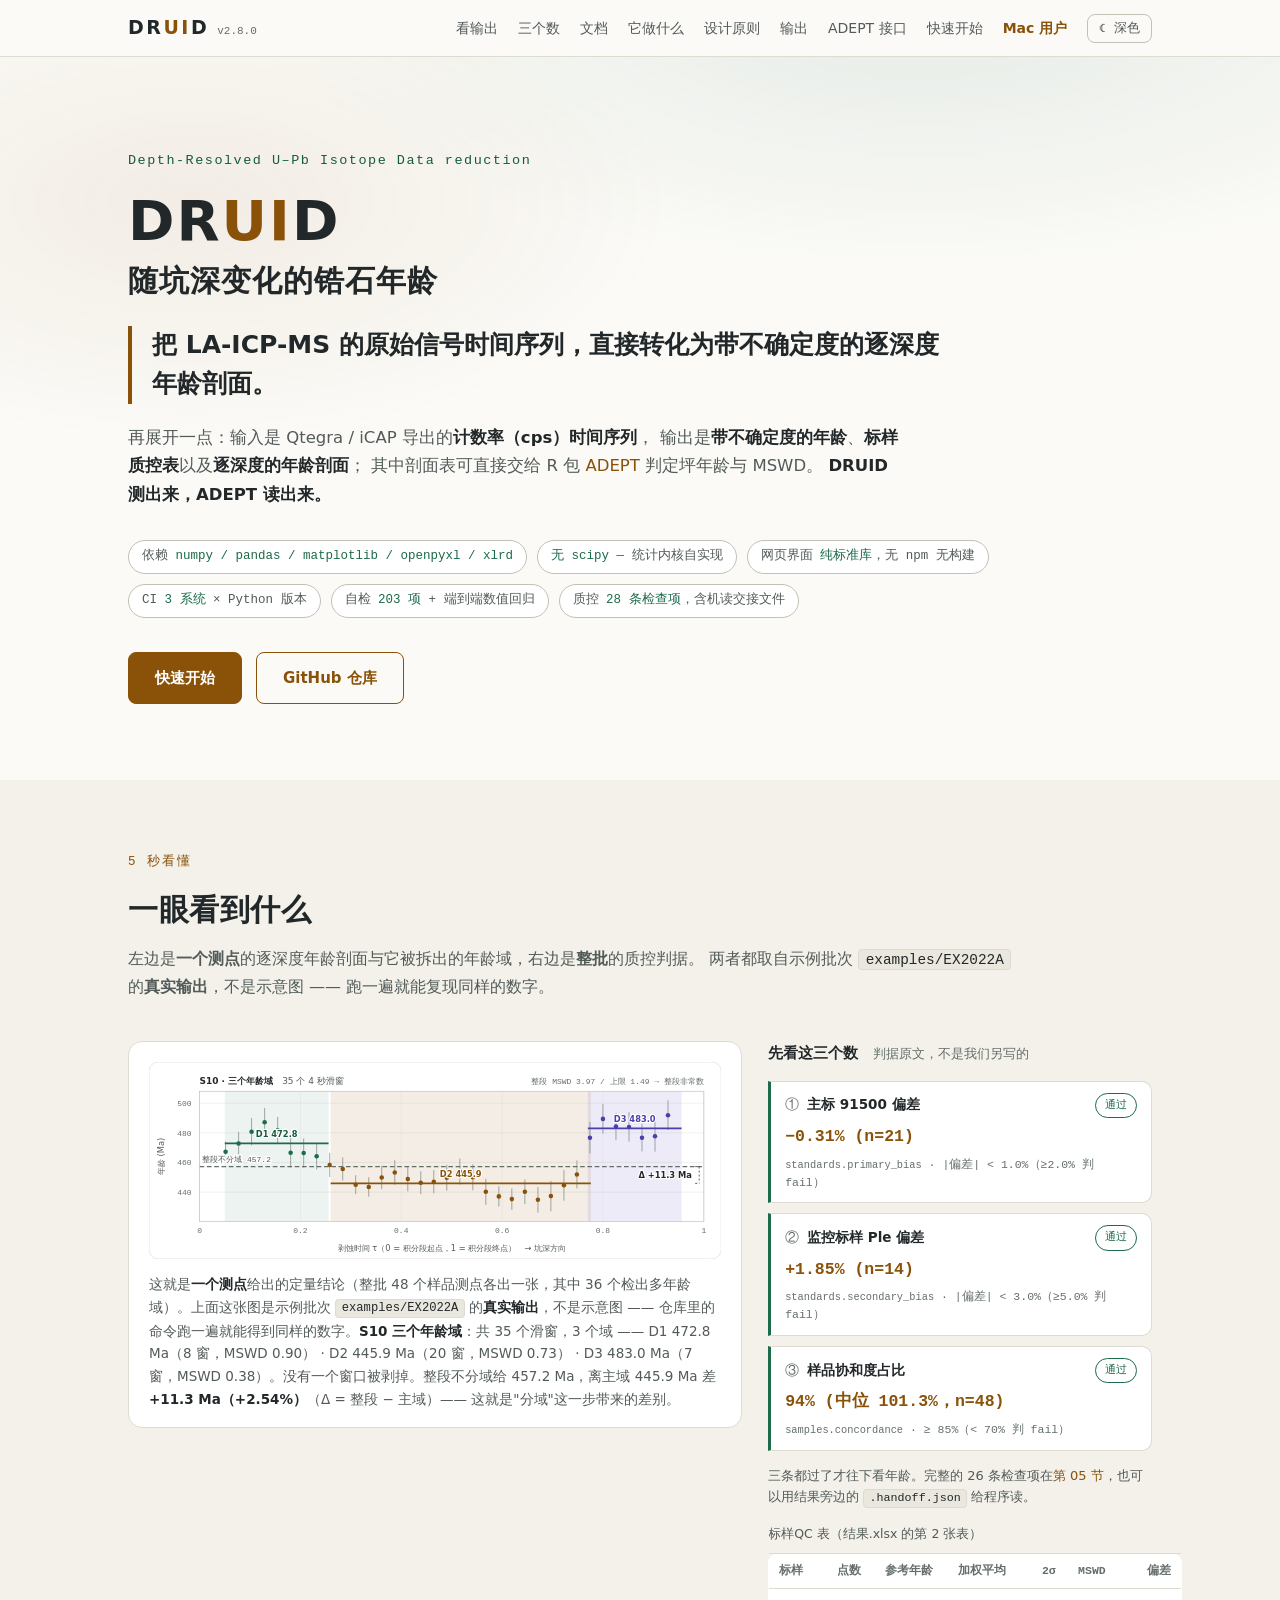
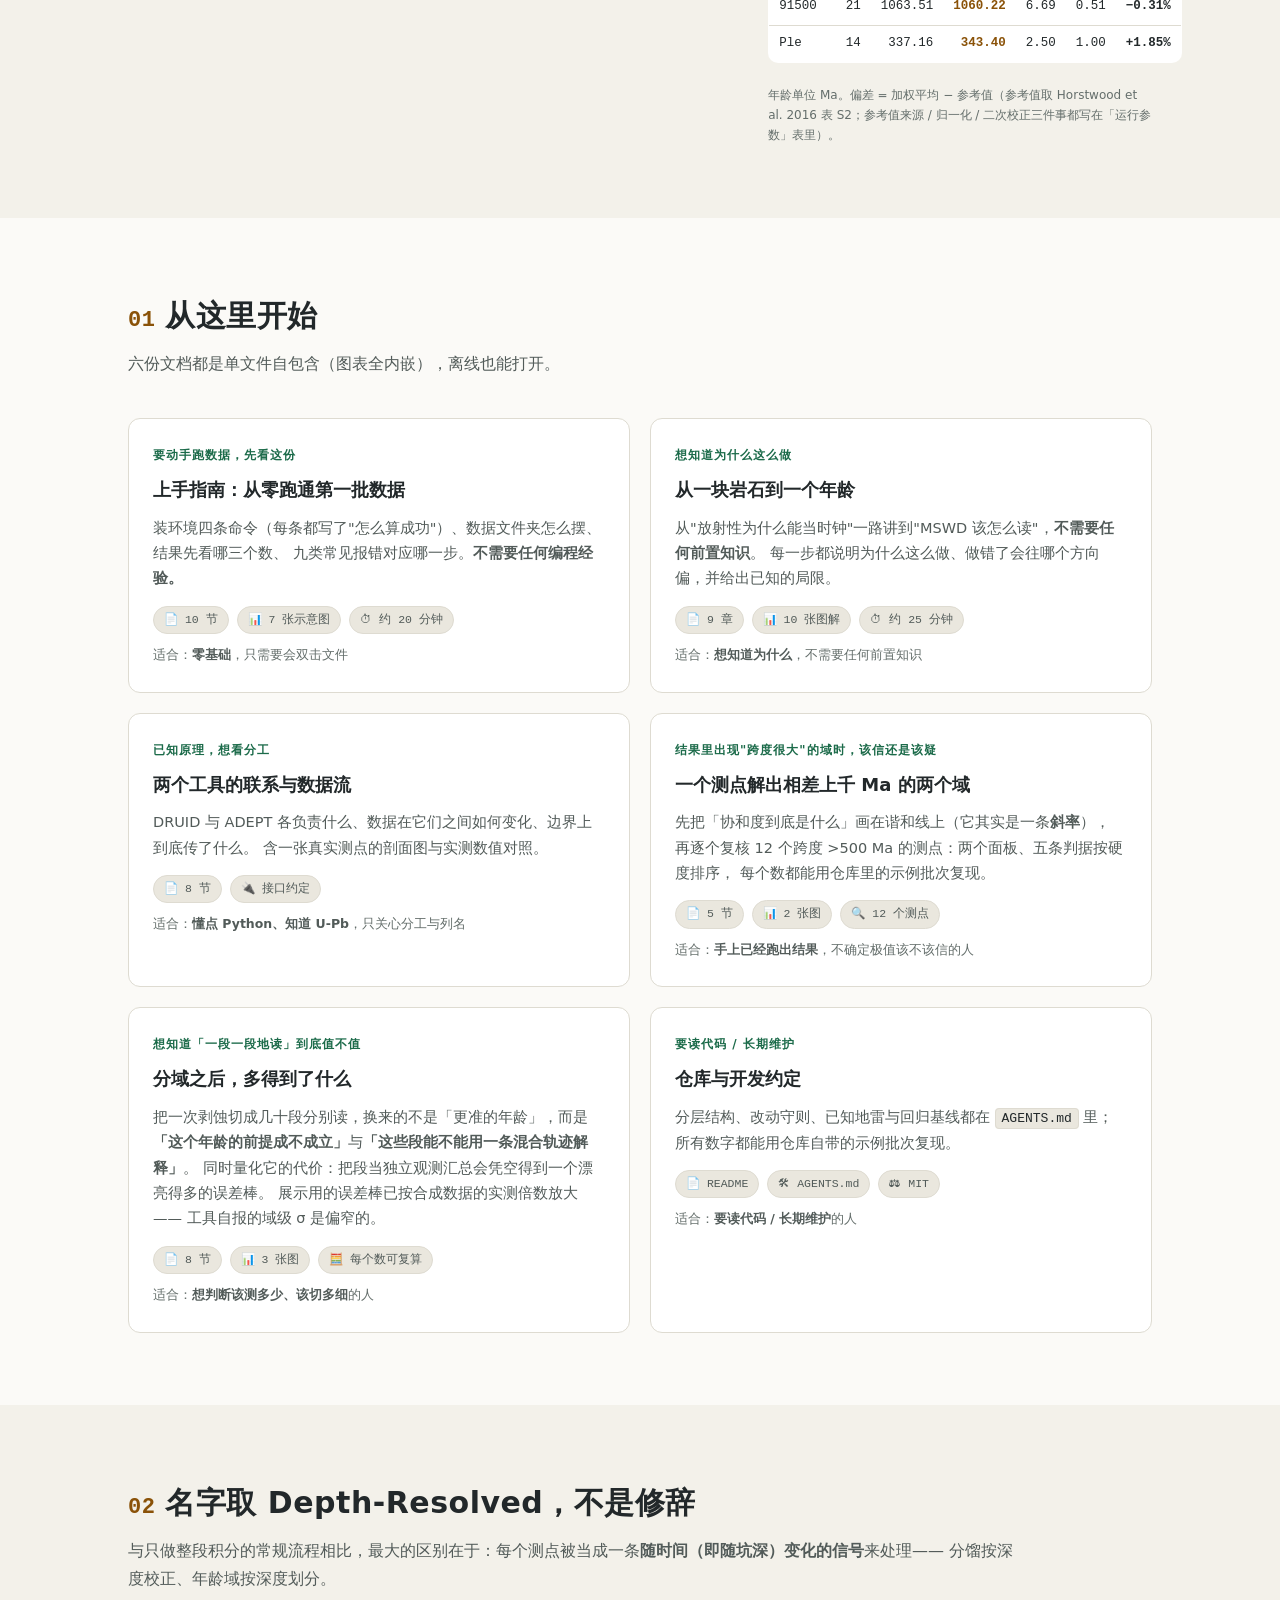
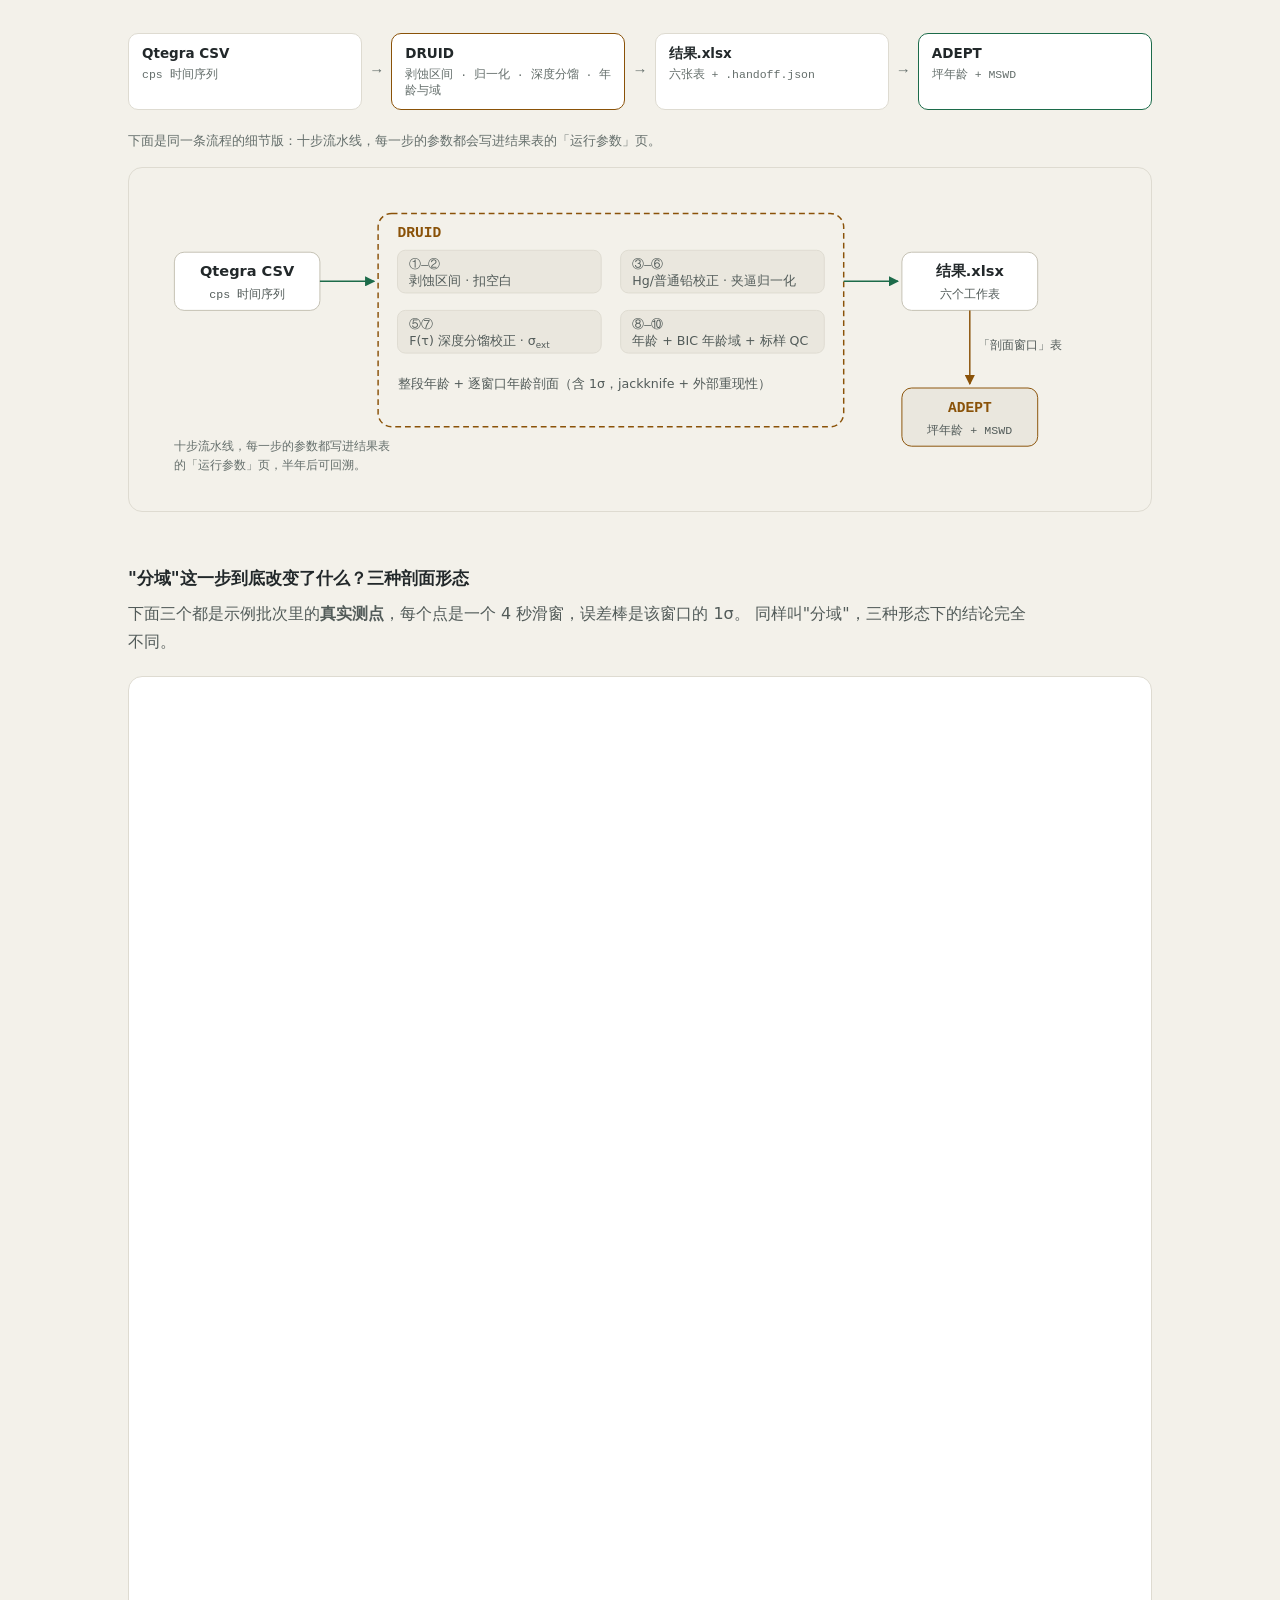
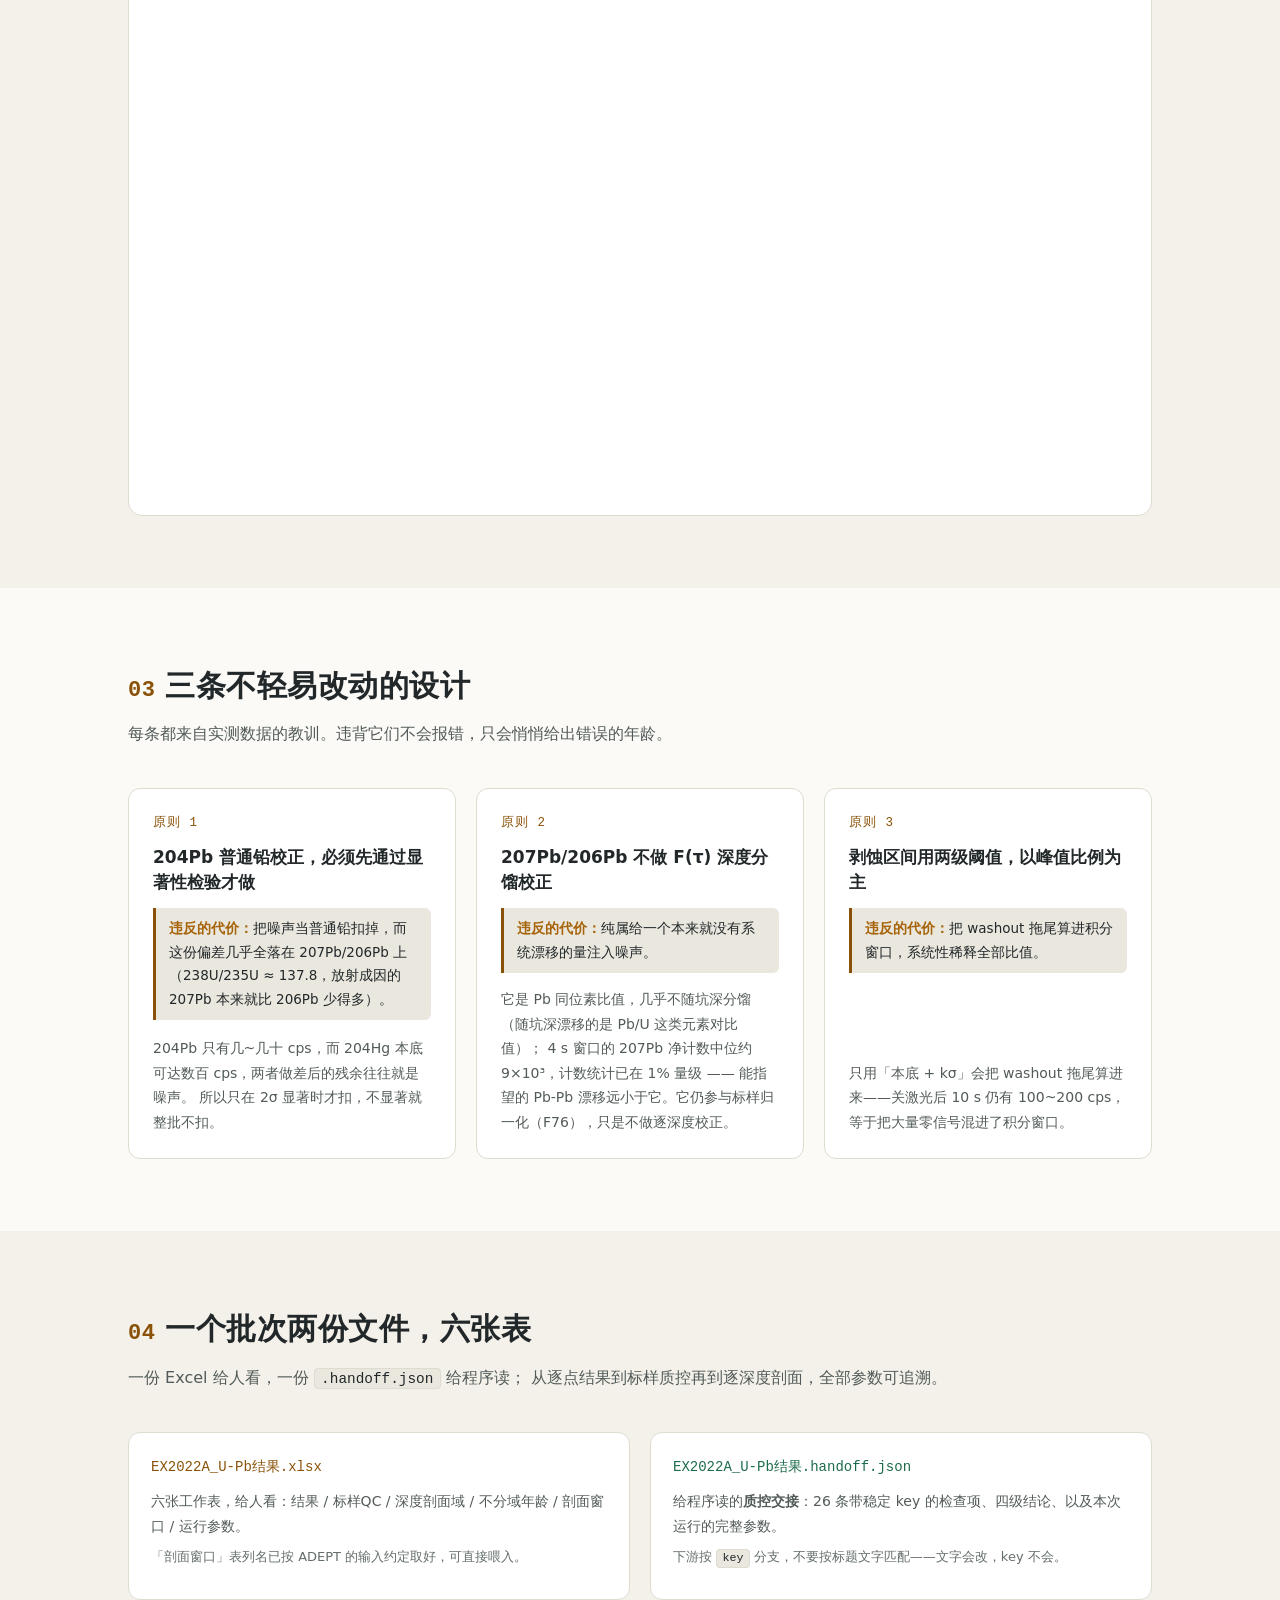
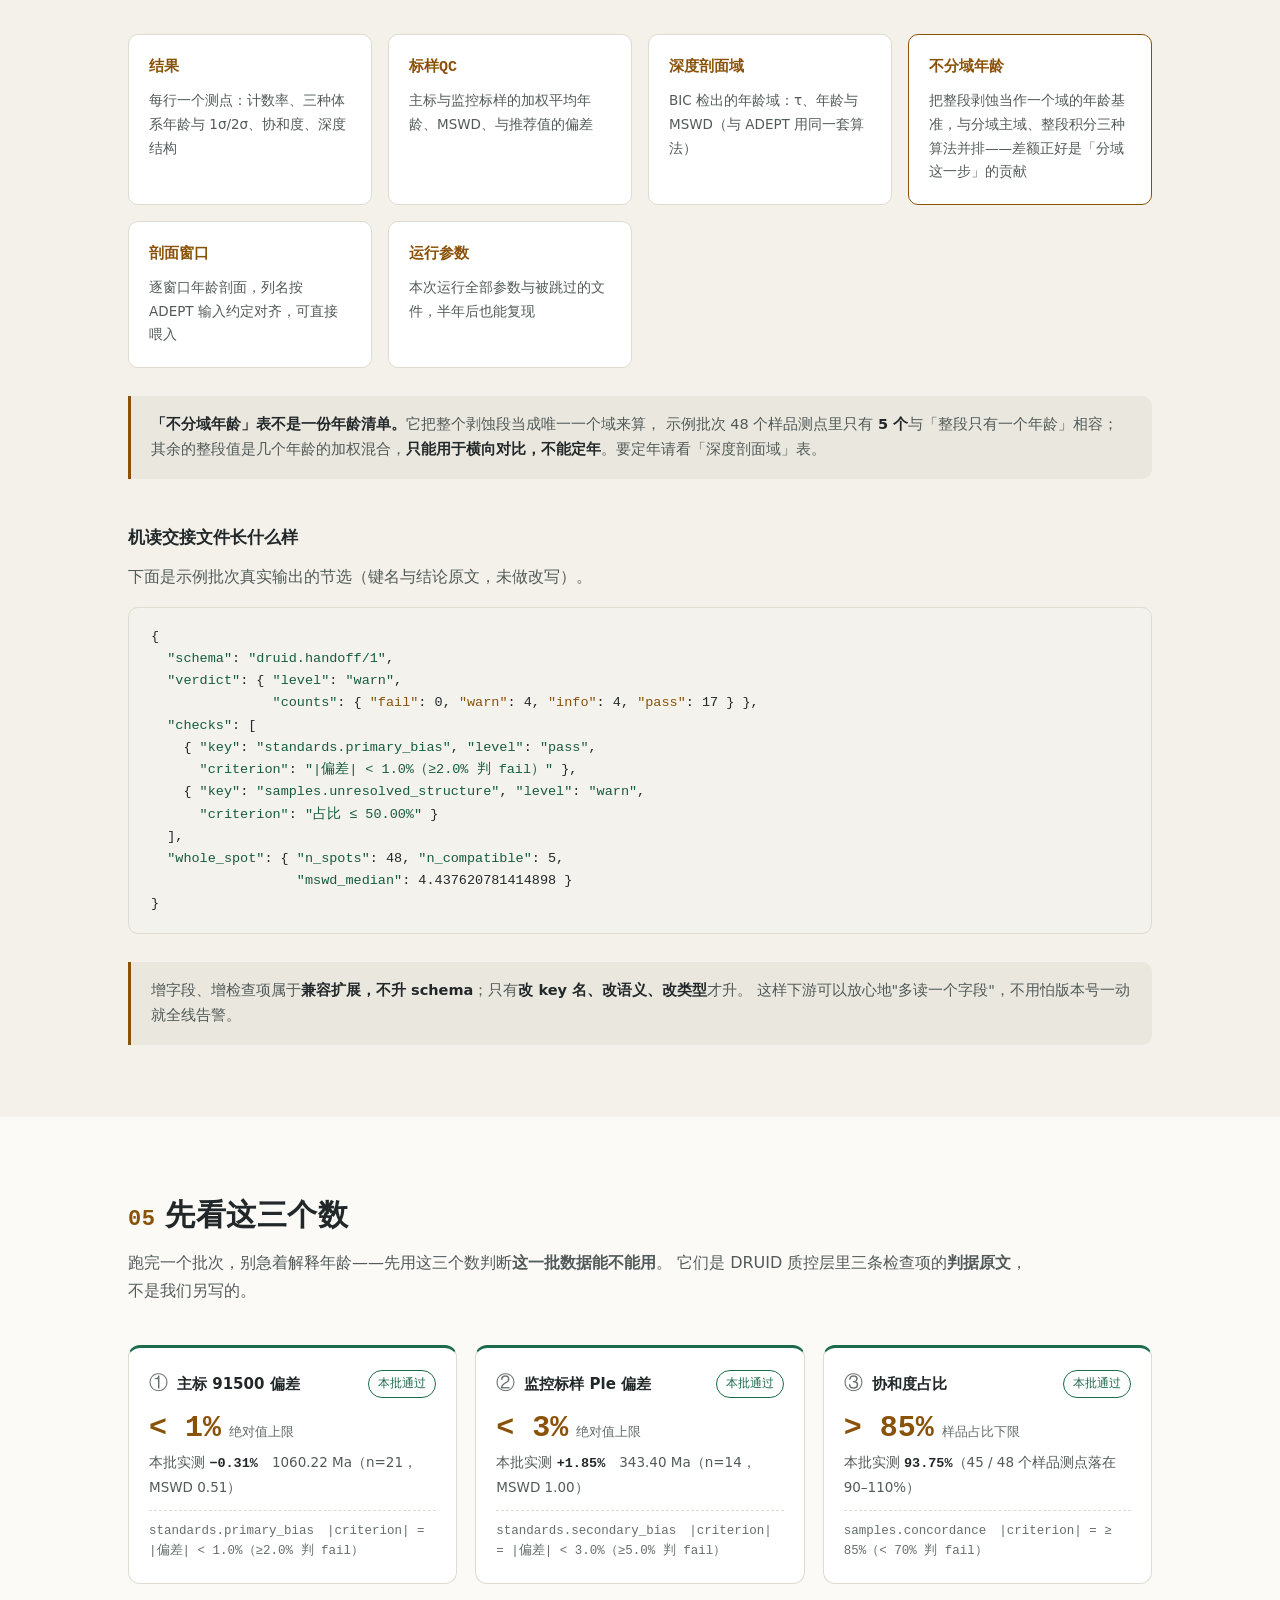
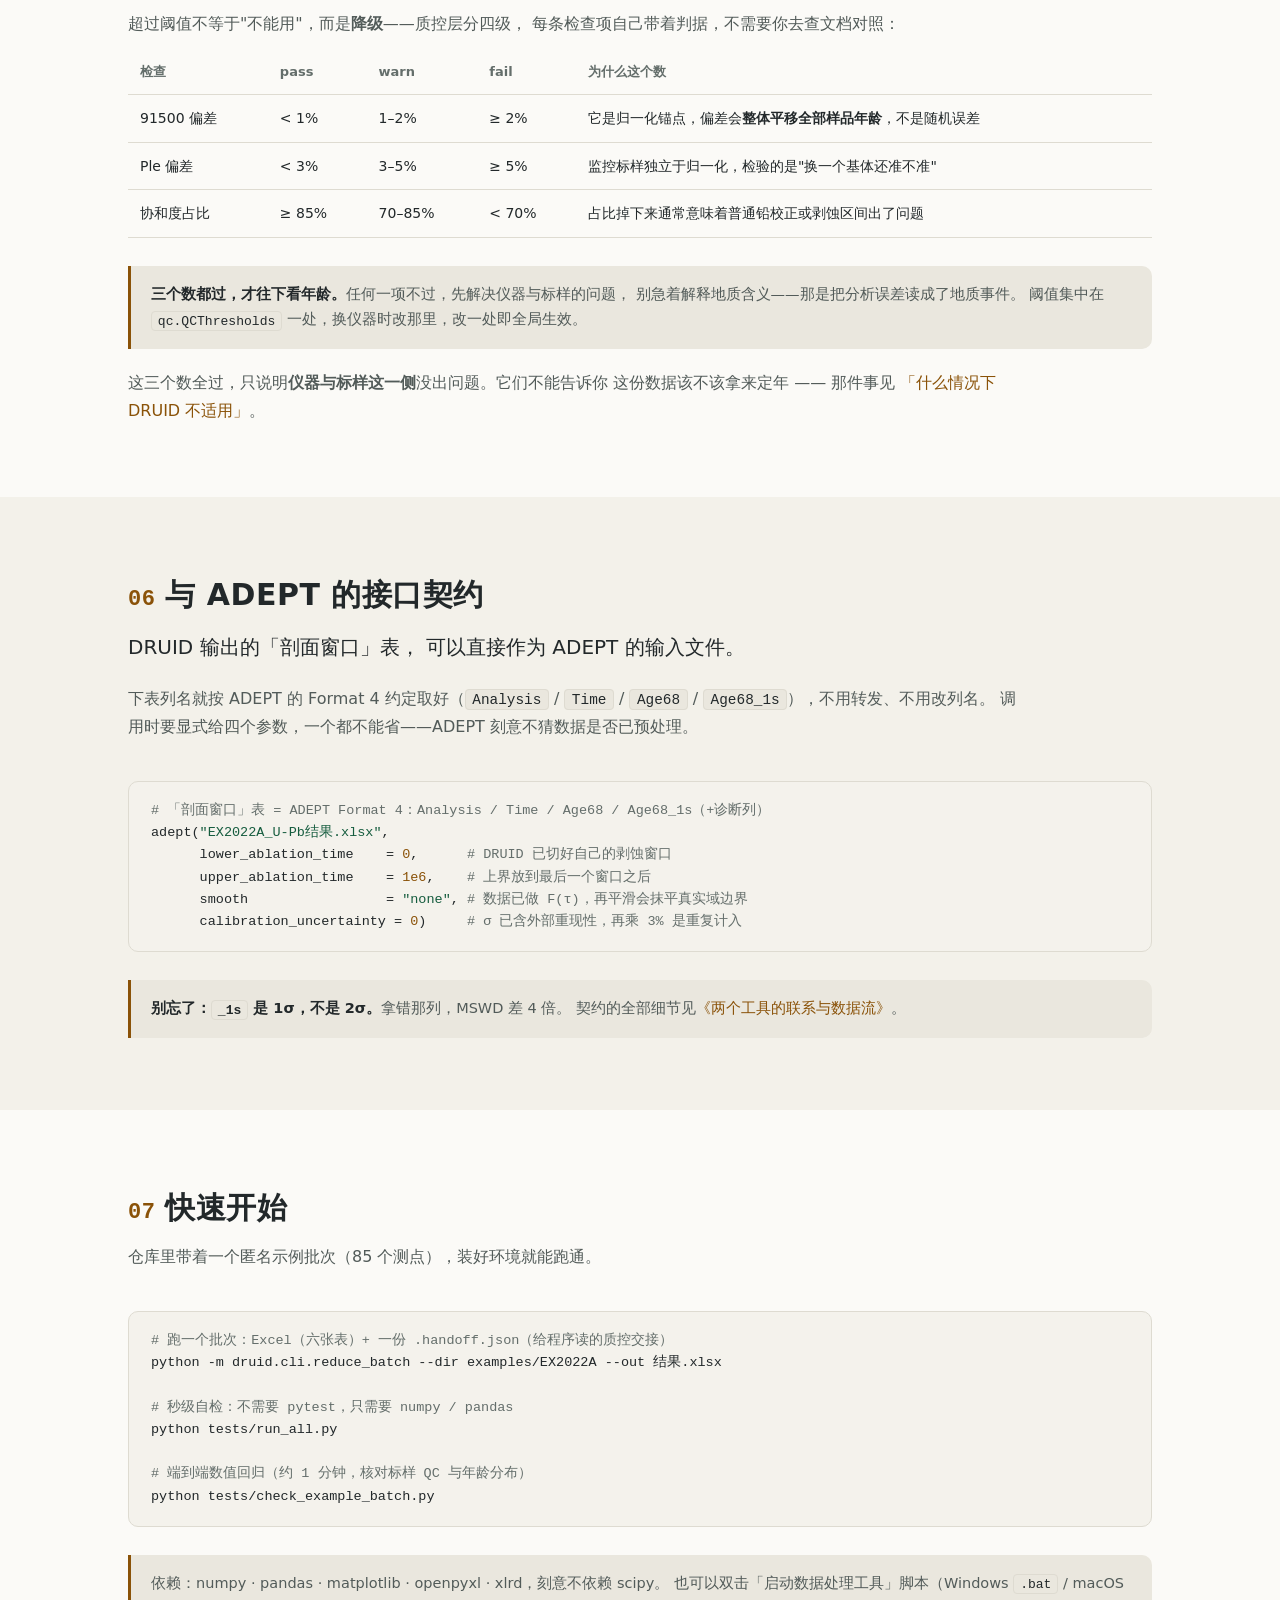
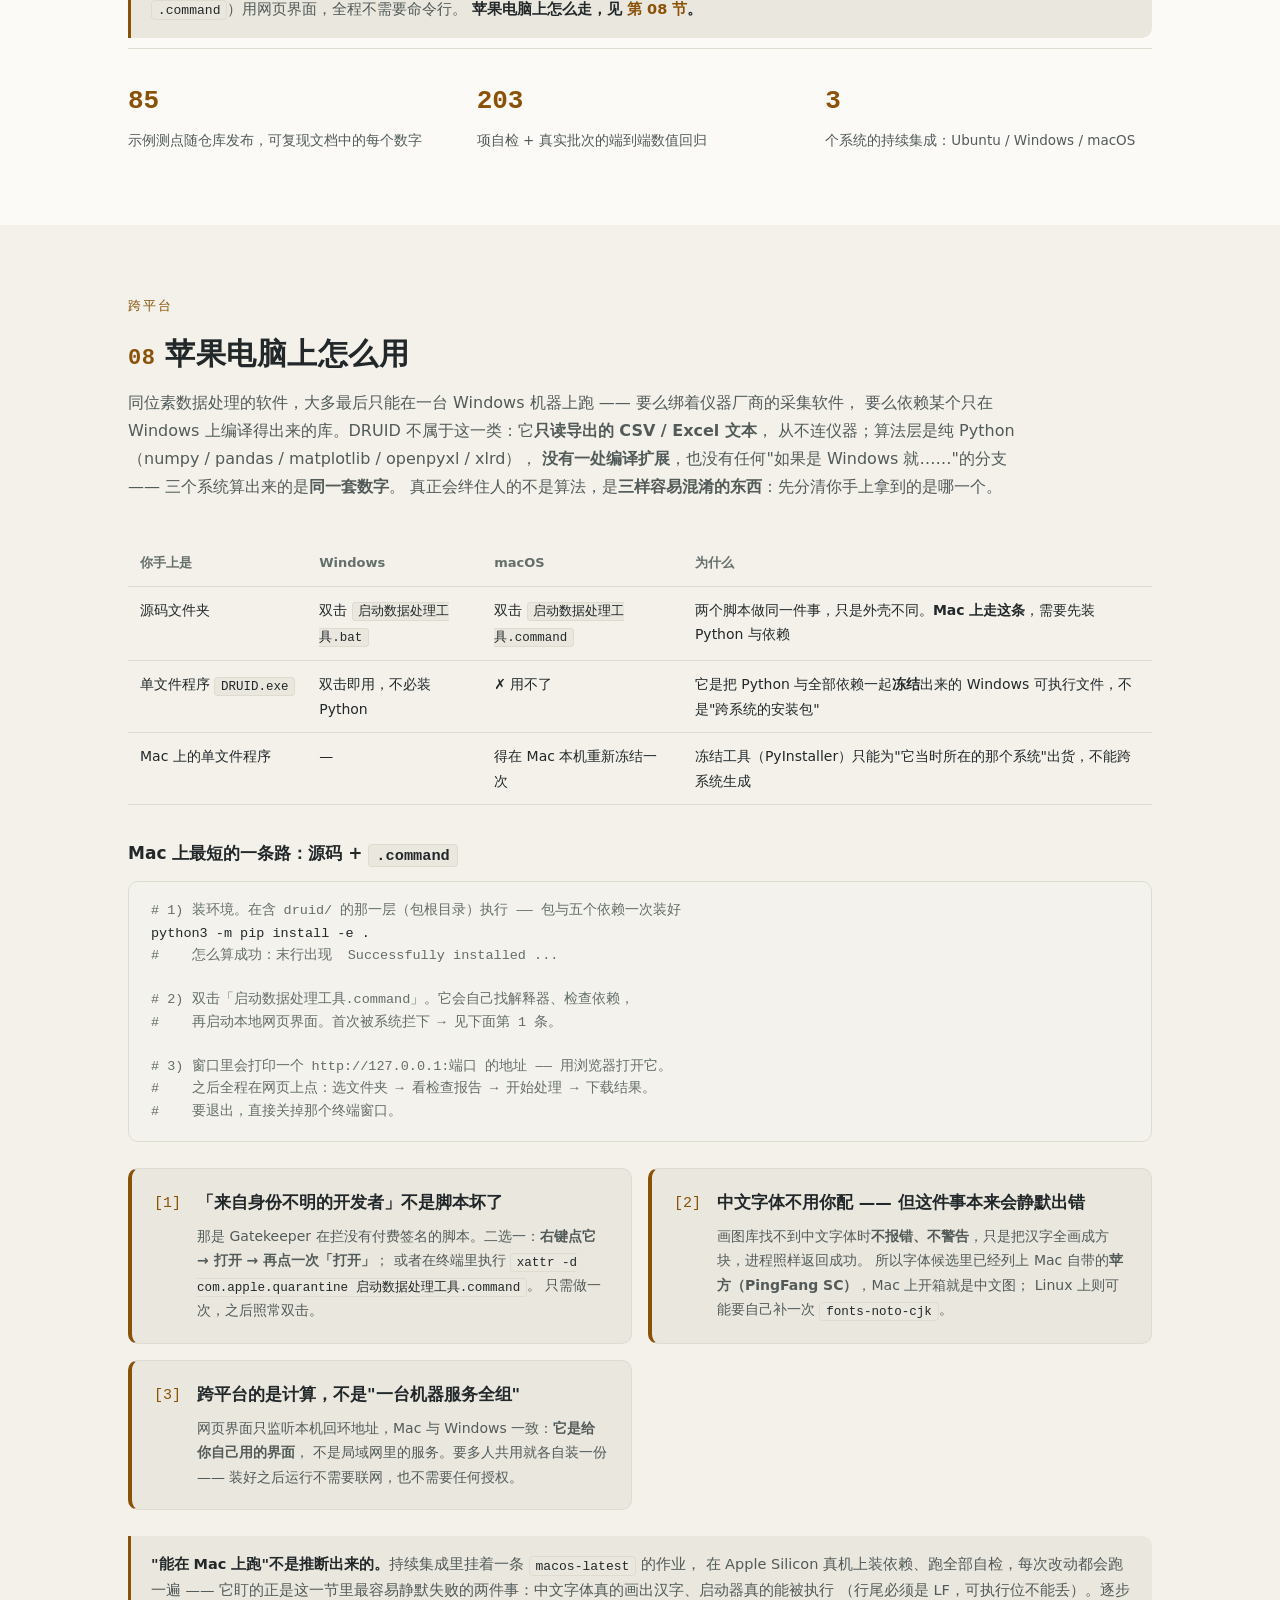
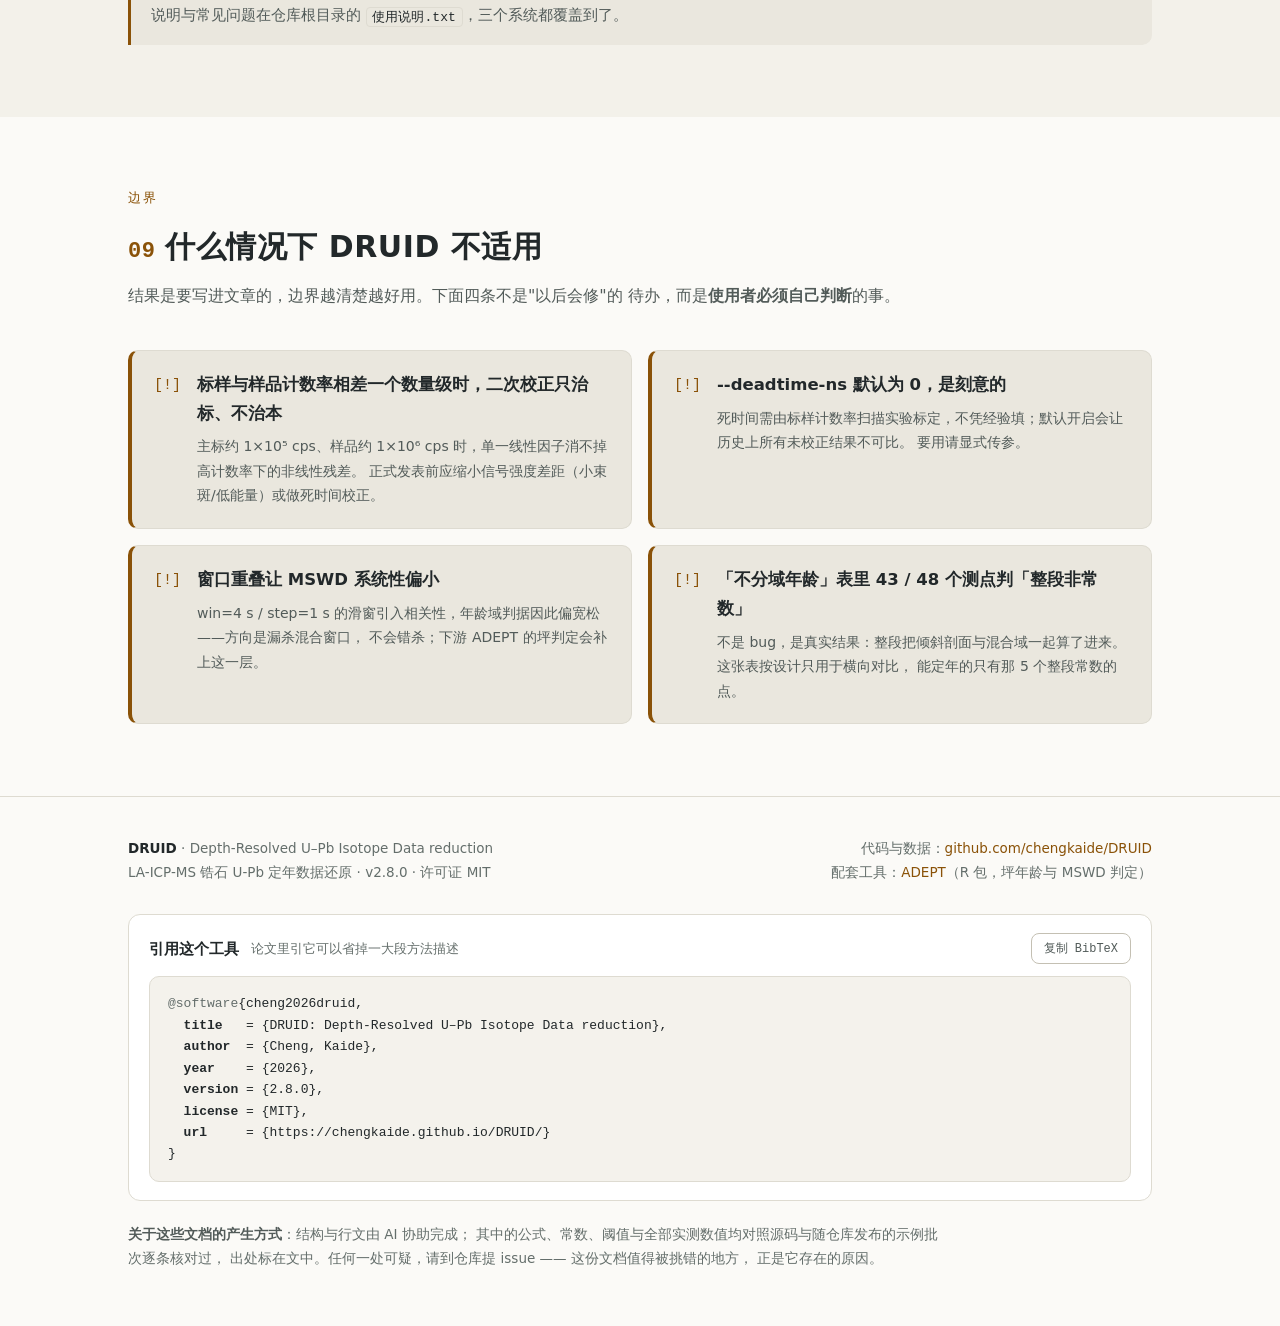
<file: docs/index.html>
<!DOCTYPE html>
<html lang="zh-CN" data-theme="dark">
<head>
<meta charset="UTF-8">
<meta name="viewport" content="width=device-width, initial-scale=1.0">
<title>DRUID — LA-ICP-MS 锆石 U-Pb 定年：从 cps 时间序列到逐深度年龄剖面</title>
<meta name="description" content="DRUID（Depth-Resolved U–Pb Isotope Data reduction）把 Qtegra/iCAP 导出的 LA-ICP-MS 原始计数率时间序列，还原成带不确定度的锆石 U-Pb 年龄、标样质控表与逐深度年龄剖面；「剖面窗口」表可直接交给 R 包 ADEPT 判定坪年龄与 MSWD。含完整质控层与机读交接文件。">
<meta name="keywords" content="DRUID, LA-ICP-MS, 锆石 U-Pb 定年, 激光剥蚀, 深度剖面, 分馏校正, 坪年龄, MSWD, ADEPT, 同位素年代学, geochronology, depth profile, 跨平台, macOS, 苹果电脑, Linux">
<meta name="author" content="chengkaide">
<meta name="robots" content="index, follow">
<link rel="canonical" href="https://chengkaide.github.io/DRUID/">
<!-- 目前只有中文页，所以 hreflang 只声明自己 + x-default。
     等真有英文版了再加 hreflang="en" —— 提前挂一个指向不存在页面的声明，
     搜索引擎只会回一句"目标无效"。 -->
<link rel="alternate" hreflang="zh-CN" href="https://chengkaide.github.io/DRUID/">
<link rel="alternate" hreflang="x-default" href="https://chengkaide.github.io/DRUID/">
<meta name="theme-color" content="#0d1512">

<!-- 社交分享：微信 / Twitter / Slack 等抓这里 -->
<meta property="og:type" content="website">
<meta property="og:site_name" content="DRUID">
<meta property="og:locale" content="zh_CN">
<meta property="og:title" content="DRUID — 随坑深变化的锆石年龄">
<meta property="og:description" content="把 LA-ICP-MS 的原始信号时间序列，直接转化为带不确定度的逐深度年龄剖面。DRUID 测出来，ADEPT 读出来。">
<meta property="og:url" content="https://chengkaide.github.io/DRUID/">
<meta property="og:image" content="https://chengkaide.github.io/DRUID/og-image.png">
<meta property="og:image:type" content="image/png">
<meta property="og:image:width" content="1200">
<meta property="og:image:height" content="630">
<meta property="og:image:alt" content="DRUID：从 cps 时间序列到逐深度年龄剖面">
<meta name="twitter:card" content="summary_large_image">
<meta name="twitter:title" content="DRUID — 随坑深变化的锆石年龄">
<meta name="twitter:description" content="把 LA-ICP-MS 的原始信号时间序列，直接转化为带不确定度的逐深度年龄剖面。">
<meta name="twitter:image" content="https://chengkaide.github.io/DRUID/og-image.png">

<link rel="icon" href="data:image/svg+xml,%3Csvg xmlns='http://www.w3.org/2000/svg' viewBox='0 0 64 64'%3E%3Crect width='64' height='64' rx='14' fill='%230d1512'/%3E%3Ctext x='32' y='45' font-family='Georgia,serif' font-size='38' font-weight='bold' fill='%23e8b04b' text-anchor='middle'%3ED%3C/text%3E%3C/svg%3E">

<!-- 结构化数据：告诉搜索引擎这是一个科研软件项目，而不是一篇普通网页 -->
<script type="application/ld+json">
{
  "@context": "https://schema.org",
  "@type": "SoftwareApplication",
  "name": "DRUID",
  "alternateName": "Depth-Resolved U–Pb Isotope Data reduction",
  "description": "把 Qtegra/iCAP 导出的 LA-ICP-MS 原始计数率时间序列还原为带不确定度的锆石 U-Pb 年龄、标样质控表与逐深度年龄剖面，「剖面窗口」表可直接交给 ADEPT 判定坪年龄与 MSWD。",
  "url": "https://chengkaide.github.io/DRUID/",
  "codeRepository": "https://github.com/chengkaide/DRUID",
  "softwareVersion": "2.8.0",
  "applicationCategory": "ScienceApplication",
  "applicationSubCategory": "Geochronology",
  "operatingSystem": "Windows, Linux, macOS (Python ≥ 3.9)",
  "programmingLanguage": "Python",
  "license": "https://opensource.org/licenses/MIT",
  "isAccessibleForFree": true,
  "keywords": "LA-ICP-MS, U-Pb, 锆石定年, 深度剖面, 分馏校正, 坪年龄, MSWD, ADEPT",
  "softwareRequirements": "numpy, pandas, matplotlib, openpyxl, xlrd（刻意不依赖 scipy）",
  "author": { "@type": "Person", "name": "chengkaide", "url": "https://github.com/chengkaide" },
  "citation": "Cheng, K. (2026). DRUID: Depth-Resolved U–Pb Isotope Data reduction (v2.8.0) [Computer software]. https://chengkaide.github.io/DRUID/",
  "maintainer": { "@type": "Person", "name": "chengkaide", "url": "https://github.com/chengkaide" }
}
</script>

<style>
:root{
  /* ── 深色（默认，品牌色）──────────────────────────────────────── */
  --bg:#0d1512; --bg2:#111d18; --bg3:#16241e; --card:#132019;
  --line:#26402f; --line2:#35573f;
  --txt:#e6f0e9; --dim:#9db8a8; --faint:#6d8a79;
  --acc:#e8b04b; --acc2:#f2c86d; --grn:#5fb87a; --grn2:#8fd4a4;
  /* 第三个年龄域的配色：绿、黄之外再来一种，保证三联图里三个域分得开。
     深色主题用浅紫（在 #132019 上对比 8.6:1），浅色主题换成深紫（在 #fff 上 7.4:1）。 */
  --vio:#a394f0;
  --code-bg:#0a120e; --btn-ink:#171108; --nav-bg:rgba(13,21,18,.88);
  --hero-a:rgba(95,184,122,.14); --hero-b:rgba(232,176,75,.10);
}
/* ── 浅色：与其它文档页同一套暖纸底色，切换时不跳戏 ────────────────
   对比度已逐项算过（正文 14.3:1、次要 6.6:1、最淡的小字 5.1:1，
   链接 6.1:1），全部 ≥ WCAG AA 的 4.5:1。改色时请重新算一遍。 */
:root[data-theme=light]{
  --bg:#fbfaf7; --bg2:#f3f1ea; --bg3:#eae7de; --card:#ffffff;
  --line:#dedbd1; --line2:#c4c0b3;
  --txt:#22282a; --dim:#525b59; --faint:#646e6b;
  --acc:#8a5208; --acc2:#a6630a; --grn:#1c6b4a; --grn2:#155c3e;
  --vio:#4b3fae;
  --code-bg:#f4f2ec; --btn-ink:#ffffff; --nav-bg:rgba(251,250,247,.88);
  --hero-a:rgba(28,107,74,.10); --hero-b:rgba(138,82,8,.08);
}
*{margin:0;padding:0;box-sizing:border-box}
html{scroll-behavior:smooth}
body{background:var(--bg);color:var(--txt);font-family:var(--sans);line-height:1.75;font-size:16px;
  -webkit-text-size-adjust:100%}
:root{--mono:"Cascadia Code","JetBrains Mono",Consolas,"Courier New",monospace;
      --sans:"Segoe UI","Microsoft YaHei","PingFang SC",system-ui,sans-serif}
a{color:var(--acc);text-decoration:none}
a:hover{color:var(--acc2);text-decoration:underline}
code{font-family:var(--mono);font-size:.9em;background:var(--bg3);padding:.12em .45em;
  border-radius:4px;color:var(--txt);border:1px solid var(--line)}
pre{font-family:var(--mono);background:var(--code-bg);border:1px solid var(--line);
  border-radius:10px;padding:18px 22px;overflow-x:auto;font-size:13.5px;line-height:1.65;
  color:var(--txt);-webkit-overflow-scrolling:touch}
pre .c{color:var(--faint)} pre .k{color:var(--acc)} pre .s{color:var(--grn2)}
.wrap{max-width:1080px;margin:0 auto;padding:0 28px}
section{padding:72px 0}
h2{font-size:30px;font-weight:700;letter-spacing:.5px;margin-bottom:8px}
h2 .num{color:var(--acc);font-family:var(--mono);font-size:22px;margin-right:10px}
.sub{color:var(--dim);margin-bottom:40px;font-size:16px;max-width:900px}
h3{font-size:17px}

/* 无障碍：键盘可见焦点 + 跳过导航 */
:focus-visible{outline:2.5px solid var(--acc);outline-offset:3px;border-radius:4px}
.skip{position:absolute;left:-9999px;top:0;background:var(--acc);color:var(--btn-ink);
  padding:10px 18px;z-index:99;font-weight:600}
.skip:focus{left:12px;top:12px}

/* ---- nav ---- */
nav{position:sticky;top:0;z-index:50;background:var(--nav-bg);
  backdrop-filter:blur(10px);border-bottom:1px solid var(--line)}
nav .wrap{display:flex;align-items:center;gap:20px;height:56px}
.logo{font-weight:800;font-size:19px;letter-spacing:2.5px;color:var(--txt)}
.logo b{color:var(--acc)}
.logo small{font-family:var(--mono);font-weight:400;font-size:11px;color:var(--faint);
  margin-left:8px;letter-spacing:0}
nav .links{margin-left:auto;display:flex;gap:20px;font-size:14px}
nav .links a{color:var(--dim)}
nav .links a:hover{color:var(--acc2);text-decoration:none}
#theme{border:1px solid var(--line2);background:transparent;color:var(--dim);
  font-family:var(--mono);font-size:13px;line-height:1;padding:7px 11px;border-radius:8px;
  cursor:pointer;flex-shrink:0}
#theme:hover{color:var(--acc2);border-color:var(--acc)}
@media(max-width:900px){nav .links{display:none}}
@media(max-width:900px){nav .wrap{gap:10px}}

/* ---- hero ---- */
.hero{padding:92px 0 76px;background:
  radial-gradient(1100px 480px at 72% -10%, var(--hero-a), transparent 60%),
  radial-gradient(800px 400px at 15% 20%, var(--hero-b), transparent 60%),
  var(--bg)}
.hero .en{font-family:var(--mono);font-size:13.5px;color:var(--grn2);
  letter-spacing:1.5px;margin-bottom:16px}
.hero h1{font-size:clamp(34px,6vw,56px);font-weight:800;letter-spacing:2px;line-height:1.15}
.hero h1 .em{color:var(--acc)}
/* 一句话价值主张：放在 h1 正下方，字号比正文大、比 h1 小，先于一切技术细节 */
.hero .vp{font-size:clamp(19px,2.6vw,25px);font-weight:600;line-height:1.55;
  max-width:820px;margin:26px 0 20px;color:var(--txt);
  border-left:4px solid var(--acc);padding-left:20px}
.hero .tag{font-size:16.5px;color:var(--dim);max-width:780px;margin:0 0 30px}
.hero .tag b{color:var(--txt)}
.badges{display:flex;flex-wrap:wrap;gap:10px;margin-bottom:34px}
.badge{font-family:var(--mono);font-size:12.5px;padding:5px 13px;border:1px solid var(--line2);
  border-radius:999px;color:var(--dim);background:var(--card)}
.badge i{color:var(--grn);font-style:normal}
.cta{display:flex;gap:14px;flex-wrap:wrap}
.btn{padding:12px 26px;border-radius:8px;font-weight:600;font-size:15px;
  border:1px solid var(--acc);transition:transform .2s,background .2s}
.btn:hover{text-decoration:none;transform:translateY(-2px)}
.btn.pri{background:var(--acc);color:var(--btn-ink)}
.btn.sec{background:transparent;color:var(--acc)}

/* ---- 文档卡 ---- */
.cards2{display:grid;grid-template-columns:1fr 1fr;gap:20px}
@media(max-width:860px){.cards2{grid-template-columns:1fr}}
a.doc{display:block;text-decoration:none;color:inherit;background:var(--card);
  border:1px solid var(--line);border-radius:12px;padding:26px 24px;transition:.2s}
a.doc:hover{border-color:var(--acc);transform:translateY(-3px)}
.doc .kicker{font-size:12px;font-weight:600;letter-spacing:1px;color:var(--grn);margin-bottom:8px}
.doc h3{font-size:18px;margin-bottom:10px;color:var(--txt)}
.doc p{font-size:14.5px;color:var(--dim)}
.doc .meta{margin-top:14px;font-size:12.5px;color:var(--faint);font-family:var(--mono)}

/* ---- 图 ---- */
.pipe,.figbox{background:var(--bg2);border:1px solid var(--line);border-radius:14px;
  padding:26px;margin-top:14px}
.figbox{background:var(--card)}
.flow,.fig{width:100%;height:auto;display:block}
/* 窄屏：SVG 等比缩到 1/3 时轴上的字只剩 4px 高，等于没有图。
   改成横向滚动，保一个能读的最小宽度。 */
.figscroll{overflow-x:auto;overflow-y:hidden;-webkit-overflow-scrolling:touch}
.figscroll-hint{display:none;color:var(--faint);font-size:12.5px;margin-top:10px;
  font-family:var(--mono)}
@media(max-width:760px){
  .figscroll .fig,.figscroll .flow{min-width:680px}
  .figscroll-hint{display:block}
}
.flow .fl-node{fill:var(--card);stroke:var(--line2)}
.flow .fl-box{fill:var(--bg3);stroke:var(--line)}
.flow .fl-accbox{fill:var(--bg3);stroke:var(--acc)}
.flow .fl-zone{fill:none;stroke:var(--acc);stroke-width:1.5;stroke-dasharray:6 4}
.flow .fl-ar{fill:var(--grn)}
.flow .fl-ar2{fill:var(--acc)}
.flow .fl-line{stroke:var(--grn);stroke-width:1.5}
.flow .fl-line-acc{stroke:var(--acc);stroke-width:1.5}
.flow text{font-family:var(--sans)}
.flow .fl-t{fill:var(--txt);font-size:15px;font-weight:600}
.flow .fl-body{fill:var(--dim);font-size:13px}
.flow .fl-lbl{fill:var(--dim);font-family:var(--mono);font-size:12px}
.flow .fl-f{fill:var(--faint);font-size:12.5px}
.flow .fl-acc-t{fill:var(--acc);font-size:15px;font-weight:700;font-family:var(--mono)}
.fig .fig-bg{fill:var(--card);stroke:var(--line)}
.fig .fig-frame{fill:none;stroke:var(--line2)}
.fig .fig-grid{stroke:var(--line);stroke-width:.7;opacity:.8}
.fig .fig-tick{fill:var(--faint);font-family:var(--mono);font-size:12px}
.fig .fig-axis{fill:var(--dim);font-size:12.5px;font-family:var(--sans)}
.fig .fig-ebar{stroke:var(--dim);stroke-width:1.1;opacity:.7}
.fig .fig-ebar-off{stroke:var(--faint);stroke-width:1;opacity:.4}
.fig .dot-D1{fill:var(--grn)}
.fig .dot-D2{fill:var(--acc)}
.fig .fig-dot-off{fill:none;stroke:var(--faint);stroke-width:1.3}
.fig .band-D1{fill:var(--grn);opacity:.08}
.fig .band-D2{fill:var(--acc);opacity:.10}
.fig .solid-D1{stroke:var(--grn);stroke-width:2.6}
.fig .solid-D2{stroke:var(--acc);stroke-width:2.6}
.fig .txt-D1{fill:var(--grn2);font-size:12.5px;font-weight:600;font-family:var(--sans)}
.fig .txt-D2{fill:var(--acc);font-size:12.5px;font-weight:600;font-family:var(--sans)}
.fig .dot-D3{fill:var(--vio)}
.fig .band-D3{fill:var(--vio);opacity:.10}
.fig .solid-D3{stroke:var(--vio);stroke-width:2.6}
.fig .txt-D3{fill:var(--vio);font-size:12.5px;font-weight:600;font-family:var(--sans)}
/* 三联图的面板标题：左边是形态，右边是整段判据，共用一行 */
.fig .fig-cap{fill:var(--txt);font-size:13.5px;font-weight:600;font-family:var(--sans)}
.fig .fig-num{fill:var(--acc);font-family:var(--mono);font-weight:700}
.fig .fig-cap-sub{fill:var(--dim);font-weight:400}
.fig .fig-sub{fill:var(--faint);font-size:12px;font-family:var(--mono)}
.fig .fig-whole{stroke:var(--faint);stroke-width:1.8}
.fig .fig-off-note{fill:var(--faint);font-size:12px;font-family:var(--sans)}
/* 域标签与过渡带注记会被数据点穿过去。描一圈面板底色的边（paint-order 让描边在字形下），
   等于给文字压出一条可读的缝 —— 比挪位置稳，因为点在哪是数据决定的。 */
.fig .txt-D1,.fig .txt-D2,.fig .txt-D3,.fig .fig-off-note{
  stroke:var(--card);stroke-width:3.5;paint-order:stroke fill;stroke-linejoin:round}
/* 图例放在图**下方**的 HTML 里。画进坐标系内一定会压住某个角上的数据 ——
   实测图例放右上角正好盖掉 D2 那 3 个高年龄窗口。 */
.figlegend{list-style:none;display:grid;grid-template-columns:repeat(auto-fit,minmax(250px,1fr));
  gap:12px 26px;margin:18px 0 0;padding:16px 18px;background:var(--bg2);
  border:1px solid var(--line);border-radius:10px}
.figlegend b{color:var(--txt);font-family:var(--mono);font-size:13.5px;font-weight:600;
  white-space:nowrap}
.figlegend em{color:var(--faint);font-size:12.5px;font-style:normal}
/* 三联图的图例：第一行"怎么读"，之后每个测点一行。
   序号写进 <b> 里 —— 单独放一个元素（<i>）时它会被挤到上一行，因为 li 是 block。 */
.figlegend li.key{grid-column:1/-1;display:block;color:var(--dim);font-size:13px;line-height:1.7}
.figlegend li.key span.k{display:inline-block;margin:3px 20px 3px 0}
.figlegend li.case{grid-column:1/-1;display:block;margin-top:15px;padding-top:14px;
  border-top:1px dashed var(--line)}
.figlegend li.case b{white-space:normal}
.figlegend li.case em{display:block;margin-top:4px;line-height:1.65}
.figlegend i{display:inline-block;vertical-align:-1px;margin-right:5px}
i.sw-whole{width:18px;height:0;border-top:2px dashed var(--faint)}
i.sw-d1{width:18px;height:4px;border-radius:2px;background:var(--grn)}
i.sw-d2{width:18px;height:4px;border-radius:2px;background:var(--acc)}
i.sw-d3{width:18px;height:4px;border-radius:2px;background:var(--vio)}
i.sw-off{width:11px;height:11px;border-radius:50%;border:1.4px solid var(--faint)}
figcaption{color:var(--dim);font-size:14px;margin-top:16px;line-height:1.7}
figcaption b{color:var(--txt)}

/* ---- 设计原则 ---- */
.cards{display:grid;grid-template-columns:repeat(3,1fr);gap:20px}
@media(max-width:900px){.cards{grid-template-columns:1fr}}
.card{background:var(--card);border:1px solid var(--line);border-radius:12px;
  padding:24px;transition:.2s;display:flex;flex-direction:column}
.card:hover{border-color:var(--line2);transform:translateY(-3px)}
.card .no{font-family:var(--mono);color:var(--acc);font-size:12.5px;margin-bottom:10px;
  letter-spacing:1px}
/* 原则的标题 = 一句加粗的判断句，可扫描 */
.card h3{font-size:17px;line-height:1.5;margin-bottom:12px;color:var(--txt)}
.card .cost{font-size:13.5px;color:var(--txt);background:var(--bg3);border-left:3px solid var(--acc);
  border-radius:0 6px 6px 0;padding:9px 13px;margin-bottom:14px}
.card .cost b{color:var(--acc2)}
.card p.det{font-size:14px;color:var(--dim);margin-top:auto}

/* ---- 输出 ---- */
.outgrid{display:grid;grid-template-columns:repeat(auto-fit,minmax(200px,1fr));gap:16px}
.out{background:var(--card);border:1px solid var(--line);border-radius:10px;padding:20px}
.out h4{font-family:var(--mono);font-size:15px;color:var(--acc);margin-bottom:8px}
.out p{font-size:13.5px;color:var(--dim)}
.out.hi{border-color:var(--acc)}
.notebox{border-left:3px solid var(--acc);background:var(--bg3);padding:16px 20px;
  border-radius:0 10px 10px 0;margin-top:28px;font-size:14.5px;color:var(--dim)}
.notebox b{color:var(--txt)}
.files{display:grid;grid-template-columns:1fr 1fr;gap:20px;margin-bottom:34px}
@media(max-width:860px){.files{grid-template-columns:1fr}}
.filecard{background:var(--card);border:1px solid var(--line);border-radius:12px;padding:22px}
.filecard .fn{font-family:var(--mono);font-size:14px;color:var(--acc);margin-bottom:10px}
.filecard .fn2{font-family:var(--mono);font-size:14px;color:var(--grn);margin-bottom:10px}
.filecard p{font-size:14px;color:var(--dim);margin-bottom:8px}

/* ---- 三个数（独立模块）---- */
.gate{display:grid;grid-template-columns:repeat(3,1fr);gap:18px;margin-bottom:26px}
@media(max-width:900px){.gate{grid-template-columns:1fr}}
.gcard{background:var(--card);border:1px solid var(--line);border-radius:12px;padding:22px 20px;
  border-top:3px solid var(--line2)}
.gcard.pass{border-top-color:var(--grn)}
.gcard.warn{border-top-color:var(--acc)}
.gtop{display:flex;align-items:center;gap:9px;margin-bottom:14px;flex-wrap:wrap}
.gn{font-family:var(--mono);font-size:19px;color:var(--faint);line-height:1}
.gname{font-size:15px;font-weight:600;color:var(--txt)}
.gpill{margin-left:auto;font-family:var(--mono);font-size:11.5px;padding:3px 9px;
  border-radius:999px;border:1px solid var(--line2);color:var(--dim)}
.gpill.pass{border-color:var(--grn);color:var(--grn)}
.gval{display:flex;align-items:baseline;gap:8px;margin-bottom:6px;flex-wrap:nowrap}
.gval b{font-family:var(--mono);font-size:30px;font-weight:700;color:var(--acc);line-height:1.1;
  white-space:nowrap}
.gval span{font-size:13px;color:var(--faint)}
.gmeas{font-size:13.5px;color:var(--dim)}
.gmeas b{font-family:var(--mono);color:var(--txt);font-weight:600}
.gcri{font-size:12.5px;color:var(--faint);font-family:var(--mono);margin-top:10px;
  line-height:1.6;border-top:1px dashed var(--line);padding-top:10px}
.gtable{width:100%;border-collapse:collapse;font-size:14px;margin-top:8px}
.gtable th,.gtable td{border-bottom:1px solid var(--line);padding:11px 12px;text-align:left;
  vertical-align:top}
.gtable th{font-size:13px;color:var(--faint);font-weight:600;white-space:nowrap}
.gtable td:first-child{white-space:nowrap;color:var(--txt)}
.gtable code{font-size:12.5px}
@media(max-width:700px){
  .gtable,.gtable thead,.gtable tbody,.gtable th,.gtable td,.gtable tr{display:block}
  .gtable thead{display:none}
  .gtable tr{border:1px solid var(--line);border-radius:10px;margin-bottom:12px;padding:6px 4px}
  .gtable td{border:none;padding:6px 12px}
  .gtable td::before{content:attr(data-th) "　";color:var(--faint);font-size:12.5px}
}

/* ---- 限制 ---- */
.limit{display:flex;gap:16px;background:var(--card);border:1px solid var(--line);
  border-radius:10px;padding:20px 22px;margin-bottom:16px}
.limit .ic{color:var(--acc);font-family:var(--mono);font-size:15px;flex-shrink:0;padding-top:2px}
.limit h4{font-size:15.5px;margin-bottom:6px}
.limit p{font-size:14px;color:var(--dim)}

/* ---- facts ---- */
.facts{display:grid;grid-template-columns:repeat(3,1fr);gap:22px;border-top:1px solid var(--line);
  padding-top:30px;margin-top:10px}
@media(max-width:720px){.facts{grid-template-columns:1fr}}
.fact .n{font-size:26px;font-weight:700;color:var(--acc);font-family:var(--mono)}
.fact .d{font-size:13.5px;color:var(--dim);margin-top:4px}

/* ---- footer ---- */
footer{border-top:1px solid var(--line);padding:40px 0 56px;color:var(--faint);font-size:13.5px}
footer .row{display:flex;justify-content:space-between;flex-wrap:wrap;gap:16px}

/* 滚动淡入 */
.rv{opacity:0;transform:translateY(18px);transition:opacity .6s ease,transform .6s ease}
.rv.in{opacity:1;transform:none}
/* 尊重系统的"减少动态效果"偏好 */
@media (prefers-reduced-motion: reduce){
  html{scroll-behavior:auto}
  .rv{opacity:1;transform:none;transition:none}
  a.doc:hover,.card:hover,.btn:hover{transform:none}
}

/* ═══ 首屏「一眼看到什么」 ══════════════════════════════════════════════
   左边那张图和右边那张表都是 tools/gen_docs_preview.py 现算出来的，
   数字全部来自示例批次 EX2022A 的真实输出。**不要手改那两个标记之间的内容。** */
/* hero 的中文名单独一行：h1 只留项目名，中文当副标题 ——
   原来挤在 h1 里靠 <br> 断行，窄屏上两行的间距会随字号一起放大。 */
.hero .cn{font-size:clamp(20px,3.2vw,30px);font-weight:700;letter-spacing:1px;
  color:var(--txt);line-height:1.3;margin-top:8px}
.eyebrow{font-family:var(--mono);font-size:12.5px;letter-spacing:2px;color:var(--acc);
  margin-bottom:10px}
.pv{display:grid;grid-template-columns:minmax(0,1.6fr) minmax(0,1fr);gap:26px;align-items:start}
@media(max-width:1040px){.pv{grid-template-columns:1fr}}
figure.pvfig{margin:0;background:var(--card);border:1px solid var(--line);border-radius:14px;
  padding:20px 20px 16px}
figure.pvfig figcaption{margin-top:14px;font-size:13.5px}
.pvside{display:flex;flex-direction:column;gap:14px;min-width:0}
.pvhead{font-size:14.5px;font-weight:700;color:var(--txt)}
.pvhead span{font-weight:400;font-size:12.5px;color:var(--faint);font-family:var(--mono)}
.mini{display:flex;flex-direction:column;gap:10px}
.mcard{background:var(--card);border:1px solid var(--line);border-left:3px solid var(--line2);
  border-radius:0 10px 10px 0;padding:11px 14px}
.mcard.pass{border-left-color:var(--grn)}
.mcard.warn{border-left-color:var(--acc)}
.mcard.fail{border-left-color:#c8564a}
.mtop{display:flex;align-items:center;gap:8px;flex-wrap:wrap}
.mn{font-family:var(--mono);font-size:14px;color:var(--faint);line-height:1}
.mname{font-size:13.5px;font-weight:600;color:var(--txt)}
.pill{margin-left:auto;font-family:var(--mono);font-size:11px;padding:2px 9px;border-radius:999px;
  border:1px solid var(--line2);color:var(--dim);white-space:nowrap}
.pill.pass{border-color:var(--grn);color:var(--grn)}
.pill.warn{border-color:var(--acc);color:var(--acc)}
.pill.fail{border-color:#c8564a;color:#c8564a}
.mval{font-family:var(--mono);font-size:16.5px;font-weight:700;color:var(--acc);margin-top:5px}
.mcri{font-size:11.5px;color:var(--faint);font-family:var(--mono);line-height:1.55;margin-top:4px}
.mkey{background:none;border:none;padding:0;color:var(--faint)}
.pvmore{font-size:13px;color:var(--dim);line-height:1.65}
/* 标样QC 表：只在首屏出现一次，做成"像 Excel 的一小块"而不是另一种卡片 */
.qctab{width:100%;border-collapse:collapse;font-size:12.5px;font-family:var(--mono);
  background:var(--card);border:1px solid var(--line);border-radius:10px;overflow:hidden}
.qctab caption{text-align:left;font-family:var(--sans);font-size:12.5px;color:var(--dim);
  padding:0 0 8px}
.qctab th,.qctab td{padding:7px 10px;border-bottom:1px solid var(--line);text-align:right;
  white-space:nowrap}
.qctab th{color:var(--faint);font-weight:600;font-size:11.5px}
.qctab th:first-child,.qctab td:first-child{text-align:left}
.qctab tr:last-child td{border-bottom:none}
.qctab td b{color:var(--acc)}
/* 偏差的正负不做好坏色 —— 那两个颜色已经被"通过/注意"占用，
   同一个颜色在页面上表示两种意思会读错。 */
.qctab .bias-neg,.qctab .bias-pos{color:var(--txt);font-weight:600}
.qcfoot{font-size:12px;color:var(--faint);line-height:1.7;margin-top:8px}

/* ── 首屏那张图自己的两个部件 ── */
.fig .fig-whole-t{fill:var(--dim);font-size:12px;font-family:var(--mono);
  stroke:var(--card);stroke-width:3.5;paint-order:stroke fill}
.fig .fig-delta{stroke:var(--dim);stroke-width:1.4;stroke-dasharray:3 3}
.fig .fig-delta-t{fill:var(--txt);font-size:12.5px;font-weight:600;font-family:var(--sans);
  stroke:var(--card);stroke-width:3.5;paint-order:stroke fill}

/* ── 文档卡：把篇幅与时长做成 pill，另标"适合谁看" ── */
.doc .meta{display:flex;flex-wrap:wrap;gap:8px;margin-top:14px;padding:0;list-style:none}
.doc .meta li{font-family:var(--mono);font-size:11.5px;color:var(--dim);background:var(--bg3);
  border:1px solid var(--line);border-radius:999px;padding:3px 10px}
.doc .who{margin-top:10px;font-size:12.5px;color:var(--faint)}
.doc .who b{color:var(--dim)}

/* ── 限制：诚实展示边界本身就是可信度，所以给它一条明显的左边线 ── */
.limits2{display:grid;grid-template-columns:1fr 1fr;gap:16px}
@media(max-width:900px){.limits2{grid-template-columns:1fr}}
.limits2 .limit{margin-bottom:0;border-left:4px solid var(--acc);background:var(--bg3)}
.limits2 .limit h4{font-size:16.5px;color:var(--txt)}

/* ── 引用 ── */
.citebox{margin:30px 0 0;background:var(--card);border:1px solid var(--line);
  border-radius:12px;padding:18px 20px}
.citehead{display:flex;align-items:center;gap:12px;margin-bottom:12px;flex-wrap:wrap}
.citehead b{font-size:15px;color:var(--txt)}
.citehead span{font-size:12.5px;color:var(--faint)}
#copybtn{margin-left:auto;border:1px solid var(--line2);background:transparent;color:var(--dim);
  font-family:var(--mono);font-size:12px;padding:6px 12px;border-radius:8px;cursor:pointer;
  white-space:nowrap}
#copybtn:hover{color:var(--acc2);border-color:var(--acc)}
.citebox pre{margin:0;font-size:13px;padding:16px 18px}

/* ── 导航：窄屏改汉堡菜单（原来是把全部链接一起藏掉，等于没有导航） ── */
#navbtn{display:none;margin-left:auto;border:1px solid var(--line2);background:transparent;
  color:var(--dim);font-family:var(--mono);font-size:15px;line-height:1;padding:8px 12px;
  border-radius:8px;cursor:pointer;flex-shrink:0}
#navbtn:hover{color:var(--acc2);border-color:var(--acc)}
nav .links a.active{color:var(--acc);font-weight:600}
@media(max-width:1080px) and (min-width:901px){nav .links{gap:13px;font-size:13.5px}}
@media(max-width:900px){
  nav .wrap{position:relative}
  #navbtn{display:block}
  nav .links{position:absolute;left:0;right:0;top:100%;display:none;flex-direction:column;gap:0;
    margin:0;padding:8px 0 14px;background:var(--nav-bg);backdrop-filter:blur(10px);
    border-bottom:1px solid var(--line);box-shadow:0 14px 28px rgba(0,0,0,.18)}
  nav .links.open{display:flex}
  nav .links a{padding:12px 28px;font-size:15px}
}

/* ── 可读性：窄屏的代码块原来只有 13.5px，再小就不该当正文读了 ── */
@media(max-width:760px){
  pre{font-size:14px;line-height:1.8;padding:16px 16px}
  .qctab th,.qctab td{padding:6px 7px;font-size:12px}
}
pre .kn{color:var(--txt);font-weight:700}
pre .n{color:var(--acc)}
pre:focus-visible,code:focus-visible{outline:2.5px solid var(--acc);outline-offset:3px}

/* ── 高对比度：系统开了"提高对比度"就换一套变量（都算过，正文 ≥ 8:1）── */
@media (prefers-contrast: more){
  :root{--dim:#cfe0d6;--faint:#adc6b7;--line:#3d5c48;--line2:#5d8a6c;--acc:#ffc963;--acc2:#ffd98a}
  :root[data-theme=light]{--dim:#333a3c;--faint:#454f4d;--line:#a9a49a;--line2:#847e73;
    --acc:#6d3f00;--acc2:#5c3500;--grn:#0f5233;--grn2:#0d4a2e;--vio:#332a86}
}

/* ── 首屏之外那些内联 SVG 很占解析时间（三联图那一张就一千多像素高）。让浏览器
      跳过屏幕外的布局与绘制，滚到附近再算 —— 仍然保留内联，因为配色走 CSS 变量，
      抽成 <img> 就同时丢掉深浅两套主题。
      `contain-intrinsic-size` 的估值要**贴着真实高度**：估小了会让锚点跳转在
      渲染之后发生位移。第二个值写 auto，浏览器首次渲染后会记住真实尺寸。 */
#why figure.figbox{content-visibility:auto;contain-intrinsic-size:auto 1080px}
#preview figure.pvfig{content-visibility:auto;contain-intrinsic-size:auto 360px}

/* ── 流水线的"概要版"：四个大块。窄屏上不横向滚动也能知道在讲什么，
      那十步的细节仍然留在下面的 SVG 里（需要滑动的只有它）。 ── */
.flowline{display:flex;flex-wrap:wrap;align-items:stretch;gap:10px;margin:0 0 20px}
.fl-step{flex:1 1 170px;background:var(--card);border:1px solid var(--line);border-radius:10px;
  padding:10px 13px;font-size:13.5px;font-weight:600;color:var(--txt);line-height:1.4}
.fl-step em{display:block;font-style:normal;font-weight:400;font-size:11.5px;color:var(--faint);
  font-family:var(--mono);margin-top:4px}
.fl-step.core{border-color:var(--acc)}
.fl-step.adept{border-color:var(--grn)}
.fl-arw{align-self:center;color:var(--faint);font-family:var(--mono);font-size:15px}
.flowsub{font-size:13px;color:var(--faint);margin:0 0 12px}
@media(max-width:760px){.fl-arw{display:none}.fl-step{flex:1 1 100%}}
</style>

<script>
/* 主题引导：必须在首屏绘制之前跑，否则会闪一下默认深色。
   顺序是「手动选择 > 系统偏好 > 深色」。 */
(function(){
  var t = null;
  try { t = localStorage.getItem("druid-theme"); } catch(e) {}
  if (t !== "light" && t !== "dark") {
    t = (window.matchMedia && window.matchMedia("(prefers-color-scheme: light)").matches)
        ? "light" : "dark";
  }
  document.documentElement.setAttribute("data-theme", t);
})();
</script>
</head>
<body>

<a class="skip" href="#main">跳到正文</a>

<nav aria-label="主导航"><div class="wrap">
  <div class="logo">DR<b>UI</b>D<small>v2.8.0</small></div>
  <div class="links" id="navlinks">
    <a href="#preview">看输出</a><a href="#gate">三个数</a><a href="#docs">文档</a>
    <a href="#why">它做什么</a><a href="#principles">设计原则</a><a href="#output">输出</a>
    <a href="#adept">ADEPT 接口</a><a href="#start">快速开始</a><a href="#mac">Mac 用户</a>
  </div>
  <button id="navbtn" type="button" aria-expanded="false" aria-controls="navlinks"
          aria-label="展开导航菜单">☰</button>
  <button id="theme" type="button" aria-label="切换深色 / 浅色主题">◐ 主题</button>
</div></nav>

<header class="hero"><div class="wrap">
  <div class="en">Depth-Resolved U–Pb Isotope Data reduction</div>
  <h1>DR<span class="em">UI</span>D</h1>
  <p class="cn">随坑深变化的锆石年龄</p>

  <!-- 一句话价值主张：先说"解决了什么"，再说"怎么做" -->
  <p class="vp">把 LA-ICP-MS 的原始信号时间序列，直接转化为带不确定度的逐深度年龄剖面。</p>

  <p class="tag">再展开一点：输入是 Qtegra / iCAP 导出的<b>计数率（cps）时间序列</b>，
    输出是<b>带不确定度的年龄</b>、<b>标样质控表</b>以及<b>逐深度的年龄剖面</b>；
    其中剖面表可直接交给 R 包 <a href="https://github.com/chengkaide/ADEPT">ADEPT</a> 判定坪年龄与 MSWD。
    <b>DRUID 测出来，ADEPT 读出来。</b></p>

  <div class="badges">
    <span class="badge">依赖 <i>numpy / pandas / matplotlib / openpyxl / xlrd</i></span>
    <span class="badge"><i>无 scipy</i> — 统计内核自实现</span>
    <span class="badge">网页界面 <i>纯标准库</i>，无 npm 无构建</span>
    <span class="badge">CI <i>3 系统</i> × Python 版本</span>
    <span class="badge">自检 <i>203 项</i> + 端到端数值回归</span>
    <span class="badge">质控 <i>28 条检查项</i>，含机读交接文件</span>
  </div>
  <div class="cta">
    <a class="btn pri" href="#start">快速开始</a>
    <a class="btn sec" href="https://github.com/chengkaide/DRUID">GitHub 仓库</a>
  </div>
</div></header>

<main id="main">

<!-- ============ 00 一眼看到什么 ============ -->
<section id="preview" style="background:var(--bg2)"><div class="wrap">
  <p class="eyebrow">5 秒看懂</p>
  <h2>一眼看到什么</h2>
  <p class="sub">左边是<b>一个测点</b>的逐深度年龄剖面与它被拆出的年龄域，右边是<b>整批</b>的质控判据。
    两者都取自示例批次 <code>examples/EX2022A</code> 的<b>真实输出</b>，不是示意图 —— 跑一遍就能复现同样的数字。</p>
<!-- ==== 首屏预览：由 tools/gen_docs_preview.py 生成，请勿手改 ==== -->
      <div class="pv">
        <figure class="pvfig">
                  <div class="figscroll">
              <svg class="fig" viewBox="0 0 860 296" role="img" aria-labelledby="figPrevT figPrevD" aria-describedby="figPrevD">
              <title id="figPrevT">示例批次 EX2022A 的一个真实测点：逐深度年龄剖面与它的两个年龄域</title>
              <desc id="figPrevD">横轴是剥蚀时间（对应坑深），纵轴是年龄。每个点是一个 4 秒滑窗，误差棒是 1σ。灰虚线是整段不分域的加权平均，两条彩色实线是两个年龄域的均值，空心点是没进入任何年龄域的窗口。右侧竖直箭头标出整段（不分域）与主域之差。数据取自示例批次的公开结果表，可用仓库里的命令重新算出同样的数字。</desc>
              <rect x="0" y="0" width="860" height="296" rx="14" class="fig-bg"/>
              <g class="case" data-spot="S10">
              <text class="fig-cap" x="76" y="33">S10 · 三个年龄域<tspan class="fig-cap-sub">　35 个 4 秒滑窗</tspan></text>
              <text class="fig-sub" x="834" y="33" text-anchor="end">整段 MSWD 3.97 / 上限 1.49 → 整段非常数</text>
              <line class="fig-grid" x1="76" y1="195.6" x2="834" y2="195.6"/>
              <text class="fig-tick" x="64" y="199.6" text-anchor="end">440</text>
              <line class="fig-grid" x1="76" y1="151.0" x2="834" y2="151.0"/>
              <text class="fig-tick" x="64" y="155.0" text-anchor="end">460</text>
              <line class="fig-grid" x1="76" y1="106.5" x2="834" y2="106.5"/>
              <text class="fig-tick" x="64" y="110.5" text-anchor="end">480</text>
              <line class="fig-grid" x1="76" y1="61.9" x2="834" y2="61.9"/>
              <text class="fig-tick" x="64" y="65.9" text-anchor="end">500</text>
              <text class="fig-axis" transform="translate(22,142) rotate(-90)" text-anchor="middle">年龄 (Ma)</text>
              <rect class="band-D1" x="113.9" y="44" width="156.0" height="196"/>
              <rect class="band-D2" x="273.1" y="44" width="391.0" height="196"/>
              <rect class="band-D3" x="659.7" y="44" width="140.8" height="196"/>
              <line class="fig-grid" x1="76.0" y1="44" x2="76.0" y2="240"/>
              <text class="fig-tick" x="76.0" y="257" text-anchor="middle">0</text>
              <line class="fig-grid" x1="227.6" y1="44" x2="227.6" y2="240"/>
              <text class="fig-tick" x="227.6" y="257" text-anchor="middle">0.2</text>
              <line class="fig-grid" x1="379.2" y1="44" x2="379.2" y2="240"/>
              <text class="fig-tick" x="379.2" y="257" text-anchor="middle">0.4</text>
              <line class="fig-grid" x1="530.8" y1="44" x2="530.8" y2="240"/>
              <text class="fig-tick" x="530.8" y="257" text-anchor="middle">0.6</text>
              <line class="fig-grid" x1="682.4" y1="44" x2="682.4" y2="240"/>
              <text class="fig-tick" x="682.4" y="257" text-anchor="middle">0.8</text>
              <line class="fig-grid" x1="834.0" y1="44" x2="834.0" y2="240"/>
              <text class="fig-tick" x="834.0" y="257" text-anchor="middle">1</text>
              <clipPath id="cpPreview"><rect x="76" y="44" width="758" height="196"/></clipPath>
              <g clip-path="url(#cpPreview)">
              <line class="fig-ebar" x1="115.1" y1="150.4" x2="115.1" y2="119.3"/>
              <circle class="dot-D1" cx="115.1" cy="134.8" r="3.4"/>
              <line class="fig-ebar" x1="134.7" y1="140.0" x2="134.7" y2="105.0"/>
              <circle class="dot-D1" cx="134.7" cy="122.5" r="3.4"/>
              <line class="fig-ebar" x1="154.2" y1="125.2" x2="154.2" y2="84.2"/>
              <circle class="dot-D1" cx="154.2" cy="104.7" r="3.4"/>
              <line class="fig-ebar" x1="173.8" y1="112.1" x2="173.8" y2="69.0"/>
              <circle class="dot-D1" cx="173.8" cy="90.6" r="3.4"/>
              <line class="fig-ebar" x1="193.4" y1="122.9" x2="193.4" y2="82.4"/>
              <circle class="dot-D1" cx="193.4" cy="102.7" r="3.4"/>
              <line class="fig-ebar" x1="212.9" y1="158.5" x2="212.9" y2="114.1"/>
              <circle class="dot-D1" cx="212.9" cy="136.3" r="3.4"/>
              <line class="fig-ebar" x1="232.5" y1="158.8" x2="232.5" y2="114.9"/>
              <circle class="dot-D1" cx="232.5" cy="136.8" r="3.4"/>
              <line class="fig-ebar" x1="252.0" y1="161.4" x2="252.0" y2="121.7"/>
              <circle class="dot-D1" cx="252.0" cy="141.6" r="3.4"/>
              <line class="fig-ebar" x1="271.6" y1="172.9" x2="271.6" y2="136.5"/>
              <circle class="dot-D2" cx="271.6" cy="154.7" r="3.4"/>
              <line class="fig-ebar" x1="291.2" y1="178.1" x2="291.2" y2="143.5"/>
              <circle class="dot-D2" cx="291.2" cy="160.8" r="3.4"/>
              <line class="fig-ebar" x1="310.7" y1="198.7" x2="310.7" y2="170.2"/>
              <circle class="dot-D2" cx="310.7" cy="184.4" r="3.4"/>
              <line class="fig-ebar" x1="330.3" y1="202.4" x2="330.3" y2="173.2"/>
              <circle class="dot-D2" cx="330.3" cy="187.8" r="3.4"/>
              <line class="fig-ebar" x1="349.8" y1="191.2" x2="349.8" y2="156.1"/>
              <circle class="dot-D2" cx="349.8" cy="173.7" r="3.4"/>
              <line class="fig-ebar" x1="369.4" y1="184.5" x2="369.4" y2="147.6"/>
              <circle class="dot-D2" cx="369.4" cy="166.1" r="3.4"/>
              <line class="fig-ebar" x1="389.0" y1="194.5" x2="389.0" y2="157.0"/>
              <circle class="dot-D2" cx="389.0" cy="175.7" r="3.4"/>
              <line class="fig-ebar" x1="408.5" y1="198.6" x2="408.5" y2="164.2"/>
              <circle class="dot-D2" cx="408.5" cy="181.4" r="3.4"/>
              <line class="fig-ebar" x1="428.1" y1="197.4" x2="428.1" y2="162.5"/>
              <circle class="dot-D2" cx="428.1" cy="180.0" r="3.4"/>
              <line class="fig-ebar" x1="447.6" y1="193.5" x2="447.6" y2="154.5"/>
              <circle class="dot-D2" cx="447.6" cy="174.0" r="3.4"/>
              <line class="fig-ebar" x1="467.2" y1="184.4" x2="467.2" y2="145.1"/>
              <circle class="dot-D2" cx="467.2" cy="164.7" r="3.4"/>
              <line class="fig-ebar" x1="486.8" y1="192.7" x2="486.8" y2="153.7"/>
              <circle class="dot-D2" cx="486.8" cy="173.2" r="3.4"/>
              <line class="fig-ebar" x1="506.3" y1="214.7" x2="506.3" y2="175.5"/>
              <circle class="dot-D2" cx="506.3" cy="195.1" r="3.4"/>
              <line class="fig-ebar" x1="525.9" y1="217.3" x2="525.9" y2="186.7"/>
              <circle class="dot-D2" cx="525.9" cy="202.0" r="3.4"/>
              <line class="fig-ebar" x1="545.4" y1="222.3" x2="545.4" y2="190.0"/>
              <circle class="dot-D2" cx="545.4" cy="206.1" r="3.4"/>
              <line class="fig-ebar" x1="565.0" y1="213.6" x2="565.0" y2="176.6"/>
              <circle class="dot-D2" cx="565.0" cy="195.1" r="3.4"/>
              <line class="fig-ebar" x1="584.6" y1="226.5" x2="584.6" y2="187.8"/>
              <circle class="dot-D2" cx="584.6" cy="207.2" r="3.4"/>
              <line class="fig-ebar" x1="604.1" y1="224.5" x2="604.1" y2="178.7"/>
              <circle class="dot-D2" cx="604.1" cy="201.6" r="3.4"/>
              <line class="fig-ebar" x1="623.7" y1="208.5" x2="623.7" y2="162.3"/>
              <circle class="dot-D2" cx="623.7" cy="185.4" r="3.4"/>
              <line class="fig-ebar" x1="643.2" y1="190.1" x2="643.2" y2="147.9"/>
              <circle class="dot-D2" cx="643.2" cy="169.0" r="3.4"/>
              <line class="fig-ebar" x1="662.8" y1="137.5" x2="662.8" y2="90.3"/>
              <circle class="dot-D3" cx="662.8" cy="113.9" r="3.4"/>
              <line class="fig-ebar" x1="682.3" y1="107.7" x2="682.3" y2="63.4"/>
              <circle class="dot-D3" cx="682.3" cy="85.5" r="3.4"/>
              <line class="fig-ebar" x1="701.9" y1="117.6" x2="701.9" y2="76.5"/>
              <circle class="dot-D3" cx="701.9" cy="97.1" r="3.4"/>
              <line class="fig-ebar" x1="721.5" y1="119.7" x2="721.5" y2="75.5"/>
              <circle class="dot-D3" cx="721.5" cy="97.6" r="3.4"/>
              <line class="fig-ebar" x1="741.0" y1="134.5" x2="741.0" y2="93.0"/>
              <circle class="dot-D3" cx="741.0" cy="113.8" r="3.4"/>
              <line class="fig-ebar" x1="760.6" y1="134.8" x2="760.6" y2="88.6"/>
              <circle class="dot-D3" cx="760.6" cy="111.7" r="3.4"/>
              <line class="fig-ebar" x1="780.1" y1="102.3" x2="780.1" y2="57.5"/>
              <circle class="dot-D3" cx="780.1" cy="79.9" r="3.4"/>
              </g>
              <line class="fig-whole" x1="76" y1="157.2" x2="834" y2="157.2" stroke-dasharray="7 4"/>
              <text class="fig-whole-t" x="80" y="150.2">整段不分域 457.2</text>
              <line class="solid-D1" x1="113.9" y1="122.4" x2="269.9" y2="122.4"/>
              <text class="txt-D1" x="191.9" y="113.4" text-anchor="middle">D1 472.8</text>
              <line class="solid-D2" x1="273.1" y1="182.5" x2="664.1" y2="182.5"/>
              <text class="txt-D2" x="468.6" y="173.5" text-anchor="middle">D2 445.9</text>
              <line class="solid-D3" x1="659.7" y1="99.8" x2="800.5" y2="99.8"/>
              <text class="txt-D3" x="730.1" y="90.8" text-anchor="middle">D3 483.0</text>
              <line class="fig-delta" x1="827" y1="157.2" x2="827" y2="182.5"/>
              <line class="fig-delta" x1="821" y1="157.2" x2="827" y2="157.2"/>
              <line class="fig-delta" x1="821" y1="182.5" x2="827" y2="182.5"/>
              <text class="fig-delta-t" x="816.0" y="173.9" text-anchor="end">Δ +11.3 Ma</text>
              <rect class="fig-frame" x="76" y="44" width="758" height="196"/>
              <text class="fig-axis" x="455" y="284" text-anchor="middle">剥蚀时间 τ（0 = 积分段起点，1 = 积分段终点）　→ 坑深方向</text>
              </g>
              </svg>
              </div>
              <p class="figscroll-hint">图较宽，可左右滑动查看完整的坐标轴</p>
          <figcaption>这就是<b>一个测点</b>给出的定量结论（整批 48 个样品测点各出一张，其中 36 个检出多年龄域）。上面这张图是示例批次 <code>examples/EX2022A</code> 的<b>真实输出</b>，不是示意图 —— 仓库里的命令跑一遍就能得到同样的数字。<b>S10 三个年龄域</b>：共 35 个滑窗，3 个域 —— D1 472.8 Ma（8 窗，MSWD 0.90） · D2 445.9 Ma（20 窗，MSWD 0.73） · D3 483.0 Ma（7 窗，MSWD 0.38）。没有一个窗口被剥掉。整段不分域给 457.2 Ma，离主域 445.9 Ma 差 <b>+11.3 Ma（+2.54%）</b>（Δ = 整段 − 主域）—— 这就是"分域"这一步带来的差别。</figcaption>
        </figure>
        <div class="pvside">
          <p class="pvhead">先看这三个数　<span>判据原文，不是我们另写的</span></p>
          <div class="mini">
                <div class="mcard pass" data-key="standards.primary_bias">
                  <div class="mtop"><span class="mn">①</span><span class="mname">主标 91500 偏差</span><span class="pill pass">通过</span></div>
                  <div class="mval">−0.31% (n=21)</div>
                  <div class="mcri"><code class="mkey">standards.primary_bias</code> · |偏差| &lt; 1.0%（≥2.0% 判 fail）</div>
                </div>
                <div class="mcard pass" data-key="standards.secondary_bias">
                  <div class="mtop"><span class="mn">②</span><span class="mname">监控标样 Ple 偏差</span><span class="pill pass">通过</span></div>
                  <div class="mval">+1.85% (n=14)</div>
                  <div class="mcri"><code class="mkey">standards.secondary_bias</code> · |偏差| &lt; 3.0%（≥5.0% 判 fail）</div>
                </div>
                <div class="mcard pass" data-key="samples.concordance">
                  <div class="mtop"><span class="mn">③</span><span class="mname">样品协和度占比</span><span class="pill pass">通过</span></div>
                  <div class="mval">94% (中位 101.3%，n=48)</div>
                  <div class="mcri"><code class="mkey">samples.concordance</code> · ≥ 85%（&lt; 70% 判 fail）</div>
                </div>
              </div>
          <p class="pvmore">三条都过了才往下看年龄。完整的 26 条检查项在<a href="#gate">第 05 节</a>，也可以用结果旁边的 <code>.handoff.json</code> 给程序读。</p>
          <table class="qctab">
            <caption>标样QC 表（结果.xlsx 的第 2 张表）</caption>
            <thead><tr><th>标样</th><th>点数</th><th>参考年龄</th><th>加权平均</th><th>2σ</th><th>MSWD</th><th>偏差</th></tr></thead>
            <tbody>
              <tr><td>91500</td><td>21</td><td>1063.51</td><td><b>1060.22</b></td><td>6.69</td><td>0.51</td><td class="bias-neg">−0.31%</td></tr>
              <tr><td>Ple</td><td>14</td><td>337.16</td><td><b>343.40</b></td><td>2.50</td><td>1.00</td><td class="bias-pos">+1.85%</td></tr>
            </tbody></table>
            <p class="qcfoot">年龄单位 Ma。偏差 = 加权平均 − 参考值（参考值取 Horstwood et al. 2016 表 S2；参考值来源 / 归一化 / 二次校正三件事都写在「运行参数」表里）。</p>
        </div>
      </div>
<!-- ==== 首屏预览结束 ==== -->
</div></section>

<!-- ============ 01 文档 ============ -->
<section id="docs"><div class="wrap">
  <h2><span class="num">01</span>从这里开始</h2>
  <p class="sub">六份文档都是单文件自包含（图表全内嵌），离线也能打开。</p>
  <div class="cards2 rv">
    <a class="doc" href="getting-started.html">
      <p class="kicker">要动手跑数据，先看这份</p>
      <h3>上手指南：从零跑通第一批数据</h3>
      <p>装环境四条命令（每条都写了"怎么算成功"）、数据文件夹怎么摆、结果先看哪三个数、
        九类常见报错对应哪一步。<b>不需要任何编程经验。</b></p>
      <ul class="meta"><li>📄 10 节</li><li>📊 7 张示意图</li><li>⏱ 约 20 分钟</li></ul>
      <p class="who">适合：<b>零基础</b>，只需要会双击文件</p>
    </a>
    <a class="doc" href="from-first-principles.html">
      <p class="kicker">想知道为什么这么做</p>
      <h3>从一块岩石到一个年龄</h3>
      <p>从"放射性为什么能当时钟"一路讲到"MSWD 该怎么读"，<b>不需要任何前置知识</b>。
        每一步都说明为什么这么做、做错了会往哪个方向偏，并给出已知的局限。</p>
      <ul class="meta"><li>📄 9 章</li><li>📊 10 张图解</li><li>⏱ 约 25 分钟</li></ul>
      <p class="who">适合：<b>想知道为什么</b>，不需要任何前置知识</p>
    </a>
    <a class="doc" href="druid-adept-dataflow.html">
      <p class="kicker">已知原理，想看分工</p>
      <h3>两个工具的联系与数据流</h3>
      <p>DRUID 与 ADEPT 各负责什么、数据在它们之间如何变化、边界上到底传了什么。
        含一张真实测点的剖面图与实测数值对照。</p>
      <ul class="meta"><li>📄 8 节</li><li>🔌 接口约定</li></ul>
      <p class="who">适合：<b>懂点 Python、知道 U-Pb</b>，只关心分工与列名</p>
    </a>
    <a class="doc" href="extreme-domain-spans.html">
      <p class="kicker">结果里出现"跨度很大"的域时，该信还是该疑</p>
      <h3>一个测点解出相差上千 Ma 的两个域</h3>
      <p>先把「协和度到底是什么」画在谐和线上（它其实是一条<b>斜率</b>），
        再逐个复核 12 个跨度 &gt;500 Ma 的测点：两个面板、五条判据按硬度排序，
        每个数都能用仓库里的示例批次复现。</p>
      <ul class="meta"><li>📄 5 节</li><li>📊 2 张图</li><li>🔍 12 个测点</li></ul>
      <p class="who">适合：<b>手上已经跑出结果</b>，不确定极值该不该信的人</p>
    </a>
    <a class="doc" href="segmented-reading.html">
      <p class="kicker">想知道「一段一段地读」到底值不值</p>
      <h3>分域之后，多得到了什么</h3>
      <p>把一次剥蚀切成几十段分别读，换来的不是「更准的年龄」，而是
        <b>「这个年龄的前提成不成立」</b>与<b>「这些段能不能用一条混合轨迹解释」</b>。
        同时量化它的代价：把段当独立观测汇总会凭空得到一个漂亮得多的误差棒。
        展示用的误差棒已按合成数据的实测倍数放大 —— 工具自报的域级 σ 是偏窄的。</p>
      <ul class="meta"><li>📄 8 节</li><li>📊 3 张图</li><li>🧮 每个数可复算</li></ul>
      <p class="who">适合：<b>想判断该测多少、该切多细</b>的人</p>
    </a>
    <a class="doc" href="https://github.com/chengkaide/DRUID">
      <p class="kicker">要读代码 / 长期维护</p>
      <h3>仓库与开发约定</h3>
      <p>分层结构、改动守则、已知地雷与回归基线都在 <code>AGENTS.md</code> 里；
        所有数字都能用仓库自带的示例批次复现。</p>
      <ul class="meta"><li>📄 README</li><li>🛠 AGENTS.md</li><li>⚖ MIT</li></ul>
      <p class="who">适合：<b>要读代码 / 长期维护</b>的人</p>
    </a>
  </div>
</div></section>

<!-- ============ 02 它做什么 ============ -->
<section id="why" style="background:var(--bg2)"><div class="wrap">
  <h2><span class="num">02</span>名字取 Depth-Resolved，不是修辞</h2>
  <p class="sub">与只做整段积分的常规流程相比，最大的区别在于：每个测点被当成一条<b>随时间（即随坑深）变化的信号</b>来处理——
    分馏按深度校正、年龄域按深度划分。</p>

  <div class="flowline">
    <span class="fl-step">Qtegra CSV<em>cps 时间序列</em></span>
    <span class="fl-arw">→</span>
    <span class="fl-step core">DRUID<em>剥蚀区间 · 归一化 · 深度分馏 · 年龄与域</em></span>
    <span class="fl-arw">→</span>
    <span class="fl-step">结果.xlsx<em>六张表 + .handoff.json</em></span>
    <span class="fl-arw">→</span>
    <span class="fl-step adept">ADEPT<em>坪年龄 + MSWD</em></span>
  </div>
  <p class="flowsub">下面是同一条流程的细节版：十步流水线，每一步的参数都会写进结果表的「运行参数」页。</p>
  <div class="pipe rv">
    <div class="figscroll">
    <svg viewBox="0 0 1000 300" class="flow" role="img" aria-labelledby="figPipeT figPipeD" aria-describedby="figPipeD">
      <title id="figPipeT">DRUID 的十步流水线与它和 ADEPT 的分工</title>
      <desc id="figPipeD">Qtegra 导出的 cps 时间序列，经过剥蚀区间识别与扣空白、汞与普通铅校正加夹逼归一化、F(τ) 深度分馏校正，最后得到年龄、BIC 年龄域与标样质控；结果落成一个 Excel 的六张表，其中「剖面窗口」表交给 ADEPT 判坪年龄与 MSWD。</desc>
      <defs>
        <marker id="ar" viewBox="0 0 10 10" refX="9" refY="5" markerWidth="7" markerHeight="7" orient="auto-start-reverse">
          <path class="fl-ar" d="M0,0 L10,5 L0,10 z"/></marker>
        <marker id="ar2" viewBox="0 0 10 10" refX="9" refY="5" markerWidth="7" markerHeight="7" orient="auto-start-reverse">
          <path class="fl-ar2" d="M0,0 L10,5 L0,10 z"/></marker>
      </defs>

      <rect class="fl-node" x="20" y="60" width="150" height="60" rx="10"/>
      <text class="fl-t" x="95" y="85" text-anchor="middle">Qtegra CSV</text>
      <text class="fl-lbl" x="95" y="107" text-anchor="middle">cps 时间序列</text>

      <rect class="fl-zone" x="230" y="20" width="480" height="220" rx="14"/>
      <text class="fl-acc-t" x="250" y="44">DRUID</text>

      <rect class="fl-box" x="250" y="58" width="210" height="44" rx="8"/>
      <text class="fl-lbl" x="262" y="76">①—②</text>
      <text class="fl-body" x="262" y="94">剥蚀区间 · 扣空白</text>
      <rect class="fl-box" x="480" y="58" width="210" height="44" rx="8"/>
      <text class="fl-lbl" x="492" y="76">③—⑥</text>
      <text class="fl-body" x="492" y="94">Hg/普通铅校正 · 夹逼归一化</text>
      <rect class="fl-box" x="250" y="120" width="210" height="44" rx="8"/>
      <text class="fl-lbl" x="262" y="138">⑤⑦</text>
      <text class="fl-body" x="262" y="156">F(τ) 深度分馏校正 · σ<tspan font-size="9" dy="3">ext</tspan></text>
      <rect class="fl-box" x="480" y="120" width="210" height="44" rx="8"/>
      <text class="fl-lbl" x="492" y="138">⑧—⑩</text>
      <text class="fl-body" x="492" y="156">年龄 + BIC 年龄域 + 标样 QC</text>
      <text class="fl-body" x="250" y="200">整段年龄 + 逐窗口年龄剖面（含 1σ，jackknife + 外部重现性）</text>

      <line class="fl-line" x1="170" y1="90" x2="226" y2="90" marker-end="url(#ar)"/>
      <rect class="fl-node" x="770" y="60" width="140" height="60" rx="10"/>
      <text class="fl-t" x="840" y="85" text-anchor="middle">结果.xlsx</text>
      <text class="fl-lbl" x="840" y="107" text-anchor="middle">六个工作表</text>
      <line class="fl-line" x1="710" y1="90" x2="766" y2="90" marker-end="url(#ar)"/>
      <line class="fl-line-acc" x1="840" y1="120" x2="840" y2="196" marker-end="url(#ar2)"/>
      <text class="fl-lbl" x="848" y="160">「剖面窗口」表</text>
      <rect class="fl-accbox" x="770" y="200" width="140" height="60" rx="10"/>
      <text class="fl-acc-t" x="840" y="225" text-anchor="middle">ADEPT</text>
      <text class="fl-lbl" x="840" y="247" text-anchor="middle">坪年龄 + MSWD</text>

      <text class="fl-f" x="20" y="264">十步流水线，每一步的参数都写进结果表</text>
      <text class="fl-f" x="20" y="284">的「运行参数」页，半年后可回溯。</text>
    </svg>
    </div>
    <p class="figscroll-hint">图较宽，可左右滑动查看完整流程</p>
  </div>

  <h3 style="margin:52px 0 6px">"分域"这一步到底改变了什么？三种剖面形态</h3>
  <p class="sub" style="margin-bottom:20px">下面三个都是示例批次里的<b>真实测点</b>，每个点是一个 4 秒滑窗，误差棒是该窗口的 1σ。
    同样叫"分域"，三种形态下的结论完全不同。</p>

  <figure class="figbox rv" style="margin:0">
    <!-- ==== 分域前后对比图：由 tools/gen_docs_split_figure.py 生成，请勿手改 ==== -->
      <div class="figscroll">
      <svg class="fig" viewBox="0 0 900 690" role="img" aria-labelledby="figSplitT figSplitD" aria-describedby="figSplitD">
      <title id="figSplitT">同一个示例批次里的三种剖面形态：均一 / 核边分明 / 复杂变化</title>
      <desc id="figSplitD">三个真实测点，每个点是一个 4 秒滑窗，误差棒是 1σ。灰虚线是整段不分域的加权平均：在 ① 里它就是答案，在 ②③ 里它不对应任何一个窗口。彩色实线是两个或三个年龄域的均值，空心圈是没通过域内相容性检验、不进入任何年龄域的窗口。</desc>
      <rect x="0" y="0" width="900" height="690" rx="14" class="fig-bg"/>
      <g class="case" data-spot="S43">
      <text class="fig-cap" x="78" y="29"><tspan class="fig-num">①</tspan>  S43 · 均一<tspan class="fig-cap-sub">　整段就是答案</tspan></text>
      <text class="fig-sub" x="872" y="29" text-anchor="end">整段 MSWD 1.14 / 上限 1.49 → 整段常数</text>
      <line class="fig-grid" x1="78" y1="185.4" x2="872" y2="185.4"/>
      <text class="fig-tick" x="66" y="189.4" text-anchor="end">420</text>
      <line class="fig-grid" x1="78" y1="152.9" x2="872" y2="152.9"/>
      <text class="fig-tick" x="66" y="156.9" text-anchor="end">440</text>
      <line class="fig-grid" x1="78" y1="120.4" x2="872" y2="120.4"/>
      <text class="fig-tick" x="66" y="124.4" text-anchor="end">460</text>
      <line class="fig-grid" x1="78" y1="87.9" x2="872" y2="87.9"/>
      <text class="fig-tick" x="66" y="91.9" text-anchor="end">480</text>
      <line class="fig-grid" x1="78" y1="55.4" x2="872" y2="55.4"/>
      <text class="fig-tick" x="66" y="59.4" text-anchor="end">500</text>
      <line class="fig-grid" x1="78.0" y1="40" x2="78.0" y2="190"/>
      <text class="fig-tick" x="78.0" y="207" text-anchor="middle">0</text>
      <line class="fig-grid" x1="236.8" y1="40" x2="236.8" y2="190"/>
      <text class="fig-tick" x="236.8" y="207" text-anchor="middle">0.2</text>
      <line class="fig-grid" x1="395.6" y1="40" x2="395.6" y2="190"/>
      <text class="fig-tick" x="395.6" y="207" text-anchor="middle">0.4</text>
      <line class="fig-grid" x1="554.4" y1="40" x2="554.4" y2="190"/>
      <text class="fig-tick" x="554.4" y="207" text-anchor="middle">0.6</text>
      <line class="fig-grid" x1="713.2" y1="40" x2="713.2" y2="190"/>
      <text class="fig-tick" x="713.2" y="207" text-anchor="middle">0.8</text>
      <line class="fig-grid" x1="872.0" y1="40" x2="872.0" y2="190"/>
      <text class="fig-tick" x="872.0" y="207" text-anchor="middle">1</text>
      <clipPath id="cpCase0"><rect x="78" y="40" width="794" height="150"/></clipPath>
      <g clip-path="url(#cpCase0)">
      <line class="fig-ebar" x1="139.5" y1="132.4" x2="139.5" y2="102.3"/>
      <circle class="dot-D1" cx="139.5" cy="117.4" r="3.4"/>
      <line class="fig-ebar" x1="160.0" y1="144.7" x2="160.0" y2="116.5"/>
      <circle class="dot-D1" cx="160.0" cy="130.6" r="3.4"/>
      <line class="fig-ebar" x1="180.4" y1="154.3" x2="180.4" y2="124.0"/>
      <circle class="dot-D1" cx="180.4" cy="139.1" r="3.4"/>
      <line class="fig-ebar" x1="200.9" y1="152.8" x2="200.9" y2="120.7"/>
      <circle class="dot-D1" cx="200.9" cy="136.8" r="3.4"/>
      <line class="fig-ebar" x1="221.4" y1="157.5" x2="221.4" y2="114.5"/>
      <circle class="dot-D1" cx="221.4" cy="136.0" r="3.4"/>
      <line class="fig-ebar" x1="241.9" y1="149.2" x2="241.9" y2="108.0"/>
      <circle class="dot-D1" cx="241.9" cy="128.6" r="3.4"/>
      <line class="fig-ebar" x1="262.4" y1="117.8" x2="262.4" y2="70.8"/>
      <circle class="dot-D1" cx="262.4" cy="94.3" r="3.4"/>
      <line class="fig-ebar" x1="282.9" y1="136.1" x2="282.9" y2="86.2"/>
      <circle class="dot-D1" cx="282.9" cy="111.1" r="3.4"/>
      <line class="fig-ebar" x1="303.4" y1="130.9" x2="303.4" y2="91.7"/>
      <circle class="dot-D1" cx="303.4" cy="111.3" r="3.4"/>
      <line class="fig-ebar" x1="323.9" y1="141.0" x2="323.9" y2="96.0"/>
      <circle class="dot-D1" cx="323.9" cy="118.5" r="3.4"/>
      <line class="fig-ebar" x1="344.3" y1="161.9" x2="344.3" y2="130.9"/>
      <circle class="dot-D1" cx="344.3" cy="146.4" r="3.4"/>
      <line class="fig-ebar" x1="364.8" y1="147.0" x2="364.8" y2="115.1"/>
      <circle class="dot-D1" cx="364.8" cy="131.1" r="3.4"/>
      <line class="fig-ebar" x1="385.3" y1="155.9" x2="385.3" y2="126.4"/>
      <circle class="dot-D1" cx="385.3" cy="141.1" r="3.4"/>
      <line class="fig-ebar" x1="405.8" y1="144.9" x2="405.8" y2="115.2"/>
      <circle class="dot-D1" cx="405.8" cy="130.1" r="3.4"/>
      <line class="fig-ebar" x1="426.3" y1="154.8" x2="426.3" y2="125.6"/>
      <circle class="dot-D1" cx="426.3" cy="140.2" r="3.4"/>
      <line class="fig-ebar" x1="446.8" y1="157.7" x2="446.8" y2="124.5"/>
      <circle class="dot-D1" cx="446.8" cy="141.1" r="3.4"/>
      <line class="fig-ebar" x1="467.3" y1="152.9" x2="467.3" y2="118.3"/>
      <circle class="dot-D1" cx="467.3" cy="135.6" r="3.4"/>
      <line class="fig-ebar" x1="487.8" y1="134.3" x2="487.8" y2="88.5"/>
      <circle class="dot-D1" cx="487.8" cy="111.4" r="3.4"/>
      <line class="fig-ebar" x1="508.3" y1="129.5" x2="508.3" y2="85.5"/>
      <circle class="dot-D1" cx="508.3" cy="107.5" r="3.4"/>
      <line class="fig-ebar" x1="528.7" y1="127.5" x2="528.7" y2="86.3"/>
      <circle class="dot-D1" cx="528.7" cy="106.9" r="3.4"/>
      <line class="fig-ebar" x1="549.2" y1="110.1" x2="549.2" y2="74.3"/>
      <circle class="dot-D1" cx="549.2" cy="92.2" r="3.4"/>
      <line class="fig-ebar" x1="569.7" y1="133.5" x2="569.7" y2="100.9"/>
      <circle class="dot-D1" cx="569.7" cy="117.2" r="3.4"/>
      <line class="fig-ebar" x1="590.2" y1="114.4" x2="590.2" y2="73.3"/>
      <circle class="dot-D1" cx="590.2" cy="93.9" r="3.4"/>
      <line class="fig-ebar" x1="610.7" y1="95.2" x2="610.7" y2="52.5"/>
      <circle class="dot-D1" cx="610.7" cy="73.8" r="3.4"/>
      <line class="fig-ebar" x1="631.2" y1="113.8" x2="631.2" y2="64.4"/>
      <circle class="dot-D1" cx="631.2" cy="89.1" r="3.4"/>
      <line class="fig-ebar" x1="651.7" y1="123.6" x2="651.7" y2="77.8"/>
      <circle class="dot-D1" cx="651.7" cy="100.7" r="3.4"/>
      <line class="fig-ebar" x1="672.2" y1="154.1" x2="672.2" y2="109.1"/>
      <circle class="dot-D1" cx="672.2" cy="131.6" r="3.4"/>
      <line class="fig-ebar" x1="692.7" y1="177.5" x2="692.7" y2="138.9"/>
      <circle class="dot-D1" cx="692.7" cy="158.2" r="3.4"/>
      <line class="fig-ebar" x1="713.1" y1="164.9" x2="713.1" y2="128.3"/>
      <circle class="dot-D1" cx="713.1" cy="146.6" r="3.4"/>
      <line class="fig-ebar" x1="733.6" y1="149.3" x2="733.6" y2="111.9"/>
      <circle class="dot-D1" cx="733.6" cy="130.6" r="3.4"/>
      <line class="fig-ebar" x1="754.1" y1="125.2" x2="754.1" y2="97.2"/>
      <circle class="dot-D1" cx="754.1" cy="111.2" r="3.4"/>
      <line class="fig-ebar" x1="774.6" y1="117.4" x2="774.6" y2="90.5"/>
      <circle class="dot-D1" cx="774.6" cy="104.0" r="3.4"/>
      <line class="fig-ebar" x1="795.1" y1="111.7" x2="795.1" y2="77.2"/>
      <circle class="dot-D1" cx="795.1" cy="94.4" r="3.4"/>
      <line class="fig-ebar" x1="815.6" y1="137.0" x2="815.6" y2="99.9"/>
      <circle class="dot-D1" cx="815.6" cy="118.4" r="3.4"/>
      </g>
      <line class="fig-whole" x1="78" y1="122.5" x2="872" y2="122.5" stroke-dasharray="7 4"/>
      <rect class="fig-frame" x="78" y="40" width="794" height="150"/>
      </g>
      <g class="case" data-spot="S34">
      <text class="fig-cap" x="78" y="253"><tspan class="fig-num">②</tspan>  S34 · 核边分明<tspan class="fig-cap-sub">　一分为二正好</tspan></text>
      <text class="fig-sub" x="872" y="253" text-anchor="end">整段 MSWD 5.08 / 上限 1.49 → 整段非常数</text>
      <line class="fig-grid" x1="78" y1="388.0" x2="872" y2="388.0"/>
      <text class="fig-tick" x="66" y="392.0" text-anchor="end">450</text>
      <line class="fig-grid" x1="78" y1="330.2" x2="872" y2="330.2"/>
      <text class="fig-tick" x="66" y="334.2" text-anchor="end">500</text>
      <line class="fig-grid" x1="78" y1="272.4" x2="872" y2="272.4"/>
      <text class="fig-tick" x="66" y="276.4" text-anchor="end">550</text>
      <text class="fig-axis" transform="translate(22,339) rotate(-90)" text-anchor="middle">年龄 (Ma)</text>
      <rect class="band-D1" x="117.7" y="264" width="266.8" height="150"/>
      <rect class="band-D2" x="387.7" y="264" width="457.4" height="150"/>
      <line class="fig-grid" x1="78.0" y1="264" x2="78.0" y2="414"/>
      <text class="fig-tick" x="78.0" y="431" text-anchor="middle">0</text>
      <line class="fig-grid" x1="236.8" y1="264" x2="236.8" y2="414"/>
      <text class="fig-tick" x="236.8" y="431" text-anchor="middle">0.2</text>
      <line class="fig-grid" x1="395.6" y1="264" x2="395.6" y2="414"/>
      <text class="fig-tick" x="395.6" y="431" text-anchor="middle">0.4</text>
      <line class="fig-grid" x1="554.4" y1="264" x2="554.4" y2="414"/>
      <text class="fig-tick" x="554.4" y="431" text-anchor="middle">0.6</text>
      <line class="fig-grid" x1="713.2" y1="264" x2="713.2" y2="414"/>
      <text class="fig-tick" x="713.2" y="431" text-anchor="middle">0.8</text>
      <line class="fig-grid" x1="872.0" y1="264" x2="872.0" y2="414"/>
      <text class="fig-tick" x="872.0" y="431" text-anchor="middle">1</text>
      <clipPath id="cpCase1"><rect x="78" y="264" width="794" height="150"/></clipPath>
      <g clip-path="url(#cpCase1)">
      <line class="fig-ebar" x1="119.3" y1="380.5" x2="119.3" y2="358.1"/>
      <circle class="dot-D1" cx="119.3" cy="369.3" r="3.4"/>
      <line class="fig-ebar" x1="140.0" y1="378.5" x2="140.0" y2="354.3"/>
      <circle class="dot-D1" cx="140.0" cy="366.4" r="3.4"/>
      <line class="fig-ebar" x1="160.6" y1="389.6" x2="160.6" y2="362.9"/>
      <circle class="dot-D1" cx="160.6" cy="376.2" r="3.4"/>
      <line class="fig-ebar" x1="181.3" y1="401.5" x2="181.3" y2="377.2"/>
      <circle class="dot-D1" cx="181.3" cy="389.3" r="3.4"/>
      <line class="fig-ebar" x1="202.0" y1="392.7" x2="202.0" y2="364.1"/>
      <circle class="dot-D1" cx="202.0" cy="378.4" r="3.4"/>
      <line class="fig-ebar" x1="222.6" y1="392.3" x2="222.6" y2="360.4"/>
      <circle class="dot-D1" cx="222.6" cy="376.3" r="3.4"/>
      <line class="fig-ebar" x1="243.3" y1="366.4" x2="243.3" y2="337.8"/>
      <circle class="dot-D1" cx="243.3" cy="352.1" r="3.4"/>
      <line class="fig-ebar" x1="263.9" y1="350.3" x2="263.9" y2="326.9"/>
      <circle class="dot-D1" cx="263.9" cy="338.6" r="3.4"/>
      <line class="fig-ebar" x1="284.6" y1="369.6" x2="284.6" y2="345.5"/>
      <circle class="dot-D1" cx="284.6" cy="357.5" r="3.4"/>
      <line class="fig-ebar" x1="305.2" y1="373.8" x2="305.2" y2="351.1"/>
      <circle class="dot-D1" cx="305.2" cy="362.5" r="3.4"/>
      <line class="fig-ebar" x1="325.9" y1="389.5" x2="325.9" y2="366.5"/>
      <circle class="dot-D1" cx="325.9" cy="378.0" r="3.4"/>
      <line class="fig-ebar" x1="346.6" y1="381.4" x2="346.6" y2="353.8"/>
      <circle class="dot-D1" cx="346.6" cy="367.6" r="3.4"/>
      <line class="fig-ebar" x1="367.2" y1="356.0" x2="367.2" y2="330.4"/>
      <circle class="dot-D1" cx="367.2" cy="343.2" r="3.4"/>
      <line class="fig-ebar" x1="387.9" y1="338.2" x2="387.9" y2="313.0"/>
      <circle class="dot-D2" cx="387.9" cy="325.6" r="3.4"/>
      <line class="fig-ebar" x1="408.5" y1="313.8" x2="408.5" y2="290.2"/>
      <circle class="dot-D2" cx="408.5" cy="302.0" r="3.4"/>
      <line class="fig-ebar" x1="429.2" y1="307.7" x2="429.2" y2="282.4"/>
      <circle class="dot-D2" cx="429.2" cy="295.0" r="3.4"/>
      <line class="fig-ebar" x1="449.9" y1="313.9" x2="449.9" y2="288.3"/>
      <circle class="dot-D2" cx="449.9" cy="301.1" r="3.4"/>
      <line class="fig-ebar" x1="470.5" y1="319.1" x2="470.5" y2="293.4"/>
      <circle class="dot-D2" cx="470.5" cy="306.2" r="3.4"/>
      <line class="fig-ebar" x1="491.2" y1="318.4" x2="491.2" y2="289.8"/>
      <circle class="dot-D2" cx="491.2" cy="304.1" r="3.4"/>
      <line class="fig-ebar" x1="511.8" y1="313.2" x2="511.8" y2="285.2"/>
      <circle class="dot-D2" cx="511.8" cy="299.2" r="3.4"/>
      <line class="fig-ebar" x1="532.5" y1="304.4" x2="532.5" y2="276.5"/>
      <circle class="dot-D2" cx="532.5" cy="290.5" r="3.4"/>
      <line class="fig-ebar" x1="553.1" y1="304.0" x2="553.1" y2="276.5"/>
      <circle class="dot-D2" cx="553.1" cy="290.3" r="3.4"/>
      <line class="fig-ebar" x1="573.8" y1="320.5" x2="573.8" y2="292.9"/>
      <circle class="dot-D2" cx="573.8" cy="306.7" r="3.4"/>
      <line class="fig-ebar" x1="594.5" y1="327.8" x2="594.5" y2="301.1"/>
      <circle class="dot-D2" cx="594.5" cy="314.5" r="3.4"/>
      <line class="fig-ebar" x1="615.1" y1="333.3" x2="615.1" y2="306.6"/>
      <circle class="dot-D2" cx="615.1" cy="320.0" r="3.4"/>
      <line class="fig-ebar" x1="635.8" y1="335.2" x2="635.8" y2="307.3"/>
      <circle class="dot-D2" cx="635.8" cy="321.2" r="3.4"/>
      <line class="fig-ebar" x1="656.4" y1="331.9" x2="656.4" y2="307.2"/>
      <circle class="dot-D2" cx="656.4" cy="319.5" r="3.4"/>
      <line class="fig-ebar" x1="677.1" y1="341.0" x2="677.1" y2="315.6"/>
      <circle class="dot-D2" cx="677.1" cy="328.3" r="3.4"/>
      <line class="fig-ebar" x1="697.8" y1="336.3" x2="697.8" y2="310.8"/>
      <circle class="dot-D2" cx="697.8" cy="323.5" r="3.4"/>
      <line class="fig-ebar" x1="718.4" y1="341.9" x2="718.4" y2="316.4"/>
      <circle class="dot-D2" cx="718.4" cy="329.1" r="3.4"/>
      <line class="fig-ebar" x1="739.1" y1="331.9" x2="739.1" y2="306.4"/>
      <circle class="dot-D2" cx="739.1" cy="319.1" r="3.4"/>
      <line class="fig-ebar" x1="759.7" y1="326.3" x2="759.7" y2="301.0"/>
      <circle class="dot-D2" cx="759.7" cy="313.6" r="3.4"/>
      <line class="fig-ebar" x1="780.4" y1="333.8" x2="780.4" y2="307.3"/>
      <circle class="dot-D2" cx="780.4" cy="320.5" r="3.4"/>
      <line class="fig-ebar" x1="801.1" y1="334.4" x2="801.1" y2="303.0"/>
      <circle class="dot-D2" cx="801.1" cy="318.7" r="3.4"/>
      <line class="fig-ebar" x1="821.7" y1="345.9" x2="821.7" y2="314.2"/>
      <circle class="dot-D2" cx="821.7" cy="330.0" r="3.4"/>
      </g>
      <line class="fig-whole" x1="78" y1="333.5" x2="872" y2="333.5" stroke-dasharray="7 4"/>
      <line class="solid-D1" x1="117.7" y1="365.4" x2="384.5" y2="365.4"/>
      <text class="txt-D1" x="251.1" y="356.4" text-anchor="middle">D1 469.6</text>
      <line class="solid-D2" x1="387.7" y1="312.7" x2="845.0" y2="312.7"/>
      <text class="txt-D2" x="616.3" y="303.7" text-anchor="middle">D2 515.2</text>
      <rect class="fig-frame" x="78" y="264" width="794" height="150"/>
      </g>
      <g class="case" data-spot="S18">
      <text class="fig-cap" x="78" y="477"><tspan class="fig-num">③</tspan>  S18 · 复杂变化<tspan class="fig-cap-sub">　只拆得动一部分</tspan></text>
      <text class="fig-sub" x="872" y="477" text-anchor="end">整段 MSWD 3.39 / 上限 1.49 → 整段非常数</text>
      <line class="fig-grid" x1="78" y1="622.6" x2="872" y2="622.6"/>
      <text class="fig-tick" x="66" y="626.6" text-anchor="end">425</text>
      <line class="fig-grid" x1="78" y1="588.4" x2="872" y2="588.4"/>
      <text class="fig-tick" x="66" y="592.4" text-anchor="end">450</text>
      <line class="fig-grid" x1="78" y1="554.3" x2="872" y2="554.3"/>
      <text class="fig-tick" x="66" y="558.3" text-anchor="end">475</text>
      <line class="fig-grid" x1="78" y1="520.2" x2="872" y2="520.2"/>
      <text class="fig-tick" x="66" y="524.2" text-anchor="end">500</text>
      <rect class="band-D1" x="117.7" y="488" width="147.5" height="150"/>
      <rect class="band-D2" x="260.6" y="488" width="250.7" height="150"/>
      <rect class="band-D3" x="673.5" y="488" width="163.4" height="150"/>
      <line class="fig-grid" x1="78.0" y1="488" x2="78.0" y2="638"/>
      <text class="fig-tick" x="78.0" y="655" text-anchor="middle">0</text>
      <line class="fig-grid" x1="236.8" y1="488" x2="236.8" y2="638"/>
      <text class="fig-tick" x="236.8" y="655" text-anchor="middle">0.2</text>
      <line class="fig-grid" x1="395.6" y1="488" x2="395.6" y2="638"/>
      <text class="fig-tick" x="395.6" y="655" text-anchor="middle">0.4</text>
      <line class="fig-grid" x1="554.4" y1="488" x2="554.4" y2="638"/>
      <text class="fig-tick" x="554.4" y="655" text-anchor="middle">0.6</text>
      <line class="fig-grid" x1="713.2" y1="488" x2="713.2" y2="638"/>
      <text class="fig-tick" x="713.2" y="655" text-anchor="middle">0.8</text>
      <line class="fig-grid" x1="872.0" y1="488" x2="872.0" y2="638"/>
      <text class="fig-tick" x="872.0" y="655" text-anchor="middle">1</text>
      <clipPath id="cpCase2"><rect x="78" y="488" width="794" height="150"/></clipPath>
      <g clip-path="url(#cpCase2)">
      <line class="fig-ebar" x1="119.0" y1="568.5" x2="119.0" y2="544.6"/>
      <circle class="dot-D1" cx="119.0" cy="556.6" r="3.4"/>
      <line class="fig-ebar" x1="139.5" y1="572.1" x2="139.5" y2="548.0"/>
      <circle class="dot-D1" cx="139.5" cy="560.0" r="3.4"/>
      <line class="fig-ebar" x1="160.0" y1="567.0" x2="160.0" y2="544.9"/>
      <circle class="dot-D1" cx="160.0" cy="556.0" r="3.4"/>
      <line class="fig-ebar" x1="180.4" y1="564.9" x2="180.4" y2="541.4"/>
      <circle class="dot-D1" cx="180.4" cy="553.1" r="3.4"/>
      <line class="fig-ebar" x1="200.9" y1="574.5" x2="200.9" y2="552.5"/>
      <circle class="dot-D1" cx="200.9" cy="563.5" r="3.4"/>
      <line class="fig-ebar" x1="221.4" y1="567.4" x2="221.4" y2="544.8"/>
      <circle class="dot-D1" cx="221.4" cy="556.1" r="3.4"/>
      <line class="fig-ebar" x1="241.9" y1="578.4" x2="241.9" y2="553.6"/>
      <circle class="dot-D1" cx="241.9" cy="566.0" r="3.4"/>
      <line class="fig-ebar" x1="262.4" y1="601.3" x2="262.4" y2="575.7"/>
      <circle class="dot-D2" cx="262.4" cy="588.5" r="3.4"/>
      <line class="fig-ebar" x1="282.9" y1="619.5" x2="282.9" y2="592.3"/>
      <circle class="dot-D2" cx="282.9" cy="605.9" r="3.4"/>
      <line class="fig-ebar" x1="303.4" y1="625.5" x2="303.4" y2="603.2"/>
      <circle class="dot-D2" cx="303.4" cy="614.4" r="3.4"/>
      <line class="fig-ebar" x1="323.9" y1="618.2" x2="323.9" y2="598.1"/>
      <circle class="dot-D2" cx="323.9" cy="608.1" r="3.4"/>
      <line class="fig-ebar" x1="344.4" y1="602.3" x2="344.4" y2="582.3"/>
      <circle class="dot-D2" cx="344.4" cy="592.3" r="3.4"/>
      <line class="fig-ebar" x1="364.9" y1="594.7" x2="364.9" y2="577.0"/>
      <circle class="dot-D2" cx="364.9" cy="585.9" r="3.4"/>
      <line class="fig-ebar" x1="385.3" y1="610.6" x2="385.3" y2="588.3"/>
      <circle class="dot-D2" cx="385.3" cy="599.4" r="3.4"/>
      <line class="fig-ebar" x1="405.8" y1="612.6" x2="405.8" y2="588.7"/>
      <circle class="dot-D2" cx="405.8" cy="600.7" r="3.4"/>
      <line class="fig-ebar" x1="426.3" y1="624.3" x2="426.3" y2="600.4"/>
      <circle class="dot-D2" cx="426.3" cy="612.3" r="3.4"/>
      <line class="fig-ebar" x1="446.8" y1="619.8" x2="446.8" y2="590.4"/>
      <circle class="dot-D2" cx="446.8" cy="605.1" r="3.4"/>
      <line class="fig-ebar" x1="467.3" y1="603.4" x2="467.3" y2="576.0"/>
      <circle class="dot-D2" cx="467.3" cy="589.7" r="3.4"/>
      <line class="fig-ebar" x1="487.8" y1="596.9" x2="487.8" y2="566.5"/>
      <circle class="dot-D2" cx="487.8" cy="581.7" r="3.4"/>
      <line class="fig-ebar-off" x1="508.3" y1="563.7" x2="508.3" y2="529.7"/>
      <circle class="fig-dot-off" cx="508.3" cy="546.7" r="3.4"/>
      <line class="fig-ebar-off" x1="528.8" y1="563.0" x2="528.8" y2="527.4"/>
      <circle class="fig-dot-off" cx="528.8" cy="545.2" r="3.4"/>
      <line class="fig-ebar-off" x1="549.3" y1="553.9" x2="549.3" y2="519.4"/>
      <circle class="fig-dot-off" cx="549.3" cy="536.7" r="3.4"/>
      <line class="fig-ebar-off" x1="569.7" y1="561.0" x2="569.7" y2="529.3"/>
      <circle class="fig-dot-off" cx="569.7" cy="545.2" r="3.4"/>
      <line class="fig-ebar-off" x1="590.2" y1="588.0" x2="590.2" y2="556.8"/>
      <circle class="fig-dot-off" cx="590.2" cy="572.4" r="3.4"/>
      <line class="fig-ebar-off" x1="610.7" y1="598.4" x2="610.7" y2="567.6"/>
      <circle class="fig-dot-off" cx="610.7" cy="583.0" r="3.4"/>
      <line class="fig-ebar-off" x1="631.2" y1="600.8" x2="631.2" y2="570.2"/>
      <circle class="fig-dot-off" cx="631.2" cy="585.5" r="3.4"/>
      <line class="fig-ebar-off" x1="651.7" y1="599.4" x2="651.7" y2="569.1"/>
      <circle class="fig-dot-off" cx="651.7" cy="584.3" r="3.4"/>
      <line class="fig-ebar" x1="672.2" y1="588.6" x2="672.2" y2="560.1"/>
      <circle class="dot-D3" cx="672.2" cy="574.3" r="3.4"/>
      <line class="fig-ebar" x1="692.7" y1="571.3" x2="692.7" y2="536.4"/>
      <circle class="dot-D3" cx="692.7" cy="553.8" r="3.4"/>
      <line class="fig-ebar" x1="713.2" y1="562.7" x2="713.2" y2="522.3"/>
      <circle class="dot-D3" cx="713.2" cy="542.5" r="3.4"/>
      <line class="fig-ebar" x1="733.7" y1="534.5" x2="733.7" y2="500.5"/>
      <circle class="dot-D3" cx="733.7" cy="517.5" r="3.4"/>
      <line class="fig-ebar" x1="754.2" y1="542.5" x2="754.2" y2="511.3"/>
      <circle class="dot-D3" cx="754.2" cy="526.9" r="3.4"/>
      <line class="fig-ebar" x1="774.6" y1="573.4" x2="774.6" y2="538.7"/>
      <circle class="dot-D3" cx="774.6" cy="556.1" r="3.4"/>
      <line class="fig-ebar" x1="795.1" y1="580.0" x2="795.1" y2="547.6"/>
      <circle class="dot-D3" cx="795.1" cy="563.8" r="3.4"/>
      <line class="fig-ebar" x1="815.6" y1="593.2" x2="815.6" y2="565.7"/>
      <circle class="dot-D3" cx="815.6" cy="579.4" r="3.4"/>
      </g>
      <line class="fig-whole" x1="78" y1="576.4" x2="872" y2="576.4" stroke-dasharray="7 4"/>
      <line class="solid-D1" x1="117.7" y1="558.7" x2="265.2" y2="558.7"/>
      <text class="txt-D1" x="191.5" y="549.7" text-anchor="middle">D1 471.8</text>
      <line class="solid-D2" x1="260.6" y1="598.6" x2="511.4" y2="598.6"/>
      <text class="txt-D2" x="386.0" y="589.6" text-anchor="middle">D2 442.5</text>
      <line class="solid-D3" x1="673.5" y1="554.4" x2="836.9" y2="554.4"/>
      <text class="txt-D3" x="755.2" y="545.4" text-anchor="middle">D3 474.9</text>
      <text class="fig-off-note" x="469.4" y="505" text-anchor="middle">8 个空心点（未进入任何年龄域）</text>
      <rect class="fig-frame" x="78" y="488" width="794" height="150"/>
      <text class="fig-axis" x="475" y="680" text-anchor="middle">剥蚀时间 τ（0 = 积分段起点，1 = 积分段终点）　→ 坑深方向</text>
      </g>
      </svg>
      </div>
      <p class="figscroll-hint">图较宽，可左右滑动查看完整的坐标轴</p>
      <ul class="figlegend">
      <li class="key"><b>怎么读</b><span class="k"><i class="sw-whole"></i>整段不分域：把全部窗口当成唯一一个域</span><span class="k"><i class="sw-d1"></i><i class="sw-d2"></i><i class="sw-d3"></i>各年龄域均值（D1 / D2 / D3）</span><span class="k"><i class="sw-off"></i>没通过域内相容性检验、不进入任何域</span><span class="k">Δ 一律是「整段 − 主域」</span></li>
      <li class="case"><b>① S43 均一 · 整段 458.7 Ma</b><em>共 34 个滑窗。整段 MSWD 1.14 &lt; 判据上限 1.49 → <b>整段就是常数</b>。域表里根本没有这个测点：没有域可拆，灰虚线就是答案。整段积分（另一种算法）给 459.3 Ma，与窗口加权差 0.14%。</em></li>
      <li class="case"><b>② S34 核边分明 · 整段 497.2 Ma</b><em>共 35 个滑窗。2 个域：D1 469.6 Ma（13 窗，MSWD 1.40） · D2 515.2 Ma（22 窗，MSWD 0.88）。没有一个窗口被剥掉。整段 MSWD 5.08 &gt; 上限 1.49 → 整段非常数，整段 497.2 − 主域 515.2 = <b>-18.03 Ma（-3.50%）</b>。</em></li>
      <li class="case"><b>③ S18 复杂变化 · 整段 458.8 Ma</b><em>共 35 个滑窗。3 个域：D1 471.8 Ma（7 窗，MSWD 0.15） · D2 442.5 Ma（12 窗，MSWD 0.86） · D3 474.9 Ma（8 窗，MSWD 1.96）。8 个窗口没通过域内相容性检验，被分域步骤剥掉。整段 MSWD 3.39 &gt; 上限 1.49 → 整段非常数，整段 458.8 − 主域 442.5 = <b>+16.30 Ma（+3.68%）</b>。</em></li>
      </ul>
      <figcaption>三个测点都取自示例批次 <code>examples/EX2022A</code>，上面的数字可以自行复现。
            <b>S43</b> 整段 MSWD 1.14 低于判据上限 1.49，<b>整段就是常数</b>：域表里根本没有它，所以这里没有彩色实线，灰虚线就是答案。整段积分（另一种算法）给 459.3 Ma，与窗口加权差 0.14%。
            <b>S34</b> 分为 <b>2 段</b>平台 469.6 / 515.2 Ma，域均值最大相差 <b>45.6 Ma（9.7%）</b>；沿坑深年龄<b>递增</b>：浅部 469.6 → 深部 515.2 Ma，是"核老边新"的常序，<b>一个窗口都没被剥掉</b>。整段不分域给 497.2 Ma，它<b>不等于任何一段</b>。
            <b>S18</b> 分为 <b>3 段</b>平台 471.8 / 442.5 / 474.9 Ma，域均值最大相差 <b>32.4 Ma（6.9%）</b>；沿坑深年龄<b>不单调</b>（471.8 → 442.5 → 474.9 Ma）—— 不能用一个"核"一个"边"解释，中间 <b>8 个空心点</b>没通过域内相容性检验，被分域步骤剥掉了。整段不分域给 458.8 Ma，它<b>不等于任何一段</b>。　注意 D1 与 D3 的年龄几乎相同（471.8 与 474.9 Ma）却是两个域 ——「域」是<b>深度上连续的一段</b>，不是"年龄相同的所有窗口"。
            ① 的灰虚线<b>就是年龄</b>（整段只有一个域，分域无事可做）；②、③ 的灰虚线只是在回答"不做分域会得到什么"，<b>不是任何一个年龄</b>。
            </figcaption>
  </figure>
</div></section>

<!-- ============ 03 设计原则 ============ -->
<section id="principles"><div class="wrap">
  <h2><span class="num">03</span>三条不轻易改动的设计</h2>
  <p class="sub">每条都来自实测数据的教训。违背它们不会报错，只会悄悄给出错误的年龄。</p>
  <div class="cards rv">
    <div class="card">
      <div class="no">原则 1</div>
      <h3>204Pb 普通铅校正，必须先通过显著性检验才做</h3>
      <div class="cost"><b>违反的代价：</b>把噪声当普通铅扣掉，而这份偏差几乎全落在 207Pb/206Pb 上（238U/235U ≈ 137.8，放射成因的 207Pb 本来就比 206Pb 少得多）。</div>
      <p class="det">204Pb 只有几~几十 cps，而 204Hg 本底可达数百 cps，两者做差后的残余往往就是噪声。
        所以只在 2σ 显著时才扣，不显著就整批不扣。</p>
    </div>
    <div class="card">
      <div class="no">原则 2</div>
      <h3>207Pb/206Pb 不做 F(τ) 深度分馏校正</h3>
      <div class="cost"><b>违反的代价：</b>纯属给一个本来就没有系统漂移的量注入噪声。</div>
      <p class="det">它是 Pb 同位素比值，几乎不随坑深分馏（随坑深漂移的是 Pb/U 这类元素对比值）；
        4 s 窗口的 207Pb 净计数中位约 9×10³，计数统计已在 1% 量级 ——
        能指望的 Pb-Pb 漂移远小于它。它仍参与标样归一化（F76），只是不做逐深度校正。</p>
    </div>
    <div class="card">
      <div class="no">原则 3</div>
      <h3>剥蚀区间用两级阈值，以峰值比例为主</h3>
      <div class="cost"><b>违反的代价：</b>把 washout 拖尾算进积分窗口，系统性稀释全部比值。</div>
      <p class="det">只用「本底 + kσ」会把 washout 拖尾算进来——关激光后 10 s 仍有 100~200 cps，
        等于把大量零信号混进了积分窗口。</p>
    </div>
  </div>
</div></section>

<!-- ============ 04 输出 ============ -->
<section id="output" style="background:var(--bg2)"><div class="wrap">
  <h2><span class="num">04</span>一个批次两份文件，六张表</h2>
  <p class="sub">一份 Excel 给人看，一份 <code>.handoff.json</code> 给程序读；
    从逐点结果到标样质控再到逐深度剖面，全部参数可追溯。</p>

  <div class="files rv">
    <div class="filecard">
      <div class="fn">EX2022A_U-Pb结果.xlsx</div>
      <p>六张工作表，给人看：结果 / 标样QC / 深度剖面域 / 不分域年龄 / 剖面窗口 / 运行参数。</p>
      <p style="color:var(--faint);font-size:13px">「剖面窗口」表列名已按 ADEPT 的输入约定取好，可直接喂入。</p>
    </div>
    <div class="filecard">
      <div class="fn2">EX2022A_U-Pb结果.handoff.json</div>
      <p>给程序读的<b>质控交接</b>：26 条带稳定 key 的检查项、四级结论、以及本次运行的完整参数。</p>
      <p style="color:var(--faint);font-size:13px">下游按 <code>key</code> 分支，不要按标题文字匹配——文字会改，key 不会。</p>
    </div>
  </div>

  <div class="outgrid rv">
    <div class="out"><h4>结果</h4><p>每行一个测点：计数率、三种体系年龄与 1σ/2σ、协和度、深度结构</p></div>
    <div class="out"><h4>标样QC</h4><p>主标与监控标样的加权平均年龄、MSWD、与推荐值的偏差</p></div>
    <div class="out"><h4>深度剖面域</h4><p>BIC 检出的年龄域：τ、年龄与 MSWD（与 ADEPT 用同一套算法）</p></div>
    <div class="out hi"><h4>不分域年龄</h4><p>把整段剥蚀当作一个域的年龄基准，与分域主域、整段积分三种算法并排——差额正好是「分域这一步」的贡献</p></div>
    <div class="out"><h4>剖面窗口</h4><p>逐窗口年龄剖面，列名按 ADEPT 输入约定对齐，可直接喂入</p></div>
    <div class="out"><h4>运行参数</h4><p>本次运行全部参数与被跳过的文件，半年后也能复现</p></div>
  </div>

  <div class="notebox rv">
    <b>「不分域年龄」表不是一份年龄清单。</b>它把整个剥蚀段当成唯一一个域来算，
    示例批次 48 个样品测点里只有 <b>5 个</b>与「整段只有一个年龄」相容；
    其余的整段值是几个年龄的加权混合，<b>只能用于横向对比，不能定年</b>。要定年请看「深度剖面域」表。
  </div>

  <h3 style="margin:44px 0 10px">机读交接文件长什么样</h3>
  <p class="sub" style="margin-bottom:16px">下面是示例批次真实输出的节选（键名与结论原文，未做改写）。</p>
  <pre>{
  <span class="s">"schema"</span>: <span class="s">"druid.handoff/1"</span>,
  <span class="s">"verdict"</span>: { <span class="s">"level"</span>: <span class="s">"warn"</span>,
               <span class="s">"counts"</span>: { <span class="k">"fail"</span>: 0, <span class="k">"warn"</span>: 4, <span class="k">"info"</span>: 4, <span class="k">"pass"</span>: 17 } },
  <span class="s">"checks"</span>: [
    { <span class="s">"key"</span>: <span class="s">"standards.primary_bias"</span>, <span class="s">"level"</span>: <span class="s">"pass"</span>,
      <span class="s">"criterion"</span>: <span class="s">"|偏差| &lt; 1.0%（≥2.0% 判 fail）"</span> },
    { <span class="s">"key"</span>: <span class="s">"samples.unresolved_structure"</span>, <span class="s">"level"</span>: <span class="s">"warn"</span>,
      <span class="s">"criterion"</span>: <span class="s">"占比 ≤ 50.00%"</span> }
  ],
  <span class="s">"whole_spot"</span>: { <span class="s">"n_spots"</span>: 48, <span class="s">"n_compatible"</span>: 5,
                  <span class="s">"mswd_median"</span>: 4.437620781414898 }
}</pre>
  <div class="notebox">
    增字段、增检查项属于<b>兼容扩展，不升 schema</b>；只有<b>改 key 名、改语义、改类型</b>才升。
    这样下游可以放心地"多读一个字段"，不用怕版本号一动就全线告警。
  </div>
</div></section>

<!-- ============ 05 三个数 ============ -->
<section id="gate"><div class="wrap">
  <h2><span class="num">05</span>先看这三个数</h2>
  <p class="sub">跑完一个批次，别急着解释年龄——先用这三个数判断<b>这一批数据能不能用</b>。
    它们是 DRUID 质控层里三条检查项的<b>判据原文</b>，不是我们另写的。</p>

  <div class="gate rv">
    <div class="gcard pass">
      <div class="gtop"><span class="gn">①</span><span class="gname">主标 91500 偏差</span>
        <span class="gpill pass">本批通过</span></div>
      <div class="gval"><b>&lt; 1%</b><span>绝对值上限</span></div>
      <div class="gmeas">本批实测 <b>−0.31%</b>　1060.22 Ma（n=21，MSWD 0.51）</div>
      <p class="gcri">standards.primary_bias　|criterion| = |偏差| &lt; 1.0%（≥2.0% 判 fail）</p>
    </div>
    <div class="gcard pass">
      <div class="gtop"><span class="gn">②</span><span class="gname">监控标样 Ple 偏差</span>
        <span class="gpill pass">本批通过</span></div>
      <div class="gval"><b>&lt; 3%</b><span>绝对值上限</span></div>
      <div class="gmeas">本批实测 <b>+1.85%</b>　343.40 Ma（n=14，MSWD 1.00）</div>
      <p class="gcri">standards.secondary_bias　|criterion| = |偏差| &lt; 3.0%（≥5.0% 判 fail）</p>
    </div>
    <div class="gcard pass">
      <div class="gtop"><span class="gn">③</span><span class="gname">协和度占比</span>
        <span class="gpill pass">本批通过</span></div>
      <div class="gval"><b>&gt; 85%</b><span>样品占比下限</span></div>
      <div class="gmeas">本批实测 <b>93.75%</b>（45 / 48 个样品测点落在 90–110%）</div>
      <p class="gcri">samples.concordance　|criterion| = ≥ 85%（&lt; 70% 判 fail）</p>
    </div>
  </div>

  <div class="rv">
    <p class="sub" style="margin-bottom:12px">超过阈值不等于"不能用"，而是<b>降级</b>——质控层分四级，
      每条检查项自己带着判据，不需要你去查文档对照：</p>
    <table class="gtable">
      <thead><tr><th>检查</th><th>pass</th><th>warn</th><th>fail</th><th>为什么这个数</th></tr></thead>
      <tbody>
        <tr><td data-th="检查">91500 偏差</td><td data-th="pass">&lt; 1%</td>
          <td data-th="warn">1–2%</td><td data-th="fail">≥ 2%</td>
          <td data-th="为什么">它是归一化锚点，偏差会<b>整体平移全部样品年龄</b>，不是随机误差</td></tr>
        <tr><td data-th="检查">Ple 偏差</td><td data-th="pass">&lt; 3%</td>
          <td data-th="warn">3–5%</td><td data-th="fail">≥ 5%</td>
          <td data-th="为什么">监控标样独立于归一化，检验的是"换一个基体还准不准"</td></tr>
        <tr><td data-th="检查">协和度占比</td><td data-th="pass">≥ 85%</td>
          <td data-th="warn">70–85%</td><td data-th="fail">&lt; 70%</td>
          <td data-th="为什么">占比掉下来通常意味着普通铅校正或剥蚀区间出了问题</td></tr>
      </tbody>
    </table>
    <div class="notebox">
      <b>三个数都过，才往下看年龄。</b>任何一项不过，先解决仪器与标样的问题，
      别急着解释地质含义——那是把分析误差读成了地质事件。
      阈值集中在 <code>qc.QCThresholds</code> 一处，换仪器时改那里，改一处即全局生效。
    </div>
  </div>
  <p class="sub" style="margin:20px 0 0">
    这三个数全过，只说明<b>仪器与标样这一侧</b>没出问题。它们不能告诉你
    这份数据该不该拿来定年 —— 那件事见 <a href="#limits">「什么情况下 DRUID 不适用」</a>。</p>
</div></section>

<!-- ============ 06 ADEPT ============ -->
<section id="adept" style="background:var(--bg2)"><div class="wrap">
  <h2><span class="num">06</span>与 ADEPT 的接口契约</h2>

  <!-- 先给一句人话总结，技术细节放后面 -->
  <p class="vp" style="font-size:20px;margin:0 0 20px">DRUID 输出的「剖面窗口」表，
    可以直接作为 ADEPT 的输入文件。</p>
  <p class="sub">下表列名就按 ADEPT 的 Format 4 约定取好（<code>Analysis</code> /
    <code>Time</code> / <code>Age68</code> / <code>Age68_1s</code>），不用转发、不用改列名。
    调用时要显式给四个参数，一个都不能省——ADEPT 刻意不猜数据是否已预处理。</p>

  <pre><span class="c"># 「剖面窗口」表 = ADEPT Format 4：Analysis / Time / Age68 / Age68_1s（+诊断列）</span>
adept(<span class="s">"EX2022A_U-Pb结果.xlsx"</span>,
      lower_ablation_time    = <span class="k">0</span>,      <span class="c"># DRUID 已切好自己的剥蚀窗口</span>
      upper_ablation_time    = <span class="k">1e6</span>,    <span class="c"># 上界放到最后一个窗口之后</span>
      smooth                 = <span class="s">"none"</span>, <span class="c"># 数据已做 F(τ)，再平滑会抹平真实域边界</span>
      calibration_uncertainty = <span class="k">0</span>)     <span class="c"># σ 已含外部重现性，再乘 3% 是重复计入</span></pre>

  <div class="notebox"><b>别忘了：<code>_1s</code> 是 1σ，不是 2σ。</b>拿错那列，MSWD 差 4 倍。
    契约的全部细节见<a href="druid-adept-dataflow.html">《两个工具的联系与数据流》</a>。</div>
</div></section>

<!-- ============ 07 快速开始 ============ -->
<section id="start"><div class="wrap">
  <h2><span class="num">07</span>快速开始</h2>
  <p class="sub">仓库里带着一个匿名示例批次（85 个测点），装好环境就能跑通。</p>
  <pre><span class="c"># 跑一个批次：Excel（六张表）+ 一份 .handoff.json（给程序读的质控交接）</span>
python -m druid.cli.reduce_batch --dir examples/EX2022A --out 结果.xlsx

<span class="c"># 秒级自检：不需要 pytest，只需要 numpy / pandas</span>
python tests/run_all.py

<span class="c"># 端到端数值回归（约 1 分钟，核对标样 QC 与年龄分布）</span>
python tests/check_example_batch.py</pre>
  <div class="notebox">依赖：numpy · pandas · matplotlib · openpyxl · xlrd，刻意不依赖 scipy。
    也可以双击「启动数据处理工具」脚本（Windows <code>.bat</code> / macOS <code>.command</code>）用网页界面，全程不需要命令行。
    <b>苹果电脑上怎么走，见 <a href="#mac">第 08 节</a>。</b></div>
  <div class="facts rv">
    <div class="fact"><div class="n">85</div><div class="d">示例测点随仓库发布，可复现文档中的每个数字</div></div>
    <div class="fact"><div class="n">203</div><div class="d">项自检 + 真实批次的端到端数值回归</div></div>
    <div class="fact"><div class="n">3</div><div class="d">个系统的持续集成：Ubuntu / Windows / macOS</div></div>
  </div>
</div></section>

<!-- ============ 08 苹果电脑 ============ -->
<section id="mac" style="background:var(--bg2)"><div class="wrap">
  <p class="eyebrow">跨平台</p>
  <h2><span class="num">08</span>苹果电脑上怎么用</h2>
  <p class="sub">同位素数据处理的软件，大多最后只能在一台 Windows 机器上跑 —— 要么绑着仪器厂商的采集软件，
    要么依赖某个只在 Windows 上编译得出来的库。DRUID 不属于这一类：它<b>只读导出的 CSV / Excel 文本</b>，
    从不连仪器；算法层是纯 Python（numpy / pandas / matplotlib / openpyxl / xlrd），
    <b>没有一处编译扩展</b>，也没有任何"如果是 Windows 就……"的分支 —— 三个系统算出来的是<b>同一套数字</b>。
    真正会绊住人的不是算法，是<b>三样容易混淆的东西</b>：先分清你手上拿到的是哪一个。</p>

  <table class="gtable">
    <thead><tr><th>你手上是</th><th>Windows</th><th>macOS</th><th>为什么</th></tr></thead>
    <tbody>
      <tr>
        <td data-th="你手上是">源码文件夹</td>
        <td data-th="Windows">双击 <code>启动数据处理工具.bat</code></td>
        <td data-th="macOS">双击 <code>启动数据处理工具.command</code></td>
        <td data-th="为什么">两个脚本做同一件事，只是外壳不同。<b>Mac 上走这条</b>，需要先装 Python 与依赖</td></tr>
      <tr>
        <td data-th="你手上是">单文件程序 <code>DRUID.exe</code></td>
        <td data-th="Windows">双击即用，不必装 Python</td>
        <td data-th="macOS">✗ 用不了</td>
        <td data-th="为什么">它是把 Python 与全部依赖一起<b>冻结</b>出来的 Windows 可执行文件，不是"跨系统的安装包"</td></tr>
      <tr>
        <td data-th="你手上是">Mac 上的单文件程序</td>
        <td data-th="Windows">—</td>
        <td data-th="macOS">得在 Mac 本机重新冻结一次</td>
        <td data-th="为什么">冻结工具（PyInstaller）只能为"它当时所在的那个系统"出货，不能跨系统生成</td></tr>
    </tbody>
  </table>

  <h3 style="margin:34px 0 12px">Mac 上最短的一条路：源码 + <code>.command</code></h3>
  <pre><span class="c"># 1) 装环境。在含 druid/ 的那一层（包根目录）执行 —— 包与五个依赖一次装好</span>
python3 -m pip install -e .
<span class="c">#    怎么算成功：末行出现  Successfully installed ...</span>

<span class="c"># 2) 双击「启动数据处理工具.command」。它会自己找解释器、检查依赖，</span>
<span class="c">#    再启动本地网页界面。首次被系统拦下 → 见下面第 1 条。</span>

<span class="c"># 3) 窗口里会打印一个 http://127.0.0.1:端口 的地址 —— 用浏览器打开它。</span>
<span class="c">#    之后全程在网页上点：选文件夹 → 看检查报告 → 开始处理 → 下载结果。</span>
<span class="c">#    要退出，直接关掉那个终端窗口。</span></pre>

  <div class="limits2 rv" style="margin-top:26px">
    <div class="limit"><div class="ic">[1]</div><div>
      <h4>「来自身份不明的开发者」不是脚本坏了</h4>
      <p>那是 Gatekeeper 在拦没有付费签名的脚本。二选一：<b>右键点它 → 打开 → 再点一次「打开」</b>；
        或者在终端里执行 <code>xattr -d com.apple.quarantine 启动数据处理工具.command</code>。
        只需做一次，之后照常双击。</p></div></div>
    <div class="limit"><div class="ic">[2]</div><div>
      <h4>中文字体不用你配 —— 但这件事本来会静默出错</h4>
      <p>画图库找不到中文字体时<b>不报错、不警告</b>，只是把汉字全画成方块，进程照样返回成功。
        所以字体候选里已经列上 Mac 自带的<b>苹方（PingFang SC）</b>，Mac 上开箱就是中文图；
        Linux 上则可能要自己补一次 <code>fonts-noto-cjk</code>。</p></div></div>
    <div class="limit"><div class="ic">[3]</div><div>
      <h4>跨平台的是计算，不是"一台机器服务全组"</h4>
      <p>网页界面只监听本机回环地址，Mac 与 Windows 一致：<b>它是给你自己用的界面</b>，
        不是局域网里的服务。要多人共用就各自装一份 —— 装好之后运行不需要联网，也不需要任何授权。</p></div></div>
  </div>

  <div class="notebox" style="margin-top:26px">
    <b>"能在 Mac 上跑"不是推断出来的。</b>持续集成里挂着一条 <code>macos-latest</code> 的作业，
    在 Apple Silicon 真机上装依赖、跑全部自检，每次改动都会跑一遍 ——
    它盯的正是这一节里最容易静默失败的两件事：中文字体真的画出汉字、启动器真的能被执行
    （行尾必须是 LF，可执行位不能丢）。逐步说明与常见问题在仓库根目录的
    <code>使用说明.txt</code>，三个系统都覆盖到了。
  </div>
</div></section>

<!-- ============ 09 已知限制 ============ -->
<section id="limits"><div class="wrap">
  <p class="eyebrow">边界</p>
  <h2><span class="num">09</span>什么情况下 DRUID 不适用</h2>
  <p class="sub">结果是要写进文章的，边界越清楚越好用。下面四条不是"以后会修"的
    待办，而是<b>使用者必须自己判断</b>的事。</p>
  <div class="limits2 rv">
    <div class="limit"><div class="ic">[!]</div><div>
      <h4>标样与样品计数率相差一个数量级时，二次校正只治标、不治本</h4>
      <p>主标约 1×10⁵ cps、样品约 1×10⁶ cps 时，单一线性因子消不掉高计数率下的非线性残差。
        正式发表前应缩小信号强度差距（小束斑/低能量）或做死时间校正。</p></div></div>
    <div class="limit"><div class="ic">[!]</div><div>
      <h4>--deadtime-ns 默认为 0，是刻意的</h4>
      <p>死时间需由标样计数率扫描实验标定，不凭经验填；默认开启会让历史上所有未校正结果不可比。
        要用请显式传参。</p></div></div>
    <div class="limit"><div class="ic">[!]</div><div>
      <h4>窗口重叠让 MSWD 系统性偏小</h4>
      <p>win=4 s / step=1 s 的滑窗引入相关性，年龄域判据因此偏宽松——方向是漏杀混合窗口，
        不会错杀；下游 ADEPT 的坪判定会补上这一层。</p></div></div>
    <div class="limit"><div class="ic">[!]</div><div>
      <h4>「不分域年龄」表里 43 / 48 个测点判「整段非常数」</h4>
      <p>不是 bug，是真实结果：整段把倾斜剖面与混合域一起算了进来。这张表按设计只用于横向对比，
        能定年的只有那 5 个整段常数的点。</p></div></div>
  </div>
</div></section>

</main>

<footer><div class="wrap">
  <div class="row">
    <div><b style="color:var(--txt)">DRUID</b> · Depth-Resolved U–Pb Isotope Data reduction<br>
      LA-ICP-MS 锆石 U-Pb 定年数据还原 · v2.8.0 · 许可证 MIT</div>
    <div style="text-align:right">
      代码与数据：<a href="https://github.com/chengkaide/DRUID">github.com/chengkaide/DRUID</a><br>
      配套工具：<a href="https://github.com/chengkaide/ADEPT">ADEPT</a>（R 包，坪年龄与 MSWD 判定）
    </div>
  </div>

  <div class="citebox">
    <div class="citehead"><b>引用这个工具</b>
      <span>论文里引它可以省掉一大段方法描述</span>
      <button id="copybtn" type="button">复制 BibTeX</button></div>
    <pre id="bibtex"><span class="c">@software</span>{cheng2026druid,
  <span class="kn">title</span>   = {DRUID: Depth-Resolved U–Pb Isotope Data reduction},
  <span class="kn">author</span>  = {Cheng, Kaide},
  <span class="kn">year</span>    = {2026},
  <span class="kn">version</span> = {2.8.0},
  <span class="kn">license</span> = {MIT},
  <span class="kn">url</span>     = {https://chengkaide.github.io/DRUID/}
}</pre>
  </div>
  <p style="margin-top:22px;max-width:820px">
    <b style="color:var(--dim)">关于这些文档的产生方式</b>：结构与行文由 AI 协助完成；
    其中的公式、常数、阈值与全部实测数值均对照源码与随仓库发布的示例批次逐条核对过，
    出处标在文中。任何一处可疑，请到仓库提 issue —— 这份文档值得被挑错的地方，
    正是它存在的原因。
  </p>
</div></footer>

<script>
/* 滚动淡入 */
var io = new IntersectionObserver(function(es){
  es.forEach(function(e){ if(e.isIntersecting){ e.target.classList.add('in'); io.unobserve(e.target);} });
},{threshold:.12});
document.querySelectorAll('.rv').forEach(function(el){ io.observe(el); });

/* 主题切换：手动选择写进 localStorage，下次直接生效 */
(function(){
  var btn = document.getElementById('theme');
  var meta = document.querySelector('meta[name="theme-color"]');
  function label(){
    var cur = document.documentElement.getAttribute('data-theme');
    btn.textContent = cur === 'dark' ? '☀ 浅色' : '☾ 深色';
    btn.setAttribute('aria-label', cur === 'dark' ? '切换到浅色主题' : '切换到深色主题');
    if (meta) meta.setAttribute('content', cur === 'dark' ? '#0d1512' : '#fbfaf7');
  }
  btn.addEventListener('click', function(){
    var next = document.documentElement.getAttribute('data-theme') === 'dark' ? 'light' : 'dark';
    document.documentElement.setAttribute('data-theme', next);
    try { localStorage.setItem('druid-theme', next); } catch(e) {}
    label();
  });
  label();
})();

/* 窄屏导航：汉堡菜单。用 <button> 而不是 CSS 的 checkbox 技巧 ——
   aria-expanded 要跟着真实状态走，屏幕阅读器才读得出"展开/收起"。 */
(function(){
  var btn = document.getElementById('navbtn');
  var box = document.getElementById('navlinks');
  if (!btn || !box) return;
  function set(open){
    box.classList.toggle('open', open);
    btn.setAttribute('aria-expanded', open ? 'true' : 'false');
    btn.textContent = open ? '✕' : '☰';
  }
  btn.addEventListener('click', function(){ set(!box.classList.contains('open')); });
  box.addEventListener('click', function(e){
    if (e.target.tagName === 'A' && window.matchMedia('(max-width:900px)').matches) set(false);
  });
})();

/* 当前所在节 → 导航高亮。用 IntersectionObserver 而不是 scroll 事件：滚动时零 JS。
   根边距把"当前节"判在视口中上部那条窄带里 —— 否则长节一进屏就抢高亮，
   读到一半导航却指着下一节。 */
(function(){
  if (!('IntersectionObserver' in window)) return;
  var links = {};
  Array.prototype.forEach.call(document.querySelectorAll('#navlinks a[href^="#"]'),
    function(a){ links[a.getAttribute('href').slice(1)] = a; });
  var ids = Object.keys(links);
  if (!ids.length) return;
  var io = new IntersectionObserver(function(es){
    es.forEach(function(e){
      if (!e.isIntersecting || !links[e.target.id]) return;
      ids.forEach(function(k){ links[k].classList.remove('active'); });
      links[e.target.id].classList.add('active');
    });
  }, {rootMargin:'-45% 0px -50% 0px'});
  ids.forEach(function(id){
    var s = document.getElementById(id);
    if (s) io.observe(s);
  });
})();

/* 复制 BibTeX。navigator.clipboard 只在安全上下文里可用（本站是 https），
   所以留一条 execCommand 的老路 —— 否则用 file:// 打开这份页面时按钮是哑的。 */
(function(){
  var btn = document.getElementById('copybtn');
  var pre = document.getElementById('bibtex');
  if (!btn || !pre) return;
  btn.addEventListener('click', function(){
    function done(ok){
      btn.textContent = ok ? '已复制 ✓' : '复制失败：请手动选中';
      setTimeout(function(){ btn.textContent = '复制 BibTeX'; }, 2000);
    }
    if (navigator.clipboard && navigator.clipboard.writeText) {
      navigator.clipboard.writeText(pre.textContent).then(
        function(){ done(true); }, function(){ done(false); });
      return;
    }
    try {
      var r = document.createRange();
      r.selectNodeContents(pre);
      var sel = window.getSelection();
      sel.removeAllRanges(); sel.addRange(r);
      done(document.execCommand('copy'));
    } catch (e) { done(false); }
  });
})();
</script>
</body>
</html>
</file>
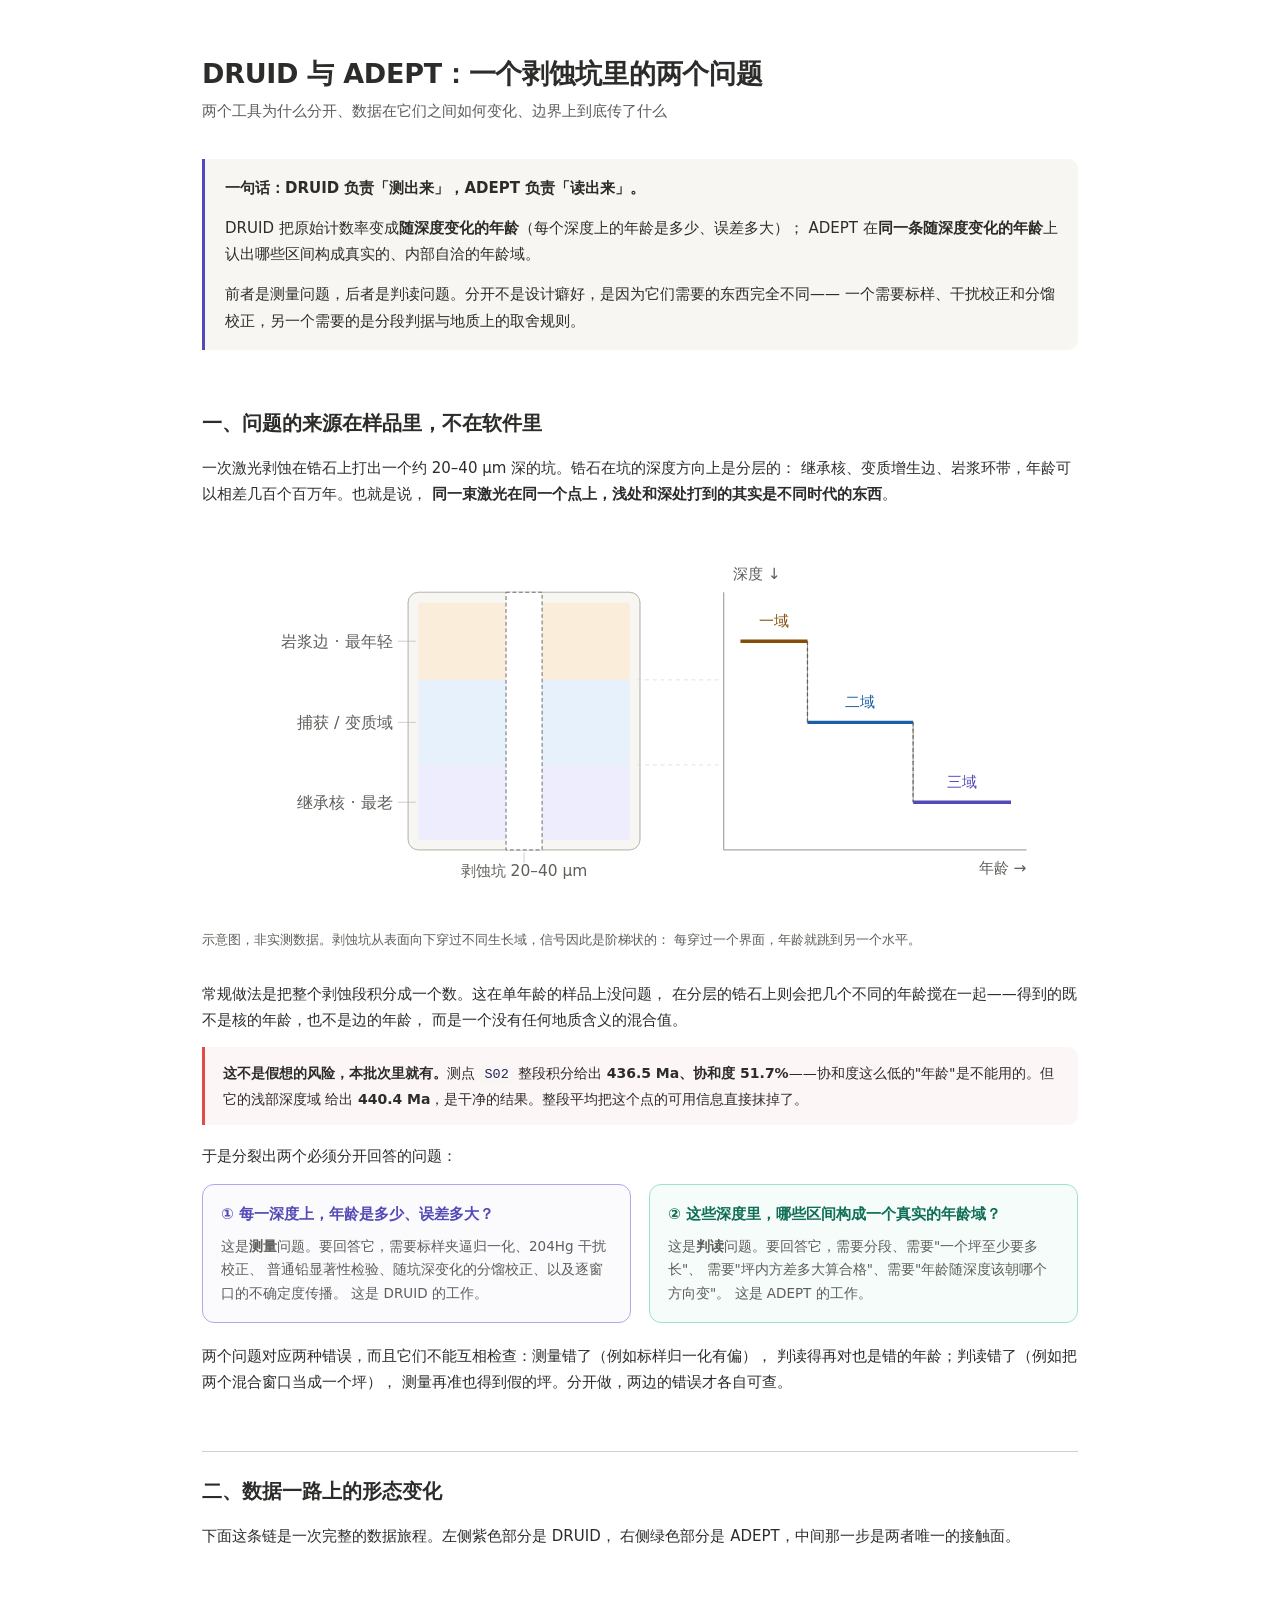
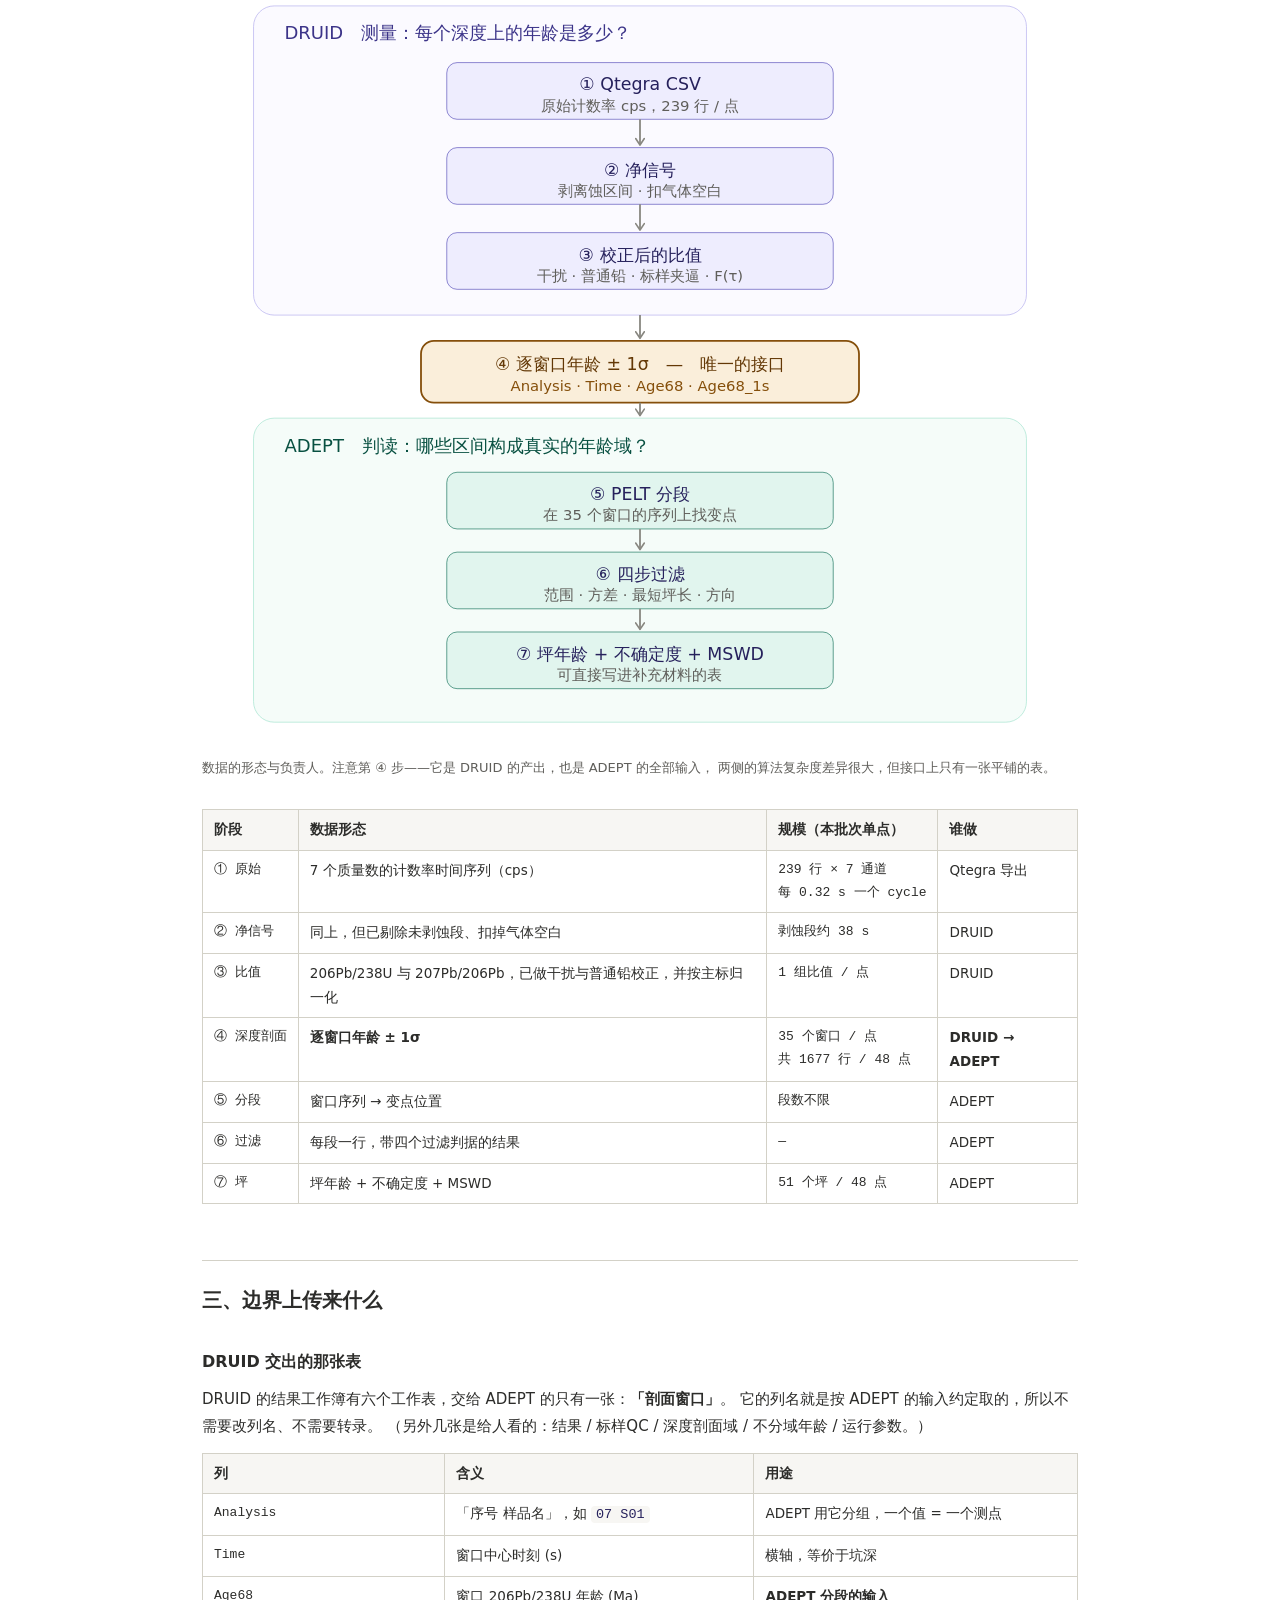
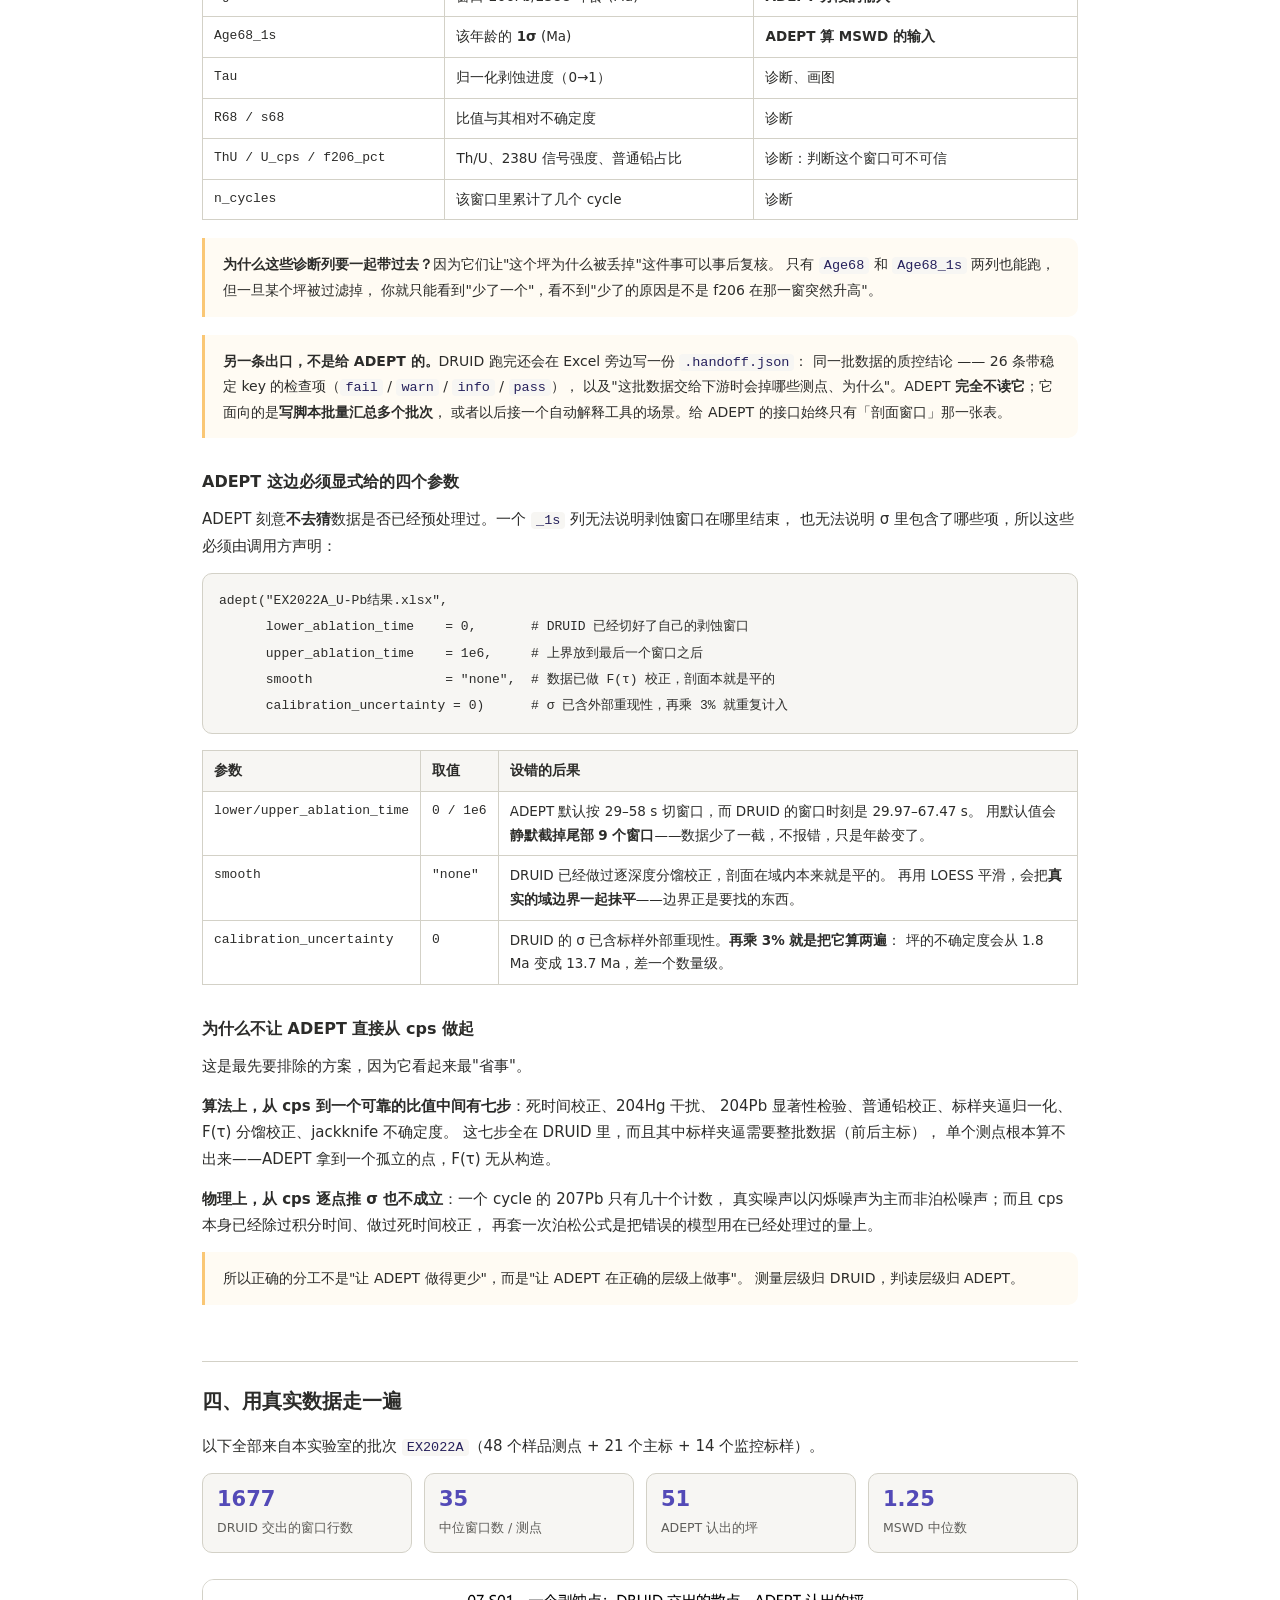
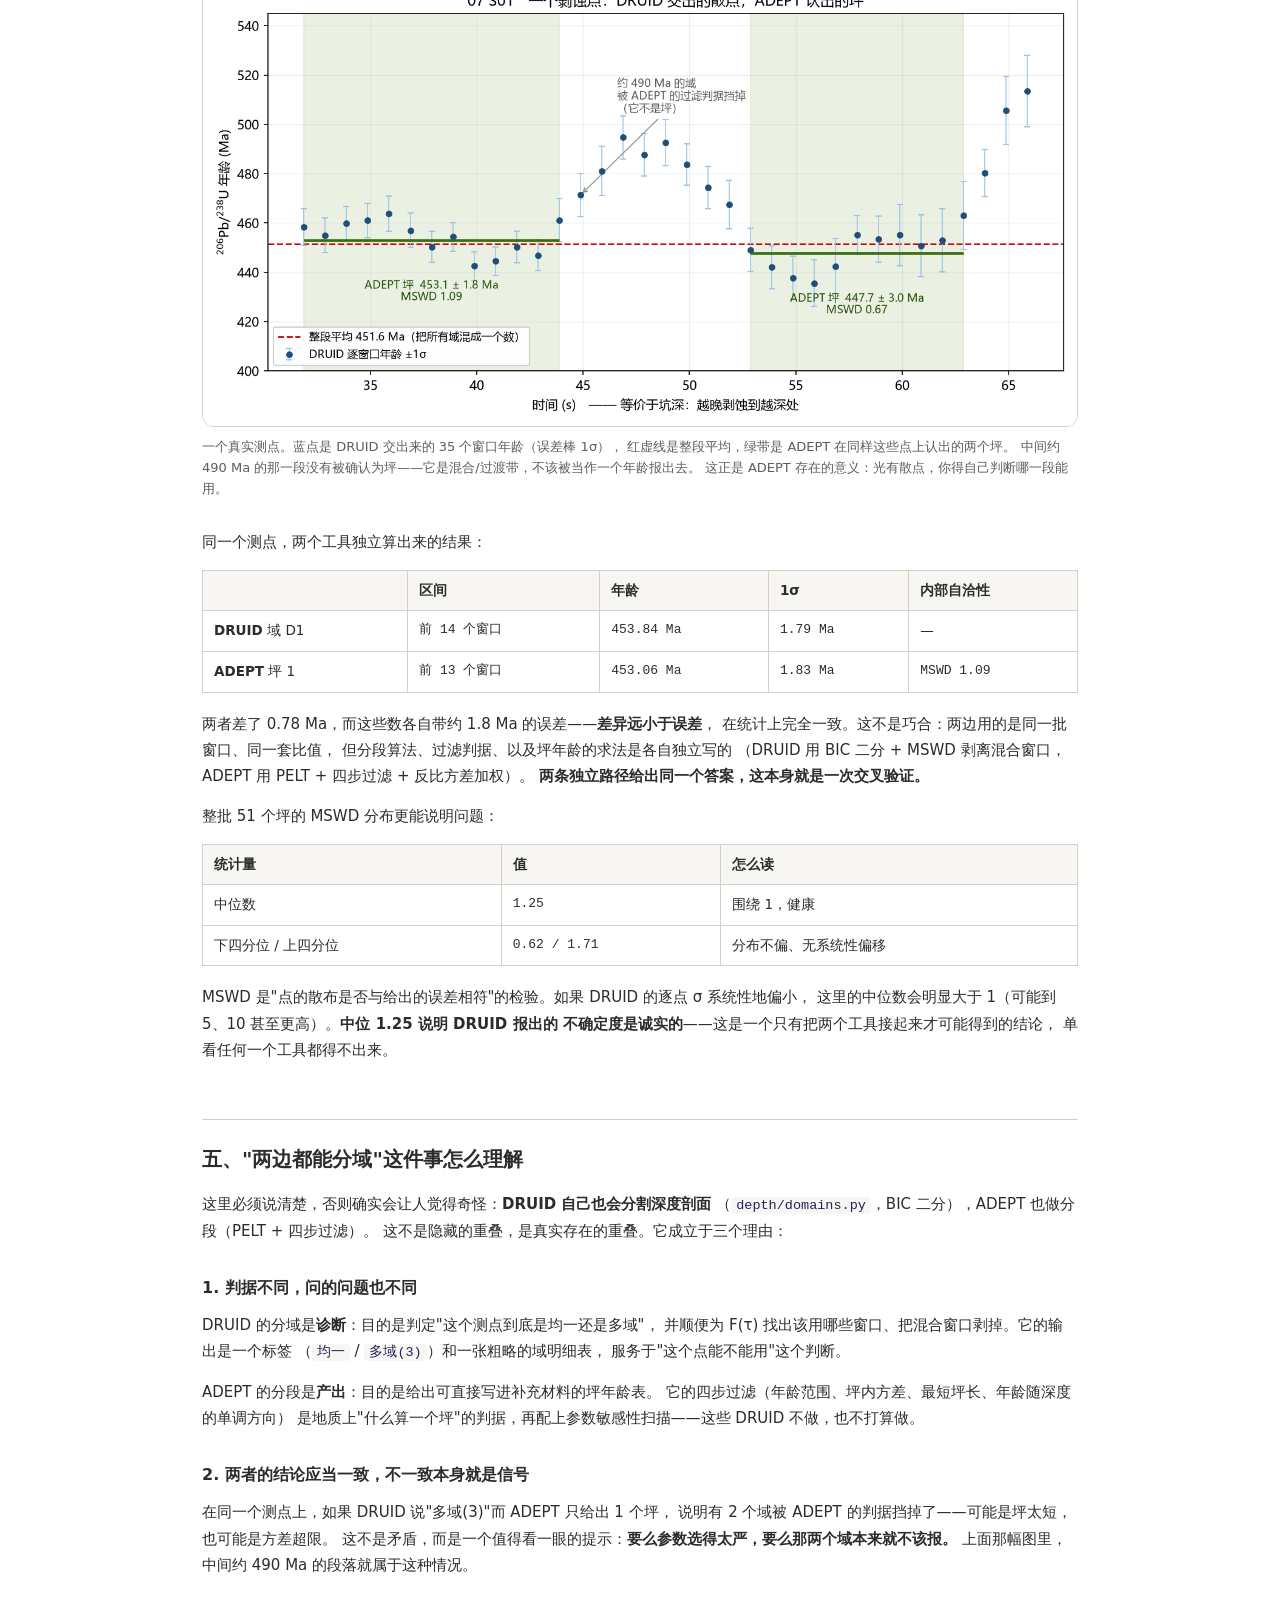
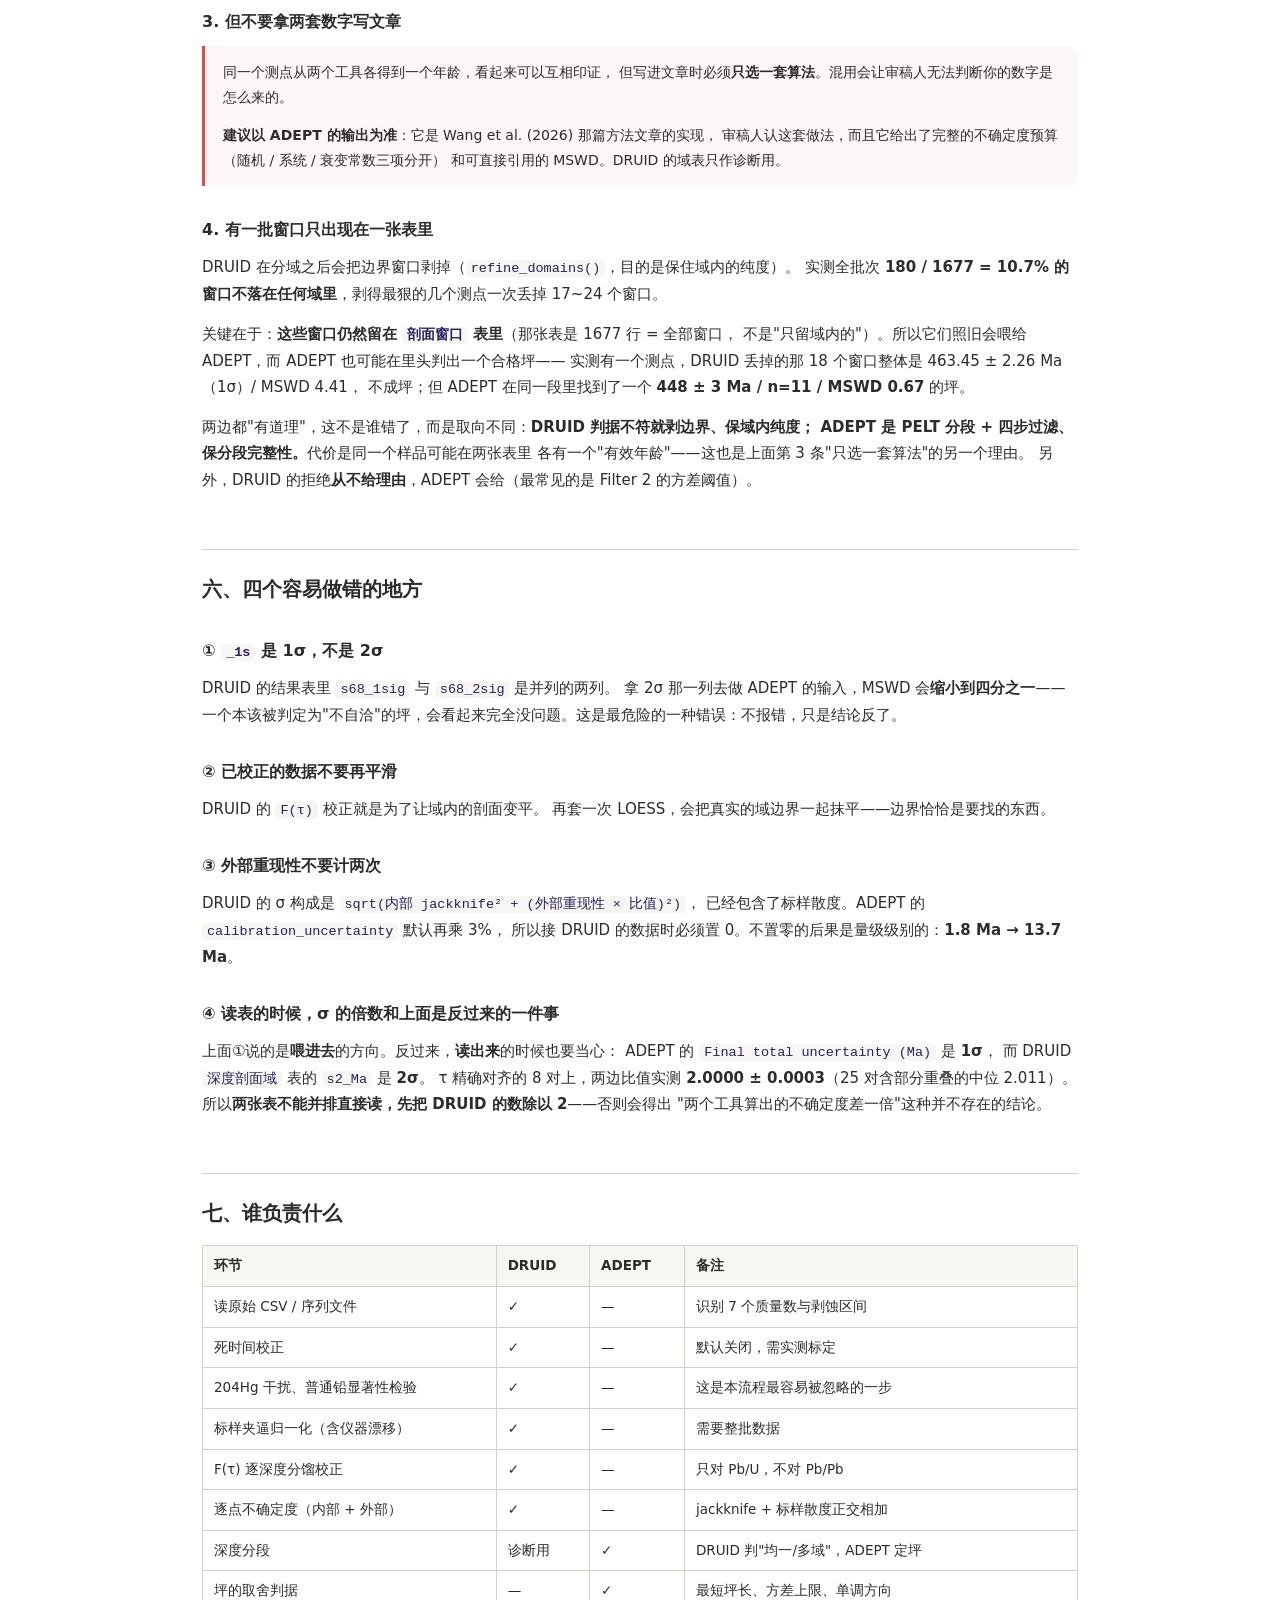
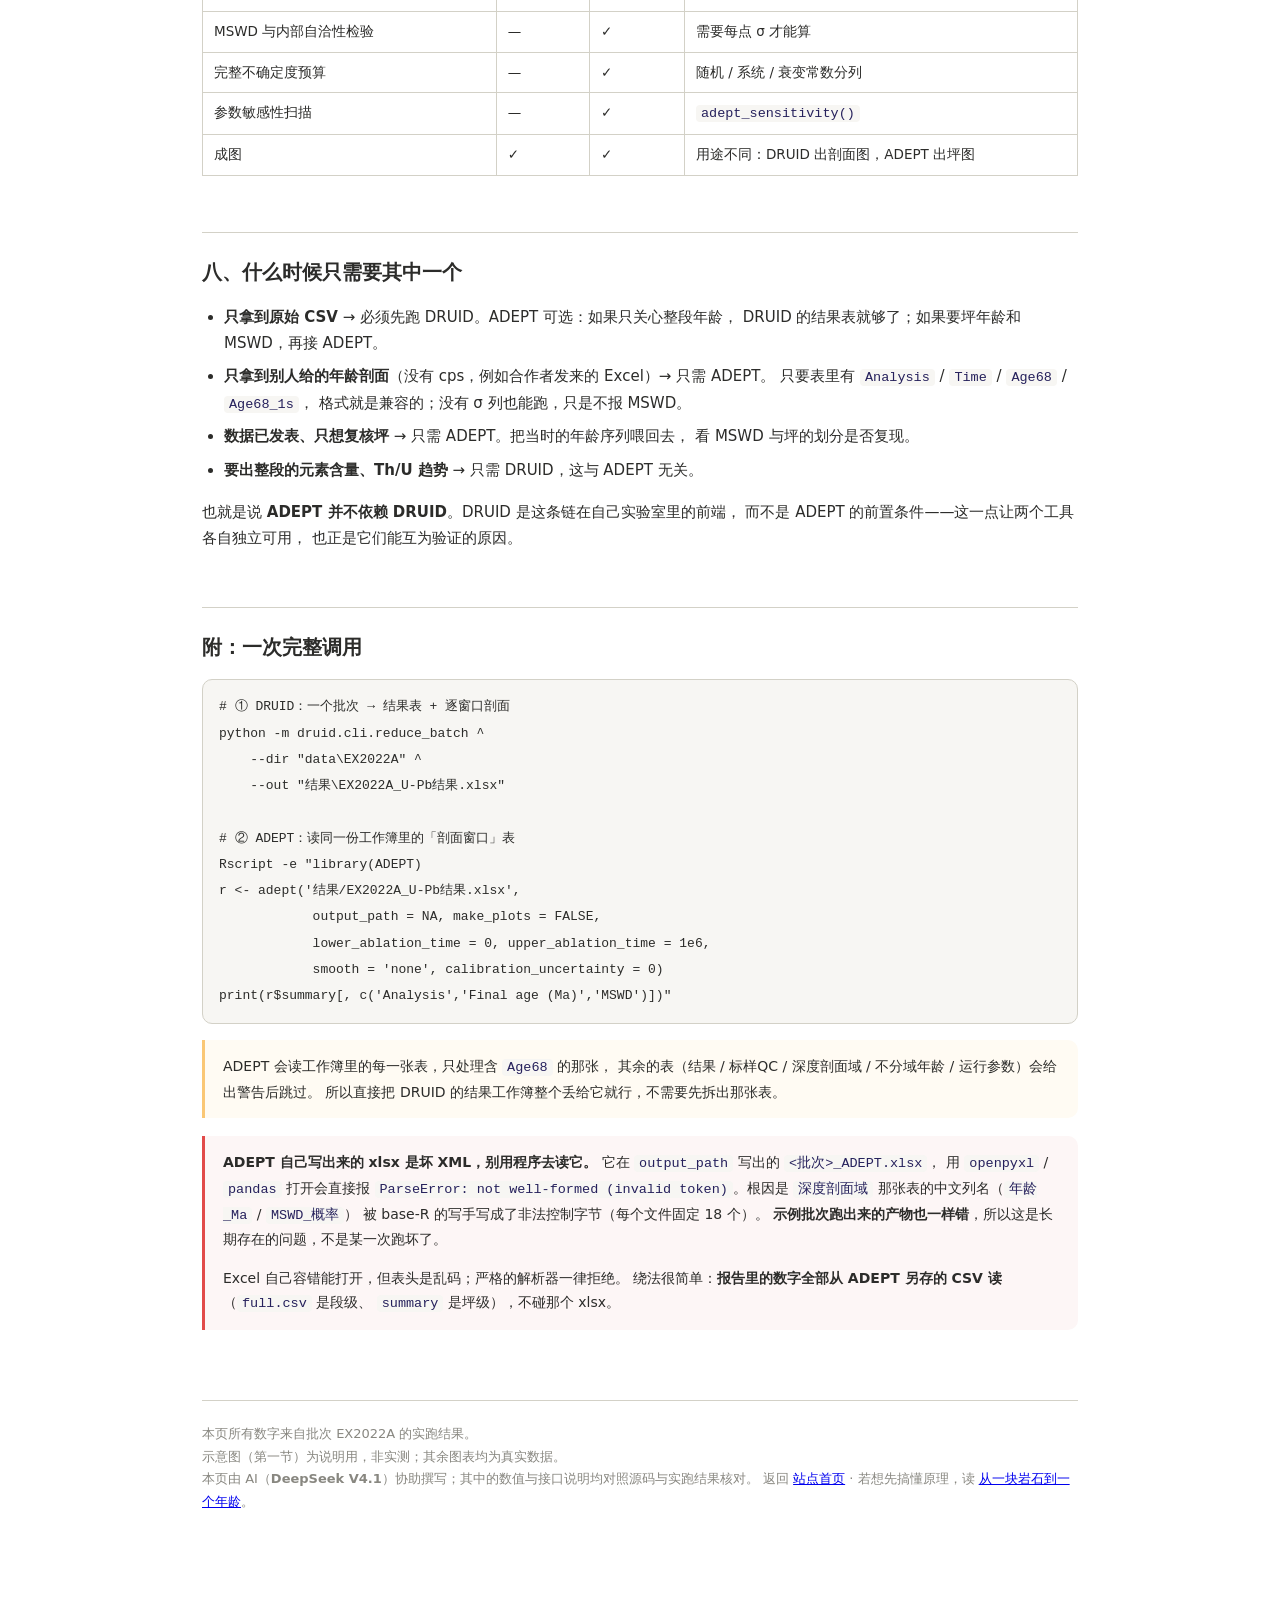
<file: docs/druid-adept-dataflow.html>
<!DOCTYPE html>
<html lang="zh-CN">
<head>
<meta charset="utf-8">
<meta name="viewport" content="width=device-width, initial-scale=1">
<title>DRUID 与 ADEPT：一个剥蚀坑里的两个问题 · 数据流与接口约定</title>
<meta name="description" content="DRUID 与 ADEPT 各负责什么、数据在它们之间怎么变形、边界上到底传了哪几列、为什么不传 207Pb/206Pb，以及「ADEPT 会静默丢掉哪些窗口」的预测与实际逐点对照。">
<meta name="keywords" content="ADEPT, DRUID, 数据流, 接口约定, 剖面窗口, Format 4, 坪年龄, MSWD, R 包对接, LA-ICP-MS">
<meta name="author" content="chengkaide">
<meta name="robots" content="index, follow">
<link rel="canonical" href="https://chengkaide.github.io/DRUID/druid-adept-dataflow.html">
<meta name="theme-color" content="#f7f6f3" media="(prefers-color-scheme: light)">
<meta name="theme-color" content="#16181a" media="(prefers-color-scheme: dark)">
<!-- 社交分享：微信 / Twitter / Slack 等都抓这里 -->
<meta property="og:type" content="article">
<meta property="og:site_name" content="DRUID">
<meta property="og:locale" content="zh_CN">
<meta property="og:title" content="DRUID 与 ADEPT：一个剥蚀坑里的两个问题 · 数据流与接口约定">
<meta property="og:description" content="DRUID 与 ADEPT 各负责什么、数据在它们之间怎么变形、边界上到底传了哪几列、为什么不传 207Pb/206Pb，以及「ADEPT 会静默丢掉哪些窗口」的预测与实际逐点对照。">
<meta property="og:url" content="https://chengkaide.github.io/DRUID/druid-adept-dataflow.html">
<meta property="og:image" content="https://chengkaide.github.io/DRUID/og-image.png">
<meta property="og:image:width" content="1200">
<meta property="og:image:height" content="630">
<meta property="og:image:alt" content="DRUID：把 LA-ICP-MS 原始信号时间序列转化为带不确定度的逐深度年龄剖面">
<meta name="twitter:card" content="summary_large_image">
<meta name="twitter:title" content="DRUID 与 ADEPT：一个剥蚀坑里的两个问题 · 数据流与接口约定">
<meta name="twitter:description" content="DRUID 与 ADEPT 各负责什么、数据在它们之间怎么变形、边界上到底传了哪几列、为什么不传 207Pb/206Pb，以及「ADEPT 会静默丢掉哪些窗口」的预测与实际逐点对照。">
<meta name="twitter:image" content="https://chengkaide.github.io/DRUID/og-image.png">
<link rel="icon" href="data:image/svg+xml,%3Csvg xmlns='http://www.w3.org/2000/svg' viewBox='0 0 64 64'%3E%3Crect width='64' height='64' rx='14' fill='%230d1512'/%3E%3Ctext x='32' y='45' font-family='Georgia,serif' font-size='38' font-weight='bold' fill='%23e8b04b' text-anchor='middle'%3ED%3C/text%3E%3C/svg%3E">
<!-- 结构化数据：让搜索引擎知道这是科研软件的技术文档，而不是普通网页 -->
<script type="application/ld+json">
{
  "@context": "https://schema.org",
  "@graph": [
    {
      "@type": "TechArticle",
      "headline": "DRUID 与 ADEPT：一个剥蚀坑里的两个问题 · 数据流与接口约定",
      "description": "DRUID 与 ADEPT 各负责什么、数据在它们之间怎么变形、边界上到底传了哪几列、为什么不传 207Pb/206Pb，以及「ADEPT 会静默丢掉哪些窗口」的预测与实际逐点对照。",
      "inLanguage": "zh-CN",
      "url": "https://chengkaide.github.io/DRUID/druid-adept-dataflow.html",
      "author": {
        "@type": "Person",
        "name": "chengkaide",
        "url": "https://github.com/chengkaide"
      },
      "isPartOf": {
        "@type": "WebSite",
        "name": "DRUID 文档",
        "url": "https://chengkaide.github.io/DRUID/"
      },
      "about": {
        "@type": "SoftwareApplication",
        "name": "DRUID",
        "softwareVersion": "2.8.0",
        "applicationCategory": "ScienceApplication"
      },
      "license": "https://opensource.org/licenses/MIT"
    },
    {
      "@type": "BreadcrumbList",
      "itemListElement": [
        {
          "@type": "ListItem",
          "position": 1,
          "name": "DRUID",
          "item": "https://chengkaide.github.io/DRUID/"
        },
        {
          "@type": "ListItem",
          "position": 2,
          "name": "两个工具的联系与数据流",
          "item": "https://chengkaide.github.io/DRUID/druid-adept-dataflow.html"
        }
      ]
    }
  ]
}
</script>
<link rel="icon" href="data:image/svg+xml,%3Csvg xmlns='http://www.w3.org/2000/svg' viewBox='0 0 64 64'%3E%3Crect width='64' height='64' rx='14' fill='%230d1512'/%3E%3Ctext x='32' y='45' font-family='Georgia,serif' font-size='38' font-weight='bold' fill='%23e8b04b' text-anchor='middle'%3ED%3C/text%3E%3C/svg%3E">
<style>
  :root{
    --ink:#2C2C2A; --ink2:#5F5E5A; --ink3:#888780;
    --line:#D3D1C7; --bg:#FFFFFF; --panel:#F7F6F3;
    --pur:#534AB7; --purbg:#EEEDFE; --purline:#AFA9EC;
    --tea:#0F6E56; --teabg:#E1F5EE; --tealine:#9FE1CB;
    --amb:#854F0B; --ambbg:#FAEEDA; --ambline:#FAC775;
    --red:#A32D2D; --redbg:#FDF6F6;
  }
  *{box-sizing:border-box}
  body{margin:0;background:var(--bg);color:var(--ink);
       font-family:"Microsoft YaHei","PingFang SC","Hiragino Sans GB","Source Han Sans SC",system-ui,sans-serif;
       font-size:15px;line-height:1.75;-webkit-font-smoothing:antialiased}
  .wrap{max-width:940px;margin:0 auto;padding:56px 32px 96px}
  h1{font-size:27px;font-weight:600;line-height:1.35;margin:0 0 6px;letter-spacing:-.01em}
  .sub{color:var(--ink2);font-size:15px;margin:0 0 34px}
  h2{font-size:20px;font-weight:600;margin:56px 0 14px;padding-top:22px;border-top:1px solid var(--line)}
  h2:first-of-type{border-top:none;padding-top:0}
  h3{font-size:16px;font-weight:600;margin:30px 0 10px}
  p{margin:0 0 14px}
  code{font-family:"Cascadia Mono",Consolas,"Courier New",monospace;font-size:13.5px;
       background:var(--panel);padding:1px 5px;border-radius:4px;color:#26215C}
  pre{background:var(--panel);border:1px solid var(--line);border-radius:10px;
      padding:14px 16px;overflow-x:auto;margin:0 0 16px}
  pre code{background:none;padding:0;font-size:13px;line-height:1.65;color:var(--ink)}
  table{border-collapse:collapse;width:100%;margin:0 0 18px;font-size:13.5px}
  th,td{border:1px solid var(--line);padding:8px 11px;text-align:left;vertical-align:top}
  th{background:var(--panel);font-weight:600;white-space:nowrap}
  td.n{white-space:nowrap;font-family:Consolas,monospace;font-size:13px}
  .lead{background:var(--panel);border-left:3px solid var(--pur);border-radius:0 10px 10px 0;
        padding:16px 20px;margin:0 0 30px}
  .lead p:last-child{margin:0}
  .note{border-left:3px solid var(--ambline);background:#FFFBF3;border-radius:0 10px 10px 0;
        padding:14px 18px;margin:0 0 18px;font-size:14px}
  .note p:last-child{margin:0}
  .warn{border-left:3px solid #E24B4A;background:var(--redbg);border-radius:0 10px 10px 0;
        padding:14px 18px;margin:0 0 18px;font-size:14px}
  .warn p:last-child{margin:0}
  figure{margin:26px 0 30px}
  figure svg,figure img{display:block;width:100%;height:auto;border-radius:12px}
  figure img{border:1px solid var(--line)}
  figcaption{color:var(--ink2);font-size:13px;margin-top:10px;line-height:1.6}
  .kpi{display:flex;flex-wrap:wrap;gap:12px;margin:0 0 20px}
  .kpi div{flex:1 1 170px;border:1px solid var(--line);border-radius:10px;padding:12px 14px;background:var(--panel)}
  .kpi b{display:block;font-size:21px;font-weight:600;color:var(--pur);line-height:1.3}
  .kpi span{font-size:12.5px;color:var(--ink2)}
  ul{margin:0 0 16px;padding-left:22px}
  li{margin:0 0 7px}
  .two{display:grid;grid-template-columns:1fr 1fr;gap:18px;margin:0 0 20px}
  .card{border:1px solid var(--line);border-radius:12px;padding:16px 18px}
  .card.p{border-color:var(--purline);background:#FBFBFE}
  .card.t{border-color:var(--tealine);background:#F5FCF9}
  .card h4{margin:0 0 8px;font-size:15px;font-weight:600}
  .card.p h4{color:var(--pur)}
  .card.t h4{color:var(--tea)}
  .card p{font-size:13.5px;margin:0;color:var(--ink2)}
  footer{margin-top:70px;padding-top:22px;border-top:1px solid var(--line);
         color:var(--ink3);font-size:13px}
  @media (max-width:680px){
    .wrap{padding:32px 18px 64px}
    .two{grid-template-columns:1fr}
    body{font-size:14.5px}
  }

  /* ═══════════ 2026-09-25 补充：无障碍 · 响应式 · 深色模式 ═══════════ */

  /* 键盘可见焦点（原来只在鼠标点击时才看得出位置，Tab 走一圈看不见光标落在哪） */
  :focus-visible{outline:2.5px solid var(--pur);outline-offset:3px;border-radius:4px}
  .skip{position:absolute;left:-9999px;top:0;background:var(--pur);color:#fff;
        padding:10px 18px;z-index:99;font-weight:600;border-radius:0 0 8px 0}
  .skip:focus{left:0;top:0}

  /* 宽表格在窄屏上横向滚动，而不是把整个页面撑宽。
     <div class="tscroll"> 由页尾那段脚本自动套上，不用逐张表手写。
     width:auto + min-width:100% 是关键：外层 width:100% 会让表格被压缩，反而不滚。 */
  .tscroll{overflow-x:auto;-webkit-overflow-scrolling:touch;margin:0 0 18px}
  .tscroll table{width:auto;min-width:100%;margin:0}
  .figscroll-hint{color:var(--ink3);font-size:12.5px;
                  font-family:Consolas,monospace;margin:-18px 0 22px}

  @media(max-width:700px){
    .wrap{padding:36px 20px 80px}
    body{font-size:14.5px}
    h1{font-size:24px}
    h2{font-size:19px;margin:44px 0 12px}
    h3{font-size:15.5px;margin:26px 0 8px}
    /* 图里全是文字标注，等比缩到 1/3 就等于没画 —— 改成横向滚动 */
    figure{overflow-x:auto;overflow-y:hidden}
    figure svg,figure img{min-width:620px}
    pre{font-size:12.5px;padding:12px 13px}
  }

  @media (prefers-color-scheme: dark){
    :root{
      --ink:#E6E4DE; --ink2:#B0AEA6; --ink3:#8B8983;
      --line:#3A3833; --bg:#16181A; --panel:#1E2124; --panel2:#26292D;
      --pur:#B9B2F5; --purbg:#262346; --purline:#4A4390;
      --tea:#6FD3AE; --teabg:#123028; --tealine:#2C6B57;
      --amb:#E8C07A; --ambbg:#33280F; --ambline:#7A5F22;
      --red:#F09A9A; --redbg:#2E1A1A;
    }
    /* 三处不随变量走的硬编码色，逐条改掉（其余全部走 :root 变量，自动跟随） */
    code{color:#D9C98F}
    .note{background:#241E12}
    .warn{border-left-color:#F09A9A}
    /* 每张图都画了自己的浅色背景矩形，深色页面上给它留一块浅色面板，
       否则图里的深色标注会掉进深色背景。图本身一个字节都不用改。 */
    figure svg,figure img{background:#F7F6F3}
    /* 数据流那页还有两处不随变量走的浅底卡片，一并改掉 */
    .card.t{background:#12251F}
    .card.p{background:#1D1B36}
  }
</style>
</head>
<body>
<a class="skip" href="#main">跳到正文</a>
<div class="wrap" id="main" role="main">

<h1>DRUID 与 ADEPT：一个剥蚀坑里的两个问题</h1>
<p class="sub">两个工具为什么分开、数据在它们之间如何变化、边界上到底传了什么</p>

<div class="lead">
<p><b>一句话：DRUID 负责「测出来」，ADEPT 负责「读出来」。</b></p>
<p>DRUID 把原始计数率变成<b>随深度变化的年龄</b>（每个深度上的年龄是多少、误差多大）；
ADEPT 在<b>同一条随深度变化的年龄</b>上认出哪些区间构成真实的、内部自洽的年龄域。</p>
<p>前者是测量问题，后者是判读问题。分开不是设计癖好，是因为它们需要的东西完全不同——
一个需要标样、干扰校正和分馏校正，另一个需要的是分段判据与地质上的取舍规则。</p>
</div>

<h2>一、问题的来源在样品里，不在软件里</h2>

<p>一次激光剥蚀在锆石上打出一个约 20–40 μm 深的坑。锆石在坑的深度方向上是分层的：
继承核、变质增生边、岩浆环带，年龄可以相差几百个百万年。也就是说，
<b>同一束激光在同一个点上，浅处和深处打到的其实是不同时代的东西</b>。</p>

<figure><svg viewBox="0 0 680 300" width="100%" role="img" font-family="Microsoft YaHei,PingFang SC,system-ui,sans-serif">
<title>剥蚀坑穿过不同生长域，信号因此呈阶梯状</title>
<desc>左图为一个锆石剖面上向下钻进的剥蚀坑，穿过三个年龄不同的域；右图是同一深度轴上对应的年龄阶梯。</desc>
<defs><marker id="ar" viewBox="0 0 10 10" refX="8" refY="5" markerWidth="6" markerHeight="6" orient="auto-start-reverse"><path d="M2 1L8 5L2 9" fill="none" stroke="context-stroke" stroke-width="1.5" stroke-linecap="round" stroke-linejoin="round"/></marker></defs>

<rect x="160" y="46" width="180" height="200" rx="8" fill="#F7F6F3" stroke="#B4B2A9" stroke-width="0.5"/>
<rect x="168" y="54" width="164" height="60" fill="#FAEEDA"/>
<rect x="168" y="114" width="164" height="66" fill="#E6F1FB"/>
<rect x="168" y="180" width="164" height="58" fill="#EEEDFE"/>
<rect x="160" y="46" width="180" height="200" rx="8" fill="none" stroke="#B4B2A9" stroke-width="0.5"/>

<rect x="236" y="46" width="28" height="200" fill="#FFFFFF" stroke="#5F5E5A" stroke-width="0.7" stroke-dasharray="3 2"/>

<line x1="152" y1="84" x2="166" y2="84" stroke="#B4B2A9" stroke-width="0.5"/>
<line x1="152" y1="147" x2="166" y2="147" stroke="#B4B2A9" stroke-width="0.5"/>
<line x1="152" y1="209" x2="166" y2="209" stroke="#B4B2A9" stroke-width="0.5"/>
<text x="148" y="84" text-anchor="end" dominant-baseline="central" font-size="12.5" fill="#5F5E5A">岩浆边 · 最年轻</text>
<text x="148" y="147" text-anchor="end" dominant-baseline="central" font-size="12.5" fill="#5F5E5A">捕获 / 变质域</text>
<text x="148" y="209" text-anchor="end" dominant-baseline="central" font-size="12.5" fill="#5F5E5A">继承核 · 最老</text>

<text x="250" y="266" text-anchor="middle" font-size="12" fill="#5F5E5A">剥蚀坑 20–40 μm</text>
<line x1="250" y1="256" x2="250" y2="248" stroke="#B4B2A9" stroke-width="0.5"/>

<line x1="338" y1="114" x2="404" y2="114" stroke="#D3D1C7" stroke-width="0.5" stroke-dasharray="3 3"/>
<line x1="338" y1="180" x2="404" y2="180" stroke="#D3D1C7" stroke-width="0.5" stroke-dasharray="3 3"/>

<line x1="405" y1="46" x2="405" y2="246" stroke="#888780" stroke-width="0.7"/>
<line x1="405" y1="246" x2="640" y2="246" stroke="#888780" stroke-width="0.7"/>
<text x="412" y="36" font-size="12" fill="#5F5E5A">深度 ↓</text>
<text x="640" y="264" text-anchor="end" font-size="12" fill="#5F5E5A">年龄 →</text>

<path d="M418 84 H470 V147 H552 V209 H628" fill="none" stroke="#5F5E5A" stroke-width="0.5" stroke-dasharray="3 2"/>
<path d="M418 84 H470" fill="none" stroke="#854F0B" stroke-width="2.6"/>
<path d="M470 147 H552" fill="none" stroke="#185FA5" stroke-width="2.6"/>
<path d="M552 209 H628" fill="none" stroke="#534AB7" stroke-width="2.6"/>
<line x1="470" y1="84" x2="470" y2="147" stroke="#5F5E5A" stroke-width="1" stroke-dasharray="3 2"/>
<line x1="552" y1="147" x2="552" y2="209" stroke="#5F5E5A" stroke-width="1" stroke-dasharray="3 2"/>

<text x="444" y="72" text-anchor="middle" font-size="12" fill="#854F0B">一域</text>
<text x="511" y="135" text-anchor="middle" font-size="12" fill="#185FA5">二域</text>
<text x="590" y="197" text-anchor="middle" font-size="12" fill="#534AB7">三域</text>
</svg>
<figcaption>示意图，非实测数据。剥蚀坑从表面向下穿过不同生长域，信号因此是阶梯状的：
每穿过一个界面，年龄就跳到另一个水平。</figcaption>
</figure>

<p>常规做法是把整个剥蚀段积分成一个数。这在单年龄的样品上没问题，
在分层的锆石上则会把几个不同的年龄搅在一起——得到的既不是核的年龄，也不是边的年龄，
而是一个没有任何地质含义的混合值。</p>

<div class="warn">
<p><b>这不是假想的风险，本批次里就有。</b>测点 <code>S02</code> 整段积分给出
<b>436.5 Ma、协和度 51.7%</b>——协和度这么低的"年龄"是不能用的。但它的浅部深度域
给出 <b>440.4 Ma</b>，是干净的结果。整段平均把这个点的可用信息直接抹掉了。</p>
</div>

<p>于是分裂出两个必须分开回答的问题：</p>

<div class="two">
<div class="card p">
<h4>① 每一深度上，年龄是多少、误差多大？</h4>
<p>这是<b>测量</b>问题。要回答它，需要标样夹逼归一化、204Hg 干扰校正、
普通铅显著性检验、随坑深变化的分馏校正、以及逐窗口的不确定度传播。
这是 DRUID 的工作。</p>
</div>
<div class="card t">
<h4>② 这些深度里，哪些区间构成一个真实的年龄域？</h4>
<p>这是<b>判读</b>问题。要回答它，需要分段、需要"一个坪至少要多长"、
需要"坪内方差多大算合格"、需要"年龄随深度该朝哪个方向变"。
这是 ADEPT 的工作。</p>
</div>
</div>

<p>两个问题对应两种错误，而且它们不能互相检查：测量错了（例如标样归一化有偏），
判读得再对也是错的年龄；判读错了（例如把两个混合窗口当成一个坪），
测量再准也得到假的坪。分开做，两边的错误才各自可查。</p>

<h2>二、数据一路上的形态变化</h2>

<p>下面这条链是一次完整的数据旅程。左侧紫色部分是 DRUID，
右侧绿色部分是 ADEPT，中间那一步是两者唯一的接触面。</p>

<figure><svg viewBox="0 0 680 600" width="100%" role="img" font-family="Microsoft YaHei,PingFang SC,system-ui,sans-serif">
<title>数据从原始计数率到坪年龄的七个形态，以及两个工具的分工</title>
<desc>紫色区为 DRUID 负责的四步，绿色区为 ADEPT 负责的三步，中间橙色框是唯一的接口。</desc>
<defs><marker id="ar" viewBox="0 0 10 10" refX="8" refY="5" markerWidth="6" markerHeight="6" orient="auto-start-reverse"><path d="M2 1L8 5L2 9" fill="none" stroke="context-stroke" stroke-width="1.5" stroke-linecap="round" stroke-linejoin="round"/></marker></defs>

<rect x="40" y="24" width="600" height="240" rx="16" fill="#FBFAFF" stroke="#AFA9EC" stroke-width="0.5"/>
<text x="64" y="50" font-size="14" font-weight="500" fill="#3C3489">DRUID　测量：每个深度上的年龄是多少？</text>
<rect x="190" y="68" width="300" height="44" rx="8" fill="#EEEDFE" stroke="#534AB7" stroke-width="0.5"/><text x="340.0" y="85" text-anchor="middle" dominant-baseline="central" font-size="13.5" font-weight="500" fill="#26215C">① Qtegra CSV</text><text x="340.0" y="101" text-anchor="middle" dominant-baseline="central" font-size="11.5" fill="#5F5E5A">原始计数率 cps，239 行 / 点</text>
<line x1="340" y1="112" x2="340" y2="132" stroke="#888780" stroke-width="1.4" marker-end="url(#ar)"/>
<rect x="190" y="134" width="300" height="44" rx="8" fill="#EEEDFE" stroke="#534AB7" stroke-width="0.5"/><text x="340.0" y="151" text-anchor="middle" dominant-baseline="central" font-size="13.5" font-weight="500" fill="#26215C">② 净信号</text><text x="340.0" y="167" text-anchor="middle" dominant-baseline="central" font-size="11.5" fill="#5F5E5A">剥离蚀区间 · 扣气体空白</text>
<line x1="340" y1="178" x2="340" y2="198" stroke="#888780" stroke-width="1.4" marker-end="url(#ar)"/>
<rect x="190" y="200" width="300" height="44" rx="8" fill="#EEEDFE" stroke="#534AB7" stroke-width="0.5"/><text x="340.0" y="217" text-anchor="middle" dominant-baseline="central" font-size="13.5" font-weight="500" fill="#26215C">③ 校正后的比值</text><text x="340.0" y="233" text-anchor="middle" dominant-baseline="central" font-size="11.5" fill="#5F5E5A">干扰 · 普通铅 · 标样夹逼 · F(τ)</text>

<line x1="340" y1="264" x2="340" y2="282" stroke="#888780" stroke-width="1.4" marker-end="url(#ar)"/>

<rect x="170" y="284" width="340" height="48" rx="10" fill="#FAEEDA" stroke="#854F0B" stroke-width="1.4"/>
<text x="340" y="302" text-anchor="middle" dominant-baseline="central" font-size="13.5" font-weight="500" fill="#633806">④ 逐窗口年龄 ± 1σ　—　唯一的接口</text>
<text x="340" y="319" text-anchor="middle" dominant-baseline="central" font-size="11.5" fill="#854F0B">Analysis · Time · Age68 · Age68_1s</text>

<line x1="340" y1="332" x2="340" y2="342" stroke="#888780" stroke-width="1.4" marker-end="url(#ar)"/>

<rect x="40" y="344" width="600" height="236" rx="16" fill="#F5FCF9" stroke="#9FE1CB" stroke-width="0.5"/>
<text x="64" y="370" font-size="14" font-weight="500" fill="#085041">ADEPT　判读：哪些区间构成真实的年龄域？</text>
<rect x="190" y="386" width="300" height="44" rx="8" fill="#E1F5EE" stroke="#0F6E56" stroke-width="0.5"/><text x="340.0" y="403" text-anchor="middle" dominant-baseline="central" font-size="13.5" font-weight="500" fill="#26215C">⑤ PELT 分段</text><text x="340.0" y="419" text-anchor="middle" dominant-baseline="central" font-size="11.5" fill="#5F5E5A">在 35 个窗口的序列上找变点</text>
<line x1="340" y1="430" x2="340" y2="446" stroke="#888780" stroke-width="1.4" marker-end="url(#ar)"/>
<rect x="190" y="448" width="300" height="44" rx="8" fill="#E1F5EE" stroke="#0F6E56" stroke-width="0.5"/><text x="340.0" y="465" text-anchor="middle" dominant-baseline="central" font-size="13.5" font-weight="500" fill="#26215C">⑥ 四步过滤</text><text x="340.0" y="481" text-anchor="middle" dominant-baseline="central" font-size="11.5" fill="#5F5E5A">范围 · 方差 · 最短坪长 · 方向</text>
<line x1="340" y1="492" x2="340" y2="508" stroke="#888780" stroke-width="1.4" marker-end="url(#ar)"/>
<rect x="190" y="510" width="300" height="44" rx="8" fill="#E1F5EE" stroke="#0F6E56" stroke-width="0.5"/><text x="340.0" y="527" text-anchor="middle" dominant-baseline="central" font-size="13.5" font-weight="500" fill="#26215C">⑦ 坪年龄 + 不确定度 + MSWD</text><text x="340.0" y="543" text-anchor="middle" dominant-baseline="central" font-size="11.5" fill="#5F5E5A">可直接写进补充材料的表</text>
</svg>
<figcaption>数据的形态与负责人。注意第 ④ 步——它是 DRUID 的产出，也是 ADEPT 的全部输入，
两侧的算法复杂度差异很大，但接口上只有一张平铺的表。</figcaption>
</figure>

<table>
<thead><tr><th>阶段</th><th>数据形态</th><th>规模（本批次单点）</th><th>谁做</th></tr></thead>
<tbody>
<tr><td class="n">① 原始</td><td>7 个质量数的计数率时间序列（cps）</td><td class="n">239 行 × 7 通道<br>每 0.32 s 一个 cycle</td><td>Qtegra 导出</td></tr>
<tr><td class="n">② 净信号</td><td>同上，但已剔除未剥蚀段、扣掉气体空白</td><td class="n">剥蚀段约 38 s</td><td>DRUID</td></tr>
<tr><td class="n">③ 比值</td><td>206Pb/238U 与 207Pb/206Pb，已做干扰与普通铅校正，并按主标归一化</td><td class="n">1 组比值 / 点</td><td>DRUID</td></tr>
<tr><td class="n">④ 深度剖面</td><td><b>逐窗口年龄 ± 1σ</b></td><td class="n">35 个窗口 / 点<br>共 1677 行 / 48 点</td><td><b>DRUID → ADEPT</b></td></tr>
<tr><td class="n">⑤ 分段</td><td>窗口序列 → 变点位置</td><td class="n">段数不限</td><td>ADEPT</td></tr>
<tr><td class="n">⑥ 过滤</td><td>每段一行，带四个过滤判据的结果</td><td class="n">—</td><td>ADEPT</td></tr>
<tr><td class="n">⑦ 坪</td><td>坪年龄 + 不确定度 + MSWD</td><td class="n">51 个坪 / 48 点</td><td>ADEPT</td></tr>
</tbody>
</table>

<h2>三、边界上传来什么</h2>

<h3>DRUID 交出的那张表</h3>

<p>DRUID 的结果工作簿有六个工作表，交给 ADEPT 的只有一张：<b>「剖面窗口」</b>。
它的列名就是按 ADEPT 的输入约定取的，所以不需要改列名、不需要转录。
（另外几张是给人看的：结果 / 标样QC / 深度剖面域 / 不分域年龄 / 运行参数。）</p>

<table>
<thead><tr><th>列</th><th>含义</th><th>用途</th></tr></thead>
<tbody>
<tr><td class="n">Analysis</td><td>「序号 样品名」，如 <code>07 S01</code></td><td>ADEPT 用它分组，一个值 = 一个测点</td></tr>
<tr><td class="n">Time</td><td>窗口中心时刻 (s)</td><td>横轴，等价于坑深</td></tr>
<tr><td class="n">Age68</td><td>窗口 206Pb/238U 年龄 (Ma)</td><td><b>ADEPT 分段的输入</b></td></tr>
<tr><td class="n">Age68_1s</td><td>该年龄的 <b>1σ</b> (Ma)</td><td><b>ADEPT 算 MSWD 的输入</b></td></tr>
<tr><td class="n">Tau</td><td>归一化剥蚀进度（0→1）</td><td>诊断、画图</td></tr>
<tr><td class="n">R68 / s68</td><td>比值与其相对不确定度</td><td>诊断</td></tr>
<tr><td class="n">ThU / U_cps / f206_pct</td><td>Th/U、238U 信号强度、普通铅占比</td><td>诊断：判断这个窗口可不可信</td></tr>
<tr><td class="n">n_cycles</td><td>该窗口里累计了几个 cycle</td><td>诊断</td></tr>
</tbody>
</table>

<div class="note">
<p><b>为什么这些诊断列要一起带过去？</b>因为它们让"这个坪为什么被丢掉"这件事可以事后复核。
只有 <code>Age68</code> 和 <code>Age68_1s</code> 两列也能跑，但一旦某个坪被过滤掉，
你就只能看到"少了一个"，看不到"少了的原因是不是 f206 在那一窗突然升高"。</p>
</div>

<div class="note">
<p><b>另一条出口，不是给 ADEPT 的。</b>DRUID 跑完还会在 Excel 旁边写一份 <code>.handoff.json</code>：
同一批数据的质控结论 —— 26 条带稳定 key 的检查项（<code>fail</code> / <code>warn</code> / <code>info</code> / <code>pass</code>），
以及"这批数据交给下游时会掉哪些测点、为什么"。ADEPT <b>完全不读它</b>；它面向的是<b>写脚本批量汇总多个批次</b>，
或者以后接一个自动解释工具的场景。给 ADEPT 的接口始终只有「剖面窗口」那一张表。</p>
</div>

<h3>ADEPT 这边必须显式给的四个参数</h3>

<p>ADEPT 刻意<b>不去猜</b>数据是否已经预处理过。一个 <code>_1s</code> 列无法说明剥蚀窗口在哪里结束，
也无法说明 σ 里包含了哪些项，所以这些必须由调用方声明：</p>

<pre><code>adept("EX2022A_U-Pb结果.xlsx",
      lower_ablation_time    = 0,       # DRUID 已经切好了自己的剥蚀窗口
      upper_ablation_time    = 1e6,     # 上界放到最后一个窗口之后
      smooth                 = "none",  # 数据已做 F(τ) 校正，剖面本就是平的
      calibration_uncertainty = 0)      # σ 已含外部重现性，再乘 3% 就重复计入</code></pre>

<table>
<thead><tr><th>参数</th><th>取值</th><th>设错的后果</th></tr></thead>
<tbody>
<tr><td class="n">lower/upper_ablation_time</td><td class="n">0 / 1e6</td>
<td>ADEPT 默认按 29–58 s 切窗口，而 DRUID 的窗口时刻是 29.97–67.47 s。
用默认值会<b>静默截掉尾部 9 个窗口</b>——数据少了一截，不报错，只是年龄变了。</td></tr>
<tr><td class="n">smooth</td><td class="n">"none"</td>
<td>DRUID 已经做过逐深度分馏校正，剖面在域内本来就是平的。
再用 LOESS 平滑，会把<b>真实的域边界一起抹平</b>——边界正是要找的东西。</td></tr>
<tr><td class="n">calibration_uncertainty</td><td class="n">0</td>
<td>DRUID 的 σ 已含标样外部重现性。<b>再乘 3% 就是把它算两遍</b>：
坪的不确定度会从 1.8 Ma 变成 13.7 Ma，差一个数量级。</td></tr>
</tbody>
</table>

<h3>为什么不让 ADEPT 直接从 cps 做起</h3>

<p>这是最先要排除的方案，因为它看起来最"省事"。</p>

<p><b>算法上，从 cps 到一个可靠的比值中间有七步</b>：死时间校正、204Hg 干扰、
204Pb 显著性检验、普通铅校正、标样夹逼归一化、F(τ) 分馏校正、jackknife 不确定度。
这七步全在 DRUID 里，而且其中标样夹逼需要整批数据（前后主标），
单个测点根本算不出来——ADEPT 拿到一个孤立的点，F(τ) 无从构造。</p>

<p><b>物理上，从 cps 逐点推 σ 也不成立</b>：一个 cycle 的 207Pb 只有几十个计数，
真实噪声以闪烁噪声为主而非泊松噪声；而且 cps 本身已经除过积分时间、做过死时间校正，
再套一次泊松公式是把错误的模型用在已经处理过的量上。</p>

<div class="note">
<p>所以正确的分工不是"让 ADEPT 做得更少"，而是"让 ADEPT 在正确的层级上做事"。
测量层级归 DRUID，判读层级归 ADEPT。</p>
</div>

<h2>四、用真实数据走一遍</h2>

<p>以下全部来自本实验室的批次 <code>EX2022A</code>（48 个样品测点 + 21 个主标 + 14 个监控标样）。</p>

<div class="kpi">
<div><b>1677</b><span>DRUID 交出的窗口行数</span></div>
<div><b>35</b><span>中位窗口数 / 测点</span></div>
<div><b>51</b><span>ADEPT 认出的坪</span></div>
<div><b>1.25</b><span>MSWD 中位数</span></div>
</div>

<figure><img src="[data-uri]" alt="S01 的逐窗口年龄剖面与 ADEPT 认出的坪">
<figcaption>一个真实测点。蓝点是 DRUID 交出来的 35 个窗口年龄（误差棒 1σ），
红虚线是整段平均，绿带是 ADEPT 在同样这些点上认出的两个坪。
中间约 490 Ma 的那一段没有被确认为坪——它是混合/过渡带，不该被当作一个年龄报出去。
这正是 ADEPT 存在的意义：光有散点，你得自己判断哪一段能用。</figcaption>
</figure>

<p>同一个测点，两个工具独立算出来的结果：</p>

<table>
<thead><tr><th></th><th>区间</th><th>年龄</th><th>1σ</th><th>内部自洽性</th></tr></thead>
<tbody>
<tr><td><b>DRUID</b> 域 D1</td><td class="n">前 14 个窗口</td><td class="n">453.84 Ma</td><td class="n">1.79 Ma</td><td>—</td></tr>
<tr><td><b>ADEPT</b> 坪 1</td><td class="n">前 13 个窗口</td><td class="n">453.06 Ma</td><td class="n">1.83 Ma</td><td class="n">MSWD 1.09</td></tr>
</tbody>
</table>

<p>两者差了 0.78 Ma，而这些数各自带约 1.8 Ma 的误差——<b>差异远小于误差</b>，
在统计上完全一致。这不是巧合：两边用的是同一批窗口、同一套比值，
但分段算法、过滤判据、以及坪年龄的求法是各自独立写的
（DRUID 用 BIC 二分 + MSWD 剥离混合窗口，ADEPT 用 PELT + 四步过滤 + 反比方差加权）。
<b>两条独立路径给出同一个答案，这本身就是一次交叉验证。</b></p>

<p>整批 51 个坪的 MSWD 分布更能说明问题：</p>

<table>
<thead><tr><th>统计量</th><th>值</th><th>怎么读</th></tr></thead>
<tbody>
<tr><td>中位数</td><td class="n">1.25</td><td>围绕 1，健康</td></tr>
<tr><td>下四分位 / 上四分位</td><td class="n">0.62 / 1.71</td><td>分布不偏、无系统性偏移</td></tr>
</tbody>
</table>

<p>MSWD 是"点的散布是否与给出的误差相符"的检验。如果 DRUID 的逐点 σ 系统性地偏小，
这里的中位数会明显大于 1（可能到 5、10 甚至更高）。<b>中位 1.25 说明 DRUID 报出的
不确定度是诚实的</b>——这是一个只有把两个工具接起来才可能得到的结论，
单看任何一个工具都得不出来。</p>

<h2>五、"两边都能分域"这件事怎么理解</h2>

<p>这里必须说清楚，否则确实会让人觉得奇怪：<b>DRUID 自己也会分割深度剖面</b>
（<code>depth/domains.py</code>，BIC 二分），ADEPT 也做分段（PELT + 四步过滤）。
这不是隐藏的重叠，是真实存在的重叠。它成立于三个理由：</p>

<h3>1. 判据不同，问的问题也不同</h3>

<p>DRUID 的分域是<b>诊断</b>：目的是判定"这个测点到底是均一还是多域"，
并顺便为 F(τ) 找出该用哪些窗口、把混合窗口剥掉。它的输出是一个标签
（<code>均一</code> / <code>多域(3)</code>）和一张粗略的域明细表，
服务于"这个点能不能用"这个判断。</p>

<p>ADEPT 的分段是<b>产出</b>：目的是给出可直接写进补充材料的坪年龄表。
它的四步过滤（年龄范围、坪内方差、最短坪长、年龄随深度的单调方向）
是地质上"什么算一个坪"的判据，再配上参数敏感性扫描——这些 DRUID 不做，也不打算做。</p>

<h3>2. 两者的结论应当一致，不一致本身就是信号</h3>

<p>在同一个测点上，如果 DRUID 说"多域(3)"而 ADEPT 只给出 1 个坪，
说明有 2 个域被 ADEPT 的判据挡掉了——可能是坪太短，也可能是方差超限。
这不是矛盾，而是一个值得看一眼的提示：<b>要么参数选得太严，要么那两个域本来就不该报。</b>
上面那幅图里，中间约 490 Ma 的段落就属于这种情况。</p>

<h3>3. 但不要拿两套数字写文章</h3>

<div class="warn">
<p>同一个测点从两个工具各得到一个年龄，看起来可以互相印证，
但写进文章时必须<b>只选一套算法</b>。混用会让审稿人无法判断你的数字是怎么来的。</p>
<p><b>建议以 ADEPT 的输出为准</b>：它是 Wang et al. (2026) 那篇方法文章的实现，
审稿人认这套做法，而且它给出了完整的不确定度预算（随机 / 系统 / 衰变常数三项分开）
和可直接引用的 MSWD。DRUID 的域表只作诊断用。</p>
</div>

<h3>4. 有一批窗口只出现在一张表里</h3>

<p>DRUID 在分域之后会把边界窗口剥掉（<code>refine_domains()</code>，目的是保住域内的纯度）。
实测全批次 <b>180 / 1677 = 10.7% 的窗口不落在任何域里</b>，剥得最狠的几个测点一次丢掉 17~24 个窗口。</p>

<p>关键在于：<b>这些窗口仍然留在 <code>剖面窗口</code> 表里</b>（那张表是 1677 行 = 全部窗口，
不是"只留域内的"）。所以它们照旧会喂给 ADEPT，而 ADEPT 也可能在里头判出一个合格坪——
实测有一个测点，DRUID 丢掉的那 18 个窗口整体是 463.45 ± 2.26 Ma（1σ）/ MSWD 4.41，
不成坪；但 ADEPT 在同一段里找到了一个 <b>448 ± 3 Ma / n=11 / MSWD 0.67</b> 的坪。</p>

<p>两边都"有道理"，这不是谁错了，而是取向不同：<b>DRUID 判据不符就剥边界、保域内纯度；
ADEPT 是 PELT 分段 + 四步过滤、保分段完整性。</b>代价是同一个样品可能在两张表里
各有一个"有效年龄"——这也是上面第 3 条"只选一套算法"的另一个理由。
另外，DRUID 的拒绝<b>从不给理由</b>，ADEPT 会给（最常见的是 Filter 2 的方差阈值）。</p>

<h2>六、四个容易做错的地方</h2>

<h3>① <code>_1s</code> 是 1σ，不是 2σ</h3>
<p>DRUID 的结果表里 <code>s68_1sig</code> 与 <code>s68_2sig</code> 是并列的两列。
拿 2σ 那一列去做 ADEPT 的输入，MSWD 会<b>缩小到四分之一</b>——
一个本该被判定为"不自洽"的坪，会看起来完全没问题。这是最危险的一种错误：不报错，只是结论反了。</p>

<h3>② 已校正的数据不要再平滑</h3>
<p>DRUID 的 <code>F(τ)</code> 校正就是为了让域内的剖面变平。
再套一次 LOESS，会把真实的域边界一起抹平——边界恰恰是要找的东西。</p>

<h3>③ 外部重现性不要计两次</h3>
<p>DRUID 的 σ 构成是 <code>sqrt(内部 jackknife² + (外部重现性 × 比值)²)</code>，
已经包含了标样散度。ADEPT 的 <code>calibration_uncertainty</code> 默认再乘 3%，
所以接 DRUID 的数据时必须置 0。不置零的后果是量级级别的：<b>1.8 Ma → 13.7 Ma</b>。</p>

<h3>④ 读表的时候，σ 的倍数和上面是反过来的一件事</h3>
<p>上面①说的是<b>喂进去</b>的方向。反过来，<b>读出来</b>的时候也要当心：
ADEPT 的 <code>Final total uncertainty (Ma)</code> 是 <b>1σ</b>，
而 DRUID <code>深度剖面域</code> 表的 <code>s2_Ma</code> 是 <b>2σ</b>。
τ 精确对齐的 8 对上，两边比值实测 <b>2.0000 ± 0.0003</b>（25 对含部分重叠的中位 2.011）。
所以<b>两张表不能并排直接读，先把 DRUID 的数除以 2</b>——否则会得出
"两个工具算出的不确定度差一倍"这种并不存在的结论。</p>

<h2>七、谁负责什么</h2>

<table>
<thead><tr><th>环节</th><th>DRUID</th><th>ADEPT</th><th>备注</th></tr></thead>
<tbody>
<tr><td>读原始 CSV / 序列文件</td><td>✓</td><td>—</td><td>识别 7 个质量数与剥蚀区间</td></tr>
<tr><td>死时间校正</td><td>✓</td><td>—</td><td>默认关闭，需实测标定</td></tr>
<tr><td>204Hg 干扰、普通铅显著性检验</td><td>✓</td><td>—</td><td>这是本流程最容易被忽略的一步</td></tr>
<tr><td>标样夹逼归一化（含仪器漂移）</td><td>✓</td><td>—</td><td>需要整批数据</td></tr>
<tr><td>F(τ) 逐深度分馏校正</td><td>✓</td><td>—</td><td>只对 Pb/U，不对 Pb/Pb</td></tr>
<tr><td>逐点不确定度（内部 + 外部）</td><td>✓</td><td>—</td><td>jackknife + 标样散度正交相加</td></tr>
<tr><td>深度分段</td><td>诊断用</td><td>✓</td><td>DRUID 判"均一/多域"，ADEPT 定坪</td></tr>
<tr><td>坪的取舍判据</td><td>—</td><td>✓</td><td>最短坪长、方差上限、单调方向</td></tr>
<tr><td>MSWD 与内部自洽性检验</td><td>—</td><td>✓</td><td>需要每点 σ 才能算</td></tr>
<tr><td>完整不确定度预算</td><td>—</td><td>✓</td><td>随机 / 系统 / 衰变常数分列</td></tr>
<tr><td>参数敏感性扫描</td><td>—</td><td>✓</td><td><code>adept_sensitivity()</code></td></tr>
<tr><td>成图</td><td>✓</td><td>✓</td><td>用途不同：DRUID 出剖面图，ADEPT 出坪图</td></tr>
</tbody>
</table>

<h2>八、什么时候只需要其中一个</h2>

<ul>
<li><b>只拿到原始 CSV</b> → 必须先跑 DRUID。ADEPT 可选：如果只关心整段年龄，
DRUID 的结果表就够了；如果要坪年龄和 MSWD，再接 ADEPT。</li>
<li><b>只拿到别人给的年龄剖面</b>（没有 cps，例如合作者发来的 Excel）→ 只需 ADEPT。
只要表里有 <code>Analysis</code> / <code>Time</code> / <code>Age68</code> / <code>Age68_1s</code>，
格式就是兼容的；没有 σ 列也能跑，只是不报 MSWD。</li>
<li><b>数据已发表、只想复核坪</b> → 只需 ADEPT。把当时的年龄序列喂回去，
看 MSWD 与坪的划分是否复现。</li>
<li><b>要出整段的元素含量、Th/U 趋势</b> → 只需 DRUID，这与 ADEPT 无关。</li>
</ul>

<p>也就是说 <b>ADEPT 并不依赖 DRUID</b>。DRUID 是这条链在自己实验室里的前端，
而不是 ADEPT 的前置条件——这一点让两个工具各自独立可用，
也正是它们能互为验证的原因。</p>

<h2>附：一次完整调用</h2>

<pre><code># ① DRUID：一个批次 → 结果表 + 逐窗口剖面
python -m druid.cli.reduce_batch ^
    --dir "data\EX2022A" ^
    --out "结果\EX2022A_U-Pb结果.xlsx"

# ② ADEPT：读同一份工作簿里的「剖面窗口」表
Rscript -e "library(ADEPT)
r &lt;- adept('结果/EX2022A_U-Pb结果.xlsx',
            output_path = NA, make_plots = FALSE,
            lower_ablation_time = 0, upper_ablation_time = 1e6,
            smooth = 'none', calibration_uncertainty = 0)
print(r$summary[, c('Analysis','Final age (Ma)','MSWD')])"</code></pre>

<div class="note">
<p>ADEPT 会读工作簿里的每一张表，只处理含 <code>Age68</code> 的那张，
其余的表（结果 / 标样QC / 深度剖面域 / 不分域年龄 / 运行参数）会给出警告后跳过。
所以直接把 DRUID 的结果工作簿整个丢给它就行，不需要先拆出那张表。</p>
</div>

<div class="warn">
<p><b>ADEPT 自己写出来的 xlsx 是坏 XML，别用程序去读它。</b>
它在 <code>output_path</code> 写出的 <code>&lt;批次&gt;_ADEPT.xlsx</code>，
用 <code>openpyxl</code> / <code>pandas</code> 打开会直接报
<code>ParseError: not well-formed (invalid token)</code>。根因是
<code>深度剖面域</code> 那张表的中文列名（<code>年龄_Ma</code> / <code>MSWD_概率</code>）
被 base-R 的写手写成了非法控制字节（每个文件固定 18 个）。
<b>示例批次跑出来的产物也一样错</b>，所以这是长期存在的问题，不是某一次跑坏了。</p>
<p>Excel 自己容错能打开，但表头是乱码；严格的解析器一律拒绝。
绕法很简单：<b>报告里的数字全部从 ADEPT 另存的 CSV 读</b>（<code>full.csv</code> 是段级、
<code>summary</code> 是坪级），不碰那个 xlsx。</p>
</div>

<footer>
本页所有数字来自批次 EX2022A 的实跑结果。<br>
示意图（第一节）为说明用，非实测；其余图表均为真实数据。<br>
本页由 AI（<b>DeepSeek V4.1</b>）协助撰写；其中的数值与接口说明均对照源码与实跑结果核对。
返回 <a href="index.html">站点首页</a> ·
若想先搞懂原理，读 <a href="from-first-principles.html">从一块岩石到一个年龄</a>。
</footer>

</div>

<script>
/* 两件事，都放在页尾统一做，免得逐处手写漏掉：
   1. 给每张表格套一层横向滚动容器（窄屏下表格会撑宽页面）；
   2. 图在窄屏下能横向滚动时补一句提示 —— 不加提示，读者不知道图可以滑。 */
(function(){
  document.querySelectorAll('table').forEach(function(t){
    var p = t.parentNode;
    if (p.classList && p.classList.contains('tscroll')) return;
    var d = document.createElement('div');
    d.className = 'tscroll';
    p.insertBefore(d, t);
    d.appendChild(t);
  });

  function addHint(el, text){
    var p = document.createElement('p');
    p.className = 'figscroll-hint';
    p.textContent = text;
    el.parentNode.insertBefore(p, el.nextSibling);
  }
  function hints(){
    document.querySelectorAll('.figscroll-hint').forEach(function(n){ n.remove(); });
    document.querySelectorAll('figure').forEach(function(f){
      if (f.scrollWidth > f.clientWidth + 4) addHint(f, '图较宽，可左右滑动查看完整内容');
    });
    // 表格同理：能滚但不说，读者只会以为内容被截掉了
    document.querySelectorAll('.tscroll').forEach(function(d){
      if (d.scrollWidth > d.clientWidth + 4) addHint(d, '表格较宽，可左右滑动查看完整内容');
    });
  }
  hints();
  var tm;
  window.addEventListener('resize', function(){ clearTimeout(tm); tm = setTimeout(hints, 150); });
})();
</script>
</body>
</html>
</file>
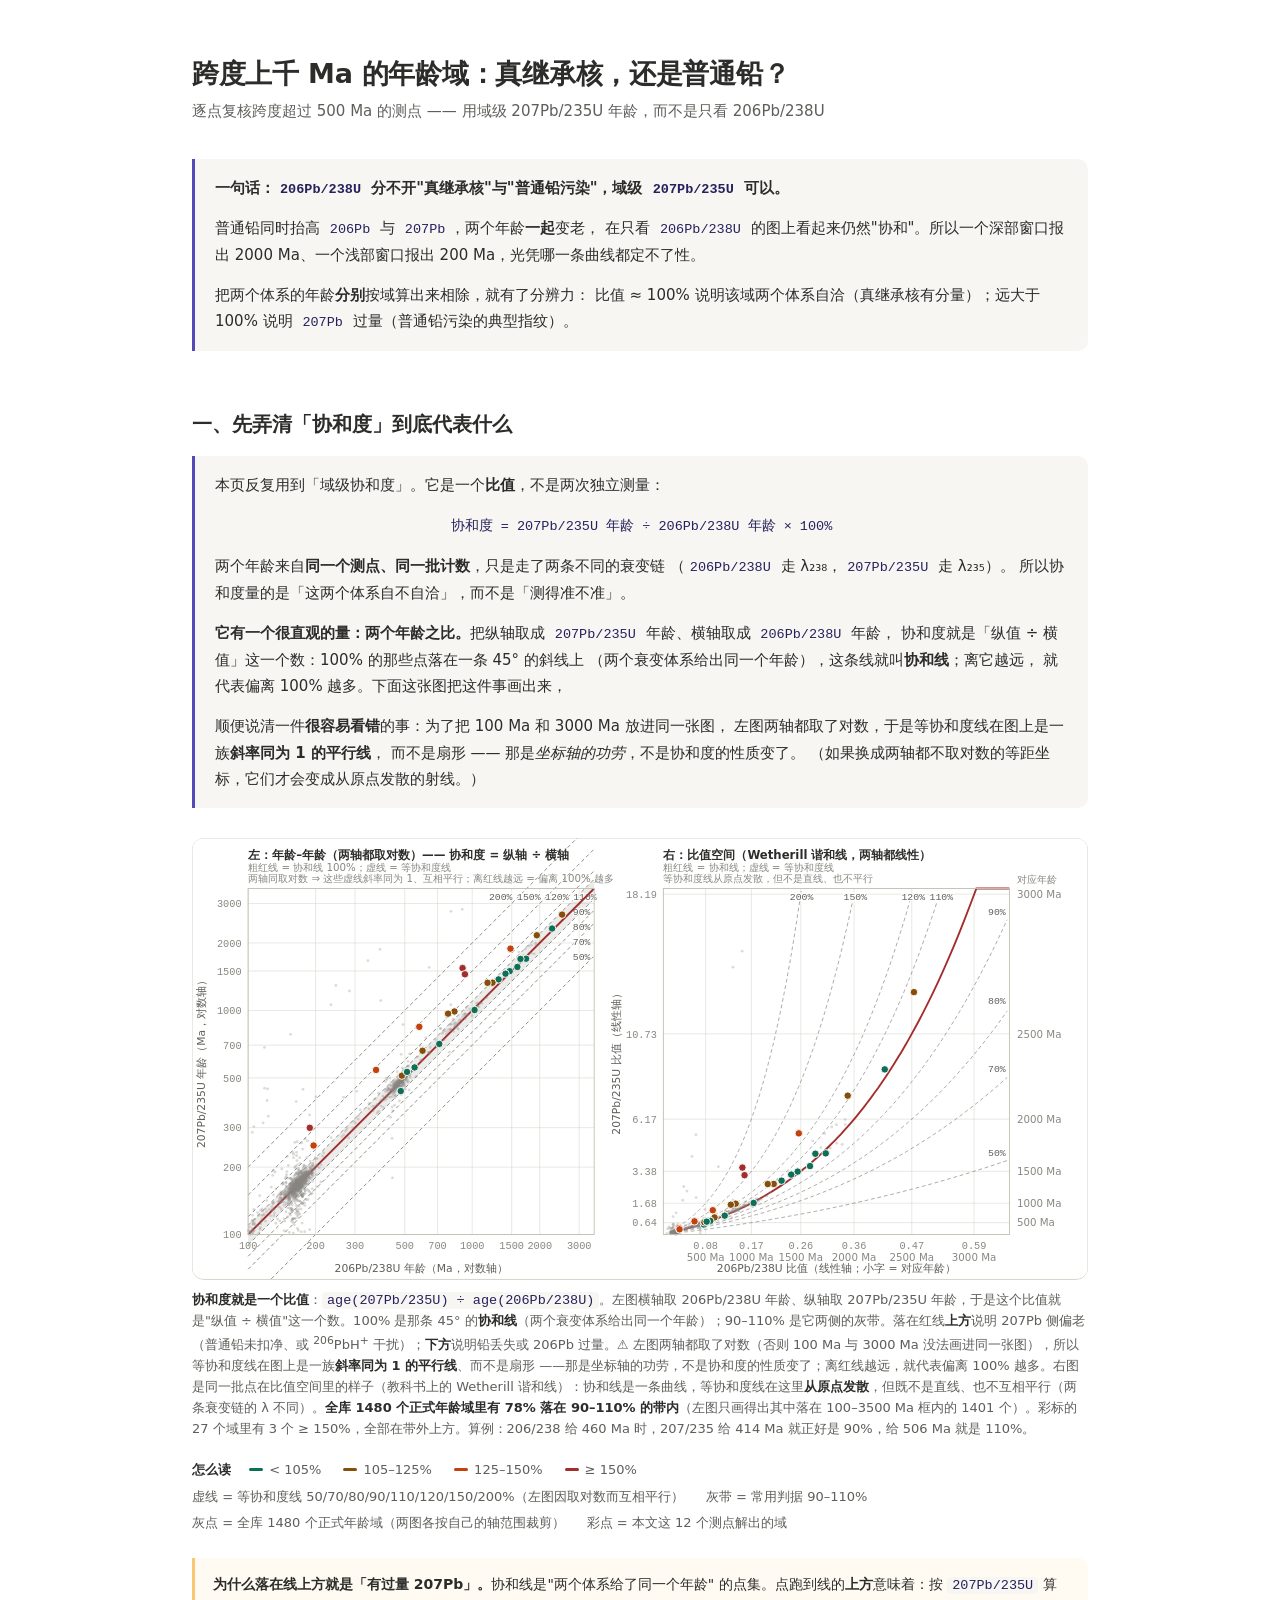
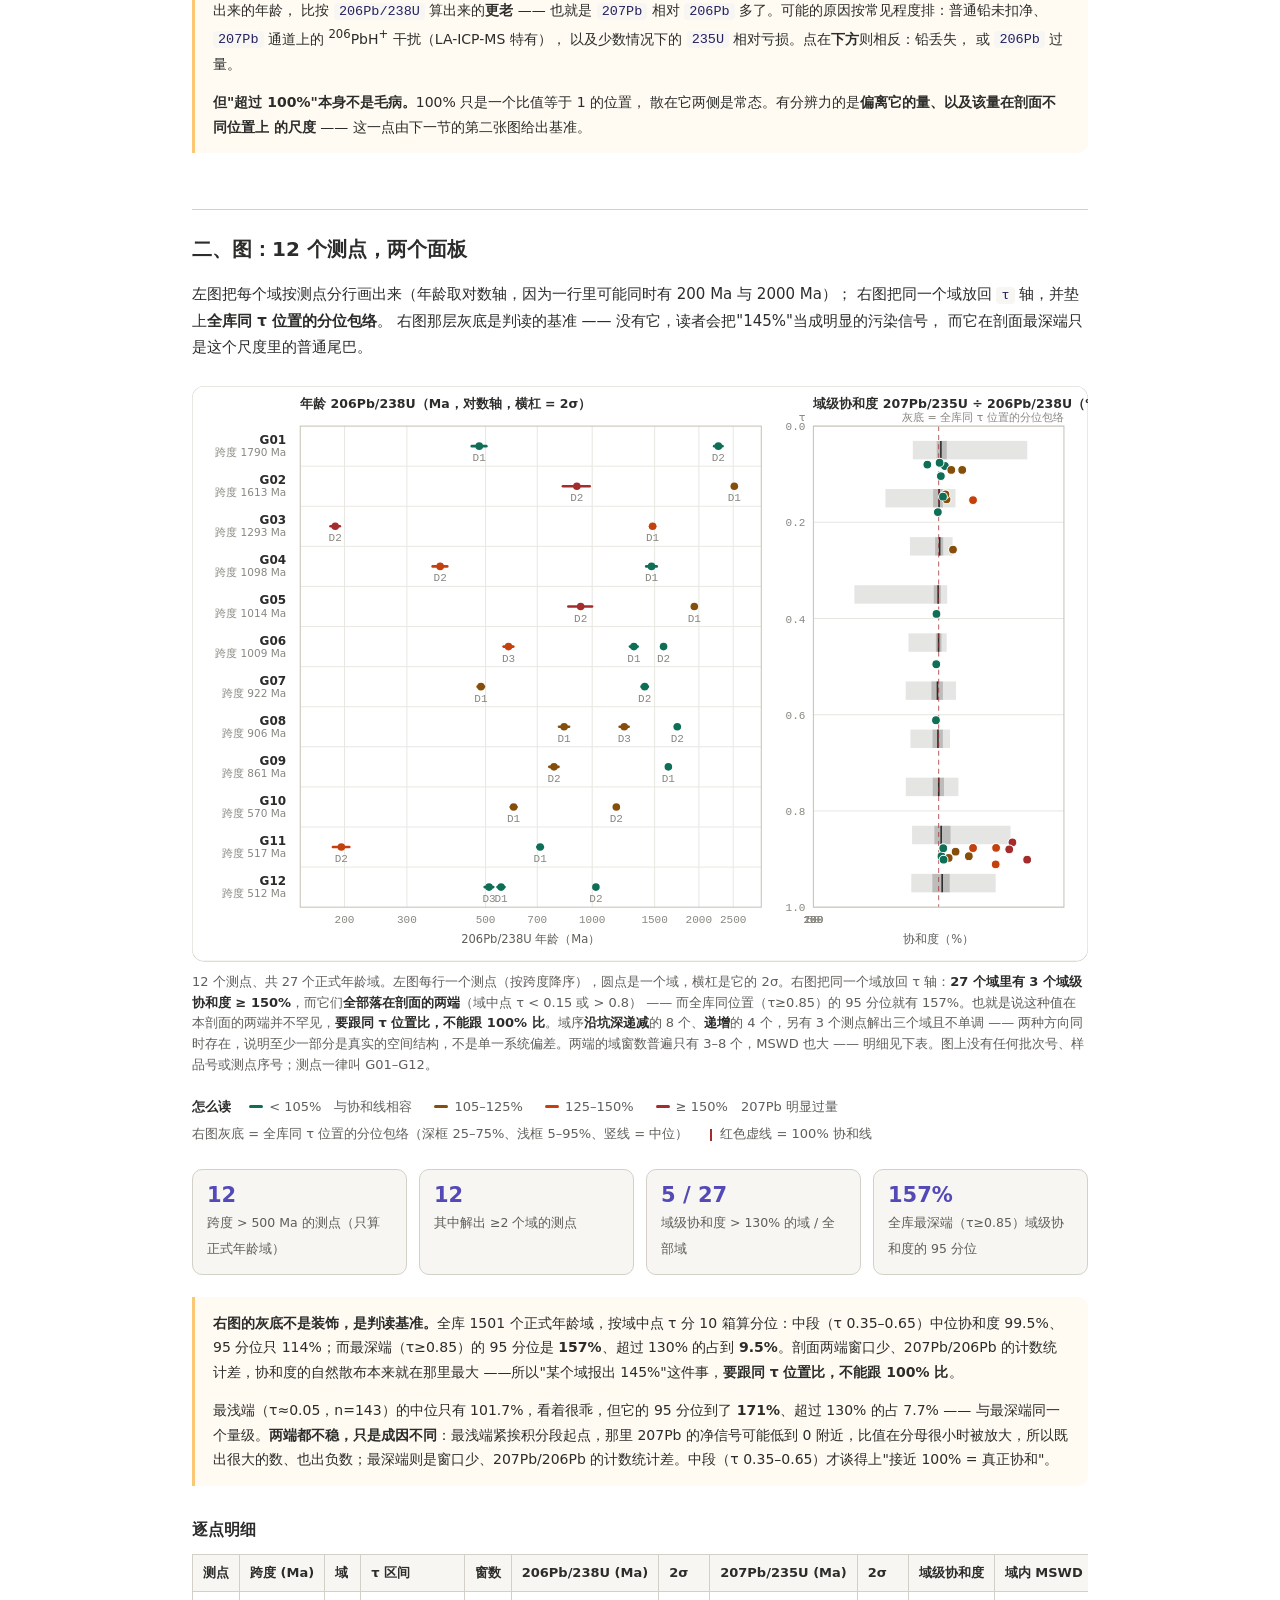
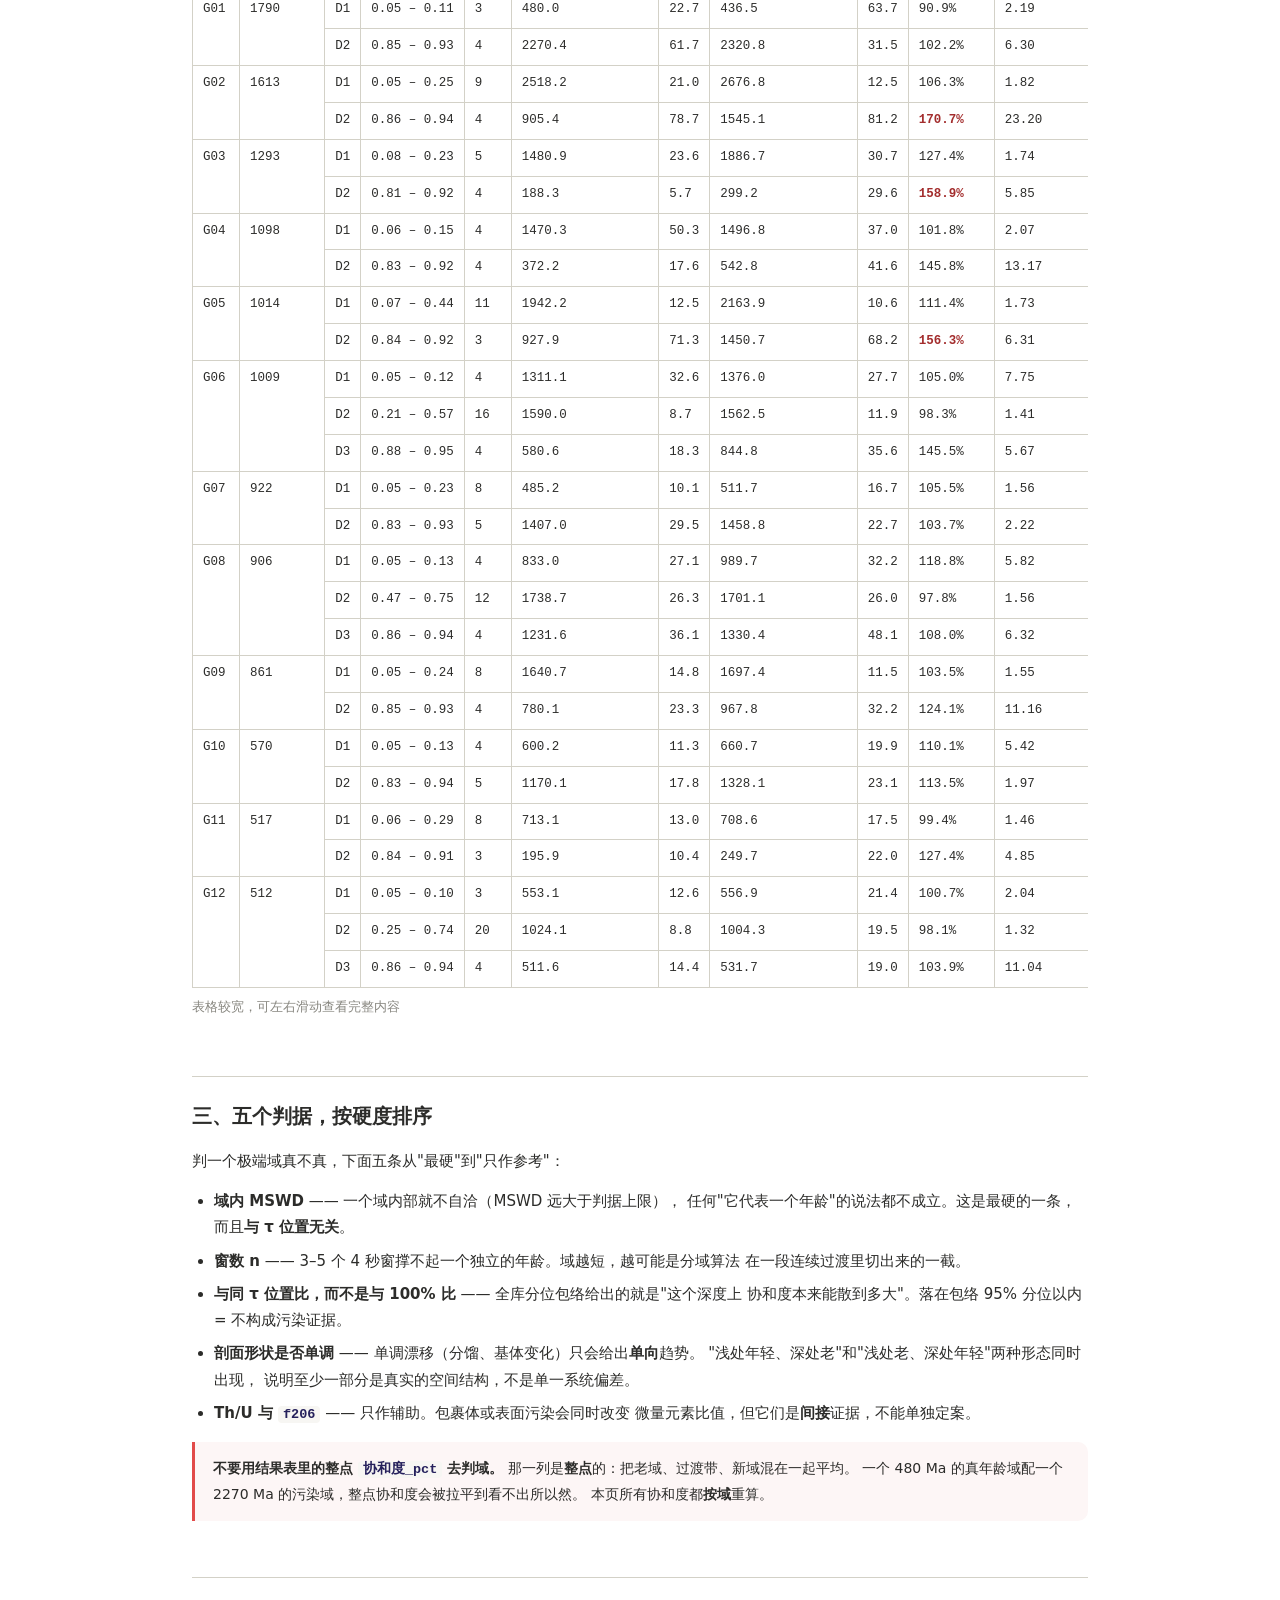
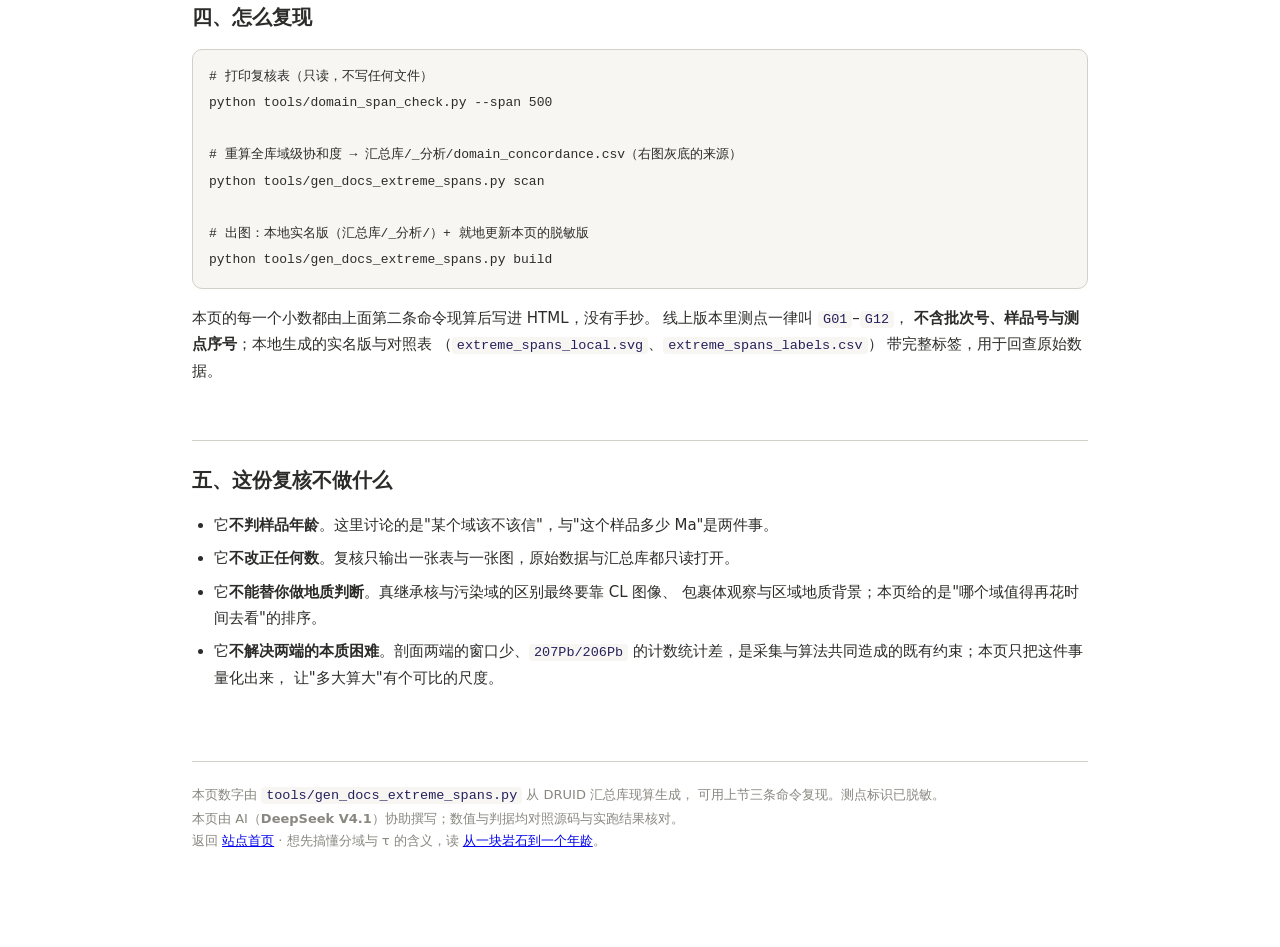
<file: docs/extreme-domain-spans.html>
<!DOCTYPE html>
<html lang="zh-CN">
<head>
<meta charset="utf-8">
<meta name="viewport" content="width=device-width, initial-scale=1">
<title>跨度上千 Ma 的年龄域：真继承核还是普通铅？ · DRUID 实测复核</title>
<meta name="description" content="一个剥蚀坑里同时解出 ~200 Ma 与 ~2000 Ma 的年龄域，跨域跨度上千 Ma。用域级 207Pb/235U 年龄与域级协和度、配合全库同 τ 位置的分位基准，逐点复核 12 个极端测点：哪些像真继承核，哪些更像普通铅污染的产物。">
<meta name="keywords" content="锆石 U-Pb, 深度剖面, 分域, 继承核, 普通铅, 域级协和度, 207Pb/235U, LA-ICP-MS, 跨域跨度, DRUID">
<meta name="author" content="chengkaide">
<meta name="robots" content="index, follow">
<link rel="canonical" href="https://chengkaide.github.io/DRUID/extreme-domain-spans.html">
<meta name="theme-color" content="#f7f6f3" media="(prefers-color-scheme: light)">
<meta name="theme-color" content="#16181a" media="(prefers-color-scheme: dark)">
<meta property="og:type" content="article">
<meta property="og:site_name" content="DRUID">
<meta property="og:locale" content="zh_CN">
<meta property="og:title" content="跨度上千 Ma 的年龄域：真继承核还是普通铅？">
<meta property="og:description" content="用域级 207Pb/235U 年龄与域级协和度，配合全库同 τ 位置的分位基准，逐点复核 12 个跨域跨度超过 500 Ma 的测点。">
<meta property="og:url" content="https://chengkaide.github.io/DRUID/extreme-domain-spans.html">
<meta property="og:image" content="https://chengkaide.github.io/DRUID/og-image.png">
<meta property="og:image:width" content="1200">
<meta property="og:image:height" content="630">
<meta property="og:image:alt" content="DRUID：把 LA-ICP-MS 原始信号时间序列转化为带不确定度的逐深度年龄剖面">
<meta name="twitter:card" content="summary_large_image">
<meta name="twitter:title" content="跨度上千 Ma 的年龄域：真继承核还是普通铅？">
<meta name="twitter:description" content="用域级 207Pb/235U 年龄与域级协和度，配合全库同 τ 位置的分位基准，逐点复核 12 个跨域跨度超过 500 Ma 的测点。">
<meta name="twitter:image" content="https://chengkaide.github.io/DRUID/og-image.png">
<link rel="icon" href="data:image/svg+xml,%3Csvg xmlns='http://www.w3.org/2000/svg' viewBox='0 0 64 64'%3E%3Crect width='64' height='64' rx='14' fill='%230d1512'/%3E%3Ctext x='32' y='45' font-family='Georgia,serif' font-size='38' font-weight='bold' fill='%23e8b04b' text-anchor='middle'%3ED%3C/text%3E%3C/svg%3E">
<script type="application/ld+json">
{
  "@context": "https://schema.org",
  "@graph": [
    {
      "@type": "TechArticle",
      "headline": "跨度上千 Ma 的年龄域：真继承核还是普通铅？",
      "description": "用域级 207Pb/235U 年龄与域级协和度，配合全库同 τ 位置的分位基准，逐点复核 12 个跨域跨度超过 500 Ma 的测点。",
      "inLanguage": "zh-CN",
      "url": "https://chengkaide.github.io/DRUID/extreme-domain-spans.html",
      "author": {"@type": "Person", "name": "chengkaide", "url": "https://github.com/chengkaide"},
      "isPartOf": {"@type": "WebSite", "name": "DRUID 文档", "url": "https://chengkaide.github.io/DRUID/"},
      "about": {"@type": "SoftwareApplication", "name": "DRUID", "softwareVersion": "2.8.0", "applicationCategory": "ScienceApplication"},
      "license": "https://opensource.org/licenses/MIT"
    },
    {
      "@type": "BreadcrumbList",
      "itemListElement": [
        {"@type": "ListItem", "position": 1, "name": "DRUID", "item": "https://chengkaide.github.io/DRUID/"},
        {"@type": "ListItem", "position": 2, "name": "极端跨域测点复核", "item": "https://chengkaide.github.io/DRUID/extreme-domain-spans.html"}
      ]
    }
  ]
}
</script>
<style>
  :root{
    --ink:#2C2C2A; --ink2:#5F5E5A; --ink3:#888780;
    --line:#D3D1C7; --bg:#FFFFFF; --panel:#F7F6F3;
    --pur:#534AB7; --purbg:#EEEDFE; --purline:#AFA9EC;
    --tea:#0F6E56; --teabg:#E1F5EE; --tealine:#9FE1CB;
    --amb:#854F0B; --ambbg:#FAEEDA; --ambline:#FAC775;
    --red:#A32D2D; --redbg:#FDF6F6;
    /* 图的配色单列：深色主题要整体换一套，所以不跟正文变量混用 */
    --figbg:#FFFFFF; --figframe:#C4C0B3; --figgrid:#D3D1C7; --figsep:#E8E6DF;
    --figtick:#888780; --figaxis:#5F5E5A; --figink:#2C2C2A;
    --c1:#0F6E56; --c2:#854F0B; --c3:#C2410C; --c4:#A32D2D;
    --halo:#FFFFFF; --band:#8B8983; --bandmed:#5F5E5A;  }
  *{box-sizing:border-box}
  body{margin:0;background:var(--bg);color:var(--ink);
       font-family:"Microsoft YaHei","PingFang SC","Hiragino Sans GB","Source Han Sans SC",system-ui,sans-serif;
       font-size:15px;line-height:1.75;-webkit-font-smoothing:antialiased}
  .wrap{max-width:960px;margin:0 auto;padding:56px 32px 96px}
  h1{font-size:27px;font-weight:600;line-height:1.35;margin:0 0 6px;letter-spacing:-.01em}
  .sub{color:var(--ink2);font-size:15px;margin:0 0 34px}
  h2{font-size:20px;font-weight:600;margin:56px 0 14px;padding-top:22px;border-top:1px solid var(--line)}
  h2:first-of-type{border-top:none;padding-top:0}
  h3{font-size:16px;font-weight:600;margin:30px 0 10px}
  p{margin:0 0 14px}
  code{font-family:"Cascadia Mono",Consolas,"Courier New",monospace;font-size:13.5px;
       background:var(--panel);padding:1px 5px;border-radius:4px;color:#26215C}
  pre{background:var(--panel);border:1px solid var(--line);border-radius:10px;
      padding:14px 16px;overflow-x:auto;margin:0 0 16px}
  pre code{background:none;padding:0;font-size:13px;line-height:1.65;color:var(--ink)}
  table{border-collapse:collapse;width:100%;margin:0 0 18px;font-size:13px}
  th,td{border:1px solid var(--line);padding:7px 10px;text-align:left;vertical-align:top}
  th{background:var(--panel);font-weight:600;white-space:nowrap}
  td.n{white-space:nowrap;font-family:Consolas,monospace;font-size:12.5px}
  td.dim,.dim{color:var(--ink3);font-size:11.5px;font-family:Consolas,monospace}
  td.hi{color:var(--red);font-weight:600}
  .lead{background:var(--panel);border-left:3px solid var(--pur);border-radius:0 10px 10px 0;
        padding:16px 20px;margin:0 0 30px}
  .lead p:last-child{margin:0}
  .note{border-left:3px solid var(--ambline);background:#FFFBF3;border-radius:0 10px 10px 0;
        padding:14px 18px;margin:0 0 18px;font-size:14px}
  .note p:last-child{margin:0}
  .warn{border-left:3px solid #E24B4A;background:var(--redbg);border-radius:0 10px 10px 0;
        padding:14px 18px;margin:0 0 18px;font-size:14px}
  .warn p:last-child{margin:0}
  figure{margin:26px 0 18px}
  figure svg{display:block;width:100%;height:auto;border-radius:12px}
  figcaption{color:var(--ink2);font-size:13px;margin-top:10px;line-height:1.6}
  figcaption b{color:var(--ink)}
  ul{margin:0 0 16px;padding-left:22px}
  li{margin:0 0 7px}
  .kpi{display:flex;flex-wrap:wrap;gap:12px;margin:0 0 22px}
  .kpi div{flex:1 1 168px;border:1px solid var(--line);border-radius:10px;padding:12px 14px;background:var(--panel)}
  .kpi b{display:block;font-size:21px;font-weight:600;color:var(--pur);line-height:1.3}
  .kpi span{font-size:12.5px;color:var(--ink2)}
  .two{display:grid;grid-template-columns:1fr 1fr;gap:18px;margin:0 0 20px}
  .card{border:1px solid var(--line);border-radius:12px;padding:16px 18px}
  .card.p{border-color:var(--purline);background:#FBFBFE}
  .card.t{border-color:var(--tealine);background:#F5FCF9}
  .card h4{margin:0 0 8px;font-size:15px;font-weight:600}
  .card.p h4{color:var(--pur)}
  .card.t h4{color:var(--tea)}
  .card p{font-size:13.5px;margin:0;color:var(--ink2)}
  footer{margin-top:70px;padding-top:22px;border-top:1px solid var(--line);
         color:var(--ink3);font-size:13px}
  :focus-visible{outline:2.5px solid var(--pur);outline-offset:3px;border-radius:4px}
  .skip{position:absolute;left:-9999px;top:0;background:var(--pur);color:#fff;
        padding:10px 18px;z-index:99;font-weight:600;border-radius:0 0 8px 0}
  .skip:focus{left:0;top:0}
  .tscroll{overflow-x:auto;-webkit-overflow-scrolling:touch;margin:0 0 18px}
  .tscroll table{width:auto;min-width:100%;margin:0}
  .figscroll-hint{color:var(--ink3);font-size:12.5px;font-family:Consolas,monospace;margin:-8px 0 22px}

  /* ── 图例（在 SVG 外面：画进坐标系一定会压住数据） ── */
  .figlegend{list-style:none;padding:0;margin:0 0 22px;font-size:13px}
  .figlegend li.key{color:var(--ink2);line-height:2}
  .figlegend b{color:var(--ink);font-family:Consolas,monospace;font-size:13px;margin-right:14px}
  .figlegend span.k{display:inline-block;margin:0 18px 0 0;white-space:nowrap}
  .figlegend i.sw{display:inline-block;width:14px;height:0;border-top:3px solid var(--ink3);
                  vertical-align:3px;margin-right:6px;border-radius:2px}
  .figlegend i.c1{border-top-color:var(--c1)}
  .figlegend i.c2{border-top-color:var(--c2)}
  .figlegend i.c3{border-top-color:var(--c3)}
  .figlegend i.c4{border-top-color:var(--c4)}
  .figlegend i.ref{width:0;height:12px;border-top:0;border-left:2px dashed var(--c4);
                   vertical-align:-3px;margin-right:8px;border-radius:0}

  /* ── 图内元素：全部走变量，深浅两套主题共用同一份 SVG ──
     顺序要紧：.c1–.c4 先给 stroke+fill，.fig-dot / .fig-halo 再覆盖 stroke。 */
  .fig .fig-bg{fill:var(--figbg);stroke:var(--line)}
  .fig .fig-frame{fill:none;stroke:var(--figframe)}
  .fig .fig-grid{stroke:var(--figgrid);stroke-width:.7;opacity:.75}
  .fig .fig-rowsep{stroke:var(--figsep);stroke-width:.9}
  .fig .fig-tick{fill:var(--figtick);font-size:11px;font-family:Consolas,monospace}
  .fig .fig-axis{fill:var(--figaxis);font-size:11.5px}
  .fig .fig-title{fill:var(--figink);font-size:12.5px;font-weight:600}
  .fig .fig-lab{fill:var(--figink);font-size:12px;font-weight:600}
  .fig .fig-lab2{fill:var(--figtick);font-size:10.5px}
  .fig .fig-sub{fill:var(--figtick);font-size:11px}
  .fig .fig-sub.mono{font-family:Consolas,monospace}
  .fig .c1{stroke:var(--c1);fill:var(--c1)}
  .fig .c2{stroke:var(--c2);fill:var(--c2)}
  .fig .c3{stroke:var(--c3);fill:var(--c3)}
  .fig .c4{stroke:var(--c4);fill:var(--c4)}
  .fig .fig-ebar{stroke-width:2.6;stroke-linecap:round}
  .fig .fig-dot{stroke:none}
  .fig .fig-halo{stroke:var(--halo);stroke-width:1}
  .fig .bg-band{fill:var(--band);opacity:.22;stroke:none}
  .fig .bg-band2{fill:var(--bandmed);opacity:.30;stroke:none}
  .fig .bg-med{stroke:var(--figink);stroke-width:1.6;fill:none}
  .fig .bg-ref{stroke:var(--c4);stroke-width:1;stroke-dasharray:5 4;opacity:.75}
  .fig .cc-band{fill:var(--band);opacity:.16;stroke:none}
  .fig .cc-ray{stroke:var(--figtick);stroke-width:1;stroke-dasharray:4 3}
  .fig .cc-ray2{fill:none;stroke:var(--figtick);stroke-width:1;stroke-dasharray:4 3;opacity:.75}
  .fig .cc-curve{fill:none;stroke:var(--c4);stroke-width:2}
  .fig .cc-line{stroke:var(--c4);stroke-width:2}
  .fig .cc-bg{fill:var(--band);opacity:.30;stroke:none}
  /* 标签压在射线上要能读：白描边 + paint-order 把描边放到填充下面 */
  .fig .cc-lab{fill:var(--figaxis);font-size:10.5px;font-family:Consolas,monospace;
               stroke:var(--figbg);stroke-width:2.6;paint-order:stroke}

  @media (max-width:700px){
    .wrap{padding:36px 20px 80px}
    body{font-size:14.5px}
    h1{font-size:24px}
    h2{font-size:19px;margin:44px 0 12px}
    h3{font-size:15.5px;margin:26px 0 8px}
    .two{grid-template-columns:1fr}
    /* 图里全是文字标注，等比缩到 1/3 就等于没画 —— 改成横向滚动 */
    figure{overflow-x:auto;overflow-y:hidden}
    figure svg{min-width:660px}
    pre{font-size:12.5px;padding:12px 13px}
  }
  @media (prefers-color-scheme: dark){
    :root{
      --ink:#E6E4DE; --ink2:#B0AEA6; --ink3:#8B8983;
      --line:#3A3833; --bg:#16181A; --panel:#1E2124;
      --pur:#B9B2F5; --purbg:#262346; --purline:#4A4390;
      --tea:#6FD3AE; --teabg:#123028; --tealine:#2C6B57;
      --amb:#E8C07A; --ambbg:#33280F; --ambline:#7A5F22;
      --red:#F09A9A; --redbg:#2E1A1A;
      --figbg:#1E2124; --figframe:#4A4640; --figgrid:#3A3833; --figsep:#2C2A27;
      --figtick:#9C9A93; --figaxis:#B0AEA6; --figink:#E6E4DE;
      --c1:#6FD3AE; --c2:#E8C07A; --c3:#F2A15E; --c4:#F09A9A;
      --halo:#1E2124; --band:#9C9A93; --bandmed:#B0AEA6;
    }
    code{color:#D9C98F}
    .note{background:#241E12}
    .warn{border-left-color:#F09A9A}
    .card.t{background:#12251F}
    .card.p{background:#1D1B36}
  }
</style>
</head>
<body>
<a class="skip" href="#main">跳到正文</a>
<div class="wrap" id="main" role="main">

<h1>跨度上千 Ma 的年龄域：真继承核，还是普通铅？</h1>
<p class="sub">逐点复核跨度超过 500 Ma 的测点 —— 用域级 207Pb/235U 年龄，而不是只看 206Pb/238U</p>

<div class="lead">
<p><b>一句话：<code>206Pb/238U</code> 分不开"真继承核"与"普通铅污染"，域级 <code>207Pb/235U</code> 可以。</b></p>
<p>普通铅同时抬高 <code>206Pb</code> 与 <code>207Pb</code>，两个年龄<b>一起</b>变老，
在只看 <code>206Pb/238U</code> 的图上看起来仍然"协和"。所以一个深部窗口报出
2000 Ma、一个浅部窗口报出 200 Ma，光凭哪一条曲线都定不了性。</p>
<p>把两个体系的年龄<strong>分别</strong>按域算出来相除，就有了分辨力：
比值 ≈ 100% 说明该域两个体系自洽（真继承核有分量）；远大于 100% 说明
<code>207Pb</code> 过量（普通铅污染的典型指纹）。</p>
</div>

<h2>一、先弄清「协和度」到底代表什么</h2>

<div class="lead">
<p>本页反复用到「域级协和度」。它是一个<strong>比值</strong>，不是两次独立测量：</p>
<p style="text-align:center;font-size:15.5px">
<code>协和度 = 207Pb/235U 年龄 ÷ 206Pb/238U 年龄 × 100%</code></p>
<p>两个年龄来自<strong>同一个测点、同一批计数</strong>，只是走了两条不同的衰变链
（<code>206Pb/238U</code> 走 λ₂₃₈，<code>207Pb/235U</code> 走 λ₂₃₅）。
所以协和度量的是「这两个体系自不自洽」，而不是「测得准不准」。</p>
<p><b>它有一个很直观的量：两个年龄之比。</b>把纵轴取成
<code>207Pb/235U</code> 年龄、横轴取成 <code>206Pb/238U</code> 年龄，
协和度就是「纵值 ÷ 横值」这一个数：100% 的那些点落在一条 45° 的斜线上
（两个衰变体系给出同一个年龄），这条线就叫<b>协和线</b>；离它越远，
就代表偏离 100% 越多。下面这张图把这件事画出来，</p>
<p>顺便说清一件<b>很容易看错</b>的事：为了把 100 Ma 和 3000 Ma 放进同一张图，
左图两轴都取了对数，于是等协和度线在图上是一族<b>斜率同为 1 的平行线</b>，
而不是扇形 —— 那是<em>坐标轴的功劳</em>，不是协和度的性质变了。
（如果换成两轴都不取对数的等距坐标，它们才会变成从原点发散的射线。）</p>
</div>

<!-- ==== 协和度对照图：由 tools/gen_docs_extreme_spans.py 生成，请勿手改 ==== -->
<figure>
<svg class="fig" viewBox="0 0 958 472" role="img" aria-labelledby="figConcT figConcD" aria-describedby="figConcD">
<title id="figConcT">协和度代表什么：等协和度线族与实测点</title>
<desc id="figConcD">左图横轴为 206Pb/238U 年龄、纵轴为 207Pb/235U 年龄，两者都取对数，于是协和度等于纵值除以横值；100% 的协和线是 45 度线，虚线是 50 到 200% 的等协和度线，因两轴同取对数而互相平行。右图是同一批点在 207Pb/235U 对 206Pb/238U 的比值空间（教科书上的 Wetherill 谐和线），协和线是一条曲线，等协和度线从原点发散。两图的灰点都取自全库 1480 个正式年龄域，各自按轴范围裁剪（左图 1401 个、右图 1480 个）；彩点是本文讨论的 27 个域。</desc>
<rect class="fig-bg" x="0" y="0" width="958" height="472" rx="12"/>
<text class="fig-title" x="60" y="22">左：年龄–年龄（两轴都取对数）—— 协和度 = 纵轴 ÷ 横轴</text>
<text class="fig-sub" x="60" y="35">粗红线 = 协和线 100%；虚线 = 等协和度线</text>
<text class="fig-sub" x="60" y="47">两轴同取对数 ⇒ 这些虚线斜率同为 1、互相平行；离红线越远 = 偏离 100% 越多</text>
<text class="fig-title" x="504" y="22">右：比值空间（Wetherill 谐和线，两轴都线性）</text>
<text class="fig-sub" x="504" y="35">粗红线 = 协和线；虚线 = 等协和度线</text>
<text class="fig-sub" x="504" y="47">等协和度线从原点发散，但不是直线、也不平行</text>
<line class="fig-grid" x1="60.0" y1="54" x2="60.0" y2="424"/>
<line class="fig-grid" x1="60" y1="424.0" x2="430" y2="424.0"/>
<text class="fig-tick" x="60.0" y="439" text-anchor="middle">100</text>
<text class="fig-tick" x="53" y="428.0" text-anchor="end">100</text>
<line class="fig-grid" x1="132.1" y1="54" x2="132.1" y2="424"/>
<line class="fig-grid" x1="60" y1="351.9" x2="430" y2="351.9"/>
<text class="fig-tick" x="132.1" y="439" text-anchor="middle">200</text>
<text class="fig-tick" x="53" y="355.9" text-anchor="end">200</text>
<line class="fig-grid" x1="174.3" y1="54" x2="174.3" y2="424"/>
<line class="fig-grid" x1="60" y1="309.7" x2="430" y2="309.7"/>
<text class="fig-tick" x="174.3" y="439" text-anchor="middle">300</text>
<text class="fig-tick" x="53" y="313.7" text-anchor="end">300</text>
<line class="fig-grid" x1="227.5" y1="54" x2="227.5" y2="424"/>
<line class="fig-grid" x1="60" y1="256.5" x2="430" y2="256.5"/>
<text class="fig-tick" x="227.5" y="439" text-anchor="middle">500</text>
<text class="fig-tick" x="53" y="260.5" text-anchor="end">500</text>
<line class="fig-grid" x1="262.5" y1="54" x2="262.5" y2="424"/>
<line class="fig-grid" x1="60" y1="221.5" x2="430" y2="221.5"/>
<text class="fig-tick" x="262.5" y="439" text-anchor="middle">700</text>
<text class="fig-tick" x="53" y="225.5" text-anchor="end">700</text>
<line class="fig-grid" x1="299.6" y1="54" x2="299.6" y2="424"/>
<line class="fig-grid" x1="60" y1="184.4" x2="430" y2="184.4"/>
<text class="fig-tick" x="299.6" y="439" text-anchor="middle">1000</text>
<text class="fig-tick" x="53" y="188.4" text-anchor="end">1000</text>
<line class="fig-grid" x1="341.8" y1="54" x2="341.8" y2="424"/>
<line class="fig-grid" x1="60" y1="142.2" x2="430" y2="142.2"/>
<text class="fig-tick" x="341.8" y="439" text-anchor="middle">1500</text>
<text class="fig-tick" x="53" y="146.2" text-anchor="end">1500</text>
<line class="fig-grid" x1="371.8" y1="54" x2="371.8" y2="424"/>
<line class="fig-grid" x1="60" y1="112.2" x2="430" y2="112.2"/>
<text class="fig-tick" x="371.8" y="439" text-anchor="middle">2000</text>
<text class="fig-tick" x="53" y="116.2" text-anchor="end">2000</text>
<line class="fig-grid" x1="414.0" y1="54" x2="414.0" y2="424"/>
<line class="fig-grid" x1="60" y1="70.0" x2="430" y2="70.0"/>
<text class="fig-tick" x="414.0" y="439" text-anchor="middle">3000</text>
<text class="fig-tick" x="53" y="74.0" text-anchor="end">3000</text>
<text class="fig-axis" x="245.0" y="464" text-anchor="middle">206Pb/238U 年龄（Ma，对数轴）</text>
<text class="fig-axis" transform="translate(14,239.0) rotate(-90)" text-anchor="middle">207Pb/235U 年龄（Ma，对数轴）</text>
<polygon class="cc-band" points="60.0,435.0 430.0,65.0 430.0,44.1 60.0,414.1"/>
<line class="cc-ray" x1="60.0" y1="496.1" x2="430.0" y2="126.1"/>
<line class="cc-ray" x1="60.0" y1="461.1" x2="430.0" y2="91.1"/>
<line class="cc-ray" x1="60.0" y1="447.2" x2="430.0" y2="77.2"/>
<line class="cc-ray" x1="60.0" y1="435.0" x2="430.0" y2="65.0"/>
<line class="cc-ray" x1="60.0" y1="414.1" x2="430.0" y2="44.1"/>
<line class="cc-ray" x1="60.0" y1="405.0" x2="430.0" y2="35.0"/>
<line class="cc-ray" x1="60.0" y1="381.8" x2="430.0" y2="11.8"/>
<line class="cc-ray" x1="60.0" y1="351.9" x2="430.0" y2="-18.1"/>
<text class="cc-lab" x="420.1" y="66.0" text-anchor="middle">110%</text>
<text class="cc-lab" x="390.1" y="66.0" text-anchor="middle">120%</text>
<text class="cc-lab" x="360.1" y="66.0" text-anchor="middle">150%</text>
<text class="cc-lab" x="330.1" y="66.0" text-anchor="middle">200%</text>
<text class="cc-lab" x="426.0" y="82.0" text-anchor="end">90%</text>
<text class="cc-lab" x="426.0" y="98.0" text-anchor="end">80%</text>
<text class="cc-lab" x="426.0" y="114.0" text-anchor="end">70%</text>
<text class="cc-lab" x="426.0" y="130.0" text-anchor="end">50%</text>
<line class="cc-line" x1="60.0" y1="424.0" x2="430.0" y2="54.0"/>
<text class="fig-sub" x="882" y="48">对应年龄</text>
<line class="fig-grid" x1="549.2" y1="54" x2="549.2" y2="424"/>
<line class="fig-grid" x1="504" y1="411.3" x2="874" y2="411.3"/>
<text class="fig-tick" x="549.2" y="439" text-anchor="middle">0.08</text>
<text class="fig-tick" x="497" y="415.3" text-anchor="end">0.64</text>
<text class="fig-sub" x="549.2" y="452" text-anchor="middle">500 Ma</text>
<text class="fig-sub" x="882" y="415.3">500 Ma</text>
<line class="fig-grid" x1="598.1" y1="54" x2="598.1" y2="424"/>
<line class="fig-grid" x1="504" y1="390.5" x2="874" y2="390.5"/>
<text class="fig-tick" x="598.1" y="439" text-anchor="middle">0.17</text>
<text class="fig-tick" x="497" y="394.5" text-anchor="end">1.68</text>
<text class="fig-sub" x="598.1" y="452" text-anchor="middle">1000 Ma</text>
<text class="fig-sub" x="882" y="394.5">1000 Ma</text>
<line class="fig-grid" x1="650.9" y1="54" x2="650.9" y2="424"/>
<line class="fig-grid" x1="504" y1="356.4" x2="874" y2="356.4"/>
<text class="fig-tick" x="650.9" y="439" text-anchor="middle">0.26</text>
<text class="fig-tick" x="497" y="360.4" text-anchor="end">3.38</text>
<text class="fig-sub" x="650.9" y="452" text-anchor="middle">1500 Ma</text>
<text class="fig-sub" x="882" y="360.4">1500 Ma</text>
<line class="fig-grid" x1="707.9" y1="54" x2="707.9" y2="424"/>
<line class="fig-grid" x1="504" y1="300.6" x2="874" y2="300.6"/>
<text class="fig-tick" x="707.9" y="439" text-anchor="middle">0.36</text>
<text class="fig-tick" x="497" y="304.6" text-anchor="end">6.17</text>
<text class="fig-sub" x="707.9" y="452" text-anchor="middle">2000 Ma</text>
<text class="fig-sub" x="882" y="304.6">2000 Ma</text>
<line class="fig-grid" x1="769.6" y1="54" x2="769.6" y2="424"/>
<line class="fig-grid" x1="504" y1="209.4" x2="874" y2="209.4"/>
<text class="fig-tick" x="769.6" y="439" text-anchor="middle">0.47</text>
<text class="fig-tick" x="497" y="213.4" text-anchor="end">10.73</text>
<text class="fig-sub" x="769.6" y="452" text-anchor="middle">2500 Ma</text>
<text class="fig-sub" x="882" y="213.4">2500 Ma</text>
<line class="fig-grid" x1="836.2" y1="54" x2="836.2" y2="424"/>
<line class="fig-grid" x1="504" y1="60.1" x2="874" y2="60.1"/>
<text class="fig-tick" x="836.2" y="439" text-anchor="middle">0.59</text>
<text class="fig-tick" x="497" y="64.1" text-anchor="end">18.19</text>
<text class="fig-sub" x="836.2" y="452" text-anchor="middle">3000 Ma</text>
<text class="fig-sub" x="882" y="64.1">3000 Ma</text>
<text class="fig-axis" x="689.0" y="464" text-anchor="middle">206Pb/238U 比值（线性轴；小字 = 对应年龄）</text>
<text class="fig-axis" transform="translate(458,239.0) rotate(-90)" text-anchor="middle">207Pb/235U 比值（线性轴）</text>
<polyline class="cc-curve" points="512.8,421.9 512.9,421.9 513.0,421.9 513.2,421.8 513.3,421.8 513.4,421.8 513.6,421.7 513.7,421.7 513.9,421.7 514.0,421.6 514.2,421.6 514.3,421.5 514.5,421.5 514.6,421.5 514.8,421.4 515.0,421.4 515.1,421.3 515.3,421.3 515.5,421.3 515.6,421.2 515.8,421.2 516.0,421.1 516.2,421.1 516.4,421.0 516.5,421.0 516.7,420.9 516.9,420.9 517.1,420.8 517.3,420.8 517.5,420.7 517.7,420.7 517.9,420.6 518.1,420.6 518.4,420.5 518.6,420.5 518.8,420.4 519.0,420.3 519.2,420.3 519.5,420.2 519.7,420.2 520.0,420.1 520.2,420.0 520.4,420.0 520.7,419.9 520.9,419.8 521.2,419.8 521.5,419.7 521.7,419.6 522.0,419.6 522.3,419.5 522.5,419.4 522.8,419.3 523.1,419.3 523.4,419.2 523.7,419.1 524.0,419.0 524.3,418.9 524.6,418.8 524.9,418.8 525.2,418.7 525.6,418.6 525.9,418.5 526.2,418.4 526.6,418.3 526.9,418.2 527.2,418.1 527.6,418.0 528.0,417.9 528.3,417.8 528.7,417.7 529.1,417.6 529.5,417.5 529.8,417.4 530.2,417.3 530.6,417.1 531.0,417.0 531.5,416.9 531.9,416.8 532.3,416.7 532.7,416.5 533.2,416.4 533.6,416.3 534.1,416.1 534.5,416.0 535.0,415.8 535.5,415.7 536.0,415.6 536.5,415.4 537.0,415.3 537.5,415.1 538.0,414.9 538.5,414.8 539.0,414.6 539.6,414.4 540.1,414.3 540.7,414.1 541.2,413.9 541.8,413.7 542.4,413.5 543.0,413.4 543.6,413.2 544.2,413.0 544.8,412.8 545.5,412.5 546.1,412.3 546.7,412.1 547.4,411.9 548.1,411.7 548.8,411.4 549.5,411.2 550.2,410.9 550.9,410.7 551.6,410.4 552.4,410.2 553.1,409.9 553.9,409.6 554.6,409.4 555.4,409.1 556.2,408.8 557.1,408.5 557.9,408.2 558.7,407.9 559.6,407.6 560.5,407.2 561.3,406.9 562.2,406.5 563.1,406.2 564.1,405.8 565.0,405.5 566.0,405.1 567.0,404.7 567.9,404.3 569.0,403.9 570.0,403.5 571.0,403.0 572.1,402.6 573.2,402.1 574.2,401.7 575.4,401.2 576.5,400.7 577.6,400.2 578.8,399.7 580.0,399.2 581.2,398.6 582.4,398.1 583.7,397.5 585.0,396.9 586.3,396.3 587.6,395.7 588.9,395.0 590.3,394.4 591.6,393.7 593.1,393.0 594.5,392.3 595.9,391.5 597.4,390.8 598.9,390.0 600.5,389.2 602.0,388.4 603.6,387.5 605.2,386.6 606.9,385.7 608.5,384.8 610.2,383.8 612.0,382.8 613.7,381.8 615.5,380.7 617.3,379.6 619.2,378.5 621.1,377.3 623.0,376.1 624.9,374.9 626.9,373.6 629.0,372.2 631.0,370.9 633.1,369.4 635.3,368.0 637.4,366.4 639.7,364.8 641.9,363.2 644.2,361.5 646.5,359.7 648.9,357.9 651.4,356.0 653.8,354.0 656.3,352.0 658.9,349.9 661.5,347.7 664.2,345.4 666.9,343.0 669.6,340.5 672.4,338.0 675.3,335.3 678.2,332.5 681.2,329.6 684.2,326.6 687.3,323.5 690.5,320.2 693.7,316.8 696.9,313.2 700.3,309.5 703.7,305.6 707.1,301.6 710.7,297.3 714.3,292.9 718.0,288.3 721.7,283.4 725.5,278.4 729.4,273.0 733.4,267.5 737.4,261.7 741.6,255.5 745.8,249.1 750.1,242.4 754.5,235.3 759.0,227.9 763.6,220.1 768.2,211.8 773.0,203.2 777.9,194.1 782.8,184.5 787.9,174.4 793.1,163.7 798.4,152.4 803.8,140.5 809.3,128.0 814.9,114.7 820.7,100.6 826.6,85.7 832.6,70.0 838.7,54.0 845.0,54.0 851.4,54.0 858.0,54.0 864.7,54.0 871.5,54.0 874.0,54.0 874.0,54.0 874.0,54.0 874.0,54.0 874.0,54.0"/>
<polyline class="cc-ray2" points="512.8,423.0 512.9,423.0 513.0,423.0 513.2,422.9 513.3,422.9 513.4,422.9 513.6,422.9 513.7,422.9 513.9,422.9 514.0,422.8 514.2,422.8 514.3,422.8 514.5,422.8 514.6,422.8 514.8,422.8 515.0,422.7 515.1,422.7 515.3,422.7 515.5,422.7 515.6,422.7 515.8,422.6 516.0,422.6 516.2,422.6 516.4,422.6 516.5,422.5 516.7,422.5 516.9,422.5 517.1,422.5 517.3,422.5 517.5,422.4 517.7,422.4 517.9,422.4 518.1,422.4 518.4,422.3 518.6,422.3 518.8,422.3 519.0,422.2 519.2,422.2 519.5,422.2 519.7,422.2 520.0,422.1 520.2,422.1 520.4,422.1 520.7,422.0 520.9,422.0 521.2,422.0 521.5,422.0 521.7,421.9 522.0,421.9 522.3,421.9 522.5,421.8 522.8,421.8 523.1,421.8 523.4,421.7 523.7,421.7 524.0,421.6 524.3,421.6 524.6,421.6 524.9,421.5 525.2,421.5 525.6,421.5 525.9,421.4 526.2,421.4 526.6,421.3 526.9,421.3 527.2,421.2 527.6,421.2 528.0,421.2 528.3,421.1 528.7,421.1 529.1,421.0 529.5,421.0 529.8,420.9 530.2,420.9 530.6,420.8 531.0,420.8 531.5,420.7 531.9,420.7 532.3,420.6 532.7,420.6 533.2,420.5 533.6,420.4 534.1,420.4 534.5,420.3 535.0,420.3 535.5,420.2 536.0,420.2 536.5,420.1 537.0,420.0 537.5,420.0 538.0,419.9 538.5,419.8 539.0,419.8 539.6,419.7 540.1,419.6 540.7,419.5 541.2,419.5 541.8,419.4 542.4,419.3 543.0,419.2 543.6,419.2 544.2,419.1 544.8,419.0 545.5,418.9 546.1,418.8 546.7,418.7 547.4,418.7 548.1,418.6 548.8,418.5 549.5,418.4 550.2,418.3 550.9,418.2 551.6,418.1 552.4,418.0 553.1,417.9 553.9,417.8 554.6,417.7 555.4,417.6 556.2,417.5 557.1,417.4 557.9,417.2 558.7,417.1 559.6,417.0 560.5,416.9 561.3,416.8 562.2,416.6 563.1,416.5 564.1,416.4 565.0,416.2 566.0,416.1 567.0,416.0 567.9,415.8 569.0,415.7 570.0,415.5 571.0,415.4 572.1,415.2 573.2,415.1 574.2,414.9 575.4,414.7 576.5,414.6 577.6,414.4 578.8,414.2 580.0,414.1 581.2,413.9 582.4,413.7 583.7,413.5 585.0,413.3 586.3,413.1 587.6,412.9 588.9,412.7 590.3,412.5 591.6,412.3 593.1,412.1 594.5,411.8 595.9,411.6 597.4,411.4 598.9,411.1 600.5,410.9 602.0,410.6 603.6,410.4 605.2,410.1 606.9,409.9 608.5,409.6 610.2,409.3 612.0,409.0 613.7,408.7 615.5,408.4 617.3,408.1 619.2,407.8 621.1,407.5 623.0,407.2 624.9,406.8 626.9,406.5 629.0,406.1 631.0,405.8 633.1,405.4 635.3,405.0 637.4,404.6 639.7,404.2 641.9,403.8 644.2,403.4 646.5,402.9 648.9,402.5 651.4,402.0 653.8,401.6 656.3,401.1 658.9,400.6 661.5,400.1 664.2,399.6 666.9,399.1 669.6,398.5 672.4,398.0 675.3,397.4 678.2,396.8 681.2,396.2 684.2,395.5 687.3,394.9 690.5,394.2 693.7,393.6 696.9,392.9 700.3,392.1 703.7,391.4 707.1,390.6 710.7,389.8 714.3,389.0 718.0,388.2 721.7,387.3 725.5,386.4 729.4,385.5 733.4,384.6 737.4,383.6 741.6,382.6 745.8,381.6 750.1,380.5 754.5,379.4 759.0,378.3 763.6,377.1 768.2,375.9 773.0,374.6 777.9,373.3 782.8,372.0 787.9,370.6 793.1,369.1 798.4,367.6 803.8,366.1 809.3,364.5 814.9,362.8 820.7,361.1 826.6,359.3 832.6,357.5 838.7,355.6 845.0,353.6 851.4,351.6 858.0,349.4 864.7,347.2 871.5,344.9"/>
<polyline class="cc-ray2" points="512.8,422.6 512.9,422.6 513.0,422.5 513.2,422.5 513.3,422.5 513.4,422.5 513.6,422.4 513.7,422.4 513.9,422.4 514.0,422.4 514.2,422.3 514.3,422.3 514.5,422.3 514.6,422.3 514.8,422.2 515.0,422.2 515.1,422.2 515.3,422.1 515.5,422.1 515.6,422.1 515.8,422.1 516.0,422.0 516.2,422.0 516.4,422.0 516.5,421.9 516.7,421.9 516.9,421.9 517.1,421.8 517.3,421.8 517.5,421.8 517.7,421.7 517.9,421.7 518.1,421.7 518.4,421.6 518.6,421.6 518.8,421.5 519.0,421.5 519.2,421.5 519.5,421.4 519.7,421.4 520.0,421.3 520.2,421.3 520.4,421.3 520.7,421.2 520.9,421.2 521.2,421.1 521.5,421.1 521.7,421.0 522.0,421.0 522.3,420.9 522.5,420.9 522.8,420.8 523.1,420.8 523.4,420.7 523.7,420.7 524.0,420.6 524.3,420.6 524.6,420.5 524.9,420.5 525.2,420.4 525.6,420.3 525.9,420.3 526.2,420.2 526.6,420.2 526.9,420.1 527.2,420.0 527.6,420.0 528.0,419.9 528.3,419.8 528.7,419.8 529.1,419.7 529.5,419.6 529.8,419.6 530.2,419.5 530.6,419.4 531.0,419.3 531.5,419.3 531.9,419.2 532.3,419.1 532.7,419.0 533.2,418.9 533.6,418.9 534.1,418.8 534.5,418.7 535.0,418.6 535.5,418.5 536.0,418.4 536.5,418.3 537.0,418.2 537.5,418.1 538.0,418.0 538.5,417.9 539.0,417.8 539.6,417.7 540.1,417.6 540.7,417.5 541.2,417.4 541.8,417.3 542.4,417.2 543.0,417.0 543.6,416.9 544.2,416.8 544.8,416.7 545.5,416.5 546.1,416.4 546.7,416.3 547.4,416.1 548.1,416.0 548.8,415.9 549.5,415.7 550.2,415.6 550.9,415.4 551.6,415.3 552.4,415.1 553.1,415.0 553.9,414.8 554.6,414.6 555.4,414.5 556.2,414.3 557.1,414.1 557.9,413.9 558.7,413.7 559.6,413.6 560.5,413.4 561.3,413.2 562.2,413.0 563.1,412.8 564.1,412.6 565.0,412.3 566.0,412.1 567.0,411.9 567.9,411.7 569.0,411.4 570.0,411.2 571.0,411.0 572.1,410.7 573.2,410.5 574.2,410.2 575.4,409.9 576.5,409.7 577.6,409.4 578.8,409.1 580.0,408.8 581.2,408.5 582.4,408.2 583.7,407.9 585.0,407.6 586.3,407.2 587.6,406.9 588.9,406.6 590.3,406.2 591.6,405.9 593.1,405.5 594.5,405.1 595.9,404.7 597.4,404.3 598.9,403.9 600.5,403.5 602.0,403.1 603.6,402.6 605.2,402.2 606.9,401.7 608.5,401.2 610.2,400.8 612.0,400.3 613.7,399.7 615.5,399.2 617.3,398.7 619.2,398.1 621.1,397.5 623.0,397.0 624.9,396.3 626.9,395.7 629.0,395.1 631.0,394.4 633.1,393.8 635.3,393.1 637.4,392.3 639.7,391.6 641.9,390.8 644.2,390.1 646.5,389.3 648.9,388.4 651.4,387.6 653.8,386.7 656.3,385.8 658.9,384.9 661.5,383.9 664.2,382.9 666.9,381.9 669.6,380.8 672.4,379.7 675.3,378.6 678.2,377.4 681.2,376.2 684.2,375.0 687.3,373.7 690.5,372.3 693.7,371.0 696.9,369.5 700.3,368.1 703.7,366.5 707.1,365.0 710.7,363.3 714.3,361.6 718.0,359.9 721.7,358.0 725.5,356.2 729.4,354.2 733.4,352.2 737.4,350.0 741.6,347.8 745.8,345.6 750.1,343.2 754.5,340.7 759.0,338.2 763.6,335.5 768.2,332.7 773.0,329.8 777.9,326.8 782.8,323.7 787.9,320.4 793.1,317.0 798.4,313.5 803.8,309.8 809.3,305.9 814.9,301.9 820.7,297.7 826.6,293.2 832.6,288.6 838.7,283.8 845.0,278.8 851.4,273.5 858.0,267.9 864.7,262.1 871.5,256.0"/>
<polyline class="cc-ray2" points="512.8,422.4 512.9,422.3 513.0,422.3 513.2,422.3 513.3,422.3 513.4,422.2 513.6,422.2 513.7,422.2 513.9,422.1 514.0,422.1 514.2,422.1 514.3,422.1 514.5,422.0 514.6,422.0 514.8,422.0 515.0,421.9 515.1,421.9 515.3,421.9 515.5,421.8 515.6,421.8 515.8,421.8 516.0,421.7 516.2,421.7 516.4,421.7 516.5,421.6 516.7,421.6 516.9,421.5 517.1,421.5 517.3,421.5 517.5,421.4 517.7,421.4 517.9,421.3 518.1,421.3 518.4,421.3 518.6,421.2 518.8,421.2 519.0,421.1 519.2,421.1 519.5,421.0 519.7,421.0 520.0,420.9 520.2,420.9 520.4,420.8 520.7,420.8 520.9,420.7 521.2,420.7 521.5,420.6 521.7,420.6 522.0,420.5 522.3,420.5 522.5,420.4 522.8,420.3 523.1,420.3 523.4,420.2 523.7,420.2 524.0,420.1 524.3,420.0 524.6,420.0 524.9,419.9 525.2,419.8 525.6,419.8 525.9,419.7 526.2,419.6 526.6,419.6 526.9,419.5 527.2,419.4 527.6,419.3 528.0,419.3 528.3,419.2 528.7,419.1 529.1,419.0 529.5,418.9 529.8,418.9 530.2,418.8 530.6,418.7 531.0,418.6 531.5,418.5 531.9,418.4 532.3,418.3 532.7,418.2 533.2,418.1 533.6,418.0 534.1,417.9 534.5,417.8 535.0,417.7 535.5,417.6 536.0,417.5 536.5,417.4 537.0,417.3 537.5,417.2 538.0,417.0 538.5,416.9 539.0,416.8 539.6,416.7 540.1,416.5 540.7,416.4 541.2,416.3 541.8,416.1 542.4,416.0 543.0,415.9 543.6,415.7 544.2,415.6 544.8,415.4 545.5,415.3 546.1,415.1 546.7,415.0 547.4,414.8 548.1,414.6 548.8,414.5 549.5,414.3 550.2,414.1 550.9,413.9 551.6,413.7 552.4,413.6 553.1,413.4 553.9,413.2 554.6,413.0 555.4,412.8 556.2,412.6 557.1,412.3 557.9,412.1 558.7,411.9 559.6,411.7 560.5,411.4 561.3,411.2 562.2,411.0 563.1,410.7 564.1,410.5 565.0,410.2 566.0,409.9 567.0,409.7 567.9,409.4 569.0,409.1 570.0,408.8 571.0,408.5 572.1,408.2 573.2,407.9 574.2,407.6 575.4,407.2 576.5,406.9 577.6,406.6 578.8,406.2 580.0,405.9 581.2,405.5 582.4,405.1 583.7,404.7 585.0,404.3 586.3,403.9 587.6,403.5 588.9,403.1 590.3,402.6 591.6,402.2 593.1,401.7 594.5,401.2 595.9,400.7 597.4,400.2 598.9,399.7 600.5,399.2 602.0,398.7 603.6,398.1 605.2,397.5 606.9,396.9 608.5,396.3 610.2,395.7 612.0,395.1 613.7,394.4 615.5,393.7 617.3,393.0 619.2,392.3 621.1,391.6 623.0,390.8 624.9,390.1 626.9,389.3 629.0,388.4 631.0,387.6 633.1,386.7 635.3,385.8 637.4,384.8 639.7,383.9 641.9,382.9 644.2,381.9 646.5,380.8 648.9,379.7 651.4,378.6 653.8,377.4 656.3,376.2 658.9,374.9 661.5,373.7 664.2,372.3 666.9,370.9 669.6,369.5 672.4,368.0 675.3,366.5 678.2,364.9 681.2,363.3 684.2,361.6 687.3,359.8 690.5,358.0 693.7,356.1 696.9,354.2 700.3,352.1 703.7,350.0 707.1,347.8 710.7,345.5 714.3,343.2 718.0,340.7 721.7,338.1 725.5,335.5 729.4,332.7 733.4,329.8 737.4,326.8 741.6,323.7 745.8,320.4 750.1,317.0 754.5,313.4 759.0,309.7 763.6,305.9 768.2,301.8 773.0,297.6 777.9,293.2 782.8,288.6 787.9,283.7 793.1,278.7 798.4,273.4 803.8,267.8 809.3,262.0 814.9,255.9 820.7,249.5 826.6,242.8 832.6,235.8 838.7,228.4 845.0,220.6 851.4,212.4 858.0,203.7 864.7,194.7 871.5,185.1"/>
<polyline class="cc-ray2" points="512.8,422.1 512.9,422.1 513.0,422.1 513.2,422.1 513.3,422.0 513.4,422.0 513.6,422.0 513.7,421.9 513.9,421.9 514.0,421.9 514.2,421.8 514.3,421.8 514.5,421.8 514.6,421.7 514.8,421.7 515.0,421.7 515.1,421.6 515.3,421.6 515.5,421.5 515.6,421.5 515.8,421.5 516.0,421.4 516.2,421.4 516.4,421.3 516.5,421.3 516.7,421.3 516.9,421.2 517.1,421.2 517.3,421.1 517.5,421.1 517.7,421.0 517.9,421.0 518.1,420.9 518.4,420.9 518.6,420.8 518.8,420.8 519.0,420.7 519.2,420.7 519.5,420.6 519.7,420.6 520.0,420.5 520.2,420.5 520.4,420.4 520.7,420.4 520.9,420.3 521.2,420.2 521.5,420.2 521.7,420.1 522.0,420.0 522.3,420.0 522.5,419.9 522.8,419.8 523.1,419.8 523.4,419.7 523.7,419.6 524.0,419.6 524.3,419.5 524.6,419.4 524.9,419.3 525.2,419.3 525.6,419.2 525.9,419.1 526.2,419.0 526.6,418.9 526.9,418.9 527.2,418.8 527.6,418.7 528.0,418.6 528.3,418.5 528.7,418.4 529.1,418.3 529.5,418.2 529.8,418.1 530.2,418.0 530.6,417.9 531.0,417.8 531.5,417.7 531.9,417.6 532.3,417.5 532.7,417.4 533.2,417.3 533.6,417.2 534.1,417.0 534.5,416.9 535.0,416.8 535.5,416.7 536.0,416.5 536.5,416.4 537.0,416.3 537.5,416.1 538.0,416.0 538.5,415.9 539.0,415.7 539.6,415.6 540.1,415.4 540.7,415.3 541.2,415.1 541.8,415.0 542.4,414.8 543.0,414.6 543.6,414.5 544.2,414.3 544.8,414.1 545.5,413.9 546.1,413.8 546.7,413.6 547.4,413.4 548.1,413.2 548.8,413.0 549.5,412.8 550.2,412.6 550.9,412.4 551.6,412.1 552.4,411.9 553.1,411.7 553.9,411.5 554.6,411.2 555.4,411.0 556.2,410.7 557.1,410.5 557.9,410.2 558.7,409.9 559.6,409.7 560.5,409.4 561.3,409.1 562.2,408.8 563.1,408.5 564.1,408.2 565.0,407.9 566.0,407.6 567.0,407.3 567.9,406.9 569.0,406.6 570.0,406.2 571.0,405.9 572.1,405.5 573.2,405.1 574.2,404.7 575.4,404.3 576.5,403.9 577.6,403.5 578.8,403.1 580.0,402.6 581.2,402.2 582.4,401.7 583.7,401.3 585.0,400.8 586.3,400.3 587.6,399.8 588.9,399.2 590.3,398.7 591.6,398.1 593.1,397.6 594.5,397.0 595.9,396.4 597.4,395.7 598.9,395.1 600.5,394.5 602.0,393.8 603.6,393.1 605.2,392.4 606.9,391.6 608.5,390.9 610.2,390.1 612.0,389.3 613.7,388.5 615.5,387.6 617.3,386.7 619.2,385.8 621.1,384.9 623.0,383.9 624.9,382.9 626.9,381.9 629.0,380.8 631.0,379.8 633.1,378.6 635.3,377.5 637.4,376.3 639.7,375.0 641.9,373.7 644.2,372.4 646.5,371.0 648.9,369.6 651.4,368.1 653.8,366.6 656.3,365.0 658.9,363.4 661.5,361.7 664.2,359.9 666.9,358.1 669.6,356.2 672.4,354.3 675.3,352.2 678.2,350.1 681.2,347.9 684.2,345.6 687.3,343.3 690.5,340.8 693.7,338.3 696.9,335.6 700.3,332.8 703.7,330.0 707.1,327.0 710.7,323.8 714.3,320.6 718.0,317.2 721.7,313.6 725.5,309.9 729.4,306.1 733.4,302.0 737.4,297.8 741.6,293.4 745.8,288.8 750.1,284.0 754.5,278.9 759.0,273.7 763.6,268.1 768.2,262.3 773.0,256.2 777.9,249.9 782.8,243.2 787.9,236.1 793.1,228.7 798.4,221.0 803.8,212.8 809.3,204.2 814.9,195.1 820.7,185.6 826.6,175.5 832.6,164.9 838.7,153.7 845.0,141.9 851.4,129.4 858.0,116.2 864.7,102.2 871.5,87.4"/>
<polyline class="cc-ray2" points="512.8,421.7 512.9,421.7 513.0,421.6 513.2,421.6 513.3,421.6 513.4,421.5 513.6,421.5 513.7,421.4 513.9,421.4 514.0,421.4 514.2,421.3 514.3,421.3 514.5,421.2 514.6,421.2 514.8,421.1 515.0,421.1 515.1,421.1 515.3,421.0 515.5,421.0 515.6,420.9 515.8,420.9 516.0,420.8 516.2,420.8 516.4,420.7 516.5,420.7 516.7,420.6 516.9,420.5 517.1,420.5 517.3,420.4 517.5,420.4 517.7,420.3 517.9,420.3 518.1,420.2 518.4,420.1 518.6,420.1 518.8,420.0 519.0,419.9 519.2,419.9 519.5,419.8 519.7,419.7 520.0,419.7 520.2,419.6 520.4,419.5 520.7,419.5 520.9,419.4 521.2,419.3 521.5,419.2 521.7,419.1 522.0,419.1 522.3,419.0 522.5,418.9 522.8,418.8 523.1,418.7 523.4,418.6 523.7,418.5 524.0,418.5 524.3,418.4 524.6,418.3 524.9,418.2 525.2,418.1 525.6,418.0 525.9,417.9 526.2,417.8 526.6,417.7 526.9,417.5 527.2,417.4 527.6,417.3 528.0,417.2 528.3,417.1 528.7,417.0 529.1,416.9 529.5,416.7 529.8,416.6 530.2,416.5 530.6,416.3 531.0,416.2 531.5,416.1 531.9,415.9 532.3,415.8 532.7,415.6 533.2,415.5 533.6,415.3 534.1,415.2 534.5,415.0 535.0,414.9 535.5,414.7 536.0,414.5 536.5,414.4 537.0,414.2 537.5,414.0 538.0,413.8 538.5,413.6 539.0,413.5 539.6,413.3 540.1,413.1 540.7,412.9 541.2,412.7 541.8,412.4 542.4,412.2 543.0,412.0 543.6,411.8 544.2,411.6 544.8,411.3 545.5,411.1 546.1,410.8 546.7,410.6 547.4,410.3 548.1,410.1 548.8,409.8 549.5,409.5 550.2,409.2 550.9,409.0 551.6,408.7 552.4,408.4 553.1,408.0 553.9,407.7 554.6,407.4 555.4,407.1 556.2,406.7 557.1,406.4 557.9,406.0 558.7,405.7 559.6,405.3 560.5,404.9 561.3,404.5 562.2,404.1 563.1,403.7 564.1,403.3 565.0,402.8 566.0,402.4 567.0,401.9 567.9,401.5 569.0,401.0 570.0,400.5 571.0,400.0 572.1,399.5 573.2,398.9 574.2,398.4 575.4,397.8 576.5,397.2 577.6,396.6 578.8,396.0 580.0,395.4 581.2,394.8 582.4,394.1 583.7,393.4 585.0,392.7 586.3,392.0 587.6,391.2 588.9,390.5 590.3,389.7 591.6,388.8 593.1,388.0 594.5,387.1 595.9,386.2 597.4,385.3 598.9,384.4 600.5,383.4 602.0,382.4 603.6,381.3 605.2,380.3 606.9,379.1 608.5,378.0 610.2,376.8 612.0,375.6 613.7,374.3 615.5,373.0 617.3,371.6 619.2,370.2 621.1,368.8 623.0,367.3 624.9,365.7 626.9,364.1 629.0,362.5 631.0,360.7 633.1,358.9 635.3,357.1 637.4,355.2 639.7,353.2 641.9,351.1 644.2,348.9 646.5,346.7 648.9,344.4 651.4,342.0 653.8,339.4 656.3,336.8 658.9,334.1 661.5,331.3 664.2,328.3 666.9,325.3 669.6,322.1 672.4,318.7 675.3,315.2 678.2,311.6 681.2,307.8 684.2,303.9 687.3,299.7 690.5,295.4 693.7,290.9 696.9,286.2 700.3,281.3 703.7,276.1 707.1,270.7 710.7,265.0 714.3,259.0 718.0,252.8 721.7,246.2 725.5,239.4 729.4,232.1 733.4,224.5 737.4,216.5 741.6,208.1 745.8,199.3 750.1,190.0 754.5,180.2 759.0,169.8 763.6,158.9 768.2,147.3 773.0,135.2 777.9,122.3 782.8,108.7 787.9,94.2 793.1,79.0 798.4,62.8"/>
<polyline class="cc-ray2" points="512.8,421.5 512.9,421.5 513.0,421.4 513.2,421.4 513.3,421.3 513.4,421.3 513.6,421.2 513.7,421.2 513.9,421.2 514.0,421.1 514.2,421.1 514.3,421.0 514.5,421.0 514.6,420.9 514.8,420.9 515.0,420.8 515.1,420.8 515.3,420.7 515.5,420.7 515.6,420.6 515.8,420.6 516.0,420.5 516.2,420.4 516.4,420.4 516.5,420.3 516.7,420.3 516.9,420.2 517.1,420.1 517.3,420.1 517.5,420.0 517.7,420.0 517.9,419.9 518.1,419.8 518.4,419.7 518.6,419.7 518.8,419.6 519.0,419.5 519.2,419.5 519.5,419.4 519.7,419.3 520.0,419.2 520.2,419.2 520.4,419.1 520.7,419.0 520.9,418.9 521.2,418.8 521.5,418.7 521.7,418.6 522.0,418.6 522.3,418.5 522.5,418.4 522.8,418.3 523.1,418.2 523.4,418.1 523.7,418.0 524.0,417.9 524.3,417.8 524.6,417.7 524.9,417.6 525.2,417.5 525.6,417.3 525.9,417.2 526.2,417.1 526.6,417.0 526.9,416.9 527.2,416.7 527.6,416.6 528.0,416.5 528.3,416.4 528.7,416.2 529.1,416.1 529.5,415.9 529.8,415.8 530.2,415.7 530.6,415.5 531.0,415.4 531.5,415.2 531.9,415.1 532.3,414.9 532.7,414.7 533.2,414.6 533.6,414.4 534.1,414.2 534.5,414.0 535.0,413.9 535.5,413.7 536.0,413.5 536.5,413.3 537.0,413.1 537.5,412.9 538.0,412.7 538.5,412.5 539.0,412.3 539.6,412.0 540.1,411.8 540.7,411.6 541.2,411.4 541.8,411.1 542.4,410.9 543.0,410.6 543.6,410.4 544.2,410.1 544.8,409.8 545.5,409.6 546.1,409.3 546.7,409.0 547.4,408.7 548.1,408.4 548.8,408.1 549.5,407.8 550.2,407.5 550.9,407.1 551.6,406.8 552.4,406.4 553.1,406.1 553.9,405.7 554.6,405.3 555.4,405.0 556.2,404.6 557.1,404.2 557.9,403.8 558.7,403.3 559.6,402.9 560.5,402.5 561.3,402.0 562.2,401.5 563.1,401.1 564.1,400.6 565.0,400.1 566.0,399.5 567.0,399.0 567.9,398.5 569.0,397.9 570.0,397.3 571.0,396.7 572.1,396.1 573.2,395.5 574.2,394.8 575.4,394.2 576.5,393.5 577.6,392.8 578.8,392.1 580.0,391.3 581.2,390.6 582.4,389.8 583.7,388.9 585.0,388.1 586.3,387.2 587.6,386.4 588.9,385.4 590.3,384.5 591.6,383.5 593.1,382.5 594.5,381.5 595.9,380.4 597.4,379.3 598.9,378.1 600.5,377.0 602.0,375.7 603.6,374.5 605.2,373.2 606.9,371.8 608.5,370.4 610.2,369.0 612.0,367.5 613.7,365.9 615.5,364.3 617.3,362.7 619.2,361.0 621.1,359.2 623.0,357.3 624.9,355.4 626.9,353.4 629.0,351.4 631.0,349.2 633.1,347.0 635.3,344.7 637.4,342.3 639.7,339.8 641.9,337.2 644.2,334.5 646.5,331.6 648.9,328.7 651.4,325.7 653.8,322.5 656.3,319.2 658.9,315.7 661.5,312.1 664.2,308.3 666.9,304.4 669.6,300.3 672.4,296.0 675.3,291.5 678.2,286.8 681.2,281.9 684.2,276.7 687.3,271.4 690.5,265.7 693.7,259.8 696.9,253.6 700.3,247.1 703.7,240.2 707.1,233.1 710.7,225.5 714.3,217.6 718.0,209.2 721.7,200.4 725.5,191.2 729.4,181.4 733.4,171.1 737.4,160.3 741.6,148.8 745.8,136.7 750.1,123.9 754.5,110.4 759.0,96.1 763.6,81.0 768.2,64.9"/>
<polyline class="cc-ray2" points="512.8,420.8 512.9,420.8 513.0,420.7 513.2,420.7 513.3,420.6 513.4,420.6 513.6,420.5 513.7,420.4 513.9,420.4 514.0,420.3 514.2,420.3 514.3,420.2 514.5,420.1 514.6,420.1 514.8,420.0 515.0,419.9 515.1,419.9 515.3,419.8 515.5,419.7 515.6,419.7 515.8,419.6 516.0,419.5 516.2,419.5 516.4,419.4 516.5,419.3 516.7,419.2 516.9,419.1 517.1,419.1 517.3,419.0 517.5,418.9 517.7,418.8 517.9,418.7 518.1,418.6 518.4,418.6 518.6,418.5 518.8,418.4 519.0,418.3 519.2,418.2 519.5,418.1 519.7,418.0 520.0,417.9 520.2,417.8 520.4,417.7 520.7,417.6 520.9,417.4 521.2,417.3 521.5,417.2 521.7,417.1 522.0,417.0 522.3,416.9 522.5,416.7 522.8,416.6 523.1,416.5 523.4,416.3 523.7,416.2 524.0,416.1 524.3,415.9 524.6,415.8 524.9,415.7 525.2,415.5 525.6,415.4 525.9,415.2 526.2,415.0 526.6,414.9 526.9,414.7 527.2,414.6 527.6,414.4 528.0,414.2 528.3,414.0 528.7,413.8 529.1,413.7 529.5,413.5 529.8,413.3 530.2,413.1 530.6,412.9 531.0,412.7 531.5,412.5 531.9,412.2 532.3,412.0 532.7,411.8 533.2,411.6 533.6,411.3 534.1,411.1 534.5,410.9 535.0,410.6 535.5,410.3 536.0,410.1 536.5,409.8 537.0,409.5 537.5,409.3 538.0,409.0 538.5,408.7 539.0,408.4 539.6,408.1 540.1,407.8 540.7,407.4 541.2,407.1 541.8,406.8 542.4,406.4 543.0,406.1 543.6,405.7 544.2,405.3 544.8,404.9 545.5,404.5 546.1,404.1 546.7,403.7 547.4,403.3 548.1,402.9 548.8,402.4 549.5,402.0 550.2,401.5 550.9,401.0 551.6,400.5 552.4,400.0 553.1,399.5 553.9,399.0 554.6,398.4 555.4,397.9 556.2,397.3 557.1,396.7 557.9,396.1 558.7,395.4 559.6,394.8 560.5,394.1 561.3,393.4 562.2,392.7 563.1,392.0 564.1,391.3 565.0,390.5 566.0,389.7 567.0,388.9 567.9,388.1 569.0,387.2 570.0,386.3 571.0,385.4 572.1,384.4 573.2,383.5 574.2,382.4 575.4,381.4 576.5,380.3 577.6,379.2 578.8,378.1 580.0,376.9 581.2,375.7 582.4,374.4 583.7,373.1 585.0,371.7 586.3,370.3 587.6,368.9 588.9,367.4 590.3,365.8 591.6,364.2 593.1,362.6 594.5,360.8 595.9,359.1 597.4,357.2 598.9,355.3 600.5,353.3 602.0,351.2 603.6,349.1 605.2,346.8 606.9,344.5 608.5,342.1 610.2,339.6 612.0,337.0 613.7,334.3 615.5,331.5 617.3,328.5 619.2,325.5 621.1,322.3 623.0,318.9 624.9,315.5 626.9,311.9 629.0,308.1 631.0,304.1 633.1,300.0 635.3,295.7 637.4,291.2 639.7,286.5 641.9,281.6 644.2,276.4 646.5,271.0 648.9,265.4 651.4,259.4 653.8,253.2 656.3,246.7 658.9,239.8 661.5,232.6 664.2,225.0 666.9,217.1 669.6,208.7 672.4,199.9 675.3,190.6 678.2,180.8 681.2,170.5 684.2,159.6 687.3,148.1 690.5,135.9 693.7,123.1 696.9,109.5 700.3,95.2 703.7,80.0 707.1,63.9"/>
<polyline class="cc-ray2" points="512.8,419.6 512.9,419.6 513.0,419.5 513.2,419.4 513.3,419.4 513.4,419.3 513.6,419.2 513.7,419.1 513.9,419.0 514.0,419.0 514.2,418.9 514.3,418.8 514.5,418.7 514.6,418.6 514.8,418.5 515.0,418.4 515.1,418.3 515.3,418.2 515.5,418.1 515.6,418.0 515.8,417.9 516.0,417.8 516.2,417.7 516.4,417.6 516.5,417.5 516.7,417.4 516.9,417.3 517.1,417.2 517.3,417.1 517.5,416.9 517.7,416.8 517.9,416.7 518.1,416.6 518.4,416.4 518.6,416.3 518.8,416.2 519.0,416.0 519.2,415.9 519.5,415.7 519.7,415.6 520.0,415.4 520.2,415.3 520.4,415.1 520.7,415.0 520.9,414.8 521.2,414.6 521.5,414.5 521.7,414.3 522.0,414.1 522.3,414.0 522.5,413.8 522.8,413.6 523.1,413.4 523.4,413.2 523.7,413.0 524.0,412.8 524.3,412.6 524.6,412.4 524.9,412.2 525.2,411.9 525.6,411.7 525.9,411.5 526.2,411.2 526.6,411.0 526.9,410.7 527.2,410.5 527.6,410.2 528.0,410.0 528.3,409.7 528.7,409.4 529.1,409.1 529.5,408.9 529.8,408.6 530.2,408.2 530.6,407.9 531.0,407.6 531.5,407.3 531.9,407.0 532.3,406.6 532.7,406.3 533.2,405.9 533.6,405.5 534.1,405.2 534.5,404.8 535.0,404.4 535.5,404.0 536.0,403.6 536.5,403.1 537.0,402.7 537.5,402.2 538.0,401.8 538.5,401.3 539.0,400.8 539.6,400.3 540.1,399.8 540.7,399.3 541.2,398.7 541.8,398.2 542.4,397.6 543.0,397.0 543.6,396.4 544.2,395.8 544.8,395.2 545.5,394.5 546.1,393.8 546.7,393.2 547.4,392.4 548.1,391.7 548.8,390.9 549.5,390.2 550.2,389.4 550.9,388.5 551.6,387.7 552.4,386.8 553.1,385.9 553.9,385.0 554.6,384.0 555.4,383.0 556.2,382.0 557.1,381.0 557.9,379.9 558.7,378.7 559.6,377.6 560.5,376.4 561.3,375.1 562.2,373.9 563.1,372.5 564.1,371.2 565.0,369.7 566.0,368.3 567.0,366.7 567.9,365.2 569.0,363.5 570.0,361.9 571.0,360.1 572.1,358.3 573.2,356.4 574.2,354.5 575.4,352.4 576.5,350.3 577.6,348.1 578.8,345.9 580.0,343.5 581.2,341.1 582.4,338.5 583.7,335.9 585.0,333.1 586.3,330.2 587.6,327.2 588.9,324.1 590.3,320.9 591.6,317.5 593.1,314.0 594.5,310.3 595.9,306.4 597.4,302.4 598.9,298.2 600.5,293.8 602.0,289.3 603.6,284.5 605.2,279.4 606.9,274.2 608.5,268.7 610.2,262.9 612.0,256.8 613.7,250.5 615.5,243.8 617.3,236.8 619.2,229.5 621.1,221.7 623.0,213.6 624.9,205.0 626.9,196.0 629.0,186.5 631.0,176.5 633.1,166.0 635.3,154.8 637.4,143.1 639.7,130.6 641.9,117.5 644.2,103.6 646.5,88.9 648.9,73.3 651.4,56.8"/>
<text class="cc-lab" x="801.2" y="66.0" text-anchor="middle">110%</text>
<text class="cc-lab" x="771.2" y="66.0" text-anchor="middle">120%</text>
<text class="cc-lab" x="709.2" y="66.0" text-anchor="middle">150%</text>
<text class="cc-lab" x="651.8" y="66.0" text-anchor="middle">200%</text>
<text class="cc-lab" x="870.0" y="82.0" text-anchor="end">90%</text>
<text class="cc-lab" x="870.0" y="177.6" text-anchor="end">80%</text>
<text class="cc-lab" x="870.0" y="249.8" text-anchor="end">70%</text>
<text class="cc-lab" x="870.0" y="340.1" text-anchor="end">50%</text>
<circle class="cc-bg" cx="102.2" cy="382.7" r="1.5"/>
<circle class="cc-bg" cx="112.3" cy="370.4" r="1.5"/>
<circle class="cc-bg" cx="108.7" cy="371.6" r="1.5"/>
<circle class="cc-bg" cx="102.8" cy="382.2" r="1.5"/>
<circle class="cc-bg" cx="94.8" cy="380.0" r="1.5"/>
<circle class="cc-bg" cx="106.6" cy="374.7" r="1.5"/>
<circle class="cc-bg" cx="109.7" cy="375.2" r="1.5"/>
<circle class="cc-bg" cx="98.8" cy="389.5" r="1.5"/>
<circle class="cc-bg" cx="106.8" cy="379.4" r="1.5"/>
<circle class="cc-bg" cx="105.6" cy="374.7" r="1.5"/>
<circle class="cc-bg" cx="103.3" cy="375.0" r="1.5"/>
<circle class="cc-bg" cx="111.3" cy="375.3" r="1.5"/>
<circle class="cc-bg" cx="106.0" cy="373.3" r="1.5"/>
<circle class="cc-bg" cx="103.1" cy="377.8" r="1.5"/>
<circle class="cc-bg" cx="108.8" cy="380.8" r="1.5"/>
<circle class="cc-bg" cx="103.8" cy="372.2" r="1.5"/>
<circle class="cc-bg" cx="107.9" cy="378.3" r="1.5"/>
<circle class="cc-bg" cx="105.7" cy="377.2" r="1.5"/>
<circle class="cc-bg" cx="111.3" cy="368.8" r="1.5"/>
<circle class="cc-bg" cx="106.5" cy="379.7" r="1.5"/>
<circle class="cc-bg" cx="108.7" cy="378.9" r="1.5"/>
<circle class="cc-bg" cx="116.7" cy="368.6" r="1.5"/>
<circle class="cc-bg" cx="276.6" cy="204.4" r="1.5"/>
<circle class="cc-bg" cx="268.8" cy="206.9" r="1.5"/>
<circle class="cc-bg" cx="99.1" cy="383.1" r="1.5"/>
<circle class="cc-bg" cx="106.6" cy="382.6" r="1.5"/>
<circle class="cc-bg" cx="102.7" cy="380.5" r="1.5"/>
<circle class="cc-bg" cx="108.6" cy="372.0" r="1.5"/>
<circle class="cc-bg" cx="103.9" cy="381.5" r="1.5"/>
<circle class="cc-bg" cx="110.8" cy="376.5" r="1.5"/>
<circle class="cc-bg" cx="107.5" cy="407.6" r="1.5"/>
<circle class="cc-bg" cx="102.1" cy="405.2" r="1.5"/>
<circle class="cc-bg" cx="107.3" cy="366.2" r="1.5"/>
<circle class="cc-bg" cx="115.5" cy="347.9" r="1.5"/>
<circle class="cc-bg" cx="101.9" cy="384.1" r="1.5"/>
<circle class="cc-bg" cx="107.6" cy="379.2" r="1.5"/>
<circle class="cc-bg" cx="112.8" cy="373.3" r="1.5"/>
<circle class="cc-bg" cx="107.9" cy="371.3" r="1.5"/>
<circle class="cc-bg" cx="279.5" cy="206.6" r="1.5"/>
<circle class="cc-bg" cx="273.6" cy="207.9" r="1.5"/>
<circle class="cc-bg" cx="104.3" cy="385.7" r="1.5"/>
<circle class="cc-bg" cx="112.0" cy="375.0" r="1.5"/>
<circle class="cc-bg" cx="111.8" cy="335.9" r="1.5"/>
<circle class="cc-bg" cx="271.8" cy="209.6" r="1.5"/>
<circle class="cc-bg" cx="254.8" cy="224.0" r="1.5"/>
<circle class="cc-bg" cx="208.6" cy="258.2" r="1.5"/>
<circle class="cc-bg" cx="108.6" cy="367.8" r="1.5"/>
<circle class="cc-bg" cx="107.9" cy="336.1" r="1.5"/>
<circle class="cc-bg" cx="108.8" cy="374.9" r="1.5"/>
<circle class="cc-bg" cx="100.2" cy="371.8" r="1.5"/>
<circle class="cc-bg" cx="113.5" cy="373.4" r="1.5"/>
<circle class="cc-bg" cx="189.2" cy="283.9" r="1.5"/>
<circle class="cc-bg" cx="209.8" cy="266.6" r="1.5"/>
<circle class="cc-bg" cx="112.6" cy="366.8" r="1.5"/>
<circle class="cc-bg" cx="122.4" cy="356.2" r="1.5"/>
<circle class="cc-bg" cx="117.0" cy="363.7" r="1.5"/>
<circle class="cc-bg" cx="113.7" cy="365.0" r="1.5"/>
<circle class="cc-bg" cx="95.4" cy="396.7" r="1.5"/>
<circle class="cc-bg" cx="117.6" cy="356.7" r="1.5"/>
<circle class="cc-bg" cx="109.8" cy="371.2" r="1.5"/>
<circle class="cc-bg" cx="102.9" cy="387.9" r="1.5"/>
<circle class="cc-bg" cx="111.7" cy="369.1" r="1.5"/>
<circle class="cc-bg" cx="108.8" cy="373.5" r="1.5"/>
<circle class="cc-bg" cx="116.0" cy="362.7" r="1.5"/>
<circle class="cc-bg" cx="107.8" cy="369.4" r="1.5"/>
<circle class="cc-bg" cx="107.7" cy="377.3" r="1.5"/>
<circle class="cc-bg" cx="101.4" cy="356.7" r="1.5"/>
<circle class="cc-bg" cx="107.2" cy="398.9" r="1.5"/>
<circle class="cc-bg" cx="100.5" cy="399.6" r="1.5"/>
<circle class="cc-bg" cx="339.7" cy="142.4" r="1.5"/>
<circle class="cc-bg" cx="196.8" cy="248.0" r="1.5"/>
<circle class="cc-bg" cx="368.7" cy="104.0" r="1.5"/>
<circle class="cc-bg" cx="291.8" cy="145.7" r="1.5"/>
<circle class="cc-bg" cx="264.4" cy="220.2" r="1.5"/>
<circle class="cc-bg" cx="130.0" cy="328.8" r="1.5"/>
<circle class="cc-bg" cx="98.5" cy="392.7" r="1.5"/>
<circle class="cc-bg" cx="88.9" cy="357.2" r="1.5"/>
<circle class="cc-bg" cx="340.5" cy="118.3" r="1.5"/>
<circle class="cc-bg" cx="125.9" cy="309.9" r="1.5"/>
<circle class="cc-bg" cx="120.5" cy="421.0" r="1.5"/>
<circle class="cc-bg" cx="104.4" cy="396.0" r="1.5"/>
<circle class="cc-bg" cx="107.0" cy="408.2" r="1.5"/>
<circle class="cc-bg" cx="114.0" cy="400.2" r="1.5"/>
<circle class="cc-bg" cx="95.2" cy="381.6" r="1.5"/>
<circle class="cc-bg" cx="113.1" cy="357.5" r="1.5"/>
<circle class="cc-bg" cx="123.5" cy="370.3" r="1.5"/>
<circle class="cc-bg" cx="283.4" cy="199.4" r="1.5"/>
<circle class="cc-bg" cx="292.2" cy="193.1" r="1.5"/>
<circle class="cc-bg" cx="253.9" cy="228.7" r="1.5"/>
<circle class="cc-bg" cx="230.3" cy="244.0" r="1.5"/>
<circle class="cc-bg" cx="133.7" cy="342.9" r="1.5"/>
<circle class="cc-bg" cx="199.2" cy="272.6" r="1.5"/>
<circle class="cc-bg" cx="106.2" cy="371.0" r="1.5"/>
<circle class="cc-bg" cx="114.9" cy="376.7" r="1.5"/>
<circle class="cc-bg" cx="177.8" cy="296.8" r="1.5"/>
<circle class="cc-bg" cx="261.6" cy="221.1" r="1.5"/>
<circle class="cc-bg" cx="162.1" cy="277.1" r="1.5"/>
<circle class="cc-bg" cx="110.6" cy="350.9" r="1.5"/>
<circle class="cc-bg" cx="99.9" cy="378.4" r="1.5"/>
<circle class="cc-bg" cx="87.2" cy="381.7" r="1.5"/>
<circle class="cc-bg" cx="115.4" cy="368.5" r="1.5"/>
<circle class="cc-bg" cx="127.8" cy="353.2" r="1.5"/>
<circle class="cc-bg" cx="103.4" cy="374.5" r="1.5"/>
<circle class="cc-bg" cx="223.6" cy="231.3" r="1.5"/>
<circle class="cc-bg" cx="101.9" cy="340.5" r="1.5"/>
<circle class="cc-bg" cx="102.6" cy="385.8" r="1.5"/>
<circle class="cc-bg" cx="107.5" cy="397.0" r="1.5"/>
<circle class="cc-bg" cx="106.4" cy="374.3" r="1.5"/>
<circle class="cc-bg" cx="112.2" cy="359.9" r="1.5"/>
<circle class="cc-bg" cx="125.7" cy="378.4" r="1.5"/>
<circle class="cc-bg" cx="98.6" cy="419.9" r="1.5"/>
<circle class="cc-bg" cx="112.2" cy="403.5" r="1.5"/>
<circle class="cc-bg" cx="99.1" cy="409.7" r="1.5"/>
<circle class="cc-bg" cx="102.0" cy="382.5" r="1.5"/>
<circle class="cc-bg" cx="100.0" cy="386.1" r="1.5"/>
<circle class="cc-bg" cx="110.2" cy="370.5" r="1.5"/>
<circle class="cc-bg" cx="99.6" cy="375.6" r="1.5"/>
<circle class="cc-bg" cx="104.0" cy="421.6" r="1.5"/>
<circle class="cc-bg" cx="107.5" cy="372.8" r="1.5"/>
<circle class="cc-bg" cx="102.2" cy="382.0" r="1.5"/>
<circle class="cc-bg" cx="118.6" cy="362.6" r="1.5"/>
<circle class="cc-bg" cx="111.9" cy="368.2" r="1.5"/>
<circle class="cc-bg" cx="102.1" cy="381.8" r="1.5"/>
<circle class="cc-bg" cx="89.6" cy="375.4" r="1.5"/>
<circle class="cc-bg" cx="99.5" cy="380.6" r="1.5"/>
<circle class="cc-bg" cx="100.5" cy="368.3" r="1.5"/>
<circle class="cc-bg" cx="106.1" cy="373.2" r="1.5"/>
<circle class="cc-bg" cx="113.6" cy="369.7" r="1.5"/>
<circle class="cc-bg" cx="105.9" cy="379.1" r="1.5"/>
<circle class="cc-bg" cx="104.9" cy="379.8" r="1.5"/>
<circle class="cc-bg" cx="130.1" cy="351.4" r="1.5"/>
<circle class="cc-bg" cx="107.7" cy="379.3" r="1.5"/>
<circle class="cc-bg" cx="116.4" cy="361.9" r="1.5"/>
<circle class="cc-bg" cx="300.0" cy="186.3" r="1.5"/>
<circle class="cc-bg" cx="304.2" cy="176.6" r="1.5"/>
<circle class="cc-bg" cx="299.4" cy="190.1" r="1.5"/>
<circle class="cc-bg" cx="293.2" cy="181.3" r="1.5"/>
<circle class="cc-bg" cx="288.9" cy="76.3" r="1.5"/>
<circle class="cc-bg" cx="276.9" cy="78.4" r="1.5"/>
<circle class="cc-bg" cx="106.1" cy="370.0" r="1.5"/>
<circle class="cc-bg" cx="113.2" cy="373.1" r="1.5"/>
<circle class="cc-bg" cx="93.1" cy="380.9" r="1.5"/>
<circle class="cc-bg" cx="99.2" cy="381.5" r="1.5"/>
<circle class="cc-bg" cx="104.7" cy="378.6" r="1.5"/>
<circle class="cc-bg" cx="96.0" cy="385.7" r="1.5"/>
<circle class="cc-bg" cx="112.2" cy="372.9" r="1.5"/>
<circle class="cc-bg" cx="120.2" cy="359.5" r="1.5"/>
<circle class="cc-bg" cx="140.9" cy="336.6" r="1.5"/>
<circle class="cc-bg" cx="104.5" cy="376.3" r="1.5"/>
<circle class="cc-bg" cx="111.8" cy="366.1" r="1.5"/>
<circle class="cc-bg" cx="65.4" cy="410.8" r="1.5"/>
<circle class="cc-bg" cx="104.7" cy="377.7" r="1.5"/>
<circle class="cc-bg" cx="96.8" cy="380.3" r="1.5"/>
<circle class="cc-bg" cx="103.6" cy="384.7" r="1.5"/>
<circle class="cc-bg" cx="109.4" cy="378.3" r="1.5"/>
<circle class="cc-bg" cx="96.2" cy="380.4" r="1.5"/>
<circle class="cc-bg" cx="108.5" cy="338.1" r="1.5"/>
<circle class="cc-bg" cx="105.2" cy="374.2" r="1.5"/>
<circle class="cc-bg" cx="130.8" cy="353.6" r="1.5"/>
<circle class="cc-bg" cx="106.4" cy="370.5" r="1.5"/>
<circle class="cc-bg" cx="231.8" cy="252.6" r="1.5"/>
<circle class="cc-bg" cx="225.7" cy="261.5" r="1.5"/>
<circle class="cc-bg" cx="221.3" cy="261.6" r="1.5"/>
<circle class="cc-bg" cx="224.8" cy="259.6" r="1.5"/>
<circle class="cc-bg" cx="253.0" cy="229.4" r="1.5"/>
<circle class="cc-bg" cx="285.3" cy="198.8" r="1.5"/>
<circle class="cc-bg" cx="276.5" cy="204.3" r="1.5"/>
<circle class="cc-bg" cx="231.4" cy="260.7" r="1.5"/>
<circle class="cc-bg" cx="224.0" cy="265.6" r="1.5"/>
<circle class="cc-bg" cx="233.2" cy="249.6" r="1.5"/>
<circle class="cc-bg" cx="225.3" cy="264.1" r="1.5"/>
<circle class="cc-bg" cx="230.6" cy="252.4" r="1.5"/>
<circle class="cc-bg" cx="223.3" cy="258.3" r="1.5"/>
<circle class="cc-bg" cx="224.2" cy="260.1" r="1.5"/>
<circle class="cc-bg" cx="214.5" cy="270.2" r="1.5"/>
<circle class="cc-bg" cx="244.5" cy="237.5" r="1.5"/>
<circle class="cc-bg" cx="263.6" cy="219.8" r="1.5"/>
<circle class="cc-bg" cx="229.5" cy="254.4" r="1.5"/>
<circle class="cc-bg" cx="221.0" cy="258.0" r="1.5"/>
<circle class="cc-bg" cx="223.9" cy="259.6" r="1.5"/>
<circle class="cc-bg" cx="229.0" cy="256.4" r="1.5"/>
<circle class="cc-bg" cx="221.9" cy="262.2" r="1.5"/>
<circle class="cc-bg" cx="282.0" cy="200.8" r="1.5"/>
<circle class="cc-bg" cx="298.0" cy="186.1" r="1.5"/>
<circle class="cc-bg" cx="220.8" cy="263.2" r="1.5"/>
<circle class="cc-bg" cx="220.1" cy="265.6" r="1.5"/>
<circle class="cc-bg" cx="225.0" cy="258.4" r="1.5"/>
<circle class="cc-bg" cx="216.1" cy="266.9" r="1.5"/>
<circle class="cc-bg" cx="218.9" cy="263.0" r="1.5"/>
<circle class="cc-bg" cx="234.3" cy="250.3" r="1.5"/>
<circle class="cc-bg" cx="221.9" cy="258.4" r="1.5"/>
<circle class="cc-bg" cx="239.0" cy="243.6" r="1.5"/>
<circle class="cc-bg" cx="245.8" cy="237.3" r="1.5"/>
<circle class="cc-bg" cx="233.0" cy="250.6" r="1.5"/>
<circle class="cc-bg" cx="317.0" cy="155.6" r="1.5"/>
<circle class="cc-bg" cx="324.8" cy="149.7" r="1.5"/>
<circle class="cc-bg" cx="214.7" cy="291.9" r="1.5"/>
<circle class="cc-bg" cx="221.8" cy="281.2" r="1.5"/>
<circle class="cc-bg" cx="302.2" cy="182.5" r="1.5"/>
<circle class="cc-bg" cx="309.8" cy="176.6" r="1.5"/>
<circle class="cc-bg" cx="221.9" cy="265.3" r="1.5"/>
<circle class="cc-bg" cx="228.1" cy="256.9" r="1.5"/>
<circle class="cc-bg" cx="223.4" cy="264.1" r="1.5"/>
<circle class="cc-bg" cx="230.1" cy="261.1" r="1.5"/>
<circle class="cc-bg" cx="238.0" cy="245.3" r="1.5"/>
<circle class="cc-bg" cx="302.1" cy="183.9" r="1.5"/>
<circle class="cc-bg" cx="229.9" cy="250.1" r="1.5"/>
<circle class="cc-bg" cx="220.5" cy="262.8" r="1.5"/>
<circle class="cc-bg" cx="229.7" cy="257.9" r="1.5"/>
<circle class="cc-bg" cx="223.5" cy="259.7" r="1.5"/>
<circle class="cc-bg" cx="205.5" cy="278.3" r="1.5"/>
<circle class="cc-bg" cx="232.0" cy="253.5" r="1.5"/>
<circle class="cc-bg" cx="225.2" cy="256.1" r="1.5"/>
<circle class="cc-bg" cx="246.5" cy="227.5" r="1.5"/>
<circle class="cc-bg" cx="316.0" cy="154.8" r="1.5"/>
<circle class="cc-bg" cx="221.7" cy="260.7" r="1.5"/>
<circle class="cc-bg" cx="221.5" cy="262.4" r="1.5"/>
<circle class="cc-bg" cx="220.1" cy="260.4" r="1.5"/>
<circle class="cc-bg" cx="229.4" cy="255.0" r="1.5"/>
<circle class="cc-bg" cx="265.6" cy="203.8" r="1.5"/>
<circle class="cc-bg" cx="223.9" cy="264.9" r="1.5"/>
<circle class="cc-bg" cx="351.2" cy="129.3" r="1.5"/>
<circle class="cc-bg" cx="273.8" cy="187.8" r="1.5"/>
<circle class="cc-bg" cx="220.6" cy="270.7" r="1.5"/>
<circle class="cc-bg" cx="281.5" cy="198.7" r="1.5"/>
<circle class="cc-bg" cx="288.2" cy="194.8" r="1.5"/>
<circle class="cc-bg" cx="220.4" cy="263.3" r="1.5"/>
<circle class="cc-bg" cx="212.7" cy="268.6" r="1.5"/>
<circle class="cc-bg" cx="227.0" cy="256.5" r="1.5"/>
<circle class="cc-bg" cx="221.1" cy="261.4" r="1.5"/>
<circle class="cc-bg" cx="229.9" cy="254.2" r="1.5"/>
<circle class="cc-bg" cx="218.7" cy="264.1" r="1.5"/>
<circle class="cc-bg" cx="224.4" cy="265.5" r="1.5"/>
<circle class="cc-bg" cx="222.8" cy="259.6" r="1.5"/>
<circle class="cc-bg" cx="223.0" cy="256.6" r="1.5"/>
<circle class="cc-bg" cx="239.1" cy="242.5" r="1.5"/>
<circle class="cc-bg" cx="228.3" cy="268.4" r="1.5"/>
<circle class="cc-bg" cx="395.7" cy="81.9" r="1.5"/>
<circle class="cc-bg" cx="289.3" cy="139.1" r="1.5"/>
<circle class="cc-bg" cx="275.2" cy="229.0" r="1.5"/>
<circle class="cc-bg" cx="232.1" cy="269.4" r="1.5"/>
<circle class="cc-bg" cx="301.9" cy="182.3" r="1.5"/>
<circle class="cc-bg" cx="307.0" cy="180.5" r="1.5"/>
<circle class="cc-bg" cx="281.6" cy="201.6" r="1.5"/>
<circle class="cc-bg" cx="223.7" cy="260.9" r="1.5"/>
<circle class="cc-bg" cx="267.8" cy="208.8" r="1.5"/>
<circle class="cc-bg" cx="225.4" cy="261.9" r="1.5"/>
<circle class="cc-bg" cx="219.8" cy="259.2" r="1.5"/>
<circle class="cc-bg" cx="225.3" cy="260.1" r="1.5"/>
<circle class="cc-bg" cx="233.3" cy="250.8" r="1.5"/>
<circle class="cc-bg" cx="222.9" cy="258.7" r="1.5"/>
<circle class="cc-bg" cx="265.7" cy="203.7" r="1.5"/>
<circle class="cc-bg" cx="247.2" cy="223.8" r="1.5"/>
<circle class="cc-bg" cx="221.4" cy="265.0" r="1.5"/>
<circle class="cc-bg" cx="215.5" cy="265.6" r="1.5"/>
<circle class="cc-bg" cx="222.4" cy="257.5" r="1.5"/>
<circle class="cc-bg" cx="221.8" cy="259.0" r="1.5"/>
<circle class="cc-bg" cx="241.2" cy="233.8" r="1.5"/>
<circle class="cc-bg" cx="220.3" cy="266.1" r="1.5"/>
<circle class="cc-bg" cx="312.8" cy="171.4" r="1.5"/>
<circle class="cc-bg" cx="217.5" cy="265.7" r="1.5"/>
<circle class="cc-bg" cx="226.3" cy="268.7" r="1.5"/>
<circle class="cc-bg" cx="214.3" cy="363.4" r="1.5"/>
<circle class="cc-bg" cx="213.9" cy="287.6" r="1.5"/>
<circle class="cc-bg" cx="220.1" cy="263.9" r="1.5"/>
<circle class="cc-bg" cx="221.7" cy="268.9" r="1.5"/>
<circle class="cc-bg" cx="214.2" cy="276.5" r="1.5"/>
<circle class="cc-bg" cx="222.9" cy="269.9" r="1.5"/>
<circle class="cc-bg" cx="219.5" cy="265.9" r="1.5"/>
<circle class="cc-bg" cx="224.1" cy="261.8" r="1.5"/>
<circle class="cc-bg" cx="218.7" cy="264.2" r="1.5"/>
<circle class="cc-bg" cx="224.8" cy="246.0" r="1.5"/>
<circle class="cc-bg" cx="252.5" cy="229.4" r="1.5"/>
<circle class="cc-bg" cx="217.6" cy="266.1" r="1.5"/>
<circle class="cc-bg" cx="179.9" cy="290.8" r="1.5"/>
<circle class="cc-bg" cx="223.2" cy="266.2" r="1.5"/>
<circle class="cc-bg" cx="216.1" cy="267.8" r="1.5"/>
<circle class="cc-bg" cx="222.2" cy="260.0" r="1.5"/>
<circle class="cc-bg" cx="280.1" cy="202.1" r="1.5"/>
<circle class="cc-bg" cx="289.3" cy="191.4" r="1.5"/>
<circle class="cc-bg" cx="221.7" cy="265.6" r="1.5"/>
<circle class="cc-bg" cx="215.6" cy="264.1" r="1.5"/>
<circle class="cc-bg" cx="223.9" cy="256.7" r="1.5"/>
<circle class="cc-bg" cx="225.0" cy="256.4" r="1.5"/>
<circle class="cc-bg" cx="221.3" cy="270.4" r="1.5"/>
<circle class="cc-bg" cx="215.3" cy="272.3" r="1.5"/>
<circle class="cc-bg" cx="227.0" cy="264.3" r="1.5"/>
<circle class="cc-bg" cx="219.8" cy="262.8" r="1.5"/>
<circle class="cc-bg" cx="207.6" cy="257.4" r="1.5"/>
<circle class="cc-bg" cx="215.5" cy="261.1" r="1.5"/>
<circle class="cc-bg" cx="221.8" cy="256.6" r="1.5"/>
<circle class="cc-bg" cx="228.8" cy="251.4" r="1.5"/>
<circle class="cc-bg" cx="213.9" cy="321.2" r="1.5"/>
<circle class="cc-bg" cx="225.6" cy="199.5" r="1.5"/>
<circle class="cc-bg" cx="222.3" cy="261.8" r="1.5"/>
<circle class="cc-bg" cx="223.0" cy="261.8" r="1.5"/>
<circle class="cc-bg" cx="221.5" cy="261.4" r="1.5"/>
<circle class="cc-bg" cx="214.8" cy="274.2" r="1.5"/>
<circle class="cc-bg" cx="222.1" cy="268.6" r="1.5"/>
<circle class="cc-bg" cx="219.8" cy="265.1" r="1.5"/>
<circle class="cc-bg" cx="219.6" cy="265.7" r="1.5"/>
<circle class="cc-bg" cx="227.9" cy="255.8" r="1.5"/>
<circle class="cc-bg" cx="220.4" cy="260.6" r="1.5"/>
<circle class="cc-bg" cx="228.5" cy="257.7" r="1.5"/>
<circle class="cc-bg" cx="208.1" cy="275.3" r="1.5"/>
<circle class="cc-bg" cx="219.9" cy="266.0" r="1.5"/>
<circle class="cc-bg" cx="226.1" cy="263.0" r="1.5"/>
<circle class="cc-bg" cx="211.9" cy="271.3" r="1.5"/>
<circle class="cc-bg" cx="232.6" cy="253.1" r="1.5"/>
<circle class="cc-bg" cx="223.6" cy="262.0" r="1.5"/>
<circle class="cc-bg" cx="216.9" cy="265.1" r="1.5"/>
<circle class="cc-bg" cx="220.7" cy="263.3" r="1.5"/>
<circle class="cc-bg" cx="219.5" cy="260.0" r="1.5"/>
<circle class="cc-bg" cx="220.3" cy="261.5" r="1.5"/>
<circle class="cc-bg" cx="221.1" cy="260.6" r="1.5"/>
<circle class="cc-bg" cx="216.5" cy="259.6" r="1.5"/>
<circle class="cc-bg" cx="223.6" cy="259.4" r="1.5"/>
<circle class="cc-bg" cx="225.9" cy="247.0" r="1.5"/>
<circle class="cc-bg" cx="220.0" cy="264.6" r="1.5"/>
<circle class="cc-bg" cx="228.6" cy="259.4" r="1.5"/>
<circle class="cc-bg" cx="209.4" cy="271.3" r="1.5"/>
<circle class="cc-bg" cx="223.7" cy="259.7" r="1.5"/>
<circle class="cc-bg" cx="221.3" cy="265.3" r="1.5"/>
<circle class="cc-bg" cx="213.5" cy="269.8" r="1.5"/>
<circle class="cc-bg" cx="219.9" cy="262.8" r="1.5"/>
<circle class="cc-bg" cx="218.0" cy="269.2" r="1.5"/>
<circle class="cc-bg" cx="217.5" cy="260.9" r="1.5"/>
<circle class="cc-bg" cx="213.5" cy="269.4" r="1.5"/>
<circle class="cc-bg" cx="224.8" cy="262.8" r="1.5"/>
<circle class="cc-bg" cx="221.0" cy="263.0" r="1.5"/>
<circle class="cc-bg" cx="230.6" cy="251.9" r="1.5"/>
<circle class="cc-bg" cx="204.8" cy="288.1" r="1.5"/>
<circle class="cc-bg" cx="212.3" cy="269.4" r="1.5"/>
<circle class="cc-bg" cx="218.7" cy="258.9" r="1.5"/>
<circle class="cc-bg" cx="224.7" cy="261.0" r="1.5"/>
<circle class="cc-bg" cx="222.2" cy="260.3" r="1.5"/>
<circle class="cc-bg" cx="202.4" cy="280.3" r="1.5"/>
<circle class="cc-bg" cx="212.2" cy="276.8" r="1.5"/>
<circle class="cc-bg" cx="220.9" cy="267.3" r="1.5"/>
<circle class="cc-bg" cx="216.1" cy="262.6" r="1.5"/>
<circle class="cc-bg" cx="220.5" cy="256.4" r="1.5"/>
<circle class="cc-bg" cx="261.2" cy="216.2" r="1.5"/>
<circle class="cc-bg" cx="220.3" cy="260.2" r="1.5"/>
<circle class="cc-bg" cx="218.7" cy="263.2" r="1.5"/>
<circle class="cc-bg" cx="222.8" cy="260.1" r="1.5"/>
<circle class="cc-bg" cx="218.5" cy="261.6" r="1.5"/>
<circle class="cc-bg" cx="216.4" cy="268.6" r="1.5"/>
<circle class="cc-bg" cx="220.6" cy="270.4" r="1.5"/>
<circle class="cc-bg" cx="215.0" cy="269.1" r="1.5"/>
<circle class="cc-bg" cx="213.8" cy="266.5" r="1.5"/>
<circle class="cc-bg" cx="229.7" cy="252.7" r="1.5"/>
<circle class="cc-bg" cx="231.5" cy="243.7" r="1.5"/>
<circle class="cc-bg" cx="229.6" cy="251.5" r="1.5"/>
<circle class="cc-bg" cx="219.7" cy="268.5" r="1.5"/>
<circle class="cc-bg" cx="225.3" cy="262.6" r="1.5"/>
<circle class="cc-bg" cx="210.5" cy="277.1" r="1.5"/>
<circle class="cc-bg" cx="222.7" cy="266.0" r="1.5"/>
<circle class="cc-bg" cx="217.7" cy="264.9" r="1.5"/>
<circle class="cc-bg" cx="219.4" cy="249.8" r="1.5"/>
<circle class="cc-bg" cx="227.7" cy="256.2" r="1.5"/>
<circle class="cc-bg" cx="220.1" cy="263.9" r="1.5"/>
<circle class="cc-bg" cx="219.3" cy="262.1" r="1.5"/>
<circle class="cc-bg" cx="233.2" cy="255.7" r="1.5"/>
<circle class="cc-bg" cx="243.8" cy="222.1" r="1.5"/>
<circle class="cc-bg" cx="217.8" cy="264.8" r="1.5"/>
<circle class="cc-bg" cx="230.4" cy="258.9" r="1.5"/>
<circle class="cc-bg" cx="221.9" cy="262.0" r="1.5"/>
<circle class="cc-bg" cx="225.5" cy="262.2" r="1.5"/>
<circle class="cc-bg" cx="220.1" cy="262.4" r="1.5"/>
<circle class="cc-bg" cx="227.0" cy="265.1" r="1.5"/>
<circle class="cc-bg" cx="212.8" cy="261.1" r="1.5"/>
<circle class="cc-bg" cx="223.8" cy="258.7" r="1.5"/>
<circle class="cc-bg" cx="226.3" cy="259.0" r="1.5"/>
<circle class="cc-bg" cx="220.9" cy="264.7" r="1.5"/>
<circle class="cc-bg" cx="219.7" cy="263.6" r="1.5"/>
<circle class="cc-bg" cx="228.0" cy="256.3" r="1.5"/>
<circle class="cc-bg" cx="221.6" cy="263.6" r="1.5"/>
<circle class="cc-bg" cx="216.2" cy="265.7" r="1.5"/>
<circle class="cc-bg" cx="222.6" cy="267.5" r="1.5"/>
<circle class="cc-bg" cx="220.4" cy="263.1" r="1.5"/>
<circle class="cc-bg" cx="276.8" cy="178.3" r="1.5"/>
<circle class="cc-bg" cx="215.9" cy="263.0" r="1.5"/>
<circle class="cc-bg" cx="172.3" cy="302.8" r="1.5"/>
<circle class="cc-bg" cx="198.0" cy="294.0" r="1.5"/>
<circle class="cc-bg" cx="217.4" cy="266.3" r="1.5"/>
<circle class="cc-bg" cx="218.1" cy="263.2" r="1.5"/>
<circle class="cc-bg" cx="212.5" cy="264.5" r="1.5"/>
<circle class="cc-bg" cx="225.8" cy="253.2" r="1.5"/>
<circle class="cc-bg" cx="253.6" cy="138.4" r="1.5"/>
<circle class="cc-bg" cx="216.5" cy="285.7" r="1.5"/>
<circle class="cc-bg" cx="223.7" cy="274.5" r="1.5"/>
<circle class="cc-bg" cx="280.6" cy="185.5" r="1.5"/>
<circle class="cc-bg" cx="357.2" cy="129.1" r="1.5"/>
<circle class="cc-bg" cx="321.3" cy="154.7" r="1.5"/>
<circle class="cc-bg" cx="217.8" cy="268.2" r="1.5"/>
<circle class="cc-bg" cx="215.6" cy="264.4" r="1.5"/>
<circle class="cc-bg" cx="223.7" cy="256.8" r="1.5"/>
<circle class="cc-bg" cx="223.2" cy="270.6" r="1.5"/>
<circle class="cc-bg" cx="385.0" cy="96.8" r="1.5"/>
<circle class="cc-bg" cx="218.1" cy="262.2" r="1.5"/>
<circle class="cc-bg" cx="221.7" cy="262.1" r="1.5"/>
<circle class="cc-bg" cx="217.8" cy="268.6" r="1.5"/>
<circle class="cc-bg" cx="229.2" cy="255.2" r="1.5"/>
<circle class="cc-bg" cx="220.7" cy="264.3" r="1.5"/>
<circle class="cc-bg" cx="204.2" cy="275.9" r="1.5"/>
<circle class="cc-bg" cx="189.2" cy="289.6" r="1.5"/>
<circle class="cc-bg" cx="205.2" cy="277.6" r="1.5"/>
<circle class="cc-bg" cx="220.0" cy="265.8" r="1.5"/>
<circle class="cc-bg" cx="224.4" cy="254.1" r="1.5"/>
<circle class="cc-bg" cx="335.2" cy="145.1" r="1.5"/>
<circle class="cc-bg" cx="226.8" cy="262.1" r="1.5"/>
<circle class="cc-bg" cx="216.8" cy="264.1" r="1.5"/>
<circle class="cc-bg" cx="148.7" cy="320.5" r="1.5"/>
<circle class="cc-bg" cx="223.4" cy="258.7" r="1.5"/>
<circle class="cc-bg" cx="217.7" cy="262.5" r="1.5"/>
<circle class="cc-bg" cx="225.5" cy="260.8" r="1.5"/>
<circle class="cc-bg" cx="219.3" cy="263.5" r="1.5"/>
<circle class="cc-bg" cx="196.0" cy="278.7" r="1.5"/>
<circle class="cc-bg" cx="218.2" cy="265.0" r="1.5"/>
<circle class="cc-bg" cx="224.3" cy="260.7" r="1.5"/>
<circle class="cc-bg" cx="220.5" cy="261.8" r="1.5"/>
<circle class="cc-bg" cx="226.6" cy="256.1" r="1.5"/>
<circle class="cc-bg" cx="225.3" cy="260.1" r="1.5"/>
<circle class="cc-bg" cx="203.6" cy="280.4" r="1.5"/>
<circle class="cc-bg" cx="211.0" cy="269.0" r="1.5"/>
<circle class="cc-bg" cx="177.6" cy="300.6" r="1.5"/>
<circle class="cc-bg" cx="220.7" cy="259.7" r="1.5"/>
<circle class="cc-bg" cx="217.4" cy="271.6" r="1.5"/>
<circle class="cc-bg" cx="193.6" cy="291.8" r="1.5"/>
<circle class="cc-bg" cx="217.1" cy="275.0" r="1.5"/>
<circle class="cc-bg" cx="216.8" cy="266.4" r="1.5"/>
<circle class="cc-bg" cx="112.7" cy="349.6" r="1.5"/>
<circle class="cc-bg" cx="225.0" cy="258.1" r="1.5"/>
<circle class="cc-bg" cx="217.1" cy="270.3" r="1.5"/>
<circle class="cc-bg" cx="214.1" cy="269.1" r="1.5"/>
<circle class="cc-bg" cx="160.2" cy="319.3" r="1.5"/>
<circle class="cc-bg" cx="174.8" cy="304.6" r="1.5"/>
<circle class="cc-bg" cx="122.7" cy="354.0" r="1.5"/>
<circle class="cc-bg" cx="164.1" cy="313.3" r="1.5"/>
<circle class="cc-bg" cx="220.4" cy="260.5" r="1.5"/>
<circle class="cc-bg" cx="208.6" cy="275.5" r="1.5"/>
<circle class="cc-bg" cx="215.8" cy="265.9" r="1.5"/>
<circle class="cc-bg" cx="221.1" cy="252.7" r="1.5"/>
<circle class="cc-bg" cx="128.6" cy="375.1" r="1.5"/>
<circle class="cc-bg" cx="168.3" cy="163.6" r="1.5"/>
<circle class="cc-bg" cx="113.1" cy="355.1" r="1.5"/>
<circle class="cc-bg" cx="96.0" cy="353.8" r="1.5"/>
<circle class="cc-bg" cx="111.1" cy="375.5" r="1.5"/>
<circle class="cc-bg" cx="116.3" cy="363.3" r="1.5"/>
<circle class="cc-bg" cx="106.6" cy="365.9" r="1.5"/>
<circle class="cc-bg" cx="111.8" cy="365.9" r="1.5"/>
<circle class="cc-bg" cx="115.8" cy="372.0" r="1.5"/>
<circle class="cc-bg" cx="107.6" cy="370.2" r="1.5"/>
<circle class="cc-bg" cx="113.5" cy="377.3" r="1.5"/>
<circle class="cc-bg" cx="120.3" cy="350.1" r="1.5"/>
<circle class="cc-bg" cx="110.6" cy="401.0" r="1.5"/>
<circle class="cc-bg" cx="117.8" cy="371.0" r="1.5"/>
<circle class="cc-bg" cx="121.7" cy="364.7" r="1.5"/>
<circle class="cc-bg" cx="114.9" cy="364.8" r="1.5"/>
<circle class="cc-bg" cx="105.1" cy="376.1" r="1.5"/>
<circle class="cc-bg" cx="113.9" cy="359.6" r="1.5"/>
<circle class="cc-bg" cx="115.1" cy="373.6" r="1.5"/>
<circle class="cc-bg" cx="110.2" cy="381.8" r="1.5"/>
<circle class="cc-bg" cx="113.3" cy="374.9" r="1.5"/>
<circle class="cc-bg" cx="109.6" cy="375.1" r="1.5"/>
<circle class="cc-bg" cx="111.5" cy="366.5" r="1.5"/>
<circle class="cc-bg" cx="111.3" cy="374.9" r="1.5"/>
<circle class="cc-bg" cx="114.7" cy="356.9" r="1.5"/>
<circle class="cc-bg" cx="122.5" cy="361.3" r="1.5"/>
<circle class="cc-bg" cx="117.3" cy="370.2" r="1.5"/>
<circle class="cc-bg" cx="98.5" cy="384.7" r="1.5"/>
<circle class="cc-bg" cx="113.2" cy="367.0" r="1.5"/>
<circle class="cc-bg" cx="79.9" cy="387.7" r="1.5"/>
<circle class="cc-bg" cx="112.0" cy="371.5" r="1.5"/>
<circle class="cc-bg" cx="112.7" cy="382.2" r="1.5"/>
<circle class="cc-bg" cx="107.2" cy="379.8" r="1.5"/>
<circle class="cc-bg" cx="116.8" cy="381.3" r="1.5"/>
<circle class="cc-bg" cx="110.8" cy="397.2" r="1.5"/>
<circle class="cc-bg" cx="109.5" cy="371.1" r="1.5"/>
<circle class="cc-bg" cx="99.0" cy="381.9" r="1.5"/>
<circle class="cc-bg" cx="108.4" cy="376.6" r="1.5"/>
<circle class="cc-bg" cx="100.6" cy="368.6" r="1.5"/>
<circle class="cc-bg" cx="108.0" cy="407.3" r="1.5"/>
<circle class="cc-bg" cx="111.0" cy="365.9" r="1.5"/>
<circle class="cc-bg" cx="103.0" cy="350.0" r="1.5"/>
<circle class="cc-bg" cx="110.2" cy="406.7" r="1.5"/>
<circle class="cc-bg" cx="107.7" cy="398.7" r="1.5"/>
<circle class="cc-bg" cx="116.2" cy="378.6" r="1.5"/>
<circle class="cc-bg" cx="108.8" cy="372.2" r="1.5"/>
<circle class="cc-bg" cx="105.0" cy="369.2" r="1.5"/>
<circle class="cc-bg" cx="114.3" cy="372.6" r="1.5"/>
<circle class="cc-bg" cx="119.1" cy="353.4" r="1.5"/>
<circle class="cc-bg" cx="109.5" cy="374.9" r="1.5"/>
<circle class="cc-bg" cx="109.9" cy="325.5" r="1.5"/>
<circle class="cc-bg" cx="121.0" cy="356.9" r="1.5"/>
<circle class="cc-bg" cx="97.9" cy="379.0" r="1.5"/>
<circle class="cc-bg" cx="112.1" cy="365.8" r="1.5"/>
<circle class="cc-bg" cx="105.0" cy="379.3" r="1.5"/>
<circle class="cc-bg" cx="113.8" cy="380.2" r="1.5"/>
<circle class="cc-bg" cx="103.3" cy="375.4" r="1.5"/>
<circle class="cc-bg" cx="121.2" cy="359.0" r="1.5"/>
<circle class="cc-bg" cx="117.7" cy="360.0" r="1.5"/>
<circle class="cc-bg" cx="110.8" cy="366.0" r="1.5"/>
<circle class="cc-bg" cx="107.7" cy="364.7" r="1.5"/>
<circle class="cc-bg" cx="114.0" cy="368.4" r="1.5"/>
<circle class="cc-bg" cx="128.5" cy="357.8" r="1.5"/>
<circle class="cc-bg" cx="127.8" cy="350.9" r="1.5"/>
<circle class="cc-bg" cx="94.7" cy="380.8" r="1.5"/>
<circle class="cc-bg" cx="128.1" cy="354.8" r="1.5"/>
<circle class="cc-bg" cx="138.0" cy="349.3" r="1.5"/>
<circle class="cc-bg" cx="115.4" cy="366.6" r="1.5"/>
<circle class="cc-bg" cx="127.8" cy="358.0" r="1.5"/>
<circle class="cc-bg" cx="104.5" cy="387.2" r="1.5"/>
<circle class="cc-bg" cx="111.9" cy="365.9" r="1.5"/>
<circle class="cc-bg" cx="121.3" cy="365.9" r="1.5"/>
<circle class="cc-bg" cx="112.5" cy="367.5" r="1.5"/>
<circle class="cc-bg" cx="105.5" cy="363.6" r="1.5"/>
<circle class="cc-bg" cx="112.5" cy="324.8" r="1.5"/>
<circle class="cc-bg" cx="109.0" cy="380.7" r="1.5"/>
<circle class="cc-bg" cx="115.6" cy="358.4" r="1.5"/>
<circle class="cc-bg" cx="111.3" cy="369.6" r="1.5"/>
<circle class="cc-bg" cx="119.2" cy="361.9" r="1.5"/>
<circle class="cc-bg" cx="112.0" cy="368.6" r="1.5"/>
<circle class="cc-bg" cx="104.2" cy="381.7" r="1.5"/>
<circle class="cc-bg" cx="110.8" cy="383.0" r="1.5"/>
<circle class="cc-bg" cx="104.0" cy="392.0" r="1.5"/>
<circle class="cc-bg" cx="112.2" cy="345.0" r="1.5"/>
<circle class="cc-bg" cx="116.4" cy="369.9" r="1.5"/>
<circle class="cc-bg" cx="110.4" cy="371.3" r="1.5"/>
<circle class="cc-bg" cx="104.4" cy="371.7" r="1.5"/>
<circle class="cc-bg" cx="113.9" cy="353.4" r="1.5"/>
<circle class="cc-bg" cx="110.5" cy="379.7" r="1.5"/>
<circle class="cc-bg" cx="115.1" cy="361.5" r="1.5"/>
<circle class="cc-bg" cx="108.9" cy="378.2" r="1.5"/>
<circle class="cc-bg" cx="125.7" cy="355.9" r="1.5"/>
<circle class="cc-bg" cx="109.9" cy="371.9" r="1.5"/>
<circle class="cc-bg" cx="101.7" cy="373.1" r="1.5"/>
<circle class="cc-bg" cx="112.7" cy="372.9" r="1.5"/>
<circle class="cc-bg" cx="109.4" cy="377.4" r="1.5"/>
<circle class="cc-bg" cx="113.6" cy="374.6" r="1.5"/>
<circle class="cc-bg" cx="114.8" cy="358.4" r="1.5"/>
<circle class="cc-bg" cx="118.2" cy="372.4" r="1.5"/>
<circle class="cc-bg" cx="111.4" cy="368.2" r="1.5"/>
<circle class="cc-bg" cx="116.7" cy="381.6" r="1.5"/>
<circle class="cc-bg" cx="108.1" cy="379.9" r="1.5"/>
<circle class="cc-bg" cx="122.0" cy="367.0" r="1.5"/>
<circle class="cc-bg" cx="118.2" cy="383.2" r="1.5"/>
<circle class="cc-bg" cx="116.7" cy="367.8" r="1.5"/>
<circle class="cc-bg" cx="127.1" cy="353.7" r="1.5"/>
<circle class="cc-bg" cx="116.4" cy="374.0" r="1.5"/>
<circle class="cc-bg" cx="201.8" cy="173.8" r="1.5"/>
<circle class="cc-bg" cx="115.9" cy="367.2" r="1.5"/>
<circle class="cc-bg" cx="104.0" cy="380.3" r="1.5"/>
<circle class="cc-bg" cx="94.6" cy="390.2" r="1.5"/>
<circle class="cc-bg" cx="108.6" cy="372.3" r="1.5"/>
<circle class="cc-bg" cx="94.6" cy="387.4" r="1.5"/>
<circle class="cc-bg" cx="113.8" cy="368.4" r="1.5"/>
<circle class="cc-bg" cx="132.0" cy="352.7" r="1.5"/>
<circle class="cc-bg" cx="107.3" cy="376.1" r="1.5"/>
<circle class="cc-bg" cx="114.1" cy="369.2" r="1.5"/>
<circle class="cc-bg" cx="125.9" cy="351.6" r="1.5"/>
<circle class="cc-bg" cx="97.6" cy="368.7" r="1.5"/>
<circle class="cc-bg" cx="116.2" cy="365.2" r="1.5"/>
<circle class="cc-bg" cx="124.4" cy="362.5" r="1.5"/>
<circle class="cc-bg" cx="115.1" cy="356.3" r="1.5"/>
<circle class="cc-bg" cx="117.0" cy="369.8" r="1.5"/>
<circle class="cc-bg" cx="123.9" cy="358.4" r="1.5"/>
<circle class="cc-bg" cx="106.7" cy="389.7" r="1.5"/>
<circle class="cc-bg" cx="120.8" cy="379.8" r="1.5"/>
<circle class="cc-bg" cx="102.2" cy="395.4" r="1.5"/>
<circle class="cc-bg" cx="116.3" cy="363.0" r="1.5"/>
<circle class="cc-bg" cx="124.0" cy="361.2" r="1.5"/>
<circle class="cc-bg" cx="119.6" cy="368.0" r="1.5"/>
<circle class="cc-bg" cx="112.8" cy="365.8" r="1.5"/>
<circle class="cc-bg" cx="108.7" cy="376.2" r="1.5"/>
<circle class="cc-bg" cx="98.8" cy="382.7" r="1.5"/>
<circle class="cc-bg" cx="122.6" cy="362.4" r="1.5"/>
<circle class="cc-bg" cx="110.4" cy="370.0" r="1.5"/>
<circle class="cc-bg" cx="118.0" cy="367.6" r="1.5"/>
<circle class="cc-bg" cx="120.5" cy="368.7" r="1.5"/>
<circle class="cc-bg" cx="106.8" cy="380.9" r="1.5"/>
<circle class="cc-bg" cx="118.7" cy="390.0" r="1.5"/>
<circle class="cc-bg" cx="128.4" cy="379.8" r="1.5"/>
<circle class="cc-bg" cx="117.7" cy="411.7" r="1.5"/>
<circle class="cc-bg" cx="116.6" cy="372.2" r="1.5"/>
<circle class="cc-bg" cx="87.4" cy="389.4" r="1.5"/>
<circle class="cc-bg" cx="117.6" cy="363.7" r="1.5"/>
<circle class="cc-bg" cx="71.1" cy="403.6" r="1.5"/>
<circle class="cc-bg" cx="123.4" cy="359.6" r="1.5"/>
<circle class="cc-bg" cx="133.3" cy="349.5" r="1.5"/>
<circle class="cc-bg" cx="121.4" cy="360.7" r="1.5"/>
<circle class="cc-bg" cx="115.2" cy="365.1" r="1.5"/>
<circle class="cc-bg" cx="112.1" cy="375.2" r="1.5"/>
<circle class="cc-bg" cx="101.6" cy="381.3" r="1.5"/>
<circle class="cc-bg" cx="107.1" cy="392.3" r="1.5"/>
<circle class="cc-bg" cx="91.2" cy="393.6" r="1.5"/>
<circle class="cc-bg" cx="111.4" cy="393.1" r="1.5"/>
<circle class="cc-bg" cx="100.8" cy="391.3" r="1.5"/>
<circle class="cc-bg" cx="86.2" cy="360.8" r="1.5"/>
<circle class="cc-bg" cx="89.6" cy="411.9" r="1.5"/>
<circle class="cc-bg" cx="98.7" cy="379.3" r="1.5"/>
<circle class="cc-bg" cx="91.5" cy="407.4" r="1.5"/>
<circle class="cc-bg" cx="74.7" cy="407.4" r="1.5"/>
<circle class="cc-bg" cx="67.1" cy="408.1" r="1.5"/>
<circle class="cc-bg" cx="78.4" cy="396.2" r="1.5"/>
<circle class="cc-bg" cx="83.9" cy="403.9" r="1.5"/>
<circle class="cc-bg" cx="72.8" cy="418.3" r="1.5"/>
<circle class="cc-bg" cx="100.0" cy="381.8" r="1.5"/>
<circle class="cc-bg" cx="60.5" cy="420.5" r="1.5"/>
<circle class="cc-bg" cx="93.0" cy="389.4" r="1.5"/>
<circle class="cc-bg" cx="74.5" cy="403.6" r="1.5"/>
<circle class="cc-bg" cx="118.1" cy="364.7" r="1.5"/>
<circle class="cc-bg" cx="96.9" cy="370.6" r="1.5"/>
<circle class="cc-bg" cx="84.7" cy="373.3" r="1.5"/>
<circle class="cc-bg" cx="97.4" cy="369.6" r="1.5"/>
<circle class="cc-bg" cx="121.6" cy="362.3" r="1.5"/>
<circle class="cc-bg" cx="104.1" cy="382.3" r="1.5"/>
<circle class="cc-bg" cx="85.5" cy="397.9" r="1.5"/>
<circle class="cc-bg" cx="105.3" cy="369.3" r="1.5"/>
<circle class="cc-bg" cx="105.2" cy="377.5" r="1.5"/>
<circle class="cc-bg" cx="94.0" cy="409.5" r="1.5"/>
<circle class="cc-bg" cx="96.8" cy="386.0" r="1.5"/>
<circle class="cc-bg" cx="86.7" cy="390.5" r="1.5"/>
<circle class="cc-bg" cx="77.3" cy="402.3" r="1.5"/>
<circle class="cc-bg" cx="95.3" cy="387.6" r="1.5"/>
<circle class="cc-bg" cx="117.4" cy="364.4" r="1.5"/>
<circle class="cc-bg" cx="106.0" cy="378.1" r="1.5"/>
<circle class="cc-bg" cx="107.3" cy="375.6" r="1.5"/>
<circle class="cc-bg" cx="113.7" cy="367.8" r="1.5"/>
<circle class="cc-bg" cx="74.9" cy="396.6" r="1.5"/>
<circle class="cc-bg" cx="85.9" cy="397.4" r="1.5"/>
<circle class="cc-bg" cx="64.4" cy="421.9" r="1.5"/>
<circle class="cc-bg" cx="118.3" cy="383.3" r="1.5"/>
<circle class="cc-bg" cx="107.8" cy="383.2" r="1.5"/>
<circle class="cc-bg" cx="93.5" cy="394.7" r="1.5"/>
<circle class="cc-bg" cx="106.2" cy="372.4" r="1.5"/>
<circle class="cc-bg" cx="98.5" cy="407.3" r="1.5"/>
<circle class="cc-bg" cx="87.6" cy="397.1" r="1.5"/>
<circle class="cc-bg" cx="96.5" cy="385.4" r="1.5"/>
<circle class="cc-bg" cx="79.7" cy="399.6" r="1.5"/>
<circle class="cc-bg" cx="70.1" cy="400.5" r="1.5"/>
<circle class="cc-bg" cx="93.3" cy="387.8" r="1.5"/>
<circle class="cc-bg" cx="85.6" cy="394.3" r="1.5"/>
<circle class="cc-bg" cx="94.8" cy="384.9" r="1.5"/>
<circle class="cc-bg" cx="91.8" cy="388.8" r="1.5"/>
<circle class="cc-bg" cx="103.7" cy="392.6" r="1.5"/>
<circle class="cc-bg" cx="87.1" cy="355.8" r="1.5"/>
<circle class="cc-bg" cx="73.5" cy="409.7" r="1.5"/>
<circle class="cc-bg" cx="78.6" cy="409.7" r="1.5"/>
<circle class="cc-bg" cx="113.2" cy="405.8" r="1.5"/>
<circle class="cc-bg" cx="112.7" cy="417.4" r="1.5"/>
<circle class="cc-bg" cx="115.8" cy="366.3" r="1.5"/>
<circle class="cc-bg" cx="113.8" cy="376.1" r="1.5"/>
<circle class="cc-bg" cx="105.5" cy="375.6" r="1.5"/>
<circle class="cc-bg" cx="110.1" cy="370.9" r="1.5"/>
<circle class="cc-bg" cx="117.1" cy="357.8" r="1.5"/>
<circle class="cc-bg" cx="111.5" cy="373.8" r="1.5"/>
<circle class="cc-bg" cx="111.7" cy="380.9" r="1.5"/>
<circle class="cc-bg" cx="112.2" cy="384.5" r="1.5"/>
<circle class="cc-bg" cx="106.0" cy="390.6" r="1.5"/>
<circle class="cc-bg" cx="108.1" cy="369.2" r="1.5"/>
<circle class="cc-bg" cx="121.1" cy="369.3" r="1.5"/>
<circle class="cc-bg" cx="109.6" cy="376.8" r="1.5"/>
<circle class="cc-bg" cx="114.5" cy="364.4" r="1.5"/>
<circle class="cc-bg" cx="125.4" cy="359.1" r="1.5"/>
<circle class="cc-bg" cx="110.0" cy="352.3" r="1.5"/>
<circle class="cc-bg" cx="116.6" cy="365.5" r="1.5"/>
<circle class="cc-bg" cx="111.1" cy="376.1" r="1.5"/>
<circle class="cc-bg" cx="117.1" cy="371.6" r="1.5"/>
<circle class="cc-bg" cx="116.7" cy="366.8" r="1.5"/>
<circle class="cc-bg" cx="121.2" cy="359.0" r="1.5"/>
<circle class="cc-bg" cx="114.4" cy="375.3" r="1.5"/>
<circle class="cc-bg" cx="112.0" cy="369.8" r="1.5"/>
<circle class="cc-bg" cx="118.0" cy="362.4" r="1.5"/>
<circle class="cc-bg" cx="107.2" cy="373.8" r="1.5"/>
<circle class="cc-bg" cx="114.0" cy="365.4" r="1.5"/>
<circle class="cc-bg" cx="111.8" cy="366.4" r="1.5"/>
<circle class="cc-bg" cx="99.6" cy="363.5" r="1.5"/>
<circle class="cc-bg" cx="117.8" cy="390.9" r="1.5"/>
<circle class="cc-bg" cx="112.7" cy="398.6" r="1.5"/>
<circle class="cc-bg" cx="111.7" cy="367.7" r="1.5"/>
<circle class="cc-bg" cx="115.5" cy="365.4" r="1.5"/>
<circle class="cc-bg" cx="122.2" cy="357.1" r="1.5"/>
<circle class="cc-bg" cx="124.8" cy="359.1" r="1.5"/>
<circle class="cc-bg" cx="117.1" cy="367.8" r="1.5"/>
<circle class="cc-bg" cx="120.0" cy="364.6" r="1.5"/>
<circle class="cc-bg" cx="121.7" cy="360.5" r="1.5"/>
<circle class="cc-bg" cx="118.3" cy="369.5" r="1.5"/>
<circle class="cc-bg" cx="115.5" cy="373.2" r="1.5"/>
<circle class="cc-bg" cx="109.8" cy="371.3" r="1.5"/>
<circle class="cc-bg" cx="113.7" cy="402.7" r="1.5"/>
<circle class="cc-bg" cx="106.4" cy="409.9" r="1.5"/>
<circle class="cc-bg" cx="109.8" cy="373.6" r="1.5"/>
<circle class="cc-bg" cx="116.4" cy="371.8" r="1.5"/>
<circle class="cc-bg" cx="114.2" cy="377.4" r="1.5"/>
<circle class="cc-bg" cx="107.0" cy="397.6" r="1.5"/>
<circle class="cc-bg" cx="112.7" cy="387.6" r="1.5"/>
<circle class="cc-bg" cx="116.3" cy="368.6" r="1.5"/>
<circle class="cc-bg" cx="114.4" cy="374.2" r="1.5"/>
<circle class="cc-bg" cx="121.0" cy="321.9" r="1.5"/>
<circle class="cc-bg" cx="110.3" cy="369.3" r="1.5"/>
<circle class="cc-bg" cx="108.3" cy="371.8" r="1.5"/>
<circle class="cc-bg" cx="115.3" cy="370.2" r="1.5"/>
<circle class="cc-bg" cx="103.1" cy="382.4" r="1.5"/>
<circle class="cc-bg" cx="109.7" cy="377.5" r="1.5"/>
<circle class="cc-bg" cx="112.7" cy="363.5" r="1.5"/>
<circle class="cc-bg" cx="107.7" cy="375.1" r="1.5"/>
<circle class="cc-bg" cx="116.3" cy="366.6" r="1.5"/>
<circle class="cc-bg" cx="120.8" cy="358.2" r="1.5"/>
<circle class="cc-bg" cx="115.8" cy="365.3" r="1.5"/>
<circle class="cc-bg" cx="105.9" cy="377.4" r="1.5"/>
<circle class="cc-bg" cx="117.0" cy="363.2" r="1.5"/>
<circle class="cc-bg" cx="112.8" cy="367.6" r="1.5"/>
<circle class="cc-bg" cx="110.4" cy="372.0" r="1.5"/>
<circle class="cc-bg" cx="109.4" cy="373.5" r="1.5"/>
<circle class="cc-bg" cx="102.6" cy="363.7" r="1.5"/>
<circle class="cc-bg" cx="117.1" cy="326.1" r="1.5"/>
<circle class="cc-bg" cx="111.4" cy="281.8" r="1.5"/>
<circle class="cc-bg" cx="114.2" cy="367.3" r="1.5"/>
<circle class="cc-bg" cx="103.4" cy="384.4" r="1.5"/>
<circle class="cc-bg" cx="115.5" cy="368.6" r="1.5"/>
<circle class="cc-bg" cx="105.9" cy="378.1" r="1.5"/>
<circle class="cc-bg" cx="112.9" cy="362.7" r="1.5"/>
<circle class="cc-bg" cx="119.5" cy="350.2" r="1.5"/>
<circle class="cc-bg" cx="105.4" cy="373.3" r="1.5"/>
<circle class="cc-bg" cx="105.9" cy="373.5" r="1.5"/>
<circle class="cc-bg" cx="109.0" cy="383.5" r="1.5"/>
<circle class="cc-bg" cx="94.2" cy="383.8" r="1.5"/>
<circle class="cc-bg" cx="114.0" cy="368.6" r="1.5"/>
<circle class="cc-bg" cx="106.0" cy="373.6" r="1.5"/>
<circle class="cc-bg" cx="96.2" cy="388.6" r="1.5"/>
<circle class="cc-bg" cx="112.1" cy="367.9" r="1.5"/>
<circle class="cc-bg" cx="122.6" cy="364.1" r="1.5"/>
<circle class="cc-bg" cx="73.7" cy="412.6" r="1.5"/>
<circle class="cc-bg" cx="116.6" cy="396.7" r="1.5"/>
<circle class="cc-bg" cx="116.4" cy="365.7" r="1.5"/>
<circle class="cc-bg" cx="110.4" cy="379.5" r="1.5"/>
<circle class="cc-bg" cx="112.2" cy="400.4" r="1.5"/>
<circle class="cc-bg" cx="113.8" cy="367.1" r="1.5"/>
<circle class="cc-bg" cx="107.6" cy="381.7" r="1.5"/>
<circle class="cc-bg" cx="112.7" cy="372.5" r="1.5"/>
<circle class="cc-bg" cx="119.8" cy="361.3" r="1.5"/>
<circle class="cc-bg" cx="111.6" cy="370.5" r="1.5"/>
<circle class="cc-bg" cx="114.5" cy="371.4" r="1.5"/>
<circle class="cc-bg" cx="110.9" cy="374.7" r="1.5"/>
<circle class="cc-bg" cx="105.0" cy="379.8" r="1.5"/>
<circle class="cc-bg" cx="117.9" cy="362.0" r="1.5"/>
<circle class="cc-bg" cx="127.2" cy="356.8" r="1.5"/>
<circle class="cc-bg" cx="110.2" cy="375.6" r="1.5"/>
<circle class="cc-bg" cx="118.1" cy="365.7" r="1.5"/>
<circle class="cc-bg" cx="124.7" cy="364.8" r="1.5"/>
<circle class="cc-bg" cx="118.4" cy="391.3" r="1.5"/>
<circle class="cc-bg" cx="113.3" cy="373.6" r="1.5"/>
<circle class="cc-bg" cx="103.6" cy="383.1" r="1.5"/>
<circle class="cc-bg" cx="120.6" cy="363.8" r="1.5"/>
<circle class="cc-bg" cx="120.1" cy="365.4" r="1.5"/>
<circle class="cc-bg" cx="119.0" cy="364.9" r="1.5"/>
<circle class="cc-bg" cx="113.9" cy="359.3" r="1.5"/>
<circle class="cc-bg" cx="121.0" cy="377.3" r="1.5"/>
<circle class="cc-bg" cx="118.7" cy="364.1" r="1.5"/>
<circle class="cc-bg" cx="117.0" cy="365.4" r="1.5"/>
<circle class="cc-bg" cx="96.3" cy="388.8" r="1.5"/>
<circle class="cc-bg" cx="113.9" cy="370.0" r="1.5"/>
<circle class="cc-bg" cx="120.9" cy="360.3" r="1.5"/>
<circle class="cc-bg" cx="114.7" cy="369.4" r="1.5"/>
<circle class="cc-bg" cx="122.9" cy="361.4" r="1.5"/>
<circle class="cc-bg" cx="116.1" cy="365.6" r="1.5"/>
<circle class="cc-bg" cx="118.1" cy="367.6" r="1.5"/>
<circle class="cc-bg" cx="110.4" cy="371.8" r="1.5"/>
<circle class="cc-bg" cx="116.8" cy="366.7" r="1.5"/>
<circle class="cc-bg" cx="111.8" cy="373.1" r="1.5"/>
<circle class="cc-bg" cx="118.1" cy="380.2" r="1.5"/>
<circle class="cc-bg" cx="128.1" cy="360.1" r="1.5"/>
<circle class="cc-bg" cx="108.1" cy="369.3" r="1.5"/>
<circle class="cc-bg" cx="116.1" cy="362.1" r="1.5"/>
<circle class="cc-bg" cx="117.9" cy="359.2" r="1.5"/>
<circle class="cc-bg" cx="109.5" cy="372.5" r="1.5"/>
<circle class="cc-bg" cx="124.7" cy="357.8" r="1.5"/>
<circle class="cc-bg" cx="110.7" cy="373.5" r="1.5"/>
<circle class="cc-bg" cx="116.9" cy="362.0" r="1.5"/>
<circle class="cc-bg" cx="129.2" cy="354.3" r="1.5"/>
<circle class="cc-bg" cx="114.2" cy="370.5" r="1.5"/>
<circle class="cc-bg" cx="116.4" cy="368.1" r="1.5"/>
<circle class="cc-bg" cx="127.0" cy="359.0" r="1.5"/>
<circle class="cc-bg" cx="114.4" cy="372.3" r="1.5"/>
<circle class="cc-bg" cx="116.4" cy="371.7" r="1.5"/>
<circle class="cc-bg" cx="122.3" cy="351.1" r="1.5"/>
<circle class="cc-bg" cx="114.6" cy="368.1" r="1.5"/>
<circle class="cc-bg" cx="106.4" cy="372.3" r="1.5"/>
<circle class="cc-bg" cx="116.6" cy="364.9" r="1.5"/>
<circle class="cc-bg" cx="128.8" cy="348.0" r="1.5"/>
<circle class="cc-bg" cx="109.4" cy="365.9" r="1.5"/>
<circle class="cc-bg" cx="118.5" cy="363.5" r="1.5"/>
<circle class="cc-bg" cx="126.5" cy="358.3" r="1.5"/>
<circle class="cc-bg" cx="117.1" cy="372.4" r="1.5"/>
<circle class="cc-bg" cx="121.7" cy="356.3" r="1.5"/>
<circle class="cc-bg" cx="100.8" cy="362.5" r="1.5"/>
<circle class="cc-bg" cx="115.3" cy="402.1" r="1.5"/>
<circle class="cc-bg" cx="104.9" cy="384.3" r="1.5"/>
<circle class="cc-bg" cx="116.9" cy="421.1" r="1.5"/>
<circle class="cc-bg" cx="115.6" cy="388.5" r="1.5"/>
<circle class="cc-bg" cx="114.5" cy="362.9" r="1.5"/>
<circle class="cc-bg" cx="116.8" cy="367.3" r="1.5"/>
<circle class="cc-bg" cx="110.4" cy="359.7" r="1.5"/>
<circle class="cc-bg" cx="121.0" cy="364.5" r="1.5"/>
<circle class="cc-bg" cx="102.2" cy="378.8" r="1.5"/>
<circle class="cc-bg" cx="111.7" cy="368.9" r="1.5"/>
<circle class="cc-bg" cx="111.8" cy="365.1" r="1.5"/>
<circle class="cc-bg" cx="110.9" cy="379.4" r="1.5"/>
<circle class="cc-bg" cx="114.9" cy="368.6" r="1.5"/>
<circle class="cc-bg" cx="108.0" cy="368.4" r="1.5"/>
<circle class="cc-bg" cx="114.8" cy="372.7" r="1.5"/>
<circle class="cc-bg" cx="107.0" cy="380.4" r="1.5"/>
<circle class="cc-bg" cx="113.5" cy="367.7" r="1.5"/>
<circle class="cc-bg" cx="108.4" cy="385.8" r="1.5"/>
<circle class="cc-bg" cx="114.1" cy="382.4" r="1.5"/>
<circle class="cc-bg" cx="110.6" cy="369.5" r="1.5"/>
<circle class="cc-bg" cx="113.0" cy="370.8" r="1.5"/>
<circle class="cc-bg" cx="104.3" cy="401.1" r="1.5"/>
<circle class="cc-bg" cx="112.8" cy="369.2" r="1.5"/>
<circle class="cc-bg" cx="111.7" cy="339.5" r="1.5"/>
<circle class="cc-bg" cx="129.8" cy="357.9" r="1.5"/>
<circle class="cc-bg" cx="104.1" cy="386.4" r="1.5"/>
<circle class="cc-bg" cx="116.8" cy="372.5" r="1.5"/>
<circle class="cc-bg" cx="126.5" cy="357.9" r="1.5"/>
<circle class="cc-bg" cx="114.0" cy="376.3" r="1.5"/>
<circle class="cc-bg" cx="111.1" cy="371.7" r="1.5"/>
<circle class="cc-bg" cx="104.6" cy="370.5" r="1.5"/>
<circle class="cc-bg" cx="109.6" cy="376.7" r="1.5"/>
<circle class="cc-bg" cx="118.4" cy="365.7" r="1.5"/>
<circle class="cc-bg" cx="108.3" cy="377.5" r="1.5"/>
<circle class="cc-bg" cx="110.4" cy="372.4" r="1.5"/>
<circle class="cc-bg" cx="118.7" cy="365.2" r="1.5"/>
<circle class="cc-bg" cx="110.8" cy="367.6" r="1.5"/>
<circle class="cc-bg" cx="110.1" cy="369.1" r="1.5"/>
<circle class="cc-bg" cx="109.5" cy="374.3" r="1.5"/>
<circle class="cc-bg" cx="114.7" cy="370.8" r="1.5"/>
<circle class="cc-bg" cx="107.8" cy="376.3" r="1.5"/>
<circle class="cc-bg" cx="111.3" cy="371.9" r="1.5"/>
<circle class="cc-bg" cx="111.0" cy="368.7" r="1.5"/>
<circle class="cc-bg" cx="118.3" cy="379.8" r="1.5"/>
<circle class="cc-bg" cx="114.2" cy="354.8" r="1.5"/>
<circle class="cc-bg" cx="124.4" cy="362.8" r="1.5"/>
<circle class="cc-bg" cx="108.9" cy="371.2" r="1.5"/>
<circle class="cc-bg" cx="101.4" cy="379.2" r="1.5"/>
<circle class="cc-bg" cx="112.7" cy="373.3" r="1.5"/>
<circle class="cc-bg" cx="115.0" cy="373.4" r="1.5"/>
<circle class="cc-bg" cx="109.0" cy="378.9" r="1.5"/>
<circle class="cc-bg" cx="114.0" cy="370.9" r="1.5"/>
<circle class="cc-bg" cx="113.1" cy="369.9" r="1.5"/>
<circle class="cc-bg" cx="119.0" cy="364.2" r="1.5"/>
<circle class="cc-bg" cx="102.1" cy="385.1" r="1.5"/>
<circle class="cc-bg" cx="93.5" cy="385.3" r="1.5"/>
<circle class="cc-bg" cx="116.7" cy="356.1" r="1.5"/>
<circle class="cc-bg" cx="110.4" cy="372.1" r="1.5"/>
<circle class="cc-bg" cx="116.1" cy="367.7" r="1.5"/>
<circle class="cc-bg" cx="122.6" cy="341.8" r="1.5"/>
<circle class="cc-bg" cx="110.9" cy="372.0" r="1.5"/>
<circle class="cc-bg" cx="115.6" cy="374.3" r="1.5"/>
<circle class="cc-bg" cx="108.5" cy="382.3" r="1.5"/>
<circle class="cc-bg" cx="115.1" cy="368.9" r="1.5"/>
<circle class="cc-bg" cx="121.9" cy="367.5" r="1.5"/>
<circle class="cc-bg" cx="112.9" cy="367.7" r="1.5"/>
<circle class="cc-bg" cx="118.8" cy="362.2" r="1.5"/>
<circle class="cc-bg" cx="113.2" cy="375.5" r="1.5"/>
<circle class="cc-bg" cx="100.3" cy="377.4" r="1.5"/>
<circle class="cc-bg" cx="113.6" cy="368.8" r="1.5"/>
<circle class="cc-bg" cx="116.4" cy="366.4" r="1.5"/>
<circle class="cc-bg" cx="116.5" cy="368.8" r="1.5"/>
<circle class="cc-bg" cx="117.4" cy="373.5" r="1.5"/>
<circle class="cc-bg" cx="109.9" cy="382.2" r="1.5"/>
<circle class="cc-bg" cx="116.0" cy="366.8" r="1.5"/>
<circle class="cc-bg" cx="112.7" cy="370.4" r="1.5"/>
<circle class="cc-bg" cx="118.2" cy="359.7" r="1.5"/>
<circle class="cc-bg" cx="104.8" cy="370.1" r="1.5"/>
<circle class="cc-bg" cx="117.2" cy="369.0" r="1.5"/>
<circle class="cc-bg" cx="116.9" cy="365.4" r="1.5"/>
<circle class="cc-bg" cx="102.7" cy="391.3" r="1.5"/>
<circle class="cc-bg" cx="114.6" cy="365.7" r="1.5"/>
<circle class="cc-bg" cx="112.1" cy="369.4" r="1.5"/>
<circle class="cc-bg" cx="113.7" cy="370.4" r="1.5"/>
<circle class="cc-bg" cx="114.7" cy="365.5" r="1.5"/>
<circle class="cc-bg" cx="103.6" cy="377.0" r="1.5"/>
<circle class="cc-bg" cx="119.4" cy="360.4" r="1.5"/>
<circle class="cc-bg" cx="112.0" cy="376.3" r="1.5"/>
<circle class="cc-bg" cx="116.1" cy="365.4" r="1.5"/>
<circle class="cc-bg" cx="121.1" cy="362.3" r="1.5"/>
<circle class="cc-bg" cx="118.6" cy="360.0" r="1.5"/>
<circle class="cc-bg" cx="110.4" cy="360.4" r="1.5"/>
<circle class="cc-bg" cx="116.7" cy="367.3" r="1.5"/>
<circle class="cc-bg" cx="121.7" cy="364.0" r="1.5"/>
<circle class="cc-bg" cx="132.9" cy="359.9" r="1.5"/>
<circle class="cc-bg" cx="107.8" cy="377.1" r="1.5"/>
<circle class="cc-bg" cx="117.9" cy="365.2" r="1.5"/>
<circle class="cc-bg" cx="118.8" cy="368.9" r="1.5"/>
<circle class="cc-bg" cx="125.7" cy="363.7" r="1.5"/>
<circle class="cc-bg" cx="119.5" cy="364.0" r="1.5"/>
<circle class="cc-bg" cx="112.1" cy="373.8" r="1.5"/>
<circle class="cc-bg" cx="122.7" cy="359.1" r="1.5"/>
<circle class="cc-bg" cx="117.1" cy="369.2" r="1.5"/>
<circle class="cc-bg" cx="121.3" cy="364.6" r="1.5"/>
<circle class="cc-bg" cx="118.8" cy="362.0" r="1.5"/>
<circle class="cc-bg" cx="112.2" cy="376.6" r="1.5"/>
<circle class="cc-bg" cx="121.9" cy="360.7" r="1.5"/>
<circle class="cc-bg" cx="116.8" cy="365.4" r="1.5"/>
<circle class="cc-bg" cx="123.5" cy="356.5" r="1.5"/>
<circle class="cc-bg" cx="115.6" cy="367.1" r="1.5"/>
<circle class="cc-bg" cx="120.2" cy="363.1" r="1.5"/>
<circle class="cc-bg" cx="128.2" cy="358.3" r="1.5"/>
<circle class="cc-bg" cx="122.7" cy="359.9" r="1.5"/>
<circle class="cc-bg" cx="121.0" cy="364.3" r="1.5"/>
<circle class="cc-bg" cx="127.3" cy="358.5" r="1.5"/>
<circle class="cc-bg" cx="120.6" cy="367.0" r="1.5"/>
<circle class="cc-bg" cx="119.7" cy="360.0" r="1.5"/>
<circle class="cc-bg" cx="107.0" cy="380.1" r="1.5"/>
<circle class="cc-bg" cx="117.8" cy="374.3" r="1.5"/>
<circle class="cc-bg" cx="129.4" cy="349.4" r="1.5"/>
<circle class="cc-bg" cx="123.9" cy="357.9" r="1.5"/>
<circle class="cc-bg" cx="113.3" cy="363.1" r="1.5"/>
<circle class="cc-bg" cx="121.5" cy="366.0" r="1.5"/>
<circle class="cc-bg" cx="119.0" cy="372.4" r="1.5"/>
<circle class="cc-bg" cx="110.2" cy="386.7" r="1.5"/>
<circle class="cc-bg" cx="119.9" cy="380.7" r="1.5"/>
<circle class="cc-bg" cx="111.8" cy="382.2" r="1.5"/>
<circle class="cc-bg" cx="117.8" cy="371.0" r="1.5"/>
<circle class="cc-bg" cx="121.4" cy="358.4" r="1.5"/>
<circle class="cc-bg" cx="112.6" cy="364.9" r="1.5"/>
<circle class="cc-bg" cx="104.4" cy="375.4" r="1.5"/>
<circle class="cc-bg" cx="118.0" cy="363.7" r="1.5"/>
<circle class="cc-bg" cx="111.0" cy="376.5" r="1.5"/>
<circle class="cc-bg" cx="120.6" cy="363.4" r="1.5"/>
<circle class="cc-bg" cx="130.9" cy="354.8" r="1.5"/>
<circle class="cc-bg" cx="114.8" cy="378.7" r="1.5"/>
<circle class="cc-bg" cx="104.7" cy="390.4" r="1.5"/>
<circle class="cc-bg" cx="115.1" cy="373.7" r="1.5"/>
<circle class="cc-bg" cx="120.7" cy="374.9" r="1.5"/>
<circle class="cc-bg" cx="129.0" cy="366.9" r="1.5"/>
<circle class="cc-bg" cx="123.2" cy="359.2" r="1.5"/>
<circle class="cc-bg" cx="109.7" cy="377.3" r="1.5"/>
<circle class="cc-bg" cx="102.5" cy="389.8" r="1.5"/>
<circle class="cc-bg" cx="111.3" cy="386.4" r="1.5"/>
<circle class="cc-bg" cx="105.6" cy="375.8" r="1.5"/>
<circle class="cc-bg" cx="109.2" cy="388.0" r="1.5"/>
<circle class="cc-bg" cx="117.8" cy="354.8" r="1.5"/>
<circle class="cc-bg" cx="112.2" cy="371.5" r="1.5"/>
<circle class="cc-bg" cx="113.7" cy="369.7" r="1.5"/>
<circle class="cc-bg" cx="125.3" cy="355.7" r="1.5"/>
<circle class="cc-bg" cx="117.4" cy="370.6" r="1.5"/>
<circle class="cc-bg" cx="123.0" cy="366.2" r="1.5"/>
<circle class="cc-bg" cx="112.2" cy="376.8" r="1.5"/>
<circle class="cc-bg" cx="119.3" cy="371.5" r="1.5"/>
<circle class="cc-bg" cx="112.2" cy="377.7" r="1.5"/>
<circle class="cc-bg" cx="121.3" cy="361.7" r="1.5"/>
<circle class="cc-bg" cx="136.1" cy="352.5" r="1.5"/>
<circle class="cc-bg" cx="125.2" cy="356.6" r="1.5"/>
<circle class="cc-bg" cx="109.0" cy="379.6" r="1.5"/>
<circle class="cc-bg" cx="115.2" cy="373.9" r="1.5"/>
<circle class="cc-bg" cx="109.9" cy="406.9" r="1.5"/>
<circle class="cc-bg" cx="120.3" cy="390.3" r="1.5"/>
<circle class="cc-bg" cx="113.4" cy="388.0" r="1.5"/>
<circle class="cc-bg" cx="122.1" cy="386.9" r="1.5"/>
<circle class="cc-bg" cx="106.3" cy="396.1" r="1.5"/>
<circle class="cc-bg" cx="120.6" cy="358.0" r="1.5"/>
<circle class="cc-bg" cx="102.4" cy="378.4" r="1.5"/>
<circle class="cc-bg" cx="114.3" cy="368.3" r="1.5"/>
<circle class="cc-bg" cx="102.1" cy="375.7" r="1.5"/>
<circle class="cc-bg" cx="119.1" cy="363.4" r="1.5"/>
<circle class="cc-bg" cx="110.0" cy="372.6" r="1.5"/>
<circle class="cc-bg" cx="119.5" cy="364.2" r="1.5"/>
<circle class="cc-bg" cx="125.4" cy="357.6" r="1.5"/>
<circle class="cc-bg" cx="117.1" cy="362.1" r="1.5"/>
<circle class="cc-bg" cx="112.1" cy="372.5" r="1.5"/>
<circle class="cc-bg" cx="120.6" cy="361.7" r="1.5"/>
<circle class="cc-bg" cx="119.7" cy="357.4" r="1.5"/>
<circle class="cc-bg" cx="119.7" cy="358.5" r="1.5"/>
<circle class="cc-bg" cx="113.3" cy="365.1" r="1.5"/>
<circle class="cc-bg" cx="118.4" cy="359.1" r="1.5"/>
<circle class="cc-bg" cx="123.3" cy="375.7" r="1.5"/>
<circle class="cc-bg" cx="117.2" cy="381.0" r="1.5"/>
<circle class="cc-bg" cx="109.8" cy="384.5" r="1.5"/>
<circle class="cc-bg" cx="116.7" cy="382.0" r="1.5"/>
<circle class="cc-bg" cx="124.7" cy="367.4" r="1.5"/>
<circle class="cc-bg" cx="117.3" cy="372.2" r="1.5"/>
<circle class="cc-bg" cx="112.9" cy="377.7" r="1.5"/>
<circle class="cc-bg" cx="118.2" cy="366.9" r="1.5"/>
<circle class="cc-bg" cx="102.8" cy="382.4" r="1.5"/>
<circle class="cc-bg" cx="119.4" cy="364.3" r="1.5"/>
<circle class="cc-bg" cx="116.7" cy="369.4" r="1.5"/>
<circle class="cc-bg" cx="111.5" cy="358.0" r="1.5"/>
<circle class="cc-bg" cx="123.6" cy="323.9" r="1.5"/>
<circle class="cc-bg" cx="117.0" cy="377.5" r="1.5"/>
<circle class="cc-bg" cx="118.6" cy="372.7" r="1.5"/>
<circle class="cc-bg" cx="112.2" cy="378.0" r="1.5"/>
<circle class="cc-bg" cx="117.3" cy="361.8" r="1.5"/>
<circle class="cc-bg" cx="126.5" cy="353.9" r="1.5"/>
<circle class="cc-bg" cx="113.2" cy="373.1" r="1.5"/>
<circle class="cc-bg" cx="116.7" cy="372.6" r="1.5"/>
<circle class="cc-bg" cx="114.8" cy="375.1" r="1.5"/>
<circle class="cc-bg" cx="118.2" cy="365.5" r="1.5"/>
<circle class="cc-bg" cx="124.7" cy="360.8" r="1.5"/>
<circle class="cc-bg" cx="109.9" cy="380.3" r="1.5"/>
<circle class="cc-bg" cx="116.2" cy="369.1" r="1.5"/>
<circle class="cc-bg" cx="122.1" cy="363.3" r="1.5"/>
<circle class="cc-bg" cx="116.0" cy="376.4" r="1.5"/>
<circle class="cc-bg" cx="113.9" cy="368.9" r="1.5"/>
<circle class="cc-bg" cx="121.5" cy="372.1" r="1.5"/>
<circle class="cc-bg" cx="111.6" cy="385.9" r="1.5"/>
<circle class="cc-bg" cx="112.3" cy="376.9" r="1.5"/>
<circle class="cc-bg" cx="118.8" cy="355.2" r="1.5"/>
<circle class="cc-bg" cx="119.3" cy="363.9" r="1.5"/>
<circle class="cc-bg" cx="104.2" cy="370.5" r="1.5"/>
<circle class="cc-bg" cx="120.6" cy="361.5" r="1.5"/>
<circle class="cc-bg" cx="110.1" cy="363.8" r="1.5"/>
<circle class="cc-bg" cx="119.1" cy="363.0" r="1.5"/>
<circle class="cc-bg" cx="116.0" cy="372.3" r="1.5"/>
<circle class="cc-bg" cx="119.1" cy="366.2" r="1.5"/>
<circle class="cc-bg" cx="117.5" cy="364.4" r="1.5"/>
<circle class="cc-bg" cx="117.8" cy="365.1" r="1.5"/>
<circle class="cc-bg" cx="124.7" cy="360.5" r="1.5"/>
<circle class="cc-bg" cx="131.6" cy="342.1" r="1.5"/>
<circle class="cc-bg" cx="116.7" cy="375.4" r="1.5"/>
<circle class="cc-bg" cx="137.7" cy="367.8" r="1.5"/>
<circle class="cc-bg" cx="113.1" cy="393.1" r="1.5"/>
<circle class="cc-bg" cx="115.9" cy="377.0" r="1.5"/>
<circle class="cc-bg" cx="125.8" cy="362.4" r="1.5"/>
<circle class="cc-bg" cx="101.1" cy="359.9" r="1.5"/>
<circle class="cc-bg" cx="121.3" cy="366.3" r="1.5"/>
<circle class="cc-bg" cx="104.4" cy="380.4" r="1.5"/>
<circle class="cc-bg" cx="119.9" cy="368.7" r="1.5"/>
<circle class="cc-bg" cx="118.0" cy="365.8" r="1.5"/>
<circle class="cc-bg" cx="123.8" cy="358.0" r="1.5"/>
<circle class="cc-bg" cx="114.1" cy="361.2" r="1.5"/>
<circle class="cc-bg" cx="117.2" cy="369.1" r="1.5"/>
<circle class="cc-bg" cx="125.7" cy="296.0" r="1.5"/>
<circle class="cc-bg" cx="118.7" cy="268.7" r="1.5"/>
<circle class="cc-bg" cx="115.4" cy="373.3" r="1.5"/>
<circle class="cc-bg" cx="124.4" cy="359.8" r="1.5"/>
<circle class="cc-bg" cx="99.1" cy="376.8" r="1.5"/>
<circle class="cc-bg" cx="119.2" cy="381.1" r="1.5"/>
<circle class="cc-bg" cx="115.5" cy="365.1" r="1.5"/>
<circle class="cc-bg" cx="121.9" cy="369.7" r="1.5"/>
<circle class="cc-bg" cx="126.3" cy="345.4" r="1.5"/>
<circle class="cc-bg" cx="125.9" cy="418.8" r="1.5"/>
<circle class="cc-bg" cx="120.5" cy="363.3" r="1.5"/>
<circle class="cc-bg" cx="117.1" cy="367.4" r="1.5"/>
<circle class="cc-bg" cx="124.1" cy="363.7" r="1.5"/>
<circle class="cc-bg" cx="119.8" cy="369.2" r="1.5"/>
<circle class="cc-bg" cx="126.1" cy="352.7" r="1.5"/>
<circle class="cc-bg" cx="124.1" cy="370.3" r="1.5"/>
<circle class="cc-bg" cx="124.7" cy="361.8" r="1.5"/>
<circle class="cc-bg" cx="119.9" cy="361.9" r="1.5"/>
<circle class="cc-bg" cx="118.6" cy="367.9" r="1.5"/>
<circle class="cc-bg" cx="122.1" cy="361.5" r="1.5"/>
<circle class="cc-bg" cx="117.7" cy="383.0" r="1.5"/>
<circle class="cc-bg" cx="122.1" cy="358.2" r="1.5"/>
<circle class="cc-bg" cx="128.8" cy="357.2" r="1.5"/>
<circle class="cc-bg" cx="107.6" cy="371.2" r="1.5"/>
<circle class="cc-bg" cx="118.7" cy="365.4" r="1.5"/>
<circle class="cc-bg" cx="112.9" cy="369.6" r="1.5"/>
<circle class="cc-bg" cx="118.5" cy="363.5" r="1.5"/>
<circle class="cc-bg" cx="128.8" cy="350.4" r="1.5"/>
<circle class="cc-bg" cx="115.1" cy="341.8" r="1.5"/>
<circle class="cc-bg" cx="124.8" cy="357.3" r="1.5"/>
<circle class="cc-bg" cx="118.4" cy="367.5" r="1.5"/>
<circle class="cc-bg" cx="115.3" cy="370.1" r="1.5"/>
<circle class="cc-bg" cx="117.2" cy="360.3" r="1.5"/>
<circle class="cc-bg" cx="129.7" cy="360.9" r="1.5"/>
<circle class="cc-bg" cx="117.2" cy="370.4" r="1.5"/>
<circle class="cc-bg" cx="120.6" cy="393.0" r="1.5"/>
<circle class="cc-bg" cx="119.8" cy="364.2" r="1.5"/>
<circle class="cc-bg" cx="112.3" cy="366.7" r="1.5"/>
<circle class="cc-bg" cx="122.4" cy="360.9" r="1.5"/>
<circle class="cc-bg" cx="87.4" cy="403.7" r="1.5"/>
<circle class="cc-bg" cx="120.6" cy="368.1" r="1.5"/>
<circle class="cc-bg" cx="114.8" cy="373.3" r="1.5"/>
<circle class="cc-bg" cx="118.2" cy="364.2" r="1.5"/>
<circle class="cc-bg" cx="112.1" cy="374.4" r="1.5"/>
<circle class="cc-bg" cx="121.4" cy="364.5" r="1.5"/>
<circle class="cc-bg" cx="124.0" cy="386.5" r="1.5"/>
<circle class="cc-bg" cx="108.3" cy="422.4" r="1.5"/>
<circle class="cc-bg" cx="119.1" cy="362.6" r="1.5"/>
<circle class="cc-bg" cx="120.0" cy="375.6" r="1.5"/>
<circle class="cc-bg" cx="127.9" cy="308.9" r="1.5"/>
<circle class="cc-bg" cx="123.4" cy="358.1" r="1.5"/>
<circle class="cc-bg" cx="127.2" cy="359.2" r="1.5"/>
<circle class="cc-bg" cx="122.1" cy="366.1" r="1.5"/>
<circle class="cc-bg" cx="108.7" cy="384.9" r="1.5"/>
<circle class="cc-bg" cx="114.1" cy="396.8" r="1.5"/>
<circle class="cc-bg" cx="108.1" cy="411.1" r="1.5"/>
<circle class="cc-bg" cx="109.4" cy="379.3" r="1.5"/>
<circle class="cc-bg" cx="127.2" cy="364.0" r="1.5"/>
<circle class="cc-bg" cx="117.2" cy="389.7" r="1.5"/>
<circle class="cc-bg" cx="110.6" cy="370.8" r="1.5"/>
<circle class="cc-bg" cx="109.1" cy="376.2" r="1.5"/>
<circle class="cc-bg" cx="117.6" cy="365.6" r="1.5"/>
<circle class="cc-bg" cx="112.2" cy="368.0" r="1.5"/>
<circle class="cc-bg" cx="118.0" cy="366.1" r="1.5"/>
<circle class="cc-bg" cx="108.9" cy="369.8" r="1.5"/>
<circle class="cc-bg" cx="111.4" cy="368.7" r="1.5"/>
<circle class="cc-bg" cx="118.3" cy="358.8" r="1.5"/>
<circle class="cc-bg" cx="117.0" cy="365.3" r="1.5"/>
<circle class="cc-bg" cx="94.9" cy="378.3" r="1.5"/>
<circle class="cc-bg" cx="105.0" cy="403.3" r="1.5"/>
<circle class="cc-bg" cx="112.7" cy="369.5" r="1.5"/>
<circle class="cc-bg" cx="102.3" cy="381.4" r="1.5"/>
<circle class="cc-bg" cx="120.1" cy="363.5" r="1.5"/>
<circle class="cc-bg" cx="102.4" cy="380.7" r="1.5"/>
<circle class="cc-bg" cx="116.8" cy="370.9" r="1.5"/>
<circle class="cc-bg" cx="107.6" cy="381.6" r="1.5"/>
<circle class="cc-bg" cx="110.3" cy="390.0" r="1.5"/>
<circle class="cc-bg" cx="116.8" cy="362.7" r="1.5"/>
<circle class="cc-bg" cx="123.3" cy="357.4" r="1.5"/>
<circle class="cc-bg" cx="109.0" cy="373.4" r="1.5"/>
<circle class="cc-bg" cx="110.6" cy="367.1" r="1.5"/>
<circle class="cc-bg" cx="123.5" cy="358.5" r="1.5"/>
<circle class="cc-bg" cx="116.5" cy="374.2" r="1.5"/>
<circle class="cc-bg" cx="112.2" cy="375.6" r="1.5"/>
<circle class="cc-bg" cx="111.2" cy="382.4" r="1.5"/>
<circle class="cc-bg" cx="133.7" cy="372.8" r="1.5"/>
<circle class="cc-bg" cx="108.6" cy="364.5" r="1.5"/>
<circle class="cc-bg" cx="116.0" cy="370.0" r="1.5"/>
<circle class="cc-bg" cx="119.7" cy="365.3" r="1.5"/>
<circle class="cc-bg" cx="109.4" cy="373.6" r="1.5"/>
<circle class="cc-bg" cx="116.3" cy="368.5" r="1.5"/>
<circle class="cc-bg" cx="116.1" cy="369.7" r="1.5"/>
<circle class="cc-bg" cx="116.3" cy="362.7" r="1.5"/>
<circle class="cc-bg" cx="128.2" cy="362.1" r="1.5"/>
<circle class="cc-bg" cx="114.7" cy="373.2" r="1.5"/>
<circle class="cc-bg" cx="112.8" cy="369.9" r="1.5"/>
<circle class="cc-bg" cx="133.8" cy="351.0" r="1.5"/>
<circle class="cc-bg" cx="114.3" cy="369.2" r="1.5"/>
<circle class="cc-bg" cx="113.4" cy="366.7" r="1.5"/>
<circle class="cc-bg" cx="110.6" cy="369.5" r="1.5"/>
<circle class="cc-bg" cx="112.0" cy="366.9" r="1.5"/>
<circle class="cc-bg" cx="120.1" cy="361.1" r="1.5"/>
<circle class="cc-bg" cx="111.2" cy="370.9" r="1.5"/>
<circle class="cc-bg" cx="111.6" cy="376.9" r="1.5"/>
<circle class="cc-bg" cx="132.4" cy="276.8" r="1.5"/>
<circle class="cc-bg" cx="117.2" cy="367.7" r="1.5"/>
<circle class="cc-bg" cx="105.8" cy="398.2" r="1.5"/>
<circle class="cc-bg" cx="115.7" cy="371.7" r="1.5"/>
<circle class="cc-bg" cx="109.7" cy="373.6" r="1.5"/>
<circle class="cc-bg" cx="112.6" cy="358.6" r="1.5"/>
<circle class="cc-bg" cx="110.2" cy="369.2" r="1.5"/>
<circle class="cc-bg" cx="107.0" cy="381.1" r="1.5"/>
<circle class="cc-bg" cx="113.9" cy="360.2" r="1.5"/>
<circle class="cc-bg" cx="108.0" cy="406.9" r="1.5"/>
<circle class="cc-bg" cx="117.5" cy="365.5" r="1.5"/>
<circle class="cc-bg" cx="106.8" cy="374.8" r="1.5"/>
<circle class="cc-bg" cx="113.9" cy="383.3" r="1.5"/>
<circle class="cc-bg" cx="104.9" cy="363.9" r="1.5"/>
<circle class="cc-bg" cx="115.6" cy="367.3" r="1.5"/>
<circle class="cc-bg" cx="120.5" cy="365.5" r="1.5"/>
<circle class="cc-bg" cx="115.5" cy="368.8" r="1.5"/>
<circle class="cc-bg" cx="117.6" cy="363.4" r="1.5"/>
<circle class="cc-bg" cx="108.8" cy="361.6" r="1.5"/>
<circle class="cc-bg" cx="116.7" cy="356.6" r="1.5"/>
<circle class="cc-bg" cx="111.4" cy="372.2" r="1.5"/>
<circle class="cc-bg" cx="118.7" cy="367.2" r="1.5"/>
<circle class="cc-bg" cx="113.2" cy="367.1" r="1.5"/>
<circle class="cc-bg" cx="112.2" cy="366.9" r="1.5"/>
<circle class="cc-bg" cx="119.5" cy="370.0" r="1.5"/>
<circle class="cc-bg" cx="106.7" cy="368.4" r="1.5"/>
<circle class="cc-bg" cx="112.1" cy="381.1" r="1.5"/>
<circle class="cc-bg" cx="117.0" cy="367.9" r="1.5"/>
<circle class="cc-bg" cx="113.2" cy="370.2" r="1.5"/>
<circle class="cc-bg" cx="117.5" cy="372.7" r="1.5"/>
<circle class="cc-bg" cx="108.6" cy="341.8" r="1.5"/>
<circle class="cc-bg" cx="114.5" cy="393.6" r="1.5"/>
<circle class="cc-bg" cx="121.6" cy="362.8" r="1.5"/>
<circle class="cc-bg" cx="120.4" cy="366.7" r="1.5"/>
<circle class="cc-bg" cx="124.8" cy="377.2" r="1.5"/>
<circle class="cc-bg" cx="115.8" cy="367.7" r="1.5"/>
<circle class="cc-bg" cx="108.9" cy="368.7" r="1.5"/>
<circle class="cc-bg" cx="113.7" cy="419.6" r="1.5"/>
<circle class="cc-bg" cx="116.9" cy="368.7" r="1.5"/>
<circle class="cc-bg" cx="128.1" cy="359.7" r="1.5"/>
<circle class="cc-bg" cx="120.9" cy="353.1" r="1.5"/>
<circle class="cc-bg" cx="120.5" cy="366.5" r="1.5"/>
<circle class="cc-bg" cx="112.6" cy="366.5" r="1.5"/>
<circle class="cc-bg" cx="118.0" cy="361.0" r="1.5"/>
<circle class="cc-bg" cx="120.0" cy="370.2" r="1.5"/>
<circle class="cc-bg" cx="112.0" cy="368.9" r="1.5"/>
<circle class="cc-bg" cx="119.2" cy="351.6" r="1.5"/>
<circle class="cc-bg" cx="113.5" cy="373.7" r="1.5"/>
<circle class="cc-bg" cx="107.7" cy="367.1" r="1.5"/>
<circle class="cc-bg" cx="114.9" cy="373.3" r="1.5"/>
<circle class="cc-bg" cx="106.5" cy="383.4" r="1.5"/>
<circle class="cc-bg" cx="117.5" cy="361.6" r="1.5"/>
<circle class="cc-bg" cx="109.6" cy="367.9" r="1.5"/>
<circle class="cc-bg" cx="121.8" cy="369.1" r="1.5"/>
<circle class="cc-bg" cx="113.0" cy="365.5" r="1.5"/>
<circle class="cc-bg" cx="110.6" cy="383.8" r="1.5"/>
<circle class="cc-bg" cx="114.3" cy="371.1" r="1.5"/>
<circle class="cc-bg" cx="112.9" cy="372.3" r="1.5"/>
<circle class="cc-bg" cx="95.4" cy="389.6" r="1.5"/>
<circle class="cc-bg" cx="118.3" cy="332.6" r="1.5"/>
<circle class="cc-bg" cx="111.3" cy="358.0" r="1.5"/>
<circle class="cc-bg" cx="105.7" cy="364.3" r="1.5"/>
<circle class="cc-bg" cx="107.2" cy="375.5" r="1.5"/>
<circle class="cc-bg" cx="115.0" cy="375.9" r="1.5"/>
<circle class="cc-bg" cx="108.9" cy="379.7" r="1.5"/>
<circle class="cc-bg" cx="116.4" cy="367.7" r="1.5"/>
<circle class="cc-bg" cx="110.0" cy="370.6" r="1.5"/>
<circle class="cc-bg" cx="115.9" cy="370.2" r="1.5"/>
<circle class="cc-bg" cx="108.1" cy="378.0" r="1.5"/>
<circle class="cc-bg" cx="109.2" cy="377.6" r="1.5"/>
<circle class="cc-bg" cx="115.3" cy="372.5" r="1.5"/>
<circle class="cc-bg" cx="109.3" cy="413.3" r="1.5"/>
<circle class="cc-bg" cx="111.9" cy="375.8" r="1.5"/>
<circle class="cc-bg" cx="103.6" cy="378.8" r="1.5"/>
<circle class="cc-bg" cx="110.4" cy="370.4" r="1.5"/>
<circle class="cc-bg" cx="114.8" cy="364.9" r="1.5"/>
<circle class="cc-bg" cx="148.5" cy="178.3" r="1.5"/>
<circle class="cc-bg" cx="125.6" cy="356.3" r="1.5"/>
<circle class="cc-bg" cx="110.2" cy="369.9" r="1.5"/>
<circle class="cc-bg" cx="122.3" cy="366.4" r="1.5"/>
<circle class="cc-bg" cx="110.4" cy="365.9" r="1.5"/>
<circle class="cc-bg" cx="117.4" cy="367.4" r="1.5"/>
<circle class="cc-bg" cx="111.3" cy="373.0" r="1.5"/>
<circle class="cc-bg" cx="118.2" cy="382.3" r="1.5"/>
<circle class="cc-bg" cx="127.2" cy="380.7" r="1.5"/>
<circle class="cc-bg" cx="117.9" cy="383.9" r="1.5"/>
<circle class="cc-bg" cx="116.8" cy="372.2" r="1.5"/>
<circle class="cc-bg" cx="105.7" cy="395.8" r="1.5"/>
<circle class="cc-bg" cx="117.9" cy="372.6" r="1.5"/>
<circle class="cc-bg" cx="121.1" cy="377.4" r="1.5"/>
<circle class="cc-bg" cx="117.0" cy="381.4" r="1.5"/>
<circle class="cc-bg" cx="114.8" cy="365.7" r="1.5"/>
<circle class="cc-bg" cx="119.5" cy="364.4" r="1.5"/>
<circle class="cc-bg" cx="112.4" cy="398.5" r="1.5"/>
<circle class="cc-bg" cx="104.4" cy="385.1" r="1.5"/>
<circle class="cc-bg" cx="115.7" cy="357.4" r="1.5"/>
<circle class="cc-bg" cx="115.5" cy="365.8" r="1.5"/>
<circle class="cc-bg" cx="115.1" cy="388.1" r="1.5"/>
<circle class="cc-bg" cx="104.4" cy="387.6" r="1.5"/>
<circle class="cc-bg" cx="110.1" cy="371.8" r="1.5"/>
<circle class="cc-bg" cx="117.3" cy="365.6" r="1.5"/>
<circle class="cc-bg" cx="112.3" cy="371.5" r="1.5"/>
<circle class="cc-bg" cx="119.9" cy="357.3" r="1.5"/>
<circle class="cc-bg" cx="62.8" cy="420.6" r="1.5"/>
<circle class="cc-bg" cx="80.3" cy="280.7" r="1.5"/>
<circle class="cc-bg" cx="105.4" cy="209.9" r="1.5"/>
<circle class="cc-bg" cx="77.6" cy="267.5" r="1.5"/>
<circle class="cc-bg" cx="61.5" cy="423.6" r="1.5"/>
<circle class="cc-bg" cx="72.3" cy="382.4" r="1.5"/>
<circle class="cc-bg" cx="76.0" cy="304.6" r="1.5"/>
<circle class="cc-bg" cx="64.8" cy="423.0" r="1.5"/>
<circle class="cc-bg" cx="64.6" cy="408.7" r="1.5"/>
<circle class="cc-bg" cx="86.6" cy="391.1" r="1.5"/>
<circle class="cc-bg" cx="64.5" cy="314.7" r="1.5"/>
<circle class="cc-bg" cx="62.3" cy="421.1" r="1.5"/>
<circle class="cc-bg" cx="64.8" cy="403.5" r="1.5"/>
<circle class="cc-bg" cx="71.6" cy="422.5" r="1.5"/>
<circle class="cc-bg" cx="80.8" cy="268.3" r="1.5"/>
<circle class="cc-bg" cx="81.6" cy="297.4" r="1.5"/>
<circle class="cc-bg" cx="367.5" cy="114.4" r="1.5"/>
<circle class="cc-bg" cx="360.5" cy="115.5" r="1.5"/>
<circle class="cc-bg" cx="367.4" cy="112.4" r="1.5"/>
<circle class="cc-bg" cx="354.4" cy="125.6" r="1.5"/>
<circle class="cc-bg" cx="317.8" cy="165.8" r="1.5"/>
<circle class="cc-bg" cx="272.2" cy="192.0" r="1.5"/>
<circle class="cc-bg" cx="308.1" cy="176.9" r="1.5"/>
<circle class="cc-bg" cx="291.9" cy="188.0" r="1.5"/>
<circle class="cc-bg" cx="209.7" cy="269.0" r="1.5"/>
<circle class="cc-bg" cx="210.8" cy="273.5" r="1.5"/>
<circle class="cc-bg" cx="363.1" cy="123.3" r="1.5"/>
<circle class="cc-bg" cx="219.5" cy="262.6" r="1.5"/>
<circle class="cc-bg" cx="227.5" cy="258.5" r="1.5"/>
<circle class="cc-bg" cx="215.6" cy="272.1" r="1.5"/>
<circle class="cc-bg" cx="239.6" cy="254.8" r="1.5"/>
<circle class="cc-bg" cx="176.1" cy="270.9" r="1.5"/>
<circle class="cc-bg" cx="193.1" cy="287.1" r="1.5"/>
<circle class="cc-bg" cx="198.3" cy="284.6" r="1.5"/>
<circle class="cc-bg" cx="217.7" cy="261.7" r="1.5"/>
<circle class="cc-bg" cx="192.5" cy="272.7" r="1.5"/>
<circle class="cc-bg" cx="290.3" cy="189.1" r="1.5"/>
<circle class="cc-bg" cx="281.2" cy="197.1" r="1.5"/>
<circle class="cc-bg" cx="291.8" cy="188.0" r="1.5"/>
<circle class="cc-bg" cx="279.2" cy="193.4" r="1.5"/>
<circle class="cc-bg" cx="304.9" cy="179.8" r="1.5"/>
<circle class="cc-bg" cx="284.4" cy="199.0" r="1.5"/>
<circle class="cc-bg" cx="284.5" cy="204.3" r="1.5"/>
<circle class="cc-bg" cx="327.8" cy="151.2" r="1.5"/>
<circle class="cc-bg" cx="347.9" cy="137.9" r="1.5"/>
<circle class="cc-bg" cx="243.0" cy="201.9" r="1.5"/>
<circle class="cc-bg" cx="219.8" cy="265.9" r="1.5"/>
<circle class="cc-bg" cx="211.7" cy="273.1" r="1.5"/>
<circle class="cc-bg" cx="218.8" cy="266.4" r="1.5"/>
<circle class="cc-bg" cx="209.3" cy="267.4" r="1.5"/>
<circle class="cc-bg" cx="276.6" cy="199.6" r="1.5"/>
<circle class="cc-bg" cx="285.8" cy="195.0" r="1.5"/>
<circle class="cc-bg" cx="250.1" cy="213.6" r="1.5"/>
<circle class="cc-bg" cx="232.7" cy="230.8" r="1.5"/>
<circle class="cc-bg" cx="281.0" cy="203.1" r="1.5"/>
<circle class="cc-bg" cx="165.6" cy="311.2" r="1.5"/>
<circle class="cc-bg" cx="162.2" cy="317.4" r="1.5"/>
<circle class="cc-bg" cx="293.6" cy="188.6" r="1.5"/>
<circle class="cc-bg" cx="301.2" cy="183.4" r="1.5"/>
<circle class="cc-bg" cx="216.6" cy="265.2" r="1.5"/>
<circle class="cc-bg" cx="195.2" cy="286.8" r="1.5"/>
<circle class="cc-bg" cx="215.7" cy="271.3" r="1.5"/>
<circle class="cc-bg" cx="207.2" cy="268.9" r="1.5"/>
<circle class="cc-bg" cx="207.8" cy="276.2" r="1.5"/>
<circle class="cc-bg" cx="197.7" cy="285.8" r="1.5"/>
<circle class="cc-bg" cx="171.9" cy="310.1" r="1.5"/>
<circle class="cc-bg" cx="216.9" cy="267.7" r="1.5"/>
<circle class="cc-bg" cx="212.7" cy="264.7" r="1.5"/>
<circle class="cc-bg" cx="216.2" cy="264.0" r="1.5"/>
<circle class="cc-bg" cx="253.7" cy="231.0" r="1.5"/>
<circle class="cc-bg" cx="247.8" cy="227.7" r="1.5"/>
<circle class="cc-bg" cx="230.9" cy="238.9" r="1.5"/>
<circle class="cc-bg" cx="283.4" cy="202.3" r="1.5"/>
<circle class="cc-bg" cx="274.2" cy="204.8" r="1.5"/>
<circle class="cc-bg" cx="205.8" cy="280.3" r="1.5"/>
<circle class="cc-bg" cx="217.2" cy="277.7" r="1.5"/>
<circle class="cc-bg" cx="215.7" cy="266.5" r="1.5"/>
<circle class="cc-bg" cx="217.5" cy="275.2" r="1.5"/>
<circle class="cc-bg" cx="202.2" cy="286.6" r="1.5"/>
<circle class="cc-bg" cx="214.1" cy="269.6" r="1.5"/>
<circle class="cc-bg" cx="218.7" cy="262.0" r="1.5"/>
<circle class="cc-bg" cx="211.9" cy="269.1" r="1.5"/>
<circle class="cc-bg" cx="212.7" cy="272.3" r="1.5"/>
<circle class="cc-bg" cx="300.5" cy="184.9" r="1.5"/>
<circle class="cc-bg" cx="305.4" cy="180.2" r="1.5"/>
<circle class="cc-bg" cx="300.3" cy="182.4" r="1.5"/>
<circle class="cc-bg" cx="315.3" cy="170.6" r="1.5"/>
<circle class="cc-bg" cx="299.3" cy="181.9" r="1.5"/>
<circle class="cc-bg" cx="167.5" cy="320.7" r="1.5"/>
<circle class="cc-bg" cx="139.7" cy="340.1" r="1.5"/>
<circle class="cc-bg" cx="215.2" cy="268.0" r="1.5"/>
<circle class="cc-bg" cx="221.3" cy="262.8" r="1.5"/>
<circle class="cc-bg" cx="284.5" cy="197.2" r="1.5"/>
<circle class="cc-bg" cx="215.3" cy="267.4" r="1.5"/>
<circle class="cc-bg" cx="206.9" cy="271.3" r="1.5"/>
<circle class="cc-bg" cx="276.3" cy="206.1" r="1.5"/>
<circle class="cc-bg" cx="269.7" cy="215.5" r="1.5"/>
<circle class="cc-bg" cx="214.2" cy="267.9" r="1.5"/>
<circle class="cc-bg" cx="208.6" cy="269.5" r="1.5"/>
<circle class="cc-bg" cx="201.4" cy="281.6" r="1.5"/>
<circle class="cc-bg" cx="216.1" cy="270.0" r="1.5"/>
<circle class="cc-bg" cx="206.7" cy="260.4" r="1.5"/>
<circle class="cc-bg" cx="215.3" cy="263.1" r="1.5"/>
<circle class="cc-bg" cx="207.8" cy="279.2" r="1.5"/>
<circle class="cc-bg" cx="287.1" cy="194.3" r="1.5"/>
<circle class="cc-bg" cx="276.5" cy="198.5" r="1.5"/>
<circle class="cc-bg" cx="212.4" cy="298.7" r="1.5"/>
<circle class="cc-bg" cx="199.5" cy="292.3" r="1.5"/>
<circle class="cc-bg" cx="218.8" cy="266.8" r="1.5"/>
<circle class="cc-bg" cx="211.5" cy="256.7" r="1.5"/>
<circle class="cc-bg" cx="217.1" cy="266.6" r="1.5"/>
<circle class="cc-bg" cx="300.2" cy="184.3" r="1.5"/>
<circle class="cc-bg" cx="295.0" cy="188.9" r="1.5"/>
<circle class="cc-bg" cx="302.7" cy="183.8" r="1.5"/>
<circle class="cc-bg" cx="302.2" cy="181.2" r="1.5"/>
<circle class="cc-bg" cx="305.7" cy="176.3" r="1.5"/>
<circle class="cc-bg" cx="297.0" cy="182.9" r="1.5"/>
<circle class="cc-bg" cx="359.6" cy="126.0" r="1.5"/>
<circle class="cc-bg" cx="365.9" cy="123.8" r="1.5"/>
<circle class="cc-bg" cx="363.0" cy="114.5" r="1.5"/>
<circle class="cc-bg" cx="349.5" cy="122.0" r="1.5"/>
<circle class="cc-bg" cx="356.5" cy="118.5" r="1.5"/>
<circle class="cc-bg" cx="279.8" cy="199.1" r="1.5"/>
<circle class="cc-bg" cx="292.3" cy="190.4" r="1.5"/>
<circle class="cc-bg" cx="270.9" cy="205.9" r="1.5"/>
<circle class="cc-bg" cx="210.3" cy="268.3" r="1.5"/>
<circle class="cc-bg" cx="220.5" cy="269.6" r="1.5"/>
<circle class="cc-bg" cx="233.1" cy="253.4" r="1.5"/>
<circle class="cc-bg" cx="104.9" cy="374.3" r="1.5"/>
<circle class="cc-bg" cx="65.1" cy="420.5" r="1.5"/>
<circle class="cc-bg" cx="69.9" cy="414.7" r="1.5"/>
<circle class="cc-bg" cx="115.6" cy="367.8" r="1.5"/>
<circle class="cc-bg" cx="77.4" cy="223.9" r="1.5"/>
<circle class="cc-bg" cx="110.7" cy="372.9" r="1.5"/>
<circle class="cc-bg" cx="73.1" cy="416.4" r="1.5"/>
<circle class="cc-bg" cx="62.0" cy="423.6" r="1.5"/>
<circle class="cc-bg" cx="61.7" cy="421.6" r="1.5"/>
<circle class="cc-bg" cx="66.9" cy="411.7" r="1.5"/>
<circle class="cc-bg" cx="201.1" cy="119.0" r="1.5"/>
<circle class="cc-bg" cx="66.5" cy="420.0" r="1.5"/>
<circle class="cc-bg" cx="66.1" cy="308.6" r="1.5"/>
<circle class="cc-bg" cx="188.1" cy="131.1" r="1.5"/>
<circle class="cc-bg" cx="60.4" cy="419.3" r="1.5"/>
<circle class="cc-bg" cx="82.8" cy="397.4" r="1.5"/>
<circle class="cc-bg" cx="73.3" cy="398.0" r="1.5"/>
<circle class="cc-bg" cx="88.2" cy="401.0" r="1.5"/>
<circle class="cc-bg" cx="64.3" cy="417.6" r="1.5"/>
<circle class="cc-bg" cx="66.0" cy="397.2" r="1.5"/>
<circle class="cc-bg" cx="64.4" cy="409.7" r="1.5"/>
<circle class="cc-bg" cx="113.8" cy="371.9" r="1.5"/>
<circle class="cc-bg" cx="65.1" cy="413.2" r="1.5"/>
<circle class="cc-bg" cx="65.5" cy="412.7" r="1.5"/>
<circle class="cc-bg" cx="116.4" cy="363.2" r="1.5"/>
<circle class="cc-bg" cx="75.4" cy="398.9" r="1.5"/>
<circle class="cc-bg" cx="100.7" cy="381.0" r="1.5"/>
<circle class="cc-bg" cx="76.0" cy="403.4" r="1.5"/>
<circle class="cc-bg" cx="62.3" cy="421.2" r="1.5"/>
<circle class="cc-bg" cx="64.5" cy="418.8" r="1.5"/>
<circle class="cc-bg" cx="153.8" cy="157.7" r="1.5"/>
<circle class="cc-bg" cx="67.5" cy="413.8" r="1.5"/>
<circle class="cc-bg" cx="61.4" cy="415.7" r="1.5"/>
<circle class="fig-dot fig-halo c1" cx="223.2" cy="270.6" r="4"/>
<circle class="fig-dot fig-halo c1" cx="385.0" cy="96.8" r="4"/>
<circle class="fig-dot fig-halo c2" cx="395.7" cy="81.9" r="4"/>
<circle class="fig-dot fig-halo c4" cx="289.3" cy="139.1" r="4"/>
<circle class="fig-dot fig-halo c3" cx="340.5" cy="118.3" r="4"/>
<circle class="fig-dot fig-halo c4" cx="125.9" cy="309.9" r="4"/>
<circle class="fig-dot fig-halo c1" cx="339.7" cy="142.4" r="4"/>
<circle class="fig-dot fig-halo c3" cx="196.8" cy="248.0" r="4"/>
<circle class="fig-dot fig-halo c2" cx="368.7" cy="104.0" r="4"/>
<circle class="fig-dot fig-halo c4" cx="291.8" cy="145.7" r="4"/>
<circle class="fig-dot fig-halo c1" cx="327.8" cy="151.2" r="4"/>
<circle class="fig-dot fig-halo c1" cx="347.9" cy="137.9" r="4"/>
<circle class="fig-dot fig-halo c3" cx="243.0" cy="201.9" r="4"/>
<circle class="fig-dot fig-halo c2" cx="224.4" cy="254.1" r="4"/>
<circle class="fig-dot fig-halo c1" cx="335.2" cy="145.1" r="4"/>
<circle class="fig-dot fig-halo c2" cx="280.6" cy="185.5" r="4"/>
<circle class="fig-dot fig-halo c1" cx="357.2" cy="129.1" r="4"/>
<circle class="fig-dot fig-halo c2" cx="321.3" cy="154.7" r="4"/>
<circle class="fig-dot fig-halo c1" cx="351.2" cy="129.3" r="4"/>
<circle class="fig-dot fig-halo c2" cx="273.8" cy="187.8" r="4"/>
<circle class="fig-dot fig-halo c2" cx="246.5" cy="227.5" r="4"/>
<circle class="fig-dot fig-halo c2" cx="316.0" cy="154.8" r="4"/>
<circle class="fig-dot fig-halo c1" cx="264.4" cy="220.2" r="4"/>
<circle class="fig-dot fig-halo c3" cx="130.0" cy="328.8" r="4"/>
<circle class="fig-dot fig-halo c1" cx="238.0" cy="245.3" r="4"/>
<circle class="fig-dot fig-halo c1" cx="302.1" cy="183.9" r="4"/>
<circle class="fig-dot fig-halo c1" cx="229.9" cy="250.1" r="4"/>
<circle class="cc-bg" cx="517.2" cy="420.8" r="1.5"/>
<circle class="cc-bg" cx="518.6" cy="420.4" r="1.5"/>
<circle class="cc-bg" cx="518.1" cy="420.5" r="1.5"/>
<circle class="cc-bg" cx="517.3" cy="420.8" r="1.5"/>
<circle class="cc-bg" cx="516.3" cy="420.8" r="1.5"/>
<circle class="cc-bg" cx="517.8" cy="420.6" r="1.5"/>
<circle class="cc-bg" cx="518.2" cy="420.6" r="1.5"/>
<circle class="cc-bg" cx="516.8" cy="421.1" r="1.5"/>
<circle class="cc-bg" cx="517.8" cy="420.7" r="1.5"/>
<circle class="cc-bg" cx="517.6" cy="420.6" r="1.5"/>
<circle class="cc-bg" cx="517.3" cy="420.6" r="1.5"/>
<circle class="cc-bg" cx="518.4" cy="420.6" r="1.5"/>
<circle class="cc-bg" cx="517.7" cy="420.5" r="1.5"/>
<circle class="cc-bg" cx="517.3" cy="420.7" r="1.5"/>
<circle class="cc-bg" cx="518.1" cy="420.8" r="1.5"/>
<circle class="cc-bg" cx="517.4" cy="420.5" r="1.5"/>
<circle class="cc-bg" cx="517.9" cy="420.7" r="1.5"/>
<circle class="cc-bg" cx="517.7" cy="420.7" r="1.5"/>
<circle class="cc-bg" cx="518.4" cy="420.4" r="1.5"/>
<circle class="cc-bg" cx="517.8" cy="420.7" r="1.5"/>
<circle class="cc-bg" cx="518.1" cy="420.7" r="1.5"/>
<circle class="cc-bg" cx="519.2" cy="420.3" r="1.5"/>
<circle class="cc-bg" cx="578.2" cy="398.9" r="1.5"/>
<circle class="cc-bg" cx="572.6" cy="399.8" r="1.5"/>
<circle class="cc-bg" cx="516.8" cy="420.9" r="1.5"/>
<circle class="cc-bg" cx="517.8" cy="420.8" r="1.5"/>
<circle class="cc-bg" cx="517.3" cy="420.8" r="1.5"/>
<circle class="cc-bg" cx="518.0" cy="420.5" r="1.5"/>
<circle class="cc-bg" cx="517.4" cy="420.8" r="1.5"/>
<circle class="cc-bg" cx="518.3" cy="420.6" r="1.5"/>
<circle class="cc-bg" cx="517.9" cy="421.6" r="1.5"/>
<circle class="cc-bg" cx="517.2" cy="421.5" r="1.5"/>
<circle class="cc-bg" cx="517.9" cy="420.3" r="1.5"/>
<circle class="cc-bg" cx="519.0" cy="419.5" r="1.5"/>
<circle class="cc-bg" cx="517.2" cy="420.9" r="1.5"/>
<circle class="cc-bg" cx="517.9" cy="420.7" r="1.5"/>
<circle class="cc-bg" cx="518.6" cy="420.5" r="1.5"/>
<circle class="cc-bg" cx="517.9" cy="420.4" r="1.5"/>
<circle class="cc-bg" cx="580.4" cy="399.7" r="1.5"/>
<circle class="cc-bg" cx="575.9" cy="400.1" r="1.5"/>
<circle class="cc-bg" cx="517.5" cy="420.9" r="1.5"/>
<circle class="cc-bg" cx="518.5" cy="420.6" r="1.5"/>
<circle class="cc-bg" cx="518.5" cy="418.8" r="1.5"/>
<circle class="cc-bg" cx="574.7" cy="400.7" r="1.5"/>
<circle class="cc-bg" cx="563.5" cy="404.8" r="1.5"/>
<circle class="cc-bg" cx="541.5" cy="411.5" r="1.5"/>
<circle class="cc-bg" cx="518.0" cy="420.3" r="1.5"/>
<circle class="cc-bg" cx="517.9" cy="418.9" r="1.5"/>
<circle class="cc-bg" cx="518.1" cy="420.6" r="1.5"/>
<circle class="cc-bg" cx="516.9" cy="420.5" r="1.5"/>
<circle class="cc-bg" cx="518.7" cy="420.5" r="1.5"/>
<circle class="cc-bg" cx="534.9" cy="414.8" r="1.5"/>
<circle class="cc-bg" cx="541.9" cy="412.7" r="1.5"/>
<circle class="cc-bg" cx="518.6" cy="420.3" r="1.5"/>
<circle class="cc-bg" cx="520.1" cy="419.8" r="1.5"/>
<circle class="cc-bg" cx="519.2" cy="420.2" r="1.5"/>
<circle class="cc-bg" cx="518.8" cy="420.2" r="1.5"/>
<circle class="cc-bg" cx="516.4" cy="421.3" r="1.5"/>
<circle class="cc-bg" cx="519.3" cy="419.9" r="1.5"/>
<circle class="cc-bg" cx="518.2" cy="420.4" r="1.5"/>
<circle class="cc-bg" cx="517.3" cy="421.0" r="1.5"/>
<circle class="cc-bg" cx="518.5" cy="420.4" r="1.5"/>
<circle class="cc-bg" cx="518.1" cy="420.5" r="1.5"/>
<circle class="cc-bg" cx="519.1" cy="420.1" r="1.5"/>
<circle class="cc-bg" cx="517.9" cy="420.4" r="1.5"/>
<circle class="cc-bg" cx="517.9" cy="420.7" r="1.5"/>
<circle class="cc-bg" cx="517.1" cy="419.9" r="1.5"/>
<circle class="cc-bg" cx="517.9" cy="421.3" r="1.5"/>
<circle class="cc-bg" cx="517.0" cy="421.3" r="1.5"/>
<circle class="cc-bg" cx="647.6" cy="356.7" r="1.5"/>
<circle class="cc-bg" cx="537.3" cy="409.9" r="1.5"/>
<circle class="cc-bg" cx="701.1" cy="275.5" r="1.5"/>
<circle class="cc-bg" cx="590.8" cy="360.5" r="1.5"/>
<circle class="cc-bg" cx="569.6" cy="403.8" r="1.5"/>
<circle class="cc-bg" cx="521.3" cy="418.4" r="1.5"/>
<circle class="cc-bg" cx="516.7" cy="421.2" r="1.5"/>
<circle class="cc-bg" cx="515.6" cy="419.9" r="1.5"/>
<circle class="cc-bg" cx="648.8" cy="315.8" r="1.5"/>
<circle class="cc-bg" cx="520.6" cy="417.1" r="1.5"/>
<circle class="cc-bg" cx="519.8" cy="421.9" r="1.5"/>
<circle class="cc-bg" cx="517.5" cy="421.2" r="1.5"/>
<circle class="cc-bg" cx="517.8" cy="421.6" r="1.5"/>
<circle class="cc-bg" cx="518.8" cy="421.4" r="1.5"/>
<circle class="cc-bg" cx="516.3" cy="420.8" r="1.5"/>
<circle class="cc-bg" cx="518.7" cy="419.9" r="1.5"/>
<circle class="cc-bg" cx="520.2" cy="420.4" r="1.5"/>
<circle class="cc-bg" cx="583.5" cy="397.1" r="1.5"/>
<circle class="cc-bg" cx="591.1" cy="394.5" r="1.5"/>
<circle class="cc-bg" cx="562.9" cy="405.9" r="1.5"/>
<circle class="cc-bg" cx="550.5" cy="409.2" r="1.5"/>
<circle class="cc-bg" cx="521.9" cy="419.2" r="1.5"/>
<circle class="cc-bg" cx="538.1" cy="413.5" r="1.5"/>
<circle class="cc-bg" cx="517.7" cy="420.4" r="1.5"/>
<circle class="cc-bg" cx="518.9" cy="420.6" r="1.5"/>
<circle class="cc-bg" cx="531.6" cy="416.1" r="1.5"/>
<circle class="cc-bg" cx="567.7" cy="404.0" r="1.5"/>
<circle class="cc-bg" cx="527.7" cy="414.0" r="1.5"/>
<circle class="cc-bg" cx="518.3" cy="419.6" r="1.5"/>
<circle class="cc-bg" cx="516.9" cy="420.7" r="1.5"/>
<circle class="cc-bg" cx="515.4" cy="420.8" r="1.5"/>
<circle class="cc-bg" cx="519.0" cy="420.3" r="1.5"/>
<circle class="cc-bg" cx="520.9" cy="419.7" r="1.5"/>
<circle class="cc-bg" cx="517.3" cy="420.6" r="1.5"/>
<circle class="cc-bg" cx="547.5" cy="406.5" r="1.5"/>
<circle class="cc-bg" cx="517.2" cy="419.1" r="1.5"/>
<circle class="cc-bg" cx="517.3" cy="420.9" r="1.5"/>
<circle class="cc-bg" cx="517.9" cy="421.3" r="1.5"/>
<circle class="cc-bg" cx="517.8" cy="420.6" r="1.5"/>
<circle class="cc-bg" cx="518.5" cy="420.0" r="1.5"/>
<circle class="cc-bg" cx="520.6" cy="420.7" r="1.5"/>
<circle class="cc-bg" cx="516.7" cy="421.8" r="1.5"/>
<circle class="cc-bg" cx="518.5" cy="421.5" r="1.5"/>
<circle class="cc-bg" cx="516.8" cy="421.6" r="1.5"/>
<circle class="cc-bg" cx="517.2" cy="420.8" r="1.5"/>
<circle class="cc-bg" cx="516.9" cy="421.0" r="1.5"/>
<circle class="cc-bg" cx="517.0" cy="422.8" r="1.5"/>
<circle class="cc-bg" cx="515.5" cy="422.0" r="1.5"/>
<circle class="cc-bg" cx="518.3" cy="420.4" r="1.5"/>
<circle class="cc-bg" cx="516.9" cy="420.6" r="1.5"/>
<circle class="cc-bg" cx="517.4" cy="421.9" r="1.5"/>
<circle class="cc-bg" cx="522.2" cy="422.1" r="1.5"/>
<circle class="cc-bg" cx="516.9" cy="422.3" r="1.5"/>
<circle class="cc-bg" cx="518.0" cy="422.1" r="1.5"/>
<circle class="cc-bg" cx="517.9" cy="420.5" r="1.5"/>
<circle class="cc-bg" cx="517.2" cy="420.8" r="1.5"/>
<circle class="cc-bg" cx="519.5" cy="420.1" r="1.5"/>
<circle class="cc-bg" cx="518.5" cy="420.3" r="1.5"/>
<circle class="cc-bg" cx="517.2" cy="420.8" r="1.5"/>
<circle class="cc-bg" cx="515.7" cy="420.6" r="1.5"/>
<circle class="cc-bg" cx="516.9" cy="420.8" r="1.5"/>
<circle class="cc-bg" cx="517.0" cy="420.3" r="1.5"/>
<circle class="cc-bg" cx="517.7" cy="420.5" r="1.5"/>
<circle class="cc-bg" cx="518.7" cy="420.4" r="1.5"/>
<circle class="cc-bg" cx="517.7" cy="420.7" r="1.5"/>
<circle class="cc-bg" cx="517.6" cy="420.8" r="1.5"/>
<circle class="cc-bg" cx="521.3" cy="419.6" r="1.5"/>
<circle class="cc-bg" cx="517.9" cy="420.7" r="1.5"/>
<circle class="cc-bg" cx="519.2" cy="420.1" r="1.5"/>
<circle class="cc-bg" cx="598.4" cy="391.4" r="1.5"/>
<circle class="cc-bg" cx="602.6" cy="386.2" r="1.5"/>
<circle class="cc-bg" cx="597.8" cy="393.2" r="1.5"/>
<circle class="cc-bg" cx="592.0" cy="388.8" r="1.5"/>
<circle class="cc-bg" cx="588.2" cy="121.0" r="1.5"/>
<circle class="cc-bg" cx="578.4" cy="138.1" r="1.5"/>
<circle class="cc-bg" cx="517.7" cy="420.4" r="1.5"/>
<circle class="cc-bg" cx="518.7" cy="420.5" r="1.5"/>
<circle class="cc-bg" cx="516.1" cy="420.8" r="1.5"/>
<circle class="cc-bg" cx="516.8" cy="420.8" r="1.5"/>
<circle class="cc-bg" cx="517.5" cy="420.7" r="1.5"/>
<circle class="cc-bg" cx="516.4" cy="420.9" r="1.5"/>
<circle class="cc-bg" cx="518.5" cy="420.5" r="1.5"/>
<circle class="cc-bg" cx="519.7" cy="420.0" r="1.5"/>
<circle class="cc-bg" cx="523.3" cy="418.9" r="1.5"/>
<circle class="cc-bg" cx="517.5" cy="420.6" r="1.5"/>
<circle class="cc-bg" cx="518.5" cy="420.3" r="1.5"/>
<circle class="cc-bg" cx="513.2" cy="421.6" r="1.5"/>
<circle class="cc-bg" cx="517.5" cy="420.7" r="1.5"/>
<circle class="cc-bg" cx="516.5" cy="420.8" r="1.5"/>
<circle class="cc-bg" cx="517.4" cy="420.9" r="1.5"/>
<circle class="cc-bg" cx="518.2" cy="420.7" r="1.5"/>
<circle class="cc-bg" cx="516.5" cy="420.8" r="1.5"/>
<circle class="cc-bg" cx="516.9" cy="422.9" r="1.5"/>
<circle class="cc-bg" cx="518.0" cy="419.0" r="1.5"/>
<circle class="cc-bg" cx="516.6" cy="422.2" r="1.5"/>
<circle class="cc-bg" cx="517.6" cy="420.6" r="1.5"/>
<circle class="cc-bg" cx="521.4" cy="419.7" r="1.5"/>
<circle class="cc-bg" cx="517.7" cy="420.4" r="1.5"/>
<circle class="cc-bg" cx="551.2" cy="410.7" r="1.5"/>
<circle class="cc-bg" cx="548.4" cy="412.0" r="1.5"/>
<circle class="cc-bg" cx="546.5" cy="412.0" r="1.5"/>
<circle class="cc-bg" cx="548.0" cy="411.7" r="1.5"/>
<circle class="cc-bg" cx="562.4" cy="406.1" r="1.5"/>
<circle class="cc-bg" cx="585.1" cy="396.8" r="1.5"/>
<circle class="cc-bg" cx="578.2" cy="398.9" r="1.5"/>
<circle class="cc-bg" cx="551.0" cy="411.9" r="1.5"/>
<circle class="cc-bg" cx="547.7" cy="412.6" r="1.5"/>
<circle class="cc-bg" cx="551.9" cy="410.2" r="1.5"/>
<circle class="cc-bg" cx="548.2" cy="412.4" r="1.5"/>
<circle class="cc-bg" cx="550.7" cy="410.6" r="1.5"/>
<circle class="cc-bg" cx="547.4" cy="411.6" r="1.5"/>
<circle class="cc-bg" cx="547.7" cy="411.8" r="1.5"/>
<circle class="cc-bg" cx="543.7" cy="413.2" r="1.5"/>
<circle class="cc-bg" cx="557.6" cy="407.9" r="1.5"/>
<circle class="cc-bg" cx="569.0" cy="403.7" r="1.5"/>
<circle class="cc-bg" cx="550.1" cy="410.9" r="1.5"/>
<circle class="cc-bg" cx="546.4" cy="411.5" r="1.5"/>
<circle class="cc-bg" cx="547.6" cy="411.7" r="1.5"/>
<circle class="cc-bg" cx="549.9" cy="411.3" r="1.5"/>
<circle class="cc-bg" cx="546.8" cy="412.1" r="1.5"/>
<circle class="cc-bg" cx="582.5" cy="397.6" r="1.5"/>
<circle class="cc-bg" cx="596.5" cy="391.3" r="1.5"/>
<circle class="cc-bg" cx="546.3" cy="412.3" r="1.5"/>
<circle class="cc-bg" cx="546.0" cy="412.6" r="1.5"/>
<circle class="cc-bg" cx="548.1" cy="411.6" r="1.5"/>
<circle class="cc-bg" cx="544.4" cy="412.8" r="1.5"/>
<circle class="cc-bg" cx="545.5" cy="412.2" r="1.5"/>
<circle class="cc-bg" cx="552.4" cy="410.3" r="1.5"/>
<circle class="cc-bg" cx="546.8" cy="411.6" r="1.5"/>
<circle class="cc-bg" cx="554.8" cy="409.1" r="1.5"/>
<circle class="cc-bg" cx="558.3" cy="407.8" r="1.5"/>
<circle class="cc-bg" cx="551.8" cy="410.3" r="1.5"/>
<circle class="cc-bg" cx="616.8" cy="370.7" r="1.5"/>
<circle class="cc-bg" cx="626.5" cy="365.0" r="1.5"/>
<circle class="cc-bg" cx="543.8" cy="415.6" r="1.5"/>
<circle class="cc-bg" cx="546.7" cy="414.5" r="1.5"/>
<circle class="cc-bg" cx="600.6" cy="389.5" r="1.5"/>
<circle class="cc-bg" cx="608.6" cy="386.2" r="1.5"/>
<circle class="cc-bg" cx="546.8" cy="412.6" r="1.5"/>
<circle class="cc-bg" cx="549.5" cy="411.3" r="1.5"/>
<circle class="cc-bg" cx="547.4" cy="412.4" r="1.5"/>
<circle class="cc-bg" cx="550.4" cy="412.0" r="1.5"/>
<circle class="cc-bg" cx="554.2" cy="409.4" r="1.5"/>
<circle class="cc-bg" cx="600.5" cy="390.2" r="1.5"/>
<circle class="cc-bg" cx="550.3" cy="410.2" r="1.5"/>
<circle class="cc-bg" cx="546.2" cy="412.2" r="1.5"/>
<circle class="cc-bg" cx="550.2" cy="411.5" r="1.5"/>
<circle class="cc-bg" cx="547.4" cy="411.8" r="1.5"/>
<circle class="cc-bg" cx="540.3" cy="414.2" r="1.5"/>
<circle class="cc-bg" cx="551.3" cy="410.8" r="1.5"/>
<circle class="cc-bg" cx="548.2" cy="411.2" r="1.5"/>
<circle class="cc-bg" cx="558.7" cy="405.7" r="1.5"/>
<circle class="cc-bg" cx="615.6" cy="370.0" r="1.5"/>
<circle class="cc-bg" cx="546.7" cy="411.9" r="1.5"/>
<circle class="cc-bg" cx="546.6" cy="412.2" r="1.5"/>
<circle class="cc-bg" cx="546.0" cy="411.9" r="1.5"/>
<circle class="cc-bg" cx="550.1" cy="411.0" r="1.5"/>
<circle class="cc-bg" cx="570.3" cy="398.7" r="1.5"/>
<circle class="cc-bg" cx="547.6" cy="412.5" r="1.5"/>
<circle class="cc-bg" cx="666.5" cy="337.6" r="1.5"/>
<circle class="cc-bg" cx="576.1" cy="392.1" r="1.5"/>
<circle class="cc-bg" cx="546.2" cy="413.3" r="1.5"/>
<circle class="cc-bg" cx="582.0" cy="396.8" r="1.5"/>
<circle class="cc-bg" cx="587.6" cy="395.2" r="1.5"/>
<circle class="cc-bg" cx="546.1" cy="412.3" r="1.5"/>
<circle class="cc-bg" cx="543.0" cy="413.0" r="1.5"/>
<circle class="cc-bg" cx="549.0" cy="411.3" r="1.5"/>
<circle class="cc-bg" cx="546.4" cy="412.0" r="1.5"/>
<circle class="cc-bg" cx="550.3" cy="410.9" r="1.5"/>
<circle class="cc-bg" cx="545.4" cy="412.4" r="1.5"/>
<circle class="cc-bg" cx="547.8" cy="412.6" r="1.5"/>
<circle class="cc-bg" cx="547.1" cy="411.7" r="1.5"/>
<circle class="cc-bg" cx="547.2" cy="411.3" r="1.5"/>
<circle class="cc-bg" cx="554.8" cy="408.9" r="1.5"/>
<circle class="cc-bg" cx="549.6" cy="413.0" r="1.5"/>
<circle class="cc-bg" cx="771.9" cy="164.8" r="1.5"/>
<circle class="cc-bg" cx="588.5" cy="352.4" r="1.5"/>
<circle class="cc-bg" cx="577.1" cy="406.0" r="1.5"/>
<circle class="cc-bg" cx="551.4" cy="413.1" r="1.5"/>
<circle class="cc-bg" cx="600.4" cy="389.4" r="1.5"/>
<circle class="cc-bg" cx="605.6" cy="388.4" r="1.5"/>
<circle class="cc-bg" cx="582.1" cy="397.9" r="1.5"/>
<circle class="cc-bg" cx="547.5" cy="411.9" r="1.5"/>
<circle class="cc-bg" cx="571.9" cy="400.4" r="1.5"/>
<circle class="cc-bg" cx="548.3" cy="412.1" r="1.5"/>
<circle class="cc-bg" cx="545.9" cy="411.7" r="1.5"/>
<circle class="cc-bg" cx="548.2" cy="411.8" r="1.5"/>
<circle class="cc-bg" cx="551.9" cy="410.3" r="1.5"/>
<circle class="cc-bg" cx="547.2" cy="411.6" r="1.5"/>
<circle class="cc-bg" cx="570.4" cy="398.7" r="1.5"/>
<circle class="cc-bg" cx="559.1" cy="404.8" r="1.5"/>
<circle class="cc-bg" cx="546.5" cy="412.5" r="1.5"/>
<circle class="cc-bg" cx="544.1" cy="412.6" r="1.5"/>
<circle class="cc-bg" cx="547.0" cy="411.4" r="1.5"/>
<circle class="cc-bg" cx="546.7" cy="411.7" r="1.5"/>
<circle class="cc-bg" cx="555.8" cy="407.1" r="1.5"/>
<circle class="cc-bg" cx="546.1" cy="412.7" r="1.5"/>
<circle class="cc-bg" cx="612.0" cy="382.9" r="1.5"/>
<circle class="cc-bg" cx="544.9" cy="412.6" r="1.5"/>
<circle class="cc-bg" cx="548.7" cy="413.0" r="1.5"/>
<circle class="cc-bg" cx="543.7" cy="420.1" r="1.5"/>
<circle class="cc-bg" cx="543.5" cy="415.2" r="1.5"/>
<circle class="cc-bg" cx="546.0" cy="412.4" r="1.5"/>
<circle class="cc-bg" cx="546.7" cy="413.0" r="1.5"/>
<circle class="cc-bg" cx="543.6" cy="414.0" r="1.5"/>
<circle class="cc-bg" cx="547.2" cy="413.2" r="1.5"/>
<circle class="cc-bg" cx="545.8" cy="412.6" r="1.5"/>
<circle class="cc-bg" cx="547.7" cy="412.1" r="1.5"/>
<circle class="cc-bg" cx="545.4" cy="412.4" r="1.5"/>
<circle class="cc-bg" cx="548.0" cy="409.5" r="1.5"/>
<circle class="cc-bg" cx="562.1" cy="406.1" r="1.5"/>
<circle class="cc-bg" cx="545.0" cy="412.7" r="1.5"/>
<circle class="cc-bg" cx="532.2" cy="415.5" r="1.5"/>
<circle class="cc-bg" cx="547.3" cy="412.7" r="1.5"/>
<circle class="cc-bg" cx="544.3" cy="412.9" r="1.5"/>
<circle class="cc-bg" cx="546.9" cy="411.8" r="1.5"/>
<circle class="cc-bg" cx="580.9" cy="398.1" r="1.5"/>
<circle class="cc-bg" cx="588.6" cy="393.8" r="1.5"/>
<circle class="cc-bg" cx="546.7" cy="412.6" r="1.5"/>
<circle class="cc-bg" cx="544.1" cy="412.4" r="1.5"/>
<circle class="cc-bg" cx="547.6" cy="411.3" r="1.5"/>
<circle class="cc-bg" cx="548.1" cy="411.3" r="1.5"/>
<circle class="cc-bg" cx="546.5" cy="413.2" r="1.5"/>
<circle class="cc-bg" cx="544.0" cy="413.5" r="1.5"/>
<circle class="cc-bg" cx="549.0" cy="412.4" r="1.5"/>
<circle class="cc-bg" cx="545.9" cy="412.2" r="1.5"/>
<circle class="cc-bg" cx="541.1" cy="411.4" r="1.5"/>
<circle class="cc-bg" cx="544.1" cy="412.0" r="1.5"/>
<circle class="cc-bg" cx="546.7" cy="411.3" r="1.5"/>
<circle class="cc-bg" cx="549.8" cy="410.5" r="1.5"/>
<circle class="cc-bg" cx="543.5" cy="417.9" r="1.5"/>
<circle class="cc-bg" cx="548.4" cy="397.1" r="1.5"/>
<circle class="cc-bg" cx="546.9" cy="412.1" r="1.5"/>
<circle class="cc-bg" cx="547.2" cy="412.1" r="1.5"/>
<circle class="cc-bg" cx="546.6" cy="412.0" r="1.5"/>
<circle class="cc-bg" cx="543.8" cy="413.7" r="1.5"/>
<circle class="cc-bg" cx="546.9" cy="413.0" r="1.5"/>
<circle class="cc-bg" cx="545.9" cy="412.5" r="1.5"/>
<circle class="cc-bg" cx="545.8" cy="412.6" r="1.5"/>
<circle class="cc-bg" cx="549.4" cy="411.2" r="1.5"/>
<circle class="cc-bg" cx="546.1" cy="411.9" r="1.5"/>
<circle class="cc-bg" cx="549.7" cy="411.5" r="1.5"/>
<circle class="cc-bg" cx="541.3" cy="413.8" r="1.5"/>
<circle class="cc-bg" cx="545.9" cy="412.7" r="1.5"/>
<circle class="cc-bg" cx="548.6" cy="412.2" r="1.5"/>
<circle class="cc-bg" cx="542.7" cy="413.3" r="1.5"/>
<circle class="cc-bg" cx="551.6" cy="410.7" r="1.5"/>
<circle class="cc-bg" cx="547.5" cy="412.1" r="1.5"/>
<circle class="cc-bg" cx="544.7" cy="412.5" r="1.5"/>
<circle class="cc-bg" cx="546.2" cy="412.3" r="1.5"/>
<circle class="cc-bg" cx="545.8" cy="411.8" r="1.5"/>
<circle class="cc-bg" cx="546.1" cy="412.0" r="1.5"/>
<circle class="cc-bg" cx="546.4" cy="411.9" r="1.5"/>
<circle class="cc-bg" cx="544.5" cy="411.7" r="1.5"/>
<circle class="cc-bg" cx="547.5" cy="411.7" r="1.5"/>
<circle class="cc-bg" cx="548.5" cy="409.7" r="1.5"/>
<circle class="cc-bg" cx="545.9" cy="412.5" r="1.5"/>
<circle class="cc-bg" cx="549.7" cy="411.7" r="1.5"/>
<circle class="cc-bg" cx="541.7" cy="413.3" r="1.5"/>
<circle class="cc-bg" cx="547.5" cy="411.8" r="1.5"/>
<circle class="cc-bg" cx="546.5" cy="412.6" r="1.5"/>
<circle class="cc-bg" cx="543.3" cy="413.1" r="1.5"/>
<circle class="cc-bg" cx="545.9" cy="412.2" r="1.5"/>
<circle class="cc-bg" cx="545.1" cy="413.1" r="1.5"/>
<circle class="cc-bg" cx="544.9" cy="411.9" r="1.5"/>
<circle class="cc-bg" cx="543.3" cy="413.1" r="1.5"/>
<circle class="cc-bg" cx="548.0" cy="412.2" r="1.5"/>
<circle class="cc-bg" cx="546.4" cy="412.2" r="1.5"/>
<circle class="cc-bg" cx="550.6" cy="410.5" r="1.5"/>
<circle class="cc-bg" cx="540.1" cy="415.2" r="1.5"/>
<circle class="cc-bg" cx="542.9" cy="413.1" r="1.5"/>
<circle class="cc-bg" cx="545.4" cy="411.6" r="1.5"/>
<circle class="cc-bg" cx="548.0" cy="412.0" r="1.5"/>
<circle class="cc-bg" cx="546.9" cy="411.9" r="1.5"/>
<circle class="cc-bg" cx="539.2" cy="414.4" r="1.5"/>
<circle class="cc-bg" cx="542.8" cy="414.0" r="1.5"/>
<circle class="cc-bg" cx="546.3" cy="412.8" r="1.5"/>
<circle class="cc-bg" cx="544.4" cy="412.2" r="1.5"/>
<circle class="cc-bg" cx="546.2" cy="411.3" r="1.5"/>
<circle class="cc-bg" cx="567.4" cy="402.7" r="1.5"/>
<circle class="cc-bg" cx="546.1" cy="411.8" r="1.5"/>
<circle class="cc-bg" cx="545.4" cy="412.3" r="1.5"/>
<circle class="cc-bg" cx="547.2" cy="411.8" r="1.5"/>
<circle class="cc-bg" cx="545.3" cy="412.0" r="1.5"/>
<circle class="cc-bg" cx="544.5" cy="413.0" r="1.5"/>
<circle class="cc-bg" cx="546.2" cy="413.2" r="1.5"/>
<circle class="cc-bg" cx="543.9" cy="413.1" r="1.5"/>
<circle class="cc-bg" cx="543.5" cy="412.7" r="1.5"/>
<circle class="cc-bg" cx="550.2" cy="410.7" r="1.5"/>
<circle class="cc-bg" cx="551.1" cy="409.1" r="1.5"/>
<circle class="cc-bg" cx="550.2" cy="410.5" r="1.5"/>
<circle class="cc-bg" cx="545.8" cy="413.0" r="1.5"/>
<circle class="cc-bg" cx="548.2" cy="412.2" r="1.5"/>
<circle class="cc-bg" cx="542.2" cy="414.0" r="1.5"/>
<circle class="cc-bg" cx="547.1" cy="412.6" r="1.5"/>
<circle class="cc-bg" cx="545.0" cy="412.5" r="1.5"/>
<circle class="cc-bg" cx="545.7" cy="410.2" r="1.5"/>
<circle class="cc-bg" cx="549.3" cy="411.2" r="1.5"/>
<circle class="cc-bg" cx="546.0" cy="412.4" r="1.5"/>
<circle class="cc-bg" cx="545.7" cy="412.1" r="1.5"/>
<circle class="cc-bg" cx="551.9" cy="411.1" r="1.5"/>
<circle class="cc-bg" cx="557.2" cy="404.3" r="1.5"/>
<circle class="cc-bg" cx="545.1" cy="412.5" r="1.5"/>
<circle class="cc-bg" cx="550.5" cy="411.6" r="1.5"/>
<circle class="cc-bg" cx="546.7" cy="412.1" r="1.5"/>
<circle class="cc-bg" cx="548.3" cy="412.1" r="1.5"/>
<circle class="cc-bg" cx="546.0" cy="412.1" r="1.5"/>
<circle class="cc-bg" cx="549.0" cy="412.5" r="1.5"/>
<circle class="cc-bg" cx="543.1" cy="412.0" r="1.5"/>
<circle class="cc-bg" cx="547.6" cy="411.6" r="1.5"/>
<circle class="cc-bg" cx="548.7" cy="411.6" r="1.5"/>
<circle class="cc-bg" cx="546.3" cy="412.5" r="1.5"/>
<circle class="cc-bg" cx="545.8" cy="412.3" r="1.5"/>
<circle class="cc-bg" cx="549.4" cy="411.2" r="1.5"/>
<circle class="cc-bg" cx="546.6" cy="412.3" r="1.5"/>
<circle class="cc-bg" cx="544.4" cy="412.6" r="1.5"/>
<circle class="cc-bg" cx="547.1" cy="412.9" r="1.5"/>
<circle class="cc-bg" cx="546.1" cy="412.2" r="1.5"/>
<circle class="cc-bg" cx="578.4" cy="387.2" r="1.5"/>
<circle class="cc-bg" cx="544.3" cy="412.2" r="1.5"/>
<circle class="cc-bg" cx="530.2" cy="416.6" r="1.5"/>
<circle class="cc-bg" cx="537.7" cy="415.8" r="1.5"/>
<circle class="cc-bg" cx="544.9" cy="412.7" r="1.5"/>
<circle class="cc-bg" cx="512.5" cy="421.5" r="1.5"/>
<circle class="cc-bg" cx="545.2" cy="412.3" r="1.5"/>
<circle class="cc-bg" cx="542.9" cy="412.4" r="1.5"/>
<circle class="cc-bg" cx="548.5" cy="410.7" r="1.5"/>
<circle class="cc-bg" cx="543.3" cy="423.0" r="1.5"/>
<circle class="cc-bg" cx="562.8" cy="351.4" r="1.5"/>
<circle class="cc-bg" cx="544.5" cy="415.0" r="1.5"/>
<circle class="cc-bg" cx="547.5" cy="413.7" r="1.5"/>
<circle class="cc-bg" cx="581.3" cy="391.0" r="1.5"/>
<circle class="cc-bg" cx="677.6" cy="337.2" r="1.5"/>
<circle class="cc-bg" cx="622.0" cy="369.9" r="1.5"/>
<circle class="cc-bg" cx="545.1" cy="412.9" r="1.5"/>
<circle class="cc-bg" cx="544.2" cy="412.4" r="1.5"/>
<circle class="cc-bg" cx="547.5" cy="411.3" r="1.5"/>
<circle class="cc-bg" cx="547.3" cy="413.3" r="1.5"/>
<circle class="cc-bg" cx="740.7" cy="247.4" r="1.5"/>
<circle class="cc-bg" cx="545.2" cy="412.1" r="1.5"/>
<circle class="cc-bg" cx="546.7" cy="412.1" r="1.5"/>
<circle class="cc-bg" cx="545.0" cy="413.0" r="1.5"/>
<circle class="cc-bg" cx="550.0" cy="411.1" r="1.5"/>
<circle class="cc-bg" cx="546.2" cy="412.4" r="1.5"/>
<circle class="cc-bg" cx="539.9" cy="413.9" r="1.5"/>
<circle class="cc-bg" cx="534.9" cy="415.4" r="1.5"/>
<circle class="cc-bg" cx="540.2" cy="414.1" r="1.5"/>
<circle class="cc-bg" cx="546.0" cy="412.6" r="1.5"/>
<circle class="cc-bg" cx="547.8" cy="410.9" r="1.5"/>
<circle class="cc-bg" cx="640.7" cy="359.9" r="1.5"/>
<circle class="cc-bg" cx="548.9" cy="412.1" r="1.5"/>
<circle class="cc-bg" cx="544.7" cy="412.4" r="1.5"/>
<circle class="cc-bg" cx="524.8" cy="417.9" r="1.5"/>
<circle class="cc-bg" cx="547.4" cy="411.6" r="1.5"/>
<circle class="cc-bg" cx="545.0" cy="412.2" r="1.5"/>
<circle class="cc-bg" cx="548.3" cy="411.9" r="1.5"/>
<circle class="cc-bg" cx="545.7" cy="412.3" r="1.5"/>
<circle class="cc-bg" cx="537.1" cy="414.2" r="1.5"/>
<circle class="cc-bg" cx="545.2" cy="412.5" r="1.5"/>
<circle class="cc-bg" cx="547.8" cy="411.9" r="1.5"/>
<circle class="cc-bg" cx="546.2" cy="412.1" r="1.5"/>
<circle class="cc-bg" cx="548.8" cy="411.2" r="1.5"/>
<circle class="cc-bg" cx="548.2" cy="411.8" r="1.5"/>
<circle class="cc-bg" cx="539.7" cy="414.4" r="1.5"/>
<circle class="cc-bg" cx="542.4" cy="413.0" r="1.5"/>
<circle class="cc-bg" cx="531.6" cy="416.4" r="1.5"/>
<circle class="cc-bg" cx="546.3" cy="411.8" r="1.5"/>
<circle class="cc-bg" cx="544.9" cy="413.4" r="1.5"/>
<circle class="cc-bg" cx="536.3" cy="415.6" r="1.5"/>
<circle class="cc-bg" cx="544.8" cy="413.8" r="1.5"/>
<circle class="cc-bg" cx="544.7" cy="412.7" r="1.5"/>
<circle class="cc-bg" cx="518.6" cy="419.5" r="1.5"/>
<circle class="cc-bg" cx="548.1" cy="411.5" r="1.5"/>
<circle class="cc-bg" cx="544.8" cy="413.2" r="1.5"/>
<circle class="cc-bg" cx="543.6" cy="413.1" r="1.5"/>
<circle class="cc-bg" cx="527.3" cy="417.8" r="1.5"/>
<circle class="cc-bg" cx="530.8" cy="416.7" r="1.5"/>
<circle class="cc-bg" cx="520.1" cy="419.7" r="1.5"/>
<circle class="cc-bg" cx="528.2" cy="417.4" r="1.5"/>
<circle class="cc-bg" cx="546.1" cy="411.9" r="1.5"/>
<circle class="cc-bg" cx="541.5" cy="413.9" r="1.5"/>
<circle class="cc-bg" cx="544.2" cy="412.6" r="1.5"/>
<circle class="cc-bg" cx="546.4" cy="410.7" r="1.5"/>
<circle class="cc-bg" cx="521.1" cy="420.6" r="1.5"/>
<circle class="cc-bg" cx="517.8" cy="423.0" r="1.5"/>
<circle class="cc-bg" cx="529.2" cy="377.5" r="1.5"/>
<circle class="cc-bg" cx="518.7" cy="419.8" r="1.5"/>
<circle class="cc-bg" cx="516.4" cy="419.7" r="1.5"/>
<circle class="cc-bg" cx="518.4" cy="420.6" r="1.5"/>
<circle class="cc-bg" cx="519.1" cy="420.1" r="1.5"/>
<circle class="cc-bg" cx="517.8" cy="420.2" r="1.5"/>
<circle class="cc-bg" cx="518.5" cy="420.2" r="1.5"/>
<circle class="cc-bg" cx="519.1" cy="420.5" r="1.5"/>
<circle class="cc-bg" cx="517.9" cy="420.4" r="1.5"/>
<circle class="cc-bg" cx="518.7" cy="420.7" r="1.5"/>
<circle class="cc-bg" cx="519.7" cy="419.6" r="1.5"/>
<circle class="cc-bg" cx="518.3" cy="421.4" r="1.5"/>
<circle class="cc-bg" cx="519.4" cy="420.4" r="1.5"/>
<circle class="cc-bg" cx="520.0" cy="420.2" r="1.5"/>
<circle class="cc-bg" cx="518.9" cy="420.2" r="1.5"/>
<circle class="cc-bg" cx="517.6" cy="420.6" r="1.5"/>
<circle class="cc-bg" cx="518.8" cy="420.0" r="1.5"/>
<circle class="cc-bg" cx="519.0" cy="420.5" r="1.5"/>
<circle class="cc-bg" cx="518.3" cy="420.8" r="1.5"/>
<circle class="cc-bg" cx="518.7" cy="420.6" r="1.5"/>
<circle class="cc-bg" cx="518.2" cy="420.6" r="1.5"/>
<circle class="cc-bg" cx="518.4" cy="420.3" r="1.5"/>
<circle class="cc-bg" cx="518.4" cy="420.6" r="1.5"/>
<circle class="cc-bg" cx="518.9" cy="419.9" r="1.5"/>
<circle class="cc-bg" cx="520.1" cy="420.1" r="1.5"/>
<circle class="cc-bg" cx="519.3" cy="420.4" r="1.5"/>
<circle class="cc-bg" cx="516.7" cy="420.9" r="1.5"/>
<circle class="cc-bg" cx="518.7" cy="420.3" r="1.5"/>
<circle class="cc-bg" cx="514.6" cy="421.0" r="1.5"/>
<circle class="cc-bg" cx="517.8" cy="422.0" r="1.5"/>
<circle class="cc-bg" cx="518.5" cy="420.5" r="1.5"/>
<circle class="cc-bg" cx="518.6" cy="420.8" r="1.5"/>
<circle class="cc-bg" cx="517.9" cy="420.7" r="1.5"/>
<circle class="cc-bg" cx="517.4" cy="423.7" r="1.5"/>
<circle class="cc-bg" cx="519.2" cy="420.8" r="1.5"/>
<circle class="cc-bg" cx="518.4" cy="421.3" r="1.5"/>
<circle class="cc-bg" cx="518.2" cy="420.4" r="1.5"/>
<circle class="cc-bg" cx="516.8" cy="420.8" r="1.5"/>
<circle class="cc-bg" cx="518.0" cy="420.6" r="1.5"/>
<circle class="cc-bg" cx="517.0" cy="420.3" r="1.5"/>
<circle class="cc-bg" cx="518.0" cy="421.5" r="1.5"/>
<circle class="cc-bg" cx="517.6" cy="421.9" r="1.5"/>
<circle class="cc-bg" cx="518.4" cy="420.2" r="1.5"/>
<circle class="cc-bg" cx="517.3" cy="419.6" r="1.5"/>
<circle class="cc-bg" cx="518.3" cy="421.5" r="1.5"/>
<circle class="cc-bg" cx="517.9" cy="421.3" r="1.5"/>
<circle class="cc-bg" cx="519.1" cy="420.7" r="1.5"/>
<circle class="cc-bg" cx="518.1" cy="420.5" r="1.5"/>
<circle class="cc-bg" cx="517.6" cy="420.4" r="1.5"/>
<circle class="cc-bg" cx="518.9" cy="420.5" r="1.5"/>
<circle class="cc-bg" cx="519.6" cy="419.7" r="1.5"/>
<circle class="cc-bg" cx="518.2" cy="420.6" r="1.5"/>
<circle class="cc-bg" cx="518.2" cy="418.2" r="1.5"/>
<circle class="cc-bg" cx="515.7" cy="422.4" r="1.5"/>
<circle class="cc-bg" cx="519.9" cy="419.9" r="1.5"/>
<circle class="cc-bg" cx="516.7" cy="420.7" r="1.5"/>
<circle class="cc-bg" cx="518.5" cy="420.2" r="1.5"/>
<circle class="cc-bg" cx="517.6" cy="420.7" r="1.5"/>
<circle class="cc-bg" cx="518.8" cy="420.8" r="1.5"/>
<circle class="cc-bg" cx="517.3" cy="420.6" r="1.5"/>
<circle class="cc-bg" cx="519.9" cy="420.0" r="1.5"/>
<circle class="cc-bg" cx="519.4" cy="420.0" r="1.5"/>
<circle class="cc-bg" cx="518.4" cy="420.2" r="1.5"/>
<circle class="cc-bg" cx="517.9" cy="420.2" r="1.5"/>
<circle class="cc-bg" cx="518.8" cy="420.3" r="1.5"/>
<circle class="cc-bg" cx="521.1" cy="419.9" r="1.5"/>
<circle class="cc-bg" cx="518.0" cy="422.1" r="1.5"/>
<circle class="cc-bg" cx="519.5" cy="422.2" r="1.5"/>
<circle class="cc-bg" cx="520.9" cy="419.6" r="1.5"/>
<circle class="cc-bg" cx="516.3" cy="420.8" r="1.5"/>
<circle class="cc-bg" cx="521.0" cy="419.8" r="1.5"/>
<circle class="cc-bg" cx="522.7" cy="419.5" r="1.5"/>
<circle class="cc-bg" cx="519.0" cy="420.3" r="1.5"/>
<circle class="cc-bg" cx="520.9" cy="419.9" r="1.5"/>
<circle class="cc-bg" cx="517.5" cy="421.0" r="1.5"/>
<circle class="cc-bg" cx="518.5" cy="420.2" r="1.5"/>
<circle class="cc-bg" cx="519.9" cy="420.2" r="1.5"/>
<circle class="cc-bg" cx="518.6" cy="420.3" r="1.5"/>
<circle class="cc-bg" cx="517.6" cy="420.2" r="1.5"/>
<circle class="cc-bg" cx="518.6" cy="418.2" r="1.5"/>
<circle class="cc-bg" cx="518.1" cy="420.8" r="1.5"/>
<circle class="cc-bg" cx="519.0" cy="419.9" r="1.5"/>
<circle class="cc-bg" cx="518.4" cy="420.4" r="1.5"/>
<circle class="cc-bg" cx="519.6" cy="420.1" r="1.5"/>
<circle class="cc-bg" cx="518.5" cy="420.3" r="1.5"/>
<circle class="cc-bg" cx="517.5" cy="420.8" r="1.5"/>
<circle class="cc-bg" cx="518.3" cy="420.9" r="1.5"/>
<circle class="cc-bg" cx="517.4" cy="421.1" r="1.5"/>
<circle class="cc-bg" cx="518.6" cy="419.3" r="1.5"/>
<circle class="cc-bg" cx="519.2" cy="420.4" r="1.5"/>
<circle class="cc-bg" cx="518.3" cy="420.5" r="1.5"/>
<circle class="cc-bg" cx="517.5" cy="420.5" r="1.5"/>
<circle class="cc-bg" cx="518.8" cy="419.7" r="1.5"/>
<circle class="cc-bg" cx="518.3" cy="420.7" r="1.5"/>
<circle class="cc-bg" cx="519.0" cy="420.1" r="1.5"/>
<circle class="cc-bg" cx="518.1" cy="420.7" r="1.5"/>
<circle class="cc-bg" cx="520.6" cy="419.8" r="1.5"/>
<circle class="cc-bg" cx="518.2" cy="420.5" r="1.5"/>
<circle class="cc-bg" cx="517.1" cy="420.5" r="1.5"/>
<circle class="cc-bg" cx="518.6" cy="420.5" r="1.5"/>
<circle class="cc-bg" cx="518.2" cy="420.7" r="1.5"/>
<circle class="cc-bg" cx="518.7" cy="420.6" r="1.5"/>
<circle class="cc-bg" cx="518.9" cy="419.9" r="1.5"/>
<circle class="cc-bg" cx="519.4" cy="420.5" r="1.5"/>
<circle class="cc-bg" cx="518.4" cy="420.3" r="1.5"/>
<circle class="cc-bg" cx="519.2" cy="420.8" r="1.5"/>
<circle class="cc-bg" cx="518.0" cy="420.8" r="1.5"/>
<circle class="cc-bg" cx="520.0" cy="420.3" r="1.5"/>
<circle class="cc-bg" cx="519.4" cy="420.9" r="1.5"/>
<circle class="cc-bg" cx="519.2" cy="420.3" r="1.5"/>
<circle class="cc-bg" cx="520.8" cy="419.7" r="1.5"/>
<circle class="cc-bg" cx="519.2" cy="420.5" r="1.5"/>
<circle class="cc-bg" cx="539.0" cy="384.5" r="1.5"/>
<circle class="cc-bg" cx="519.1" cy="420.3" r="1.5"/>
<circle class="cc-bg" cx="517.4" cy="420.8" r="1.5"/>
<circle class="cc-bg" cx="516.3" cy="421.1" r="1.5"/>
<circle class="cc-bg" cx="518.0" cy="420.5" r="1.5"/>
<circle class="cc-bg" cx="516.3" cy="421.0" r="1.5"/>
<circle class="cc-bg" cx="518.8" cy="420.3" r="1.5"/>
<circle class="cc-bg" cx="521.6" cy="419.7" r="1.5"/>
<circle class="cc-bg" cx="517.9" cy="420.6" r="1.5"/>
<circle class="cc-bg" cx="518.8" cy="420.4" r="1.5"/>
<circle class="cc-bg" cx="520.6" cy="419.6" r="1.5"/>
<circle class="cc-bg" cx="516.6" cy="420.4" r="1.5"/>
<circle class="cc-bg" cx="519.1" cy="420.2" r="1.5"/>
<circle class="cc-bg" cx="520.4" cy="420.1" r="1.5"/>
<circle class="cc-bg" cx="519.0" cy="419.8" r="1.5"/>
<circle class="cc-bg" cx="519.2" cy="420.4" r="1.5"/>
<circle class="cc-bg" cx="520.3" cy="419.9" r="1.5"/>
<circle class="cc-bg" cx="517.8" cy="421.1" r="1.5"/>
<circle class="cc-bg" cx="519.8" cy="420.7" r="1.5"/>
<circle class="cc-bg" cx="517.2" cy="421.2" r="1.5"/>
<circle class="cc-bg" cx="519.1" cy="420.1" r="1.5"/>
<circle class="cc-bg" cx="520.3" cy="420.1" r="1.5"/>
<circle class="cc-bg" cx="519.6" cy="420.3" r="1.5"/>
<circle class="cc-bg" cx="518.6" cy="420.2" r="1.5"/>
<circle class="cc-bg" cx="518.1" cy="420.6" r="1.5"/>
<circle class="cc-bg" cx="516.8" cy="420.8" r="1.5"/>
<circle class="cc-bg" cx="520.1" cy="420.1" r="1.5"/>
<circle class="cc-bg" cx="518.3" cy="420.4" r="1.5"/>
<circle class="cc-bg" cx="519.4" cy="420.3" r="1.5"/>
<circle class="cc-bg" cx="519.8" cy="420.4" r="1.5"/>
<circle class="cc-bg" cx="517.8" cy="420.8" r="1.5"/>
<circle class="cc-bg" cx="519.5" cy="421.1" r="1.5"/>
<circle class="cc-bg" cx="521.0" cy="420.8" r="1.5"/>
<circle class="cc-bg" cx="519.4" cy="421.7" r="1.5"/>
<circle class="cc-bg" cx="516.4" cy="422.1" r="1.5"/>
<circle class="cc-bg" cx="519.2" cy="420.5" r="1.5"/>
<circle class="cc-bg" cx="515.4" cy="421.1" r="1.5"/>
<circle class="cc-bg" cx="519.3" cy="420.2" r="1.5"/>
<circle class="cc-bg" cx="513.8" cy="421.5" r="1.5"/>
<circle class="cc-bg" cx="520.2" cy="420.0" r="1.5"/>
<circle class="cc-bg" cx="521.9" cy="419.5" r="1.5"/>
<circle class="cc-bg" cx="519.9" cy="420.0" r="1.5"/>
<circle class="cc-bg" cx="519.0" cy="420.2" r="1.5"/>
<circle class="cc-bg" cx="518.5" cy="420.6" r="1.5"/>
<circle class="cc-bg" cx="517.1" cy="420.8" r="1.5"/>
<circle class="cc-bg" cx="517.8" cy="421.1" r="1.5"/>
<circle class="cc-bg" cx="515.9" cy="421.2" r="1.5"/>
<circle class="cc-bg" cx="518.4" cy="421.2" r="1.5"/>
<circle class="cc-bg" cx="517.0" cy="421.1" r="1.5"/>
<circle class="cc-bg" cx="515.3" cy="420.0" r="1.5"/>
<circle class="cc-bg" cx="515.7" cy="421.7" r="1.5"/>
<circle class="cc-bg" cx="512.2" cy="422.7" r="1.5"/>
<circle class="cc-bg" cx="516.8" cy="420.7" r="1.5"/>
<circle class="cc-bg" cx="515.9" cy="421.6" r="1.5"/>
<circle class="cc-bg" cx="514.1" cy="421.6" r="1.5"/>
<circle class="cc-bg" cx="513.4" cy="421.6" r="1.5"/>
<circle class="cc-bg" cx="514.5" cy="421.3" r="1.5"/>
<circle class="cc-bg" cx="512.4" cy="422.4" r="1.5"/>
<circle class="cc-bg" cx="516.7" cy="422.0" r="1.5"/>
<circle class="cc-bg" cx="514.7" cy="422.2" r="1.5"/>
<circle class="cc-bg" cx="515.0" cy="421.5" r="1.5"/>
<circle class="cc-bg" cx="513.9" cy="421.8" r="1.5"/>
<circle class="cc-bg" cx="516.9" cy="420.8" r="1.5"/>
<circle class="cc-bg" cx="512.8" cy="421.9" r="1.5"/>
<circle class="cc-bg" cx="516.1" cy="421.1" r="1.5"/>
<circle class="cc-bg" cx="514.1" cy="421.5" r="1.5"/>
<circle class="cc-bg" cx="519.4" cy="420.2" r="1.5"/>
<circle class="cc-bg" cx="516.5" cy="420.4" r="1.5"/>
<circle class="cc-bg" cx="515.1" cy="420.5" r="1.5"/>
<circle class="cc-bg" cx="515.5" cy="422.0" r="1.5"/>
<circle class="cc-bg" cx="516.6" cy="420.4" r="1.5"/>
<circle class="cc-bg" cx="519.9" cy="420.1" r="1.5"/>
<circle class="cc-bg" cx="513.7" cy="422.2" r="1.5"/>
<circle class="cc-bg" cx="517.4" cy="420.8" r="1.5"/>
<circle class="cc-bg" cx="515.2" cy="421.3" r="1.5"/>
<circle class="cc-bg" cx="517.6" cy="420.4" r="1.5"/>
<circle class="cc-bg" cx="512.5" cy="421.8" r="1.5"/>
<circle class="cc-bg" cx="517.6" cy="420.7" r="1.5"/>
<circle class="cc-bg" cx="516.2" cy="421.6" r="1.5"/>
<circle class="cc-bg" cx="516.5" cy="421.0" r="1.5"/>
<circle class="cc-bg" cx="515.4" cy="421.1" r="1.5"/>
<circle class="cc-bg" cx="514.4" cy="421.4" r="1.5"/>
<circle class="cc-bg" cx="516.3" cy="421.0" r="1.5"/>
<circle class="cc-bg" cx="519.3" cy="420.2" r="1.5"/>
<circle class="cc-bg" cx="517.7" cy="420.7" r="1.5"/>
<circle class="cc-bg" cx="517.9" cy="420.6" r="1.5"/>
<circle class="cc-bg" cx="518.8" cy="420.3" r="1.5"/>
<circle class="cc-bg" cx="514.1" cy="421.3" r="1.5"/>
<circle class="cc-bg" cx="515.3" cy="421.3" r="1.5"/>
<circle class="cc-bg" cx="513.1" cy="421.9" r="1.5"/>
<circle class="cc-bg" cx="519.4" cy="420.9" r="1.5"/>
<circle class="cc-bg" cx="517.9" cy="420.9" r="1.5"/>
<circle class="cc-bg" cx="516.1" cy="421.2" r="1.5"/>
<circle class="cc-bg" cx="517.7" cy="420.5" r="1.5"/>
<circle class="cc-bg" cx="516.7" cy="421.5" r="1.5"/>
<circle class="cc-bg" cx="515.4" cy="421.3" r="1.5"/>
<circle class="cc-bg" cx="516.5" cy="420.9" r="1.5"/>
<circle class="cc-bg" cx="514.6" cy="421.3" r="1.5"/>
<circle class="cc-bg" cx="513.7" cy="421.4" r="1.5"/>
<circle class="cc-bg" cx="516.1" cy="421.0" r="1.5"/>
<circle class="cc-bg" cx="515.2" cy="421.2" r="1.5"/>
<circle class="cc-bg" cx="516.3" cy="420.9" r="1.5"/>
<circle class="cc-bg" cx="515.9" cy="421.0" r="1.5"/>
<circle class="cc-bg" cx="517.4" cy="421.2" r="1.5"/>
<circle class="cc-bg" cx="515.4" cy="419.8" r="1.5"/>
<circle class="cc-bg" cx="514.0" cy="421.6" r="1.5"/>
<circle class="cc-bg" cx="514.5" cy="421.6" r="1.5"/>
<circle class="cc-bg" cx="518.7" cy="421.5" r="1.5"/>
<circle class="cc-bg" cx="518.6" cy="421.8" r="1.5"/>
<circle class="cc-bg" cx="519.1" cy="420.3" r="1.5"/>
<circle class="cc-bg" cx="518.8" cy="420.6" r="1.5"/>
<circle class="cc-bg" cx="517.6" cy="420.6" r="1.5"/>
<circle class="cc-bg" cx="518.3" cy="420.4" r="1.5"/>
<circle class="cc-bg" cx="519.3" cy="419.9" r="1.5"/>
<circle class="cc-bg" cx="518.1" cy="422.1" r="1.5"/>
<circle class="cc-bg" cx="518.4" cy="420.5" r="1.5"/>
<circle class="cc-bg" cx="518.5" cy="420.8" r="1.5"/>
<circle class="cc-bg" cx="518.5" cy="420.9" r="1.5"/>
<circle class="cc-bg" cx="517.7" cy="421.1" r="1.5"/>
<circle class="cc-bg" cx="518.0" cy="420.4" r="1.5"/>
<circle class="cc-bg" cx="519.9" cy="420.4" r="1.5"/>
<circle class="cc-bg" cx="518.2" cy="420.6" r="1.5"/>
<circle class="cc-bg" cx="518.9" cy="420.2" r="1.5"/>
<circle class="cc-bg" cx="520.5" cy="420.0" r="1.5"/>
<circle class="cc-bg" cx="518.2" cy="419.7" r="1.5"/>
<circle class="cc-bg" cx="519.2" cy="420.2" r="1.5"/>
<circle class="cc-bg" cx="518.4" cy="420.6" r="1.5"/>
<circle class="cc-bg" cx="519.3" cy="420.5" r="1.5"/>
<circle class="cc-bg" cx="519.2" cy="420.3" r="1.5"/>
<circle class="cc-bg" cx="519.9" cy="420.0" r="1.5"/>
<circle class="cc-bg" cx="518.9" cy="420.6" r="1.5"/>
<circle class="cc-bg" cx="518.5" cy="420.4" r="1.5"/>
<circle class="cc-bg" cx="519.4" cy="420.1" r="1.5"/>
<circle class="cc-bg" cx="517.9" cy="420.5" r="1.5"/>
<circle class="cc-bg" cx="518.8" cy="420.2" r="1.5"/>
<circle class="cc-bg" cx="518.5" cy="420.3" r="1.5"/>
<circle class="cc-bg" cx="516.9" cy="420.1" r="1.5"/>
<circle class="cc-bg" cx="519.4" cy="421.1" r="1.5"/>
<circle class="cc-bg" cx="518.6" cy="421.3" r="1.5"/>
<circle class="cc-bg" cx="518.5" cy="420.3" r="1.5"/>
<circle class="cc-bg" cx="519.0" cy="420.2" r="1.5"/>
<circle class="cc-bg" cx="520.0" cy="419.9" r="1.5"/>
<circle class="cc-bg" cx="520.5" cy="420.0" r="1.5"/>
<circle class="cc-bg" cx="519.3" cy="420.3" r="1.5"/>
<circle class="cc-bg" cx="519.7" cy="420.2" r="1.5"/>
<circle class="cc-bg" cx="520.0" cy="420.0" r="1.5"/>
<circle class="cc-bg" cx="519.4" cy="420.4" r="1.5"/>
<circle class="cc-bg" cx="519.0" cy="420.5" r="1.5"/>
<circle class="cc-bg" cx="518.2" cy="420.4" r="1.5"/>
<circle class="cc-bg" cx="518.8" cy="421.4" r="1.5"/>
<circle class="cc-bg" cx="517.7" cy="421.6" r="1.5"/>
<circle class="cc-bg" cx="518.2" cy="420.5" r="1.5"/>
<circle class="cc-bg" cx="519.2" cy="420.5" r="1.5"/>
<circle class="cc-bg" cx="518.8" cy="420.7" r="1.5"/>
<circle class="cc-bg" cx="517.8" cy="421.3" r="1.5"/>
<circle class="cc-bg" cx="518.6" cy="421.0" r="1.5"/>
<circle class="cc-bg" cx="519.1" cy="420.3" r="1.5"/>
<circle class="cc-bg" cx="518.9" cy="420.6" r="1.5"/>
<circle class="cc-bg" cx="519.8" cy="418.0" r="1.5"/>
<circle class="cc-bg" cx="518.3" cy="420.4" r="1.5"/>
<circle class="cc-bg" cx="518.0" cy="420.5" r="1.5"/>
<circle class="cc-bg" cx="519.0" cy="420.4" r="1.5"/>
<circle class="cc-bg" cx="517.3" cy="420.8" r="1.5"/>
<circle class="cc-bg" cx="518.2" cy="420.7" r="1.5"/>
<circle class="cc-bg" cx="518.6" cy="420.1" r="1.5"/>
<circle class="cc-bg" cx="517.9" cy="420.6" r="1.5"/>
<circle class="cc-bg" cx="519.1" cy="420.3" r="1.5"/>
<circle class="cc-bg" cx="519.8" cy="419.9" r="1.5"/>
<circle class="cc-bg" cx="519.1" cy="420.2" r="1.5"/>
<circle class="cc-bg" cx="517.7" cy="420.7" r="1.5"/>
<circle class="cc-bg" cx="519.2" cy="420.1" r="1.5"/>
<circle class="cc-bg" cx="518.6" cy="420.3" r="1.5"/>
<circle class="cc-bg" cx="518.3" cy="420.5" r="1.5"/>
<circle class="cc-bg" cx="518.2" cy="420.5" r="1.5"/>
<circle class="cc-bg" cx="517.3" cy="420.2" r="1.5"/>
<circle class="cc-bg" cx="519.3" cy="418.3" r="1.5"/>
<circle class="cc-bg" cx="518.4" cy="414.6" r="1.5"/>
<circle class="cc-bg" cx="518.8" cy="420.3" r="1.5"/>
<circle class="cc-bg" cx="517.4" cy="420.9" r="1.5"/>
<circle class="cc-bg" cx="519.0" cy="420.3" r="1.5"/>
<circle class="cc-bg" cx="517.7" cy="420.7" r="1.5"/>
<circle class="cc-bg" cx="518.6" cy="420.1" r="1.5"/>
<circle class="cc-bg" cx="519.6" cy="419.6" r="1.5"/>
<circle class="cc-bg" cx="517.6" cy="420.5" r="1.5"/>
<circle class="cc-bg" cx="517.7" cy="420.5" r="1.5"/>
<circle class="cc-bg" cx="518.1" cy="420.9" r="1.5"/>
<circle class="cc-bg" cx="516.2" cy="420.9" r="1.5"/>
<circle class="cc-bg" cx="518.8" cy="420.3" r="1.5"/>
<circle class="cc-bg" cx="517.7" cy="420.5" r="1.5"/>
<circle class="cc-bg" cx="516.4" cy="421.0" r="1.5"/>
<circle class="cc-bg" cx="518.5" cy="420.3" r="1.5"/>
<circle class="cc-bg" cx="520.1" cy="420.2" r="1.5"/>
<circle class="cc-bg" cx="514.0" cy="421.7" r="1.5"/>
<circle class="cc-bg" cx="519.2" cy="421.3" r="1.5"/>
<circle class="cc-bg" cx="519.2" cy="420.2" r="1.5"/>
<circle class="cc-bg" cx="518.3" cy="420.7" r="1.5"/>
<circle class="cc-bg" cx="518.5" cy="421.4" r="1.5"/>
<circle class="cc-bg" cx="518.8" cy="420.3" r="1.5"/>
<circle class="cc-bg" cx="517.9" cy="420.8" r="1.5"/>
<circle class="cc-bg" cx="518.6" cy="420.5" r="1.5"/>
<circle class="cc-bg" cx="519.7" cy="420.1" r="1.5"/>
<circle class="cc-bg" cx="518.5" cy="420.4" r="1.5"/>
<circle class="cc-bg" cx="518.9" cy="420.5" r="1.5"/>
<circle class="cc-bg" cx="518.4" cy="420.6" r="1.5"/>
<circle class="cc-bg" cx="517.6" cy="420.7" r="1.5"/>
<circle class="cc-bg" cx="519.4" cy="420.1" r="1.5"/>
<circle class="cc-bg" cx="520.8" cy="419.9" r="1.5"/>
<circle class="cc-bg" cx="518.3" cy="420.6" r="1.5"/>
<circle class="cc-bg" cx="519.4" cy="420.2" r="1.5"/>
<circle class="cc-bg" cx="520.4" cy="420.2" r="1.5"/>
<circle class="cc-bg" cx="519.4" cy="421.1" r="1.5"/>
<circle class="cc-bg" cx="518.7" cy="420.5" r="1.5"/>
<circle class="cc-bg" cx="517.4" cy="420.9" r="1.5"/>
<circle class="cc-bg" cx="519.8" cy="420.2" r="1.5"/>
<circle class="cc-bg" cx="519.7" cy="420.2" r="1.5"/>
<circle class="cc-bg" cx="519.5" cy="420.2" r="1.5"/>
<circle class="cc-bg" cx="518.8" cy="420.0" r="1.5"/>
<circle class="cc-bg" cx="519.9" cy="420.7" r="1.5"/>
<circle class="cc-bg" cx="519.5" cy="420.2" r="1.5"/>
<circle class="cc-bg" cx="519.2" cy="420.2" r="1.5"/>
<circle class="cc-bg" cx="516.5" cy="421.0" r="1.5"/>
<circle class="cc-bg" cx="518.8" cy="420.4" r="1.5"/>
<circle class="cc-bg" cx="519.8" cy="420.0" r="1.5"/>
<circle class="cc-bg" cx="518.9" cy="420.4" r="1.5"/>
<circle class="cc-bg" cx="520.1" cy="420.1" r="1.5"/>
<circle class="cc-bg" cx="519.1" cy="420.2" r="1.5"/>
<circle class="cc-bg" cx="519.4" cy="420.3" r="1.5"/>
<circle class="cc-bg" cx="518.3" cy="420.5" r="1.5"/>
<circle class="cc-bg" cx="519.2" cy="420.3" r="1.5"/>
<circle class="cc-bg" cx="518.5" cy="420.5" r="1.5"/>
<circle class="cc-bg" cx="519.4" cy="420.8" r="1.5"/>
<circle class="cc-bg" cx="521.0" cy="420.0" r="1.5"/>
<circle class="cc-bg" cx="518.0" cy="420.4" r="1.5"/>
<circle class="cc-bg" cx="519.1" cy="420.1" r="1.5"/>
<circle class="cc-bg" cx="519.4" cy="420.0" r="1.5"/>
<circle class="cc-bg" cx="518.2" cy="420.5" r="1.5"/>
<circle class="cc-bg" cx="520.4" cy="419.9" r="1.5"/>
<circle class="cc-bg" cx="518.3" cy="420.5" r="1.5"/>
<circle class="cc-bg" cx="519.2" cy="420.1" r="1.5"/>
<circle class="cc-bg" cx="521.2" cy="419.8" r="1.5"/>
<circle class="cc-bg" cx="518.8" cy="420.4" r="1.5"/>
<circle class="cc-bg" cx="519.1" cy="420.3" r="1.5"/>
<circle class="cc-bg" cx="520.8" cy="420.0" r="1.5"/>
<circle class="cc-bg" cx="518.9" cy="420.5" r="1.5"/>
<circle class="cc-bg" cx="519.2" cy="420.5" r="1.5"/>
<circle class="cc-bg" cx="520.0" cy="419.6" r="1.5"/>
<circle class="cc-bg" cx="518.9" cy="420.3" r="1.5"/>
<circle class="cc-bg" cx="517.7" cy="420.5" r="1.5"/>
<circle class="cc-bg" cx="519.2" cy="420.2" r="1.5"/>
<circle class="cc-bg" cx="521.1" cy="419.5" r="1.5"/>
<circle class="cc-bg" cx="518.2" cy="420.2" r="1.5"/>
<circle class="cc-bg" cx="519.5" cy="420.1" r="1.5"/>
<circle class="cc-bg" cx="520.7" cy="419.9" r="1.5"/>
<circle class="cc-bg" cx="519.3" cy="420.5" r="1.5"/>
<circle class="cc-bg" cx="520.0" cy="419.8" r="1.5"/>
<circle class="cc-bg" cx="517.0" cy="420.1" r="1.5"/>
<circle class="cc-bg" cx="519.0" cy="421.4" r="1.5"/>
<circle class="cc-bg" cx="517.6" cy="420.9" r="1.5"/>
<circle class="cc-bg" cx="519.2" cy="421.9" r="1.5"/>
<circle class="cc-bg" cx="519.0" cy="421.0" r="1.5"/>
<circle class="cc-bg" cx="518.9" cy="420.1" r="1.5"/>
<circle class="cc-bg" cx="519.2" cy="420.3" r="1.5"/>
<circle class="cc-bg" cx="518.3" cy="420.0" r="1.5"/>
<circle class="cc-bg" cx="519.9" cy="420.2" r="1.5"/>
<circle class="cc-bg" cx="517.2" cy="420.7" r="1.5"/>
<circle class="cc-bg" cx="518.5" cy="420.4" r="1.5"/>
<circle class="cc-bg" cx="518.5" cy="420.2" r="1.5"/>
<circle class="cc-bg" cx="518.4" cy="420.7" r="1.5"/>
<circle class="cc-bg" cx="518.9" cy="420.3" r="1.5"/>
<circle class="cc-bg" cx="518.0" cy="420.3" r="1.5"/>
<circle class="cc-bg" cx="518.9" cy="420.5" r="1.5"/>
<circle class="cc-bg" cx="517.8" cy="420.8" r="1.5"/>
<circle class="cc-bg" cx="518.7" cy="420.3" r="1.5"/>
<circle class="cc-bg" cx="518.0" cy="420.9" r="1.5"/>
<circle class="cc-bg" cx="518.8" cy="420.8" r="1.5"/>
<circle class="cc-bg" cx="518.3" cy="420.4" r="1.5"/>
<circle class="cc-bg" cx="518.7" cy="420.4" r="1.5"/>
<circle class="cc-bg" cx="517.5" cy="421.4" r="1.5"/>
<circle class="cc-bg" cx="518.6" cy="420.4" r="1.5"/>
<circle class="cc-bg" cx="518.5" cy="419.0" r="1.5"/>
<circle class="cc-bg" cx="521.3" cy="419.9" r="1.5"/>
<circle class="cc-bg" cx="517.4" cy="421.0" r="1.5"/>
<circle class="cc-bg" cx="519.2" cy="420.5" r="1.5"/>
<circle class="cc-bg" cx="520.7" cy="419.9" r="1.5"/>
<circle class="cc-bg" cx="518.8" cy="420.6" r="1.5"/>
<circle class="cc-bg" cx="518.4" cy="420.5" r="1.5"/>
<circle class="cc-bg" cx="517.5" cy="420.4" r="1.5"/>
<circle class="cc-bg" cx="518.2" cy="420.6" r="1.5"/>
<circle class="cc-bg" cx="519.5" cy="420.2" r="1.5"/>
<circle class="cc-bg" cx="518.0" cy="420.7" r="1.5"/>
<circle class="cc-bg" cx="518.3" cy="420.5" r="1.5"/>
<circle class="cc-bg" cx="519.5" cy="420.2" r="1.5"/>
<circle class="cc-bg" cx="518.3" cy="420.3" r="1.5"/>
<circle class="cc-bg" cx="518.3" cy="420.4" r="1.5"/>
<circle class="cc-bg" cx="518.2" cy="420.6" r="1.5"/>
<circle class="cc-bg" cx="518.9" cy="420.4" r="1.5"/>
<circle class="cc-bg" cx="517.9" cy="420.6" r="1.5"/>
<circle class="cc-bg" cx="518.4" cy="420.5" r="1.5"/>
<circle class="cc-bg" cx="518.4" cy="420.4" r="1.5"/>
<circle class="cc-bg" cx="519.4" cy="420.7" r="1.5"/>
<circle class="cc-bg" cx="518.8" cy="419.8" r="1.5"/>
<circle class="cc-bg" cx="520.4" cy="420.1" r="1.5"/>
<circle class="cc-bg" cx="518.1" cy="420.4" r="1.5"/>
<circle class="cc-bg" cx="517.1" cy="420.7" r="1.5"/>
<circle class="cc-bg" cx="518.6" cy="420.5" r="1.5"/>
<circle class="cc-bg" cx="518.9" cy="420.5" r="1.5"/>
<circle class="cc-bg" cx="518.1" cy="420.7" r="1.5"/>
<circle class="cc-bg" cx="518.8" cy="420.4" r="1.5"/>
<circle class="cc-bg" cx="518.7" cy="420.4" r="1.5"/>
<circle class="cc-bg" cx="519.5" cy="420.2" r="1.5"/>
<circle class="cc-bg" cx="517.2" cy="420.9" r="1.5"/>
<circle class="cc-bg" cx="516.1" cy="420.9" r="1.5"/>
<circle class="cc-bg" cx="519.2" cy="419.8" r="1.5"/>
<circle class="cc-bg" cx="518.3" cy="420.5" r="1.5"/>
<circle class="cc-bg" cx="519.1" cy="420.3" r="1.5"/>
<circle class="cc-bg" cx="520.1" cy="419.2" r="1.5"/>
<circle class="cc-bg" cx="518.4" cy="420.5" r="1.5"/>
<circle class="cc-bg" cx="519.0" cy="420.6" r="1.5"/>
<circle class="cc-bg" cx="518.0" cy="420.8" r="1.5"/>
<circle class="cc-bg" cx="519.0" cy="420.4" r="1.5"/>
<circle class="cc-bg" cx="520.0" cy="420.3" r="1.5"/>
<circle class="cc-bg" cx="518.6" cy="420.3" r="1.5"/>
<circle class="cc-bg" cx="519.5" cy="420.1" r="1.5"/>
<circle class="cc-bg" cx="518.7" cy="420.6" r="1.5"/>
<circle class="cc-bg" cx="517.0" cy="420.7" r="1.5"/>
<circle class="cc-bg" cx="518.7" cy="420.4" r="1.5"/>
<circle class="cc-bg" cx="519.2" cy="420.3" r="1.5"/>
<circle class="cc-bg" cx="519.2" cy="420.4" r="1.5"/>
<circle class="cc-bg" cx="519.3" cy="420.5" r="1.5"/>
<circle class="cc-bg" cx="518.2" cy="420.8" r="1.5"/>
<circle class="cc-bg" cx="519.1" cy="420.3" r="1.5"/>
<circle class="cc-bg" cx="518.6" cy="420.4" r="1.5"/>
<circle class="cc-bg" cx="519.4" cy="420.0" r="1.5"/>
<circle class="cc-bg" cx="517.5" cy="420.4" r="1.5"/>
<circle class="cc-bg" cx="519.3" cy="420.4" r="1.5"/>
<circle class="cc-bg" cx="519.2" cy="420.2" r="1.5"/>
<circle class="cc-bg" cx="517.3" cy="421.1" r="1.5"/>
<circle class="cc-bg" cx="518.9" cy="420.2" r="1.5"/>
<circle class="cc-bg" cx="518.5" cy="420.4" r="1.5"/>
<circle class="cc-bg" cx="518.8" cy="420.4" r="1.5"/>
<circle class="cc-bg" cx="518.9" cy="420.2" r="1.5"/>
<circle class="cc-bg" cx="517.4" cy="420.7" r="1.5"/>
<circle class="cc-bg" cx="519.6" cy="420.0" r="1.5"/>
<circle class="cc-bg" cx="518.5" cy="420.6" r="1.5"/>
<circle class="cc-bg" cx="519.1" cy="420.2" r="1.5"/>
<circle class="cc-bg" cx="519.9" cy="420.1" r="1.5"/>
<circle class="cc-bg" cx="519.5" cy="420.0" r="1.5"/>
<circle class="cc-bg" cx="518.3" cy="420.0" r="1.5"/>
<circle class="cc-bg" cx="519.2" cy="420.3" r="1.5"/>
<circle class="cc-bg" cx="520.0" cy="420.2" r="1.5"/>
<circle class="cc-bg" cx="521.8" cy="420.0" r="1.5"/>
<circle class="cc-bg" cx="517.9" cy="420.7" r="1.5"/>
<circle class="cc-bg" cx="519.4" cy="420.2" r="1.5"/>
<circle class="cc-bg" cx="519.5" cy="420.4" r="1.5"/>
<circle class="cc-bg" cx="520.6" cy="420.2" r="1.5"/>
<circle class="cc-bg" cx="519.6" cy="420.2" r="1.5"/>
<circle class="cc-bg" cx="518.5" cy="420.5" r="1.5"/>
<circle class="cc-bg" cx="520.1" cy="420.0" r="1.5"/>
<circle class="cc-bg" cx="519.3" cy="420.4" r="1.5"/>
<circle class="cc-bg" cx="519.9" cy="420.2" r="1.5"/>
<circle class="cc-bg" cx="519.5" cy="420.1" r="1.5"/>
<circle class="cc-bg" cx="518.5" cy="420.6" r="1.5"/>
<circle class="cc-bg" cx="520.0" cy="420.0" r="1.5"/>
<circle class="cc-bg" cx="519.2" cy="420.2" r="1.5"/>
<circle class="cc-bg" cx="520.2" cy="419.9" r="1.5"/>
<circle class="cc-bg" cx="519.0" cy="420.3" r="1.5"/>
<circle class="cc-bg" cx="519.7" cy="420.1" r="1.5"/>
<circle class="cc-bg" cx="521.0" cy="419.9" r="1.5"/>
<circle class="cc-bg" cx="520.1" cy="420.0" r="1.5"/>
<circle class="cc-bg" cx="519.9" cy="420.2" r="1.5"/>
<circle class="cc-bg" cx="520.8" cy="419.9" r="1.5"/>
<circle class="cc-bg" cx="519.8" cy="420.3" r="1.5"/>
<circle class="cc-bg" cx="519.6" cy="420.0" r="1.5"/>
<circle class="cc-bg" cx="517.8" cy="420.8" r="1.5"/>
<circle class="cc-bg" cx="519.4" cy="420.6" r="1.5"/>
<circle class="cc-bg" cx="521.2" cy="419.5" r="1.5"/>
<circle class="cc-bg" cx="520.3" cy="419.9" r="1.5"/>
<circle class="cc-bg" cx="518.7" cy="420.1" r="1.5"/>
<circle class="cc-bg" cx="519.9" cy="420.2" r="1.5"/>
<circle class="cc-bg" cx="519.5" cy="420.5" r="1.5"/>
<circle class="cc-bg" cx="518.3" cy="421.0" r="1.5"/>
<circle class="cc-bg" cx="519.7" cy="420.8" r="1.5"/>
<circle class="cc-bg" cx="518.5" cy="420.8" r="1.5"/>
<circle class="cc-bg" cx="519.4" cy="420.4" r="1.5"/>
<circle class="cc-bg" cx="519.9" cy="419.9" r="1.5"/>
<circle class="cc-bg" cx="518.6" cy="420.2" r="1.5"/>
<circle class="cc-bg" cx="517.5" cy="420.6" r="1.5"/>
<circle class="cc-bg" cx="519.4" cy="420.2" r="1.5"/>
<circle class="cc-bg" cx="518.4" cy="420.6" r="1.5"/>
<circle class="cc-bg" cx="519.8" cy="420.1" r="1.5"/>
<circle class="cc-bg" cx="521.5" cy="419.8" r="1.5"/>
<circle class="cc-bg" cx="518.9" cy="420.7" r="1.5"/>
<circle class="cc-bg" cx="517.5" cy="421.1" r="1.5"/>
<circle class="cc-bg" cx="519.0" cy="420.5" r="1.5"/>
<circle class="cc-bg" cx="519.8" cy="420.6" r="1.5"/>
<circle class="cc-bg" cx="521.1" cy="420.3" r="1.5"/>
<circle class="cc-bg" cx="520.2" cy="420.0" r="1.5"/>
<circle class="cc-bg" cx="518.2" cy="420.7" r="1.5"/>
<circle class="cc-bg" cx="517.2" cy="421.1" r="1.5"/>
<circle class="cc-bg" cx="518.4" cy="421.0" r="1.5"/>
<circle class="cc-bg" cx="517.6" cy="420.6" r="1.5"/>
<circle class="cc-bg" cx="518.1" cy="421.0" r="1.5"/>
<circle class="cc-bg" cx="519.4" cy="419.8" r="1.5"/>
<circle class="cc-bg" cx="518.5" cy="420.5" r="1.5"/>
<circle class="cc-bg" cx="518.8" cy="420.4" r="1.5"/>
<circle class="cc-bg" cx="520.5" cy="419.8" r="1.5"/>
<circle class="cc-bg" cx="519.3" cy="420.4" r="1.5"/>
<circle class="cc-bg" cx="520.2" cy="420.3" r="1.5"/>
<circle class="cc-bg" cx="518.5" cy="420.6" r="1.5"/>
<circle class="cc-bg" cx="519.6" cy="420.5" r="1.5"/>
<circle class="cc-bg" cx="518.5" cy="420.7" r="1.5"/>
<circle class="cc-bg" cx="517.1" cy="423.9" r="1.5"/>
<circle class="cc-bg" cx="515.7" cy="422.3" r="1.5"/>
<circle class="cc-bg" cx="519.9" cy="420.1" r="1.5"/>
<circle class="cc-bg" cx="522.4" cy="419.7" r="1.5"/>
<circle class="cc-bg" cx="520.5" cy="419.9" r="1.5"/>
<circle class="cc-bg" cx="518.1" cy="420.7" r="1.5"/>
<circle class="cc-bg" cx="519.0" cy="420.5" r="1.5"/>
<circle class="cc-bg" cx="518.2" cy="421.5" r="1.5"/>
<circle class="cc-bg" cx="519.7" cy="421.1" r="1.5"/>
<circle class="cc-bg" cx="518.7" cy="421.0" r="1.5"/>
<circle class="cc-bg" cx="520.0" cy="421.0" r="1.5"/>
<circle class="cc-bg" cx="517.7" cy="421.3" r="1.5"/>
<circle class="cc-bg" cx="519.8" cy="419.9" r="1.5"/>
<circle class="cc-bg" cx="517.2" cy="420.7" r="1.5"/>
<circle class="cc-bg" cx="518.8" cy="420.3" r="1.5"/>
<circle class="cc-bg" cx="517.2" cy="420.6" r="1.5"/>
<circle class="cc-bg" cx="519.6" cy="420.1" r="1.5"/>
<circle class="cc-bg" cx="518.2" cy="420.5" r="1.5"/>
<circle class="cc-bg" cx="519.6" cy="420.2" r="1.5"/>
<circle class="cc-bg" cx="520.5" cy="419.9" r="1.5"/>
<circle class="cc-bg" cx="519.3" cy="420.1" r="1.5"/>
<circle class="cc-bg" cx="518.5" cy="420.5" r="1.5"/>
<circle class="cc-bg" cx="519.8" cy="420.1" r="1.5"/>
<circle class="cc-bg" cx="519.6" cy="419.9" r="1.5"/>
<circle class="cc-bg" cx="519.6" cy="419.9" r="1.5"/>
<circle class="cc-bg" cx="518.7" cy="420.2" r="1.5"/>
<circle class="cc-bg" cx="519.5" cy="420.0" r="1.5"/>
<circle class="cc-bg" cx="520.2" cy="420.6" r="1.5"/>
<circle class="cc-bg" cx="519.3" cy="420.8" r="1.5"/>
<circle class="cc-bg" cx="518.2" cy="420.9" r="1.5"/>
<circle class="cc-bg" cx="519.2" cy="420.8" r="1.5"/>
<circle class="cc-bg" cx="520.4" cy="420.3" r="1.5"/>
<circle class="cc-bg" cx="519.3" cy="420.5" r="1.5"/>
<circle class="cc-bg" cx="518.6" cy="420.7" r="1.5"/>
<circle class="cc-bg" cx="519.4" cy="420.3" r="1.5"/>
<circle class="cc-bg" cx="517.3" cy="420.8" r="1.5"/>
<circle class="cc-bg" cx="519.6" cy="420.2" r="1.5"/>
<circle class="cc-bg" cx="519.2" cy="420.4" r="1.5"/>
<circle class="cc-bg" cx="518.5" cy="419.9" r="1.5"/>
<circle class="cc-bg" cx="520.3" cy="418.1" r="1.5"/>
<circle class="cc-bg" cx="519.2" cy="420.7" r="1.5"/>
<circle class="cc-bg" cx="519.5" cy="420.5" r="1.5"/>
<circle class="cc-bg" cx="518.5" cy="420.7" r="1.5"/>
<circle class="cc-bg" cx="519.3" cy="420.1" r="1.5"/>
<circle class="cc-bg" cx="520.7" cy="419.7" r="1.5"/>
<circle class="cc-bg" cx="518.7" cy="420.5" r="1.5"/>
<circle class="cc-bg" cx="519.2" cy="420.5" r="1.5"/>
<circle class="cc-bg" cx="518.9" cy="420.6" r="1.5"/>
<circle class="cc-bg" cx="519.4" cy="420.2" r="1.5"/>
<circle class="cc-bg" cx="520.4" cy="420.0" r="1.5"/>
<circle class="cc-bg" cx="518.2" cy="420.8" r="1.5"/>
<circle class="cc-bg" cx="519.1" cy="420.4" r="1.5"/>
<circle class="cc-bg" cx="520.0" cy="420.1" r="1.5"/>
<circle class="cc-bg" cx="519.1" cy="420.6" r="1.5"/>
<circle class="cc-bg" cx="518.8" cy="420.4" r="1.5"/>
<circle class="cc-bg" cx="519.9" cy="420.5" r="1.5"/>
<circle class="cc-bg" cx="518.5" cy="420.9" r="1.5"/>
<circle class="cc-bg" cx="518.6" cy="420.7" r="1.5"/>
<circle class="cc-bg" cx="519.5" cy="419.8" r="1.5"/>
<circle class="cc-bg" cx="519.6" cy="420.2" r="1.5"/>
<circle class="cc-bg" cx="517.5" cy="420.4" r="1.5"/>
<circle class="cc-bg" cx="519.8" cy="420.1" r="1.5"/>
<circle class="cc-bg" cx="518.3" cy="420.2" r="1.5"/>
<circle class="cc-bg" cx="519.6" cy="420.1" r="1.5"/>
<circle class="cc-bg" cx="519.1" cy="420.5" r="1.5"/>
<circle class="cc-bg" cx="519.6" cy="420.3" r="1.5"/>
<circle class="cc-bg" cx="519.3" cy="420.2" r="1.5"/>
<circle class="cc-bg" cx="519.4" cy="420.2" r="1.5"/>
<circle class="cc-bg" cx="520.4" cy="420.0" r="1.5"/>
<circle class="cc-bg" cx="521.6" cy="419.2" r="1.5"/>
<circle class="cc-bg" cx="519.2" cy="420.6" r="1.5"/>
<circle class="cc-bg" cx="522.6" cy="420.3" r="1.5"/>
<circle class="cc-bg" cx="518.7" cy="421.2" r="1.5"/>
<circle class="cc-bg" cx="519.1" cy="420.7" r="1.5"/>
<circle class="cc-bg" cx="520.6" cy="420.1" r="1.5"/>
<circle class="cc-bg" cx="517.1" cy="420.0" r="1.5"/>
<circle class="cc-bg" cx="519.9" cy="420.3" r="1.5"/>
<circle class="cc-bg" cx="517.5" cy="420.8" r="1.5"/>
<circle class="cc-bg" cx="519.7" cy="420.4" r="1.5"/>
<circle class="cc-bg" cx="519.4" cy="420.2" r="1.5"/>
<circle class="cc-bg" cx="520.3" cy="419.9" r="1.5"/>
<circle class="cc-bg" cx="518.8" cy="420.1" r="1.5"/>
<circle class="cc-bg" cx="519.3" cy="420.4" r="1.5"/>
<circle class="cc-bg" cx="520.6" cy="416.0" r="1.5"/>
<circle class="cc-bg" cx="519.5" cy="423.0" r="1.5"/>
<circle class="cc-bg" cx="519.5" cy="413.0" r="1.5"/>
<circle class="cc-bg" cx="519.0" cy="420.5" r="1.5"/>
<circle class="cc-bg" cx="520.4" cy="420.0" r="1.5"/>
<circle class="cc-bg" cx="516.8" cy="420.6" r="1.5"/>
<circle class="cc-bg" cx="519.6" cy="420.8" r="1.5"/>
<circle class="cc-bg" cx="519.0" cy="420.2" r="1.5"/>
<circle class="cc-bg" cx="520.0" cy="420.4" r="1.5"/>
<circle class="cc-bg" cx="520.7" cy="419.3" r="1.5"/>
<circle class="cc-bg" cx="520.6" cy="421.8" r="1.5"/>
<circle class="cc-bg" cx="521.7" cy="422.0" r="1.5"/>
<circle class="cc-bg" cx="519.8" cy="420.1" r="1.5"/>
<circle class="cc-bg" cx="519.3" cy="420.3" r="1.5"/>
<circle class="cc-bg" cx="520.3" cy="420.2" r="1.5"/>
<circle class="cc-bg" cx="519.7" cy="420.4" r="1.5"/>
<circle class="cc-bg" cx="520.6" cy="419.7" r="1.5"/>
<circle class="cc-bg" cx="520.3" cy="420.4" r="1.5"/>
<circle class="cc-bg" cx="520.4" cy="420.1" r="1.5"/>
<circle class="cc-bg" cx="519.7" cy="420.1" r="1.5"/>
<circle class="cc-bg" cx="519.5" cy="420.3" r="1.5"/>
<circle class="cc-bg" cx="520.0" cy="420.1" r="1.5"/>
<circle class="cc-bg" cx="519.3" cy="420.9" r="1.5"/>
<circle class="cc-bg" cx="520.0" cy="419.9" r="1.5"/>
<circle class="cc-bg" cx="521.1" cy="419.9" r="1.5"/>
<circle class="cc-bg" cx="517.9" cy="420.4" r="1.5"/>
<circle class="cc-bg" cx="519.5" cy="420.2" r="1.5"/>
<circle class="cc-bg" cx="518.6" cy="420.4" r="1.5"/>
<circle class="cc-bg" cx="519.5" cy="420.1" r="1.5"/>
<circle class="cc-bg" cx="521.1" cy="419.6" r="1.5"/>
<circle class="cc-bg" cx="519.0" cy="419.2" r="1.5"/>
<circle class="cc-bg" cx="520.4" cy="419.9" r="1.5"/>
<circle class="cc-bg" cx="519.4" cy="420.3" r="1.5"/>
<circle class="cc-bg" cx="519.0" cy="420.4" r="1.5"/>
<circle class="cc-bg" cx="519.3" cy="420.0" r="1.5"/>
<circle class="cc-bg" cx="521.2" cy="420.0" r="1.5"/>
<circle class="cc-bg" cx="519.3" cy="420.4" r="1.5"/>
<circle class="cc-bg" cx="519.8" cy="421.2" r="1.5"/>
<circle class="cc-bg" cx="519.0" cy="422.1" r="1.5"/>
<circle class="cc-bg" cx="519.7" cy="420.2" r="1.5"/>
<circle class="cc-bg" cx="518.6" cy="420.3" r="1.5"/>
<circle class="cc-bg" cx="520.1" cy="420.0" r="1.5"/>
<circle class="cc-bg" cx="515.4" cy="421.5" r="1.5"/>
<circle class="cc-bg" cx="519.8" cy="420.3" r="1.5"/>
<circle class="cc-bg" cx="518.9" cy="420.5" r="1.5"/>
<circle class="cc-bg" cx="519.4" cy="420.2" r="1.5"/>
<circle class="cc-bg" cx="518.5" cy="420.6" r="1.5"/>
<circle class="cc-bg" cx="519.9" cy="420.2" r="1.5"/>
<circle class="cc-bg" cx="520.3" cy="421.0" r="1.5"/>
<circle class="cc-bg" cx="518.0" cy="421.9" r="1.5"/>
<circle class="cc-bg" cx="519.6" cy="420.1" r="1.5"/>
<circle class="cc-bg" cx="519.7" cy="420.6" r="1.5"/>
<circle class="cc-bg" cx="521.0" cy="417.1" r="1.5"/>
<circle class="cc-bg" cx="520.2" cy="419.9" r="1.5"/>
<circle class="cc-bg" cx="520.8" cy="420.0" r="1.5"/>
<circle class="cc-bg" cx="520.0" cy="420.3" r="1.5"/>
<circle class="cc-bg" cx="518.1" cy="420.9" r="1.5"/>
<circle class="cc-bg" cx="518.8" cy="421.3" r="1.5"/>
<circle class="cc-bg" cx="518.0" cy="421.6" r="1.5"/>
<circle class="cc-bg" cx="518.2" cy="420.7" r="1.5"/>
<circle class="cc-bg" cx="520.8" cy="420.2" r="1.5"/>
<circle class="cc-bg" cx="519.3" cy="421.1" r="1.5"/>
<circle class="cc-bg" cx="518.3" cy="420.4" r="1.5"/>
<circle class="cc-bg" cx="518.1" cy="420.6" r="1.5"/>
<circle class="cc-bg" cx="519.3" cy="420.2" r="1.5"/>
<circle class="cc-bg" cx="518.5" cy="420.3" r="1.5"/>
<circle class="cc-bg" cx="519.4" cy="420.3" r="1.5"/>
<circle class="cc-bg" cx="518.1" cy="420.4" r="1.5"/>
<circle class="cc-bg" cx="518.4" cy="420.4" r="1.5"/>
<circle class="cc-bg" cx="519.4" cy="420.0" r="1.5"/>
<circle class="cc-bg" cx="519.2" cy="420.2" r="1.5"/>
<circle class="cc-bg" cx="516.3" cy="420.7" r="1.5"/>
<circle class="cc-bg" cx="517.6" cy="421.4" r="1.5"/>
<circle class="cc-bg" cx="518.6" cy="420.4" r="1.5"/>
<circle class="cc-bg" cx="517.2" cy="420.8" r="1.5"/>
<circle class="cc-bg" cx="519.7" cy="420.1" r="1.5"/>
<circle class="cc-bg" cx="517.2" cy="420.8" r="1.5"/>
<circle class="cc-bg" cx="519.2" cy="420.4" r="1.5"/>
<circle class="cc-bg" cx="517.9" cy="420.8" r="1.5"/>
<circle class="cc-bg" cx="518.3" cy="421.1" r="1.5"/>
<circle class="cc-bg" cx="519.2" cy="420.1" r="1.5"/>
<circle class="cc-bg" cx="520.2" cy="419.9" r="1.5"/>
<circle class="cc-bg" cx="518.1" cy="420.5" r="1.5"/>
<circle class="cc-bg" cx="518.1" cy="422.1" r="1.5"/>
<circle class="cc-bg" cx="518.3" cy="420.3" r="1.5"/>
<circle class="cc-bg" cx="520.2" cy="419.9" r="1.5"/>
<circle class="cc-bg" cx="519.2" cy="420.6" r="1.5"/>
<circle class="cc-bg" cx="518.5" cy="420.6" r="1.5"/>
<circle class="cc-bg" cx="518.4" cy="420.8" r="1.5"/>
<circle class="cc-bg" cx="521.9" cy="420.5" r="1.5"/>
<circle class="cc-bg" cx="518.0" cy="420.2" r="1.5"/>
<circle class="cc-bg" cx="519.1" cy="420.4" r="1.5"/>
<circle class="cc-bg" cx="519.7" cy="420.2" r="1.5"/>
<circle class="cc-bg" cx="518.2" cy="420.5" r="1.5"/>
<circle class="cc-bg" cx="519.1" cy="420.3" r="1.5"/>
<circle class="cc-bg" cx="519.1" cy="420.4" r="1.5"/>
<circle class="cc-bg" cx="519.1" cy="420.1" r="1.5"/>
<circle class="cc-bg" cx="521.0" cy="420.1" r="1.5"/>
<circle class="cc-bg" cx="518.9" cy="420.5" r="1.5"/>
<circle class="cc-bg" cx="518.6" cy="420.4" r="1.5"/>
<circle class="cc-bg" cx="521.9" cy="419.6" r="1.5"/>
<circle class="cc-bg" cx="518.9" cy="420.4" r="1.5"/>
<circle class="cc-bg" cx="518.7" cy="420.3" r="1.5"/>
<circle class="cc-bg" cx="518.3" cy="420.4" r="1.5"/>
<circle class="cc-bg" cx="518.5" cy="420.3" r="1.5"/>
<circle class="cc-bg" cx="519.7" cy="420.0" r="1.5"/>
<circle class="cc-bg" cx="518.4" cy="420.4" r="1.5"/>
<circle class="cc-bg" cx="518.5" cy="420.6" r="1.5"/>
<circle class="cc-bg" cx="521.7" cy="414.0" r="1.5"/>
<circle class="cc-bg" cx="517.6" cy="422.5" r="1.5"/>
<circle class="cc-bg" cx="519.3" cy="420.3" r="1.5"/>
<circle class="cc-bg" cx="517.7" cy="421.3" r="1.5"/>
<circle class="cc-bg" cx="519.1" cy="420.5" r="1.5"/>
<circle class="cc-bg" cx="518.2" cy="420.5" r="1.5"/>
<circle class="cc-bg" cx="518.6" cy="419.9" r="1.5"/>
<circle class="cc-bg" cx="518.3" cy="420.4" r="1.5"/>
<circle class="cc-bg" cx="517.8" cy="420.8" r="1.5"/>
<circle class="cc-bg" cx="518.8" cy="420.0" r="1.5"/>
<circle class="cc-bg" cx="518.0" cy="421.5" r="1.5"/>
<circle class="cc-bg" cx="519.3" cy="420.2" r="1.5"/>
<circle class="cc-bg" cx="517.8" cy="420.6" r="1.5"/>
<circle class="cc-bg" cx="518.7" cy="422.9" r="1.5"/>
<circle class="cc-bg" cx="518.8" cy="420.9" r="1.5"/>
<circle class="cc-bg" cx="517.6" cy="420.2" r="1.5"/>
<circle class="cc-bg" cx="519.0" cy="420.3" r="1.5"/>
<circle class="cc-bg" cx="519.8" cy="420.2" r="1.5"/>
<circle class="cc-bg" cx="519.0" cy="420.4" r="1.5"/>
<circle class="cc-bg" cx="519.3" cy="420.1" r="1.5"/>
<circle class="cc-bg" cx="518.1" cy="420.1" r="1.5"/>
<circle class="cc-bg" cx="519.2" cy="419.9" r="1.5"/>
<circle class="cc-bg" cx="518.4" cy="420.5" r="1.5"/>
<circle class="cc-bg" cx="519.5" cy="420.3" r="1.5"/>
<circle class="cc-bg" cx="518.7" cy="420.3" r="1.5"/>
<circle class="cc-bg" cx="518.5" cy="420.3" r="1.5"/>
<circle class="cc-bg" cx="519.6" cy="420.4" r="1.5"/>
<circle class="cc-bg" cx="517.8" cy="420.3" r="1.5"/>
<circle class="cc-bg" cx="518.5" cy="420.8" r="1.5"/>
<circle class="cc-bg" cx="519.2" cy="420.3" r="1.5"/>
<circle class="cc-bg" cx="518.7" cy="420.4" r="1.5"/>
<circle class="cc-bg" cx="519.3" cy="420.5" r="1.5"/>
<circle class="cc-bg" cx="518.0" cy="419.2" r="1.5"/>
<circle class="cc-bg" cx="518.9" cy="421.2" r="1.5"/>
<circle class="cc-bg" cx="519.9" cy="420.1" r="1.5"/>
<circle class="cc-bg" cx="519.8" cy="420.3" r="1.5"/>
<circle class="cc-bg" cx="520.4" cy="420.7" r="1.5"/>
<circle class="cc-bg" cx="519.1" cy="420.3" r="1.5"/>
<circle class="cc-bg" cx="518.1" cy="420.4" r="1.5"/>
<circle class="cc-bg" cx="518.8" cy="421.8" r="1.5"/>
<circle class="cc-bg" cx="519.2" cy="420.4" r="1.5"/>
<circle class="cc-bg" cx="521.0" cy="420.0" r="1.5"/>
<circle class="cc-bg" cx="519.8" cy="419.7" r="1.5"/>
<circle class="cc-bg" cx="519.8" cy="420.3" r="1.5"/>
<circle class="cc-bg" cx="518.6" cy="420.3" r="1.5"/>
<circle class="cc-bg" cx="519.4" cy="420.0" r="1.5"/>
<circle class="cc-bg" cx="519.7" cy="420.4" r="1.5"/>
<circle class="cc-bg" cx="518.5" cy="420.4" r="1.5"/>
<circle class="cc-bg" cx="519.6" cy="419.6" r="1.5"/>
<circle class="cc-bg" cx="518.7" cy="420.5" r="1.5"/>
<circle class="cc-bg" cx="517.9" cy="420.3" r="1.5"/>
<circle class="cc-bg" cx="518.9" cy="420.5" r="1.5"/>
<circle class="cc-bg" cx="517.8" cy="420.9" r="1.5"/>
<circle class="cc-bg" cx="519.3" cy="420.1" r="1.5"/>
<circle class="cc-bg" cx="518.2" cy="420.3" r="1.5"/>
<circle class="cc-bg" cx="520.0" cy="420.4" r="1.5"/>
<circle class="cc-bg" cx="518.7" cy="420.2" r="1.5"/>
<circle class="cc-bg" cx="518.3" cy="420.9" r="1.5"/>
<circle class="cc-bg" cx="518.9" cy="420.4" r="1.5"/>
<circle class="cc-bg" cx="518.6" cy="420.5" r="1.5"/>
<circle class="cc-bg" cx="516.4" cy="421.1" r="1.5"/>
<circle class="cc-bg" cx="519.4" cy="418.7" r="1.5"/>
<circle class="cc-bg" cx="518.4" cy="419.9" r="1.5"/>
<circle class="cc-bg" cx="517.7" cy="420.2" r="1.5"/>
<circle class="cc-bg" cx="517.9" cy="420.6" r="1.5"/>
<circle class="cc-bg" cx="519.0" cy="420.6" r="1.5"/>
<circle class="cc-bg" cx="518.1" cy="420.7" r="1.5"/>
<circle class="cc-bg" cx="519.1" cy="420.3" r="1.5"/>
<circle class="cc-bg" cx="518.2" cy="420.4" r="1.5"/>
<circle class="cc-bg" cx="519.1" cy="420.4" r="1.5"/>
<circle class="cc-bg" cx="518.0" cy="420.7" r="1.5"/>
<circle class="cc-bg" cx="518.1" cy="420.7" r="1.5"/>
<circle class="cc-bg" cx="519.0" cy="420.5" r="1.5"/>
<circle class="cc-bg" cx="518.1" cy="421.7" r="1.5"/>
<circle class="cc-bg" cx="518.5" cy="420.6" r="1.5"/>
<circle class="cc-bg" cx="517.4" cy="420.7" r="1.5"/>
<circle class="cc-bg" cx="518.3" cy="420.4" r="1.5"/>
<circle class="cc-bg" cx="518.9" cy="420.2" r="1.5"/>
<circle class="cc-bg" cx="524.7" cy="387.2" r="1.5"/>
<circle class="cc-bg" cx="520.6" cy="419.8" r="1.5"/>
<circle class="cc-bg" cx="518.3" cy="420.4" r="1.5"/>
<circle class="cc-bg" cx="520.1" cy="420.3" r="1.5"/>
<circle class="cc-bg" cx="518.3" cy="420.2" r="1.5"/>
<circle class="cc-bg" cx="519.3" cy="420.3" r="1.5"/>
<circle class="cc-bg" cx="518.4" cy="420.5" r="1.5"/>
<circle class="cc-bg" cx="519.4" cy="420.8" r="1.5"/>
<circle class="cc-bg" cx="520.8" cy="420.8" r="1.5"/>
<circle class="cc-bg" cx="519.4" cy="420.9" r="1.5"/>
<circle class="cc-bg" cx="519.2" cy="420.5" r="1.5"/>
<circle class="cc-bg" cx="517.6" cy="421.2" r="1.5"/>
<circle class="cc-bg" cx="519.4" cy="420.5" r="1.5"/>
<circle class="cc-bg" cx="519.9" cy="420.7" r="1.5"/>
<circle class="cc-bg" cx="519.2" cy="420.8" r="1.5"/>
<circle class="cc-bg" cx="518.9" cy="420.2" r="1.5"/>
<circle class="cc-bg" cx="519.6" cy="420.2" r="1.5"/>
<circle class="cc-bg" cx="518.6" cy="421.3" r="1.5"/>
<circle class="cc-bg" cx="517.5" cy="420.9" r="1.5"/>
<circle class="cc-bg" cx="510.5" cy="421.9" r="1.5"/>
<circle class="cc-bg" cx="519.1" cy="419.9" r="1.5"/>
<circle class="cc-bg" cx="519.0" cy="420.2" r="1.5"/>
<circle class="cc-bg" cx="519.0" cy="421.0" r="1.5"/>
<circle class="cc-bg" cx="517.5" cy="421.0" r="1.5"/>
<circle class="cc-bg" cx="518.3" cy="420.5" r="1.5"/>
<circle class="cc-bg" cx="519.3" cy="420.2" r="1.5"/>
<circle class="cc-bg" cx="512.5" cy="421.7" r="1.5"/>
<circle class="cc-bg" cx="512.6" cy="422.6" r="1.5"/>
<circle class="cc-bg" cx="518.6" cy="420.5" r="1.5"/>
<circle class="cc-bg" cx="519.7" cy="419.9" r="1.5"/>
<circle class="cc-bg" cx="513.0" cy="421.9" r="1.5"/>
<circle class="cc-bg" cx="512.7" cy="422.4" r="1.5"/>
<circle class="cc-bg" cx="512.1" cy="422.8" r="1.5"/>
<circle class="cc-bg" cx="512.7" cy="422.5" r="1.5"/>
<circle class="cc-bg" cx="514.7" cy="414.4" r="1.5"/>
<circle class="cc-bg" cx="517.6" cy="400.8" r="1.5"/>
<circle class="cc-bg" cx="514.4" cy="412.9" r="1.5"/>
<circle class="cc-bg" cx="512.9" cy="423.0" r="1.5"/>
<circle class="cc-bg" cx="509.9" cy="415.8" r="1.5"/>
<circle class="cc-bg" cx="510.9" cy="417.4" r="1.5"/>
<circle class="cc-bg" cx="513.0" cy="421.9" r="1.5"/>
<circle class="cc-bg" cx="513.6" cy="422.0" r="1.5"/>
<circle class="cc-bg" cx="507.6" cy="423.0" r="1.5"/>
<circle class="cc-bg" cx="512.9" cy="421.9" r="1.5"/>
<circle class="cc-bg" cx="512.6" cy="421.1" r="1.5"/>
<circle class="cc-bg" cx="512.9" cy="422.6" r="1.5"/>
<circle class="cc-bg" cx="513.9" cy="420.8" r="1.5"/>
<circle class="cc-bg" cx="514.5" cy="422.0" r="1.5"/>
<circle class="cc-bg" cx="514.2" cy="416.7" r="1.5"/>
<circle class="cc-bg" cx="513.2" cy="421.9" r="1.5"/>
<circle class="cc-bg" cx="512.3" cy="422.6" r="1.5"/>
<circle class="cc-bg" cx="513.1" cy="422.0" r="1.5"/>
<circle class="cc-bg" cx="512.9" cy="422.0" r="1.5"/>
<circle class="cc-bg" cx="513.2" cy="421.6" r="1.5"/>
<circle class="cc-bg" cx="515.3" cy="421.1" r="1.5"/>
<circle class="cc-bg" cx="512.0" cy="417.8" r="1.5"/>
<circle class="cc-bg" cx="512.7" cy="421.4" r="1.5"/>
<circle class="cc-bg" cx="512.9" cy="423.0" r="1.5"/>
<circle class="cc-bg" cx="512.9" cy="422.0" r="1.5"/>
<circle class="cc-bg" cx="513.4" cy="423.1" r="1.5"/>
<circle class="cc-bg" cx="513.2" cy="417.5" r="1.5"/>
<circle class="cc-bg" cx="513.0" cy="421.9" r="1.5"/>
<circle class="cc-bg" cx="512.6" cy="420.4" r="1.5"/>
<circle class="cc-bg" cx="513.2" cy="421.5" r="1.5"/>
<circle class="cc-bg" cx="512.6" cy="422.1" r="1.5"/>
<circle class="cc-bg" cx="512.8" cy="422.3" r="1.5"/>
<circle class="cc-bg" cx="512.2" cy="423.5" r="1.5"/>
<circle class="cc-bg" cx="513.8" cy="421.9" r="1.5"/>
<circle class="cc-bg" cx="514.7" cy="413.0" r="1.5"/>
<circle class="cc-bg" cx="508.5" cy="417.9" r="1.5"/>
<circle class="cc-bg" cx="512.2" cy="420.9" r="1.5"/>
<circle class="cc-bg" cx="514.8" cy="416.1" r="1.5"/>
<circle class="cc-bg" cx="698.4" cy="306.4" r="1.5"/>
<circle class="cc-bg" cx="684.0" cy="309.0" r="1.5"/>
<circle class="cc-bg" cx="698.3" cy="301.1" r="1.5"/>
<circle class="cc-bg" cx="672.4" cy="331.0" r="1.5"/>
<circle class="cc-bg" cx="617.7" cy="379.1" r="1.5"/>
<circle class="cc-bg" cx="575.0" cy="394.1" r="1.5"/>
<circle class="cc-bg" cx="606.8" cy="386.4" r="1.5"/>
<circle class="cc-bg" cx="590.8" cy="392.2" r="1.5"/>
<circle class="cc-bg" cx="541.9" cy="413.0" r="1.5"/>
<circle class="cc-bg" cx="542.3" cy="413.6" r="1.5"/>
<circle class="cc-bg" cx="689.3" cy="326.4" r="1.5"/>
<circle class="cc-bg" cx="545.8" cy="412.2" r="1.5"/>
<circle class="cc-bg" cx="549.2" cy="411.6" r="1.5"/>
<circle class="cc-bg" cx="544.2" cy="413.4" r="1.5"/>
<circle class="cc-bg" cx="555.0" cy="411.0" r="1.5"/>
<circle class="cc-bg" cx="531.2" cy="413.3" r="1.5"/>
<circle class="cc-bg" cx="536.1" cy="415.1" r="1.5"/>
<circle class="cc-bg" cx="537.8" cy="414.9" r="1.5"/>
<circle class="cc-bg" cx="545.0" cy="412.1" r="1.5"/>
<circle class="cc-bg" cx="535.9" cy="413.5" r="1.5"/>
<circle class="cc-bg" cx="589.4" cy="392.8" r="1.5"/>
<circle class="cc-bg" cx="581.8" cy="396.2" r="1.5"/>
<circle class="cc-bg" cx="590.7" cy="392.2" r="1.5"/>
<circle class="cc-bg" cx="580.2" cy="394.6" r="1.5"/>
<circle class="cc-bg" cx="603.3" cy="388.0" r="1.5"/>
<circle class="cc-bg" cx="584.4" cy="396.9" r="1.5"/>
<circle class="cc-bg" cx="584.5" cy="398.9" r="1.5"/>
<circle class="cc-bg" cx="630.4" cy="366.4" r="1.5"/>
<circle class="cc-bg" cx="660.8" cy="350.8" r="1.5"/>
<circle class="cc-bg" cx="556.8" cy="398.0" r="1.5"/>
<circle class="cc-bg" cx="545.9" cy="412.6" r="1.5"/>
<circle class="cc-bg" cx="542.6" cy="413.6" r="1.5"/>
<circle class="cc-bg" cx="545.5" cy="412.7" r="1.5"/>
<circle class="cc-bg" cx="541.7" cy="412.8" r="1.5"/>
<circle class="cc-bg" cx="578.2" cy="397.2" r="1.5"/>
<circle class="cc-bg" cx="585.6" cy="395.3" r="1.5"/>
<circle class="cc-bg" cx="560.7" cy="401.9" r="1.5"/>
<circle class="cc-bg" cx="551.6" cy="406.4" r="1.5"/>
<circle class="cc-bg" cx="581.6" cy="398.5" r="1.5"/>
<circle class="cc-bg" cx="528.5" cy="417.2" r="1.5"/>
<circle class="cc-bg" cx="527.7" cy="417.7" r="1.5"/>
<circle class="cc-bg" cx="592.4" cy="392.5" r="1.5"/>
<circle class="cc-bg" cx="599.6" cy="390.0" r="1.5"/>
<circle class="cc-bg" cx="544.6" cy="412.5" r="1.5"/>
<circle class="cc-bg" cx="536.8" cy="415.1" r="1.5"/>
<circle class="cc-bg" cx="544.2" cy="413.3" r="1.5"/>
<circle class="cc-bg" cx="540.9" cy="413.0" r="1.5"/>
<circle class="cc-bg" cx="541.2" cy="413.9" r="1.5"/>
<circle class="cc-bg" cx="537.6" cy="415.0" r="1.5"/>
<circle class="cc-bg" cx="530.1" cy="417.2" r="1.5"/>
<circle class="cc-bg" cx="544.7" cy="412.9" r="1.5"/>
<circle class="cc-bg" cx="543.0" cy="412.5" r="1.5"/>
<circle class="cc-bg" cx="544.4" cy="412.4" r="1.5"/>
<circle class="cc-bg" cx="562.8" cy="406.5" r="1.5"/>
<circle class="cc-bg" cx="559.4" cy="405.7" r="1.5"/>
<circle class="cc-bg" cx="550.8" cy="408.2" r="1.5"/>
<circle class="cc-bg" cx="583.6" cy="398.2" r="1.5"/>
<circle class="cc-bg" cx="576.4" cy="399.1" r="1.5"/>
<circle class="cc-bg" cx="540.4" cy="414.4" r="1.5"/>
<circle class="cc-bg" cx="544.8" cy="414.1" r="1.5"/>
<circle class="cc-bg" cx="544.2" cy="412.7" r="1.5"/>
<circle class="cc-bg" cx="544.9" cy="413.8" r="1.5"/>
<circle class="cc-bg" cx="539.2" cy="415.1" r="1.5"/>
<circle class="cc-bg" cx="543.6" cy="413.1" r="1.5"/>
<circle class="cc-bg" cx="545.4" cy="412.1" r="1.5"/>
<circle class="cc-bg" cx="542.7" cy="413.1" r="1.5"/>
<circle class="cc-bg" cx="543.0" cy="413.5" r="1.5"/>
<circle class="cc-bg" cx="598.9" cy="390.7" r="1.5"/>
<circle class="cc-bg" cx="603.9" cy="388.3" r="1.5"/>
<circle class="cc-bg" cx="598.8" cy="389.4" r="1.5"/>
<circle class="cc-bg" cx="614.8" cy="382.5" r="1.5"/>
<circle class="cc-bg" cx="597.7" cy="389.2" r="1.5"/>
<circle class="cc-bg" cx="529.0" cy="417.9" r="1.5"/>
<circle class="cc-bg" cx="523.0" cy="419.1" r="1.5"/>
<circle class="cc-bg" cx="544.0" cy="412.9" r="1.5"/>
<circle class="cc-bg" cx="546.5" cy="412.2" r="1.5"/>
<circle class="cc-bg" cx="584.4" cy="396.2" r="1.5"/>
<circle class="cc-bg" cx="544.0" cy="412.8" r="1.5"/>
<circle class="cc-bg" cx="540.9" cy="413.3" r="1.5"/>
<circle class="cc-bg" cx="578.0" cy="399.5" r="1.5"/>
<circle class="cc-bg" cx="573.2" cy="402.5" r="1.5"/>
<circle class="cc-bg" cx="543.6" cy="412.9" r="1.5"/>
<circle class="cc-bg" cx="541.5" cy="413.1" r="1.5"/>
<circle class="cc-bg" cx="538.9" cy="414.6" r="1.5"/>
<circle class="cc-bg" cx="544.4" cy="413.2" r="1.5"/>
<circle class="cc-bg" cx="540.7" cy="411.9" r="1.5"/>
<circle class="cc-bg" cx="544.0" cy="412.3" r="1.5"/>
<circle class="cc-bg" cx="541.2" cy="414.3" r="1.5"/>
<circle class="cc-bg" cx="586.6" cy="395.0" r="1.5"/>
<circle class="cc-bg" cx="578.1" cy="396.7" r="1.5"/>
<circle class="cc-bg" cx="542.9" cy="416.2" r="1.5"/>
<circle class="cc-bg" cx="538.2" cy="415.6" r="1.5"/>
<circle class="cc-bg" cx="545.4" cy="412.8" r="1.5"/>
<circle class="cc-bg" cx="542.6" cy="411.3" r="1.5"/>
<circle class="cc-bg" cx="544.8" cy="412.7" r="1.5"/>
<circle class="cc-bg" cx="598.6" cy="390.4" r="1.5"/>
<circle class="cc-bg" cx="593.7" cy="392.6" r="1.5"/>
<circle class="cc-bg" cx="601.1" cy="390.1" r="1.5"/>
<circle class="cc-bg" cx="600.6" cy="388.8" r="1.5"/>
<circle class="cc-bg" cx="604.2" cy="386.0" r="1.5"/>
<circle class="cc-bg" cx="595.6" cy="389.7" r="1.5"/>
<circle class="cc-bg" cx="682.3" cy="331.7" r="1.5"/>
<circle class="cc-bg" cx="695.1" cy="327.5" r="1.5"/>
<circle class="cc-bg" cx="689.1" cy="306.5" r="1.5"/>
<circle class="cc-bg" cx="663.6" cy="323.8" r="1.5"/>
<circle class="cc-bg" cx="676.3" cy="316.1" r="1.5"/>
<circle class="cc-bg" cx="580.7" cy="397.0" r="1.5"/>
<circle class="cc-bg" cx="591.2" cy="393.3" r="1.5"/>
<circle class="cc-bg" cx="574.0" cy="399.4" r="1.5"/>
<circle class="cc-bg" cx="542.1" cy="413.0" r="1.5"/>
<circle class="cc-bg" cx="546.2" cy="413.1" r="1.5"/>
<circle class="cc-bg" cx="551.8" cy="410.8" r="1.5"/>
<circle class="cc-bg" cx="513.2" cy="422.0" r="1.5"/>
<circle class="cc-bg" cx="512.6" cy="422.0" r="1.5"/>
<circle class="cc-bg" cx="517.6" cy="420.6" r="1.5"/>
<circle class="cc-bg" cx="512.4" cy="421.7" r="1.5"/>
<circle class="cc-bg" cx="513.2" cy="421.9" r="1.5"/>
<circle class="cc-bg" cx="512.8" cy="422.0" r="1.5"/>
<circle class="cc-bg" cx="513.0" cy="422.1" r="1.5"/>
<circle class="cc-bg" cx="513.6" cy="421.7" r="1.5"/>
<circle class="cc-bg" cx="512.4" cy="422.0" r="1.5"/>
<circle class="cc-bg" cx="519.0" cy="420.3" r="1.5"/>
<circle class="cc-bg" cx="514.4" cy="404.8" r="1.5"/>
<circle class="cc-bg" cx="518.3" cy="420.5" r="1.5"/>
<circle class="cc-bg" cx="513.0" cy="422.3" r="1.5"/>
<circle class="cc-bg" cx="514.0" cy="421.8" r="1.5"/>
<circle class="cc-bg" cx="515.3" cy="422.0" r="1.5"/>
<circle class="cc-bg" cx="514.5" cy="422.1" r="1.5"/>
<circle class="cc-bg" cx="512.9" cy="421.9" r="1.5"/>
<circle class="cc-bg" cx="512.5" cy="421.6" r="1.5"/>
<circle class="cc-bg" cx="512.9" cy="421.9" r="1.5"/>
<circle class="cc-bg" cx="512.7" cy="421.9" r="1.5"/>
<circle class="cc-bg" cx="513.4" cy="421.7" r="1.5"/>
<circle class="cc-bg" cx="538.8" cy="317.3" r="1.5"/>
<circle class="cc-bg" cx="513.3" cy="421.8" r="1.5"/>
<circle class="cc-bg" cx="513.3" cy="417.0" r="1.5"/>
<circle class="cc-bg" cx="534.6" cy="340.5" r="1.5"/>
<circle class="cc-bg" cx="512.8" cy="421.8" r="1.5"/>
<circle class="cc-bg" cx="514.9" cy="421.3" r="1.5"/>
<circle class="cc-bg" cx="514.0" cy="421.3" r="1.5"/>
<circle class="cc-bg" cx="515.5" cy="421.4" r="1.5"/>
<circle class="cc-bg" cx="513.1" cy="421.8" r="1.5"/>
<circle class="cc-bg" cx="512.6" cy="421.9" r="1.5"/>
<circle class="cc-bg" cx="513.3" cy="421.3" r="1.5"/>
<circle class="cc-bg" cx="513.8" cy="422.0" r="1.5"/>
<circle class="cc-bg" cx="513.1" cy="421.6" r="1.5"/>
<circle class="cc-bg" cx="518.8" cy="420.5" r="1.5"/>
<circle class="cc-bg" cx="513.2" cy="421.7" r="1.5"/>
<circle class="cc-bg" cx="512.7" cy="421.9" r="1.5"/>
<circle class="cc-bg" cx="513.2" cy="421.7" r="1.5"/>
<circle class="cc-bg" cx="519.2" cy="420.1" r="1.5"/>
<circle class="cc-bg" cx="514.2" cy="421.3" r="1.5"/>
<circle class="cc-bg" cx="517.0" cy="420.8" r="1.5"/>
<circle class="cc-bg" cx="514.2" cy="421.4" r="1.5"/>
<circle class="cc-bg" cx="513.0" cy="421.9" r="1.5"/>
<circle class="cc-bg" cx="513.2" cy="421.8" r="1.5"/>
<circle class="cc-bg" cx="525.8" cy="372.6" r="1.5"/>
<circle class="cc-bg" cx="513.4" cy="421.7" r="1.5"/>
<circle class="cc-bg" cx="512.4" cy="421.8" r="1.5"/>
<circle class="cc-bg" cx="512.9" cy="421.7" r="1.5"/>
<circle class="cc-bg" cx="512.4" cy="421.6" r="1.5"/>
<circle class="cc-bg" cx="511.4" cy="420.9" r="1.5"/>
<circle class="fig-dot fig-halo c1" cx="547.3" cy="413.3" r="4"/>
<circle class="fig-dot fig-halo c1" cx="740.7" cy="247.4" r="4"/>
<circle class="fig-dot fig-halo c2" cx="771.9" cy="164.8" r="4"/>
<circle class="fig-dot fig-halo c4" cx="588.5" cy="352.4" r="4"/>
<circle class="fig-dot fig-halo c3" cx="648.8" cy="315.8" r="4"/>
<circle class="fig-dot fig-halo c4" cx="520.6" cy="417.1" r="4"/>
<circle class="fig-dot fig-halo c1" cx="647.6" cy="356.7" r="4"/>
<circle class="fig-dot fig-halo c3" cx="537.3" cy="409.9" r="4"/>
<circle class="fig-dot fig-halo c2" cx="701.1" cy="275.5" r="4"/>
<circle class="fig-dot fig-halo c4" cx="590.8" cy="360.5" r="4"/>
<circle class="fig-dot fig-halo c1" cx="630.4" cy="366.4" r="4"/>
<circle class="fig-dot fig-halo c1" cx="660.8" cy="350.8" r="4"/>
<circle class="fig-dot fig-halo c3" cx="556.8" cy="398.0" r="4"/>
<circle class="fig-dot fig-halo c2" cx="547.8" cy="410.9" r="4"/>
<circle class="fig-dot fig-halo c1" cx="640.7" cy="359.9" r="4"/>
<circle class="fig-dot fig-halo c2" cx="581.3" cy="391.0" r="4"/>
<circle class="fig-dot fig-halo c1" cx="677.6" cy="337.2" r="4"/>
<circle class="fig-dot fig-halo c2" cx="622.0" cy="369.9" r="4"/>
<circle class="fig-dot fig-halo c1" cx="666.5" cy="337.6" r="4"/>
<circle class="fig-dot fig-halo c2" cx="576.1" cy="392.1" r="4"/>
<circle class="fig-dot fig-halo c2" cx="558.7" cy="405.7" r="4"/>
<circle class="fig-dot fig-halo c2" cx="615.6" cy="370.0" r="4"/>
<circle class="fig-dot fig-halo c1" cx="569.6" cy="403.8" r="4"/>
<circle class="fig-dot fig-halo c3" cx="521.3" cy="418.4" r="4"/>
<circle class="fig-dot fig-halo c1" cx="554.2" cy="409.4" r="4"/>
<circle class="fig-dot fig-halo c1" cx="600.5" cy="390.2" r="4"/>
<circle class="fig-dot fig-halo c1" cx="550.3" cy="410.2" r="4"/>
<rect class="fig-frame" x="60" y="54" width="370" height="370"/>
<rect class="fig-frame" x="504" y="54" width="370" height="370"/>
</svg>
<figcaption><b>协和度就是一个比值</b>：<code>age(207Pb/235U) ÷ age(206Pb/238U)</code>。左图横轴取 206Pb/238U 年龄、纵轴取 207Pb/235U 年龄，于是这个比值就是"纵值 ÷ 横值"这一个数。100% 是那条 45° 的<b>协和线</b>（两个衰变体系给出同一个年龄）；90–110% 是它两侧的灰带。落在红线<b>上方</b>说明 207Pb 侧偏老（普通铅未扣净、或 <sup>206</sup>PbH<sup>+</sup> 干扰）；<b>下方</b>说明铅丢失或 206Pb 过量。⚠ 左图两轴都取了对数（否则 100 Ma 与 3000 Ma 没法画进同一张图），所以等协和度线在图上是一族<b>斜率同为 1 的平行线</b>、而不是扇形 ——那是坐标轴的功劳，不是协和度的性质变了；离红线越远，就代表偏离 100% 越多。右图是同一批点在比值空间里的样子（教科书上的 Wetherill 谐和线）：协和线是一条曲线，等协和度线在这里<b>从原点发散</b>，但既不是直线、也不互相平行（两条衰变链的 λ 不同）。<b>全库 1480 个正式年龄域里有 78% 落在 90–110% 的带内</b>（左图只画得出其中落在 100–3500 Ma 框内的 1401 个）。彩标的 27 个域里有 3 个 ≥ 150%，全部在带外上方。算例：206/238 给 460 Ma 时，207/235 给 414 Ma 就正好是 90%，给 506 Ma 就是 110%。</figcaption>
</figure>
<ul class="figlegend">
<li class="key"><b>怎么读</b>
<span class="k"><i class="sw c1"></i>&lt; 105%</span>
<span class="k"><i class="sw c2"></i>105–125%</span>
<span class="k"><i class="sw c3"></i>125–150%</span>
<span class="k"><i class="sw c4"></i>≥ 150%</span>
<span class="k">虚线 = 等协和度线 50/70/80/90/110/120/150/200%（左图因取对数而互相平行）</span>
<span class="k">灰带 = 常用判据 90–110%</span>
<span class="k">灰点 = 全库 1480 个正式年龄域（两图各按自己的轴范围裁剪）</span>
<span class="k">彩点 = 本文这 12 个测点解出的域</span></li>
</ul>
<!-- ==== 生成区结束 ==== -->

<div class="note">
<p><b>为什么落在线上方就是「有过量 207Pb」。</b>协和线是"两个体系给了同一个年龄"
的点集。点跑到线的<b>上方</b>意味着：按 <code>207Pb/235U</code> 算出来的年龄，
比按 <code>206Pb/238U</code> 算出来的<b>更老</b> —— 也就是 <code>207Pb</code>
相对 <code>206Pb</code> 多了。可能的原因按常见程度排：普通铅未扣净、
<code>207Pb</code> 通道上的 <sup>206</sup>PbH<sup>+</sup> 干扰（LA-ICP-MS 特有），
以及少数情况下的 <code>235U</code> 相对亏损。点在<b>下方</b>则相反：铅丢失，
或 <code>206Pb</code> 过量。</p>
<p><b>但"超过 100%"本身不是毛病。</b>100% 只是一个比值等于 1 的位置，
散在它两侧是常态。有分辨力的是<strong>偏离它的量、以及该量在剖面不同位置上
的尺度</strong> —— 这一点由下一节的第二张图给出基准。</p>
</div>

<h2>二、图：12 个测点，两个面板</h2>
<p>左图把每个域按测点分行画出来（年龄取对数轴，因为一行里可能同时有 200 Ma 与 2000 Ma）；
右图把同一个域放回 <code>τ</code> 轴，并垫上<strong>全库同 τ 位置的分位包络</strong>。
右图那层灰底是判读的基准 —— 没有它，读者会把"145%"当成明显的污染信号，
而它在剖面最深端只是这个尺度里的普通尾巴。</p>

<!-- ==== 极端跨域测点综合图：由 tools/gen_docs_extreme_spans.py 生成，请勿手改 ==== -->
<figure>
<svg class="fig" viewBox="0 0 894 574" role="img" aria-labelledby="figSpanT figSpanD" aria-describedby="figSpanD">
<title id="figSpanT">跨域跨度异常测点的域级年龄与域级协和度</title>
<desc id="figSpanD">左：每个域的 206Pb/238U 年龄与 2σ 误差，按测点分行、年龄取对数轴。右：同一个域落在 τ-域级协和度平面上；灰色包络是全库全部正式年龄域在同一 τ 位置的分位区间（中位、25–75% 与 95%），红线是 100% 协和线。</desc>
<rect class="fig-bg" x="0" y="0" width="894" height="574" rx="12"/>
<text class="fig-title" x="108" y="22">年龄 206Pb/238U（Ma，对数轴，横杠 = 2σ）</text>
<text class="fig-title" x="620" y="22">域级协和度 207Pb/235U ÷ 206Pb/238U（%）</text>
<text class="fig-sub" x="870" y="35" text-anchor="end">灰底 = 全库同 τ 位置的分位包络</text>
<text class="fig-sub" x="612" y="35" text-anchor="end">τ</text>
<line class="fig-grid" x1="152.2" y1="40" x2="152.2" y2="520"/>
<text class="fig-tick" x="152.2" y="536" text-anchor="middle">200</text>
<line class="fig-grid" x1="214.4" y1="40" x2="214.4" y2="520"/>
<text class="fig-tick" x="214.4" y="536" text-anchor="middle">300</text>
<line class="fig-grid" x1="292.9" y1="40" x2="292.9" y2="520"/>
<text class="fig-tick" x="292.9" y="536" text-anchor="middle">500</text>
<line class="fig-grid" x1="344.5" y1="40" x2="344.5" y2="520"/>
<text class="fig-tick" x="344.5" y="536" text-anchor="middle">700</text>
<line class="fig-grid" x1="399.3" y1="40" x2="399.3" y2="520"/>
<text class="fig-tick" x="399.3" y="536" text-anchor="middle">1000</text>
<line class="fig-grid" x1="461.6" y1="40" x2="461.6" y2="520"/>
<text class="fig-tick" x="461.6" y="536" text-anchor="middle">1500</text>
<line class="fig-grid" x1="505.7" y1="40" x2="505.7" y2="520"/>
<text class="fig-tick" x="505.7" y="536" text-anchor="middle">2000</text>
<line class="fig-grid" x1="540.0" y1="40" x2="540.0" y2="520"/>
<text class="fig-tick" x="540.0" y="536" text-anchor="middle">2500</text>
<line class="fig-rowsep" x1="108" y1="80.0" x2="568" y2="80.0"/>
<line class="fig-rowsep" x1="108" y1="120.0" x2="568" y2="120.0"/>
<line class="fig-rowsep" x1="108" y1="160.0" x2="568" y2="160.0"/>
<line class="fig-rowsep" x1="108" y1="200.0" x2="568" y2="200.0"/>
<line class="fig-rowsep" x1="108" y1="240.0" x2="568" y2="240.0"/>
<line class="fig-rowsep" x1="108" y1="280.0" x2="568" y2="280.0"/>
<line class="fig-rowsep" x1="108" y1="320.0" x2="568" y2="320.0"/>
<line class="fig-rowsep" x1="108" y1="360.0" x2="568" y2="360.0"/>
<line class="fig-rowsep" x1="108" y1="400.0" x2="568" y2="400.0"/>
<line class="fig-rowsep" x1="108" y1="440.0" x2="568" y2="440.0"/>
<line class="fig-rowsep" x1="108" y1="480.0" x2="568" y2="480.0"/>
<text class="fig-axis" x="338.0" y="556" text-anchor="middle">206Pb/238U 年龄（Ma）</text>
<text class="fig-lab mono" x="94" y="58.0" text-anchor="end">G01</text>
<text class="fig-lab2 mono" x="94" y="70.0" text-anchor="end">跨度 1790 Ma</text>
<line class="fig-ebar c1" x1="279.2" y1="60.0" x2="293.7" y2="60.0"/>
<circle class="fig-dot c1" cx="286.6" cy="60.0" r="3.8"/>
<text class="fig-sub mono" x="286.6" y="75.0" text-anchor="middle">D1</text>
<line class="fig-ebar c1" x1="521.0" y1="60.0" x2="529.3" y2="60.0"/>
<circle class="fig-dot c1" cx="525.2" cy="60.0" r="3.8"/>
<text class="fig-sub mono" x="525.2" y="75.0" text-anchor="middle">D2</text>
<text class="fig-lab mono" x="94" y="98.0" text-anchor="end">G02</text>
<text class="fig-lab2 mono" x="94" y="110.0" text-anchor="end">跨度 1613 Ma</text>
<line class="fig-ebar c2" x1="539.8" y1="100.0" x2="542.4" y2="100.0"/>
<circle class="fig-dot c2" cx="541.1" cy="100.0" r="3.8"/>
<text class="fig-sub mono" x="541.1" y="115.0" text-anchor="middle">D1</text>
<line class="fig-ebar c4" x1="370.1" y1="100.0" x2="396.8" y2="100.0"/>
<circle class="fig-dot c4" cx="384.0" cy="100.0" r="3.8"/>
<text class="fig-sub mono" x="384.0" y="115.0" text-anchor="middle">D2</text>
<text class="fig-lab mono" x="94" y="138.0" text-anchor="end">G03</text>
<text class="fig-lab2 mono" x="94" y="150.0" text-anchor="end">跨度 1293 Ma</text>
<line class="fig-ebar c3" x1="457.1" y1="140.0" x2="462.0" y2="140.0"/>
<circle class="fig-dot c3" cx="459.6" cy="140.0" r="3.8"/>
<text class="fig-sub mono" x="459.6" y="155.0" text-anchor="middle">D1</text>
<line class="fig-ebar c4" x1="138.2" y1="140.0" x2="147.5" y2="140.0"/>
<circle class="fig-dot c4" cx="142.9" cy="140.0" r="3.8"/>
<text class="fig-sub mono" x="142.9" y="155.0" text-anchor="middle">D2</text>
<text class="fig-lab mono" x="94" y="178.0" text-anchor="end">G04</text>
<text class="fig-lab2 mono" x="94" y="190.0" text-anchor="end">跨度 1098 Ma</text>
<line class="fig-ebar c1" x1="453.2" y1="180.0" x2="463.7" y2="180.0"/>
<circle class="fig-dot c1" cx="458.5" cy="180.0" r="3.8"/>
<text class="fig-sub mono" x="458.5" y="195.0" text-anchor="middle">D1</text>
<line class="fig-ebar c3" x1="240.1" y1="180.0" x2="254.7" y2="180.0"/>
<circle class="fig-dot c3" cx="247.6" cy="180.0" r="3.8"/>
<text class="fig-sub mono" x="247.6" y="195.0" text-anchor="middle">D2</text>
<text class="fig-lab mono" x="94" y="218.0" text-anchor="end">G05</text>
<text class="fig-lab2 mono" x="94" y="230.0" text-anchor="end">跨度 1014 Ma</text>
<line class="fig-ebar c2" x1="500.2" y1="220.0" x2="502.2" y2="220.0"/>
<circle class="fig-dot c2" cx="501.2" cy="220.0" r="3.8"/>
<text class="fig-sub mono" x="501.2" y="235.0" text-anchor="middle">D1</text>
<line class="fig-ebar c4" x1="375.5" y1="220.0" x2="399.2" y2="220.0"/>
<circle class="fig-dot c4" cx="387.8" cy="220.0" r="3.8"/>
<text class="fig-sub mono" x="387.8" y="235.0" text-anchor="middle">D2</text>
<text class="fig-lab mono" x="94" y="258.0" text-anchor="end">G06</text>
<text class="fig-lab2 mono" x="94" y="270.0" text-anchor="end">跨度 1009 Ma</text>
<line class="fig-ebar c1" x1="437.0" y1="260.0" x2="444.7" y2="260.0"/>
<circle class="fig-dot c1" cx="440.9" cy="260.0" r="3.8"/>
<text class="fig-sub mono" x="440.9" y="275.0" text-anchor="middle">D1</text>
<line class="fig-ebar c1" x1="469.7" y1="260.0" x2="471.4" y2="260.0"/>
<circle class="fig-dot c1" cx="470.5" cy="260.0" r="3.8"/>
<text class="fig-sub mono" x="470.5" y="275.0" text-anchor="middle">D2</text>
<line class="fig-ebar c3" x1="310.9" y1="260.0" x2="320.6" y2="260.0"/>
<circle class="fig-dot c3" cx="315.8" cy="260.0" r="3.8"/>
<text class="fig-sub mono" x="315.8" y="275.0" text-anchor="middle">D3</text>
<text class="fig-lab mono" x="94" y="298.0" text-anchor="end">G07</text>
<text class="fig-lab2 mono" x="94" y="310.0" text-anchor="end">跨度 922 Ma</text>
<line class="fig-ebar c2" x1="285.0" y1="300.0" x2="291.4" y2="300.0"/>
<circle class="fig-dot c2" cx="288.3" cy="300.0" r="3.8"/>
<text class="fig-sub mono" x="288.3" y="315.0" text-anchor="middle">D1</text>
<line class="fig-ebar c1" x1="448.5" y1="300.0" x2="454.9" y2="300.0"/>
<circle class="fig-dot c1" cx="451.7" cy="300.0" r="3.8"/>
<text class="fig-sub mono" x="451.7" y="315.0" text-anchor="middle">D2</text>
<text class="fig-lab mono" x="94" y="338.0" text-anchor="end">G08</text>
<text class="fig-lab2 mono" x="94" y="350.0" text-anchor="end">跨度 906 Ma</text>
<line class="fig-ebar c2" x1="366.2" y1="340.0" x2="376.2" y2="340.0"/>
<circle class="fig-dot c2" cx="371.3" cy="340.0" r="3.8"/>
<text class="fig-sub mono" x="371.3" y="355.0" text-anchor="middle">D1</text>
<line class="fig-ebar c1" x1="481.9" y1="340.0" x2="486.5" y2="340.0"/>
<circle class="fig-dot c1" cx="484.2" cy="340.0" r="3.8"/>
<text class="fig-sub mono" x="484.2" y="355.0" text-anchor="middle">D2</text>
<line class="fig-ebar c2" x1="426.7" y1="340.0" x2="435.7" y2="340.0"/>
<circle class="fig-dot c2" cx="431.3" cy="340.0" r="3.8"/>
<text class="fig-sub mono" x="431.3" y="355.0" text-anchor="middle">D3</text>
<text class="fig-lab mono" x="94" y="378.0" text-anchor="end">G09</text>
<text class="fig-lab2 mono" x="94" y="390.0" text-anchor="end">跨度 861 Ma</text>
<line class="fig-ebar c1" x1="473.9" y1="380.0" x2="476.7" y2="380.0"/>
<circle class="fig-dot c1" cx="475.3" cy="380.0" r="3.8"/>
<text class="fig-sub mono" x="475.3" y="395.0" text-anchor="middle">D1</text>
<line class="fig-ebar c2" x1="356.5" y1="380.0" x2="365.7" y2="380.0"/>
<circle class="fig-dot c2" cx="361.2" cy="380.0" r="3.8"/>
<text class="fig-sub mono" x="361.2" y="395.0" text-anchor="middle">D2</text>
<text class="fig-lab mono" x="94" y="418.0" text-anchor="end">G10</text>
<text class="fig-lab2 mono" x="94" y="430.0" text-anchor="end">跨度 570 Ma</text>
<line class="fig-ebar c2" x1="318.0" y1="420.0" x2="323.8" y2="420.0"/>
<circle class="fig-dot c2" cx="320.9" cy="420.0" r="3.8"/>
<text class="fig-sub mono" x="320.9" y="435.0" text-anchor="middle">D1</text>
<line class="fig-ebar c2" x1="421.1" y1="420.0" x2="425.7" y2="420.0"/>
<circle class="fig-dot c2" cx="423.4" cy="420.0" r="3.8"/>
<text class="fig-sub mono" x="423.4" y="435.0" text-anchor="middle">D2</text>
<text class="fig-lab mono" x="94" y="458.0" text-anchor="end">G11</text>
<text class="fig-lab2 mono" x="94" y="470.0" text-anchor="end">跨度 517 Ma</text>
<line class="fig-ebar c1" x1="344.6" y1="460.0" x2="350.2" y2="460.0"/>
<circle class="fig-dot c1" cx="347.4" cy="460.0" r="3.8"/>
<text class="fig-sub mono" x="347.4" y="475.0" text-anchor="middle">D1</text>
<line class="fig-ebar c3" x1="140.6" y1="460.0" x2="156.9" y2="460.0"/>
<circle class="fig-dot c3" cx="149.0" cy="460.0" r="3.8"/>
<text class="fig-sub mono" x="149.0" y="475.0" text-anchor="middle">D2</text>
<text class="fig-lab mono" x="94" y="498.0" text-anchor="end">G12</text>
<text class="fig-lab2 mono" x="94" y="510.0" text-anchor="end">跨度 512 Ma</text>
<line class="fig-ebar c1" x1="304.8" y1="500.0" x2="311.8" y2="500.0"/>
<circle class="fig-dot c1" cx="308.4" cy="500.0" r="3.8"/>
<text class="fig-sub mono" x="308.4" y="515.0" text-anchor="middle">D1</text>
<line class="fig-ebar c1" x1="401.6" y1="500.0" x2="404.3" y2="500.0"/>
<circle class="fig-dot c1" cx="403.0" cy="500.0" r="3.8"/>
<text class="fig-sub mono" x="403.0" y="515.0" text-anchor="middle">D2</text>
<line class="fig-ebar c1" x1="292.0" y1="500.0" x2="300.6" y2="500.0"/>
<circle class="fig-dot c1" cx="296.4" cy="500.0" r="3.8"/>
<text class="fig-sub mono" x="296.4" y="515.0" text-anchor="middle">D3</text>
<rect class="bg-band" x="719.2" y="54.8" width="114.2" height="18.4"/>
<rect class="bg-band2" x="743.1" y="54.8" width="10.0" height="18.4"/>
<line class="bg-med" x1="747.2" y1="54.8" x2="747.2" y2="73.2"/>
<rect class="bg-band" x="691.9" y="102.8" width="69.9" height="18.4"/>
<rect class="bg-band2" x="739.5" y="102.8" width="9.6" height="18.4"/>
<line class="bg-med" x1="745.4" y1="102.8" x2="745.4" y2="121.2"/>
<rect class="bg-band" x="716.3" y="150.8" width="42.6" height="18.4"/>
<rect class="bg-band2" x="741.5" y="150.8" width="8.0" height="18.4"/>
<line class="bg-med" x1="746.0" y1="150.8" x2="746.0" y2="169.2"/>
<rect class="bg-band" x="660.9" y="198.8" width="92.6" height="18.4"/>
<rect class="bg-band2" x="740.1" y="198.8" width="7.0" height="18.4"/>
<line class="bg-med" x1="744.5" y1="198.8" x2="744.5" y2="217.2"/>
<rect class="bg-band" x="714.9" y="246.8" width="38.1" height="18.4"/>
<rect class="bg-band2" x="742.2" y="246.8" width="5.6" height="18.4"/>
<line class="bg-med" x1="744.9" y1="246.8" x2="744.9" y2="265.2"/>
<rect class="bg-band" x="712.1" y="294.8" width="50.2" height="18.4"/>
<rect class="bg-band2" x="737.8" y="294.8" width="11.4" height="18.4"/>
<line class="bg-med" x1="743.8" y1="294.8" x2="743.8" y2="313.2"/>
<rect class="bg-band" x="716.8" y="342.8" width="39.5" height="18.4"/>
<rect class="bg-band2" x="738.9" y="342.8" width="10.3" height="18.4"/>
<line class="bg-med" x1="744.3" y1="342.8" x2="744.3" y2="361.2"/>
<rect class="bg-band" x="712.2" y="390.8" width="52.5" height="18.4"/>
<rect class="bg-band2" x="739.1" y="390.8" width="11.2" height="18.4"/>
<line class="bg-med" x1="745.1" y1="390.8" x2="745.1" y2="409.2"/>
<rect class="bg-band" x="718.5" y="438.8" width="98.2" height="18.4"/>
<rect class="bg-band2" x="740.7" y="438.8" width="16.1" height="18.4"/>
<line class="bg-med" x1="747.5" y1="438.8" x2="747.5" y2="457.2"/>
<rect class="bg-band" x="717.7" y="486.8" width="84.2" height="18.4"/>
<rect class="bg-band2" x="738.7" y="486.8" width="17.3" height="18.4"/>
<line class="bg-med" x1="748.5" y1="486.8" x2="748.5" y2="505.2"/>
<line class="bg-ref" x1="745.0" y1="40" x2="745.0" y2="520"/>
<line class="fig-grid" x1="620" y1="40.0" x2="870" y2="40.0"/>
<text class="fig-tick" x="612" y="44.0" text-anchor="end">0.0</text>
<line class="fig-grid" x1="620" y1="136.0" x2="870" y2="136.0"/>
<text class="fig-tick" x="612" y="140.0" text-anchor="end">0.2</text>
<line class="fig-grid" x1="620" y1="232.0" x2="870" y2="232.0"/>
<text class="fig-tick" x="612" y="236.0" text-anchor="end">0.4</text>
<line class="fig-grid" x1="620" y1="328.0" x2="870" y2="328.0"/>
<text class="fig-tick" x="612" y="332.0" text-anchor="end">0.6</text>
<line class="fig-grid" x1="620" y1="424.0" x2="870" y2="424.0"/>
<text class="fig-tick" x="612" y="428.0" text-anchor="end">0.8</text>
<line class="fig-grid" x1="620" y1="520.0" x2="870" y2="520.0"/>
<text class="fig-tick" x="612" y="524.0" text-anchor="end">1.0</text>
<text class="fig-tick" x="620.0" y="536" text-anchor="middle">0</text>
<text class="fig-tick" x="620.0" y="536" text-anchor="middle">50</text>
<text class="fig-tick" x="620.0" y="536" text-anchor="middle">100</text>
<text class="fig-tick" x="620.0" y="536" text-anchor="middle">150</text>
<text class="fig-tick" x="620.0" y="536" text-anchor="middle">200</text>
<text class="fig-axis" x="745.0" y="556" text-anchor="middle">协和度（%）</text>
<circle class="fig-dot fig-halo c1" cx="733.7" cy="78.4" r="4.4"/>
<circle class="fig-dot fig-halo c1" cx="747.8" cy="469.1" r="4.4"/>
<circle class="fig-dot fig-halo c2" cx="752.9" cy="113.1" r="4.4"/>
<circle class="fig-dot fig-halo c4" cx="833.3" cy="472.6" r="4.4"/>
<circle class="fig-dot fig-halo c3" cx="779.3" cy="113.8" r="4.4"/>
<circle class="fig-dot fig-halo c4" cx="818.6" cy="455.3" r="4.4"/>
<circle class="fig-dot fig-halo c1" cx="747.2" cy="89.9" r="4.4"/>
<circle class="fig-dot fig-halo c3" cx="802.3" cy="460.8" r="4.4"/>
<circle class="fig-dot fig-halo c2" cx="759.3" cy="163.2" r="4.4"/>
<circle class="fig-dot fig-halo c4" cx="815.4" cy="462.3" r="4.4"/>
<circle class="fig-dot fig-halo c1" cx="751.2" cy="79.8" r="4.4"/>
<circle class="fig-dot fig-halo c1" cx="742.8" cy="227.4" r="4.4"/>
<circle class="fig-dot fig-halo c3" cx="801.9" cy="477.3" r="4.4"/>
<circle class="fig-dot fig-halo c2" cx="751.8" cy="108.1" r="4.4"/>
<circle class="fig-dot fig-halo c1" cx="749.6" cy="461.1" r="4.4"/>
<circle class="fig-dot fig-halo c2" cx="768.5" cy="83.7" r="4.4"/>
<circle class="fig-dot fig-halo c1" cx="742.3" cy="333.5" r="4.4"/>
<circle class="fig-dot fig-halo c2" cx="755.0" cy="470.9" r="4.4"/>
<circle class="fig-dot fig-halo c1" cx="749.3" cy="110.4" r="4.4"/>
<circle class="fig-dot fig-halo c2" cx="775.1" cy="469.1" r="4.4"/>
<circle class="fig-dot fig-halo c2" cx="757.6" cy="83.7" r="4.4"/>
<circle class="fig-dot fig-halo c2" cx="761.9" cy="464.6" r="4.4"/>
<circle class="fig-dot fig-halo c1" cx="744.2" cy="125.8" r="4.4"/>
<circle class="fig-dot fig-halo c3" cx="779.3" cy="461.0" r="4.4"/>
<circle class="fig-dot fig-halo c1" cx="745.9" cy="76.6" r="4.4"/>
<circle class="fig-dot fig-halo c1" cx="742.6" cy="277.6" r="4.4"/>
<circle class="fig-dot fig-halo c1" cx="749.9" cy="472.6" r="4.4"/>
<rect class="fig-frame" x="108" y="40" width="460" height="480"/>
<rect class="fig-frame" x="620" y="40" width="250" height="480"/>
</svg>
<figcaption>12 个测点、共 27 个正式年龄域。左图每行一个测点（按跨度降序），圆点是一个域，横杠是它的 2σ。右图把同一个域放回 τ 轴：<b>27 个域里有 3 个域级协和度 ≥ 150%</b>，而它们<b>全部落在剖面的两端</b>（域中点 τ &lt; 0.15 或 &gt; 0.8） —— 而全库同位置（τ≥0.85）的 95 分位就有 157%。也就是说这种值在本剖面的两端并不罕见，<b>要跟同 τ 位置比，不能跟 100% 比</b>。域序<b>沿坑深递减</b>的 8 个、<b>递增</b>的 4 个，另有 3 个测点解出三个域且不单调 —— 两种方向同时存在，说明至少一部分是真实的空间结构，不是单一系统偏差。两端的域窗数普遍只有 3–8 个，MSWD 也大 —— 明细见下表。图上没有任何批次号、样品号或测点序号；测点一律叫 G01–G12。</figcaption>
</figure>
<ul class="figlegend">
<li class="key"><b>怎么读</b>
<span class="k"><i class="sw c1"></i>&lt; 105%　与协和线相容</span>
<span class="k"><i class="sw c2"></i>105–125%</span>
<span class="k"><i class="sw c3"></i>125–150%</span>
<span class="k"><i class="sw c4"></i>≥ 150%　207Pb 明显过量</span>
<span class="k">右图灰底 = 全库同 τ 位置的分位包络（深框 25–75%、浅框 5–95%、竖线 = 中位）</span>
<span class="k"><i class="sw ref"></i>红色虚线 = 100% 协和线</span></li>
</ul>
<div class="kpi">
<div><b>12</b><span>跨度 &gt; 500 Ma 的测点（只算正式年龄域）</span></div>
<div><b>12</b><span>其中解出 ≥2 个域的测点</span></div>
<div><b>5 / 27</b><span>域级协和度 &gt; 130% 的域 / 全部域</span></div>
<div><b>157%</b><span>全库最深端（τ≥0.85）域级协和度的 95 分位</span></div>
</div>
<div class="note">
<p><b>右图的灰底不是装饰，是判读基准。</b>全库 1501 个正式年龄域，按域中点 τ 分 10 箱算分位：中段（τ 0.35–0.65）中位协和度 99.5%、95 分位只 114%；而最深端（τ≥0.85）的 95 分位是 <b>157%</b>、超过 130% 的占到 <b>9.5%</b>。剖面两端窗口少、207Pb/206Pb 的计数统计差，协和度的自然散布本来就在那里最大 ——所以"某个域报出 145%"这件事，<b>要跟同 τ 位置比，不能跟 100% 比</b>。</p>
<p>最浅端（τ≈0.05，n=143）的中位只有 101.7%，看着很乖，但它的 95 分位到了 <b>171%</b>、超过 130% 的占 7.7% —— 与最深端同一个量级。<b>两端都不稳，只是成因不同</b>：最浅端紧挨积分段起点，那里 207Pb 的净信号可能低到 0 附近，比值在分母很小时被放大，所以既出很大的数、也出负数；最深端则是窗口少、207Pb/206Pb 的计数统计差。中段（τ 0.35–0.65）才谈得上"接近 100% = 真正协和"。</p>
</div>
<h3>逐点明细</h3>
<table>
<thead><tr><th>测点</th><th>跨度 (Ma)</th><th>域</th><th>τ 区间</th><th>窗数</th><th>206Pb/238U (Ma)</th><th>2σ</th><th>207Pb/235U (Ma)</th><th>2σ</th><th>域级协和度</th><th>域内 MSWD</th><th>Th/U</th></tr></thead><tbody>
<tr><td class="n" rowspan="2">G01</td><td class="n" rowspan="2">1790</td><td class="n">D1</td><td class="n">0.05 – 0.11</td><td class="n">3</td><td class="n">480.0</td><td class="n">22.7</td><td class="n">436.5</td><td class="n">63.7</td><td class="n">90.9%</td><td class="n">2.19</td><td class="n">0.625</td></tr>
<tr><td class="n">D2</td><td class="n">0.85 – 0.93</td><td class="n">4</td><td class="n">2270.4</td><td class="n">61.7</td><td class="n">2320.8</td><td class="n">31.5</td><td class="n">102.2%</td><td class="n">6.30</td><td class="n">0.226</td></tr>
<tr><td class="n" rowspan="2">G02</td><td class="n" rowspan="2">1613</td><td class="n">D1</td><td class="n">0.05 – 0.25</td><td class="n">9</td><td class="n">2518.2</td><td class="n">21.0</td><td class="n">2676.8</td><td class="n">12.5</td><td class="n">106.3%</td><td class="n">1.82</td><td class="n">0.748</td></tr>
<tr><td class="n">D2</td><td class="n">0.86 – 0.94</td><td class="n">4</td><td class="n">905.4</td><td class="n">78.7</td><td class="n">1545.1</td><td class="n">81.2</td><td class="n hi">170.7%</td><td class="n">23.20</td><td class="n">0.240</td></tr>
<tr><td class="n" rowspan="2">G03</td><td class="n" rowspan="2">1293</td><td class="n">D1</td><td class="n">0.08 – 0.23</td><td class="n">5</td><td class="n">1480.9</td><td class="n">23.6</td><td class="n">1886.7</td><td class="n">30.7</td><td class="n">127.4%</td><td class="n">1.74</td><td class="n">0.178</td></tr>
<tr><td class="n">D2</td><td class="n">0.81 – 0.92</td><td class="n">4</td><td class="n">188.3</td><td class="n">5.7</td><td class="n">299.2</td><td class="n">29.6</td><td class="n hi">158.9%</td><td class="n">5.85</td><td class="n">0.147</td></tr>
<tr><td class="n" rowspan="2">G04</td><td class="n" rowspan="2">1098</td><td class="n">D1</td><td class="n">0.06 – 0.15</td><td class="n">4</td><td class="n">1470.3</td><td class="n">50.3</td><td class="n">1496.8</td><td class="n">37.0</td><td class="n">101.8%</td><td class="n">2.07</td><td class="n">0.729</td></tr>
<tr><td class="n">D2</td><td class="n">0.83 – 0.92</td><td class="n">4</td><td class="n">372.2</td><td class="n">17.6</td><td class="n">542.8</td><td class="n">41.6</td><td class="n">145.8%</td><td class="n">13.17</td><td class="n">0.127</td></tr>
<tr><td class="n" rowspan="2">G05</td><td class="n" rowspan="2">1014</td><td class="n">D1</td><td class="n">0.07 – 0.44</td><td class="n">11</td><td class="n">1942.2</td><td class="n">12.5</td><td class="n">2163.9</td><td class="n">10.6</td><td class="n">111.4%</td><td class="n">1.73</td><td class="n">0.366</td></tr>
<tr><td class="n">D2</td><td class="n">0.84 – 0.92</td><td class="n">3</td><td class="n">927.9</td><td class="n">71.3</td><td class="n">1450.7</td><td class="n">68.2</td><td class="n hi">156.3%</td><td class="n">6.31</td><td class="n">0.223</td></tr>
<tr><td class="n" rowspan="3">G06</td><td class="n" rowspan="3">1009</td><td class="n">D1</td><td class="n">0.05 – 0.12</td><td class="n">4</td><td class="n">1311.1</td><td class="n">32.6</td><td class="n">1376.0</td><td class="n">27.7</td><td class="n">105.0%</td><td class="n">7.75</td><td class="n">0.788</td></tr>
<tr><td class="n">D2</td><td class="n">0.21 – 0.57</td><td class="n">16</td><td class="n">1590.0</td><td class="n">8.7</td><td class="n">1562.5</td><td class="n">11.9</td><td class="n">98.3%</td><td class="n">1.41</td><td class="n">0.981</td></tr>
<tr><td class="n">D3</td><td class="n">0.88 – 0.95</td><td class="n">4</td><td class="n">580.6</td><td class="n">18.3</td><td class="n">844.8</td><td class="n">35.6</td><td class="n">145.5%</td><td class="n">5.67</td><td class="n">1.355</td></tr>
<tr><td class="n" rowspan="2">G07</td><td class="n" rowspan="2">922</td><td class="n">D1</td><td class="n">0.05 – 0.23</td><td class="n">8</td><td class="n">485.2</td><td class="n">10.1</td><td class="n">511.7</td><td class="n">16.7</td><td class="n">105.5%</td><td class="n">1.56</td><td class="n">0.101</td></tr>
<tr><td class="n">D2</td><td class="n">0.83 – 0.93</td><td class="n">5</td><td class="n">1407.0</td><td class="n">29.5</td><td class="n">1458.8</td><td class="n">22.7</td><td class="n">103.7%</td><td class="n">2.22</td><td class="n">0.381</td></tr>
<tr><td class="n" rowspan="3">G08</td><td class="n" rowspan="3">906</td><td class="n">D1</td><td class="n">0.05 – 0.13</td><td class="n">4</td><td class="n">833.0</td><td class="n">27.1</td><td class="n">989.7</td><td class="n">32.2</td><td class="n">118.8%</td><td class="n">5.82</td><td class="n">0.189</td></tr>
<tr><td class="n">D2</td><td class="n">0.47 – 0.75</td><td class="n">12</td><td class="n">1738.7</td><td class="n">26.3</td><td class="n">1701.1</td><td class="n">26.0</td><td class="n">97.8%</td><td class="n">1.56</td><td class="n">0.382</td></tr>
<tr><td class="n">D3</td><td class="n">0.86 – 0.94</td><td class="n">4</td><td class="n">1231.6</td><td class="n">36.1</td><td class="n">1330.4</td><td class="n">48.1</td><td class="n">108.0%</td><td class="n">6.32</td><td class="n">0.322</td></tr>
<tr><td class="n" rowspan="2">G09</td><td class="n" rowspan="2">861</td><td class="n">D1</td><td class="n">0.05 – 0.24</td><td class="n">8</td><td class="n">1640.7</td><td class="n">14.8</td><td class="n">1697.4</td><td class="n">11.5</td><td class="n">103.5%</td><td class="n">1.55</td><td class="n">0.546</td></tr>
<tr><td class="n">D2</td><td class="n">0.85 – 0.93</td><td class="n">4</td><td class="n">780.1</td><td class="n">23.3</td><td class="n">967.8</td><td class="n">32.2</td><td class="n">124.1%</td><td class="n">11.16</td><td class="n">0.154</td></tr>
<tr><td class="n" rowspan="2">G10</td><td class="n" rowspan="2">570</td><td class="n">D1</td><td class="n">0.05 – 0.13</td><td class="n">4</td><td class="n">600.2</td><td class="n">11.3</td><td class="n">660.7</td><td class="n">19.9</td><td class="n">110.1%</td><td class="n">5.42</td><td class="n">0.138</td></tr>
<tr><td class="n">D2</td><td class="n">0.83 – 0.94</td><td class="n">5</td><td class="n">1170.1</td><td class="n">17.8</td><td class="n">1328.1</td><td class="n">23.1</td><td class="n">113.5%</td><td class="n">1.97</td><td class="n">0.514</td></tr>
<tr><td class="n" rowspan="2">G11</td><td class="n" rowspan="2">517</td><td class="n">D1</td><td class="n">0.06 – 0.29</td><td class="n">8</td><td class="n">713.1</td><td class="n">13.0</td><td class="n">708.6</td><td class="n">17.5</td><td class="n">99.4%</td><td class="n">1.46</td><td class="n">0.239</td></tr>
<tr><td class="n">D2</td><td class="n">0.84 – 0.91</td><td class="n">3</td><td class="n">195.9</td><td class="n">10.4</td><td class="n">249.7</td><td class="n">22.0</td><td class="n">127.4%</td><td class="n">4.85</td><td class="n">0.133</td></tr>
<tr><td class="n" rowspan="3">G12</td><td class="n" rowspan="3">512</td><td class="n">D1</td><td class="n">0.05 – 0.10</td><td class="n">3</td><td class="n">553.1</td><td class="n">12.6</td><td class="n">556.9</td><td class="n">21.4</td><td class="n">100.7%</td><td class="n">2.04</td><td class="n">0.106</td></tr>
<tr><td class="n">D2</td><td class="n">0.25 – 0.74</td><td class="n">20</td><td class="n">1024.1</td><td class="n">8.8</td><td class="n">1004.3</td><td class="n">19.5</td><td class="n">98.1%</td><td class="n">1.32</td><td class="n">0.218</td></tr>
<tr><td class="n">D3</td><td class="n">0.86 – 0.94</td><td class="n">4</td><td class="n">511.6</td><td class="n">14.4</td><td class="n">531.7</td><td class="n">19.0</td><td class="n">103.9%</td><td class="n">11.04</td><td class="n">0.051</td></tr>
</tbody></table>
<!-- ==== 生成区结束 ==== -->

<h2>三、五个判据，按硬度排序</h2>
<p>判一个极端域真不真，下面五条从"最硬"到"只作参考"：</p>
<ul>
<li><b>域内 MSWD</b> —— 一个域内部就不自洽（MSWD 远大于判据上限），
任何"它代表一个年龄"的说法都不成立。这是最硬的一条，而且<strong>与 τ 位置无关</strong>。</li>
<li><b>窗数 n</b> —— 3–5 个 4 秒窗撑不起一个独立的年龄。域越短，越可能是分域算法
在一段连续过渡里切出来的一截。</li>
<li><b>与同 τ 位置比，而不是与 100% 比</b> —— 全库分位包络给出的就是"这个深度上
协和度本来能散到多大"。落在包络 95% 分位以内 = 不构成污染证据。</li>
<li><b>剖面形状是否单调</b> —— 单调漂移（分馏、基体变化）只会给出<b>单向</b>趋势。
"浅处年轻、深处老"和"浅处老、深处年轻"两种形态同时出现，
说明至少一部分是真实的空间结构，不是单一系统偏差。</li>
<li><b>Th/U 与 <code>f206</code></b> —— 只作辅助。包裹体或表面污染会同时改变
微量元素比值，但它们是<b>间接</b>证据，不能单独定案。</li>
</ul>

<div class="warn">
<p><b>不要用结果表里的整点 <code>协和度_pct</code> 去判域。</b>
那一列是<strong>整点</strong>的：把老域、过渡带、新域混在一起平均。
一个 480 Ma 的真年龄域配一个 2270 Ma 的污染域，整点协和度会被拉平到看不出所以然。
本页所有协和度都<strong>按域</strong>重算。</p>
</div>

<h2>四、怎么复现</h2>
<pre><code># 打印复核表（只读，不写任何文件）
python tools/domain_span_check.py --span 500

# 重算全库域级协和度 → 汇总库/_分析/domain_concordance.csv（右图灰底的来源）
python tools/gen_docs_extreme_spans.py scan

# 出图：本地实名版（汇总库/_分析/）+ 就地更新本页的脱敏版
python tools/gen_docs_extreme_spans.py build</code></pre>
<p>本页的每一个小数都由上面第二条命令现算后写进 HTML，没有手抄。
线上版本里测点一律叫 <code>G01</code>–<code>G12</code>，
<strong>不含批次号、样品号与测点序号</strong>；本地生成的实名版与对照表
（<code>extreme_spans_local.svg</code>、<code>extreme_spans_labels.csv</code>）
带完整标签，用于回查原始数据。</p>

<h2>五、这份复核不做什么</h2>
<ul>
<li>它<b>不判样品年龄</b>。这里讨论的是"某个域该不该信"，与"这个样品多少 Ma"是两件事。</li>
<li>它<b>不改正任何数</b>。复核只输出一张表与一张图，原始数据与汇总库都只读打开。</li>
<li>它<b>不能替你做地质判断</b>。真继承核与污染域的区别最终要靠 CL 图像、
包裹体观察与区域地质背景；本页给的是"哪个域值得再花时间去看"的排序。</li>
<li>它<b>不解决两端的本质困难</b>。剖面两端的窗口少、<code>207Pb/206Pb</code>
的计数统计差，是采集与算法共同造成的既有约束；本页只把这件事量化出来，
让"多大算大"有个可比的尺度。</li>
</ul>

<footer>
本页数字由 <code>tools/gen_docs_extreme_spans.py</code> 从 DRUID 汇总库现算生成，
可用上节三条命令复现。测点标识已脱敏。<br>
本页由 AI（<b>DeepSeek V4.1</b>）协助撰写；数值与判据均对照源码与实跑结果核对。<br>
返回 <a href="index.html">站点首页</a> ·
想先搞懂分域与 τ 的含义，读 <a href="from-first-principles.html">从一块岩石到一个年龄</a>。
</footer>

</div>

<script>
/* 与站内其他页同一套收尾：宽表格套滚动容器，能滚就补一句提示 ——
   不加提示，读者只会以为内容被截掉了。 */
(function(){
  document.querySelectorAll('table').forEach(function(t){
    var p = t.parentNode;
    if (p.classList && p.classList.contains('tscroll')) return;
    var d = document.createElement('div');
    d.className = 'tscroll';
    p.insertBefore(d, t);
    d.appendChild(t);
  });
  function addHint(el, text){
    var p = document.createElement('p');
    p.className = 'figscroll-hint';
    p.textContent = text;
    el.parentNode.insertBefore(p, el.nextSibling);
  }
  function hints(){
    document.querySelectorAll('.figscroll-hint').forEach(function(n){ n.remove(); });
    document.querySelectorAll('figure').forEach(function(f){
      if (f.scrollWidth > f.clientWidth + 4) addHint(f, '图较宽，可左右滑动查看完整内容');
    });
    document.querySelectorAll('.tscroll').forEach(function(d){
      if (d.scrollWidth > d.clientWidth + 4) addHint(d, '表格较宽，可左右滑动查看完整内容');
    });
  }
  hints();
  var tm;
  window.addEventListener('resize', function(){ clearTimeout(tm); tm = setTimeout(hints, 150); });
})();
</script>
</body>
</html>
</file>
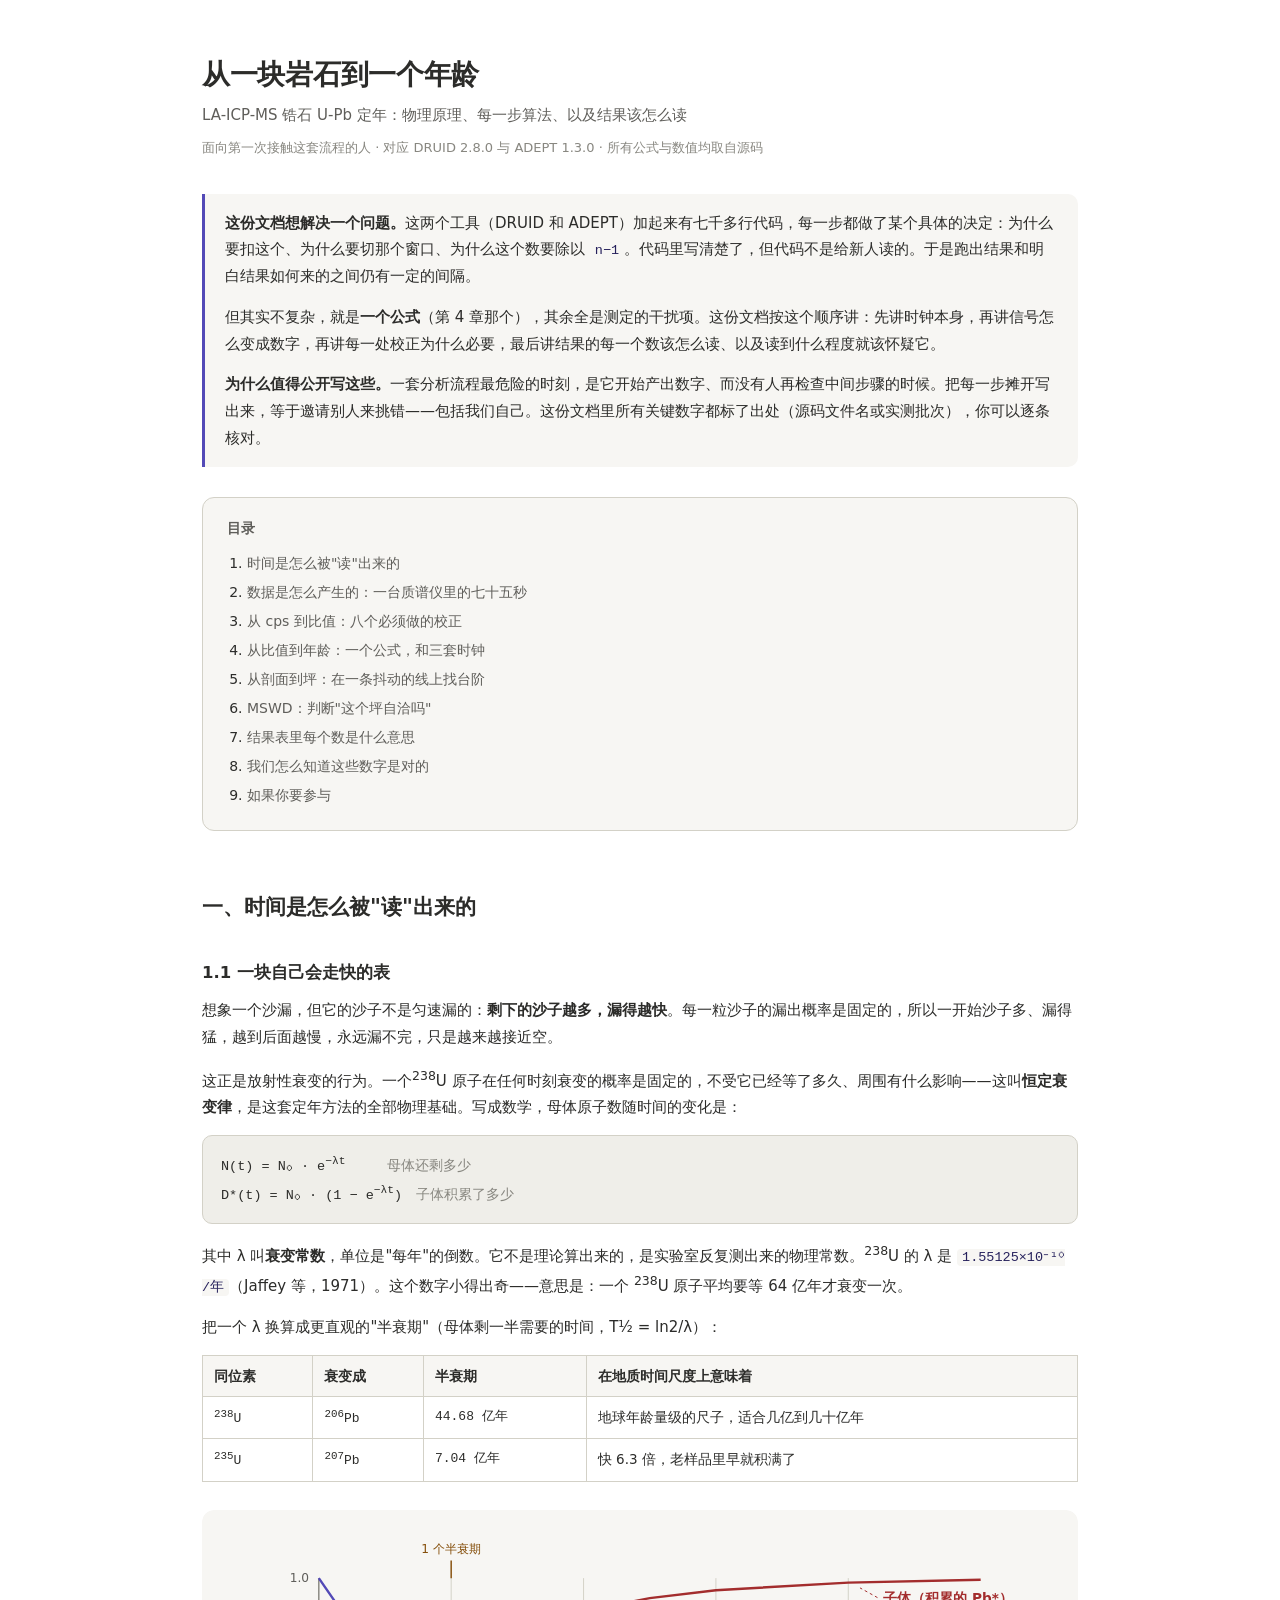
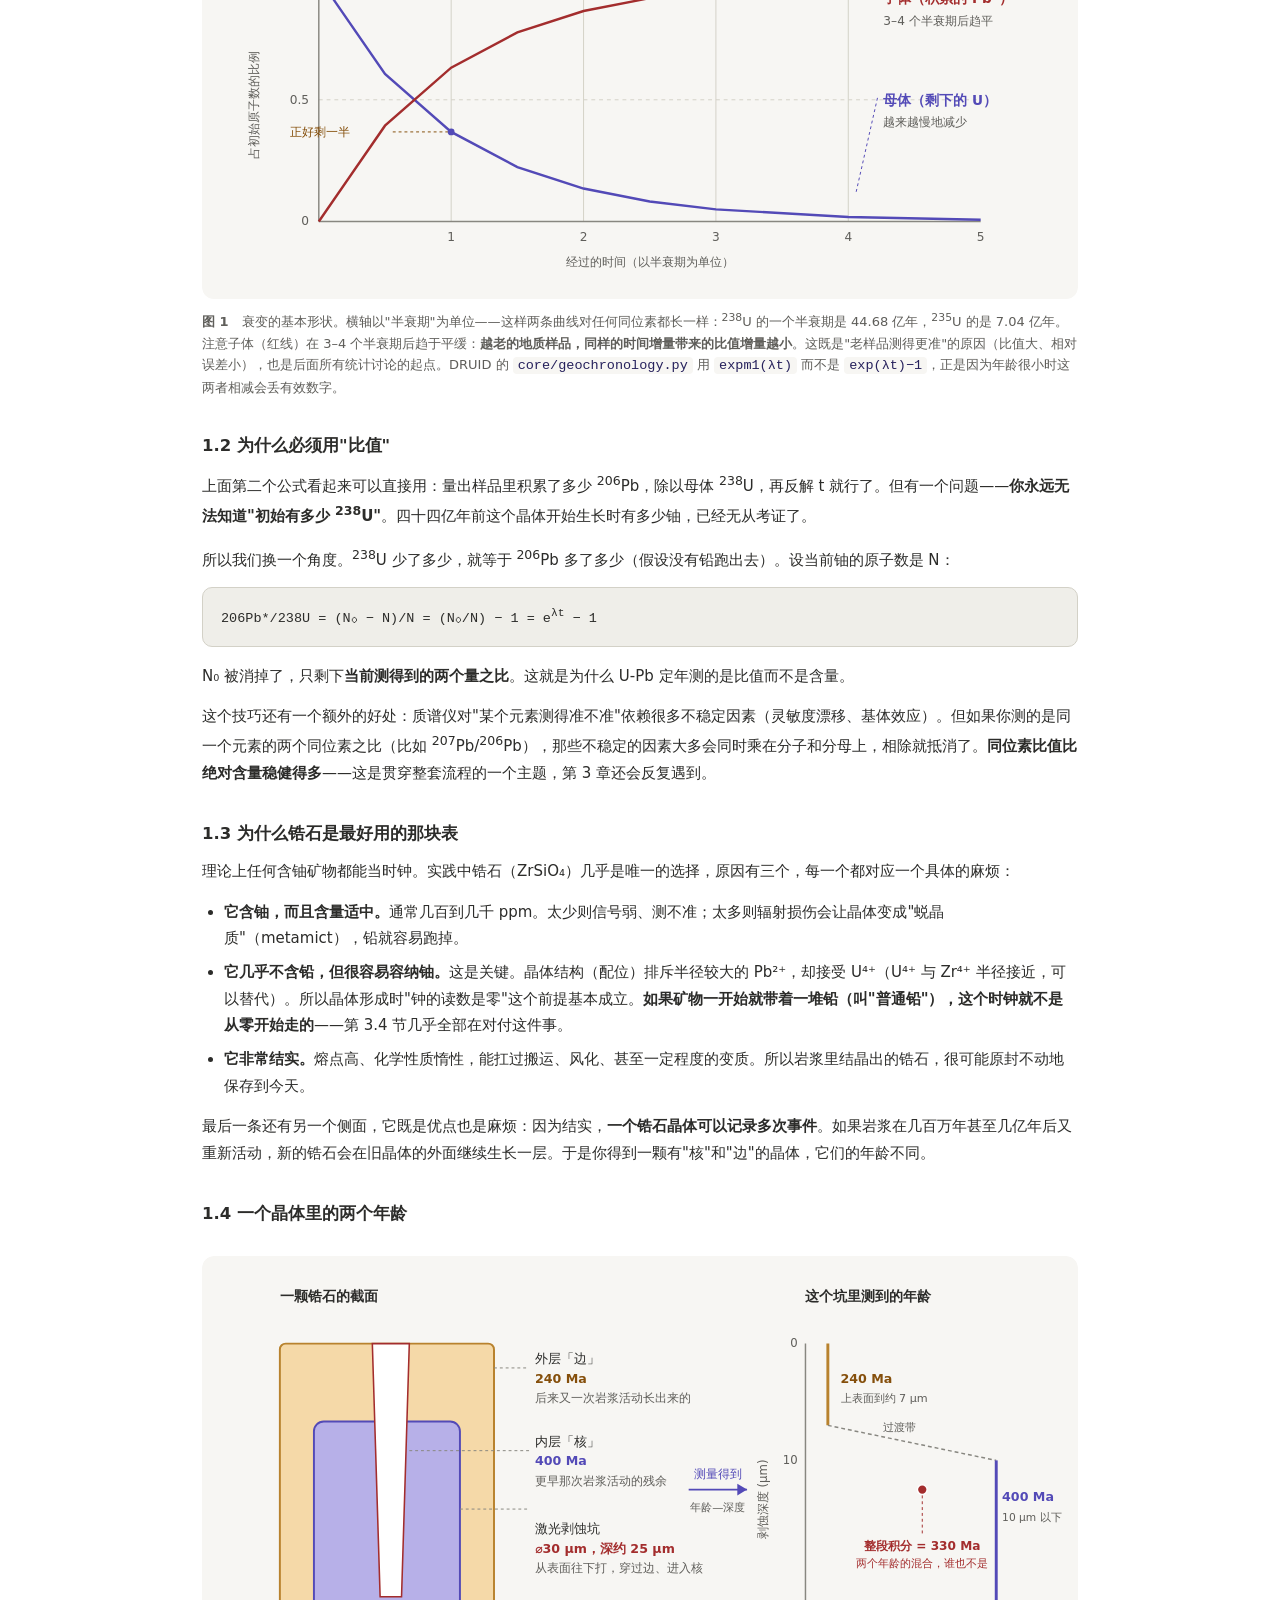
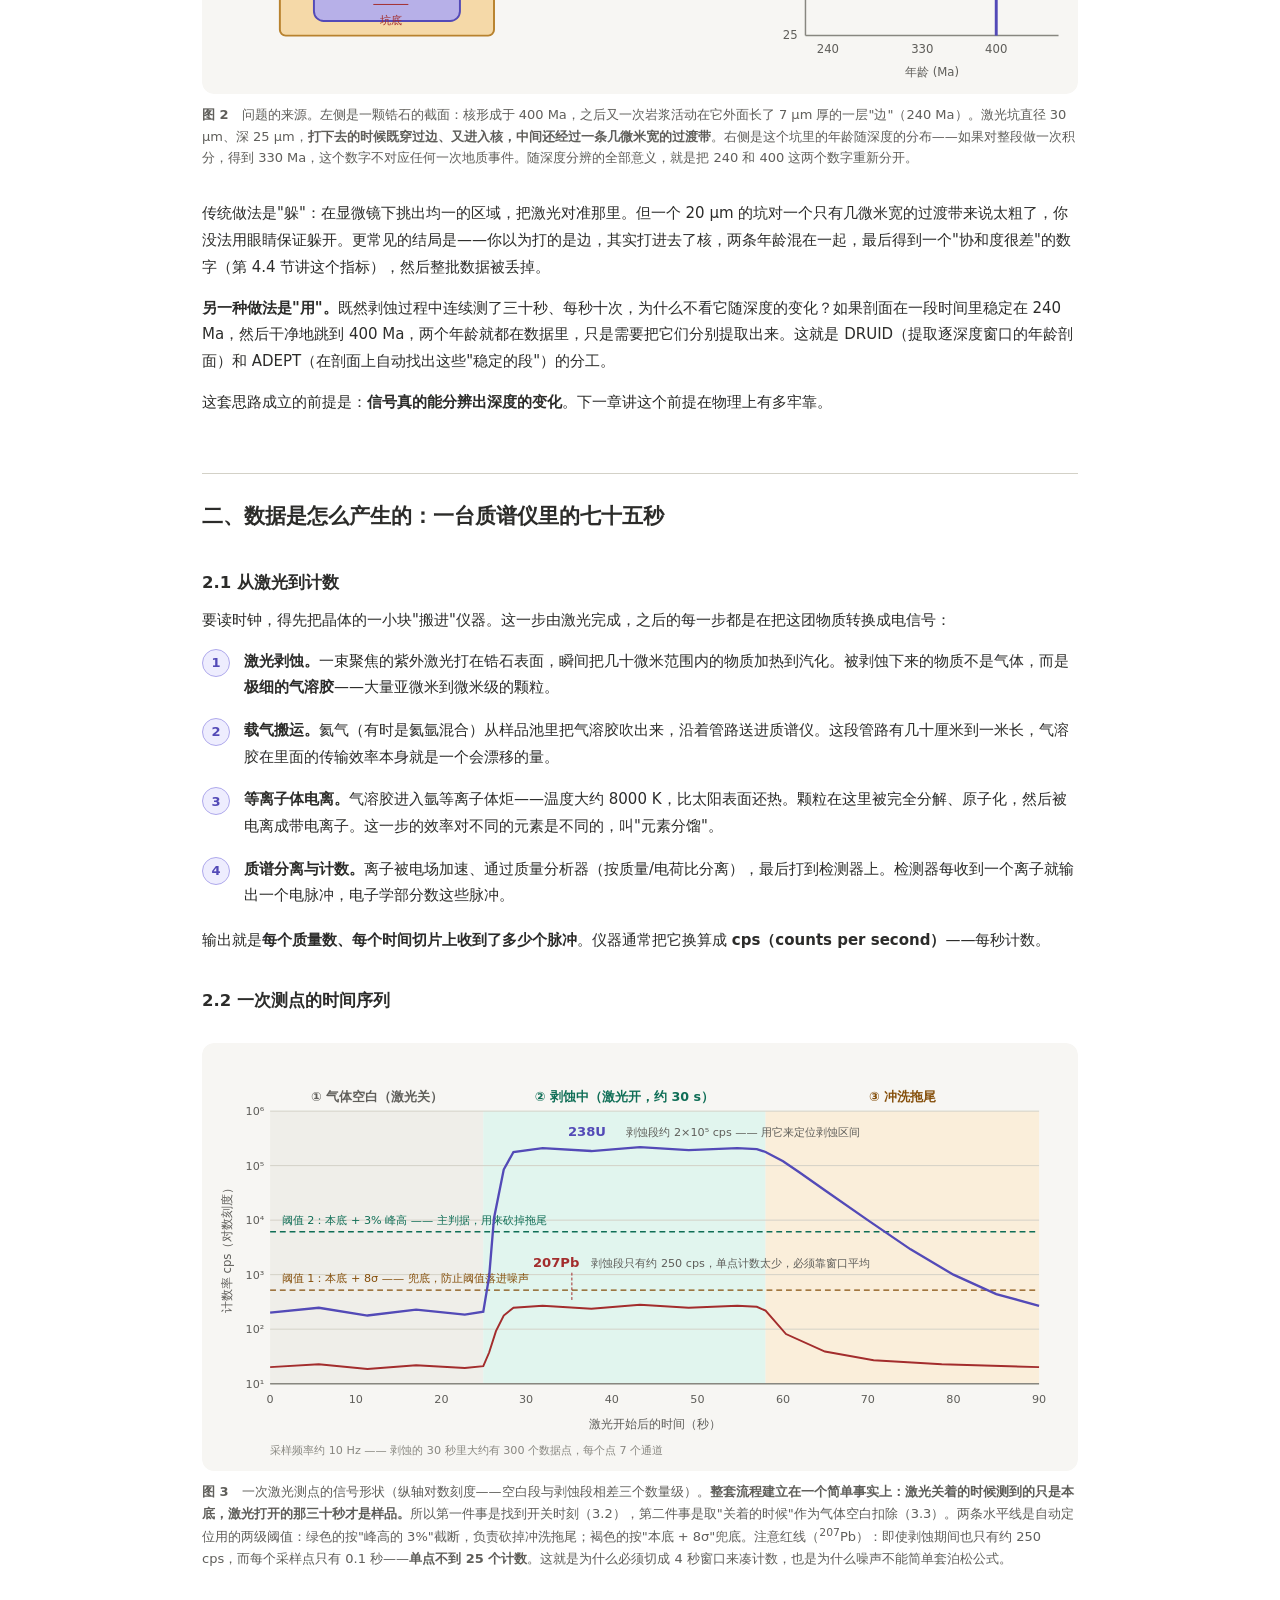
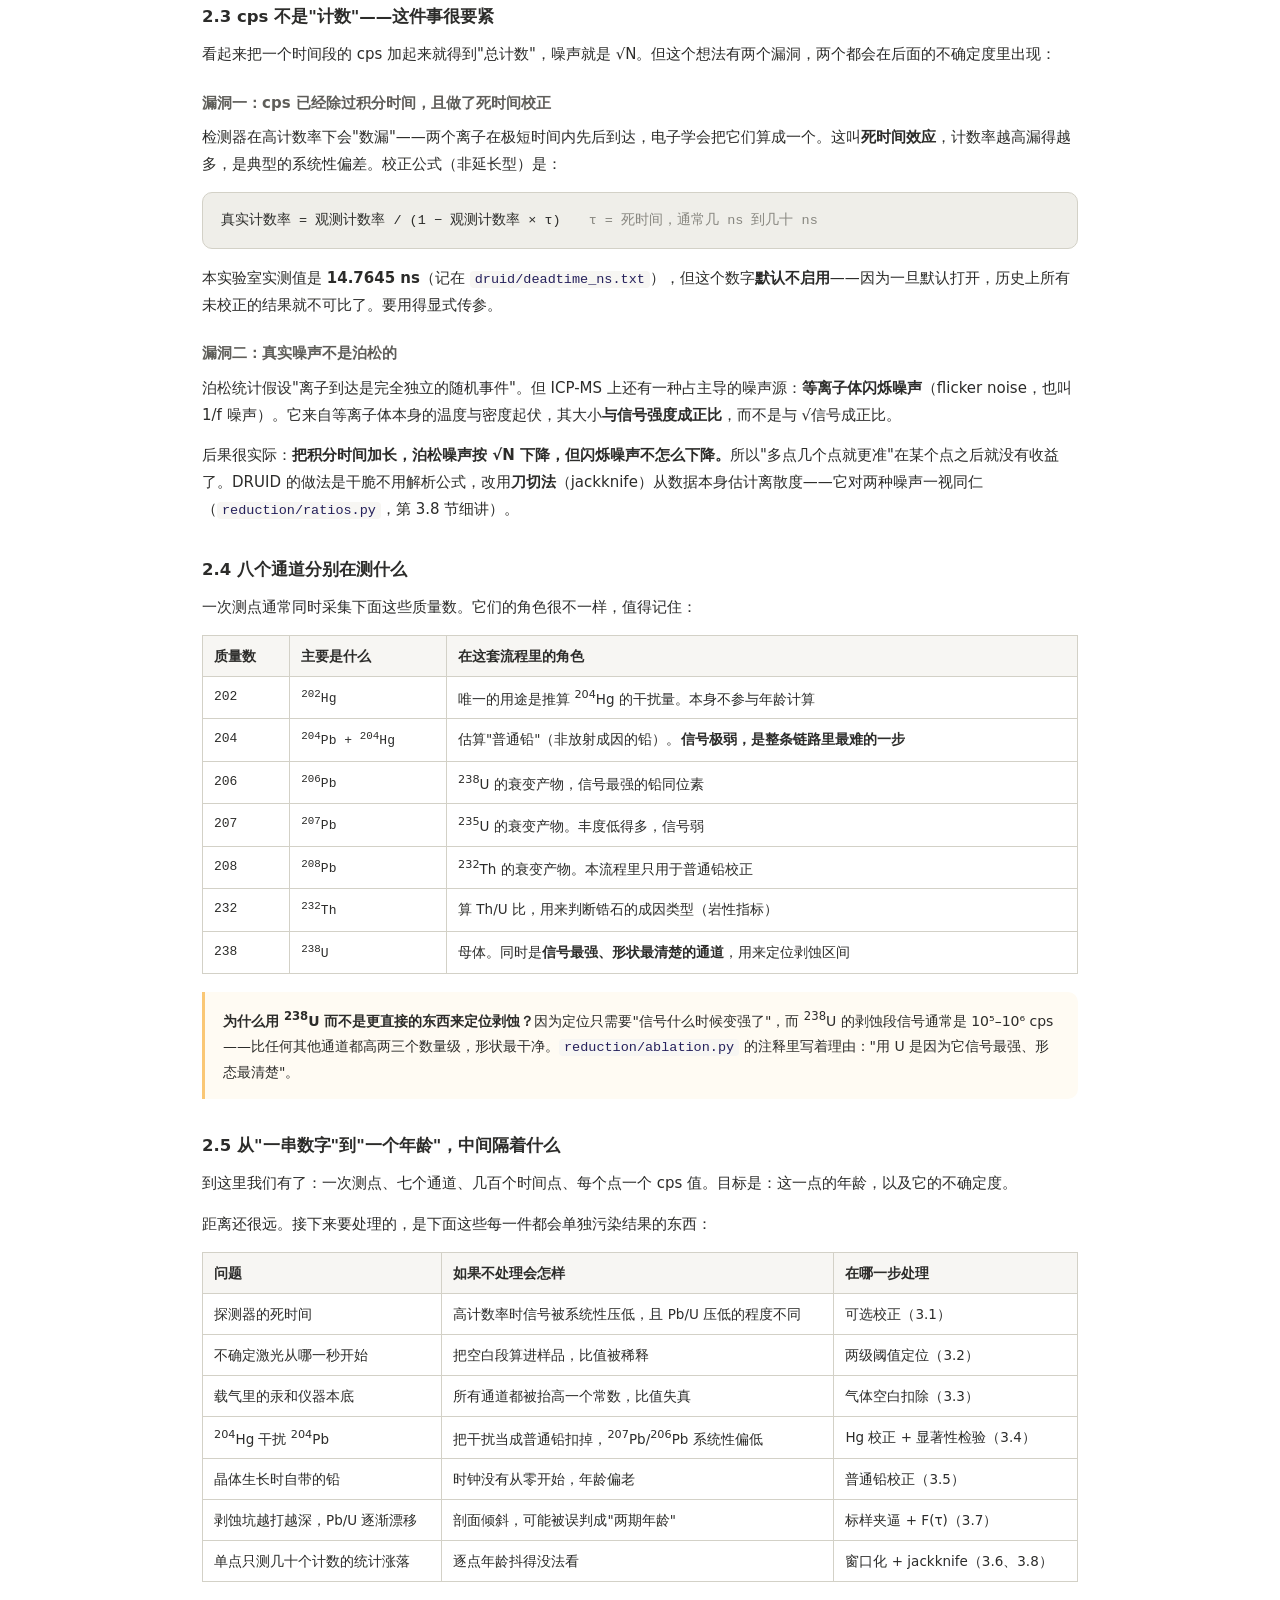
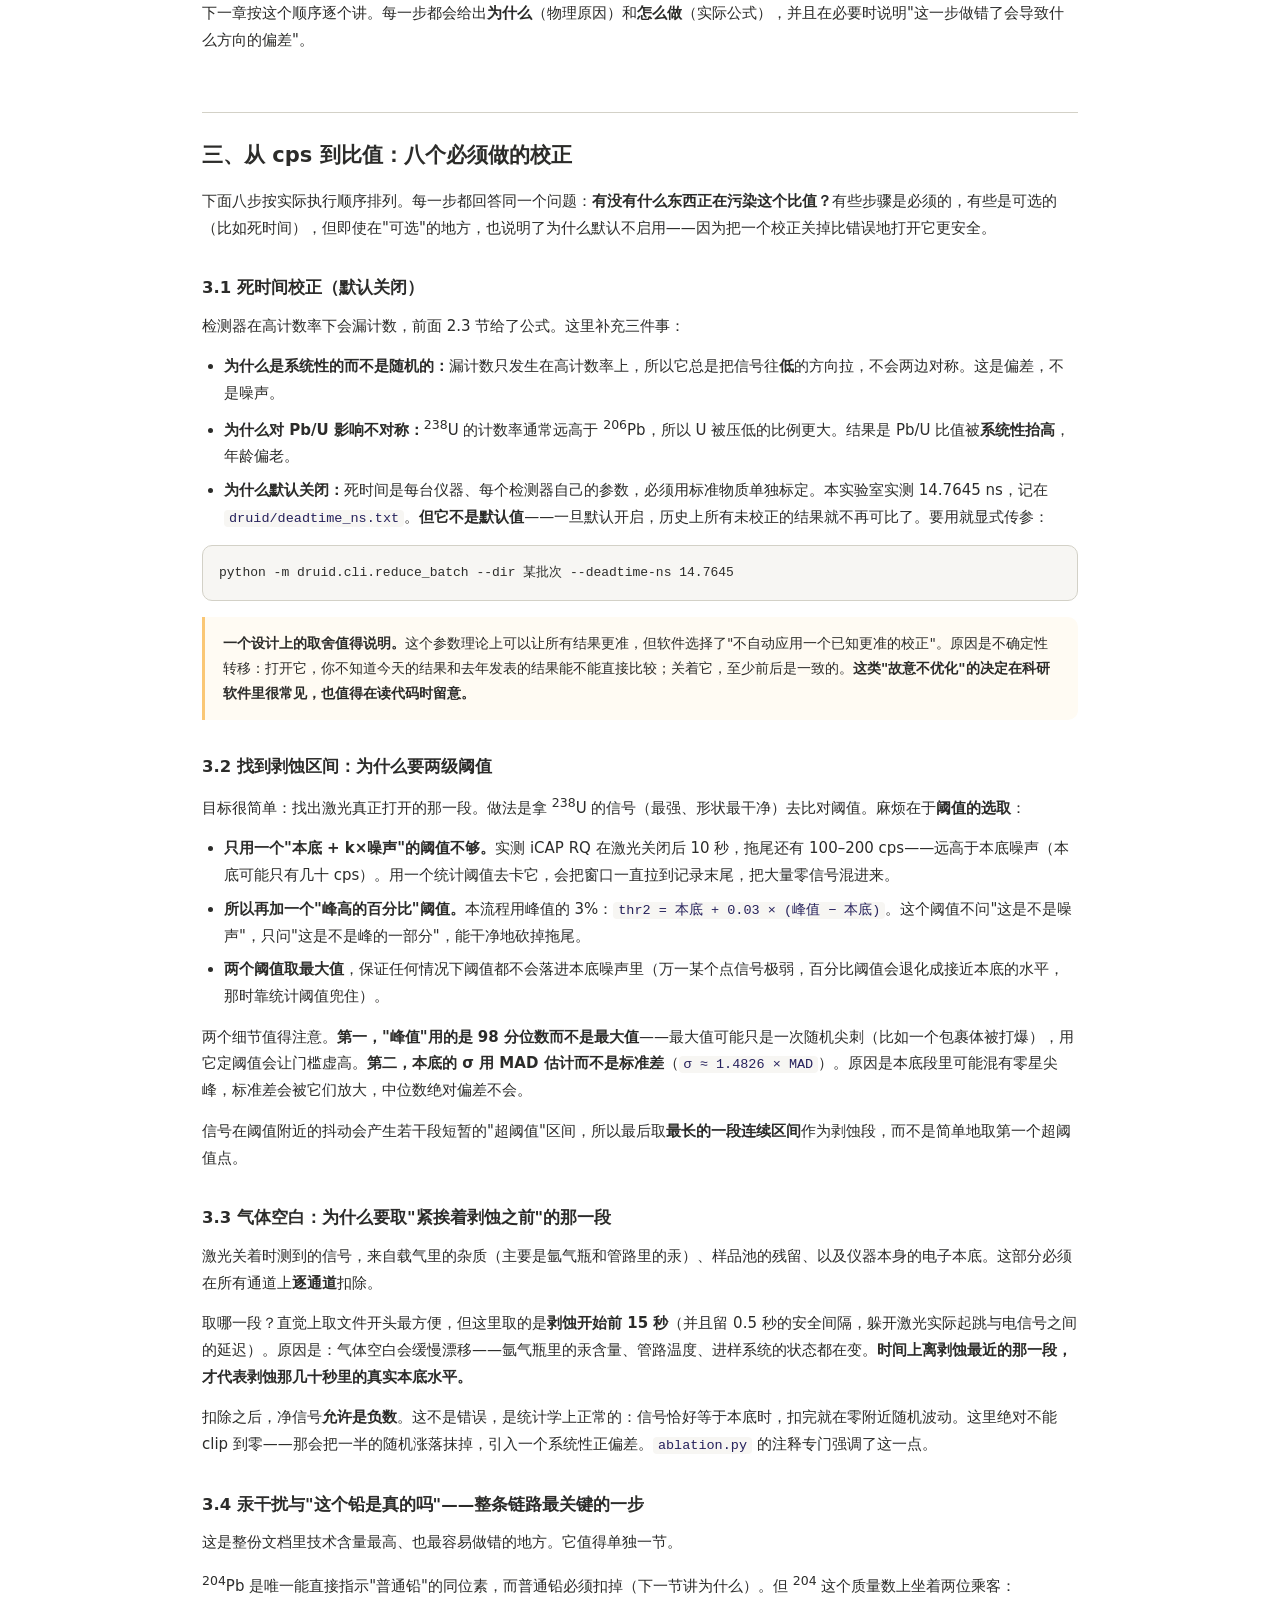
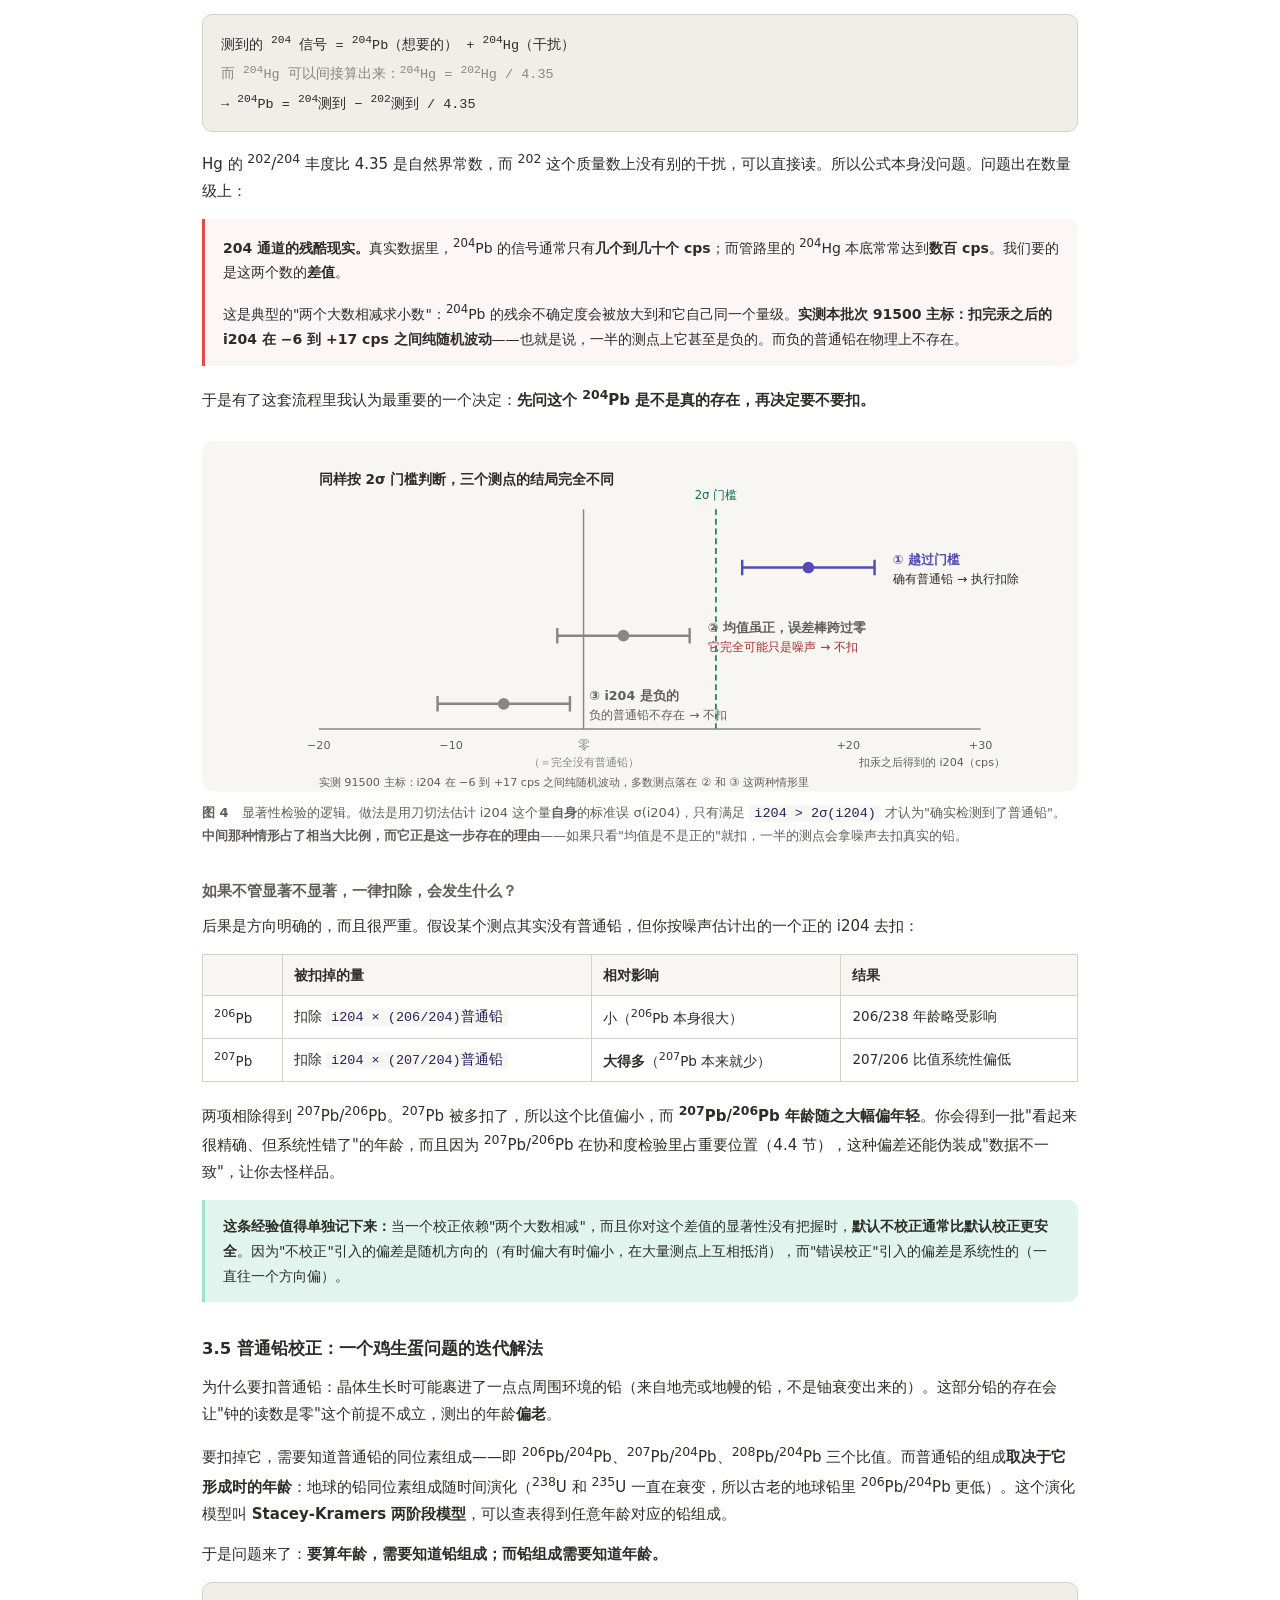
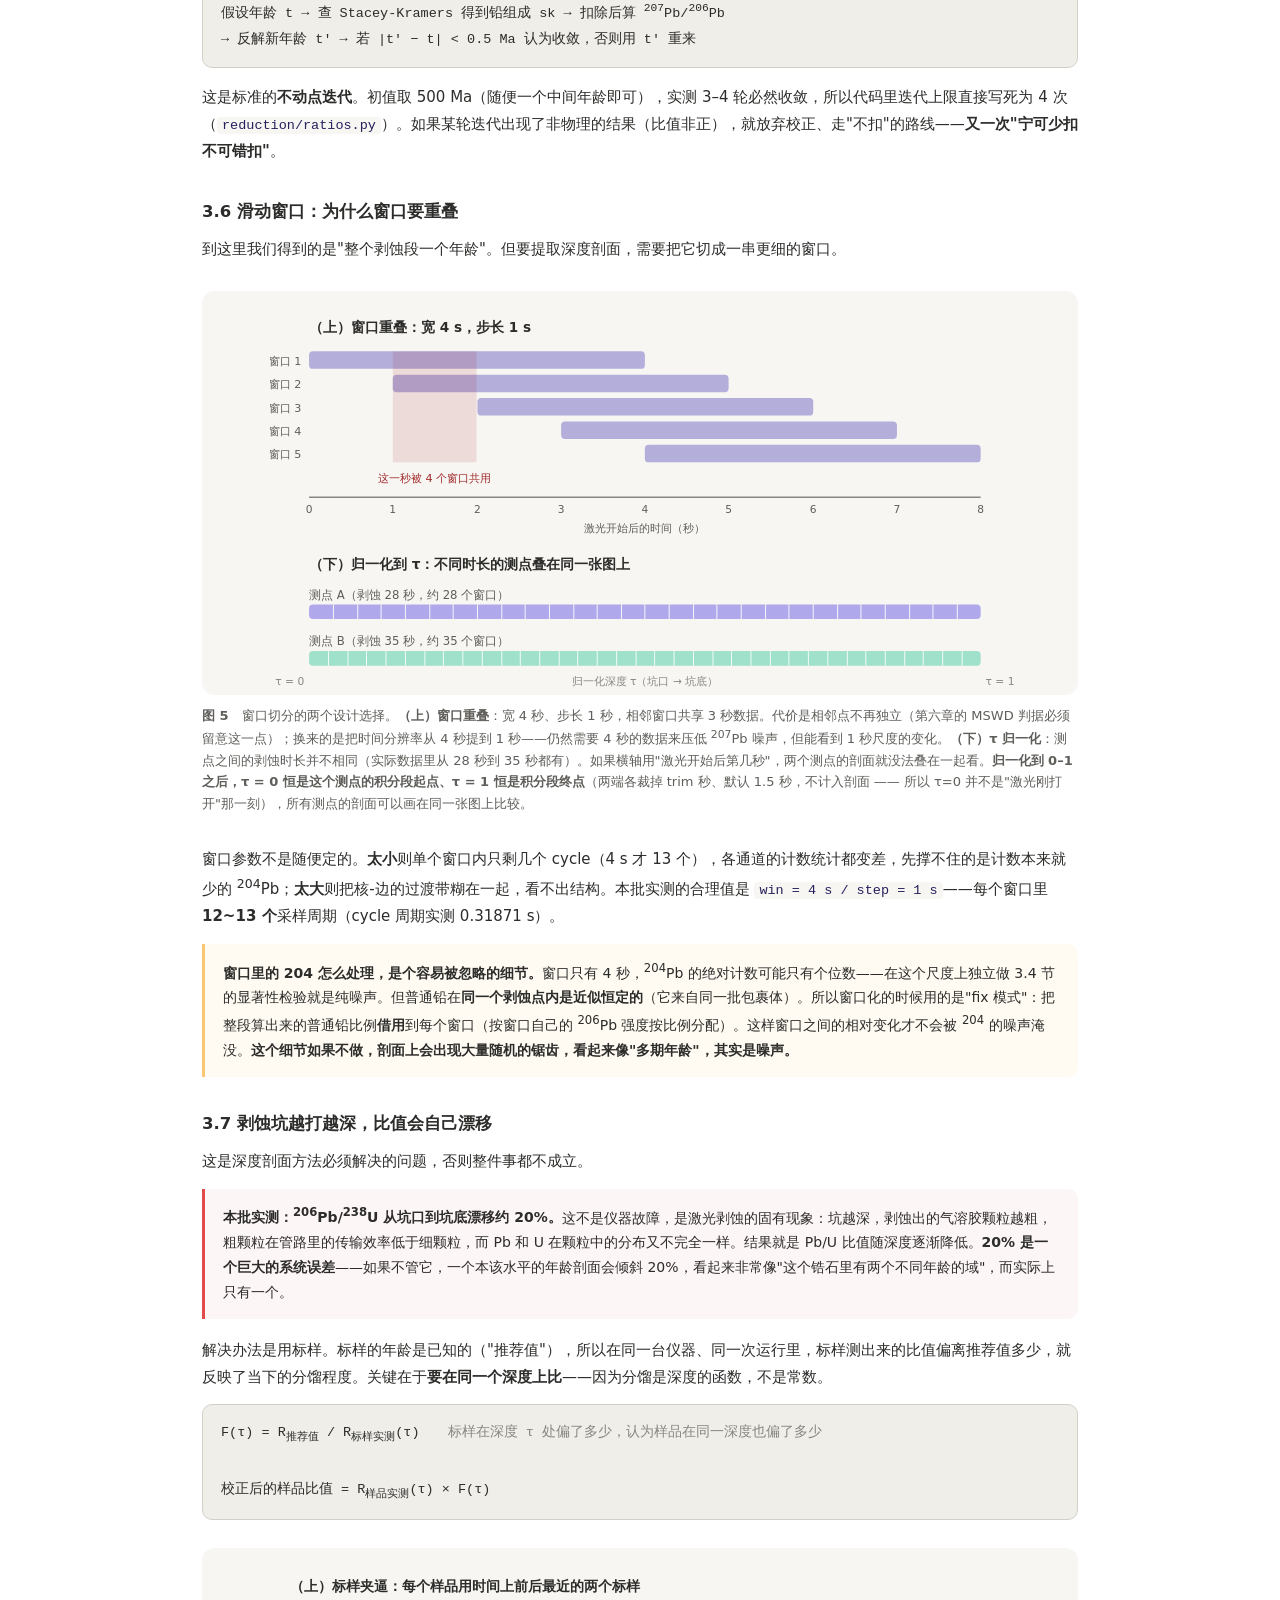
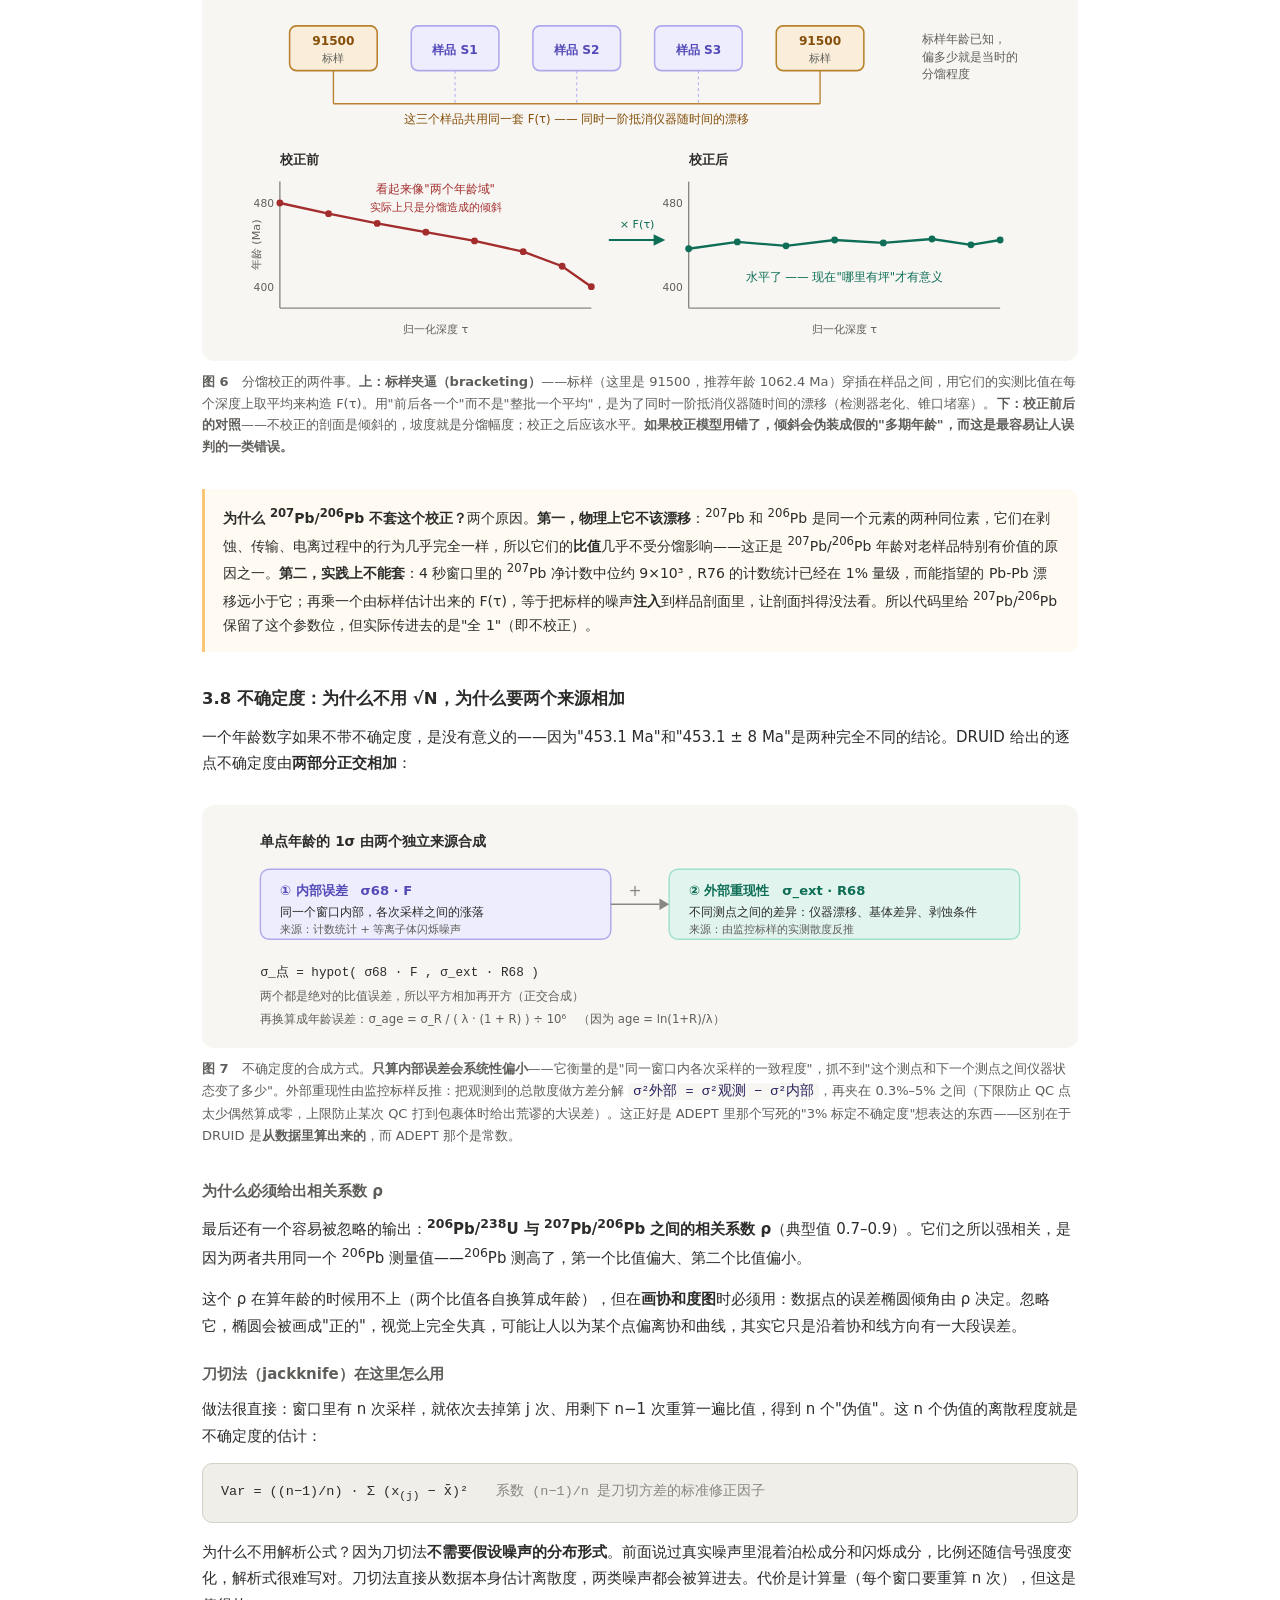
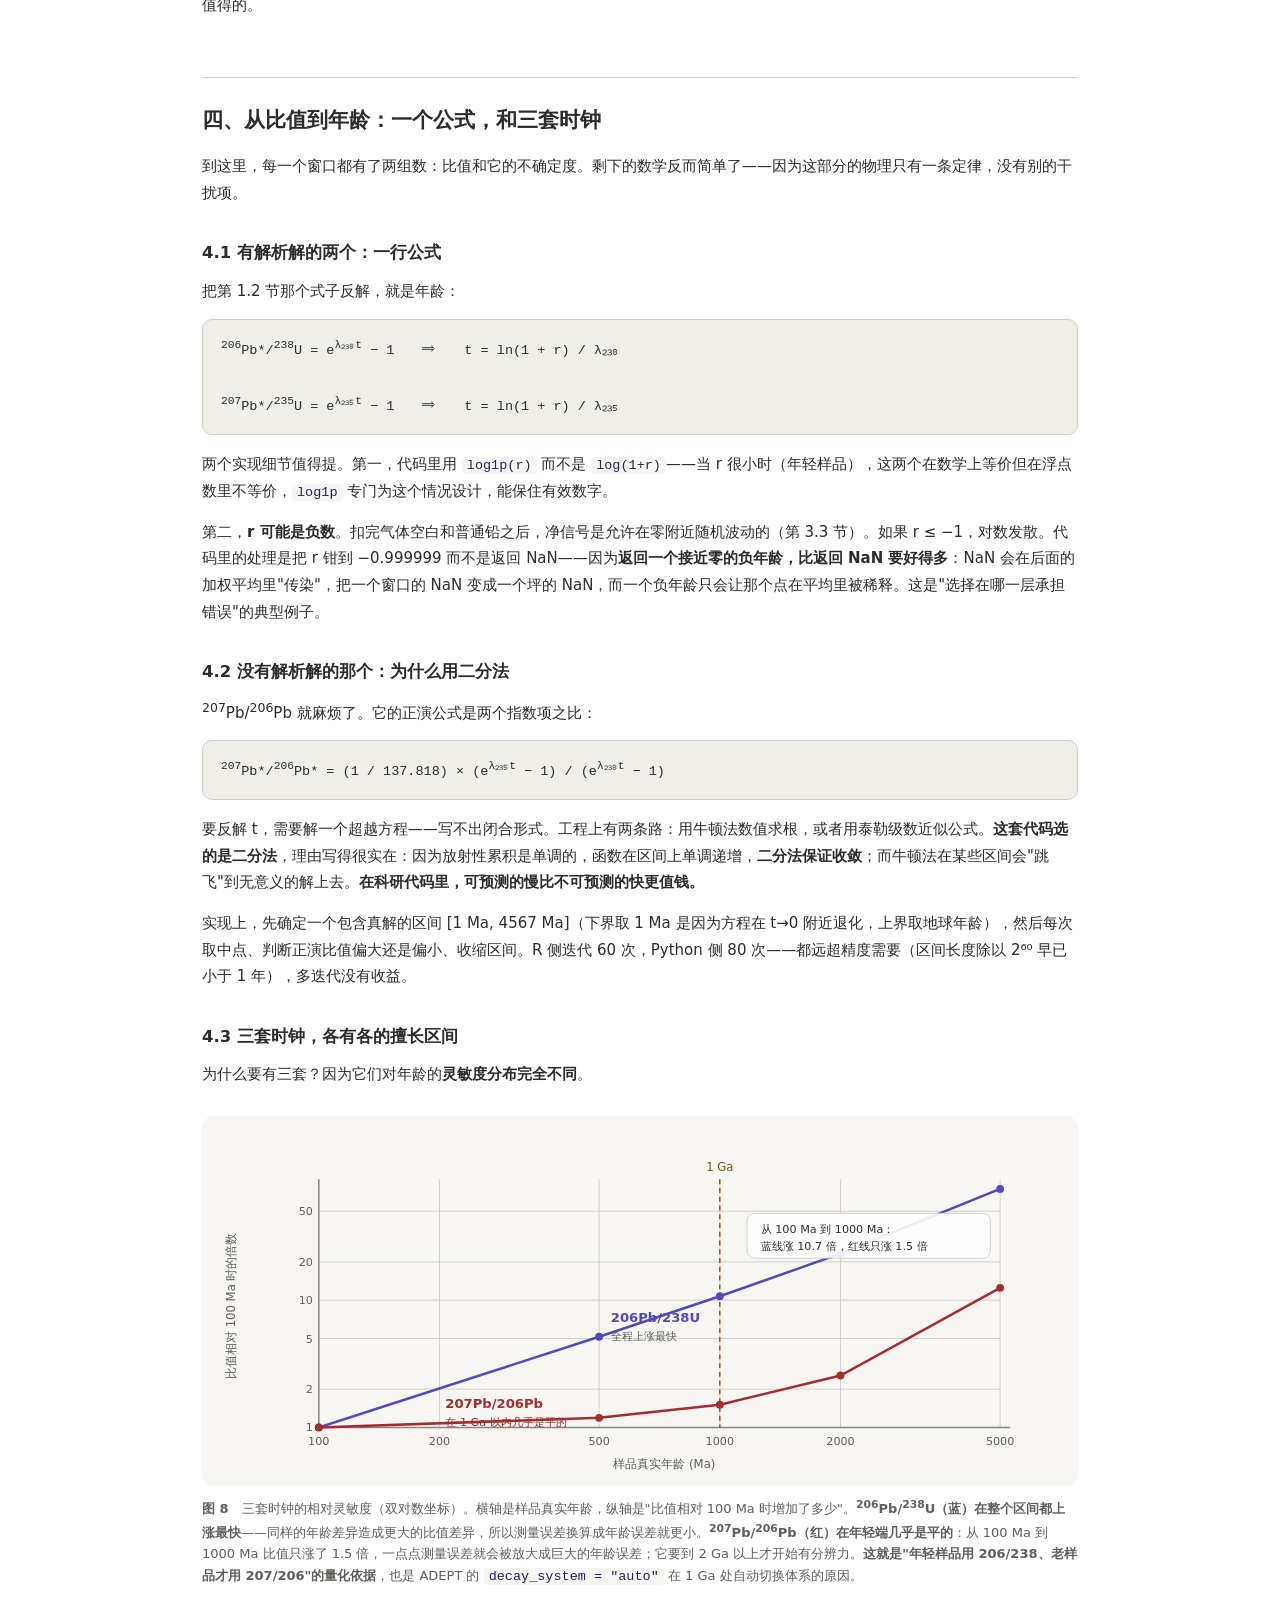
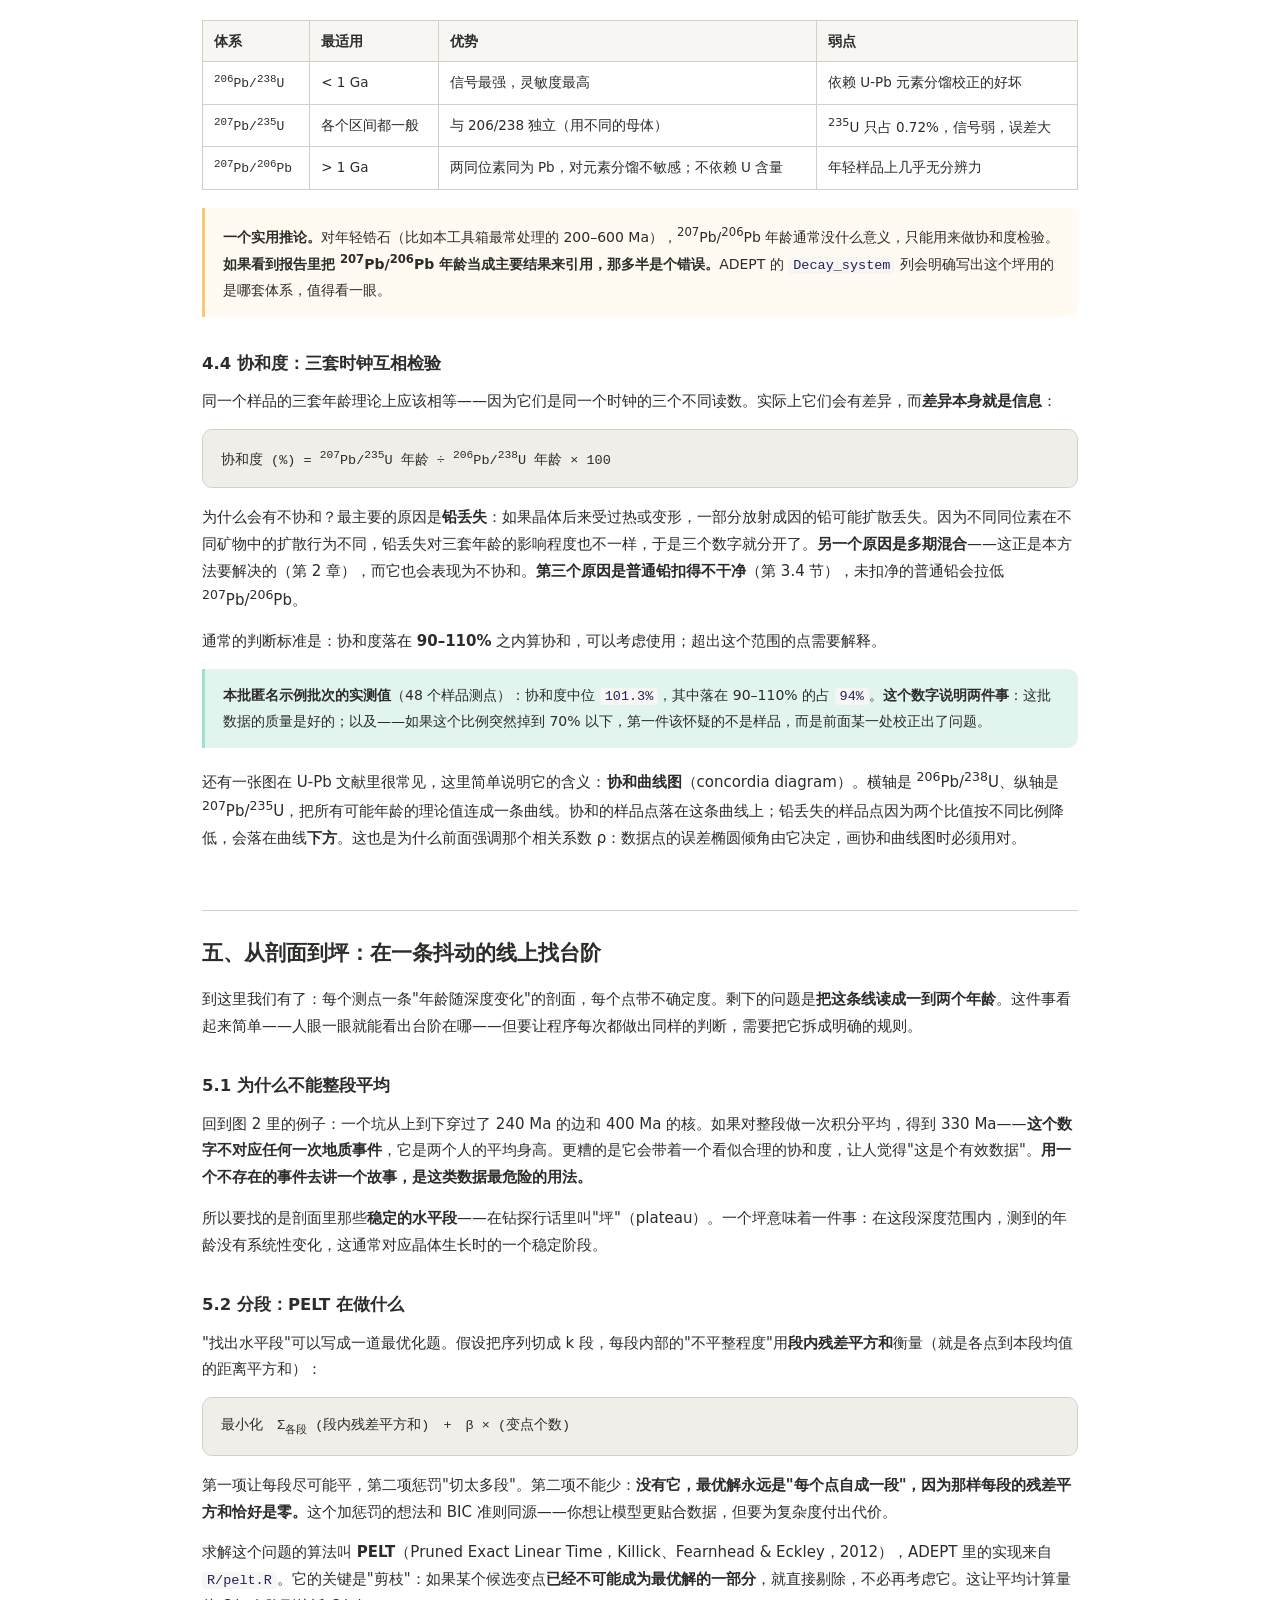
<file: docs/from-first-principles.html>
<!DOCTYPE html>
<html lang="zh-CN">
<head>
<meta charset="utf-8">
<meta name="viewport" content="width=device-width, initial-scale=1">
<title>从一块岩石到一个年龄 — LA-ICP-MS 锆石 U-Pb 定年完整链路（DRUID）</title>
<meta name="description" content="从「放射性为什么能当时钟」讲起：剥蚀区间识别、扣空白、汞干扰与普通铅校正、夹逼归一化、F(τ) 深度分馏校正、年龄方程、MSWD 与坪年龄。每一步都说明为什么这么做、做错了会往哪个方向偏，不需要任何前置知识。">
<meta name="keywords" content="U-Pb 定年原理, 放射性衰变, 同位素比值, 分馏校正, F(tau), 剥蚀区间, 普通铅校正, 协和度, MSWD, 坪年龄, LA-ICP-MS">
<meta name="author" content="chengkaide">
<meta name="robots" content="index, follow">
<link rel="canonical" href="https://chengkaide.github.io/DRUID/from-first-principles.html">
<meta name="theme-color" content="#f7f6f3" media="(prefers-color-scheme: light)">
<meta name="theme-color" content="#16181a" media="(prefers-color-scheme: dark)">
<!-- 社交分享：微信 / Twitter / Slack 等都抓这里 -->
<meta property="og:type" content="article">
<meta property="og:site_name" content="DRUID">
<meta property="og:locale" content="zh_CN">
<meta property="og:title" content="从一块岩石到一个年龄 — LA-ICP-MS 锆石 U-Pb 定年完整链路（DRUID）">
<meta property="og:description" content="从「放射性为什么能当时钟」讲起：剥蚀区间识别、扣空白、汞干扰与普通铅校正、夹逼归一化、F(τ) 深度分馏校正、年龄方程、MSWD 与坪年龄。每一步都说明为什么这么做、做错了会往哪个方向偏，不需要任何前置知识。">
<meta property="og:url" content="https://chengkaide.github.io/DRUID/from-first-principles.html">
<meta property="og:image" content="https://chengkaide.github.io/DRUID/og-image.png">
<meta property="og:image:width" content="1200">
<meta property="og:image:height" content="630">
<meta property="og:image:alt" content="DRUID：把 LA-ICP-MS 原始信号时间序列转化为带不确定度的逐深度年龄剖面">
<meta name="twitter:card" content="summary_large_image">
<meta name="twitter:title" content="从一块岩石到一个年龄 — LA-ICP-MS 锆石 U-Pb 定年完整链路（DRUID）">
<meta name="twitter:description" content="从「放射性为什么能当时钟」讲起：剥蚀区间识别、扣空白、汞干扰与普通铅校正、夹逼归一化、F(τ) 深度分馏校正、年龄方程、MSWD 与坪年龄。每一步都说明为什么这么做、做错了会往哪个方向偏，不需要任何前置知识。">
<meta name="twitter:image" content="https://chengkaide.github.io/DRUID/og-image.png">
<link rel="icon" href="data:image/svg+xml,%3Csvg xmlns='http://www.w3.org/2000/svg' viewBox='0 0 64 64'%3E%3Crect width='64' height='64' rx='14' fill='%230d1512'/%3E%3Ctext x='32' y='45' font-family='Georgia,serif' font-size='38' font-weight='bold' fill='%23e8b04b' text-anchor='middle'%3ED%3C/text%3E%3C/svg%3E">
<!-- 结构化数据：让搜索引擎知道这是科研软件的技术文档，而不是普通网页 -->
<script type="application/ld+json">
{
  "@context": "https://schema.org",
  "@graph": [
    {
      "@type": "TechArticle",
      "headline": "从一块岩石到一个年龄 — LA-ICP-MS 锆石 U-Pb 定年完整链路（DRUID）",
      "description": "从「放射性为什么能当时钟」讲起：剥蚀区间识别、扣空白、汞干扰与普通铅校正、夹逼归一化、F(τ) 深度分馏校正、年龄方程、MSWD 与坪年龄。每一步都说明为什么这么做、做错了会往哪个方向偏，不需要任何前置知识。",
      "inLanguage": "zh-CN",
      "url": "https://chengkaide.github.io/DRUID/from-first-principles.html",
      "author": {
        "@type": "Person",
        "name": "chengkaide",
        "url": "https://github.com/chengkaide"
      },
      "isPartOf": {
        "@type": "WebSite",
        "name": "DRUID 文档",
        "url": "https://chengkaide.github.io/DRUID/"
      },
      "about": {
        "@type": "SoftwareApplication",
        "name": "DRUID",
        "softwareVersion": "2.8.0",
        "applicationCategory": "ScienceApplication"
      },
      "license": "https://opensource.org/licenses/MIT"
    },
    {
      "@type": "BreadcrumbList",
      "itemListElement": [
        {
          "@type": "ListItem",
          "position": 1,
          "name": "DRUID",
          "item": "https://chengkaide.github.io/DRUID/"
        },
        {
          "@type": "ListItem",
          "position": 2,
          "name": "从一块岩石到一个年龄",
          "item": "https://chengkaide.github.io/DRUID/from-first-principles.html"
        }
      ]
    }
  ]
}
</script>
<link rel="icon" href="data:image/svg+xml,%3Csvg xmlns='http://www.w3.org/2000/svg' viewBox='0 0 64 64'%3E%3Crect width='64' height='64' rx='14' fill='%230d1512'/%3E%3Ctext x='32' y='45' font-family='Georgia,serif' font-size='38' font-weight='bold' fill='%23e8b04b' text-anchor='middle'%3ED%3C/text%3E%3C/svg%3E">
<style>
  :root{
    --ink:#2C2C2A; --ink2:#5F5E5A; --ink3:#888780;
    --line:#D3D1C7; --bg:#FFFFFF; --panel:#F7F6F3; --panel2:#EFEEE9;
    --pur:#534AB7; --purbg:#EEEDFE; --purline:#AFA9EC;
    --tea:#0F6E56; --teabg:#E1F5EE; --tealine:#9FE1CB;
    --amb:#854F0B; --ambbg:#FAEEDA; --ambline:#FAC775;
    --red:#A32D2D; --redbg:#FDF6F6;
  }
  *{box-sizing:border-box}
  body{margin:0;background:var(--bg);color:var(--ink);
       font-family:"Microsoft YaHei","PingFang SC","Hiragino Sans GB","Source Han Sans SC",system-ui,sans-serif;
       font-size:15px;line-height:1.78;-webkit-font-smoothing:antialiased}
  .wrap{max-width:940px;margin:0 auto;padding:56px 32px 110px}
  h1{font-size:28px;font-weight:600;line-height:1.35;margin:0 0 8px;letter-spacing:-.01em}
  .sub{color:var(--ink2);font-size:15px;margin:0 0 8px}
  .meta{color:var(--ink3);font-size:13px;margin:0 0 34px}
  h2{font-size:21px;font-weight:600;margin:58px 0 14px;padding-top:24px;border-top:1px solid var(--line)}
  h2:first-of-type{border-top:none;padding-top:0}
  h3{font-size:16.5px;font-weight:600;margin:32px 0 10px}
  h4{font-size:15px;font-weight:600;margin:22px 0 8px;color:var(--ink2)}
  p{margin:0 0 14px}
  ul,ol{margin:0 0 14px;padding-left:22px}
  li{margin:0 0 7px}
  code{font-family:"Cascadia Mono",Consolas,"Courier New",monospace;font-size:13.5px;
       background:var(--panel);padding:1px 5px;border-radius:4px;color:#26215C}
  pre{background:var(--panel);border:1px solid var(--line);border-radius:10px;
      padding:14px 16px;overflow-x:auto;margin:0 0 16px}
  pre code{background:none;padding:0;font-size:13px;line-height:1.7;color:var(--ink)}
  table{border-collapse:collapse;width:100%;margin:0 0 18px;font-size:13.5px}
  th,td{border:1px solid var(--line);padding:8px 11px;text-align:left;vertical-align:top}
  th{background:var(--panel);font-weight:600;white-space:nowrap}
  td.n{white-space:nowrap;font-family:Consolas,monospace;font-size:13px}
  .lead{background:var(--panel);border-left:3px solid var(--pur);border-radius:0 10px 10px 0;
        padding:16px 20px;margin:0 0 30px}
  .lead p:last-child{margin:0}
  .note{border-left:3px solid var(--ambline);background:#FFFBF3;border-radius:0 10px 10px 0;
        padding:14px 18px;margin:0 0 18px;font-size:14px}
  .note p:last-child{margin:0}
  .warn{border-left:3px solid #E24B4A;background:var(--redbg);border-radius:0 10px 10px 0;
        padding:14px 18px;margin:0 0 18px;font-size:14px}
  .warn p:last-child{margin:0}
  .ok{border-left:3px solid var(--tealine);background:var(--teabg);border-radius:0 10px 10px 0;
      padding:14px 18px;margin:0 0 18px;font-size:14px}
  .ok p:last-child{margin:0}
  figure{margin:28px 0 32px}
  figure svg,figure img{display:block;width:100%;height:auto;border-radius:12px}
  figure img{border:1px solid var(--line)}
  figcaption{color:var(--ink2);font-size:13px;margin-top:10px;line-height:1.65}
  .formula{background:var(--panel2);border:1px solid var(--line);border-radius:10px;
           padding:14px 18px;margin:0 0 16px;font-family:"Cascadia Mono",Consolas,monospace;
           font-size:13.5px;line-height:2;overflow-x:auto}
  .formula .cm{color:var(--ink3);font-family:inherit}
  .steps{counter-reset:s;list-style:none;padding:0;margin:0 0 18px}
  .steps>li{counter-increment:s;position:relative;padding:0 0 0 42px;margin:0 0 16px}
  .steps>li::before{content:counter(s);position:absolute;left:0;top:1px;width:26px;height:26px;
    border-radius:50%;background:var(--purbg);color:var(--pur);border:1px solid var(--purline);
    font-size:13px;font-weight:600;display:flex;align-items:center;justify-content:center}
  .toc{background:var(--panel);border:1px solid var(--line);border-radius:12px;padding:18px 24px 18px 24px;margin:0 0 34px}
  .toc h4{margin:0 0 10px;font-size:14px;color:var(--ink2);font-weight:600}
  .toc ol{margin:0;padding-left:20px;font-size:14px}
  .toc li{margin:0 0 4px}
  .toc a{color:var(--ink2);text-decoration:none;border-bottom:1px solid transparent}
  .toc a:hover{color:var(--pur);border-bottom-color:var(--purline)}
  .tag{display:inline-block;font-size:11.5px;padding:1px 7px;border-radius:20px;
       background:var(--purbg);color:var(--pur);border:1px solid var(--purline);
       vertical-align:middle;margin-left:6px;font-weight:500}
  .tag.t2{background:var(--teabg);color:var(--tea);border-color:var(--tealine)}
  .foot{margin-top:70px;padding-top:22px;border-top:1px solid var(--line);
        color:var(--ink3);font-size:13px}
  a{color:var(--pur)}

  /* ═══════════ 2026-09-25 补充：无障碍 · 响应式 · 深色模式 ═══════════ */

  /* 键盘可见焦点（原来只在鼠标点击时才看得出位置，Tab 走一圈看不见光标落在哪） */
  :focus-visible{outline:2.5px solid var(--pur);outline-offset:3px;border-radius:4px}
  .skip{position:absolute;left:-9999px;top:0;background:var(--pur);color:#fff;
        padding:10px 18px;z-index:99;font-weight:600;border-radius:0 0 8px 0}
  .skip:focus{left:0;top:0}

  /* 宽表格在窄屏上横向滚动，而不是把整个页面撑宽。
     <div class="tscroll"> 由页尾那段脚本自动套上，不用逐张表手写。
     width:auto + min-width:100% 是关键：外层 width:100% 会让表格被压缩，反而不滚。 */
  .tscroll{overflow-x:auto;-webkit-overflow-scrolling:touch;margin:0 0 18px}
  .tscroll table{width:auto;min-width:100%;margin:0}
  .figscroll-hint{color:var(--ink3);font-size:12.5px;
                  font-family:Consolas,monospace;margin:-18px 0 22px}

  @media(max-width:700px){
    .wrap{padding:36px 20px 80px}
    body{font-size:14.5px}
    h1{font-size:24px}
    h2{font-size:19px;margin:44px 0 12px}
    h3{font-size:15.5px;margin:26px 0 8px}
    /* 图里全是文字标注，等比缩到 1/3 就等于没画 —— 改成横向滚动 */
    figure{overflow-x:auto;overflow-y:hidden}
    figure svg,figure img{min-width:620px}
    pre{font-size:12.5px;padding:12px 13px}
  }

  @media (prefers-color-scheme: dark){
    :root{
      --ink:#E6E4DE; --ink2:#B0AEA6; --ink3:#8B8983;
      --line:#3A3833; --bg:#16181A; --panel:#1E2124; --panel2:#26292D;
      --pur:#B9B2F5; --purbg:#262346; --purline:#4A4390;
      --tea:#6FD3AE; --teabg:#123028; --tealine:#2C6B57;
      --amb:#E8C07A; --ambbg:#33280F; --ambline:#7A5F22;
      --red:#F09A9A; --redbg:#2E1A1A;
    }
    /* 三处不随变量走的硬编码色，逐条改掉（其余全部走 :root 变量，自动跟随） */
    code{color:#D9C98F}
    .note{background:#241E12}
    .warn{border-left-color:#F09A9A}
    /* 每张图都画了自己的浅色背景矩形，深色页面上给它留一块浅色面板，
       否则图里的深色标注会掉进深色背景。图本身一个字节都不用改。 */
    figure svg,figure img{background:#F7F6F3}
    /* 数据流那页还有两处不随变量走的浅底卡片，一并改掉 */
    .card.t{background:#12251F}
    .card.p{background:#1D1B36}
  }
</style>
</head>
<body>
<a class="skip" href="#main">跳到正文</a>
<div class="wrap" id="main" role="main">

<h1>从一块岩石到一个年龄</h1>
<p class="sub">LA-ICP-MS 锆石 U-Pb 定年：物理原理、每一步算法、以及结果该怎么读</p>
<p class="meta">面向第一次接触这套流程的人 · 对应 DRUID 2.8.0 与 ADEPT 1.3.0 · 所有公式与数值均取自源码</p>

<div class="lead">
<p><strong>这份文档想解决一个问题。</strong>这两个工具（DRUID 和 ADEPT）加起来有七千多行代码，每一步都做了某个具体的决定：为什么要扣这个、为什么要切那个窗口、为什么这个数要除以 <code>n−1</code>。代码里写清楚了，但代码不是给新人读的。于是跑出结果和明白结果如何来的之间仍有一定的间隔。</p>
<p>但其实不复杂，就是<b>一个公式</b>（第 4 章那个），其余全是测定的干扰项。这份文档按这个顺序讲：先讲时钟本身，再讲信号怎么变成数字，再讲每一处校正为什么必要，最后讲结果的每一个数该怎么读、以及读到什么程度就该怀疑它。</p>
<p><strong>为什么值得公开写这些。</strong>一套分析流程最危险的时刻，是它开始产出数字、而没有人再检查中间步骤的时候。把每一步摊开写出来，等于邀请别人来挑错——包括我们自己。这份文档里所有关键数字都标了出处（源码文件名或实测批次），你可以逐条核对。</p>
</div>

<div class="toc">
<h4>目录</h4>
<ol>
<li><a href="#c1">时间是怎么被"读"出来的</a></li>
<li><a href="#c2">数据是怎么产生的：一台质谱仪里的七十五秒</a></li>
<li><a href="#c3">从 cps 到比值：八个必须做的校正</a></li>
<li><a href="#c4">从比值到年龄：一个公式，和三套时钟</a></li>
<li><a href="#c5">从剖面到坪：在一条抖动的线上找台阶</a></li>
<li><a href="#c6">MSWD：判断"这个坪自洽吗"</a></li>
<li><a href="#c7">结果表里每个数是什么意思</a></li>
<li><a href="#c8">我们怎么知道这些数字是对的</a></li>
<li><a href="#c9">如果你要参与</a></li>
</ol>
</div>

<h2 id="c1">一、时间是怎么被"读"出来的</h2>

<h3>1.1 一块自己会走快的表</h3>

<p>想象一个沙漏，但它的沙子不是匀速漏的：<b>剩下的沙子越多，漏得越快</b>。每一粒沙子的漏出概率是固定的，所以一开始沙子多、漏得猛，越到后面越慢，永远漏不完，只是越来越接近空。</p>

<p>这正是放射性衰变的行为。一个<sup>238</sup>U 原子在任何时刻衰变的概率是固定的，不受它已经等了多久、周围有什么影响——这叫<b>恒定衰变律</b>，是这套定年方法的全部物理基础。写成数学，母体原子数随时间的变化是：</p>

<div class="formula">
N(t) = N₀ · e<sup>−λt</sup>　　　<span class="cm">母体还剩多少</span><br>
D*(t) = N₀ · (1 − e<sup>−λt</sup>)　<span class="cm">子体积累了多少</span>
</div>

<p>其中 λ 叫<b>衰变常数</b>，单位是"每年"的倒数。它不是理论算出来的，是实验室反复测出来的物理常数。<sup>238</sup>U 的 λ 是 <code>1.55125×10⁻¹⁰ /年</code>（Jaffey 等，1971）。这个数字小得出奇——意思是：一个 <sup>238</sup>U 原子平均要等 64 亿年才衰变一次。</p>

<p>把一个 λ 换算成更直观的"半衰期"（母体剩一半需要的时间，T½ = ln2/λ）：</p>

<table>
<tr><th>同位素</th><th>衰变成</th><th>半衰期</th><th>在地质时间尺度上意味着</th></tr>
<tr><td class="n"><sup>238</sup>U</td><td class="n"><sup>206</sup>Pb</td><td class="n">44.68 亿年</td><td>地球年龄量级的尺子，适合几亿到几十亿年</td></tr>
<tr><td class="n"><sup>235</sup>U</td><td class="n"><sup>207</sup>Pb</td><td class="n">7.04 亿年</td><td>快 6.3 倍，老样品里早就积满了</td></tr>
</table>

<figure>
<svg viewBox="0 0 900 400" font-family="Microsoft YaHei,PingFang SC,system-ui,sans-serif" role="img" aria-label="母体与子体随时间的变化">
  <rect x="0" y="0" width="900" height="400" rx="12" fill="#F7F6F3"/>
  <!-- 网格 -->
  <g stroke="#D3D1C7" stroke-width="1">
    <line x1="256" y1="70" x2="256" y2="320"/>
    <line x1="392" y1="70" x2="392" y2="320"/>
    <line x1="528" y1="70" x2="528" y2="320"/>
    <line x1="664" y1="70" x2="664" y2="320"/>
    <line x1="120" y1="195" x2="800" y2="195" stroke-dasharray="4 4"/>
  </g>
  <!-- 坐标轴 -->
  <line x1="120" y1="70" x2="120" y2="320" stroke="#888780" stroke-width="1.5"/>
  <line x1="120" y1="320" x2="800" y2="320" stroke="#888780" stroke-width="1.5"/>
  <!-- y 刻度 -->
  <g fill="#5F5E5A" font-size="12.5" text-anchor="end">
    <text x="110" y="324">0</text>
    <text x="110" y="199">0.5</text>
    <text x="110" y="74">1.0</text>
  </g>
  <text x="58" y="200" fill="#5F5E5A" font-size="12.5" text-anchor="middle" transform="rotate(-90 58 200)">占初始原子数的比例</text>
  <!-- x 刻度 -->
  <g fill="#5F5E5A" font-size="12.5" text-anchor="middle">
    <text x="256" y="340">1</text><text x="392" y="340">2</text>
    <text x="528" y="340">3</text><text x="664" y="340">4</text><text x="800" y="340">5</text>
  </g>
  <text x="460" y="366" fill="#5F5E5A" font-size="12.5" text-anchor="middle">经过的时间（以半衰期为单位）</text>
  <!-- 1 个半衰期标注 -->
  <line x1="256" y1="52" x2="256" y2="70" stroke="#854F0B" stroke-width="1.5"/>
  <text x="256" y="44" fill="#854F0B" font-size="12.5" text-anchor="middle">1 个半衰期</text>
  <line x1="196" y1="228" x2="256" y2="228" stroke="#854F0B" stroke-width="1" stroke-dasharray="3 3"/>
  <circle cx="256" cy="228" r="3.5" fill="#534AB7"/>
  <text x="152" y="232" fill="#854F0B" font-size="12.5" text-anchor="end">正好剩一半</text>
  <!-- 母体曲线 -->
  <polyline fill="none" stroke="#534AB7" stroke-width="2.5"
    points="120,70 188,168.4 256,228 324,264.2 392,286.2 460,299.5 528,307.6 664,315.4 800,318.3"/>
  <!-- 子体曲线 -->
  <polyline fill="none" stroke="#A32D2D" stroke-width="2.5"
    points="120,320 188,221.6 256,162 324,125.8 392,103.8 460,90.5 528,82.4 664,74.6 800,71.7"/>
  <!-- 曲线标签 -->
  <text x="700" y="200" fill="#534AB7" font-size="14" font-weight="600">母体（剩下的 U）</text>
  <text x="700" y="222" fill="#5F5E5A" font-size="12.5">越来越慢地减少</text>
  <text x="700" y="96" fill="#A32D2D" font-size="14" font-weight="600">子体（积累的 Pb*）</text>
  <text x="700" y="118" fill="#5F5E5A" font-size="12.5">3–4 个半衰期后趋平</text>
  <line x1="694" y1="193" x2="672" y2="290" stroke="#534AB7" stroke-width="1" stroke-dasharray="3 3"/>
  <line x1="694" y1="90" x2="676" y2="80" stroke="#A32D2D" stroke-width="1" stroke-dasharray="3 3"/>
  <!-- 底部换算 -->
  <rect x="120" y="378" width="680" height="0" fill="none"/>
</svg>
<figcaption><b>图 1</b>　衰变的基本形状。横轴以"半衰期"为单位——这样两条曲线对任何同位素都长一样：<sup>238</sup>U 的一个半衰期是 44.68 亿年，<sup>235</sup>U 的是 7.04 亿年。注意子体（红线）在 3–4 个半衰期后趋于平缓：<b>越老的地质样品，同样的时间增量带来的比值增量越小</b>。这既是"老样品测得更准"的原因（比值大、相对误差小），也是后面所有统计讨论的起点。DRUID 的 <code>core/geochronology.py</code> 用 <code>expm1(λt)</code> 而不是 <code>exp(λt)−1</code>，正是因为年龄很小时这两者相减会丢有效数字。</figcaption>
</figure>

<h3>1.2 为什么必须用"比值"</h3>

<p>上面第二个公式看起来可以直接用：量出样品里积累了多少 <sup>206</sup>Pb，除以母体 <sup>238</sup>U，再反解 t 就行了。但有一个问题——<b>你永远无法知道"初始有多少 <sup>238</sup>U"</b>。四十四亿年前这个晶体开始生长时有多少铀，已经无从考证了。</p>

<p>所以我们换一个角度。<sup>238</sup>U 少了多少，就等于 <sup>206</sup>Pb 多了多少（假设没有铅跑出去）。设当前铀的原子数是 N：</p>

<div class="formula">
206Pb*/238U = (N₀ − N)/N = (N₀/N) − 1 = e<sup>λt</sup> − 1
</div>

<p>N₀ 被消掉了，只剩下<b>当前测得到的两个量之比</b>。这就是为什么 U-Pb 定年测的是比值而不是含量。</p>

<p>这个技巧还有一个额外的好处：质谱仪对"某个元素测得准不准"依赖很多不稳定因素（灵敏度漂移、基体效应）。但如果你测的是同一个元素的两个同位素之比（比如 <sup>207</sup>Pb/<sup>206</sup>Pb），那些不稳定的因素大多会同时乘在分子和分母上，相除就抵消了。<b>同位素比值比绝对含量稳健得多</b>——这是贯穿整套流程的一个主题，第 3 章还会反复遇到。</p>

<h3>1.3 为什么锆石是最好用的那块表</h3>

<p>理论上任何含铀矿物都能当时钟。实践中锆石（ZrSiO₄）几乎是唯一的选择，原因有三个，每一个都对应一个具体的麻烦：</p>

<ul>
<li><b>它含铀，而且含量适中。</b>通常几百到几千 ppm。太少则信号弱、测不准；太多则辐射损伤会让晶体变成"蜕晶质"（metamict），铅就容易跑掉。</li>
<li><b>它几乎不含铅，但很容易容纳铀。</b>这是关键。晶体结构（配位）排斥半径较大的 Pb²⁺，却接受 U⁴⁺（U⁴⁺ 与 Zr⁴⁺ 半径接近，可以替代）。所以晶体形成时"钟的读数是零"这个前提基本成立。<b>如果矿物一开始就带着一堆铅（叫"普通铅"），这个时钟就不是从零开始走的</b>——第 3.4 节几乎全部在对付这件事。</li>
<li><b>它非常结实。</b>熔点高、化学性质惰性，能扛过搬运、风化、甚至一定程度的变质。所以岩浆里结晶出的锆石，很可能原封不动地保存到今天。</li>
</ul>

<p>最后一条还有另一个侧面，它既是优点也是麻烦：因为结实，<b>一个锆石晶体可以记录多次事件</b>。如果岩浆在几百万年甚至几亿年后又重新活动，新的锆石会在旧晶体的外面继续生长一层。于是你得到一颗有"核"和"边"的晶体，它们的年龄不同。</p>

<h3>1.4 一个晶体里的两个年龄</h3>

<figure>
<svg viewBox="0 0 900 450" font-family="Microsoft YaHei,PingFang SC,system-ui,sans-serif" role="img" aria-label="锆石核边结构与剥蚀坑内的年龄分布">
  <rect x="0" y="0" width="900" height="450" rx="12" fill="#F7F6F3"/>
  <!-- ============ 左：晶体截面 ============ -->
  <text x="80" y="46" fill="#2C2C2A" font-size="14" font-weight="600">一颗锆石的截面</text>
  <!-- 边（外圈） -->
  <rect x="80" y="90" width="220" height="300" rx="6" fill="#F5D9A8" stroke="#B8822E" stroke-width="2"/>
  <!-- 核 -->
  <rect x="115" y="170" width="150" height="205" rx="10" fill="#B7B0E8" stroke="#534AB7" stroke-width="2"/>
  <!-- 激光坑 -->
  <polygon points="175,90 213,90 205,350 183,350" fill="#FFFFFF" stroke="#A32D2D" stroke-width="1.6"/>
  <!-- 引线 -->
  <g stroke="#888780" stroke-width="1" stroke-dasharray="3 3">
    <line x1="300" y1="115" x2="336" y2="115"/>
    <line x1="265" y1="260" x2="336" y2="260"/>
    <line x1="213" y1="200" x2="336" y2="200"/>
  </g>
  <g font-size="13" fill="#2C2C2A">
    <text x="342" y="110">外层「边」</text>
    <text x="342" y="130" fill="#854F0B" font-weight="600">240 Ma</text>
    <text x="342" y="150" fill="#5F5E5A" font-size="12">后来又一次岩浆活动长出来的</text>
    <text x="342" y="195">内层「核」</text>
    <text x="342" y="215" fill="#534AB7" font-weight="600">400 Ma</text>
    <text x="342" y="235" fill="#5F5E5A" font-size="12">更早那次岩浆活动的残余</text>
    <text x="342" y="285">激光剥蚀坑</text>
    <text x="342" y="305" fill="#A32D2D" font-weight="600">⌀30 μm，深约 25 μm</text>
    <text x="342" y="325" fill="#5F5E5A" font-size="12">从表面往下打，穿过边、进入核</text>
  </g>
  <!-- 坑底 -->
  <line x1="176" y1="358" x2="212" y2="358" stroke="#A32D2D" stroke-width="1"/>
  <text x="194" y="378" fill="#A32D2D" font-size="11.5" text-anchor="middle">坑底</text>

  <!-- ============ 中间：箭头 ============ -->
  <line x1="500" y1="240" x2="560" y2="240" stroke="#534AB7" stroke-width="2"/>
  <polygon points="560,240 550,234 550,246" fill="#534AB7"/>
  <text x="530" y="228" fill="#534AB7" font-size="12" text-anchor="middle">测量得到</text>
  <text x="530" y="262" fill="#5F5E5A" font-size="11.5" text-anchor="middle">年龄—深度</text>

  <!-- ============ 右：年龄—深度 ============ -->
  <text x="620" y="46" fill="#2C2C2A" font-size="14" font-weight="600">这个坑里测到的年龄</text>
  <!-- 坐标轴 -->
  <line x1="620" y1="90" x2="620" y2="390" stroke="#888780" stroke-width="1.5"/>
  <line x1="620" y1="390" x2="880" y2="390" stroke="#888780" stroke-width="1.5"/>
  <!-- 深度刻度 -->
  <g fill="#5F5E5A" font-size="12" text-anchor="end">
    <text x="612" y="94">0</text><text x="612" y="214">10</text><text x="612" y="394">25</text>
  </g>
  <text x="580" y="250" fill="#5F5E5A" font-size="12" text-anchor="middle" transform="rotate(-90 580 250)">剥蚀深度 (μm)</text>
  <!-- 年龄刻度 -->
  <g fill="#5F5E5A" font-size="12" text-anchor="middle">
    <text x="643" y="408">240</text><text x="740" y="408">330</text><text x="816" y="408">400</text>
  </g>
  <text x="750" y="432" fill="#5F5E5A" font-size="12" text-anchor="middle">年龄 (Ma)</text>
  <!-- 阶梯：边 240 Ma -->
  <line x1="643" y1="90" x2="643" y2="174" stroke="#B8822E" stroke-width="3"/>
  <!-- 过渡带 -->
  <line x1="643" y1="174" x2="816" y2="210" stroke="#888780" stroke-width="1.5" stroke-dasharray="4 3"/>
  <!-- 核 400 Ma -->
  <line x1="816" y1="210" x2="816" y2="390" stroke="#534AB7" stroke-width="3"/>
  <!-- 标注 -->
  <text x="656" y="130" fill="#854F0B" font-size="13" font-weight="600">240 Ma</text>
  <text x="656" y="150" fill="#5F5E5A" font-size="11.5">上表面到约 7 μm</text>
  <text x="822" y="252" fill="#534AB7" font-size="13" font-weight="600">400 Ma</text>
  <text x="822" y="272" fill="#5F5E5A" font-size="11">10 μm 以下</text>
  <text x="700" y="180" fill="#5F5E5A" font-size="11.5">过渡带</text>
  <!-- 整段混合的结果 -->
  <circle cx="740" cy="240" r="5" fill="#A32D2D" stroke="#FFFFFF" stroke-width="1.5"/>
  <line x1="740" y1="246" x2="740" y2="286" stroke="#A32D2D" stroke-width="1" stroke-dasharray="3 3"/>
  <text x="740" y="302" fill="#A32D2D" font-size="12.5" font-weight="600" text-anchor="middle">整段积分 = 330 Ma</text>
  <text x="740" y="320" fill="#A32D2D" font-size="11.5" text-anchor="middle">两个年龄的混合，谁也不是</text>
</svg>
<figcaption><b>图 2</b>　问题的来源。左侧是一颗锆石的截面：核形成于 400 Ma，之后又一次岩浆活动在它外面长了 7 μm 厚的一层"边"（240 Ma）。激光坑直径 30 μm、深 25 μm，<b>打下去的时候既穿过边、又进入核，中间还经过一条几微米宽的过渡带</b>。右侧是这个坑里的年龄随深度的分布——如果对整段做一次积分，得到 330 Ma，这个数字不对应任何一次地质事件。随深度分辨的全部意义，就是把 240 和 400 这两个数字重新分开。</figcaption>
</figure>

<p>传统做法是"躲"：在显微镜下挑出均一的区域，把激光对准那里。但一个 20 μm 的坑对一个只有几微米宽的过渡带来说太粗了，你没法用眼睛保证躲开。更常见的结局是——你以为打的是边，其实打进去了核，两条年龄混在一起，最后得到一个"协和度很差"的数字（第 4.4 节讲这个指标），然后整批数据被丢掉。</p>

<p><b>另一种做法是"用"。</b>既然剥蚀过程中连续测了三十秒、每秒十次，为什么不看它随深度的变化？如果剖面在一段时间里稳定在 240 Ma，然后干净地跳到 400 Ma，两个年龄就都在数据里，只是需要把它们分别提取出来。这就是 DRUID（提取逐深度窗口的年龄剖面）和 ADEPT（在剖面上自动找出这些"稳定的段"）的分工。</p>

<p>这套思路成立的前提是：<b>信号真的能分辨出深度的变化</b>。下一章讲这个前提在物理上有多牢靠。</p>

<h2 id="c2">二、数据是怎么产生的：一台质谱仪里的七十五秒</h2>

<h3>2.1 从激光到计数</h3>

<p>要读时钟，得先把晶体的一小块"搬进"仪器。这一步由激光完成，之后的每一步都是在把这团物质转换成电信号：</p>

<ol class="steps">
<li><b>激光剥蚀。</b>一束聚焦的紫外激光打在锆石表面，瞬间把几十微米范围内的物质加热到汽化。被剥蚀下来的物质不是气体，而是<b>极细的气溶胶</b>——大量亚微米到微米级的颗粒。</li>
<li><b>载气搬运。</b>氦气（有时是氦氩混合）从样品池里把气溶胶吹出来，沿着管路送进质谱仪。这段管路有几十厘米到一米长，气溶胶在里面的传输效率本身就是一个会漂移的量。</li>
<li><b>等离子体电离。</b>气溶胶进入氩等离子体炬——温度大约 8000 K，比太阳表面还热。颗粒在这里被完全分解、原子化，然后被电离成带电离子。这一步的效率对不同的元素是不同的，叫"元素分馏"。</li>
<li><b>质谱分离与计数。</b>离子被电场加速、通过质量分析器（按质量/电荷比分离），最后打到检测器上。检测器每收到一个离子就输出一个电脉冲，电子学部分数这些脉冲。</li>
</ol>

<p>输出就是<b>每个质量数、每个时间切片上收到了多少个脉冲</b>。仪器通常把它换算成 <b>cps（counts per second）</b>——每秒计数。</p>

<h3>2.2 一次测点的时间序列</h3>

<figure>
<svg viewBox="0 0 900 440" font-family="Microsoft YaHei,PingFang SC,system-ui,sans-serif" role="img" aria-label="一次激光测点的信号时间序列">
  <rect x="0" y="0" width="900" height="440" rx="12" fill="#F7F6F3"/>
  <!-- 三段底色 -->
  <rect x="70" y="70" width="219" height="280" fill="#EFEEE9"/>
  <rect x="289" y="70" width="290" height="280" fill="#E1F5EE"/>
  <rect x="579" y="70" width="281" height="280" fill="#FAEEDA"/>
  <!-- 区段标题 -->
  <g font-size="13" font-weight="600" text-anchor="middle">
    <text x="180" y="60" fill="#5F5E5A">① 气体空白（激光关）</text>
    <text x="434" y="60" fill="#0F6E56">② 剥蚀中（激光开，约 30 s）</text>
    <text x="720" y="60" fill="#854F0B">③ 冲洗拖尾</text>
  </g>
  <!-- y 刻度 -->
  <g stroke="#D3D1C7" stroke-width="1">
    <line x1="70" y1="350" x2="860" y2="350"/><line x1="70" y1="294" x2="860" y2="294"/>
    <line x1="70" y1="238" x2="860" y2="238"/><line x1="70" y1="182" x2="860" y2="182"/>
    <line x1="70" y1="126" x2="860" y2="126"/><line x1="70" y1="70" x2="860" y2="70"/>
  </g>
  <g fill="#5F5E5A" font-size="11.5" text-anchor="end">
    <text x="64" y="354">10¹</text><text x="64" y="298">10²</text><text x="64" y="242">10³</text>
    <text x="64" y="186">10⁴</text><text x="64" y="130">10⁵</text><text x="64" y="74">10⁶</text>
  </g>
  <text x="30" y="210" fill="#5F5E5A" font-size="12" text-anchor="middle" transform="rotate(-90 30 210)">计数率 cps（对数刻度）</text>
  <!-- 阈值线 -->
  <line x1="70" y1="254" x2="860" y2="254" stroke="#854F0B" stroke-width="1.3" stroke-dasharray="6 4"/>
  <line x1="70" y1="194" x2="860" y2="194" stroke="#0F6E56" stroke-width="1.6" stroke-dasharray="6 4"/>
  <text x="82" y="186" fill="#0F6E56" font-size="11.5">阈值 2：本底 + 3% 峰高 —— 主判据，用来砍掉拖尾</text>
  <text x="82" y="246" fill="#854F0B" font-size="11.5">阈值 1：本底 + 8σ —— 兜底，防止阈值落进噪声</text>
  <!-- 238U 曲线 -->
  <polyline fill="none" stroke="#534AB7" stroke-width="2.4"
    points="70,277 120,272 170,280 220,274 270,279 289,276 295,240 300,180 310,130 320,112 350,108 400,111 450,107 500,110 550,108 570,109 579,112 597,121.5 614,133 641,152 684,182 728,212 772,238 816,258 860,270"/>
  <!-- 207Pb 曲线 -->
  <polyline fill="none" stroke="#A32D2D" stroke-width="2"
    points="70,333 120,330 170,335 220,331 270,334 289,332 295,318 302,296 310,280 320,272 350,270 400,273 450,269 500,272 550,270 570,271 579,275 600,299 640,317 690,326 760,330 860,333"/>
  <!-- 曲线标签 -->
  <text x="376" y="96" fill="#534AB7" font-size="13.5" font-weight="600">238U</text>
  <text x="436" y="96" fill="#5F5E5A" font-size="11.5">剥蚀段约 2×10⁵ cps —— 用它来定位剥蚀区间</text>
  <text x="340" y="230" fill="#A32D2D" font-size="13.5" font-weight="600">207Pb</text>
  <text x="400" y="230" fill="#5F5E5A" font-size="11.5">剥蚀段只有约 250 cps，单点计数太少，必须靠窗口平均</text>
  <line x1="380" y1="236" x2="380" y2="264" stroke="#A32D2D" stroke-width="1" stroke-dasharray="3 2"/>
  <!-- x 轴 -->
  <line x1="70" y1="350" x2="860" y2="350" stroke="#888780" stroke-width="1.5"/>
  <g fill="#5F5E5A" font-size="11.5" text-anchor="middle">
    <text x="70" y="370">0</text><text x="158" y="370">10</text><text x="246" y="370">20</text>
    <text x="333" y="370">30</text><text x="421" y="370">40</text><text x="509" y="370">50</text>
    <text x="597" y="370">60</text><text x="684" y="370">70</text><text x="772" y="370">80</text>
    <text x="860" y="370">90</text>
  </g>
  <text x="465" y="396" fill="#5F5E5A" font-size="12" text-anchor="middle">激光开始后的时间（秒）</text>
  <!-- 采样点密度 -->
  <g fill="#888780" font-size="11.5">
    <text x="70" y="422">采样频率约 10 Hz —— 剥蚀的 30 秒里大约有 300 个数据点，每个点 7 个通道</text>
  </g>
</svg>
<figcaption><b>图 3</b>　一次激光测点的信号形状（纵轴对数刻度——空白段与剥蚀段相差三个数量级）。<b>整套流程建立在一个简单事实上：激光关着的时候测到的只是本底，激光打开的那三十秒才是样品。</b>所以第一件事是找到开关时刻（3.2），第二件事是取"关着的时候"作为气体空白扣除（3.3）。两条水平线是自动定位用的两级阈值：绿色的按"峰高的 3%"截断，负责砍掉冲洗拖尾；褐色的按"本底 + 8σ"兜底。注意红线（<sup>207</sup>Pb）：即使剥蚀期间也只有约 250 cps，而每个采样点只有 0.1 秒——<b>单点不到 25 个计数</b>。这就是为什么必须切成 4 秒窗口来凑计数，也是为什么噪声不能简单套泊松公式。</figcaption>
</figure>

<h3>2.3 cps 不是"计数"——这件事很要紧</h3>

<p>看起来把一个时间段的 cps 加起来就得到"总计数"，噪声就是 √N。但这个想法有两个漏洞，两个都会在后面的不确定度里出现：</p>

<h4>漏洞一：cps 已经除过积分时间，且做了死时间校正</h4>

<p>检测器在高计数率下会"数漏"——两个离子在极短时间内先后到达，电子学会把它们算成一个。这叫<b>死时间效应</b>，计数率越高漏得越多，是典型的系统性偏差。校正公式（非延长型）是：</p>

<div class="formula">
真实计数率 = 观测计数率 / (1 − 观测计数率 × τ)　　<span class="cm">τ = 死时间，通常几 ns 到几十 ns</span>
</div>

<p>本实验室实测值是 <b>14.7645 ns</b>（记在 <code>druid/deadtime_ns.txt</code>），但这个数字<b>默认不启用</b>——因为一旦默认打开，历史上所有未校正的结果就不可比了。要用得显式传参。</p>

<h4>漏洞二：真实噪声不是泊松的</h4>

<p>泊松统计假设"离子到达是完全独立的随机事件"。但 ICP-MS 上还有一种占主导的噪声源：<b>等离子体闪烁噪声</b>（flicker noise，也叫 1/f 噪声）。它来自等离子体本身的温度与密度起伏，其大小<b>与信号强度成正比</b>，而不是与 √信号成正比。</p>

<p>后果很实际：<b>把积分时间加长，泊松噪声按 √N 下降，但闪烁噪声不怎么下降。</b>所以"多点几个点就更准"在某个点之后就没有收益了。DRUID 的做法是干脆不用解析公式，改用<b>刀切法</b>（jackknife）从数据本身估计离散度——它对两种噪声一视同仁（<code>reduction/ratios.py</code>，第 3.8 节细讲）。</p>

<h3>2.4 八个通道分别在测什么</h3>

<p>一次测点通常同时采集下面这些质量数。它们的角色很不一样，值得记住：</p>

<table>
<tr><th>质量数</th><th>主要是什么</th><th>在这套流程里的角色</th></tr>
<tr><td class="n">202</td><td class="n"><sup>202</sup>Hg</td><td>唯一的用途是推算 <sup>204</sup>Hg 的干扰量。本身不参与年龄计算</td></tr>
<tr><td class="n">204</td><td class="n"><sup>204</sup>Pb + <sup>204</sup>Hg</td><td>估算"普通铅"（非放射成因的铅）。<b>信号极弱，是整条链路里最难的一步</b></td></tr>
<tr><td class="n">206</td><td class="n"><sup>206</sup>Pb</td><td><sup>238</sup>U 的衰变产物，信号最强的铅同位素</td></tr>
<tr><td class="n">207</td><td class="n"><sup>207</sup>Pb</td><td><sup>235</sup>U 的衰变产物。丰度低得多，信号弱</td></tr>
<tr><td class="n">208</td><td class="n"><sup>208</sup>Pb</td><td><sup>232</sup>Th 的衰变产物。本流程里只用于普通铅校正</td></tr>
<tr><td class="n">232</td><td class="n"><sup>232</sup>Th</td><td>算 Th/U 比，用来判断锆石的成因类型（岩性指标）</td></tr>
<tr><td class="n">238</td><td class="n"><sup>238</sup>U</td><td>母体。同时是<b>信号最强、形状最清楚的通道</b>，用来定位剥蚀区间</td></tr>
</table>

<div class="note">
<p><b>为什么用 <sup>238</sup>U 而不是更直接的东西来定位剥蚀？</b>因为定位只需要"信号什么时候变强了"，而 <sup>238</sup>U 的剥蚀段信号通常是 10⁵–10⁶ cps——比任何其他通道都高两三个数量级，形状最干净。<code>reduction/ablation.py</code> 的注释里写着理由："用 U 是因为它信号最强、形态最清楚"。</p>
</div>

<h3>2.5 从"一串数字"到"一个年龄"，中间隔着什么</h3>

<p>到这里我们有了：一次测点、七个通道、几百个时间点、每个点一个 cps 值。目标是：这一点的年龄，以及它的不确定度。</p>

<p>距离还很远。接下来要处理的，是下面这些每一件都会单独污染结果的东西：</p>

<table>
<tr><th>问题</th><th>如果不处理会怎样</th><th>在哪一步处理</th></tr>
<tr><td>探测器的死时间</td><td>高计数率时信号被系统性压低，且 Pb/U 压低的程度不同</td><td>可选校正（3.1）</td></tr>
<tr><td>不确定激光从哪一秒开始</td><td>把空白段算进样品，比值被稀释</td><td>两级阈值定位（3.2）</td></tr>
<tr><td>载气里的汞和仪器本底</td><td>所有通道都被抬高一个常数，比值失真</td><td>气体空白扣除（3.3）</td></tr>
<tr><td><sup>204</sup>Hg 干扰 <sup>204</sup>Pb</td><td>把干扰当成普通铅扣掉，<sup>207</sup>Pb/<sup>206</sup>Pb 系统性偏低</td><td>Hg 校正 + 显著性检验（3.4）</td></tr>
<tr><td>晶体生长时自带的铅</td><td>时钟没有从零开始，年龄偏老</td><td>普通铅校正（3.5）</td></tr>
<tr><td>剥蚀坑越打越深，Pb/U 逐渐漂移</td><td>剖面倾斜，可能被误判成"两期年龄"</td><td>标样夹逼 + F(τ)（3.7）</td></tr>
<tr><td>单点只测几十个计数的统计涨落</td><td>逐点年龄抖得没法看</td><td>窗口化 + jackknife（3.6、3.8）</td></tr>
</table>

<p>下一章按这个顺序逐个讲。每一步都会给出<b>为什么</b>（物理原因）和<b>怎么做</b>（实际公式），并且在必要时说明"这一步做错了会导致什么方向的偏差"。</p>

<h2 id="c3">三、从 cps 到比值：八个必须做的校正</h2>

<p>下面八步按实际执行顺序排列。每一步都回答同一个问题：<b>有没有什么东西正在污染这个比值？</b>有些步骤是必须的，有些是可选的（比如死时间），但即使在"可选"的地方，也说明了为什么默认不启用——因为把一个校正关掉比错误地打开它更安全。</p>

<h3>3.1 死时间校正（默认关闭）</h3>

<p>检测器在高计数率下会漏计数，前面 2.3 节给了公式。这里补充三件事：</p>

<ul>
<li><b>为什么是系统性的而不是随机的：</b>漏计数只发生在高计数率上，所以它总是把信号往<b>低</b>的方向拉，不会两边对称。这是偏差，不是噪声。</li>
<li><b>为什么对 Pb/U 影响不对称：</b><sup>238</sup>U 的计数率通常远高于 <sup>206</sup>Pb，所以 U 被压低的比例更大。结果是 Pb/U 比值被<b>系统性抬高</b>，年龄偏老。</li>
<li><b>为什么默认关闭：</b>死时间是每台仪器、每个检测器自己的参数，必须用标准物质单独标定。本实验室实测 14.7645 ns，记在 <code>druid/deadtime_ns.txt</code>。<b>但它不是默认值</b>——一旦默认开启，历史上所有未校正的结果就不再可比了。要用就显式传参：</li>
</ul>

<pre><code>python -m druid.cli.reduce_batch --dir 某批次 --deadtime-ns 14.7645</code></pre>

<div class="note">
<p><b>一个设计上的取舍值得说明。</b>这个参数理论上可以让所有结果更准，但软件选择了"不自动应用一个已知更准的校正"。原因是不确定性转移：打开它，你不知道今天的结果和去年发表的结果能不能直接比较；关着它，至少前后是一致的。<b>这类"故意不优化"的决定在科研软件里很常见，也值得在读代码时留意。</b></p>
</div>

<h3>3.2 找到剥蚀区间：为什么要两级阈值</h3>

<p>目标很简单：找出激光真正打开的那一段。做法是拿 <sup>238</sup>U 的信号（最强、形状最干净）去比对阈值。麻烦在于<b>阈值的选取</b>：</p>

<ul>
<li><b>只用一个"本底 + k×噪声"的阈值不够。</b>实测 iCAP RQ 在激光关闭后 10 秒，拖尾还有 100–200 cps——远高于本底噪声（本底可能只有几十 cps）。用一个统计阈值去卡它，会把窗口一直拉到记录末尾，把大量零信号混进来。</li>
<li><b>所以再加一个"峰高的百分比"阈值。</b>本流程用峰值的 3%：<code>thr2 = 本底 + 0.03 × (峰值 − 本底)</code>。这个阈值不问"这是不是噪声"，只问"这是不是峰的一部分"，能干净地砍掉拖尾。</li>
<li><b>两个阈值取最大值</b>，保证任何情况下阈值都不会落进本底噪声里（万一某个点信号极弱，百分比阈值会退化成接近本底的水平，那时靠统计阈值兜住）。</li>
</ul>

<p>两个细节值得注意。<b>第一，"峰值"用的是 98 分位数而不是最大值</b>——最大值可能只是一次随机尖刺（比如一个包裹体被打爆），用它定阈值会让门槛虚高。<b>第二，本底的 σ 用 MAD 估计而不是标准差</b>（<code>σ ≈ 1.4826 × MAD</code>）。原因是本底段里可能混有零星尖峰，标准差会被它们放大，中位数绝对偏差不会。</p>

<p>信号在阈值附近的抖动会产生若干段短暂的"超阈值"区间，所以最后取<b>最长的一段连续区间</b>作为剥蚀段，而不是简单地取第一个超阈值点。</p>

<h3>3.3 气体空白：为什么要取"紧挨着剥蚀之前"的那一段</h3>

<p>激光关着时测到的信号，来自载气里的杂质（主要是氩气瓶和管路里的汞）、样品池的残留、以及仪器本身的电子本底。这部分必须在所有通道上<b>逐通道</b>扣除。</p>

<p>取哪一段？直觉上取文件开头最方便，但这里取的是<b>剥蚀开始前 15 秒</b>（并且留 0.5 秒的安全间隔，躲开激光实际起跳与电信号之间的延迟）。原因是：气体空白会缓慢漂移——氩气瓶里的汞含量、管路温度、进样系统的状态都在变。<b>时间上离剥蚀最近的那一段，才代表剥蚀那几十秒里的真实本底水平。</b></p>

<p>扣除之后，净信号<b>允许是负数</b>。这不是错误，是统计学上正常的：信号恰好等于本底时，扣完就在零附近随机波动。这里绝对不能 clip 到零——那会把一半的随机涨落抹掉，引入一个系统性正偏差。<code>ablation.py</code> 的注释专门强调了这一点。</p>

<h3>3.4 汞干扰与"这个铅是真的吗"——整条链路最关键的一步</h3>

<p>这是整份文档里技术含量最高、也最容易做错的地方。它值得单独一节。</p>

<p><sup>204</sup>Pb 是唯一能直接指示"普通铅"的同位素，而普通铅必须扣掉（下一节讲为什么）。但 <sup>204</sup> 这个质量数上坐着两位乘客：</p>

<div class="formula">
测到的 <sup>204</sup> 信号 = <sup>204</sup>Pb（想要的） + <sup>204</sup>Hg（干扰）<br>
<span class="cm">而 <sup>204</sup>Hg 可以间接算出来：<sup>204</sup>Hg = <sup>202</sup>Hg / 4.35</span><br>
→ <sup>204</sup>Pb = <sup>204</sup>测到 − <sup>202</sup>测到 / 4.35
</div>

<p>Hg 的 <sup>202</sup>/<sup>204</sup> 丰度比 4.35 是自然界常数，而 <sup>202</sup> 这个质量数上没有别的干扰，可以直接读。所以公式本身没问题。问题出在数量级上：</p>

<div class="warn">
<p><b>204 通道的残酷现实。</b>真实数据里，<sup>204</sup>Pb 的信号通常只有<b>几个到几十个 cps</b>；而管路里的 <sup>204</sup>Hg 本底常常达到<b>数百 cps</b>。我们要的是这两个数的<b>差值</b>。</p>
<p>这是典型的"两个大数相减求小数"：<sup>204</sup>Pb 的残余不确定度会被放大到和它自己同一个量级。<b>实测本批次 91500 主标：扣完汞之后的 i204 在 −6 到 +17 cps 之间纯随机波动</b>——也就是说，一半的测点上它甚至是负的。而负的普通铅在物理上不存在。</p>
</div>

<p>于是有了这套流程里我认为最重要的一个决定：<b>先问这个 <sup>204</sup>Pb 是不是真的存在，再决定要不要扣。</b></p>

<figure>
<svg viewBox="0 0 900 360" font-family="Microsoft YaHei,PingFang SC,system-ui,sans-serif" role="img" aria-label="204 铅的显著性检验">
  <rect x="0" y="0" width="900" height="360" rx="12" fill="#F7F6F3"/>
  <text x="120" y="44" fill="#2C2C2A" font-size="14" font-weight="600">同样按 2σ 门槛判断，三个测点的结局完全不同</text>
  <!-- 零线 -->
  <line x1="392" y1="70" x2="392" y2="296" stroke="#888780" stroke-width="1.5"/>
  <text x="392" y="316" fill="#888780" font-size="12" text-anchor="middle">零</text>
  <text x="392" y="334" fill="#888780" font-size="11" text-anchor="middle">（＝完全没有普通铅）</text>
  <!-- 2σ 门槛线 -->
  <line x1="528" y1="70" x2="528" y2="296" stroke="#0F6E56" stroke-width="1.6" stroke-dasharray="6 4"/>
  <text x="528" y="60" fill="#0F6E56" font-size="12" text-anchor="middle">2σ 门槛</text>
  <!-- 横轴 -->
  <line x1="120" y1="296" x2="800" y2="296" stroke="#888780" stroke-width="1.5"/>
  <g fill="#5F5E5A" font-size="11.5" text-anchor="middle">
    <text x="120" y="316">−20</text><text x="256" y="316">−10</text>
    <text x="664" y="316">+20</text><text x="800" y="316">+30</text>
  </g>
  <text x="750" y="334" fill="#5F5E5A" font-size="11.5" text-anchor="middle">扣汞之后得到的 i204（cps）</text>
  <!-- 测点 A：显著 -->
  <line x1="555" y1="130" x2="691" y2="130" stroke="#534AB7" stroke-width="2.5"/>
  <line x1="555" y1="122" x2="555" y2="138" stroke="#534AB7" stroke-width="2.5"/>
  <line x1="691" y1="122" x2="691" y2="138" stroke="#534AB7" stroke-width="2.5"/>
  <circle cx="623" cy="130" r="6" fill="#534AB7"/>
  <text x="710" y="126" fill="#534AB7" font-size="13" font-weight="600">① 越过门槛</text>
  <text x="710" y="146" fill="#2C2C2A" font-size="12.5">确有普通铅 → 执行扣除</text>
  <!-- 测点 B：不显著 -->
  <line x1="365" y1="200" x2="501" y2="200" stroke="#888780" stroke-width="2.5"/>
  <line x1="365" y1="192" x2="365" y2="208" stroke="#888780" stroke-width="2.5"/>
  <line x1="501" y1="192" x2="501" y2="208" stroke="#888780" stroke-width="2.5"/>
  <circle cx="433" cy="200" r="6" fill="#888780"/>
  <text x="520" y="196" fill="#5F5E5A" font-size="13" font-weight="600">② 均值虽正，误差棒跨过零</text>
  <text x="520" y="216" fill="#A32D2D" font-size="12.5">它完全可能只是噪声 → 不扣</text>
  <!-- 测点 C：负值 -->
  <line x1="242" y1="270" x2="378" y2="270" stroke="#888780" stroke-width="2.5"/>
  <line x1="242" y1="262" x2="242" y2="278" stroke="#888780" stroke-width="2.5"/>
  <line x1="378" y1="262" x2="378" y2="278" stroke="#888780" stroke-width="2.5"/>
  <circle cx="310" cy="270" r="6" fill="#888780"/>
  <text x="398" y="266" fill="#5F5E5A" font-size="13" font-weight="600">③ i204 是负的</text>
  <text x="398" y="286" fill="#5F5E5A" font-size="12.5">负的普通铅不存在 → 不扣</text>
  <!-- 说明 -->
  <text x="120" y="354" fill="#5F5E5A" font-size="11.5">实测 91500 主标：i204 在 −6 到 +17 cps 之间纯随机波动，多数测点落在 ② 和 ③ 这两种情形里</text>
</svg>
<figcaption><b>图 4</b>　显著性检验的逻辑。做法是用刀切法估计 i204 这个量<b>自身</b>的标准误 σ(i204)，只有满足 <code>i204 &gt; 2σ(i204)</code> 才认为"确实检测到了普通铅"。<b>中间那种情形占了相当大比例，而它正是这一步存在的理由</b>——如果只看"均值是不是正的"就扣，一半的测点会拿噪声去扣真实的铅。</figcaption>
</figure>

<h4>如果不管显著不显著，一律扣除，会发生什么？</h4>

<p>后果是方向明确的，而且很严重。假设某个测点其实没有普通铅，但你按噪声估计出的一个正的 i204 去扣：</p>

<table>
<tr><th></th><th>被扣掉的量</th><th>相对影响</th><th>结果</th></tr>
<tr><td><sup>206</sup>Pb</td><td>扣除 <code>i204 × (206/204)普通铅</code></td><td>小（<sup>206</sup>Pb 本身很大）</td><td>206/238 年龄略受影响</td></tr>
<tr><td><sup>207</sup>Pb</td><td>扣除 <code>i204 × (207/204)普通铅</code></td><td><b>大得多</b>（<sup>207</sup>Pb 本来就少）</td><td>207/206 比值系统性偏低</td></tr>
</table>

<p>两项相除得到 <sup>207</sup>Pb/<sup>206</sup>Pb。<sup>207</sup>Pb 被多扣了，所以这个比值偏小，而 <b><sup>207</sup>Pb/<sup>206</sup>Pb 年龄随之大幅偏年轻</b>。你会得到一批"看起来很精确、但系统性错了"的年龄，而且因为 <sup>207</sup>Pb/<sup>206</sup>Pb 在协和度检验里占重要位置（4.4 节），这种偏差还能伪装成"数据不一致"，让你去怪样品。</p>

<div class="ok">
<p><b>这条经验值得单独记下来：</b>当一个校正依赖"两个大数相减"，而且你对这个差值的显著性没有把握时，<b>默认不校正通常比默认校正更安全</b>。因为"不校正"引入的偏差是随机方向的（有时偏大有时偏小，在大量测点上互相抵消），而"错误校正"引入的偏差是系统性的（一直往一个方向偏）。</p>
</div>

<h3>3.5 普通铅校正：一个鸡生蛋问题的迭代解法</h3>

<p>为什么要扣普通铅：晶体生长时可能裹进了一点点周围环境的铅（来自地壳或地幔的铅，不是铀衰变出来的）。这部分铅的存在会让"钟的读数是零"这个前提不成立，测出的年龄<b>偏老</b>。</p>

<p>要扣掉它，需要知道普通铅的同位素组成——即 <sup>206</sup>Pb/<sup>204</sup>Pb、<sup>207</sup>Pb/<sup>204</sup>Pb、<sup>208</sup>Pb/<sup>204</sup>Pb 三个比值。而普通铅的组成<b>取决于它形成时的年龄</b>：地球的铅同位素组成随时间演化（<sup>238</sup>U 和 <sup>235</sup>U 一直在衰变，所以古老的地球铅里 <sup>206</sup>Pb/<sup>204</sup>Pb 更低）。这个演化模型叫 <b>Stacey-Kramers 两阶段模型</b>，可以查表得到任意年龄对应的铅组成。</p>

<p>于是问题来了：<b>要算年龄，需要知道铅组成；而铅组成需要知道年龄。</b></p>

<div class="formula">
假设年龄 t → 查 Stacey-Kramers 得到铅组成 sk → 扣除后算 <sup>207</sup>Pb/<sup>206</sup>Pb<br>
→ 反解新年龄 t′ → 若 |t′ − t| &lt; 0.5 Ma 认为收敛，否则用 t′ 重来
</div>

<p>这是标准的<b>不动点迭代</b>。初值取 500 Ma（随便一个中间年龄即可），实测 3–4 轮必然收敛，所以代码里迭代上限直接写死为 4 次（<code>reduction/ratios.py</code>）。如果某轮迭代出现了非物理的结果（比值非正），就放弃校正、走"不扣"的路线——<b>又一次"宁可少扣不可错扣"</b>。</p>

<h3>3.6 滑动窗口：为什么窗口要重叠</h3>

<p>到这里我们得到的是"整个剥蚀段一个年龄"。但要提取深度剖面，需要把它切成一串更细的窗口。</p>

<figure>
<svg viewBox="0 0 900 415" font-family="Microsoft YaHei,PingFang SC,system-ui,sans-serif" role="img" aria-label="重叠窗口与深度归一化">
  <rect x="0" y="0" width="900" height="415" rx="12" fill="#F7F6F3"/>
  <text x="110" y="42" fill="#2C2C2A" font-size="14" font-weight="600">（上）窗口重叠：宽 4 s，步长 1 s</text>
  <!-- 5 个重叠窗口 -->
  <g>
    <rect x="110" y="62" width="345" height="18" rx="4" fill="#534AB7" fill-opacity="0.42"/>
    <rect x="196" y="86" width="345" height="18" rx="4" fill="#534AB7" fill-opacity="0.42"/>
    <rect x="283" y="110" width="345" height="18" rx="4" fill="#534AB7" fill-opacity="0.42"/>
    <rect x="369" y="134" width="345" height="18" rx="4" fill="#534AB7" fill-opacity="0.42"/>
    <rect x="455" y="158" width="345" height="18" rx="4" fill="#534AB7" fill-opacity="0.42"/>
  </g>
  <g fill="#5F5E5A" font-size="11.5" text-anchor="end">
    <text x="102" y="76">窗口 1</text><text x="102" y="100">窗口 2</text>
    <text x="102" y="124">窗口 3</text><text x="102" y="148">窗口 4</text>
    <text x="102" y="172">窗口 5</text>
  </g>
  <!-- 高亮共享的那一秒 -->
  <rect x="196" y="62" width="86" height="114" fill="#A32D2D" fill-opacity="0.13"/>
  <text x="239" y="196" fill="#A32D2D" font-size="11.5" text-anchor="middle">这一秒被 4 个窗口共用</text>
  <!-- 时间轴 -->
  <line x1="110" y1="212" x2="800" y2="212" stroke="#888780" stroke-width="1.5"/>
  <g fill="#5F5E5A" font-size="11" text-anchor="middle">
    <text x="110" y="228">0</text><text x="196" y="228">1</text><text x="283" y="228">2</text>
    <text x="369" y="228">3</text><text x="455" y="228">4</text><text x="541" y="228">5</text>
    <text x="628" y="228">6</text><text x="714" y="228">7</text><text x="800" y="228">8</text>
  </g>
  <text x="455" y="248" fill="#5F5E5A" font-size="11.5" text-anchor="middle">激光开始后的时间（秒）</text>
  <!-- 下半：归一化 -->
  <text x="110" y="286" fill="#2C2C2A" font-size="14" font-weight="600">（下）归一化到 τ：不同时长的测点叠在同一张图上</text>
  <text x="110" y="316" fill="#5F5E5A" font-size="12">测点 A（剥蚀 28 秒，约 28 个窗口）</text>
  <rect x="110" y="322" width="690" height="15" rx="4" fill="#AFA9EC"/>
  <g stroke="#FFFFFF" stroke-width="0.9">
    <line x1="135" y1="322" x2="135" y2="337"/><line x1="160" y1="322" x2="160" y2="337"/>
    <line x1="184" y1="322" x2="184" y2="337"/><line x1="209" y1="322" x2="209" y2="337"/>
    <line x1="234" y1="322" x2="234" y2="337"/><line x1="258" y1="322" x2="258" y2="337"/>
    <line x1="283" y1="322" x2="283" y2="337"/><line x1="308" y1="322" x2="308" y2="337"/>
    <line x1="332" y1="322" x2="332" y2="337"/><line x1="357" y1="322" x2="357" y2="337"/>
    <line x1="382" y1="322" x2="382" y2="337"/><line x1="406" y1="322" x2="406" y2="337"/>
    <line x1="431" y1="322" x2="431" y2="337"/><line x1="455" y1="322" x2="455" y2="337"/>
    <line x1="480" y1="322" x2="480" y2="337"/><line x1="505" y1="322" x2="505" y2="337"/>
    <line x1="529" y1="322" x2="529" y2="337"/><line x1="554" y1="322" x2="554" y2="337"/>
    <line x1="579" y1="322" x2="579" y2="337"/><line x1="603" y1="322" x2="603" y2="337"/>
    <line x1="628" y1="322" x2="628" y2="337"/><line x1="653" y1="322" x2="653" y2="337"/>
    <line x1="677" y1="322" x2="677" y2="337"/><line x1="702" y1="322" x2="702" y2="337"/>
    <line x1="727" y1="322" x2="727" y2="337"/><line x1="751" y1="322" x2="751" y2="337"/>
    <line x1="776" y1="322" x2="776" y2="337"/>
  </g>
  <text x="110" y="364" fill="#5F5E5A" font-size="12">测点 B（剥蚀 35 秒，约 35 个窗口）</text>
  <rect x="110" y="370" width="690" height="15" rx="4" fill="#9FE1CB"/>
  <g stroke="#FFFFFF" stroke-width="0.9">
    <line x1="130" y1="370" x2="130" y2="385"/><line x1="150" y1="370" x2="150" y2="385"/>
    <line x1="169" y1="370" x2="169" y2="385"/><line x1="189" y1="370" x2="189" y2="385"/>
    <line x1="209" y1="370" x2="209" y2="385"/><line x1="229" y1="370" x2="229" y2="385"/>
    <line x1="248" y1="370" x2="248" y2="385"/><line x1="268" y1="370" x2="268" y2="385"/>
    <line x1="288" y1="370" x2="288" y2="385"/><line x1="308" y1="370" x2="308" y2="385"/>
    <line x1="327" y1="370" x2="327" y2="385"/><line x1="347" y1="370" x2="347" y2="385"/>
    <line x1="367" y1="370" x2="367" y2="385"/><line x1="386" y1="370" x2="386" y2="385"/>
    <line x1="406" y1="370" x2="406" y2="385"/><line x1="426" y1="370" x2="426" y2="385"/>
    <line x1="446" y1="370" x2="446" y2="385"/><line x1="465" y1="370" x2="465" y2="385"/>
    <line x1="485" y1="370" x2="485" y2="385"/><line x1="505" y1="370" x2="505" y2="385"/>
    <line x1="525" y1="370" x2="525" y2="385"/><line x1="544" y1="370" x2="544" y2="385"/>
    <line x1="564" y1="370" x2="564" y2="385"/><line x1="584" y1="370" x2="584" y2="385"/>
    <line x1="603" y1="370" x2="603" y2="385"/><line x1="623" y1="370" x2="623" y2="385"/>
    <line x1="643" y1="370" x2="643" y2="385"/><line x1="663" y1="370" x2="663" y2="385"/>
    <line x1="682" y1="370" x2="682" y2="385"/><line x1="702" y1="370" x2="702" y2="385"/>
    <line x1="722" y1="370" x2="722" y2="385"/><line x1="741" y1="370" x2="741" y2="385"/>
    <line x1="761" y1="370" x2="761" y2="385"/><line x1="781" y1="370" x2="781" y2="385"/>
  </g>
  <text x="105" y="405" fill="#888780" font-size="11" text-anchor="end">τ = 0</text>
  <text x="805" y="405" fill="#888780" font-size="11">τ = 1</text>
  <text x="455" y="405" fill="#888780" font-size="11" text-anchor="middle">归一化深度 τ（坑口 → 坑底）</text>
</svg>
<figcaption><b>图 5</b>　窗口切分的两个设计选择。<b>（上）窗口重叠</b>：宽 4 秒、步长 1 秒，相邻窗口共享 3 秒数据。代价是相邻点不再独立（第六章的 MSWD 判据必须留意这一点）；换来的是把时间分辨率从 4 秒提到 1 秒——仍然需要 4 秒的数据来压低 <sup>207</sup>Pb 噪声，但能看到 1 秒尺度的变化。<b>（下）τ 归一化</b>：测点之间的剥蚀时长并不相同（实际数据里从 28 秒到 35 秒都有）。如果横轴用"激光开始后第几秒"，两个测点的剖面就没法叠在一起看。<b>归一化到 0–1 之后，τ = 0 恒是这个测点的积分段起点、τ = 1 恒是积分段终点</b>（两端各裁掉 trim 秒、默认 1.5 秒，不计入剖面 —— 所以 τ=0 并不是"激光刚打开"那一刻），所有测点的剖面可以画在同一张图上比较。</figcaption>
</figure>

<p>窗口参数不是随便定的。<b>太小</b>则单个窗口内只剩几个 cycle（4 s 才 13 个），各通道的计数统计都变差，先撑不住的是计数本来就少的 <sup>204</sup>Pb；<b>太大</b>则把核-边的过渡带糊在一起，看不出结构。本批实测的合理值是 <code>win = 4 s / step = 1 s</code>——每个窗口里 <b>12~13 个</b>采样周期（cycle 周期实测 0.31871 s）。</p>

<div class="note">
<p><b>窗口里的 204 怎么处理，是个容易被忽略的细节。</b>窗口只有 4 秒，<sup>204</sup>Pb 的绝对计数可能只有个位数——在这个尺度上独立做 3.4 节的显著性检验就是纯噪声。但普通铅在<b>同一个剥蚀点内是近似恒定的</b>（它来自同一批包裹体）。所以窗口化的时候用的是"fix 模式"：把整段算出来的普通铅比例<b>借用</b>到每个窗口（按窗口自己的 <sup>206</sup>Pb 强度按比例分配）。这样窗口之间的相对变化才不会被 <sup>204</sup> 的噪声淹没。<b>这个细节如果不做，剖面上会出现大量随机的锯齿，看起来像"多期年龄"，其实是噪声。</b></p>
</div>

<h3>3.7 剥蚀坑越打越深，比值会自己漂移</h3>

<p>这是深度剖面方法必须解决的问题，否则整件事都不成立。</p>

<div class="warn">
<p><b>本批实测：<sup>206</sup>Pb/<sup>238</sup>U 从坑口到坑底漂移约 20%。</b>这不是仪器故障，是激光剥蚀的固有现象：坑越深，剥蚀出的气溶胶颗粒越粗，粗颗粒在管路里的传输效率低于细颗粒，而 Pb 和 U 在颗粒中的分布又不完全一样。结果就是 Pb/U 比值随深度逐渐降低。<b>20% 是一个巨大的系统误差</b>——如果不管它，一个本该水平的年龄剖面会倾斜 20%，看起来非常像"这个锆石里有两个不同年龄的域"，而实际上只有一个。</p>
</div>

<p>解决办法是用标样。标样的年龄是已知的（"推荐值"），所以在同一台仪器、同一次运行里，标样测出来的比值偏离推荐值多少，就反映了当下的分馏程度。关键在于<b>要在同一个深度上比</b>——因为分馏是深度的函数，不是常数。</p>

<div class="formula">
F(τ) = R<sub>推荐值</sub> / R<sub>标样实测</sub>(τ)　　<span class="cm">标样在深度 τ 处偏了多少，认为样品在同一深度也偏了多少</span><br><br>
校正后的样品比值 = R<sub>样品实测</sub>(τ) × F(τ)
</div>

<figure>
<svg viewBox="0 0 900 425" font-family="Microsoft YaHei,PingFang SC,system-ui,sans-serif" role="img" aria-label="标样夹逼与分馏校正">
  <rect x="0" y="0" width="900" height="425" rx="12" fill="#F7F6F3"/>
  <text x="90" y="44" fill="#2C2C2A" font-size="14" font-weight="600">（上）标样夹逼：每个样品用时间上前后最近的两个标样</text>
  <!-- 序列 -->
  <rect x="90" y="80" width="90" height="46" rx="7" fill="#FAEEDA" stroke="#B8822E" stroke-width="1.6"/>
  <text x="135" y="100" fill="#854F0B" font-size="12.5" font-weight="600" text-anchor="middle">91500</text>
  <text x="135" y="117" fill="#5F5E5A" font-size="11" text-anchor="middle">标样</text>
  <rect x="215" y="80" width="90" height="46" rx="7" fill="#EEEDFE" stroke="#AFA9EC" stroke-width="1.6"/>
  <text x="260" y="109" fill="#534AB7" font-size="12.5" font-weight="600" text-anchor="middle">样品 S1</text>
  <rect x="340" y="80" width="90" height="46" rx="7" fill="#EEEDFE" stroke="#AFA9EC" stroke-width="1.6"/>
  <text x="385" y="109" fill="#534AB7" font-size="12.5" font-weight="600" text-anchor="middle">样品 S2</text>
  <rect x="465" y="80" width="90" height="46" rx="7" fill="#EEEDFE" stroke="#AFA9EC" stroke-width="1.6"/>
  <text x="510" y="109" fill="#534AB7" font-size="12.5" font-weight="600" text-anchor="middle">样品 S3</text>
  <rect x="590" y="80" width="90" height="46" rx="7" fill="#FAEEDA" stroke="#B8822E" stroke-width="1.6"/>
  <text x="635" y="100" fill="#854F0B" font-size="12.5" font-weight="600" text-anchor="middle">91500</text>
  <text x="635" y="117" fill="#5F5E5A" font-size="11" text-anchor="middle">标样</text>
  <!-- 夹逼连线 -->
  <line x1="135" y1="126" x2="135" y2="160" stroke="#B8822E" stroke-width="1.4"/>
  <line x1="635" y1="126" x2="635" y2="160" stroke="#B8822E" stroke-width="1.4"/>
  <line x1="135" y1="160" x2="635" y2="160" stroke="#B8822E" stroke-width="1.4"/>
  <line x1="260" y1="126" x2="260" y2="160" stroke="#AFA9EC" stroke-width="1" stroke-dasharray="3 3"/>
  <line x1="385" y1="126" x2="385" y2="160" stroke="#AFA9EC" stroke-width="1" stroke-dasharray="3 3"/>
  <line x1="510" y1="126" x2="510" y2="160" stroke="#AFA9EC" stroke-width="1" stroke-dasharray="3 3"/>
  <text x="385" y="180" fill="#854F0B" font-size="12" text-anchor="middle">这三个样品共用同一套 F(τ) —— 同时一阶抵消仪器随时间的漂移</text>
  <text x="740" y="98" fill="#5F5E5A" font-size="12">标样年龄已知，</text>
  <text x="740" y="116" fill="#5F5E5A" font-size="12">偏多少就是当时的</text>
  <text x="740" y="134" fill="#5F5E5A" font-size="12">分馏程度</text>

  <!-- 下半 -->
  <text x="80" y="222" fill="#2C2C2A" font-size="13.5" font-weight="600">校正前</text>
  <line x1="80" y1="370" x2="400" y2="370" stroke="#888780" stroke-width="1.4"/>
  <line x1="80" y1="240" x2="80" y2="370" stroke="#888780" stroke-width="1.4"/>
  <text x="240" y="396" fill="#5F5E5A" font-size="11.5" text-anchor="middle">归一化深度 τ</text>
  <text x="60" y="305" fill="#5F5E5A" font-size="11.5" text-anchor="middle" transform="rotate(-90 60 305)">年龄 (Ma)</text>
  <g fill="#5F5E5A" font-size="11" text-anchor="end">
    <text x="74" y="266">480</text><text x="74" y="352">400</text>
  </g>
  <!-- 倾斜剖面 -->
  <polyline fill="none" stroke="#A32D2D" stroke-width="2.4"
    points="80,262 130,273 180,283 230,292 280,301 330,312 370,327 400,348"/>
  <g fill="#A32D2D">
    <circle cx="80" cy="262" r="3.5"/><circle cx="130" cy="273" r="3.5"/><circle cx="180" cy="283" r="3.5"/>
    <circle cx="230" cy="292" r="3.5"/><circle cx="280" cy="301" r="3.5"/><circle cx="330" cy="312" r="3.5"/>
    <circle cx="370" cy="327" r="3.5"/><circle cx="400" cy="348" r="3.5"/>
  </g>
  <text x="240" y="252" fill="#A32D2D" font-size="12" text-anchor="middle">看起来像"两个年龄域"</text>
  <text x="240" y="270" fill="#A32D2D" font-size="11.5" text-anchor="middle">实际上只是分馏造成的倾斜</text>

  <!-- 中间箭头 -->
  <line x1="418" y1="300" x2="466" y2="300" stroke="#0F6E56" stroke-width="2"/>
  <polygon points="476,300 464,294 464,306" fill="#0F6E56"/>
  <text x="447" y="288" fill="#0F6E56" font-size="11.5" text-anchor="middle">× F(τ)</text>

  <!-- 校正后 -->
  <text x="500" y="222" fill="#2C2C2A" font-size="13.5" font-weight="600">校正后</text>
  <line x1="500" y1="370" x2="820" y2="370" stroke="#888780" stroke-width="1.4"/>
  <line x1="500" y1="240" x2="500" y2="370" stroke="#888780" stroke-width="1.4"/>
  <text x="660" y="396" fill="#5F5E5A" font-size="11.5" text-anchor="middle">归一化深度 τ</text>
  <g fill="#5F5E5A" font-size="11" text-anchor="end">
    <text x="494" y="266">480</text><text x="494" y="352">400</text>
  </g>
  <!-- 水平剖面 -->
  <polyline fill="none" stroke="#0F6E56" stroke-width="2.4"
    points="500,309 550,302 600,306 650,300 700,303 750,299 790,305 820,300"/>
  <g fill="#0F6E56">
    <circle cx="500" cy="309" r="3.5"/><circle cx="550" cy="302" r="3.5"/><circle cx="600" cy="306" r="3.5"/>
    <circle cx="650" cy="300" r="3.5"/><circle cx="700" cy="303" r="3.5"/><circle cx="750" cy="299" r="3.5"/>
    <circle cx="790" cy="305" r="3.5"/><circle cx="820" cy="300" r="3.5"/>
  </g>
  <text x="660" y="342" fill="#0F6E56" font-size="12" text-anchor="middle">水平了 —— 现在"哪里有坪"才有意义</text>
</svg>
<figcaption><b>图 6</b>　分馏校正的两件事。<b>上：标样夹逼（bracketing）</b>——标样（这里是 91500，推荐年龄 1062.4 Ma）穿插在样品之间，用它们的实测比值在每个深度上取平均来构造 F(τ)。用"前后各一个"而不是"整批一个平均"，是为了同时一阶抵消仪器随时间的漂移（检测器老化、锥口堵塞）。<b>下：校正前后的对照</b>——不校正的剖面是倾斜的，坡度就是分馏幅度；校正之后应该水平。<b>如果校正模型用错了，倾斜会伪装成假的"多期年龄"，而这是最容易让人误判的一类错误。</b></figcaption>
</figure>

<div class="note">
<p><b>为什么 <sup>207</sup>Pb/<sup>206</sup>Pb 不套这个校正？</b>两个原因。<b>第一，物理上它不该漂移</b>：<sup>207</sup>Pb 和 <sup>206</sup>Pb 是同一个元素的两种同位素，它们在剥蚀、传输、电离过程中的行为几乎完全一样，所以它们的<b>比值</b>几乎不受分馏影响——这正是 <sup>207</sup>Pb/<sup>206</sup>Pb 年龄对老样品特别有价值的原因之一。<b>第二，实践上不能套</b>：4 秒窗口里的 <sup>207</sup>Pb 净计数中位约 9×10³，R76 的计数统计已经在 1% 量级，而能指望的 Pb-Pb 漂移远小于它；再乘一个由标样估计出来的 F(τ)，等于把标样的噪声<b>注入</b>到样品剖面里，让剖面抖得没法看。所以代码里给 <sup>207</sup>Pb/<sup>206</sup>Pb 保留了这个参数位，但实际传进去的是"全 1"（即不校正）。</p>
</div>

<h3>3.8 不确定度：为什么不用 √N，为什么要两个来源相加</h3>

<p>一个年龄数字如果不带不确定度，是没有意义的——因为"453.1 Ma"和"453.1 ± 8 Ma"是两种完全不同的结论。DRUID 给出的逐点不确定度由<b>两部分正交相加</b>：</p>

<figure>
<svg viewBox="0 0 900 250" font-family="Microsoft YaHei,PingFang SC,system-ui,sans-serif" role="img" aria-label="不确定度的两个来源">
  <rect x="0" y="0" width="900" height="250" rx="12" fill="#F7F6F3"/>
  <text x="60" y="42" fill="#2C2C2A" font-size="14" font-weight="600">单点年龄的 1σ 由两个独立来源合成</text>
  <!-- 内部 -->
  <rect x="60" y="66" width="360" height="72" rx="9" fill="#EEEDFE" stroke="#AFA9EC" stroke-width="1.5"/>
  <text x="80" y="92" fill="#534AB7" font-size="13.5" font-weight="600">① 内部误差　σ68 · F</text>
  <text x="80" y="114" fill="#2C2C2A" font-size="12">同一个窗口内部，各次采样之间的涨落</text>
  <text x="80" y="132" fill="#5F5E5A" font-size="11.5">来源：计数统计 + 等离子体闪烁噪声</text>
  <!-- 外部 -->
  <rect x="480" y="66" width="360" height="72" rx="9" fill="#E1F5EE" stroke="#9FE1CB" stroke-width="1.5"/>
  <text x="500" y="92" fill="#0F6E56" font-size="13.5" font-weight="600">② 外部重现性　σ_ext · R68</text>
  <text x="500" y="114" fill="#2C2C2A" font-size="12">不同测点之间的差异：仪器漂移、基体差异、剥蚀条件</text>
  <text x="500" y="132" fill="#5F5E5A" font-size="11.5">来源：由监控标样的实测散度反推</text>
  <!-- 合成 -->
  <line x1="420" y1="102" x2="470" y2="102" stroke="#888780" stroke-width="1.5"/>
  <text x="445" y="94" fill="#888780" font-size="16" text-anchor="middle">+</text>
  <polygon points="480,102 470,96 470,108" fill="#888780"/>
  <!-- 公式 -->
  <rect x="60" y="164" width="780" height="0" fill="none"/>
  <text x="60" y="176" fill="#2C2C2A" font-size="13" font-family="Consolas,monospace">σ_点 = hypot( σ68 · F ,  σ_ext · R68 )</text>
  <text x="60" y="200" fill="#5F5E5A" font-size="12">两个都是绝对的比值误差，所以平方相加再开方（正交合成）</text>
  <text x="60" y="224" fill="#5F5E5A" font-size="12">再换算成年龄误差：σ_age = σ_R / ( λ · (1 + R) ) ÷ 10⁶　（因为 age = ln(1+R)/λ）</text>
</svg>
<figcaption><b>图 7</b>　不确定度的合成方式。<b>只算内部误差会系统性偏小</b>——它衡量的是"同一窗口内各次采样的一致程度"，抓不到"这个测点和下一个测点之间仪器状态变了多少"。外部重现性由监控标样反推：把观测到的总散度做方差分解 <code>σ²外部 = σ²观测 − σ²内部</code>，再夹在 0.3%–5% 之间（下限防止 QC 点太少偶然算成零，上限防止某次 QC 打到包裹体时给出荒谬的大误差）。这正好是 ADEPT 里那个写死的"3% 标定不确定度"想表达的东西——区别在于 DRUID 是<b>从数据里算出来的</b>，而 ADEPT 那个是常数。</figcaption>
</figure>

<h4>为什么必须给出相关系数 ρ</h4>

<p>最后还有一个容易被忽略的输出：<b><sup>206</sup>Pb/<sup>238</sup>U 与 <sup>207</sup>Pb/<sup>206</sup>Pb 之间的相关系数 ρ</b>（典型值 0.7–0.9）。它们之所以强相关，是因为两者共用同一个 <sup>206</sup>Pb 测量值——<sup>206</sup>Pb 测高了，第一个比值偏大、第二个比值偏小。</p>

<p>这个 ρ 在算年龄的时候用不上（两个比值各自换算成年龄），但在<b>画协和度图</b>时必须用：数据点的误差椭圆倾角由 ρ 决定。忽略它，椭圆会被画成"正的"，视觉上完全失真，可能让人以为某个点偏离协和曲线，其实它只是沿着协和线方向有一大段误差。</p>

<h4>刀切法（jackknife）在这里怎么用</h4>

<p>做法很直接：窗口里有 n 次采样，就依次去掉第 j 次、用剩下 n−1 次重算一遍比值，得到 n 个"伪值"。这 n 个伪值的离散程度就是不确定度的估计：</p>

<div class="formula">
Var = ((n−1)/n) · Σ (x<sub>(j)</sub> − x̄)²　　<span class="cm">系数 (n−1)/n 是刀切方差的标准修正因子</span>
</div>

<p>为什么不用解析公式？因为刀切法<b>不需要假设噪声的分布形式</b>。前面说过真实噪声里混着泊松成分和闪烁成分，比例还随信号强度变化，解析式很难写对。刀切法直接从数据本身估计离散度，两类噪声都会被算进去。代价是计算量（每个窗口要重算 n 次），但这是值得的。</p>

<h2 id="c4">四、从比值到年龄：一个公式，和三套时钟</h2>

<p>到这里，每一个窗口都有了两组数：比值和它的不确定度。剩下的数学反而简单了——因为这部分的物理只有一条定律，没有别的干扰项。</p>

<h3>4.1 有解析解的两个：一行公式</h3>

<p>把第 1.2 节那个式子反解，就是年龄：</p>

<div class="formula">
<sup>206</sup>Pb*/<sup>238</sup>U = e<sup>λ₂₃₈t</sup> − 1　　⟹　　t = ln(1 + r) / λ₂₃₈<br><br>
<sup>207</sup>Pb*/<sup>235</sup>U = e<sup>λ₂₃₅t</sup> − 1　　⟹　　t = ln(1 + r) / λ₂₃₅
</div>

<p>两个实现细节值得提。第一，代码里用 <code>log1p(r)</code> 而不是 <code>log(1+r)</code>——当 r 很小时（年轻样品），这两个在数学上等价但在浮点数里不等价，<code>log1p</code> 专门为这个情况设计，能保住有效数字。</p>

<p>第二，<b>r 可能是负数</b>。扣完气体空白和普通铅之后，净信号是允许在零附近随机波动的（第 3.3 节）。如果 r ≤ −1，对数发散。代码里的处理是把 r 钳到 −0.999999 而不是返回 NaN——因为<b>返回一个接近零的负年龄，比返回 NaN 要好得多</b>：NaN 会在后面的加权平均里"传染"，把一个窗口的 NaN 变成一个坪的 NaN，而一个负年龄只会让那个点在平均里被稀释。这是"选择在哪一层承担错误"的典型例子。</p>

<h3>4.2 没有解析解的那个：为什么用二分法</h3>

<p><sup>207</sup>Pb/<sup>206</sup>Pb 就麻烦了。它的正演公式是两个指数项之比：</p>

<div class="formula">
<sup>207</sup>Pb*/<sup>206</sup>Pb* = (1 / 137.818) × (e<sup>λ₂₃₅t</sup> − 1) / (e<sup>λ₂₃₈t</sup> − 1)
</div>

<p>要反解 t，需要解一个超越方程——写不出闭合形式。工程上有两条路：用牛顿法数值求根，或者用泰勒级数近似公式。<b>这套代码选的是二分法</b>，理由写得很实在：因为放射性累积是单调的，函数在区间上单调递增，<b>二分法保证收敛</b>；而牛顿法在某些区间会"跳飞"到无意义的解上去。<b>在科研代码里，可预测的慢比不可预测的快更值钱。</b></p>

<p>实现上，先确定一个包含真解的区间 [1 Ma, 4567 Ma]（下界取 1 Ma 是因为方程在 t→0 附近退化，上界取地球年龄），然后每次取中点、判断正演比值偏大还是偏小、收缩区间。R 侧迭代 60 次，Python 侧 80 次——都远超精度需要（区间长度除以 2⁶⁰ 早已小于 1 年），多迭代没有收益。</p>

<h3>4.3 三套时钟，各有各的擅长区间</h3>

<p>为什么要有三套？因为它们对年龄的<b>灵敏度分布完全不同</b>。</p>

<figure>
<svg viewBox="0 0 900 380" font-family="Microsoft YaHei,PingFang SC,system-ui,sans-serif" role="img" aria-label="三套时钟的相对灵敏度">
  <rect x="0" y="0" width="900" height="380" rx="12" fill="#F7F6F3"/>
  <!-- 网格 -->
  <g stroke="#D3D1C7" stroke-width="1">
    <line x1="120" y1="65" x2="120" y2="320"/><line x1="244" y1="65" x2="244" y2="320"/>
    <line x1="408" y1="65" x2="408" y2="320"/><line x1="532" y1="65" x2="532" y2="320"/>
    <line x1="656" y1="65" x2="656" y2="320"/><line x1="820" y1="65" x2="820" y2="320"/>
    <line x1="120" y1="280.6" x2="820" y2="280.6"/><line x1="120" y1="228.6" x2="820" y2="228.6"/>
    <line x1="120" y1="189.2" x2="820" y2="189.2"/><line x1="120" y1="149.9" x2="820" y2="149.9"/>
    <line x1="120" y1="97.8" x2="820" y2="97.8"/>
  </g>
  <!-- 坐标轴 -->
  <line x1="120" y1="65" x2="120" y2="320" stroke="#888780" stroke-width="1.5"/>
  <line x1="120" y1="320" x2="830" y2="320" stroke="#888780" stroke-width="1.5"/>
  <!-- 1 Ga 竖线 -->
  <line x1="532" y1="65" x2="532" y2="320" stroke="#854F0B" stroke-width="1.4" stroke-dasharray="5 4"/>
  <text x="532" y="56" fill="#854F0B" font-size="12" text-anchor="middle">1 Ga</text>
  <!-- x 刻度 -->
  <g fill="#5F5E5A" font-size="11.5" text-anchor="middle">
    <text x="120" y="338">100</text><text x="244" y="338">200</text><text x="408" y="338">500</text>
    <text x="532" y="338">1000</text><text x="656" y="338">2000</text><text x="820" y="338">5000</text>
  </g>
  <text x="475" y="362" fill="#5F5E5A" font-size="12" text-anchor="middle">样品真实年龄 (Ma)</text>
  <!-- y 刻度 -->
  <g fill="#5F5E5A" font-size="11.5" text-anchor="end">
    <text x="114" y="324">1</text><text x="114" y="285">2</text><text x="114" y="233">5</text>
    <text x="114" y="193">10</text><text x="114" y="154">20</text><text x="114" y="102">50</text>
  </g>
  <text x="34" y="195" fill="#5F5E5A" font-size="12" text-anchor="middle" transform="rotate(-90 34 195)">比值相对 100 Ma 时的倍数</text>
  <!-- 206/238 -->
  <polyline fill="none" stroke="#534AB7" stroke-width="2.6"
    points="120,320 408,226.8 532,185.2 656,141.4 820,74.9"/>
  <g fill="#534AB7">
    <circle cx="120" cy="320" r="4"/><circle cx="408" cy="226.8" r="4"/>
    <circle cx="532" cy="185.2" r="4"/><circle cx="656" cy="141.4" r="4"/><circle cx="820" cy="74.9" r="4"/>
  </g>
  <!-- 207/206 -->
  <polyline fill="none" stroke="#A32D2D" stroke-width="2.6"
    points="120,320 408,310.1 532,296.6 656,266.6 820,176.5"/>
  <g fill="#A32D2D">
    <circle cx="120" cy="320" r="4"/><circle cx="408" cy="310.1" r="4"/>
    <circle cx="532" cy="296.6" r="4"/><circle cx="656" cy="266.6" r="4"/><circle cx="820" cy="176.5" r="4"/>
  </g>
  <!-- 标签 -->
  <text x="420" y="212" fill="#534AB7" font-size="13.5" font-weight="600">206Pb/238U</text>
  <text x="420" y="230" fill="#5F5E5A" font-size="11.5">全程上涨最快</text>
  <text x="250" y="300" fill="#A32D2D" font-size="13.5" font-weight="600">207Pb/206Pb</text>
  <text x="250" y="318" fill="#A32D2D" font-size="11.5">在 1 Ga 以内几乎是平的</text>
  <!-- 说明框 -->
  <rect x="560" y="100" width="250" height="46" rx="8" fill="#FFFFFF" fill-opacity="0.9" stroke="#D3D1C7"/>
  <text x="574" y="120" fill="#2C2C2A" font-size="11.5">从 100 Ma 到 1000 Ma：</text>
  <text x="574" y="138" fill="#2C2C2A" font-size="11.5">蓝线涨 10.7 倍，红线只涨 1.5 倍</text>
</svg>
<figcaption><b>图 8</b>　三套时钟的相对灵敏度（双对数坐标）。横轴是样品真实年龄，纵轴是"比值相对 100 Ma 时增加了多少"。<b><sup>206</sup>Pb/<sup>238</sup>U（蓝）在整个区间都上涨最快</b>——同样的年龄差异造成更大的比值差异，所以测量误差换算成年龄误差就更小。<b><sup>207</sup>Pb/<sup>206</sup>Pb（红）在年轻端几乎是平的</b>：从 100 Ma 到 1000 Ma 比值只涨了 1.5 倍，一点点测量误差就会被放大成巨大的年龄误差；它要到 2 Ga 以上才开始有分辨力。<b>这就是"年轻样品用 206/238、老样品才用 207/206"的量化依据</b>，也是 ADEPT 的 <code>decay_system = "auto"</code> 在 1 Ga 处自动切换体系的原因。</figcaption>
</figure>

<table>
<tr><th>体系</th><th>最适用</th><th>优势</th><th>弱点</th></tr>
<tr><td class="n"><sup>206</sup>Pb/<sup>238</sup>U</td><td>&lt; 1 Ga</td><td>信号最强，灵敏度最高</td><td>依赖 U-Pb 元素分馏校正的好坏</td></tr>
<tr><td class="n"><sup>207</sup>Pb/<sup>235</sup>U</td><td>各个区间都一般</td><td>与 206/238 独立（用不同的母体）</td><td><sup>235</sup>U 只占 0.72%，信号弱，误差大</td></tr>
<tr><td class="n"><sup>207</sup>Pb/<sup>206</sup>Pb</td><td>&gt; 1 Ga</td><td>两同位素同为 Pb，对元素分馏不敏感；不依赖 U 含量</td><td>年轻样品上几乎无分辨力</td></tr>
</table>

<div class="note">
<p><b>一个实用推论。</b>对年轻锆石（比如本工具箱最常处理的 200–600 Ma），<sup>207</sup>Pb/<sup>206</sup>Pb 年龄通常没什么意义，只能用来做协和度检验。<b>如果看到报告里把 <sup>207</sup>Pb/<sup>206</sup>Pb 年龄当成主要结果来引用，那多半是个错误。</b>ADEPT 的 <code>Decay_system</code> 列会明确写出这个坪用的是哪套体系，值得看一眼。</p>
</div>

<h3>4.4 协和度：三套时钟互相检验</h3>

<p>同一个样品的三套年龄理论上应该相等——因为它们是同一个时钟的三个不同读数。实际上它们会有差异，而<b>差异本身就是信息</b>：</p>

<div class="formula">
协和度 (%) = <sup>207</sup>Pb/<sup>235</sup>U 年龄 ÷ <sup>206</sup>Pb/<sup>238</sup>U 年龄 × 100
</div>

<p>为什么会有不协和？最主要的原因是<b>铅丢失</b>：如果晶体后来受过热或变形，一部分放射成因的铅可能扩散丢失。因为不同同位素在不同矿物中的扩散行为不同，铅丢失对三套年龄的影响程度也不一样，于是三个数字就分开了。<b>另一个原因是多期混合</b>——这正是本方法要解决的（第 2 章），而它也会表现为不协和。<b>第三个原因是普通铅扣得不干净</b>（第 3.4 节），未扣净的普通铅会拉低 <sup>207</sup>Pb/<sup>206</sup>Pb。</p>

<p>通常的判断标准是：协和度落在 <b>90–110%</b> 之内算协和，可以考虑使用；超出这个范围的点需要解释。</p>

<div class="ok">
<p><b>本批匿名示例批次的实测值</b>（48 个样品测点）：协和度中位 <code>101.3%</code>，其中落在 90–110% 的占 <code>94%</code>。<b>这个数字说明两件事</b>：这批数据的质量是好的；以及——如果这个比例突然掉到 70% 以下，第一件该怀疑的不是样品，而是前面某一处校正出了问题。</p>
</div>

<p>还有一张图在 U-Pb 文献里很常见，这里简单说明它的含义：<b>协和曲线图</b>（concordia diagram）。横轴是 <sup>206</sup>Pb/<sup>238</sup>U、纵轴是 <sup>207</sup>Pb/<sup>235</sup>U，把所有可能年龄的理论值连成一条曲线。协和的样品点落在这条曲线上；铅丢失的样品点因为两个比值按不同比例降低，会落在曲线<b>下方</b>。这也是为什么前面强调那个相关系数 ρ：数据点的误差椭圆倾角由它决定，画协和曲线图时必须用对。</p>

<h2 id="c5">五、从剖面到坪：在一条抖动的线上找台阶</h2>

<p>到这里我们有了：每个测点一条"年龄随深度变化"的剖面，每个点带不确定度。剩下的问题是<b>把这条线读成一到两个年龄</b>。这件事看起来简单——人眼一眼就能看出台阶在哪——但要让程序每次都做出同样的判断，需要把它拆成明确的规则。</p>

<h3>5.1 为什么不能整段平均</h3>

<p>回到图 2 里的例子：一个坑从上到下穿过了 240 Ma 的边和 400 Ma 的核。如果对整段做一次积分平均，得到 330 Ma——<b>这个数字不对应任何一次地质事件</b>，它是两个人的平均身高。更糟的是它会带着一个看似合理的协和度，让人觉得"这是个有效数据"。<b>用一个不存在的事件去讲一个故事，是这类数据最危险的用法。</b></p>

<p>所以要找的是剖面里那些<b>稳定的水平段</b>——在钻探行话里叫"坪"（plateau）。一个坪意味着一件事：在这段深度范围内，测到的年龄没有系统性变化，这通常对应晶体生长时的一个稳定阶段。</p>

<h3>5.2 分段：PELT 在做什么</h3>

<p>"找出水平段"可以写成一道最优化题。假设把序列切成 k 段，每段内部的"不平整程度"用<b>段内残差平方和</b>衡量（就是各点到本段均值的距离平方和）：</p>

<div class="formula">
最小化　Σ<sub>各段</sub> (段内残差平方和)　+　β × (变点个数)
</div>

<p>第一项让每段尽可能平，第二项惩罚"切太多段"。第二项不能少：<b>没有它，最优解永远是"每个点自成一段"，因为那样每段的残差平方和恰好是零。</b>这个加惩罚的想法和 BIC 准则同源——你想让模型更贴合数据，但要为复杂度付出代价。</p>

<p>求解这个问题的算法叫 <b>PELT</b>（Pruned Exact Linear Time，Killick、Fearnhead &amp; Eckley，2012），ADEPT 里的实现来自 <code>R/pelt.R</code>。它的关键是"剪枝"：如果某个候选变点<b>已经不可能成为最优解的一部分</b>，就直接剔除，不必再考虑它。这让平均计算量从 O(n²) 降到接近 O(n)。</p>

<p>代价函数用的是前缀和技巧：要算"第 s 到第 t 个点的残差平方和"，不需要遍历这 t−s+1 个点，而是用两个预先算好的累加数组直接相减：</p>

<div class="formula">
cost(s, t) = (Σx²) − (Σx)² / 点数　　<span class="cm">两个前缀和之差，O(1)</span>
</div>

<p>惩罚项取 <code>(4/100) × log(n)</code>。那个 4 不是随手写的：它来自 <code>changepoint</code> 包对"单变量均值模型"给出的 AIC 惩罚值（2 个参数 × 2）。ADEPT 把这个常数<b>硬编码</b>进来，就不必依赖那个第三方包的特定版本——因为包的版本一变，这个内部常数可能跟着变，而结果会跟着变。</p>

<div class="note">
<p><b>为什么惩罚项里有 log(n)？</b>因为段数随数据长度的合理增长本来是次线性的。如果惩罚是常数，那么序列越长、被切出的假段就越多（噪声总能凑出看起来有用的分段）。加一个随 n 缓慢增长的项，是对"样本更大所以更该谨慎"这件事的量化。</p>
</div>

<h3>5.3 分段之前要先平滑——以及一个危险的例外</h3>

<p>直接对原始剖面跑 PELT 会出问题：噪声本身就有很多局部起伏，算法会把它们当成变点，于是分出大量没有意义的短段。所以标准流程是先用 <b>LOESS</b>（局部加权回归）把剖面磨平一点。</p>

<p>LOESS 的做法是：对每个点，用它周围一段范围内的点做加权线性回归，用拟合值代替原值。<code>span = 0.15</code> 意味着每个点用邻近 15% 的数据来拟合。这样保留了大尺度的趋势（真正的域边界），抹掉了小尺度的抖动（噪声）。</p>

<div class="warn">
<p><b>这个平滑步骤有一个必须知道的前提。</b>LOESS 之所以必要，是因为原始剖面里混着<b>剥蚀分馏造成的趋势</b>——那条 20% 的斜率（第 3.7 节）。平滑的任务之一就是吸收它。</p>
<p>但如果喂进来的数据<b>已经做过 F(τ) 分馏校正</b>（比如 DRUID 输出的窗口年龄），剖面本来就是水平的，<b>真实的域边界只是一个台阶，而 LOESS 会把台阶的两侧磨圆</b>。边界正是要找的东西，磨圆之后 PELT 就定位不准了。</p>
<p>所以 ADEPT 有一个开关：<code>smooth = "none"</code>。喂已校正数据时必须打开它。<b>注意这不影响去离群点的那一步</b>——它只是不做平滑，标准化照做（因为 PELT 需要一个统一的尺度）。</p>
</div>

<h3>5.4 标准化：为了一个技术性的理由</h3>

<p>平滑之后，剖面值会被线性缩放到 [0, 1] 区间（min-max 标准化）。这一步不是为了好看，而是因为 <b>PELT 的惩罚项是一个固定数值</b>：如果数据本身的尺度是几十秒的年龄差，惩罚太小不起作用；如果尺度是 0.01，惩罚又过大。<b>把尺度固定下来，惩罚项才有可比的意义。</b></p>

<p>顺带说明代码里的一个细节：标准化用的是 <code>loess</code> 值的最小/最大值作为参照，而原始年龄列也用<b>同一组</b>参照值来缩放。这样两条曲线（平滑的和未平滑的）落在同一个尺度上，可以直接比较——这正是 <code>smooth = "none"</code> 时它们能完全重合的原因。</p>

<h3>5.5 四步筛选：从"切出来的段"到"能用的坪"</h3>

<p>PELT 会切出很多段，其中大部分是噪声或过渡带。接下来要过滤。过滤是有顺序的，每一步针对一类特定的"不该要的段"：</p>

<figure>
<svg viewBox="0 0 900 500" font-family="Microsoft YaHei,PingFang SC,system-ui,sans-serif" role="img" aria-label="PELT 分段与四步筛选">
  <rect x="0" y="0" width="900" height="500" rx="12" fill="#F7F6F3"/>
  <text x="90" y="40" fill="#2C2C2A" font-size="14" font-weight="600">（上）PELT 把剖面切成段，但只有一部分是真正的坪</text>
  <!-- 段底色 -->
  <rect x="90" y="70" width="259" height="130" fill="#EEEDFE" rx="6"/>
  <rect x="400" y="70" width="171" height="130" fill="#EFEEE9" rx="6"/>
  <rect x="630" y="70" width="200" height="130" fill="#EEEDFE" rx="6"/>
  <!-- 坐标轴 -->
  <line x1="90" y1="200" x2="840" y2="200" stroke="#888780" stroke-width="1.4"/>
  <line x1="90" y1="70" x2="90" y2="200" stroke="#888780" stroke-width="1.4"/>
  <g fill="#5F5E5A" font-size="11" text-anchor="end">
    <text x="84" y="82">480</text><text x="84" y="164">453</text><text x="84" y="204">440</text>
  </g>
  <text x="52" y="140" fill="#5F5E5A" font-size="11.5" text-anchor="middle" transform="rotate(-90 52 140)">年龄 (Ma)</text>
  <!-- 变点 -->
  <line x1="349" y1="70" x2="349" y2="200" stroke="#534AB7" stroke-width="1.4" stroke-dasharray="5 4"/>
  <line x1="571" y1="70" x2="571" y2="200" stroke="#534AB7" stroke-width="1.4" stroke-dasharray="5 4"/>
  <text x="349" y="64" fill="#534AB7" font-size="11" text-anchor="middle">变点</text>
  <text x="571" y="64" fill="#534AB7" font-size="11" text-anchor="middle">变点</text>
  <!-- 剖面 -->
  <polyline fill="none" stroke="#2C2C2A" stroke-width="2"
    points="90,158 130,153 170,162 210,155 250,161 290,156 330,162 349,158 365,140 380,120 400,104 440,100 480,107 520,101 550,105 571,103 590,130 610,160 630,178 670,172 710,180 750,175 790,181 830,176"/>
  <g fill="#2C2C2A">
    <circle cx="90" cy="158" r="2.5"/><circle cx="130" cy="153" r="2.5"/><circle cx="170" cy="162" r="2.5"/>
    <circle cx="210" cy="155" r="2.5"/><circle cx="250" cy="161" r="2.5"/><circle cx="290" cy="156" r="2.5"/>
    <circle cx="330" cy="162" r="2.5"/><circle cx="400" cy="104" r="2.5"/><circle cx="440" cy="100" r="2.5"/>
    <circle cx="480" cy="107" r="2.5"/><circle cx="520" cy="101" r="2.5"/><circle cx="550" cy="105" r="2.5"/>
    <circle cx="630" cy="178" r="2.5"/><circle cx="670" cy="172" r="2.5"/><circle cx="710" cy="180" r="2.5"/>
    <circle cx="750" cy="175" r="2.5"/><circle cx="790" cy="181" r="2.5"/><circle cx="830" cy="176" r="2.5"/>
  </g>
  <!-- 段标注 -->
  <text x="219" y="188" fill="#534AB7" font-size="12.5" font-weight="600" text-anchor="middle">坪 ✓　约 453 Ma</text>
  <text x="485" y="188" fill="#888780" font-size="12.5" text-anchor="middle">太短 → 剔除</text>
  <text x="730" y="148" fill="#534AB7" font-size="12.5" font-weight="600" text-anchor="middle">坪 ✓　约 447 Ma</text>
  <!-- x 轴刻度 -->
  <g fill="#5F5E5A" font-size="11" text-anchor="middle">
    <text x="90" y="218">0</text><text x="238" y="218">0.2</text><text x="386" y="218">0.4</text>
    <text x="534" y="218">0.6</text><text x="682" y="218">0.8</text><text x="830" y="218">1.0</text>
  </g>
  <text x="465" y="238" fill="#5F5E5A" font-size="11.5" text-anchor="middle">归一化深度 τ</text>

  <!-- 下半：漏斗 -->
  <text x="90" y="272" fill="#2C2C2A" font-size="14" font-weight="600">（下）四步筛选依次作用，每一步针对一类特定的"不该要的段"</text>
  <rect x="180" y="288" width="540" height="30" rx="6" fill="#EFEEE9" stroke="#D3D1C7"/>
  <text x="450" y="308" fill="#5F5E5A" font-size="12.5" text-anchor="middle">PELT 切出若干段</text>
  <rect x="220" y="332" width="460" height="30" rx="6" fill="#EEEDFE" stroke="#AFA9EC"/>
  <text x="450" y="352" fill="#534AB7" font-size="12.5" text-anchor="middle">① 年龄范围 0–4540 Ma</text>
  <rect x="270" y="376" width="360" height="30" rx="6" fill="#EEEDFE" stroke="#AFA9EC"/>
  <text x="450" y="396" fill="#534AB7" font-size="12.5" text-anchor="middle">② 段内方差 ≤ 0.1192</text>
  <rect x="320" y="420" width="260" height="30" rx="6" fill="#EEEDFE" stroke="#AFA9EC"/>
  <text x="450" y="440" fill="#534AB7" font-size="12.5" text-anchor="middle">③ 积分时长 ≥ 5 s</text>
  <rect x="360" y="464" width="180" height="30" rx="6" fill="#E1F5EE" stroke="#9FE1CB"/>
  <text x="450" y="484" fill="#0F6E56" font-size="12.5" font-weight="600" text-anchor="middle">④ 方向性 → 坪</text>
  <!-- 侧注 -->
  <text x="736" y="308" fill="#5F5E5A" font-size="11.5">噪声也会被切出来</text>
  <text x="736" y="352" fill="#5F5E5A" font-size="11.5">抓扣错铅、比值搞反</text>
  <text x="642" y="396" fill="#5F5E5A" font-size="11.5">去掉过渡带</text>
  <text x="592" y="440" fill="#5F5E5A" font-size="11.5">去掉点数太少的段</text>
  <text x="552" y="484" fill="#5F5E5A" font-size="11.5">保证年龄变化讲得通</text>
</svg>
<figcaption><b>图 9</b>　上：一条剖面会被 PELT 切成好几段，但只有一部分是真正的坪。中间那段虽然平，但太短（不足 5 秒），会在第三步被剔除；两侧陡峭的部分是过渡带，方差太大，在第二步就出局。<b>下：四步筛选的顺序不能换</b>——先按年龄范围排除明显非法的值（这一步的价值在于抓前序步骤的真错误：负年龄往往意味着普通铅扣错了），再按方差排除过渡带，再按时长排除点数不足的段，最后按方向性保证剩下的段在物理上讲得通。</figcaption>
</figure>

<ol class="steps">
<li><b>年龄范围</b>：坪年龄必须落在 [0, 4540] Ma 之内。这一步看起来多余（年龄怎么可能是负的？），但它会抓到前面步骤的真实错误——比如普通铅扣错、比值列搞反。超出这个范围的段一律丢弃。</li>
<li><b>段内方差</b>：把每段的值归一化到 [0,1] 之后算方差，阈值 <code>0.1192</code>。方差大的段是过渡带——它"跨越"两个域，本来就不该被当成坪。<b>这个阈值是从原始发布的流程沿用的经验值，不是从数据推导出来的</b>，属于可调参数。</li>
<li><b>最短时长</b>：一段的积分时长必须 ≥ 5 秒。太短的段虽然平，但点数太少、不确定度大，不足以支撑一个年龄。<b>第 1 段豁免这个规则</b>——它带着剥蚀起始的信号，常常被 <code>lower_ablation_time</code> 截断，如果一视同仁就永远会被丢掉。</li>
<li><b>方向性</b>：见下一节。这是四个步骤里唯一一个考虑了"年龄之间的相互关系"的。</li>
</ol>

<h3>5.6 方向性：从"全有或全无"到"保留最大的自洽子集"</h3>

<p>锆石的深度剖面通常有一个方向性：如果坑从边打向核，年龄应该单调变化（一直增或一直减）。所以那些"和趋势相反"的段可能不可靠。</p>

<p>但这里有个真实的困难：<b>噪声会让局部的顺序偶尔颠倒</b>。三个坪的年龄是 453.0、453.2、453.1 Ma——这显然是一条上升趋势，只是中间那个点略微回落了一点。怎么处理？</p>

<table>
<tr><th></th><th>v1.1.0 的做法（<code>strict</code>）</th><th>v1.2.0 之后的默认做法（<code>monotonic</code>）</th></tr>
<tr><td>规则</td><td>要求<b>完全</b>单调；只要有一处反褶就判定失败</td><td>求<b>最长单调子序列</b>，允许 2% 的相对反褶</td></tr>
<tr><td>失败时怎么办</td><td>退化为"第 1 个坪 + 方差最小的那个"——最多两个</td><td>不存在"失败"：总能找出一条最长的自洽链</td></tr>
<tr><td>后果</td><td>有噪声的数据上，<b>大部分坪会被丢弃</b></td><td>保留所有与趋势一致的坪</td></tr>
</table>

<p>这个改动是这套工具一个重要的演进：<b>从"全有或全无"变成"保留最大的自洽子集"</b>。算法上，求最长单调子序列是标准的两层循环动态规划（O(n²)，但 n 是段数、通常只有几十，代价可以忽略）。</p>

<p>为什么一定要保留方向性判断？<b>因为一个剖面里出现的"台阶"有可能不是地质事件，而是仪器扰动。</b>要求坪之间保持一致的年龄变化方向，是一种利用地质常识来排除随机噪声的手段。<code>filter_direction</code> 参数决定要"递增"（Forward）还是"递减"（Reverse），<code>direction_tolerance</code>（默认 2%）控制允许多大的反褶。</p>

<h3>5.7 坪年龄怎么算：两种情形</h3>

<p>最后一步是把坪内那些点合成一个年龄。这里有两条路径，取决于输入里有没有不确定度：</p>

<table>
<tr><th></th><th>输入只有年龄</th><th>输入带逐点 1σ（Format 4）</th></tr>
<tr><td>坪年龄</td><td>平滑曲线的段内均值</td><td><b>实测年龄的反比方差加权平均</b></td></tr>
<tr><td>坪不确定度</td><td>点的散度 ÷ √n</td><td>1 / √(Σw)，其中 w = 1/σ²</td></tr>
<tr><td>额外输出</td><td>—</td><td><b>MSWD</b>、MSWD 概率、参与点数</td></tr>
</table>

<p><b>加权平均的直觉是：误差小、更可信的点应该有更大的话语权。</b>权重取方差的倒数，这样一个 σ 小一半的点，权重会大四倍。理论上这也给了我们一个可以验证的性质：<b>如果所有点的 σ 都一样，权重就均匀，加权平均必须退化成普通的算术平均。</b>实测确实如此——同一批数据用 σ = 0.5 和 σ = 5（都是常数）算出来的坪年龄完全相同（21.80575，差在 1e-10 量级）。这种"退化测试"是验证加权实现有没有写错的最直接办法。</p>

<div class="note">
<p><b>为什么有 σ 的时候要换掉段均值的算法，而不是只"顺便多报一个 MSWD"？</b>因为两种算法的信息来源不同。平滑段均值是在<b>恢复被噪声掩盖的信息</b>——它假设真实剖面是光滑的。而 σ 列本身已经告诉了我们每个点有多可信，权重已经承载了那个信息。<b>再用平滑曲线，等于把 σ 提供的信息糊掉一次。</b>所以有 σ 时直接用实测点的加权平均，这与 DRUID 里 <code>weighted_mean()</code> 的算法也一致——两个工具在这一点上做同一个选择，结果才能直接对照。</p>
</div>

<h2 id="c6">六、MSWD：判断"这个坪自洽吗"</h2>

<h3>6.1 一个必须回答的问题</h3>

<p>假设一个坪里有 30 个点，它们的加权平均是 453.06 ± 1.83 Ma。这个数字的可信度取决于一件没有出现在数字里的事：<b>这 30 个点彼此之间一致吗？</b></p>

<p>有两种完全不同的情形会给出同样的均值和同样的标准误：</p>

<ul>
<li><b>情形 A：</b>30 个点都落在 452–454 之间，每个点的误差是 ±2 Ma。散布和误差相称——这是一个真实的单一年龄。</li>
<li><b>情形 B：</b>15 个点在 445 附近，15 个点在 462 附近，每个点的误差是 ±2 Ma。均值同样是 453，标准误同样很小——<b>但这根本不是同一个年龄，是两个年龄混在一起。</b></li>
</ul>

<p>情形 B 的均值看起来很精确，但它毫无意义。<b>只看均值和标准误，你无法区分这两个情形。</b>这就是 MSWD 存在的理由。</p>

<h3>6.2 公式与直觉</h3>

<div class="formula">
MSWD = Σ w<sub>i</sub>(x<sub>i</sub> − x̄)² / (n − 1)　　其中 w<sub>i</sub> = 1/σ<sub>i</sub>²
</div>

<p>读这个公式的方式：<b>分子是"实际散布"，分母是"如果误差是诚实的，应该有多少散布"。</b></p>

<p>更严格地看：如果每个点的误差 σᵢ 都是真实可信的、且所有点来自同一个年龄，那么标准化残差 (xᵢ − x̄)/σᵢ 应该服从标准正态分布，它们的平方和服从自由度 n−1 的卡方分布。MSWD 就是这个卡方值除以自由度，<b>期望值恰好是 1</b>。</p>

<p>所以 MSWD 不需要记住公式，只需要记住一句话：<b>它是"实际散布 ÷ 预期散布"，理想值 1。</b></p>

<h3>6.3 三种情形分别意味着什么</h3>

<figure>
<svg viewBox="0 0 900 400" font-family="Microsoft YaHei,PingFang SC,system-ui,sans-serif" role="img" aria-label="MSWD 的三种情形">
  <rect x="0" y="0" width="900" height="400" rx="12" fill="#F7F6F3"/>
  <text x="50" y="38" fill="#2C2C2A" font-size="14" font-weight="600">三个坪：点数相同、均值相同、误差棒长度不同</text>

  <!-- ===== 面板 1 ===== -->
  <text x="175" y="72" fill="#2C2C2A" font-size="13" font-weight="600" text-anchor="middle">① 散布与误差相称</text>
  <text x="175" y="92" fill="#0F6E56" font-size="13.5" font-weight="600" text-anchor="middle">MSWD ≈ 1</text>
  <line x1="50" y1="205" x2="300" y2="205" stroke="#A32D2D" stroke-width="1.3" stroke-dasharray="5 4"/>
  <g stroke="#534AB7" stroke-width="2">
    <line x1="85" y1="167" x2="85" y2="203"/><line x1="130" y1="194" x2="130" y2="230"/>
    <line x1="175" y1="177" x2="175" y2="213"/><line x1="220" y1="187" x2="220" y2="223"/>
    <line x1="265" y1="172" x2="265" y2="208"/>
  </g>
  <g stroke="#534AB7" stroke-width="2">
    <line x1="79" y1="167" x2="91" y2="167"/><line x1="79" y1="203" x2="91" y2="203"/>
    <line x1="124" y1="194" x2="136" y2="194"/><line x1="124" y1="230" x2="136" y2="230"/>
    <line x1="169" y1="177" x2="181" y2="177"/><line x1="169" y1="213" x2="181" y2="213"/>
    <line x1="214" y1="187" x2="226" y2="187"/><line x1="214" y1="223" x2="226" y2="223"/>
    <line x1="259" y1="172" x2="271" y2="172"/><line x1="259" y1="208" x2="271" y2="208"/>
  </g>
  <g fill="#534AB7">
    <circle cx="85" cy="185" r="4"/><circle cx="130" cy="212" r="4"/><circle cx="175" cy="195" r="4"/>
    <circle cx="220" cy="205" r="4"/><circle cx="265" cy="190" r="4"/>
  </g>
  <line x1="50" y1="300" x2="300" y2="300" stroke="#888780" stroke-width="1.3"/>
  <text x="175" y="322" fill="#5F5E5A" font-size="11" text-anchor="middle">深度 →</text>
  <text x="175" y="348" fill="#0F6E56" font-size="12" text-anchor="middle">可以读成一个年龄 ✓</text>
  <line x1="313" y1="60" x2="313" y2="300" stroke="#D3D1C7" stroke-width="1"/>

  <!-- ===== 面板 2 ===== -->
  <text x="445" y="72" fill="#2C2C2A" font-size="13" font-weight="600" text-anchor="middle">② 散布远大于误差</text>
  <text x="445" y="92" fill="#A32D2D" font-size="13.5" font-weight="600" text-anchor="middle">MSWD ≈ 8</text>
  <line x1="320" y1="205" x2="570" y2="205" stroke="#A32D2D" stroke-width="1.3" stroke-dasharray="5 4"/>
  <g stroke="#534AB7" stroke-width="2">
    <line x1="355" y1="157" x2="355" y2="173"/><line x1="400" y1="232" x2="400" y2="248"/>
    <line x1="445" y1="177" x2="445" y2="193"/><line x1="490" y1="217" x2="490" y2="233"/>
    <line x1="535" y1="167" x2="535" y2="183"/>
  </g>
  <g stroke="#534AB7" stroke-width="2">
    <line x1="349" y1="157" x2="361" y2="157"/><line x1="349" y1="173" x2="361" y2="173"/>
    <line x1="394" y1="232" x2="406" y2="232"/><line x1="394" y1="248" x2="406" y2="248"/>
    <line x1="439" y1="177" x2="451" y2="177"/><line x1="439" y1="193" x2="451" y2="193"/>
    <line x1="484" y1="217" x2="496" y2="217"/><line x1="484" y1="233" x2="496" y2="233"/>
    <line x1="529" y1="167" x2="541" y2="167"/><line x1="529" y1="183" x2="541" y2="183"/>
  </g>
  <g fill="#534AB7">
    <circle cx="355" cy="165" r="4"/><circle cx="400" cy="240" r="4"/><circle cx="445" cy="185" r="4"/>
    <circle cx="490" cy="225" r="4"/><circle cx="535" cy="175" r="4"/>
  </g>
  <line x1="320" y1="300" x2="570" y2="300" stroke="#888780" stroke-width="1.3"/>
  <text x="445" y="322" fill="#5F5E5A" font-size="11" text-anchor="middle">深度 →</text>
  <text x="445" y="348" fill="#A32D2D" font-size="12" text-anchor="middle">两个年龄，或 σ 给小了</text>
  <line x1="583" y1="60" x2="583" y2="300" stroke="#D3D1C7" stroke-width="1"/>

  <!-- ===== 面板 3 ===== -->
  <text x="725" y="72" fill="#2C2C2A" font-size="13" font-weight="600" text-anchor="middle">③ 散布远小于误差</text>
  <text x="725" y="92" fill="#854F0B" font-size="13.5" font-weight="600" text-anchor="middle">MSWD ≈ 0.1</text>
  <line x1="600" y1="205" x2="850" y2="205" stroke="#A32D2D" stroke-width="1.3" stroke-dasharray="5 4"/>
  <g stroke="#534AB7" stroke-width="2">
    <line x1="635" y1="173" x2="635" y2="237"/><line x1="680" y1="183" x2="680" y2="247"/>
    <line x1="725" y1="176" x2="725" y2="240"/><line x1="770" y1="180" x2="770" y2="244"/>
    <line x1="815" y1="175" x2="815" y2="239"/>
  </g>
  <g stroke="#534AB7" stroke-width="2">
    <line x1="629" y1="173" x2="641" y2="173"/><line x1="629" y1="237" x2="641" y2="237"/>
    <line x1="674" y1="183" x2="686" y2="183"/><line x1="674" y1="247" x2="686" y2="247"/>
    <line x1="719" y1="176" x2="731" y2="176"/><line x1="719" y1="240" x2="731" y2="240"/>
    <line x1="764" y1="180" x2="776" y2="180"/><line x1="764" y1="244" x2="776" y2="244"/>
    <line x1="809" y1="175" x2="821" y2="175"/><line x1="809" y1="239" x2="821" y2="239"/>
  </g>
  <g fill="#534AB7">
    <circle cx="635" cy="200" r="4"/><circle cx="680" cy="210" r="4"/><circle cx="725" cy="203" r="4"/>
    <circle cx="770" cy="207" r="4"/><circle cx="815" cy="202" r="4"/>
  </g>
  <line x1="600" y1="300" x2="850" y2="300" stroke="#888780" stroke-width="1.3"/>
  <text x="725" y="322" fill="#5F5E5A" font-size="11" text-anchor="middle">深度 →</text>
  <text x="725" y="348" fill="#854F0B" font-size="12" text-anchor="middle">σ 给大了，损失分辨力</text>

  <text x="50" y="384" fill="#5F5E5A" font-size="11.5">红色虚线 = 加权平均年龄。三个面板的均值和点数都一样，只有误差棒长度不同 —— MSWD 比较的是"点的散布"与"误差棒的长度"是否相称。</text>
</svg>
<figcaption><b>图 10</b>　MSWD 的三种情形。<b>它不是关于年龄的，是关于误差的</b>——所以报告里 MSWD 从来不该单独出现：一个 MSWD = 8 的坪，配上它的散布图，说明的是"这些点不是一个年龄"或者"σ 给小了"，而这两种结论需要用别的证据来区分。ADEPT 与 DRUID 都同时给出 MSWD 和它的卡方概率，就是为了避免只看一个数字。</figcaption>
</figure>

<table>
<tr><th>MSWD</th><th>数学含义</th><th>实际含义</th><th>该怎么办</th></tr>
<tr><td><b>≈ 1</b></td><td>散布与误差相称</td><td>这些点可以被读成一个年龄</td><td>正常使用</td></tr>
<tr><td><b>≫ 1</b></td><td>散布远大于误差</td><td>要么坪内真的有两个年龄，要么 σ 被低估了</td><td>先检查 σ 的来源（是否漏算了外部重现性），再看剖面是否有未识别的结构</td></tr>
<tr><td><b>≪ 1</b></td><td>散布远小于误差</td><td>σ 被高估了</td><td>结果"过于保守"，不致命但会损失分辨力</td></tr>
</table>

<div class="note">
<p><b>"MSWD ≫ 1"是最常见的，而且多半不是地质原因。</b>一个只统计了计数误差、没有算外部重现性的 σ，通常会偏小两到三倍；平方之后 MSWD 就偏大四到九倍。<b>这是新手报告里 MSWD = 8 的头号原因，而解决办法在 3.8 节——把外部重现性加到方差里。</b>DRUID 用监控标样实测的散度反推这一步，所以它的 σ 从一开始就包含了两项。</p>
</div>

<h3>6.4 概率读法：比 1 大多少才算大</h3>

<p>MSWD 等于 1.2 算不算问题？取决于有几个点。所以除了 MSWD 本身，还应该给出<b>概率</b>：</p>

<div class="formula">
p = P(χ²<sub>n−1</sub> &gt; MSWD × (n−1))　　<span class="cm">在"只有一个年龄"的前提下，看到至少这么大盘散的概率</span>
</div>

<p>常规的警示线是 <b>p &lt; 0.05</b>。这个概率的含义要说清楚：<b>它不是"这个年龄有 95% 的概率是对的"</b>，而是"如果这些点真的来自同一个年龄且误差可信，那么出现这么大离散的概率只有 5%"。它是对<b>一致性假设</b>的检验，不是对年龄本身的检验。</p>

<div class="note">
<p><b>一个实现上的坑，值得单独记下来。</b>ADEPT 用的是 R 的 <code>pf(mswd, n−1, Inf, lower.tail = FALSE)</code>，而 DRUID 用的是自己实现的卡方上尾函数。这两个必须等价：</p>
<pre><code>pf(mswd, n-1, Inf, lower.tail=FALSE)  ==  chi2_sf(mswd * (n-1), n-1)
                                            ↑ 注意要乘自由度</code></pre>
<p><b>漏掉那个乘法，概率会算得偏大一大截。</b>两个工具在这一点上对齐过：用 R 生成 153 组 (自由度, MSWD) 网格做对照，最大绝对差 <code>3.2e-15</code>——机器精度。</p>
</div>

<h3>6.5 一个我们必须承认的局限：重叠窗口</h3>

<p>MSWD 的推导假设各个点<b>互相独立</b>。而我们的剖面点不独立——第 3.6 节说过，窗口宽 4 秒、步长 1 秒，相邻窗口共享 3 秒的数据。</p>

<p>这会让 MSWD 系统性偏小，我们可以估算偏差有多大。假设相关系数 ρ ≈ 0.75（共享 3/4 数据），则<b>有效点数</b>约为：</p>

<div class="formula">
n<sub>有效</sub> ≈ n / (1 + 2ρ·(重叠比例)) ≈ n / 2.5
</div>

<p>于是 DRUID 内部用的一条判据 <code>MSWD &lt; 1 + 2√(2/(k−1))</code>（用来决定一段是"真实年龄域"还是"过渡带"）会偏宽松：</p>

<table>
<tr><th>窗口数 k</th><th>判据门槛</th><th>若用有效点数</th></tr>
<tr><td class="n">30（实际窗口数）</td><td class="n">1.53</td><td class="n">1.85（k_eff ≈ 12）</td></tr>
</table>

<p>方向是<b>漏杀而非错杀</b>——该被剥掉的混合窗口没剥干净，但不会把好的域误判成坏的。这个偏差在我们全部报告里都存在，属于<b>已知且已量化</b>的局限，不是错误。诚实地说：<b>ADEPT 报出的 MSWD 也应该按这个方向理解——它偏乐观。</b></p>

<div class="ok">
<p><b>但在实际数据上，这个偏差没有大到让结论失效。</b>我们对整个匿名示例批次跑了端到端：48 个样品测点产出 51 个坪，<b>MSWD 中位数 1.25</b>（下四分位 0.62、上四分位 1.71）。如果 σ 被系统性低估，这个中位数会是 3、5 甚至 10，而不是 1.25。<b>所以结论是：DRUID 给出的逐点不确定度基本是诚实的</b>，而重叠窗口那个偏差把真值往下拉了一点点，也在预期之内。</p>
</div>

<h3>6.6 这两个工具在这件事上的分工</h3>

<p>最后值得一提的是：<b>MSWD 在这两个工具里的角色并不相同。</b></p>

<table>
<tr><th></th><th>DRUID</th><th>ADEPT</th></tr>
<tr><td>MSWD 的用途</td><td><b>参与判断</b>：决定一段是"真年龄域"还是"过渡带"（<code>refine_domains()</code> 用它逐层剥掉混合窗口）</td><td><b>用于报告</b>：坪已经选出来了，MSWD 是随坪一起给出的质控量</td></tr>
<tr><td>计算层级</td><td>深度剖面域（整段划分出的域）</td><td>坪（经过四步筛选后的段）</td></tr>
<tr><td>结果表里的列名</td><td><code>MSWD</code> / <code>MSWD_概率</code></td><td><code>MSWD</code> / <code>MSWD probability</code></td></tr>
</table>

<p>算法是一致的（都是反比方差加权平均 + 卡方上尾概率），所以两边的数字<b>可以直接并列对照</b>。但它们回答的问题不同：DRUID 问"这个深度范围内是不是一个年龄"，ADEPT 问"选出来的这个坪自不自洽"。<b>两个都通过，才说明这个年龄值得写进文章。</b></p>

<h3>6.7 为什么"整段平均"不是一个年龄</h3>

<p>到这里有一个自然而然的疑问：既然每个窗口都能算一个年龄，那为什么还要挑坪、分域？
<b>把所有窗口平均一下不就行了？</b>这个问题值得正面回答——它正是"逐深度"这套做法存在的理由，
也是后面那张"不分域年龄"表存在的理由。</p>

<p>先澄清一个容易混的地方：<b>"整段"其实有两种算法，它们不是一回事。</b>
一种是把整段的<b>全部计数</b>合起来、算一个比值再代入年龄方程（下面叫"整段积分"，结果表的
<code>年龄206_238</code> 就是它）；另一种是每个窗口各算一个年龄，再按 <code>1/σ²</code> 加权平均。
两者在单一年龄的测点上很接近，但在真有结构的测点上可以差 20% 以上——因为它们对"哪一段计数更重要"
的取舍不同：积分让<b>计数率高</b>的窗口占更大权重，加权平均让<b>年龄不确定度小</b>的窗口占更大权重。
<b>不要把它们当成同一个数。</b></p>

<p>再回到那个关键问题。把整段当一个域做加权平均，得到的确实还是<b>一个数</b>，
但这个数有没有意义，取决于一件事：<b>整段的 MSWD 是不是大约 1</b>。
如果剖面本来就有两个年龄（外圈老内圈新，或者反过来），加权平均出来的值落在两者之间，
它<b>不对应任何一个真实时刻</b>——它是一个混合值。而 MSWD 会把这个事实<b>报出来</b>。</p>

<div class="ok">
<p><b>实测（匿名示例批次）：</b>48 个样品测点里，整段与"只有一个年龄"相容的只有 <b>5 个</b>（约 10%），
整段 MSWD 的中位数是 <b>4.44</b>，最大到 <b>196</b>。<b>也就是说，九成的测点如果跳过"分域"这一步，
拿到的就不是年龄。</b>这就是"深度剖面"不能被整段平均替代的量化理由。</p>
</div>

<p>那为什么还要专门出一张"不分域"的表？因为<b>对比需要同一把尺子</b>。
分域之后，每个测点得到的域数、域的位置都不一样（示例批次里 33 个点在 2~3 个域之间，另 15 个是均一的），
测点之间没法直接比；而"不做任何分域"是所有测点都走同一条路径，于是它就是那把尺子——
整段值、分域主域、整段积分三个数并排，两级之间的差额精确地告诉你"这一步动了多少"。
把这三步的差异摊开，比只报告最后一个数更容易发现自己在哪一步被骗了。</p>

<h2 id="c7">七、结果表里每个数是什么意思</h2>

<p>前面六章讲了数字是怎么算出来的。这一章反过来：拿到一个结果文件，从哪里开始看。</p>

<h3>7.1 DRUID 的输出：六张表</h3>

<table>
<tr><th>表名</th><th>粒度</th><th>看什么</th></tr>
<tr><td><code>结果</code></td><td>每个测点一行</td><td><b>先看这张</b>。整体质量、协和度、哪些点有深度结构</td></tr>
<tr><td><code>标样QC</code></td><td>每个标样一行</td><td><b>第二重要</b>。这批数据的校准到底行不行</td></tr>
<tr><td><code>深度剖面域</code></td><td>每个域一行</td><td>检出了多域的测点，逐个域列出深度范围与年龄</td></tr>
<tr><td><code>不分域年龄</code></td><td>每个样品测点一行</td><td><b>不做任何分域时的年龄基准</b>。与分域主域、整段积分三种算法并排，差额就是"分域"这一步的贡献（见 6.7 节）</td></tr>
<tr><td><code>剖面窗口</code></td><td>每个窗口一行</td><td>逐窗口剖面，<b>列名按 ADEPT 的输入约定对齐</b>，直接喂过去即可</td></tr>
<tr><td><code>运行参数</code></td><td>一行一项</td><td>本次运行的全部参数与跳过的文件。半年后回溯时全靠它</td></tr>
</table>

<h4><code>结果</code>表里的关键列</h4>

<table>
<tr><th>列名</th><th>含义</th><th>怎么读</th></tr>
<tr><td class="n">类型</td><td>样品 / 主标 / 监控标样 / 玻璃标样</td><td>角色由样品名自动判定。看统计前先确认这一列</td></tr>
<tr><td class="n">U238_cps</td><td>剥蚀段的平均 <sup>238</sup>U 计数率</td><td>太低（&lt; 10⁴）说明这个点信号弱，误差会大</td></tr>
<tr><td class="n">Th_U</td><td>Th/U 比（灵敏度未校正的表观值）</td><td>岩浆锆石通常 0.1–1.5；明显偏离要考虑包裹体或变质成因</td></tr>
<tr><td class="n">f206_pct</td><td><b>普通铅占总 <sup>206</sup>Pb 的百分比</b></td><td>质控指标。正常应接近 0；超过几个百分点说明这个点被普通铅污染得厉害</td></tr>
<tr><td class="n">Pb206_238U</td><td>比值本身</td><td>配合下一列一起看</td></tr>
<tr><td class="n">s68_pct</td><td>上面那个比值的相对 1σ（%）</td><td>&lt; 2% 算好；&gt; 5% 说明这个点基本没有分辨力</td></tr>
<tr><td class="n">年龄206_238</td><td><sup>206</sup>Pb/<sup>238</sup>U 年龄</td><td>年轻样品的主要结果</td></tr>
<tr><td class="n">s68_1sig</td><td>年龄的 <b>1σ</b></td><td><b>给下游算 MSWD 必须用这一列</b></td></tr>
<tr><td class="n">s68_2sig</td><td>年龄的 2σ</td><td>写文章报告不确定度时常用 2σ，但<b>不能拿去算 MSWD</b></td></tr>
<tr><td class="n">年龄207_206</td><td><sup>207</sup>Pb/<sup>206</sup>Pb 年龄</td><td>对年轻样品通常无意义，只用于协和度检验</td></tr>
<tr><td class="n">协和度_pct</td><td><sup>207</sup>Pb/<sup>235</sup>U 年龄 ÷ <sup>206</sup>Pb/<sup>238</sup>U 年龄 × 100</td><td>90–110% 内算协和</td></tr>
<tr><td class="n">深度结构</td><td>均一 / 多域(N) / 空</td><td>空表示没有可分析的深度剖面；多域表示检出多个年龄域</td></tr>
</table>

<div class="warn">
<p><b><code>s68_1sig</code> 和 <code>s68_2sig</code> 并排放着，拿错那一列会让 MSWD 差 4 倍。</b>这不是夸张：MSWD 的分子里 σ 是平方的，用 2σ 代替 1σ 会让 MSWD 缩小到四分之一。这个错误不会报错、不会警告，只会给出一个"看起来很好"的 MSWD ≈ 0.25。<b>给下游传数据时，一定要传 <code>_1sig</code>。</b></p>
</div>

<h3>7.2 把剖面画出来：一个真实测点</h3>

<figure>
<img src="[data-uri]" alt="一个真实测点的深度剖面：35 个窗口的年龄、两个被识别出的坪、以及被剔除的过渡带">
<figcaption><b>图 11</b>　一个真实测点的深度剖面（匿名示例批次中的 S01 测点，35 个窗口）。灰点是逐窗口的年龄与 1σ 误差棒，绿线是 ADEPT 平滑后的剖面。<b>两个紫色区间是 ADEPT 找出的坪</b>，中间的红色区间是被剔除的过渡带——它跨越了约 490 Ma 的域，年龄在那里快速变化，方差过大。<b>这张图是理解整套方法最快的方式</b>：一眼能看出为什么"整段平均"没有意义，以及为什么"随深度分辨"能救回两段数据。</figcaption>
</figure>

<h3>7.3 ADEPT 的输出</h3>

<p>ADEPT 返回两个表（以及可导出的 Excel）：</p>

<ul>
<li><b><code>$full</code></b>——每一个 PELT 切出的段一行，包含全部中间量。调试和复现时看这张：你能看到哪一段在哪一步被过滤掉、以及为什么。</li>
<li><b><code>$summary</code></b>——只包含最终确认的坪。写文章时看这张。</li>
</ul>

<table>
<tr><th>列名</th><th>含义</th></tr>
<tr><td class="n">Points</td><td>这个坪用了多少个窗口点</td></tr>
<tr><td class="n">Start / End</td><td>坪在时间轴上的起止（秒）</td></tr>
<tr><td class="n">Final age (Ma)</td><td><b>坪年龄</b>。有 σ 输入时是加权平均，否则是平滑曲线的段均值</td></tr>
<tr><td class="n">Final total uncertainty (Ma)</td><td>坪年龄的总 1σ：随机项与标定项正交合成</td></tr>
<tr><td class="n">... incl. decay (Ma)</td><td>再把<b>衰变常数本身的不确定度</b>算进去。做区域对比、跨实验室对比时用这个</td></tr>
<tr><td class="n">Random / Systematic uncertainty</td><td>上面两部分的分解，便于看哪一项占主导</td></tr>
<tr><td class="n">Decay system</td><td>这个坪用的是哪套体系（Age68 或 Age76）。<b>1 Ga 以下基本都是 Age68</b></td></tr>
<tr><td class="n">Relative uncertainty (%)</td><td>总不确定度的相对值</td></tr>
<tr><td class="n">MSWD / MSWD probability</td><td>见第六章。无 σ 输入时为 NA</td></tr>
<tr><td class="n">Points with uncertainty</td><td>MSWD 实际用了多少个点（可能有几个 σ 非法的点被剔除）</td></tr>
<tr><td class="n">Confirmed plateaus</td><td>这个测点一共确认了几个坪</td></tr>
<tr><td class="n">Concordance (%)</td><td>协和度</td></tr>
</table>

<h3>7.4 三个判据：这批数据能不能用</h3>

<p>每次拿到一批结果，先看这三个数字。三项都过，数据可用；任何一项不过，先查原因而不是先改结论。</p>

<table>
<tr><th>判据</th><th>合格线</th><th>不合格时先怀疑什么</th></tr>
<tr><td><b>91500 主标的偏差</b></td><td>绝对值 &lt; 1%</td><td>标定环节。可能是标样点剥蚀异常、或夹逼标样选得不好</td></tr>
<tr><td><b>监控标样（Ple）的偏差</b></td><td>绝对值 &lt; 3%</td><td>外部重现性。这个数字直接决定样品的 σ 是否可信</td></tr>
<tr><td><b>协和度落在 90–110% 的样品占比</b></td><td>&gt; 85%</td><td>普通铅校正（3.4/3.5）或分馏校正（3.7）</td></tr>
</table>

<div class="ok">
<p><b>匿名示例批次的实测值</b>（48 个样品测点 / 1677 个窗口）：</p>
<table style="margin-bottom:0">
<tr><th>指标</th><th>实测</th><th>判定</th></tr>
<tr><td>91500 偏差</td><td class="n">−0.31%</td><td>合格（&lt; 1%）</td></tr>
<tr><td>Ple 偏差</td><td class="n">+1.85%</td><td>合格（&lt; 3%）</td></tr>
<tr><td>协和度中位</td><td class="n">101.3%，90–110% 占 94%</td><td>合格（&gt; 85%）</td></tr>
<tr><td>样品 <sup>206</sup>Pb/<sup>238</sup>U 年龄中位</td><td class="n">458.1 Ma（5–95%：420.2 ~ 643.6）</td><td>—</td></tr>
<tr><td>ADEPT 坪数 / MSWD 中位</td><td class="n">51 个坪 / 1.25</td><td>健康（围绕 1）</td></tr>
</table>
</div>

<p>这三个判据的共同点是：<b>它们都是"内部一致性"检查，不能证明年龄是对的。</b>它们能发现的是"这批数据内部有问题"。真正的正确性要靠外部证据——与已发表年龄的对照、不同方法的交叉验证、地质关系的合理性。<b>软件能保证的只是"没有算错"，不能保证"结论是对的"。</b>这个界限在第八章还会再讲一次。</p>

<h2 id="c8">八、我们怎么知道这些数字是对的</h2>

<p>这一章是这份文档存在的主要理由。前面七章解释了每一步"应该"怎么做，但<b>一个流程最难的部分不是设计它，而是确认它真的在按设计运行</b>。特别是当它开始产出看起来合理的数字之后。</p>

<h3>8.1 锚点：不许悄悄改数</h3>

<p>这套工具最核心的防线是<b>把已经核对过的结果硬编码进测试</b>。具体说：</p>

<pre><code># tests/testthat/test-adept.R —— 每次运行都会被检查
expect_equal(ages, c(21.61723849, 22.56383385, 23.60464105))</code></pre>

<p>这三个数字来自项目的早期版本，是用真实数据一次一次核对出来的。它们的意义不是"正确"（没有任何单一数字能证明正确），而是<b>"没有变"</b>。任何重构、优化、参数调整，只要动了任何一个数值计算环节，这三个数字就会变，测试立刻失败。</p>

<p>这条防线在这次开发中真的起作用了。我们做了三次较大的重构（拆分 700 行的主函数、把 20 万次循环改成向量化、加入不确定度加权），<b>每次都靠这个锚点确认"默认路径一个数没动"</b>。有一次改动确实让锚点变了——那正是它抓到的一个真实 bug（见 8.4 节第 6 条）。</p>

<h3>8.2 两套独立实现互相对照</h3>

<p>U-Pb 的计算在 R 和 Python 里各写了一遍（ADEPT 用 R，DRUID 用 Python），这不是浪费——<b>它们可以互相做交叉验证</b>。</p>

<p>有价值的对照发生在<b>统计函数</b>上，因为这类函数最容易"看起来对"却差一点点：</p>

<table>
<tr><th>量</th><th>R 侧实现</th><th>Python 侧实现</th><th>对照结果</th></tr>
<tr><td>卡方上尾概率</td><td><code>pf(x, df, Inf, lower.tail=FALSE)</code></td><td>自实现的不完全 Gamma 函数</td><td>153 组网格，<b>最大绝对差 3.2e-15</b></td></tr>
<tr><td>加权平均与 MSWD</td><td><code>seg_weighted_mean()</code></td><td><code>weighted_mean()</code></td><td>算法一致（同一个公式）</td></tr>
<tr><td>年龄方程</td><td>二分法 60 次</td><td>二分法 80 次</td><td>收敛到同一解</td></tr>
</table>

<p>还有一个独立的第三方对照：PELT 分段的实现与 R 的 <code>changepoint</code> 包做过比对（<b>在 n = 60/161/411、1–6 个真实变点的多组序列上，变点集合完全一致</b>），之后才把那个依赖去掉。去掉的理由是：第三方包的内部常数可能随版本变化，而结果不该跟着变。</p>

<h3>8.3 端到端：用真实数据跑完整条链</h3>

<p>单元测试只能保证"每个零件是对的"，不能保证"装起来是对的"。所以还有一个端到端检查，跑的是仓库里自带的匿名示例批次：</p>

<pre><code>python tests/check_example_batch.py</code></pre>

<p>它会完整跑一遍 85 个测点（约 1 分钟），然后逐项核对：各表的行数、标样 QC 的偏差、样品年龄的分布、深度结构的分布，以及<b>不分域整段结果的判定</b>。<b>这些期望值都硬编码在测试文件里</b>，和 8.1 节的锚点同样的道理。</p>

<p>这个检查在 CI 上也会跑——所以每次代码改动，都会有一台干净的机器用真实数据验证一遍数值没变。</p>

<div class="note">
<p><b>为什么"匿名示例批次"这件事本身就是一种验证。</b>把真实批次的样品名替换成顺序编号（<code>S01</code>…<code>S48</code>，标样名保留）之后，我们把匿名批次完整跑了一遍，与原批次<b>逐单元格对比</b>：所有表的共有列都完全一致，只有样品名、文件名、路径这三列不同。<b>这同时证明了两件事</b>：匿名化没有动任何数值；以及"同样的输入必然给出同样的输出"这条性质是成立的。</p>
</div>

<h3>8.4 已知的局限：一份诚实清单</h3>

<p>一份只讲优点的文档没有价值。下面是这套流程<b>已知的、我们没打算隐瞒的</b>问题：</p>

<table>
<tr><th>#</th><th>局限</th><th>影响</th><th>状态</th></tr>
<tr><td>1</td><td><b>重叠窗口让 MSWD 偏乐观</b>（3.6 / 6.5 节）</td><td>有效点数约为标称的 1/2.5，MSWD 系统性偏小</td><td>已量化，未修正（修法有两条，都不便宜）</td></tr>
<tr><td>2</td><td><b>死时间校正默认关闭</b></td><td>高计数率下 Pb/U 被轻微抬高，年龄略偏老</td><td>设计决定，为保持与历史结果可比</td></tr>
<tr><td>3</td><td><code>207Pb/235U</code> 的不确定度是<b>近似传播</b></td><td>把 206/238 的相对误差原样搬过来，未严格处理协方差</td><td>算法自早期版本未变，为保持可比</td></tr>
<tr><td>4</td><td>部分筛选阈值是<b>经验值</b>（方差阈值 0.1192、方向容差 2%）</td><td>不是从数据推导的，可能对不同仪器不是最优</td><td>沿用原始流程；<code>adept_sensitivity()</code> 可以扫参数看结论稳不稳</td></tr>
<tr><td>5</td><td><b>没有与 ID-TIMS 的绝对对照</b></td><td>能验证内部一致性，不能验证绝对准确度</td><td>需要外部标样比对实验</td></tr>
<tr><td>6</td><td>jackknife 本身也<b>有假设</b></td><td>它假设各次采样可交换；如果有系统性时间趋势，会低估误差</td><td>已用 <code>smooth="none"</code> + F(τ) 处理趋势</td></tr>
</table>

<p>第 6 条背后有一个这次开发中发生的真实故事，值得记下来。在给剖面的加权平均做重构之后，锚点年龄变了，而且变化的方式很微妙：<b>剖面里完全平坦的段会得到"未定义"的方差</b>，于是被静默丢弃。原因是一段数学上正确的链条：段内归一化时，零极差的段返回 <code>NaN</code>；<code>NaN</code> 经过一个 <code>pmax</code> 变成 <code>NA</code>；<code>NA</code> 让方差检查返回缺失；于是整段被当作"不合格"扔掉。</p>

<p><b>而"完全平坦的段"恰恰是最好的坪</b>——它只会在一种输入上出现：做过分馏校正、又关掉了平滑（即 <code>smooth="none"</code>）的数据。<b>这正是为 MSWD 准备的那种输入。</b>换句话说，一个数学上正确的中间步骤，把最重要的一类数据静默地丢掉了，而且丢得没有任何提示。这个 bug 是被锚点测试抓到的；如果没有锚点，它会带着"结果略少几个坪"的症状一直存在下去。</p>

<div class="ok">
<p><b>一个体会。</b>这类问题比"程序崩溃"危险得多——崩溃会告诉你出错了，而<b>静默丢弃只会让你看到一个稍小的数字，然后合理地解释它</b>（"这批数据质量不太好"）。所以每次重构之后，我们都坚持跑一遍端到端对照，而不只是看单元测试过没过。</p>
</div>

<h3>8.5 我们验证不了什么</h3>

<p>最后要划清一条线。<b>以上所有验证，保证的都是"计算过程没有错"，不是"这个年龄是对的"。</b></p>

<ul>
<li>如果输入的 cps 数据本身有问题（比如激光打到了别的矿物、样品表面有污染），流程不会知道。它只会给出一个自洽的、协和度良好的错误年龄。</li>
<li>如果某个校正的前提在某个样品上不成立（比如这个锆石的普通铅组成不服从 Stacey-Kramers 模型），流程也不会知道。</li>
<li>如果地质解释错了（把捕获锆石当成岩浆锆石），软件更不会知道。</li>
</ul>

<p>这也是为什么第 7.4 节三个判据的措辞是"内部一致性检查"。<b>软件的责任是把每一步做对、把不确定度诚实地说出来、并且在可能的时候提醒你哪里可疑。判断这个年龄意味着什么，永远是人的工作。</b></p>

<h2 id="c9">九、如果你要参与</h2>

<p>这套工具是在解决一个具体问题时长出来的，所以它的结构反映的是问题的形状，而不是某种"优秀架构"。这意味着<b>它有真实的缺口，而且缺口的位置是可预测的</b>。下面按"需要的技术门槛从低到高"排列。</p>

<h3>9.1 最有价值的贡献：报告一个说不通的结果</h3>

<p>这件事不需要写代码，但对项目的价值可能超过任何代码贡献。<b>因为开发者在自己的数据上永远看不到别人数据里的毛病。</b></p>

<p>一个有用的报告长这样：</p>

<ol>
<li><b>哪一步出了问题。</b>是 DRUID 的还原阶段（"标样 QC 看起来不对"），还是 ADEPT 的分段阶段（"坪切得位置不对"）？</li>
<li><b>期望是什么、实际是什么。</b>"这个测点的剖面在 15–25 秒之间明显是平的，但 ADEPT 没有在这里切出坪" 比 "结果不对" 有用一百倍。</li>
<li><b>具体数值。</b>哪个测点、哪一秒、期望多少、实际多少。如果是数值差异，请说明差多少量级（1% 和 10 倍是完全不同的问题）。</li>
<li><b>能不能最小复现。</b>如果只用一个测点就能重现，问题就解决了一半。</li>
</ol>

<div class="note">
<p><b>什么类型的报告最有价值？</b>不是"程序崩溃了"（那种问题会自己暴露），而是<b>"它跑完了、结果看起来正常、但我觉得不对"</b>。这类问题需要人的判断才能发现，也最容易被忽略——因为软件本身不会觉得哪里奇怪。<b>8.4 节那个"平坦的段被静默丢弃"就是这类问题，它潜伏了很久，直到有人去核对一个本以为无关的数字。</b></p>
</div>

<h3>9.2 加数据：不同仪器、不同批次、已知年龄的样品</h3>

<p>这套流程的很多参数是从<b>本实验室的单台仪器（iCAP RQ）和有限批次</b>上标定出来的：搜索窗口宽度、剥蚀定位的阈值倍数、方差阈值、外部重现性的上下限。它们在别的仪器上大概率需要调整。</p>

<p>所以下面这些数据特别有价值：</p>

<ul>
<li><b>别的仪器/实验室的数据</b>——最能暴露"参数是仪器相关的"这类问题。</li>
<li><b>已知年龄的样品</b>——比如已经用 ID-TIMS 测过的标样。这是唯一能验证<b>绝对准确度</b>的方式（8.4 节第 5 条）。</li>
<li><b>刻意构造的异常案例</b>——比如普通铅很高的样品、或者年龄跨度很大的批次。边界情况是最容易出错的地方。</li>
</ul>

<p>加数据的时候有一件事<b>必须做</b>：如果数据要进仓库，<b>先匿名化</b>。做法在 <code>AGENTS.md</code> 里写着——样品名替换成顺序编号，但<b>标样名必须保留</b>（它们是国际标准物质，而且角色判定靠名字匹配，改了名流程就找不到主标了）。</p>

<h3>9.3 加测试：一个我们自己踩过的坑</h3>

<p>写测试的时候，最容易犯的错误是<b>凭印象写出一个"应该是"的值</b>。这件事发生在我们身上，值得详细讲。</p>

<p>在给卡方上尾概率写测试时，我"记得"χ² = 200、自由度 10 的概率大约是 3.0559×10⁻³⁸，就把它写进了断言。测试立刻失败，实测值是 1.6139×10⁻³⁷——<b>差了五倍</b>。</p>

<p>这时候有两种反应：去改实现（因为"测试说不对"），或者去核对参考值。我们去 R 里算了一遍：<b>R 给出的正是 1.6139305336977309×10⁻³⁷</b>。也就是说实现是对的，是我编的期望值错了。</p>

<div class="warn">
<p><b>教训：测试里的期望值必须来自可信来源。</b>来自另一个独立实现、来自解析解、来自已发表的数据——什么都行，就是不能来自"我觉得是这个数"。</p>
<p>因为凭印象写的期望值<b>比没有测试更糟</b>：它会推着你去"修"一个本来正确的实现，把一个好代码改成错的。而如果那次没有去核对参考值、而是直接改实现，这个 bug 会带着"测试全绿"的假象进入发布版本。</p>
</div>

<p>同样的原则也适用于加新的端到端检查：期望值要么来自同一批次的历史输出，要么来自手工验证过的计算。<b>测试的价值完全取决于它的期望值有多可信。</b></p>

<h3>9.4 加代码：先看这两份文件</h3>

<p>如果要在代码层面动手，有两个文件必须先读，因为它们记录的是<b>读代码看不出来的东西</b>：</p>

<table>
<tr><th>文件</th><th>内容</th></tr>
<tr><td><code>AGENTS.md</code>（DRUID 仓库）</td><td>怎么验证、哪些数字不许动、常见的坑在哪。包括"<code>R_LIBS_USER</code> 必须 export，否则会加载到旧版本"这种花了几个小时才发现的事</td></tr>
<tr><td><code>AGENTS.md</code>（ADEPT 仓库）</td><td>同上，外加两个工具之间的术语对照表（plateau / domain，MSWD probability / MSWD_prob）</td></tr>
</table>

<p>改完之后必须做的三件事：静态检查通过、自检通过、<b>以及跑一次端到端对照确认数值没变</b>。第三条不能省——它才是真正在保护这套东西的那一条。</p>

<h3>9.5 关于"开源能带来什么"</h3>

<p>这份文档最后想说一件不完全是技术的事。</p>

<p>这套工具的价值不取决于它有多聪明，而取决于<b>有多少人真的用它、并且把遇到的问题说出来</b>。原因很直接：<b>软件的缺口是由使用方式决定的，而使用方式是开发者想象不出来的。</b></p>

<p>举两个真实的例子，都来自这次开发过程：</p>

<ul>
<li>有人把结果输出重定向到文件，于是发现<b>中文进度信息在 Windows 上会让程序崩溃</b>——这个问题在交互式控制台下永远不会出现。</li>
<li>有人问"为什么样品年龄中位数和我手算的不一样"，于是发现<b>那个统计量把 43 个标样测点也算进去了</b>——这个 bug 活了很久，因为打印出来的 <code>n=48</code> 让人以为它只统计了样品。</li>
</ul>

<p>这两个都不是"代码写得不好"，而是"没人想到会这样用"。<b>用户反馈在这里不是帮开发者找 bug，而是帮开发者看到自己没看到的用例。</b></p>

<p>所以如果你在用这套东西，遇到任何说不通的地方——哪怕只是"我觉得这个数字怪怪的"——那都值得说出来。这份文档里所有的坦承（包括 8.4 节那份局限清单）都是为了让这种交流更容易发生：<b>承认自己不知道，才有人愿意告诉你答案。</b></p>

<div class="lead" style="margin-top:36px">
<p><strong>最后回到那个公式。</strong>整份文档讲了很多东西，但核心只有一行：</p>
<p style="text-align:center;font-family:Consolas,monospace;font-size:16px;margin:18px 0">t = ln(1 + <sup>206</sup>Pb*/<sup>238</sup>U) / λ<sub>238</sub></p>
<p>其余七千行代码，全部在做同一件事：<b>在把这个比值测出来之前，把污染它的东西一样一样拿走，并且说清楚还剩多少不确定性。</b>没有一步是聪明的，每一步都是必要的。</p>
</div>

<div class="foot">
<p><strong>关于这份文档</strong>　所有公式、常数与阈值均取自源码（<code>druid/</code> 与 <code>ADEPT/R/</code>），实测数值来自匿名示例批次 <code>examples/EX2022A</code>（48 个样品测点 / 1677 个窗口）。示例数据随仓库发布，所以这里面的每个数字你都可以自己跑一遍复现。</p>
<p><strong>关于产生方式</strong>　正文由 AI（<b>DeepSeek V4.1</b>）协助撰写：章节结构、图解与行文出自它；其中的公式、常数与全部实测数值，均对照源码与随仓库发布的示例批次逐条核对过，出处标在文中。任何一处可疑都请到
<a href="https://github.com/chengkaide/DRUID/issues">仓库 issue</a> 提出——<b>这份文档值得被挑错的地方，正是它存在的原因。</b></p>
<p style="margin-top:14px">相关文档：<a href="index.html">站点首页</a>　·　<a href="druid-adept-dataflow.html">DRUID 与 ADEPT 的联系与数据流</a>（两个工具的分工、边界上传递什么）　·　各仓库的 <code>README.md</code>（安装与用法）　·　各仓库的 <code>AGENTS.md</code>（开发须知）</p>
</div>

</div>

<script>
/* 两件事，都放在页尾统一做，免得逐处手写漏掉：
   1. 给每张表格套一层横向滚动容器（窄屏下表格会撑宽页面）；
   2. 图在窄屏下能横向滚动时补一句提示 —— 不加提示，读者不知道图可以滑。 */
(function(){
  document.querySelectorAll('table').forEach(function(t){
    var p = t.parentNode;
    if (p.classList && p.classList.contains('tscroll')) return;
    var d = document.createElement('div');
    d.className = 'tscroll';
    p.insertBefore(d, t);
    d.appendChild(t);
  });

  function addHint(el, text){
    var p = document.createElement('p');
    p.className = 'figscroll-hint';
    p.textContent = text;
    el.parentNode.insertBefore(p, el.nextSibling);
  }
  function hints(){
    document.querySelectorAll('.figscroll-hint').forEach(function(n){ n.remove(); });
    document.querySelectorAll('figure').forEach(function(f){
      if (f.scrollWidth > f.clientWidth + 4) addHint(f, '图较宽，可左右滑动查看完整内容');
    });
    // 表格同理：能滚但不说，读者只会以为内容被截掉了
    document.querySelectorAll('.tscroll').forEach(function(d){
      if (d.scrollWidth > d.clientWidth + 4) addHint(d, '表格较宽，可左右滑动查看完整内容');
    });
  }
  hints();
  var tm;
  window.addEventListener('resize', function(){ clearTimeout(tm); tm = setTimeout(hints, 150); });
})();
</script>
</body>
</html>
</file>
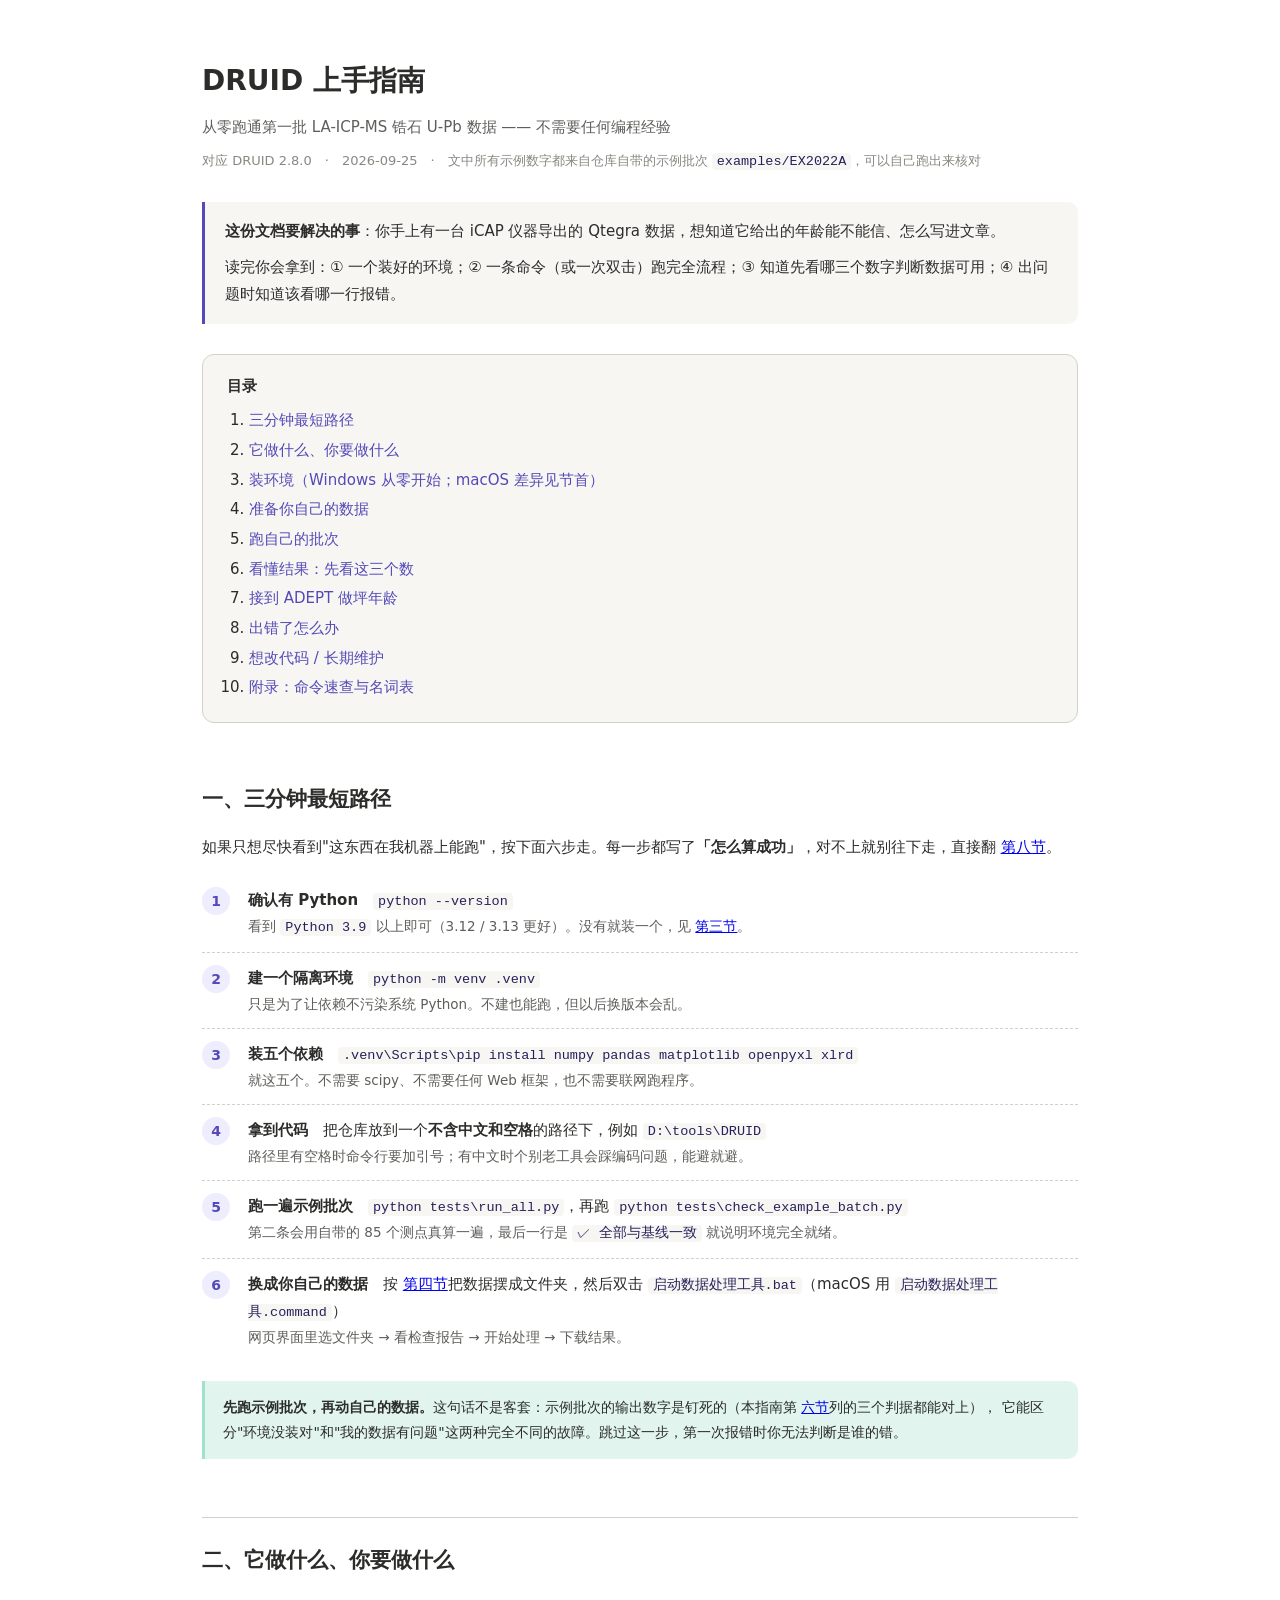
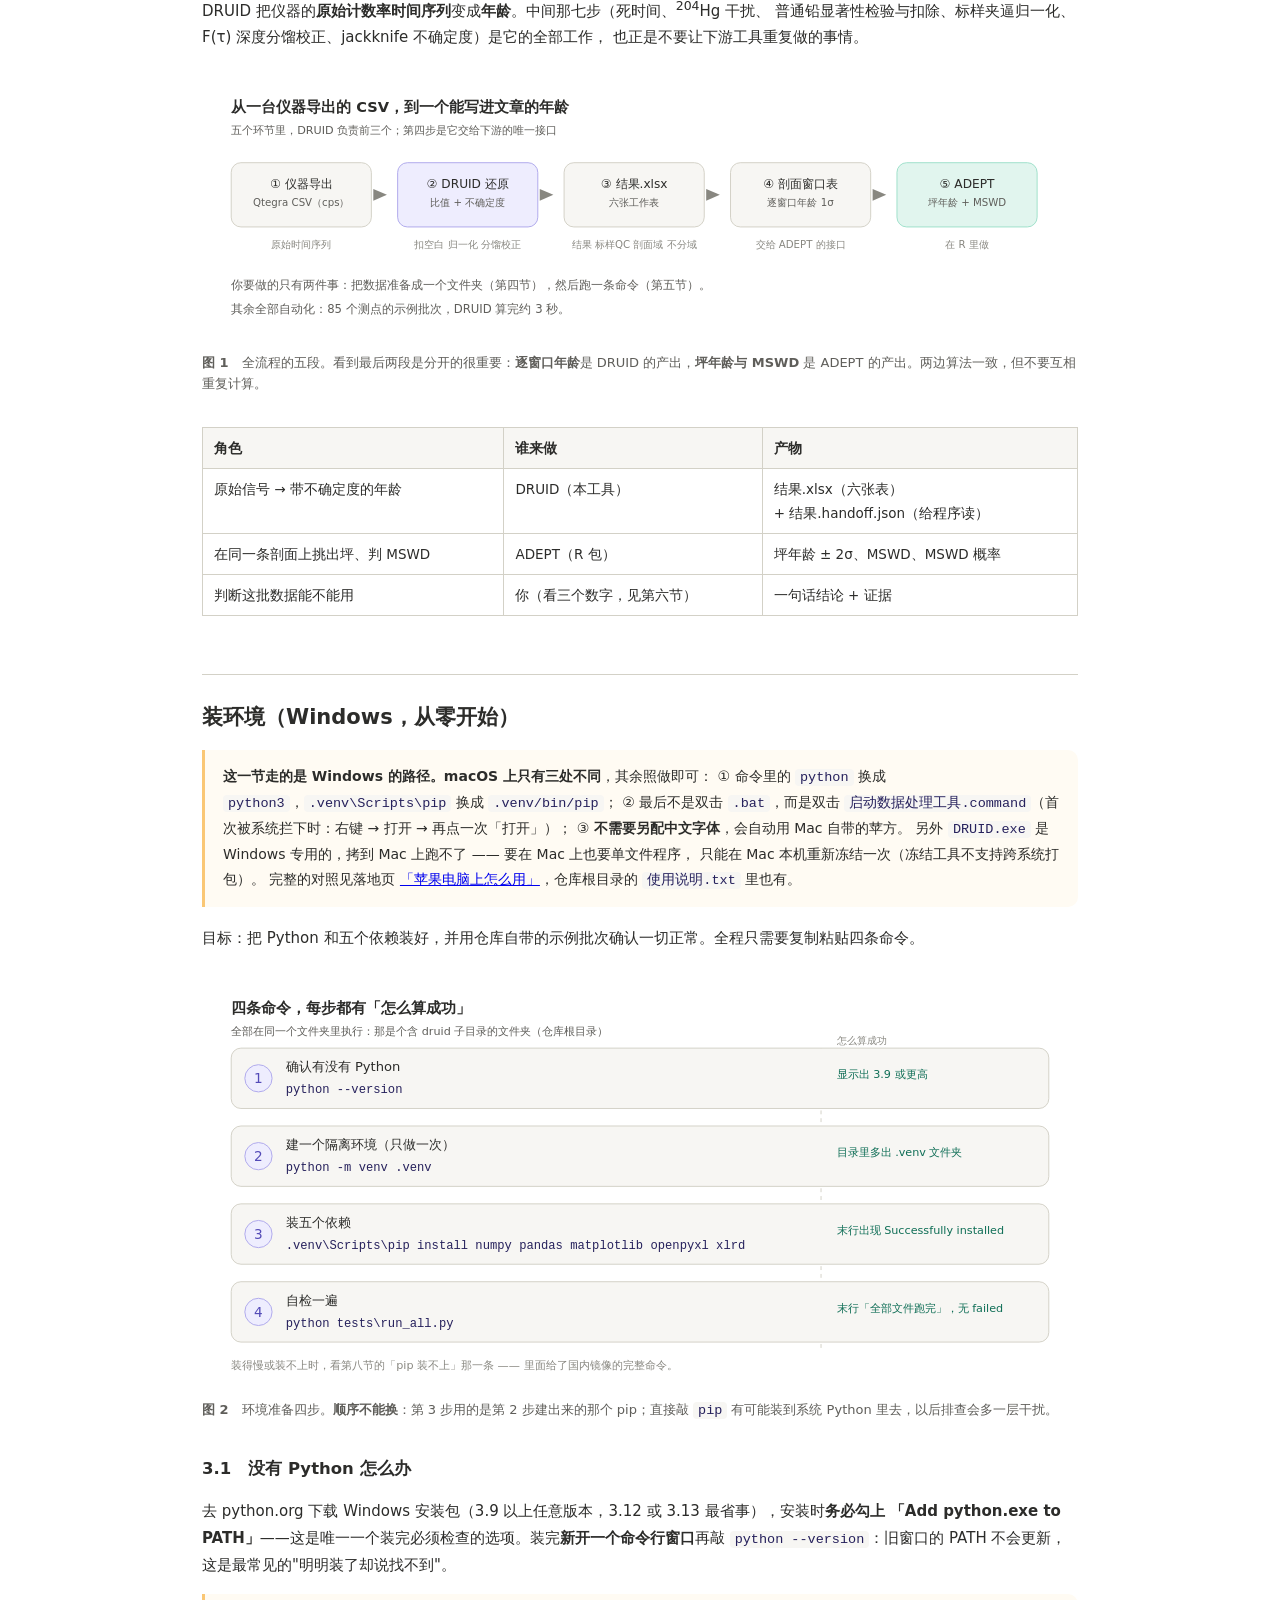
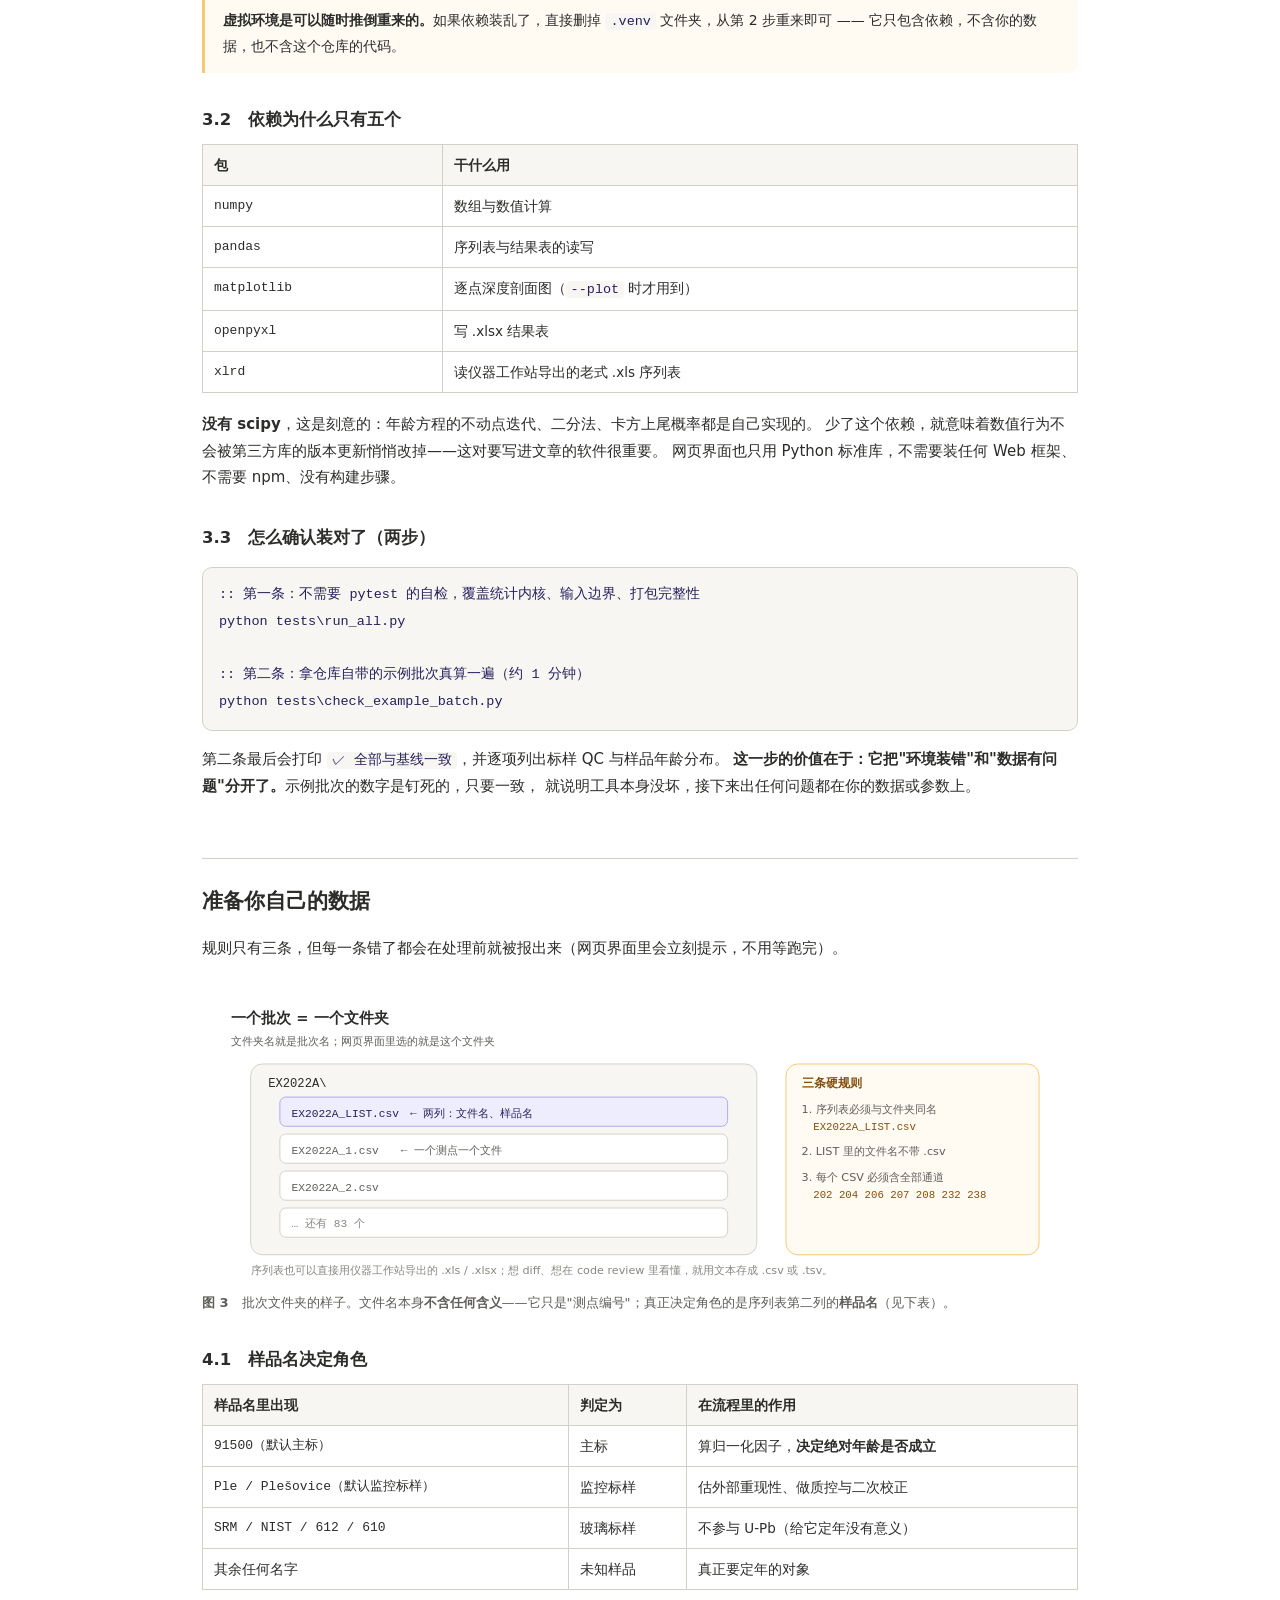
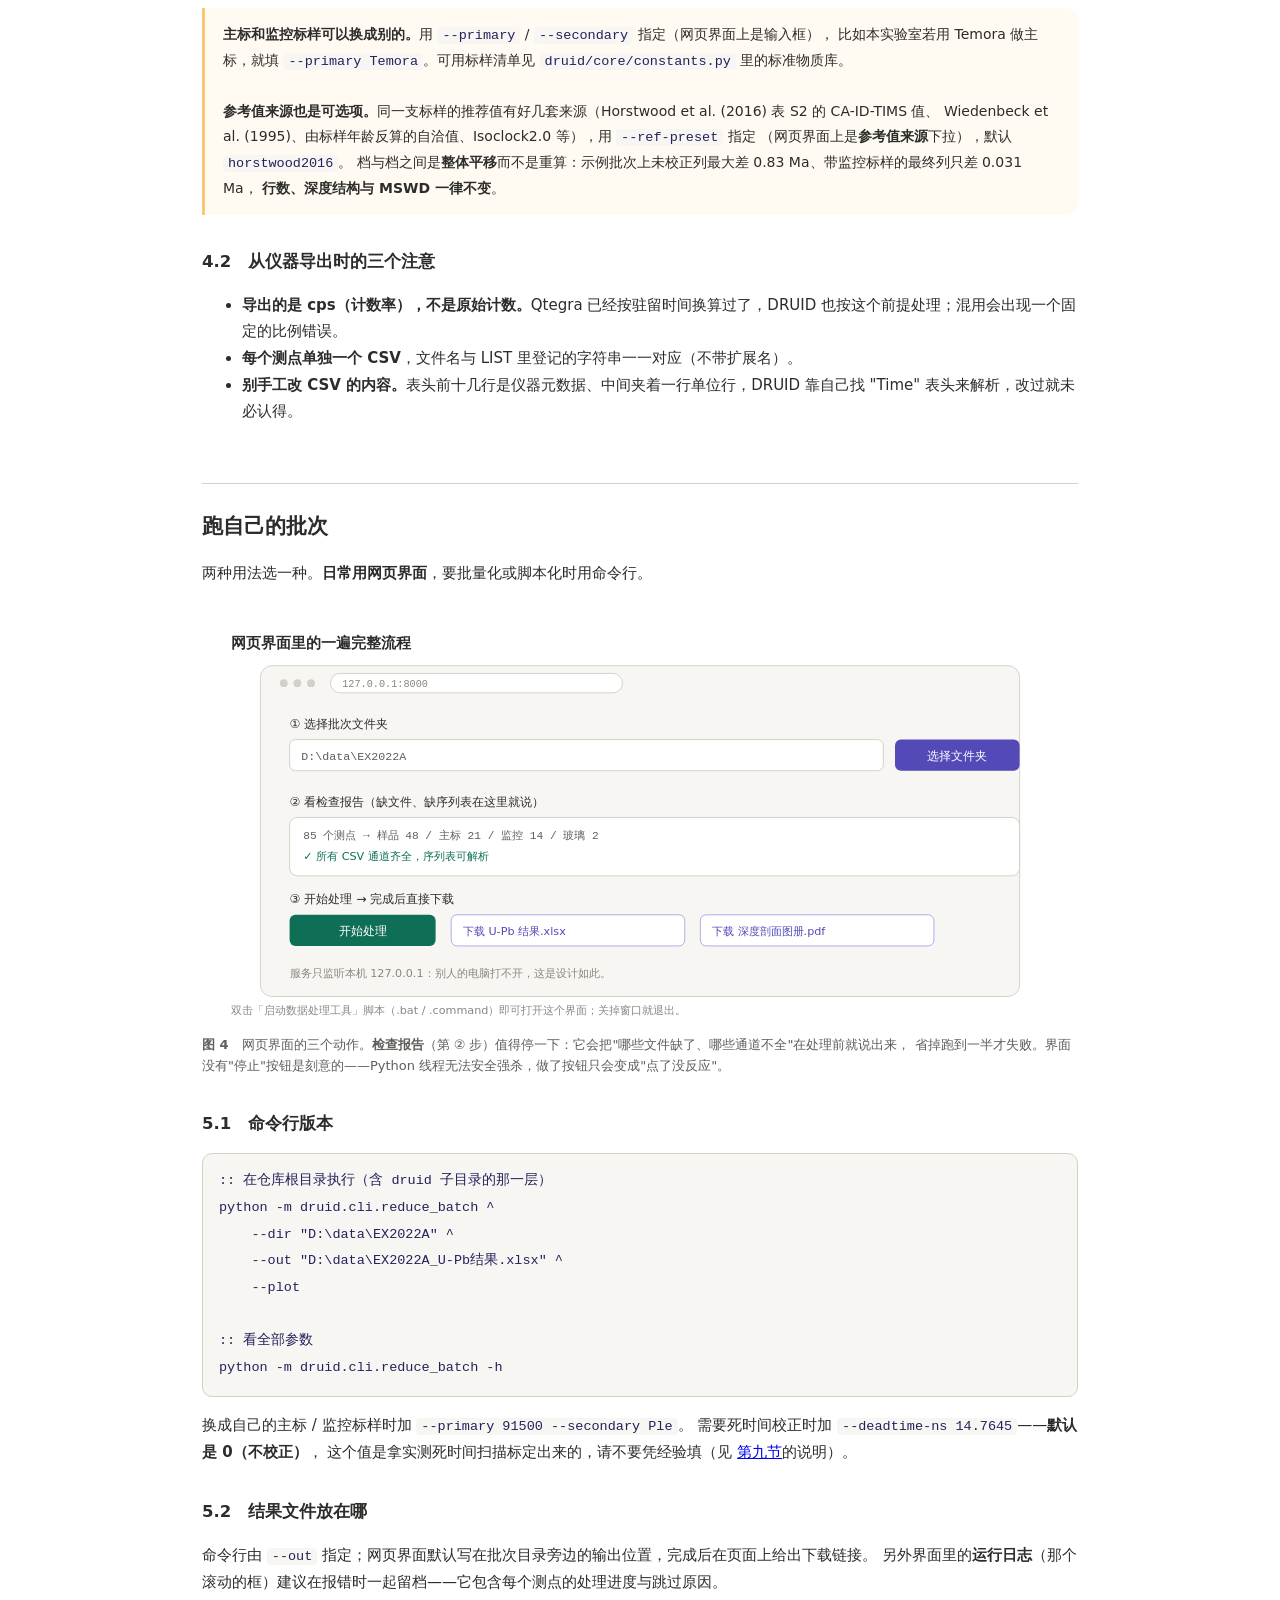
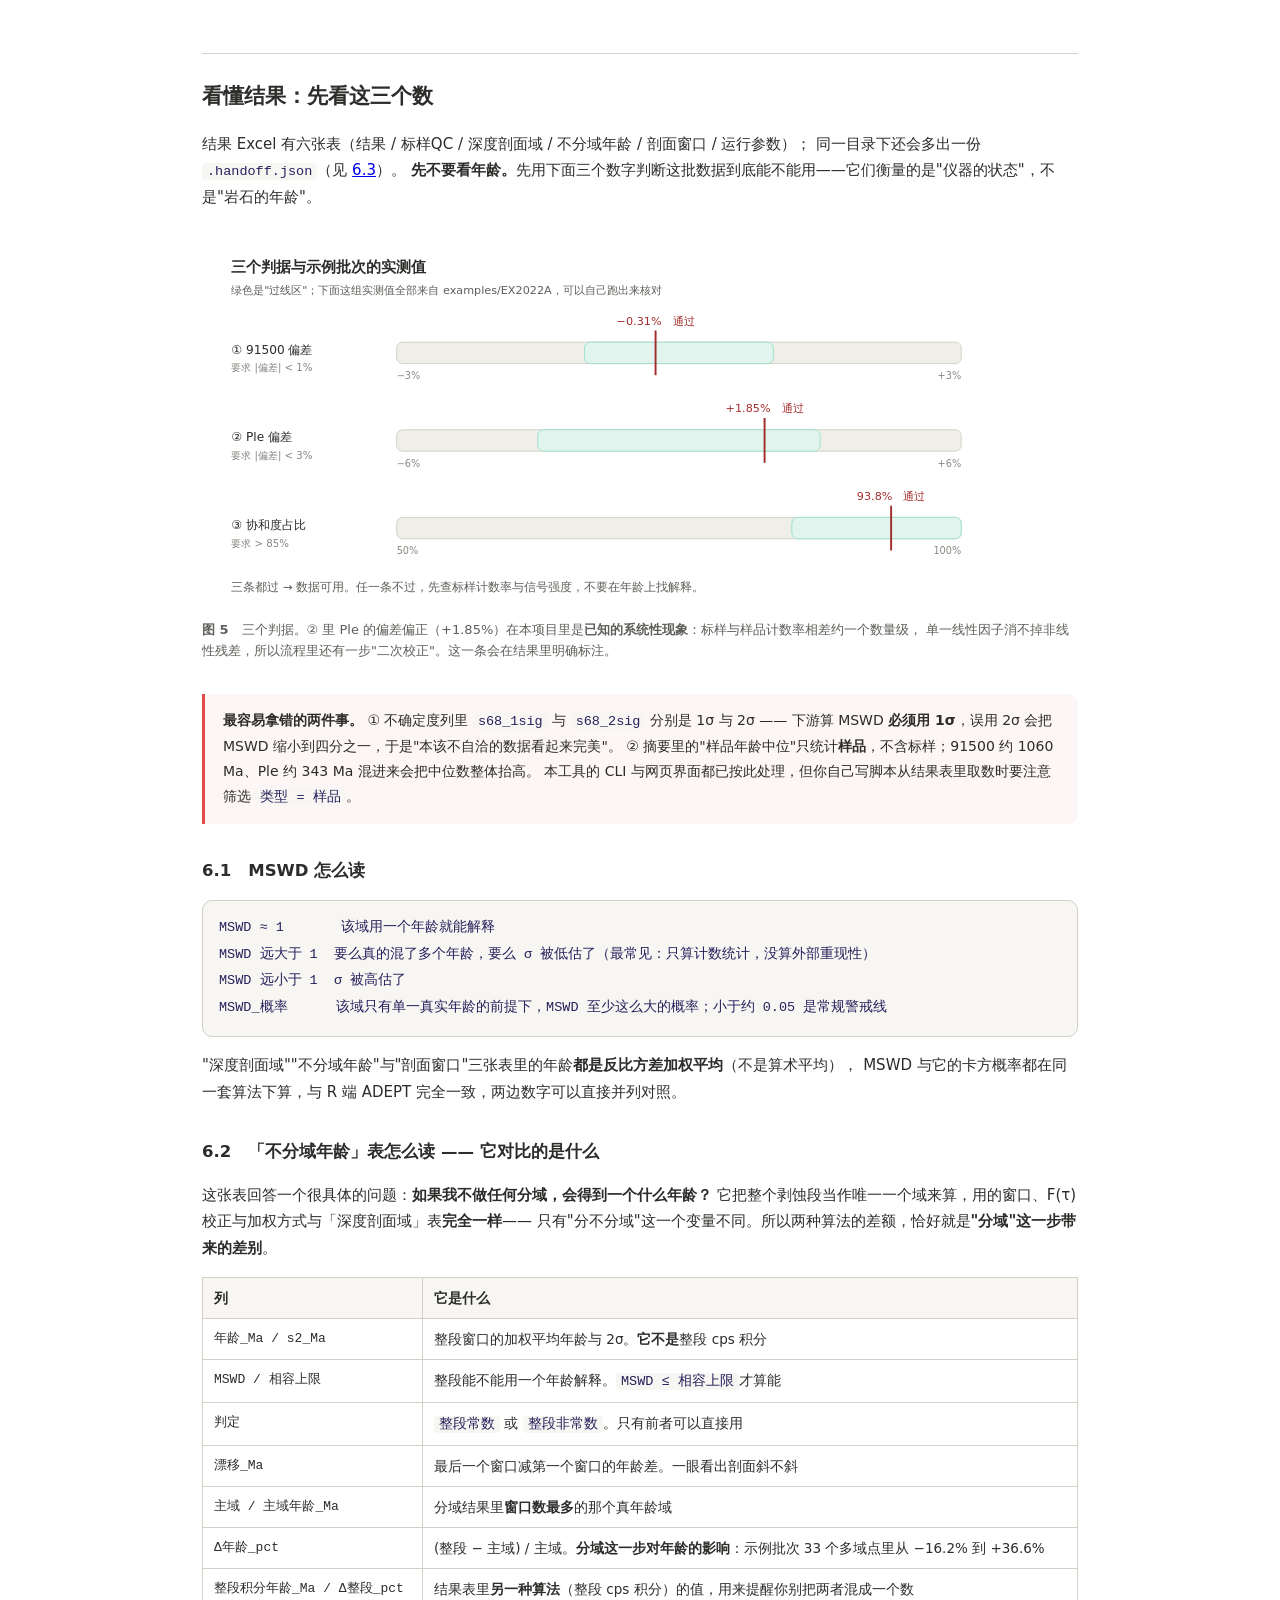
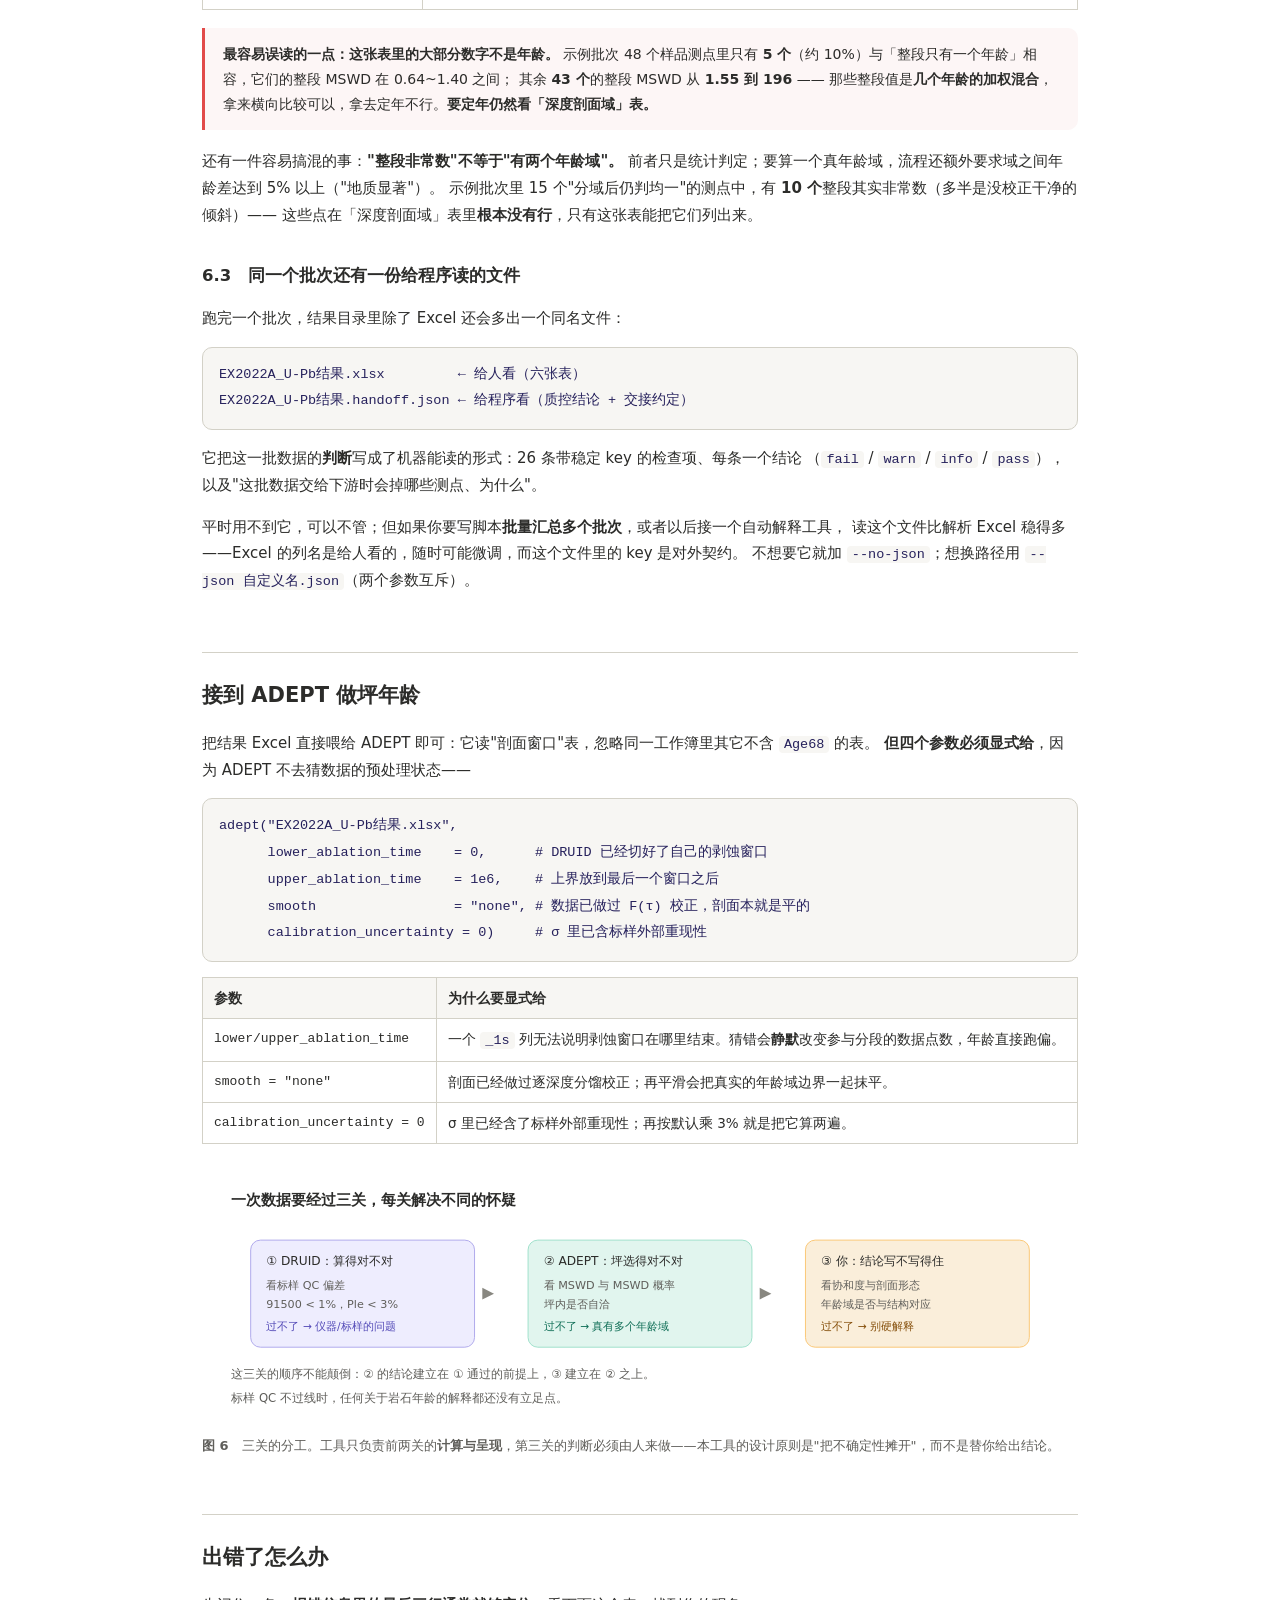
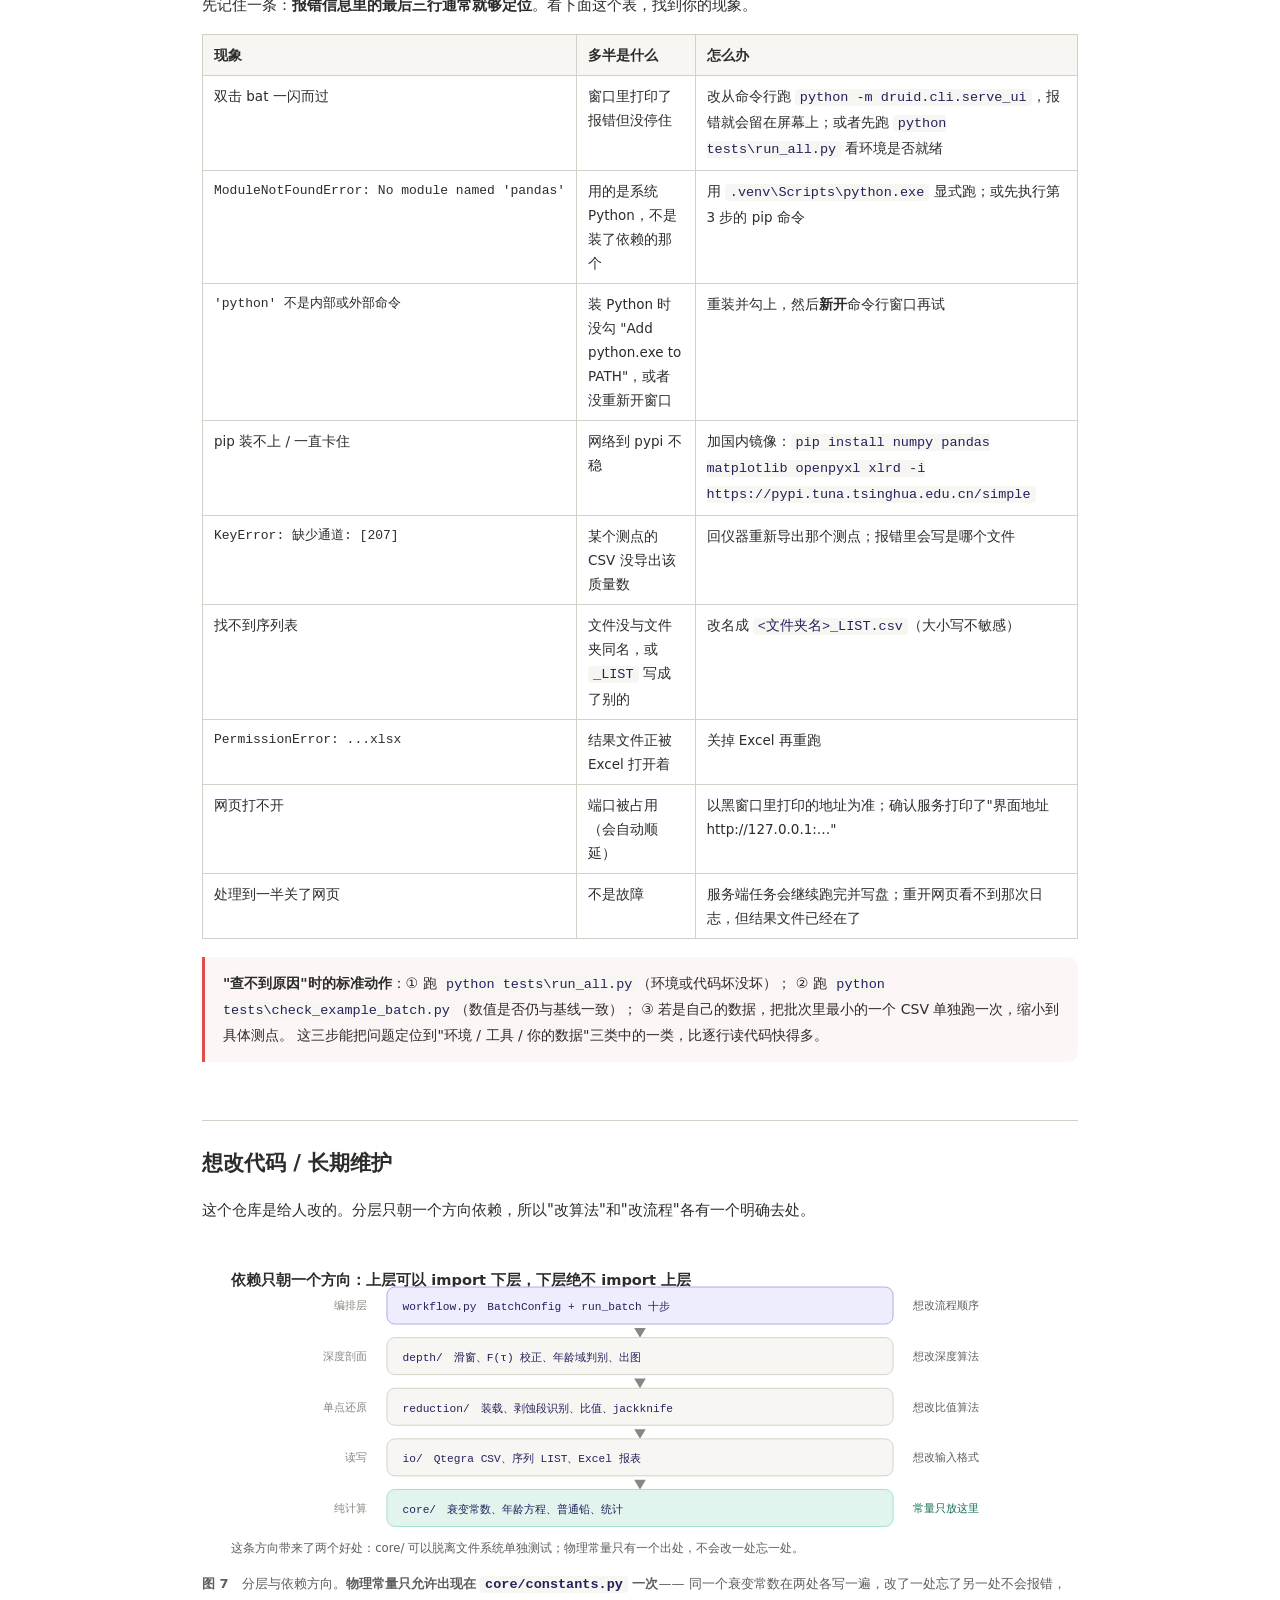
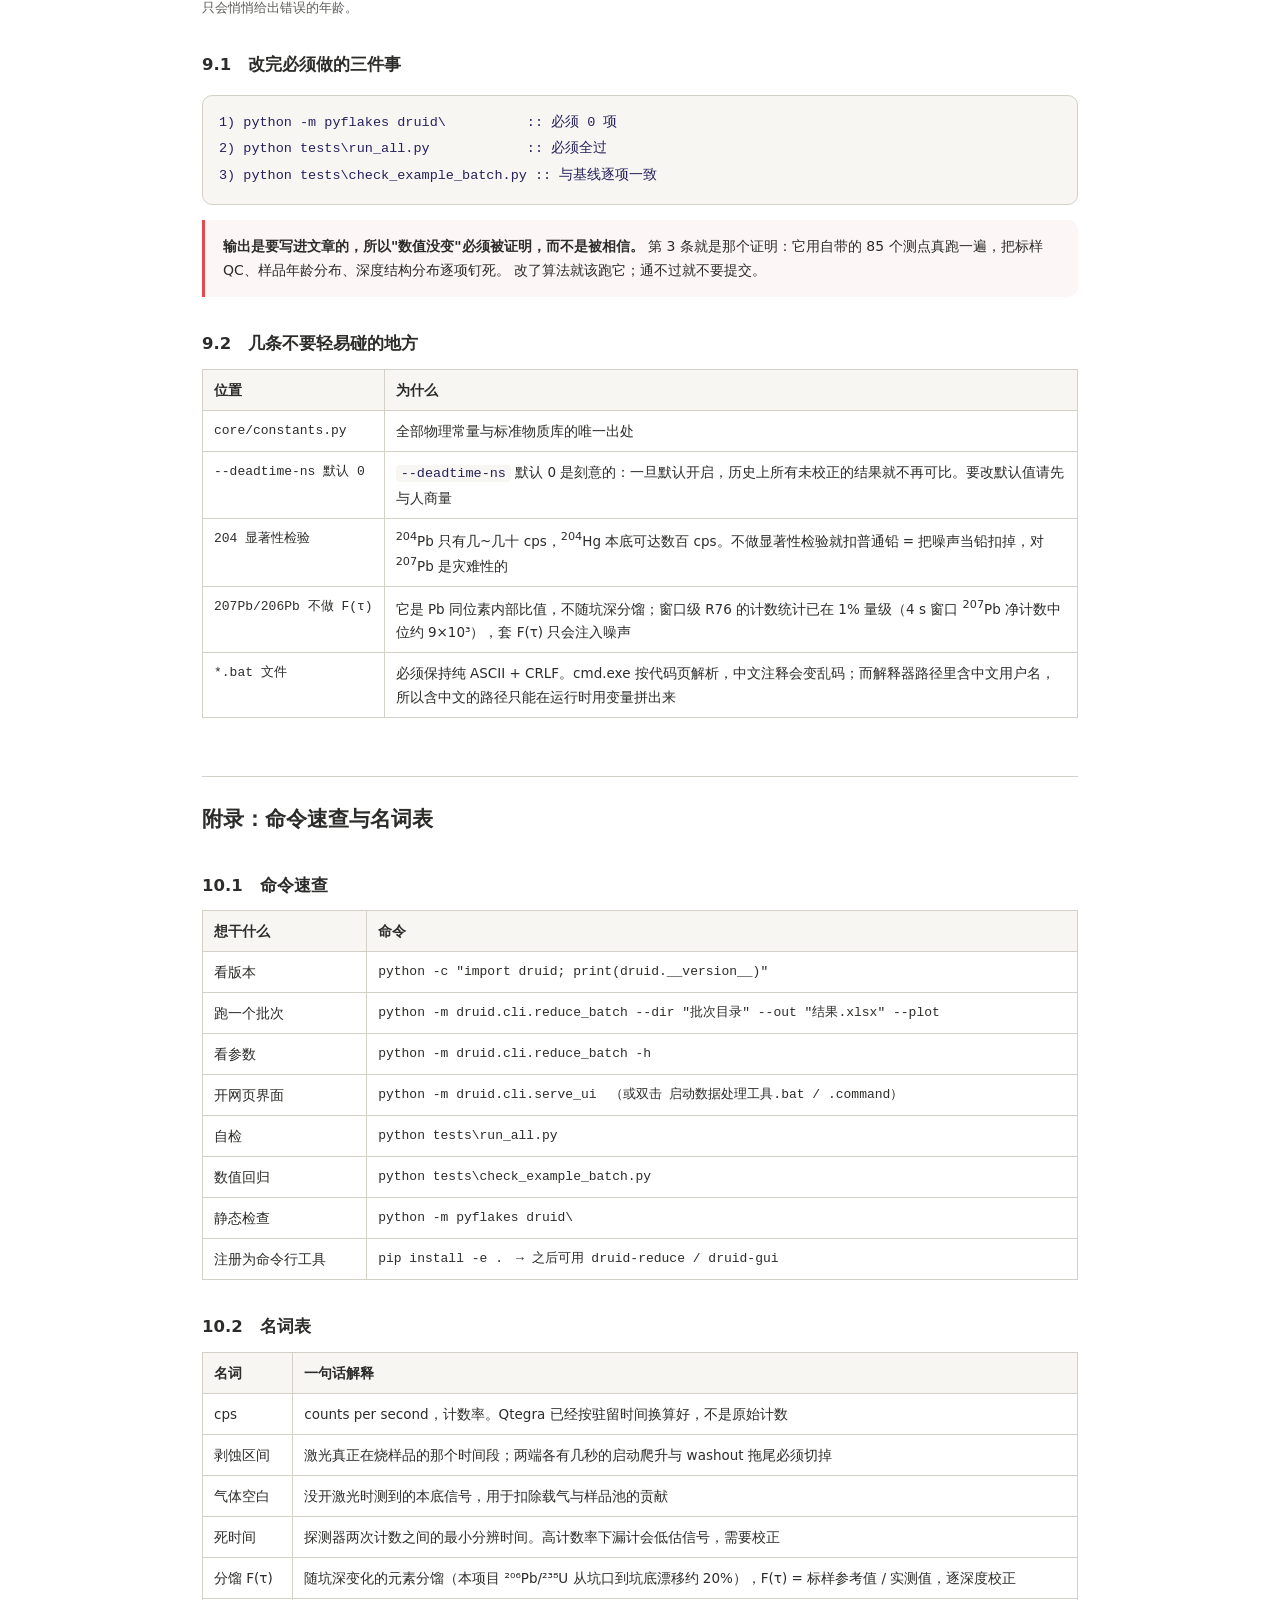
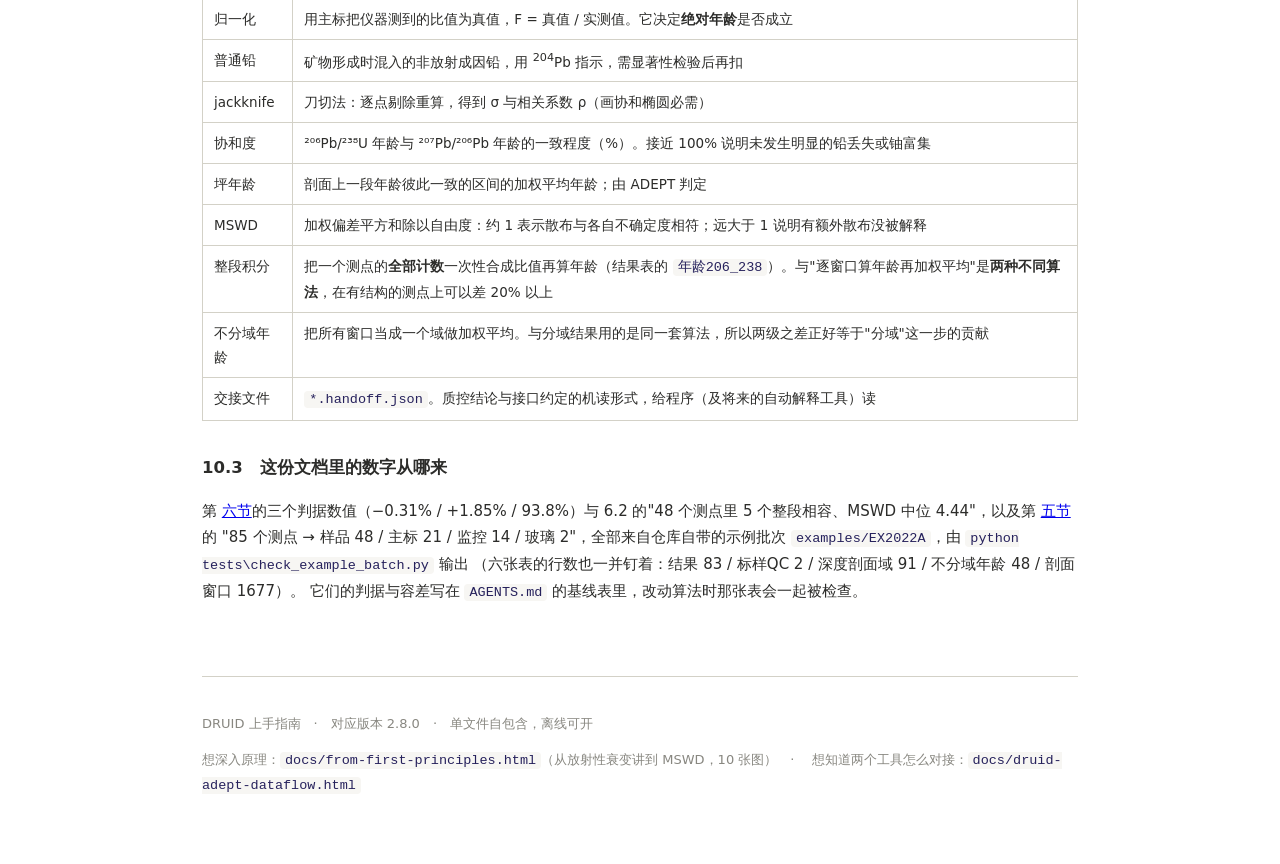
<file: docs/getting-started.html>
<!DOCTYPE html>
<html lang="zh-CN">
<head>
<meta charset="utf-8">
<meta name="viewport" content="width=device-width, initial-scale=1">
<title>DRUID 上手指南 · 从零跑通第一批 LA-ICP-MS 锆石 U-Pb 数据</title>
<meta name="description" content="DRUID 上手指南：四条命令装好环境、数据文件夹怎么摆、跑完先看哪三个数判断数据能不能用、九类常见报错对应哪一步。不需要任何编程经验，文中每个数字都能用仓库自带的示例批次复现。">
<meta name="keywords" content="DRUID, 上手指南, LA-ICP-MS, 锆石 U-Pb 定年, Qtegra, iCAP, 数据处理, Python 安装, 报错排查, 标样质控">
<meta name="author" content="chengkaide">
<meta name="robots" content="index, follow">
<link rel="canonical" href="https://chengkaide.github.io/DRUID/getting-started.html">
<meta name="theme-color" content="#f7f6f3" media="(prefers-color-scheme: light)">
<meta name="theme-color" content="#16181a" media="(prefers-color-scheme: dark)">
<!-- 社交分享：微信 / Twitter / Slack 等都抓这里 -->
<meta property="og:type" content="article">
<meta property="og:site_name" content="DRUID">
<meta property="og:locale" content="zh_CN">
<meta property="og:title" content="DRUID 上手指南 · 从零跑通第一批 LA-ICP-MS 锆石 U-Pb 数据">
<meta property="og:description" content="DRUID 上手指南：四条命令装好环境、数据文件夹怎么摆、跑完先看哪三个数判断数据能不能用、九类常见报错对应哪一步。不需要任何编程经验，文中每个数字都能用仓库自带的示例批次复现。">
<meta property="og:url" content="https://chengkaide.github.io/DRUID/getting-started.html">
<meta property="og:image" content="https://chengkaide.github.io/DRUID/og-image.png">
<meta property="og:image:width" content="1200">
<meta property="og:image:height" content="630">
<meta property="og:image:alt" content="DRUID：把 LA-ICP-MS 原始信号时间序列转化为带不确定度的逐深度年龄剖面">
<meta name="twitter:card" content="summary_large_image">
<meta name="twitter:title" content="DRUID 上手指南 · 从零跑通第一批 LA-ICP-MS 锆石 U-Pb 数据">
<meta name="twitter:description" content="DRUID 上手指南：四条命令装好环境、数据文件夹怎么摆、跑完先看哪三个数判断数据能不能用、九类常见报错对应哪一步。不需要任何编程经验，文中每个数字都能用仓库自带的示例批次复现。">
<meta name="twitter:image" content="https://chengkaide.github.io/DRUID/og-image.png">
<link rel="icon" href="data:image/svg+xml,%3Csvg xmlns='http://www.w3.org/2000/svg' viewBox='0 0 64 64'%3E%3Crect width='64' height='64' rx='14' fill='%230d1512'/%3E%3Ctext x='32' y='45' font-family='Georgia,serif' font-size='38' font-weight='bold' fill='%23e8b04b' text-anchor='middle'%3ED%3C/text%3E%3C/svg%3E">
<!-- 结构化数据：让搜索引擎知道这是科研软件的技术文档，而不是普通网页 -->
<script type="application/ld+json">
{
  "@context": "https://schema.org",
  "@graph": [
    {
      "@type": "TechArticle",
      "headline": "DRUID 上手指南 · 从零跑通第一批 LA-ICP-MS 锆石 U-Pb 数据",
      "description": "DRUID 上手指南：四条命令装好环境、数据文件夹怎么摆、跑完先看哪三个数判断数据能不能用、九类常见报错对应哪一步。不需要任何编程经验，文中每个数字都能用仓库自带的示例批次复现。",
      "inLanguage": "zh-CN",
      "url": "https://chengkaide.github.io/DRUID/getting-started.html",
      "author": {
        "@type": "Person",
        "name": "chengkaide",
        "url": "https://github.com/chengkaide"
      },
      "isPartOf": {
        "@type": "WebSite",
        "name": "DRUID 文档",
        "url": "https://chengkaide.github.io/DRUID/"
      },
      "about": {
        "@type": "SoftwareApplication",
        "name": "DRUID",
        "softwareVersion": "2.8.0",
        "applicationCategory": "ScienceApplication"
      },
      "license": "https://opensource.org/licenses/MIT"
    },
    {
      "@type": "BreadcrumbList",
      "itemListElement": [
        {
          "@type": "ListItem",
          "position": 1,
          "name": "DRUID",
          "item": "https://chengkaide.github.io/DRUID/"
        },
        {
          "@type": "ListItem",
          "position": 2,
          "name": "上手指南",
          "item": "https://chengkaide.github.io/DRUID/getting-started.html"
        }
      ]
    }
  ]
}
</script>
<style>
  :root{
    --ink:#2C2C2A; --ink2:#5F5E5A; --ink3:#888780;
    --line:#D3D1C7; --bg:#FFFFFF; --panel:#F7F6F3; --panel2:#EFEEE9;
    --pur:#534AB7; --purbg:#EEEDFE; --purline:#AFA9EC;
    --tea:#0F6E56; --teabg:#E1F5EE; --tealine:#9FE1CB;
    --amb:#854F0B; --ambbg:#FAEEDA; --ambline:#FAC775;
    --red:#A32D2D; --redbg:#FDF6F6;
  }
  *{box-sizing:border-box}
  body{margin:0;background:var(--bg);color:var(--ink);
       font-family:"Microsoft YaHei","PingFang SC",system-ui,sans-serif;
       font-size:15px;line-height:1.78}
  .wrap{max-width:940px;margin:0 auto;padding:56px 32px 110px}
  h1{font-size:28px;font-weight:600;margin:0 0 8px}
  .sub{color:var(--ink2);font-size:15px;margin:0 0 8px}
  .meta{color:var(--ink3);font-size:13px;margin:0 0 28px}
  h2{font-size:21px;font-weight:600;margin:58px 0 14px;padding-top:24px;
     border-top:1px solid var(--line)}
  h2:first-of-type{border-top:none;padding-top:0}
  h3{font-size:16.5px;font-weight:600;margin:32px 0 10px}
  code{font-family:Consolas,monospace;font-size:13.5px;
       background:var(--panel);padding:1px 5px;border-radius:4px;color:#26215C}
  pre{background:var(--panel);border:1px solid var(--line);border-radius:10px;
      padding:14px 16px;overflow-x:auto}
  pre code{background:none;padding:0}
  table{border-collapse:collapse;width:100%;margin:0 0 18px;font-size:13.5px}
  th,td{border:1px solid var(--line);padding:8px 11px;text-align:left;vertical-align:top}
  th{background:var(--panel);font-weight:600;white-space:nowrap}
  td.n{white-space:nowrap;font-family:Consolas,monospace;font-size:13px}
  .lead{background:var(--panel);border-left:3px solid var(--pur);
        border-radius:0 10px 10px 0;padding:16px 20px;margin:0 0 30px}
  .note{border-left:3px solid var(--ambline);background:#FFFBF3;
        border-radius:0 10px 10px 0;padding:14px 18px;margin:0 0 18px;font-size:14px}
  .warn{border-left:3px solid #E24B4A;background:var(--redbg);
        border-radius:0 10px 10px 0;padding:14px 18px;margin:0 0 18px;font-size:14px}
  .ok{border-left:3px solid var(--tealine);background:var(--teabg);
      border-radius:0 10px 10px 0;padding:14px 18px;margin:0 0 18px;font-size:14px}
  figure{margin:28px 0 32px}
  figure svg,figure img{display:block;width:100%;height:auto;border-radius:12px}
  figcaption{color:var(--ink2);font-size:13px;margin-top:10px;line-height:1.65}
  .toc{background:var(--panel);border:1px solid var(--line);border-radius:12px;
       padding:18px 24px;margin:0 0 34px}
  .toc ol{margin:8px 0 0;padding-left:22px}
  .toc li{margin:3px 0}
  .toc a{color:var(--pur);text-decoration:none}
  .toc a:hover{text-decoration:underline}
  .steps{counter-reset:s;list-style:none;padding:0;margin:0 0 20px}
  .steps>li{counter-increment:s;position:relative;padding:12px 0 12px 46px;
            border-bottom:1px dashed var(--line)}
  .steps>li:last-child{border-bottom:none}
  .steps>li::before{content:counter(s);position:absolute;left:0;top:12px;
       width:28px;height:28px;border-radius:50%;background:var(--purbg);
       color:var(--pur);font-weight:600;font-size:14px;text-align:center;
       line-height:28px}
  .steps b{font-weight:600}
  .steps .why{color:var(--ink2);font-size:13.5px}
  footer{margin-top:70px;padding-top:22px;border-top:1px solid var(--line);
         color:var(--ink3);font-size:13px}

  /* ═══════════ 2026-09-25 补充：无障碍 · 响应式 · 深色模式 ═══════════ */

  /* 键盘可见焦点（原来只在鼠标点击时才看得出位置，Tab 走一圈看不见光标落在哪） */
  :focus-visible{outline:2.5px solid var(--pur);outline-offset:3px;border-radius:4px}
  .skip{position:absolute;left:-9999px;top:0;background:var(--pur);color:#fff;
        padding:10px 18px;z-index:99;font-weight:600;border-radius:0 0 8px 0}
  .skip:focus{left:0;top:0}

  /* 宽表格在窄屏上横向滚动，而不是把整个页面撑宽。
     <div class="tscroll"> 由页尾那段脚本自动套上，不用逐张表手写。
     width:auto + min-width:100% 是关键：外层 width:100% 会让表格被压缩，反而不滚。 */
  .tscroll{overflow-x:auto;-webkit-overflow-scrolling:touch;margin:0 0 18px}
  .tscroll table{width:auto;min-width:100%;margin:0}
  .figscroll-hint{color:var(--ink3);font-size:12.5px;
                  font-family:Consolas,monospace;margin:-18px 0 22px}

  @media(max-width:700px){
    .wrap{padding:36px 20px 80px}
    body{font-size:14.5px}
    h1{font-size:24px}
    h2{font-size:19px;margin:44px 0 12px}
    h3{font-size:15.5px;margin:26px 0 8px}
    /* 图里全是文字标注，等比缩到 1/3 就等于没画 —— 改成横向滚动 */
    figure{overflow-x:auto;overflow-y:hidden}
    figure svg,figure img{min-width:620px}
    pre{font-size:12.5px;padding:12px 13px}
  }

  @media (prefers-color-scheme: dark){
    :root{
      --ink:#E6E4DE; --ink2:#B0AEA6; --ink3:#8B8983;
      --line:#3A3833; --bg:#16181A; --panel:#1E2124; --panel2:#26292D;
      --pur:#B9B2F5; --purbg:#262346; --purline:#4A4390;
      --tea:#6FD3AE; --teabg:#123028; --tealine:#2C6B57;
      --amb:#E8C07A; --ambbg:#33280F; --ambline:#7A5F22;
      --red:#F09A9A; --redbg:#2E1A1A;
    }
    /* 三处不随变量走的硬编码色，逐条改掉（其余全部走 :root 变量，自动跟随） */
    code{color:#D9C98F}
    .note{background:#241E12}
    .warn{border-left-color:#F09A9A}
    /* 每张图都画了自己的浅色背景矩形，深色页面上给它留一块浅色面板，
       否则图里的深色标注会掉进深色背景。图本身一个字节都不用改。 */
    figure svg,figure img{background:#F7F6F3}
    /* 数据流那页还有两处不随变量走的浅底卡片，一并改掉 */
    .card.t{background:#12251F}
    .card.p{background:#1D1B36}
  }
</style>
</head>
<body>
<a class="skip" href="#main">跳到正文</a>
<div class="wrap" id="main" role="main">

<h1>DRUID 上手指南</h1>
<p class="sub">从零跑通第一批 LA-ICP-MS 锆石 U-Pb 数据 —— 不需要任何编程经验</p>
<p class="meta">对应 DRUID 2.8.0　·　2026-09-25　·　文中所有示例数字都来自仓库自带的示例批次 <code>examples/EX2022A</code>，可以自己跑出来核对</p>

<div class="lead">
  <p style="margin:0 0 10px"><b>这份文档要解决的事</b>：你手上有一台 iCAP 仪器导出的 Qtegra 数据，想知道它给出的年龄能不能信、怎么写进文章。</p>
  <p style="margin:0">读完你会拿到：① 一个装好的环境；② 一条命令（或一次双击）跑完全流程；③ 知道先看哪三个数字判断数据可用；④ 出问题时知道该看哪一行报错。</p>
</div>

<div class="toc">
  <b>目录</b>
  <ol>
    <li><a href="#c1">三分钟最短路径</a></li>
    <li><a href="#c2">它做什么、你要做什么</a></li>
    <li><a href="#c3">装环境（Windows 从零开始；macOS 差异见节首）</a></li>
    <li><a href="#c4">准备你自己的数据</a></li>
    <li><a href="#c5">跑自己的批次</a></li>
    <li><a href="#c6">看懂结果：先看这三个数</a></li>
    <li><a href="#c7">接到 ADEPT 做坪年龄</a></li>
    <li><a href="#c8">出错了怎么办</a></li>
    <li><a href="#c9">想改代码 / 长期维护</a></li>
    <li><a href="#c10">附录：命令速查与名词表</a></li>
  </ol>
</div>

<h2 id="c1">一、三分钟最短路径</h2>

<p>如果只想尽快看到"这东西在我机器上能跑"，按下面六步走。每一步都写了<b>「怎么算成功」</b>，对不上就别往下走，直接翻 <a href="#c8">第八节</a>。</p>

<ol class="steps">
  <li><b>确认有 Python</b>　<code>python --version</code>
      <div class="why">看到 <code>Python 3.9</code> 以上即可（3.12 / 3.13 更好）。没有就装一个，见 <a href="#c3">第三节</a>。</div></li>
  <li><b>建一个隔离环境</b>　<code>python -m venv .venv</code>
      <div class="why">只是为了让依赖不污染系统 Python。不建也能跑，但以后换版本会乱。</div></li>
  <li><b>装五个依赖</b>　<code>.venv\Scripts\pip install numpy pandas matplotlib openpyxl xlrd</code>
      <div class="why">就这五个。不需要 scipy、不需要任何 Web 框架，也不需要联网跑程序。</div></li>
  <li><b>拿到代码</b>　把仓库放到一个<b>不含中文和空格</b>的路径下，例如 <code>D:\tools\DRUID</code>
      <div class="why">路径里有空格时命令行要加引号；有中文时个别老工具会踩编码问题，能避就避。</div></li>
  <li><b>跑一遍示例批次</b>　<code>python tests\run_all.py</code>，再跑 <code>python tests\check_example_batch.py</code>
      <div class="why">第二条会用自带的 85 个测点真算一遍，最后一行是 <code>✓ 全部与基线一致</code> 就说明环境完全就绪。</div></li>
  <li><b>换成你自己的数据</b>　按 <a href="#c4">第四节</a>把数据摆成文件夹，然后双击 <code>启动数据处理工具.bat</code>（macOS 用 <code>启动数据处理工具.command</code>）
      <div class="why">网页界面里选文件夹 → 看检查报告 → 开始处理 → 下载结果。</div></li>
</ol>

<div class="ok">
  <b>先跑示例批次，再动自己的数据。</b>这句话不是客套：示例批次的输出数字是钉死的（本指南第 <a href="#c6">六节</a>列的三个判据都能对上），
  它能区分"环境没装对"和"我的数据有问题"这两种完全不同的故障。跳过这一步，第一次报错时你无法判断是谁的错。
</div>

<h2 id="c2">二、它做什么、你要做什么</h2>

<p>DRUID 把仪器的<b>原始计数率时间序列</b>变成<b>年龄</b>。中间那七步（死时间、<sup>204</sup>Hg 干扰、
普通铅显著性检验与扣除、标样夹逼归一化、F(τ) 深度分馏校正、jackknife 不确定度）是它的全部工作，
也正是不要让下游工具重复做的事情。</p>

<figure>
<svg viewBox="0 0 900 270" font-family="Microsoft YaHei,PingFang SC,system-ui,sans-serif">
  <text x="30" y="34" font-size="15" font-weight="600" fill="#2C2C2A">从一台仪器导出的 CSV，到一个能写进文章的年龄</text>
  <text x="30" y="56" font-size="11.5" fill="#5F5E5A">五个环节里，DRUID 负责前三个；第四步是它交给下游的唯一接口</text>

  <rect x="30" y="86" width="144" height="66" rx="10" fill="#F7F6F3" stroke="#D3D1C7"/>
  <text x="102" y="112" font-size="12.5" text-anchor="middle" fill="#2C2C2A">① 仪器导出</text>
  <text x="102" y="130" font-size="10.5" text-anchor="middle" fill="#5F5E5A">Qtegra CSV（cps）</text>

  <rect x="201" y="86" width="144" height="66" rx="10" fill="#EEEDFE" stroke="#AFA9EC"/>
  <text x="273" y="112" font-size="12.5" text-anchor="middle" fill="#2C2C2A">② DRUID 还原</text>
  <text x="273" y="130" font-size="10.5" text-anchor="middle" fill="#5F5E5A">比值 + 不确定度</text>

  <rect x="372" y="86" width="144" height="66" rx="10" fill="#F7F6F3" stroke="#D3D1C7"/>
  <text x="444" y="112" font-size="12.5" text-anchor="middle" fill="#2C2C2A">③ 结果.xlsx</text>
  <text x="444" y="130" font-size="10.5" text-anchor="middle" fill="#5F5E5A">六张工作表</text>

  <rect x="543" y="86" width="144" height="66" rx="10" fill="#F7F6F3" stroke="#D3D1C7"/>
  <text x="615" y="112" font-size="12.5" text-anchor="middle" fill="#2C2C2A">④ 剖面窗口表</text>
  <text x="615" y="130" font-size="10.5" text-anchor="middle" fill="#5F5E5A">逐窗口年龄 1σ</text>

  <rect x="714" y="86" width="144" height="66" rx="10" fill="#E1F5EE" stroke="#9FE1CB"/>
  <text x="786" y="112" font-size="12.5" text-anchor="middle" fill="#2C2C2A">⑤ ADEPT</text>
  <text x="786" y="130" font-size="10.5" text-anchor="middle" fill="#5F5E5A">坪年龄 + MSWD</text>

  <polygon points="176,113 190,119 176,125" fill="#888780"/>
  <polygon points="347,113 361,119 347,125" fill="#888780"/>
  <polygon points="518,113 532,119 518,125" fill="#888780"/>
  <polygon points="689,113 703,119 689,125" fill="#888780"/>

  <text x="102" y="174" font-size="10.5" text-anchor="middle" fill="#888780">原始时间序列</text>
  <text x="273" y="174" font-size="10.5" text-anchor="middle" fill="#888780">扣空白 归一化 分馏校正</text>
  <text x="444" y="174" font-size="10.5" text-anchor="middle" fill="#888780">结果 标样QC 剖面域 不分域</text>
  <text x="615" y="174" font-size="10.5" text-anchor="middle" fill="#888780">交给 ADEPT 的接口</text>
  <text x="786" y="174" font-size="10.5" text-anchor="middle" fill="#888780">在 R 里做</text>

  <text x="30" y="216" font-size="12" fill="#5F5E5A">你要做的只有两件事：把数据准备成一个文件夹（第四节），然后跑一条命令（第五节）。</text>
  <text x="30" y="240" font-size="12" fill="#5F5E5A">其余全部自动化：85 个测点的示例批次，DRUID 算完约 3 秒。</text>
</svg>
<figcaption><b>图 1</b>　全流程的五段。看到最后两段是分开的很重要：<b>逐窗口年龄</b>是 DRUID 的产出，<b>坪年龄与 MSWD</b> 是 ADEPT 的产出。两边算法一致，但不要互相重复计算。</figcaption>
</figure>

<table>
  <tr><th>角色</th><th>谁来做</th><th>产物</th></tr>
  <tr><td>原始信号 → 带不确定度的年龄</td><td>DRUID（本工具）</td><td>结果.xlsx（六张表）<br>+ 结果.handoff.json（给程序读）</td></tr>
  <tr><td>在同一条剖面上挑出坪、判 MSWD</td><td>ADEPT（R 包）</td><td>坪年龄 ± 2σ、MSWD、MSWD 概率</td></tr>
  <tr><td>判断这批数据能不能用</td><td>你（看三个数字，见第六节）</td><td>一句话结论 + 证据</td></tr>
</table>

<h2 id="c3">装环境（Windows，从零开始）</h2>

<div class="note">
<b>这一节走的是 Windows 的路径。macOS 上只有三处不同</b>，其余照做即可：
① 命令里的 <code>python</code> 换成 <code>python3</code>，<code>.venv\Scripts\pip</code> 换成 <code>.venv/bin/pip</code>；
② 最后不是双击 <code>.bat</code>，而是双击 <code>启动数据处理工具.command</code>（首次被系统拦下时：右键 → 打开 → 再点一次「打开」）；
③ <b>不需要另配中文字体</b>，会自动用 Mac 自带的苹方。
另外 <code>DRUID.exe</code> 是 Windows 专用的，拷到 Mac 上跑不了 —— 要在 Mac 上也要单文件程序，
只能在 Mac 本机重新冻结一次（冻结工具不支持跨系统打包）。
完整的对照见落地页 <a href="index.html#mac">「苹果电脑上怎么用」</a>，仓库根目录的 <code>使用说明.txt</code> 里也有。
</div>

<p>目标：把 Python 和五个依赖装好，并用仓库自带的示例批次确认一切正常。全程只需要复制粘贴四条命令。</p>

<figure>
<svg viewBox="0 0 900 420" font-family="Microsoft YaHei,PingFang SC,system-ui,sans-serif">
  <text x="30" y="34" font-size="15" font-weight="600" fill="#2C2C2A">四条命令，每步都有「怎么算成功」</text>
  <text x="30" y="56" font-size="11.5" fill="#5F5E5A">全部在同一个文件夹里执行：那是个含 druid 子目录的文件夹（仓库根目录）</text>

  <line x1="636" y1="70" x2="636" y2="382" stroke="#D3D1C7" stroke-dasharray="4 4"/>
  <text x="652" y="66" font-size="10.5" fill="#888780">怎么算成功</text>

  <rect x="30" y="70" width="840" height="62" rx="10" fill="#F7F6F3" stroke="#D3D1C7"/>
  <circle cx="58" cy="101" r="14" fill="#EEEDFE" stroke="#AFA9EC"/>
  <text x="58" y="106" font-size="14" text-anchor="middle" fill="#534AB7">1</text>
  <text x="86" y="94" font-size="13.5" fill="#2C2C2A">确认有没有 Python</text>
  <text x="86" y="116" font-size="12.5" font-family="Consolas,monospace" fill="#26215C">python --version</text>
  <text x="652" y="101" font-size="11.5" fill="#0F6E56">显示出 3.9 或更高</text>

  <rect x="30" y="150" width="840" height="62" rx="10" fill="#F7F6F3" stroke="#D3D1C7"/>
  <circle cx="58" cy="181" r="14" fill="#EEEDFE" stroke="#AFA9EC"/>
  <text x="58" y="186" font-size="14" text-anchor="middle" fill="#534AB7">2</text>
  <text x="86" y="174" font-size="13.5" fill="#2C2C2A">建一个隔离环境（只做一次）</text>
  <text x="86" y="196" font-size="12.5" font-family="Consolas,monospace" fill="#26215C">python -m venv .venv</text>
  <text x="652" y="181" font-size="11.5" fill="#0F6E56">目录里多出 .venv 文件夹</text>

  <rect x="30" y="230" width="840" height="62" rx="10" fill="#F7F6F3" stroke="#D3D1C7"/>
  <circle cx="58" cy="261" r="14" fill="#EEEDFE" stroke="#AFA9EC"/>
  <text x="58" y="266" font-size="14" text-anchor="middle" fill="#534AB7">3</text>
  <text x="86" y="254" font-size="13.5" fill="#2C2C2A">装五个依赖</text>
  <text x="86" y="276" font-size="12.5" font-family="Consolas,monospace" fill="#26215C">.venv\Scripts\pip install numpy pandas matplotlib openpyxl xlrd</text>
  <text x="652" y="261" font-size="11.5" fill="#0F6E56">末行出现 Successfully installed</text>

  <rect x="30" y="310" width="840" height="62" rx="10" fill="#F7F6F3" stroke="#D3D1C7"/>
  <circle cx="58" cy="341" r="14" fill="#EEEDFE" stroke="#AFA9EC"/>
  <text x="58" y="346" font-size="14" text-anchor="middle" fill="#534AB7">4</text>
  <text x="86" y="334" font-size="13.5" fill="#2C2C2A">自检一遍</text>
  <text x="86" y="356" font-size="12.5" font-family="Consolas,monospace" fill="#26215C">python tests\run_all.py</text>
  <text x="652" y="341" font-size="11.5" fill="#0F6E56">末行「全部文件跑完」，无 failed</text>

  <text x="30" y="400" font-size="11.5" fill="#888780">装得慢或装不上时，看第八节的「pip 装不上」那一条 —— 里面给了国内镜像的完整命令。</text>
</svg>
<figcaption><b>图 2</b>　环境准备四步。<b>顺序不能换</b>：第 3 步用的是第 2 步建出来的那个 pip；直接敲 <code>pip</code> 有可能装到系统 Python 里去，以后排查会多一层干扰。</figcaption>
</figure>

<h3>3.1　没有 Python 怎么办</h3>

<p>去 python.org 下载 Windows 安装包（3.9 以上任意版本，3.12 或 3.13 最省事），安装时<b>务必勾上
「Add python.exe to PATH」</b>——这是唯一一个装完必须检查的选项。装完<b>新开一个命令行窗口</b>再敲
<code>python --version</code>：旧窗口的 PATH 不会更新，这是最常见的"明明装了却说找不到"。</p>

<div class="note">
<b>虚拟环境是可以随时推倒重来的。</b>如果依赖装乱了，直接删掉 <code>.venv</code> 文件夹，从第 2 步重来即可 ——
它只包含依赖，不含你的数据，也不含这个仓库的代码。
</div>

<h3>3.2　依赖为什么只有五个</h3>

<table>
  <tr><th>包</th><th>干什么用</th></tr>
  <tr><td class="n">numpy</td><td>数组与数值计算</td></tr>
  <tr><td class="n">pandas</td><td>序列表与结果表的读写</td></tr>
  <tr><td class="n">matplotlib</td><td>逐点深度剖面图（<code>--plot</code> 时才用到）</td></tr>
  <tr><td class="n">openpyxl</td><td>写 .xlsx 结果表</td></tr>
  <tr><td class="n">xlrd</td><td>读仪器工作站导出的老式 .xls 序列表</td></tr>
</table>

<p><b>没有 scipy</b>，这是刻意的：年龄方程的不动点迭代、二分法、卡方上尾概率都是自己实现的。
少了这个依赖，就意味着数值行为不会被第三方库的版本更新悄悄改掉——这对要写进文章的软件很重要。
网页界面也只用 Python 标准库，不需要装任何 Web 框架、不需要 npm、没有构建步骤。</p>

<h3>3.3　怎么确认装对了（两步）</h3>

<pre><code>:: 第一条：不需要 pytest 的自检，覆盖统计内核、输入边界、打包完整性
python tests\run_all.py

:: 第二条：拿仓库自带的示例批次真算一遍（约 1 分钟）
python tests\check_example_batch.py</code></pre>

<p>第二条最后会打印 <code>✓ 全部与基线一致</code>，并逐项列出标样 QC 与样品年龄分布。
<b>这一步的价值在于：它把"环境装错"和"数据有问题"分开了。</b>示例批次的数字是钉死的，只要一致，
就说明工具本身没坏，接下来出任何问题都在你的数据或参数上。</p>

<h2 id="c4">准备你自己的数据</h2>

<p>规则只有三条，但每一条错了都会在处理前就被报出来（网页界面里会立刻提示，不用等跑完）。</p>

<figure>
<svg viewBox="0 0 900 300" font-family="Microsoft YaHei,PingFang SC,system-ui,sans-serif">
  <text x="30" y="34" font-size="15" font-weight="600" fill="#2C2C2A">一个批次 = 一个文件夹</text>
  <text x="30" y="56" font-size="11.5" fill="#5F5E5A">文件夹名就是批次名；网页界面里选的就是这个文件夹</text>

  <rect x="50" y="76" width="520" height="196" rx="12" fill="#F7F6F3" stroke="#D3D1C7"/>
  <text x="68" y="100" font-size="12.5" font-family="Consolas,monospace" fill="#2C2C2A">EX2022A\</text>

  <rect x="80" y="110" width="460" height="30" rx="6" fill="#EEEDFE" stroke="#AFA9EC"/>
  <text x="92" y="130" font-size="11.5" font-family="Consolas,monospace" fill="#26215C">EX2022A_LIST.csv　← 两列：文件名、样品名</text>

  <rect x="80" y="148" width="460" height="30" rx="6" fill="#FFFFFF" stroke="#D3D1C7"/>
  <text x="92" y="168" font-size="11.5" font-family="Consolas,monospace" fill="#5F5E5A">EX2022A_1.csv　　← 一个测点一个文件</text>

  <rect x="80" y="186" width="460" height="30" rx="6" fill="#FFFFFF" stroke="#D3D1C7"/>
  <text x="92" y="206" font-size="11.5" font-family="Consolas,monospace" fill="#5F5E5A">EX2022A_2.csv</text>

  <rect x="80" y="224" width="460" height="30" rx="6" fill="#FFFFFF" stroke="#D3D1C7"/>
  <text x="92" y="244" font-size="11.5" font-family="Consolas,monospace" fill="#888780">… 还有 83 个</text>

  <rect x="600" y="76" width="260" height="196" rx="12" fill="#FFFBF3" stroke="#FAC775"/>
  <text x="616" y="100" font-size="12.5" font-weight="600" fill="#854F0B">三条硬规则</text>
  <text x="616" y="126" font-size="11.5" fill="#5F5E5A">1. 序列表必须与文件夹同名</text>
  <text x="628" y="144" font-size="11" font-family="Consolas,monospace" fill="#854F0B">EX2022A_LIST.csv</text>
  <text x="616" y="170" font-size="11.5" fill="#5F5E5A">2. LIST 里的文件名不带 .csv</text>
  <text x="616" y="196" font-size="11.5" fill="#5F5E5A">3. 每个 CSV 必须含全部通道</text>
  <text x="628" y="214" font-size="11" font-family="Consolas,monospace" fill="#854F0B">202 204 206 207 208 232 238</text>

  <text x="50" y="292" font-size="11.5" fill="#888780">序列表也可以直接用仪器工作站导出的 .xls / .xlsx；想 diff、想在 code review 里看懂，就用文本存成 .csv 或 .tsv。</text>
</svg>
<figcaption><b>图 3</b>　批次文件夹的样子。文件名本身<b>不含任何含义</b>——它只是"测点编号"；真正决定角色的是序列表第二列的<b>样品名</b>（见下表）。</figcaption>
</figure>

<h3>4.1　样品名决定角色</h3>

<table>
  <tr><th>样品名里出现</th><th>判定为</th><th>在流程里的作用</th></tr>
  <tr><td class="n">91500（默认主标）</td><td>主标</td><td>算归一化因子，<b>决定绝对年龄是否成立</b></td></tr>
  <tr><td class="n">Ple / Plešovice（默认监控标样）</td><td>监控标样</td><td>估外部重现性、做质控与二次校正</td></tr>
  <tr><td class="n">SRM / NIST / 612 / 610</td><td>玻璃标样</td><td>不参与 U-Pb（给它定年没有意义）</td></tr>
  <tr><td>其余任何名字</td><td>未知样品</td><td>真正要定年的对象</td></tr>
</table>

<div class="note">
<b>主标和监控标样可以换成别的。</b>用 <code>--primary</code> / <code>--secondary</code> 指定（网页界面上是输入框），
比如本实验室若用 Temora 做主标，就填 <code>--primary Temora</code>。可用标样清单见 <code>druid/core/constants.py</code> 里的标准物质库。
<br><br>
<b>参考值来源也是可选项。</b>同一支标样的推荐值有好几套来源（Horstwood et al. (2016) 表 S2 的 CA-ID-TIMS 值、
Wiedenbeck et al. (1995)、由标样年龄反算的自洽值、Isoclock2.0 等），用 <code>--ref-preset</code> 指定
（网页界面上是<b>参考值来源</b>下拉），默认 <code>horstwood2016</code>。
档与档之间是<b>整体平移</b>而不是重算：示例批次上未校正列最大差 0.83 Ma、带监控标样的最终列只差 0.031 Ma，
<b>行数、深度结构与 MSWD 一律不变</b>。
</div>

<h3>4.2　从仪器导出时的三个注意</h3>

<ul>
  <li><b>导出的是 cps（计数率），不是原始计数。</b>Qtegra 已经按驻留时间换算过了，DRUID 也按这个前提处理；混用会出现一个固定的比例错误。</li>
  <li><b>每个测点单独一个 CSV</b>，文件名与 LIST 里登记的字符串一一对应（不带扩展名）。</li>
  <li><b>别手工改 CSV 的内容。</b>表头前十几行是仪器元数据、中间夹着一行单位行，DRUID 靠自己找 "Time" 表头来解析，改过就未必认得。</li>
</ul>

<h2 id="c5">跑自己的批次</h2>

<p>两种用法选一种。<b>日常用网页界面</b>，要批量化或脚本化时用命令行。</p>

<figure>
<svg viewBox="0 0 900 420" font-family="Microsoft YaHei,PingFang SC,system-ui,sans-serif">
  <text x="30" y="34" font-size="15" font-weight="600" fill="#2C2C2A">网页界面里的一遍完整流程</text>

  <rect x="60" y="52" width="780" height="340" rx="12" fill="#F7F6F3" stroke="#D3D1C7"/>
  <circle cx="84" cy="70" r="4" fill="#D3D1C7"/>
  <circle cx="98" cy="70" r="4" fill="#D3D1C7"/>
  <circle cx="112" cy="70" r="4" fill="#D3D1C7"/>
  <rect x="132" y="60" width="300" height="20" rx="10" fill="#FFFFFF" stroke="#D3D1C7"/>
  <text x="144" y="74" font-size="10.5" font-family="Consolas,monospace" fill="#888780">127.0.0.1:8000</text>

  <text x="90" y="116" font-size="12.5" fill="#2C2C2A">① 选择批次文件夹</text>
  <rect x="90" y="128" width="610" height="32" rx="6" fill="#FFFFFF" stroke="#D3D1C7"/>
  <text x="102" y="149" font-size="12" font-family="Consolas,monospace" fill="#5F5E5A">D:\data\EX2022A</text>
  <rect x="712" y="128" width="128" height="32" rx="6" fill="#534AB7"/>
  <text x="776" y="149" font-size="12" text-anchor="middle" fill="#FFFFFF">选择文件夹</text>

  <text x="90" y="196" font-size="12.5" fill="#2C2C2A">② 看检查报告（缺文件、缺序列表在这里就说）</text>
  <rect x="90" y="208" width="750" height="60" rx="8" fill="#FFFFFF" stroke="#D3D1C7"/>
  <text x="104" y="230" font-size="11.5" font-family="Consolas,monospace" fill="#5F5E5A">85 个测点 → 样品 48 / 主标 21 / 监控 14 / 玻璃 2</text>
  <text x="104" y="252" font-size="11.5" fill="#0F6E56">✓ 所有 CSV 通道齐全，序列表可解析</text>

  <text x="90" y="296" font-size="12.5" fill="#2C2C2A">③ 开始处理 → 完成后直接下载</text>
  <rect x="90" y="308" width="150" height="32" rx="6" fill="#0F6E56"/>
  <text x="165" y="329" font-size="12" text-anchor="middle" fill="#FFFFFF">开始处理</text>
  <rect x="256" y="308" width="240" height="32" rx="6" fill="#FFFFFF" stroke="#AFA9EC"/>
  <text x="268" y="329" font-size="11.5" fill="#534AB7">下载 U-Pb 结果.xlsx</text>
  <rect x="512" y="308" width="240" height="32" rx="6" fill="#FFFFFF" stroke="#AFA9EC"/>
  <text x="524" y="329" font-size="11.5" fill="#534AB7">下载 深度剖面图册.pdf</text>

  <text x="90" y="372" font-size="11.5" fill="#888780">服务只监听本机 127.0.0.1：别人的电脑打不开，这是设计如此。</text>

  <text x="30" y="410" font-size="11.5" fill="#888780">双击「启动数据处理工具」脚本（.bat / .command）即可打开这个界面；关掉窗口就退出。</text>
</svg>
<figcaption><b>图 4</b>　网页界面的三个动作。<b>检查报告</b>（第 ② 步）值得停一下：它会把"哪些文件缺了、哪些通道不全"在处理前就说出来，
省掉跑到一半才失败。界面没有"停止"按钮是刻意的——Python 线程无法安全强杀，做了按钮只会变成"点了没反应"。</figcaption>
</figure>

<h3>5.1　命令行版本</h3>

<pre><code>:: 在仓库根目录执行（含 druid 子目录的那一层）
python -m druid.cli.reduce_batch ^
    --dir "D:\data\EX2022A" ^
    --out "D:\data\EX2022A_U-Pb结果.xlsx" ^
    --plot

:: 看全部参数
python -m druid.cli.reduce_batch -h</code></pre>

<p>换成自己的主标 / 监控标样时加 <code>--primary 91500 --secondary Ple</code>。
需要死时间校正时加 <code>--deadtime-ns 14.7645</code>——<b>默认是 0（不校正）</b>，
这个值是拿实测死时间扫描标定出来的，请不要凭经验填（见 <a href="#c9">第九节</a>的说明）。</p>

<h3>5.2　结果文件放在哪</h3>

<p>命令行由 <code>--out</code> 指定；网页界面默认写在批次目录旁边的输出位置，完成后在页面上给出下载链接。
另外界面里的<b>运行日志</b>（那个滚动的框）建议在报错时一起留档——它包含每个测点的处理进度与跳过原因。</p>

<h2 id="c6">看懂结果：先看这三个数</h2>

<p>结果 Excel 有六张表（结果 / 标样QC / 深度剖面域 / 不分域年龄 / 剖面窗口 / 运行参数）；
同一目录下还会多出一份 <code>.handoff.json</code>（见 <a href="#c6">6.3</a>）。
<b>先不要看年龄。</b>先用下面三个数字判断这批数据到底能不能用——它们衡量的是"仪器的状态"，不是"岩石的年龄"。</p>

<figure>
<svg viewBox="0 0 900 380" font-family="Microsoft YaHei,PingFang SC,system-ui,sans-serif">
  <text x="30" y="34" font-size="15" font-weight="600" fill="#2C2C2A">三个判据与示例批次的实测值</text>
  <text x="30" y="56" font-size="11.5" fill="#5F5E5A">绿色是"过线区"；下面这组实测值全部来自 examples/EX2022A，可以自己跑出来核对</text>

  <text x="30" y="118" font-size="12.5" fill="#2C2C2A">① 91500 偏差</text>
  <text x="30" y="136" font-size="10.5" fill="#888780">要求 |偏差| &lt; 1%</text>
  <rect x="200" y="106" width="580" height="22" rx="6" fill="#EFEEE9" stroke="#D3D1C7"/>
  <rect x="393" y="106" width="194" height="22" rx="6" fill="#E1F5EE" stroke="#9FE1CB"/>
  <line x1="466" y1="94" x2="466" y2="140" stroke="#A32D2D" stroke-width="2"/>
  <text x="466" y="88" font-size="11.5" text-anchor="middle" fill="#A32D2D">−0.31%　通过</text>
  <text x="200" y="144" font-size="10" fill="#888780">−3%</text>
  <text x="780" y="144" font-size="10" text-anchor="end" fill="#888780">+3%</text>

  <text x="30" y="208" font-size="12.5" fill="#2C2C2A">② Ple 偏差</text>
  <text x="30" y="226" font-size="10.5" fill="#888780">要求 |偏差| &lt; 3%</text>
  <rect x="200" y="196" width="580" height="22" rx="6" fill="#EFEEE9" stroke="#D3D1C7"/>
  <rect x="345" y="196" width="290" height="22" rx="6" fill="#E1F5EE" stroke="#9FE1CB"/>
  <line x1="578" y1="184" x2="578" y2="230" stroke="#A32D2D" stroke-width="2"/>
  <text x="578" y="178" font-size="11.5" text-anchor="middle" fill="#A32D2D">+1.85%　通过</text>
  <text x="200" y="234" font-size="10" fill="#888780">−6%</text>
  <text x="780" y="234" font-size="10" text-anchor="end" fill="#888780">+6%</text>

  <text x="30" y="298" font-size="12.5" fill="#2C2C2A">③ 协和度占比</text>
  <text x="30" y="316" font-size="10.5" fill="#888780">要求 &gt; 85%</text>
  <rect x="200" y="286" width="580" height="22" rx="6" fill="#EFEEE9" stroke="#D3D1C7"/>
  <rect x="606" y="286" width="174" height="22" rx="6" fill="#E1F5EE" stroke="#9FE1CB"/>
  <line x1="708" y1="274" x2="708" y2="320" stroke="#A32D2D" stroke-width="2"/>
  <text x="708" y="268" font-size="11.5" text-anchor="middle" fill="#A32D2D">93.8%　通过</text>
  <text x="200" y="324" font-size="10" fill="#888780">50%</text>
  <text x="780" y="324" font-size="10" text-anchor="end" fill="#888780">100%</text>

  <text x="30" y="362" font-size="12" fill="#5F5E5A">三条都过 → 数据可用。任一条不过，先查标样计数率与信号强度，不要在年龄上找解释。</text>
</svg>
<figcaption><b>图 5</b>　三个判据。② 里 Ple 的偏差偏正（+1.85%）在本项目里是<b>已知的系统性现象</b>：标样与样品计数率相差约一个数量级，
单一线性因子消不掉非线性残差，所以流程里还有一步"二次校正"。这一条会在结果里明确标注。</figcaption>
</figure>

<div class="warn">
<b>最容易拿错的两件事。</b>
① 不确定度列里 <code>s68_1sig</code> 与 <code>s68_2sig</code> 分别是 1σ 与 2σ ——
下游算 MSWD <b>必须用 1σ</b>，误用 2σ 会把 MSWD 缩小到四分之一，于是"本该不自洽的数据看起来完美"。
② 摘要里的"样品年龄中位"只统计<b>样品</b>，不含标样；91500 约 1060 Ma、Ple 约 343 Ma 混进来会把中位数整体抬高。
本工具的 CLI 与网页界面都已按此处理，但你自己写脚本从结果表里取数时要注意筛选 <code>类型 = 样品</code>。
</div>

<h3>6.1　MSWD 怎么读</h3>

<pre><code>MSWD ≈ 1       该域用一个年龄就能解释
MSWD 远大于 1  要么真的混了多个年龄，要么 σ 被低估了（最常见：只算计数统计，没算外部重现性）
MSWD 远小于 1  σ 被高估了
MSWD_概率      该域只有单一真实年龄的前提下，MSWD 至少这么大的概率；小于约 0.05 是常规警戒线</code></pre>

<p>"深度剖面域""不分域年龄"与"剖面窗口"三张表里的年龄<b>都是反比方差加权平均</b>（不是算术平均），
MSWD 与它的卡方概率都在同一套算法下算，与 R 端 ADEPT 完全一致，两边数字可以直接并列对照。</p>

<h3>6.2　「不分域年龄」表怎么读 —— 它对比的是什么</h3>

<p>这张表回答一个很具体的问题：<b>如果我不做任何分域，会得到一个什么年龄？</b>
它把整个剥蚀段当作唯一一个域来算，用的窗口、F(τ) 校正与加权方式与「深度剖面域」表<b>完全一样</b>——
只有"分不分域"这一个变量不同。所以两种算法的差额，恰好就是<b>"分域"这一步带来的差别</b>。</p>

<table>
  <tr><th>列</th><th>它是什么</th></tr>
  <tr><td class="n">年龄_Ma / s2_Ma</td><td>整段窗口的加权平均年龄与 2σ。<b>它不是</b>整段 cps 积分</td></tr>
  <tr><td class="n">MSWD / 相容上限</td><td>整段能不能用一个年龄解释。<code>MSWD ≤ 相容上限</code>才算能</td></tr>
  <tr><td class="n">判定</td><td><code>整段常数</code> 或 <code>整段非常数</code>。只有前者可以直接用</td></tr>
  <tr><td class="n">漂移_Ma</td><td>最后一个窗口减第一个窗口的年龄差。一眼看出剖面斜不斜</td></tr>
  <tr><td class="n">主域 / 主域年龄_Ma</td><td>分域结果里<b>窗口数最多</b>的那个真年龄域</td></tr>
  <tr><td class="n">Δ年龄_pct</td><td>(整段 − 主域) / 主域。<b>分域这一步对年龄的影响</b>：示例批次 33 个多域点里从 −16.2% 到 +36.6%</td></tr>
  <tr><td class="n">整段积分年龄_Ma / Δ整段_pct</td><td>结果表里<b>另一种算法</b>（整段 cps 积分）的值，用来提醒你别把两者混成一个数</td></tr>
</table>

<div class="warn">
<b>最容易误读的一点：这张表里的大部分数字不是年龄。</b>
示例批次 48 个样品测点里只有 <b>5 个</b>（约 10%）与「整段只有一个年龄」相容，它们的整段 MSWD 在 0.64~1.40 之间；
其余 <b>43 个</b>的整段 MSWD 从 <b>1.55 到 196</b> —— 那些整段值是<b>几个年龄的加权混合</b>，
拿来横向比较可以，拿去定年不行。<b>要定年仍然看「深度剖面域」表。</b>
</div>

<p>还有一件容易搞混的事：<b>"整段非常数"不等于"有两个年龄域"。</b>
前者只是统计判定；要算一个真年龄域，流程还额外要求域之间年龄差达到 5% 以上（"地质显著"）。
示例批次里 15 个"分域后仍判均一"的测点中，有 <b>10 个</b>整段其实非常数（多半是没校正干净的倾斜）——
这些点在「深度剖面域」表里<b>根本没有行</b>，只有这张表能把它们列出来。</p>

<h3>6.3　同一个批次还有一份给程序读的文件</h3>

<p>跑完一个批次，结果目录里除了 Excel 还会多出一个同名文件：</p>

<pre><code>EX2022A_U-Pb结果.xlsx         ← 给人看（六张表）
EX2022A_U-Pb结果.handoff.json ← 给程序看（质控结论 + 交接约定）</code></pre>

<p>它把这一批数据的<b>判断</b>写成了机器能读的形式：26 条带稳定 key 的检查项、每条一个结论
（<code>fail</code> / <code>warn</code> / <code>info</code> / <code>pass</code>），以及"这批数据交给下游时会掉哪些测点、为什么"。</p>

<p>平时用不到它，可以不管；但如果你要写脚本<b>批量汇总多个批次</b>，或者以后接一个自动解释工具，
读这个文件比解析 Excel 稳得多——Excel 的列名是给人看的，随时可能微调，而这个文件里的 key 是对外契约。
不想要它就加 <code>--no-json</code>；想换路径用 <code>--json 自定义名.json</code>（两个参数互斥）。</p>

<h2 id="c7">接到 ADEPT 做坪年龄</h2>

<p>把结果 Excel 直接喂给 ADEPT 即可：它读"剖面窗口"表，忽略同一工作簿里其它不含 <code>Age68</code> 的表。
<b>但四个参数必须显式给</b>，因为 ADEPT 不去猜数据的预处理状态——</p>

<pre><code>adept("EX2022A_U-Pb结果.xlsx",
      lower_ablation_time    = 0,      # DRUID 已经切好了自己的剥蚀窗口
      upper_ablation_time    = 1e6,    # 上界放到最后一个窗口之后
      smooth                 = "none", # 数据已做过 F(τ) 校正，剖面本就是平的
      calibration_uncertainty = 0)     # σ 里已含标样外部重现性</code></pre>

<table>
  <tr><th>参数</th><th>为什么要显式给</th></tr>
  <tr><td class="n">lower/upper_ablation_time</td><td>一个 <code>_1s</code> 列无法说明剥蚀窗口在哪里结束。猜错会<b>静默</b>改变参与分段的数据点数，年龄直接跑偏。</td></tr>
  <tr><td class="n">smooth = "none"</td><td>剖面已经做过逐深度分馏校正；再平滑会把真实的年龄域边界一起抹平。</td></tr>
  <tr><td class="n">calibration_uncertainty = 0</td><td>σ 里已经含了标样外部重现性；再按默认乘 3% 就是把它算两遍。</td></tr>
</table>

<figure>
<svg viewBox="0 0 900 260" font-family="Microsoft YaHei,PingFang SC,system-ui,sans-serif">
  <text x="30" y="34" font-size="15" font-weight="600" fill="#2C2C2A">一次数据要经过三关，每关解决不同的怀疑</text>

  <rect x="50" y="70" width="230" height="110" rx="10" fill="#EEEDFE" stroke="#AFA9EC"/>
  <text x="66" y="96" font-size="12.5" fill="#2C2C2A">① DRUID：算得对不对</text>
  <text x="66" y="120" font-size="11.5" fill="#5F5E5A">看标样 QC 偏差</text>
  <text x="66" y="140" font-size="11.5" fill="#5F5E5A">91500 &lt; 1%，Ple &lt; 3%</text>
  <text x="66" y="162" font-size="11" fill="#534AB7">过不了 → 仪器/标样的问题</text>

  <rect x="335" y="70" width="230" height="110" rx="10" fill="#E1F5EE" stroke="#9FE1CB"/>
  <text x="351" y="96" font-size="12.5" fill="#2C2C2A">② ADEPT：坪选得对不对</text>
  <text x="351" y="120" font-size="11.5" fill="#5F5E5A">看 MSWD 与 MSWD 概率</text>
  <text x="351" y="140" font-size="11.5" fill="#5F5E5A">坪内是否自洽</text>
  <text x="351" y="162" font-size="11" fill="#0F6E56">过不了 → 真有多个年龄域</text>

  <rect x="620" y="70" width="230" height="110" rx="10" fill="#FAEEDA" stroke="#FAC775"/>
  <text x="636" y="96" font-size="12.5" fill="#2C2C2A">③ 你：结论写不写得住</text>
  <text x="636" y="120" font-size="11.5" fill="#5F5E5A">看协和度与剖面形态</text>
  <text x="636" y="140" font-size="11.5" fill="#5F5E5A">年龄域是否与结构对应</text>
  <text x="636" y="162" font-size="11" fill="#854F0B">过不了 → 别硬解释</text>

  <polygon points="288,119 300,125 288,131" fill="#888780"/>
  <polygon points="573,119 585,125 573,131" fill="#888780"/>

  <text x="30" y="212" font-size="12" fill="#5F5E5A">这三关的顺序不能颠倒：② 的结论建立在 ① 通过的前提上，③ 建立在 ② 之上。</text>
  <text x="30" y="236" font-size="12" fill="#5F5E5A">标样 QC 不过线时，任何关于岩石年龄的解释都还没有立足点。</text>
</svg>
<figcaption><b>图 6</b>　三关的分工。工具只负责前两关的<b>计算与呈现</b>，第三关的判断必须由人来做——本工具的设计原则是"把不确定性摊开"，而不是替你给出结论。</figcaption>
</figure>

<h2 id="c8">出错了怎么办</h2>

<p>先记住一条：<b>报错信息里的最后三行通常就够定位</b>。看下面这个表，找到你的现象。</p>

<table>
  <tr><th>现象</th><th>多半是什么</th><th>怎么办</th></tr>
  <tr>
    <td>双击 bat 一闪而过</td>
    <td>窗口里打印了报错但没停住</td>
    <td>改从命令行跑 <code>python -m druid.cli.serve_ui</code>，报错就会留在屏幕上；或者先跑 <code>python tests\run_all.py</code> 看环境是否就绪</td>
  </tr>
  <tr>
    <td class="n">ModuleNotFoundError: No module named 'pandas'</td>
    <td>用的是系统 Python，不是装了依赖的那个</td>
    <td>用 <code>.venv\Scripts\python.exe</code> 显式跑；或先执行第 3 步的 pip 命令</td>
  </tr>
  <tr>
    <td class="n">'python' 不是内部或外部命令</td>
    <td>装 Python 时没勾 "Add python.exe to PATH"，或者没重新开窗口</td>
    <td>重装并勾上，然后<b>新开</b>命令行窗口再试</td>
  </tr>
  <tr>
    <td>pip 装不上 / 一直卡住</td>
    <td>网络到 pypi 不稳</td>
    <td>加国内镜像：<code>pip install numpy pandas matplotlib openpyxl xlrd -i https://pypi.tuna.tsinghua.edu.cn/simple</code></td>
  </tr>
  <tr>
    <td class="n">KeyError: 缺少通道: [207]</td>
    <td>某个测点的 CSV 没导出该质量数</td>
    <td>回仪器重新导出那个测点；报错里会写是哪个文件</td>
  </tr>
  <tr>
    <td>找不到序列表</td>
    <td>文件没与文件夹同名，或 <code>_LIST</code> 写成了别的</td>
    <td>改名成 <code>&lt;文件夹名&gt;_LIST.csv</code>（大小写不敏感）</td>
  </tr>
  <tr>
    <td class="n">PermissionError: ...xlsx</td>
    <td>结果文件正被 Excel 打开着</td>
    <td>关掉 Excel 再重跑</td>
  </tr>
  <tr>
    <td>网页打不开</td>
    <td>端口被占用（会自动顺延）</td>
    <td>以黑窗口里打印的地址为准；确认服务打印了"界面地址 http://127.0.0.1:…"</td>
  </tr>
  <tr>
    <td>处理到一半关了网页</td>
    <td>不是故障</td>
    <td>服务端任务会继续跑完并写盘；重开网页看不到那次日志，但结果文件已经在了</td>
  </tr>
</table>

<div class="warn">
<b>"查不到原因"时的标准动作</b>：① 跑 <code>python tests\run_all.py</code>（环境或代码坏没坏）；
② 跑 <code>python tests\check_example_batch.py</code>（数值是否仍与基线一致）；
③ 若是自己的数据，把批次里最小的一个 CSV 单独跑一次，缩小到具体测点。
这三步能把问题定位到"环境 / 工具 / 你的数据"三类中的一类，比逐行读代码快得多。
</div>

<h2 id="c9">想改代码 / 长期维护</h2>

<p>这个仓库是给人改的。分层只朝一个方向依赖，所以"改算法"和"改流程"各有一个明确去处。</p>

<figure>
<svg viewBox="0 0 900 320" font-family="Microsoft YaHei,PingFang SC,system-ui,sans-serif">
  <text x="30" y="34" font-size="15" font-weight="600" fill="#2C2C2A">依赖只朝一个方向：上层可以 import 下层，下层绝不 import 上层</text>

  <text x="170" y="59" font-size="11" text-anchor="end" fill="#888780">编排层</text>
  <rect x="190" y="36" width="520" height="38" rx="8" fill="#EEEDFE" stroke="#AFA9EC"/>
  <text x="206" y="60" font-size="11.5" font-family="Consolas,monospace" fill="#26215C">workflow.py　BatchConfig + run_batch 十步</text>
  <text x="730" y="59" font-size="11" fill="#5F5E5A">想改流程顺序</text>

  <polygon points="444,78 450,88 456,78" fill="#888780"/>

  <text x="170" y="111" font-size="11" text-anchor="end" fill="#888780">深度剖面</text>
  <rect x="190" y="88" width="520" height="38" rx="8" fill="#F7F6F3" stroke="#D3D1C7"/>
  <text x="206" y="112" font-size="11.5" font-family="Consolas,monospace" fill="#26215C">depth/　滑窗、F(τ) 校正、年龄域判别、出图</text>
  <text x="730" y="111" font-size="11" fill="#5F5E5A">想改深度算法</text>

  <polygon points="444,130 450,140 456,130" fill="#888780"/>

  <text x="170" y="163" font-size="11" text-anchor="end" fill="#888780">单点还原</text>
  <rect x="190" y="140" width="520" height="38" rx="8" fill="#F7F6F3" stroke="#D3D1C7"/>
  <text x="206" y="164" font-size="11.5" font-family="Consolas,monospace" fill="#26215C">reduction/　装载、剥蚀段识别、比值、jackknife</text>
  <text x="730" y="163" font-size="11" fill="#5F5E5A">想改比值算法</text>

  <polygon points="444,182 450,192 456,182" fill="#888780"/>

  <text x="170" y="215" font-size="11" text-anchor="end" fill="#888780">读写</text>
  <rect x="190" y="192" width="520" height="38" rx="8" fill="#F7F6F3" stroke="#D3D1C7"/>
  <text x="206" y="216" font-size="11.5" font-family="Consolas,monospace" fill="#26215C">io/　Qtegra CSV、序列 LIST、Excel 报表</text>
  <text x="730" y="215" font-size="11" fill="#5F5E5A">想改输入格式</text>

  <polygon points="444,234 450,244 456,234" fill="#888780"/>

  <text x="170" y="267" font-size="11" text-anchor="end" fill="#888780">纯计算</text>
  <rect x="190" y="244" width="520" height="38" rx="8" fill="#E1F5EE" stroke="#9FE1CB"/>
  <text x="206" y="268" font-size="11.5" font-family="Consolas,monospace" fill="#26215C">core/　衰变常数、年龄方程、普通铅、统计</text>
  <text x="730" y="267" font-size="11" fill="#0F6E56">常量只放这里</text>

  <text x="30" y="308" font-size="12" fill="#5F5E5A">这条方向带来了两个好处：core/ 可以脱离文件系统单独测试；物理常量只有一个出处，不会改一处忘一处。</text>
</svg>
<figcaption><b>图 7</b>　分层与依赖方向。<b>物理常量只允许出现在 <code>core/constants.py</code> 一次</b>——
同一个衰变常数在两处各写一遍，改了一处忘了另一处不会报错，只会悄悄给出错误的年龄。</figcaption>
</figure>

<h3>9.1　改完必须做的三件事</h3>

<pre><code>1) python -m pyflakes druid\          :: 必须 0 项
2) python tests\run_all.py            :: 必须全过
3) python tests\check_example_batch.py :: 与基线逐项一致</code></pre>

<div class="warn">
<b>输出是要写进文章的，所以"数值没变"必须被证明，而不是被相信。</b>
第 3 条就是那个证明：它用自带的 85 个测点真跑一遍，把标样 QC、样品年龄分布、深度结构分布逐项钉死。
改了算法就该跑它；通不过就不要提交。
</div>

<h3>9.2　几条不要轻易碰的地方</h3>

<table>
  <tr><th>位置</th><th>为什么</th></tr>
  <tr><td class="n">core/constants.py</td><td>全部物理常量与标准物质库的唯一出处</td></tr>
  <tr><td class="n">--deadtime-ns 默认 0</td><td><code>--deadtime-ns</code> 默认 0 是刻意的：一旦默认开启，历史上所有未校正的结果就不再可比。要改默认值请先与人商量</td></tr>
  <tr><td class="n">204 显著性检验</td><td><sup>204</sup>Pb 只有几~几十 cps，<sup>204</sup>Hg 本底可达数百 cps。不做显著性检验就扣普通铅 = 把噪声当铅扣掉，对 <sup>207</sup>Pb 是灾难性的</td></tr>
  <tr><td class="n">207Pb/206Pb 不做 F(τ)</td><td>它是 Pb 同位素内部比值，不随坑深分馏；窗口级 R76 的计数统计已在 1% 量级（4 s 窗口 <sup>207</sup>Pb 净计数中位约 9×10³），套 F(τ) 只会注入噪声</td></tr>
  <tr><td class="n">*.bat 文件</td><td>必须保持纯 ASCII + CRLF。cmd.exe 按代码页解析，中文注释会变乱码；而解释器路径里含中文用户名，所以含中文的路径只能在运行时用变量拼出来</td></tr>
</table>

<h2 id="c10">附录：命令速查与名词表</h2>

<h3>10.1　命令速查</h3>

<table>
  <tr><th>想干什么</th><th>命令</th></tr>
  <tr><td>看版本</td><td class="n">python -c "import druid; print(druid.__version__)"</td></tr>
  <tr><td>跑一个批次</td><td class="n">python -m druid.cli.reduce_batch --dir "批次目录" --out "结果.xlsx" --plot</td></tr>
  <tr><td>看参数</td><td class="n">python -m druid.cli.reduce_batch -h</td></tr>
  <tr><td>开网页界面</td><td class="n">python -m druid.cli.serve_ui　（或双击 启动数据处理工具.bat / .command）</td></tr>
  <tr><td>自检</td><td class="n">python tests\run_all.py</td></tr>
  <tr><td>数值回归</td><td class="n">python tests\check_example_batch.py</td></tr>
  <tr><td>静态检查</td><td class="n">python -m pyflakes druid\</td></tr>
  <tr><td>注册为命令行工具</td><td class="n">pip install -e .　→ 之后可用 druid-reduce / druid-gui</td></tr>
</table>

<h3>10.2　名词表</h3>

<table>
  <tr><th>名词</th><th>一句话解释</th></tr>
  <tr><td>cps</td><td>counts per second，计数率。Qtegra 已经按驻留时间换算好，不是原始计数</td></tr>
  <tr><td>剥蚀区间</td><td>激光真正在烧样品的那个时间段；两端各有几秒的启动爬升与 washout 拖尾必须切掉</td></tr>
  <tr><td>气体空白</td><td>没开激光时测到的本底信号，用于扣除载气与样品池的贡献</td></tr>
  <tr><td>死时间</td><td>探测器两次计数之间的最小分辨时间。高计数率下漏计会低估信号，需要校正</td></tr>
  <tr><td>分馏 F(τ)</td><td>随坑深变化的元素分馏（本项目 ²⁰⁶Pb/²³⁸U 从坑口到坑底漂移约 20%），F(τ) = 标样参考值 / 实测值，逐深度校正</td></tr>
  <tr><td>归一化</td><td>用主标把仪器测到的比值为真值，F = 真值 / 实测值。它决定<b>绝对年龄</b>是否成立</td></tr>
  <tr><td>普通铅</td><td>矿物形成时混入的非放射成因铅，用 <sup>204</sup>Pb 指示，需显著性检验后再扣</td></tr>
  <tr><td>jackknife</td><td>刀切法：逐点剔除重算，得到 σ 与相关系数 ρ（画协和椭圆必需）</td></tr>
  <tr><td>协和度</td><td>²⁰⁶Pb/²³⁸U 年龄与 ²⁰⁷Pb/²⁰⁶Pb 年龄的一致程度（%）。接近 100% 说明未发生明显的铅丢失或铀富集</td></tr>
  <tr><td>坪年龄</td><td>剖面上一段年龄彼此一致的区间的加权平均年龄；由 ADEPT 判定</td></tr>
  <tr><td>MSWD</td><td>加权偏差平方和除以自由度：约 1 表示散布与各自不确定度相符；远大于 1 说明有额外散布没被解释</td></tr>
  <tr><td>整段积分</td><td>把一个测点的<b>全部计数</b>一次性合成比值再算年龄（结果表的 <code>年龄206_238</code>）。与"逐窗口算年龄再加权平均"是<b>两种不同算法</b>，在有结构的测点上可以差 20% 以上</td></tr>
  <tr><td>不分域年龄</td><td>把所有窗口当成一个域做加权平均。与分域结果用的是同一套算法，所以两级之差正好等于"分域"这一步的贡献</td></tr>
  <tr><td>交接文件</td><td><code>*.handoff.json</code>。质控结论与接口约定的机读形式，给程序（及将来的自动解释工具）读</td></tr>
</table>

<h3>10.3　这份文档里的数字从哪来</h3>

<p>第 <a href="#c6">六节</a>的三个判据数值（−0.31% / +1.85% / 93.8%）与
6.2 的"48 个测点里 5 个整段相容、MSWD 中位 4.44"，以及第 <a href="#c5">五节</a>的
"85 个测点 → 样品 48 / 主标 21 / 监控 14 / 玻璃 2"，全部来自仓库自带的示例批次
<code>examples/EX2022A</code>，由 <code>python tests\check_example_batch.py</code> 输出
（六张表的行数也一并钉着：结果 83 / 标样QC 2 / 深度剖面域 91 / 不分域年龄 48 / 剖面窗口 1677）。
它们的判据与容差写在 <code>AGENTS.md</code> 的基线表里，改动算法时那张表会一起被检查。</p>

<footer>
  <p>DRUID 上手指南　·　对应版本 2.8.0　·　单文件自包含，离线可开</p>
  <p>想深入原理：<code>docs/from-first-principles.html</code>（从放射性衰变讲到 MSWD，10 张图）　·　
     想知道两个工具怎么对接：<code>docs/druid-adept-dataflow.html</code></p>
</footer>

</div>

<script>
/* 两件事，都放在页尾统一做，免得逐处手写漏掉：
   1. 给每张表格套一层横向滚动容器（窄屏下表格会撑宽页面）；
   2. 图在窄屏下能横向滚动时补一句提示 —— 不加提示，读者不知道图可以滑。 */
(function(){
  document.querySelectorAll('table').forEach(function(t){
    var p = t.parentNode;
    if (p.classList && p.classList.contains('tscroll')) return;
    var d = document.createElement('div');
    d.className = 'tscroll';
    p.insertBefore(d, t);
    d.appendChild(t);
  });

  function addHint(el, text){
    var p = document.createElement('p');
    p.className = 'figscroll-hint';
    p.textContent = text;
    el.parentNode.insertBefore(p, el.nextSibling);
  }
  function hints(){
    document.querySelectorAll('.figscroll-hint').forEach(function(n){ n.remove(); });
    document.querySelectorAll('figure').forEach(function(f){
      if (f.scrollWidth > f.clientWidth + 4) addHint(f, '图较宽，可左右滑动查看完整内容');
    });
    // 表格同理：能滚但不说，读者只会以为内容被截掉了
    document.querySelectorAll('.tscroll').forEach(function(d){
      if (d.scrollWidth > d.clientWidth + 4) addHint(d, '表格较宽，可左右滑动查看完整内容');
    });
  }
  hints();
  var tm;
  window.addEventListener('resize', function(){ clearTimeout(tm); tm = setTimeout(hints, 150); });
})();
</script>
</body>
</html>
</file>
